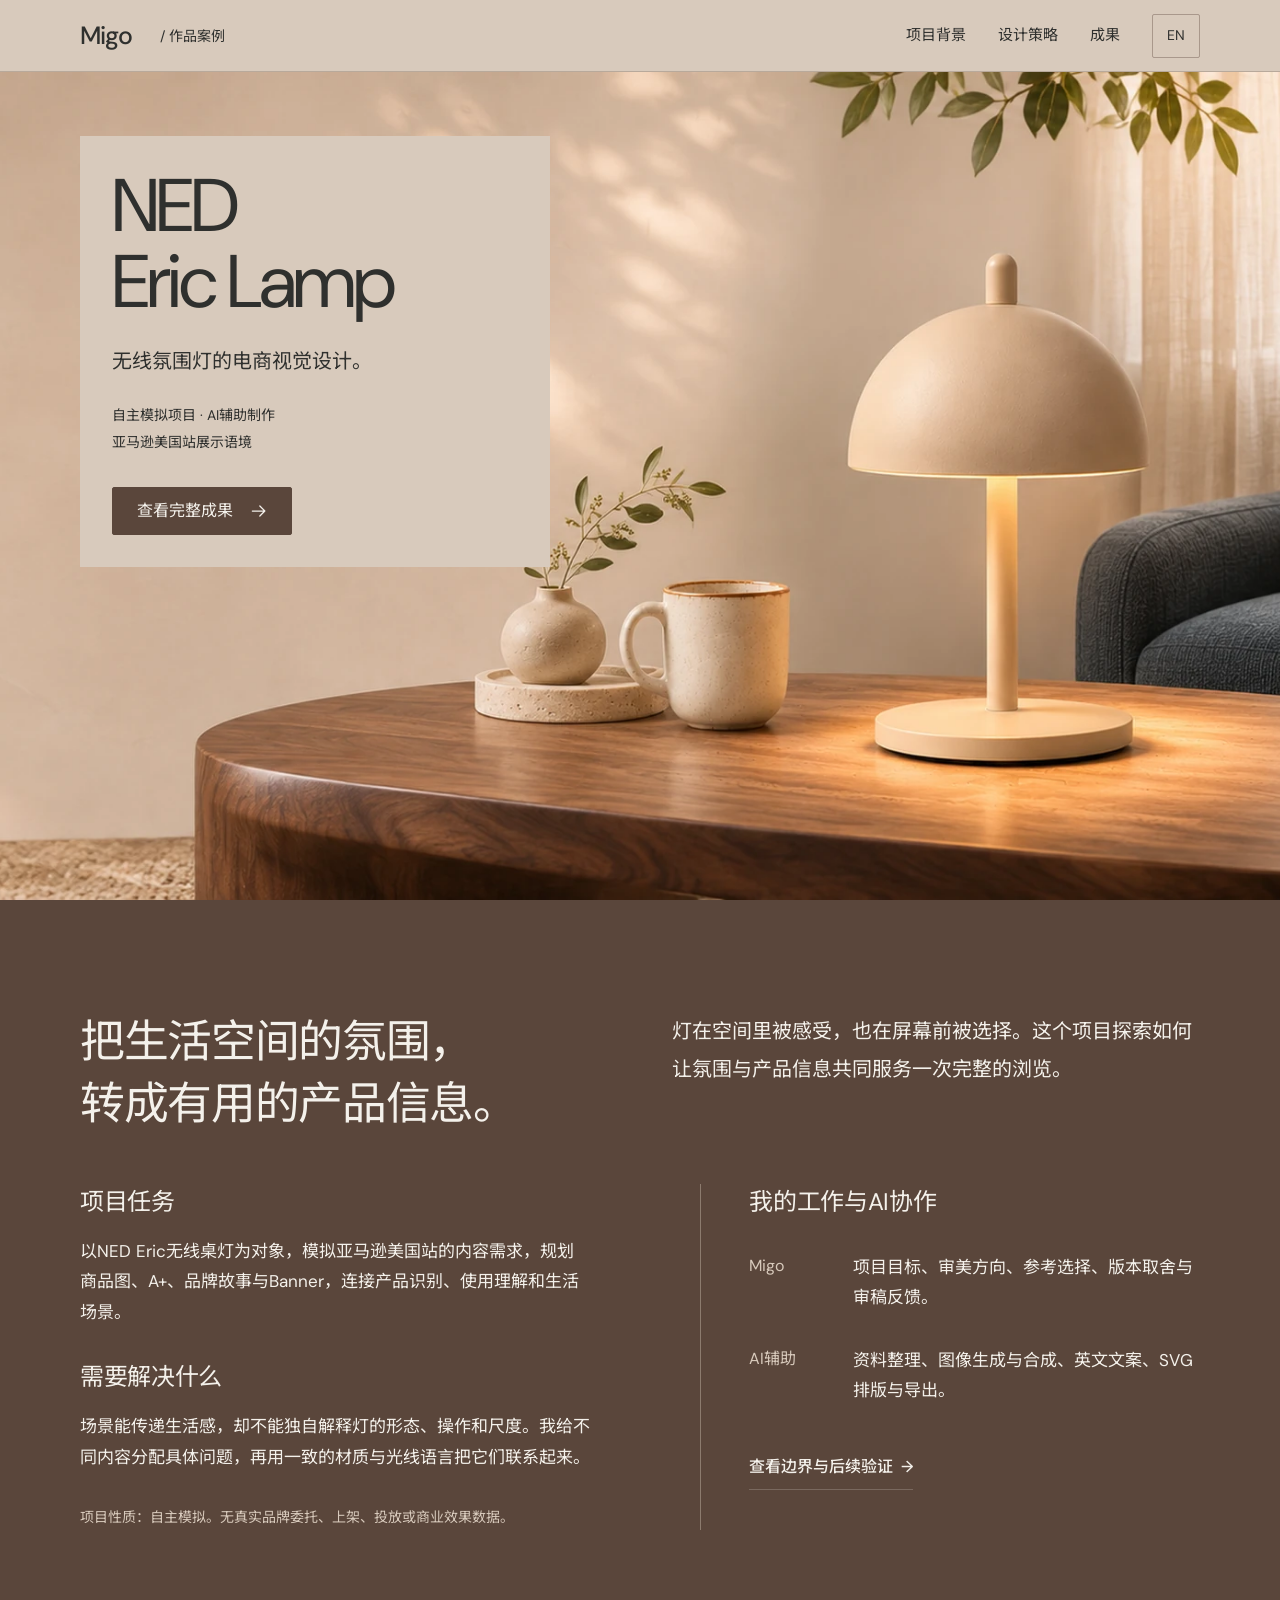
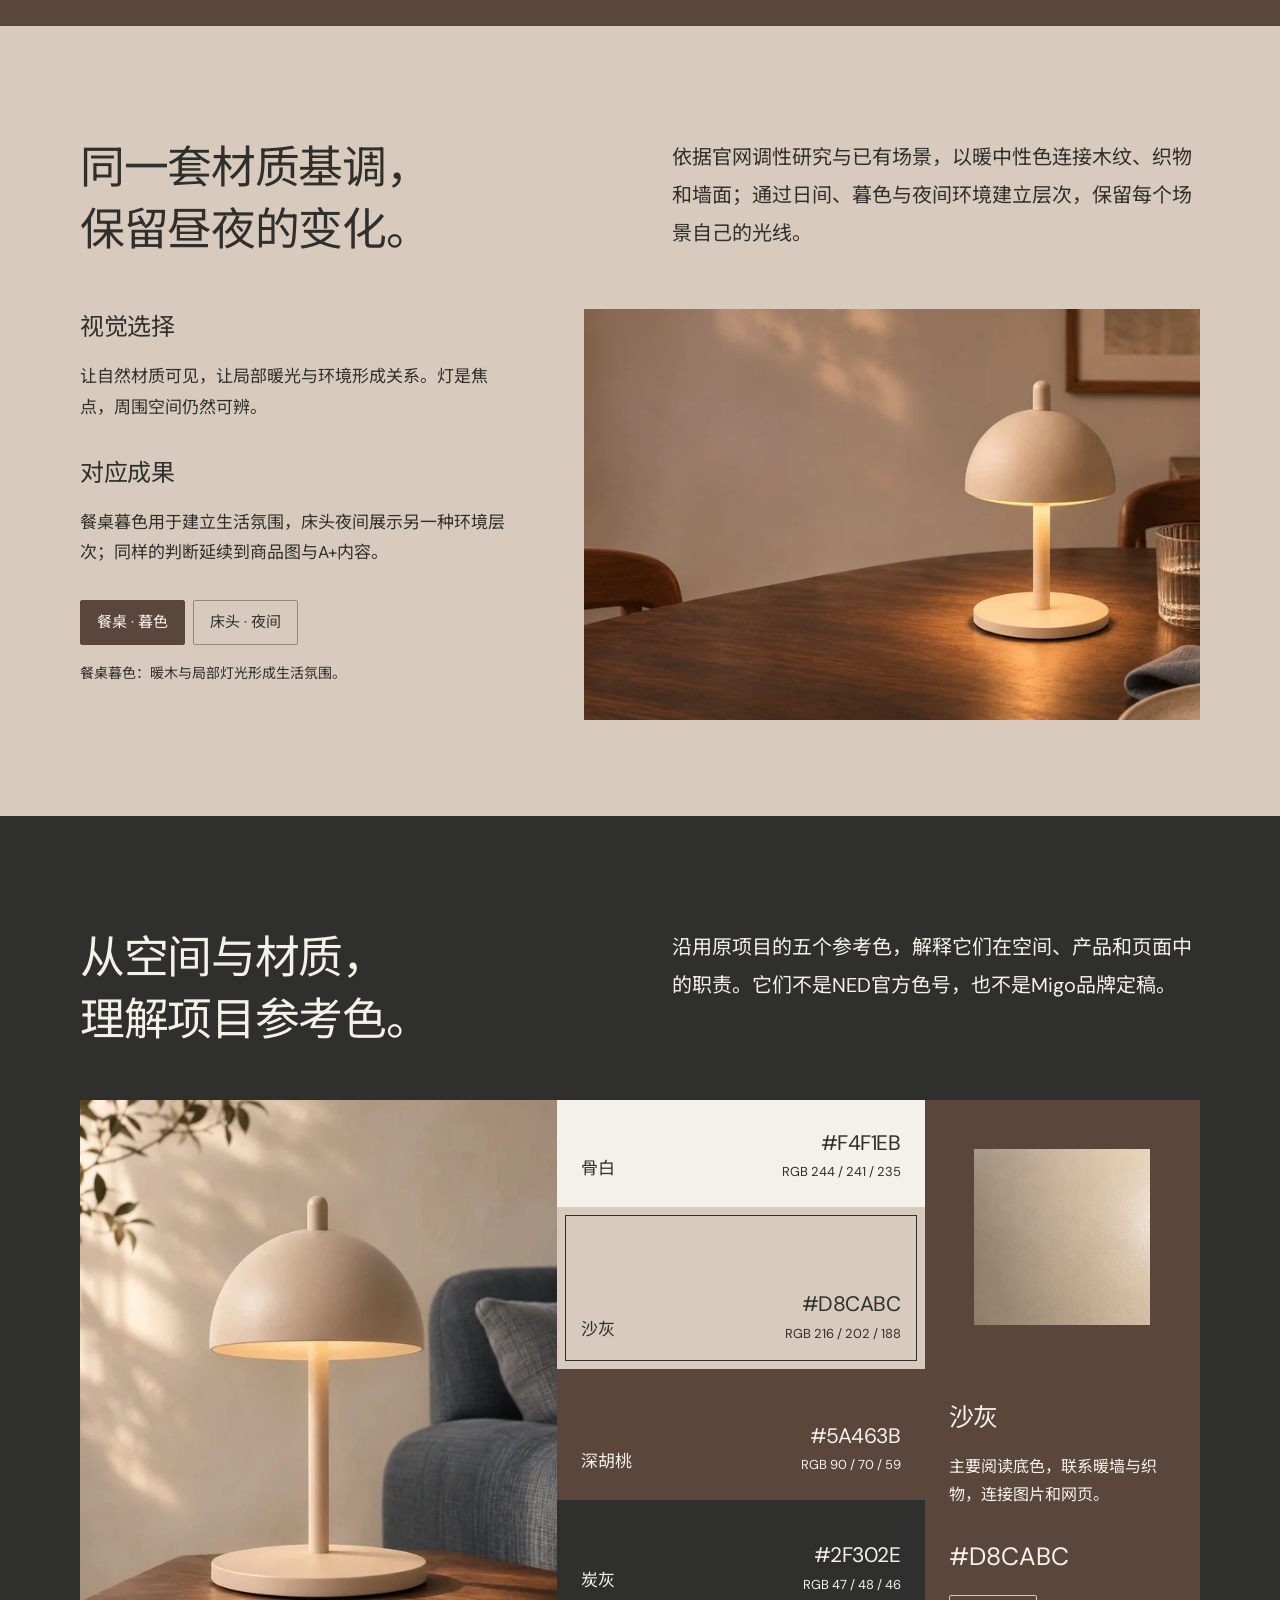
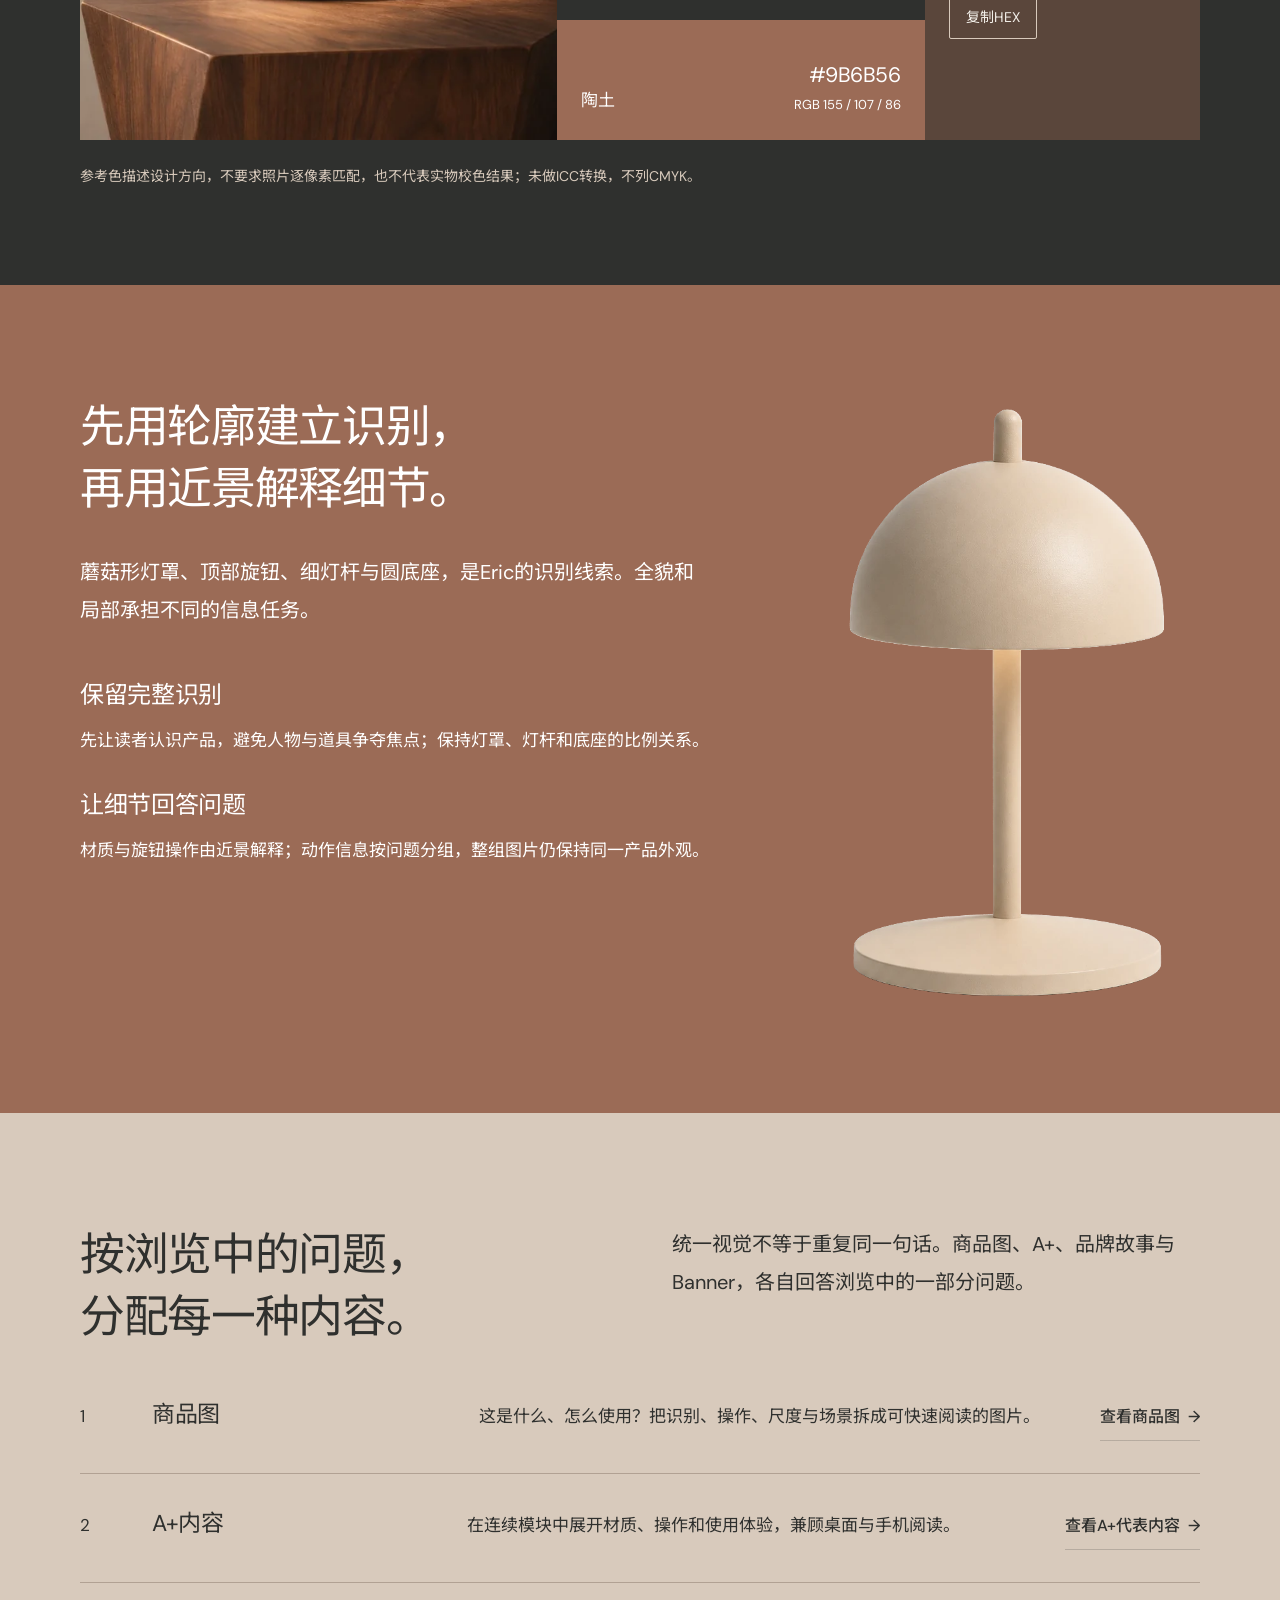
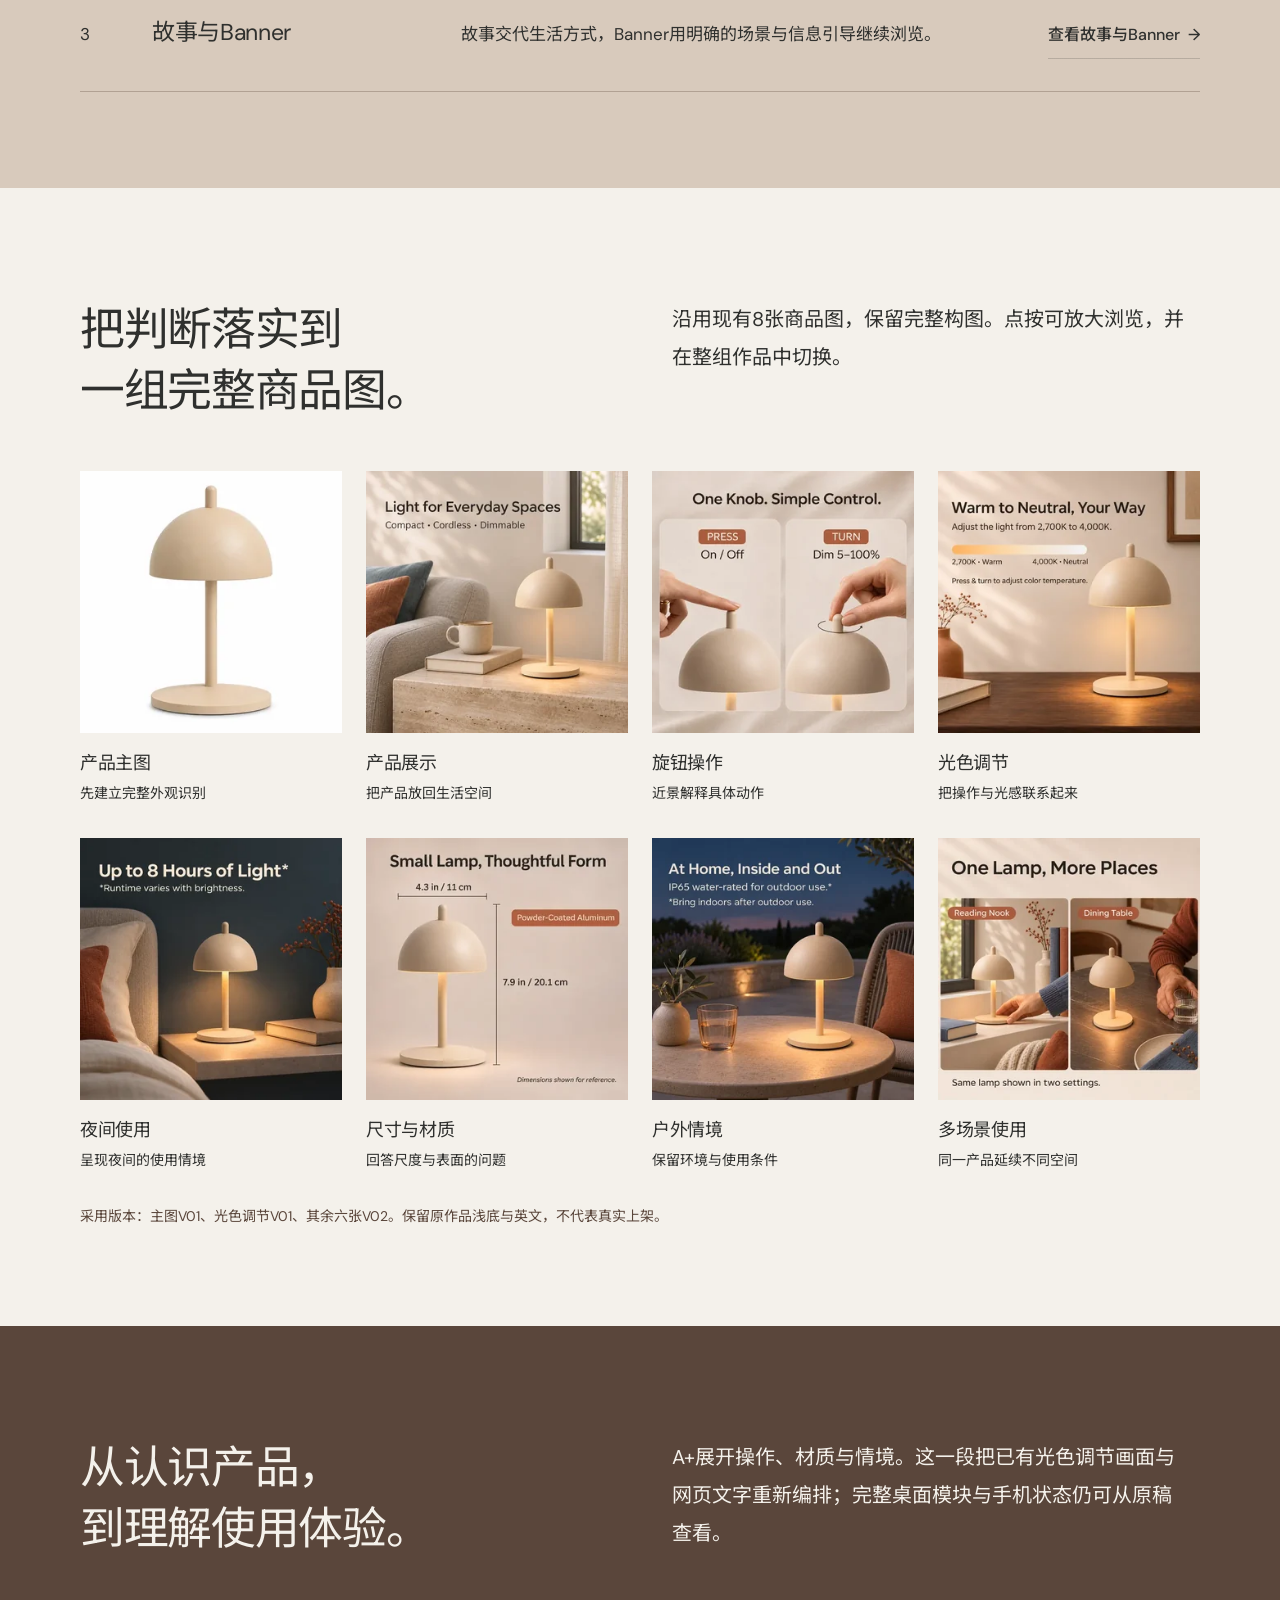
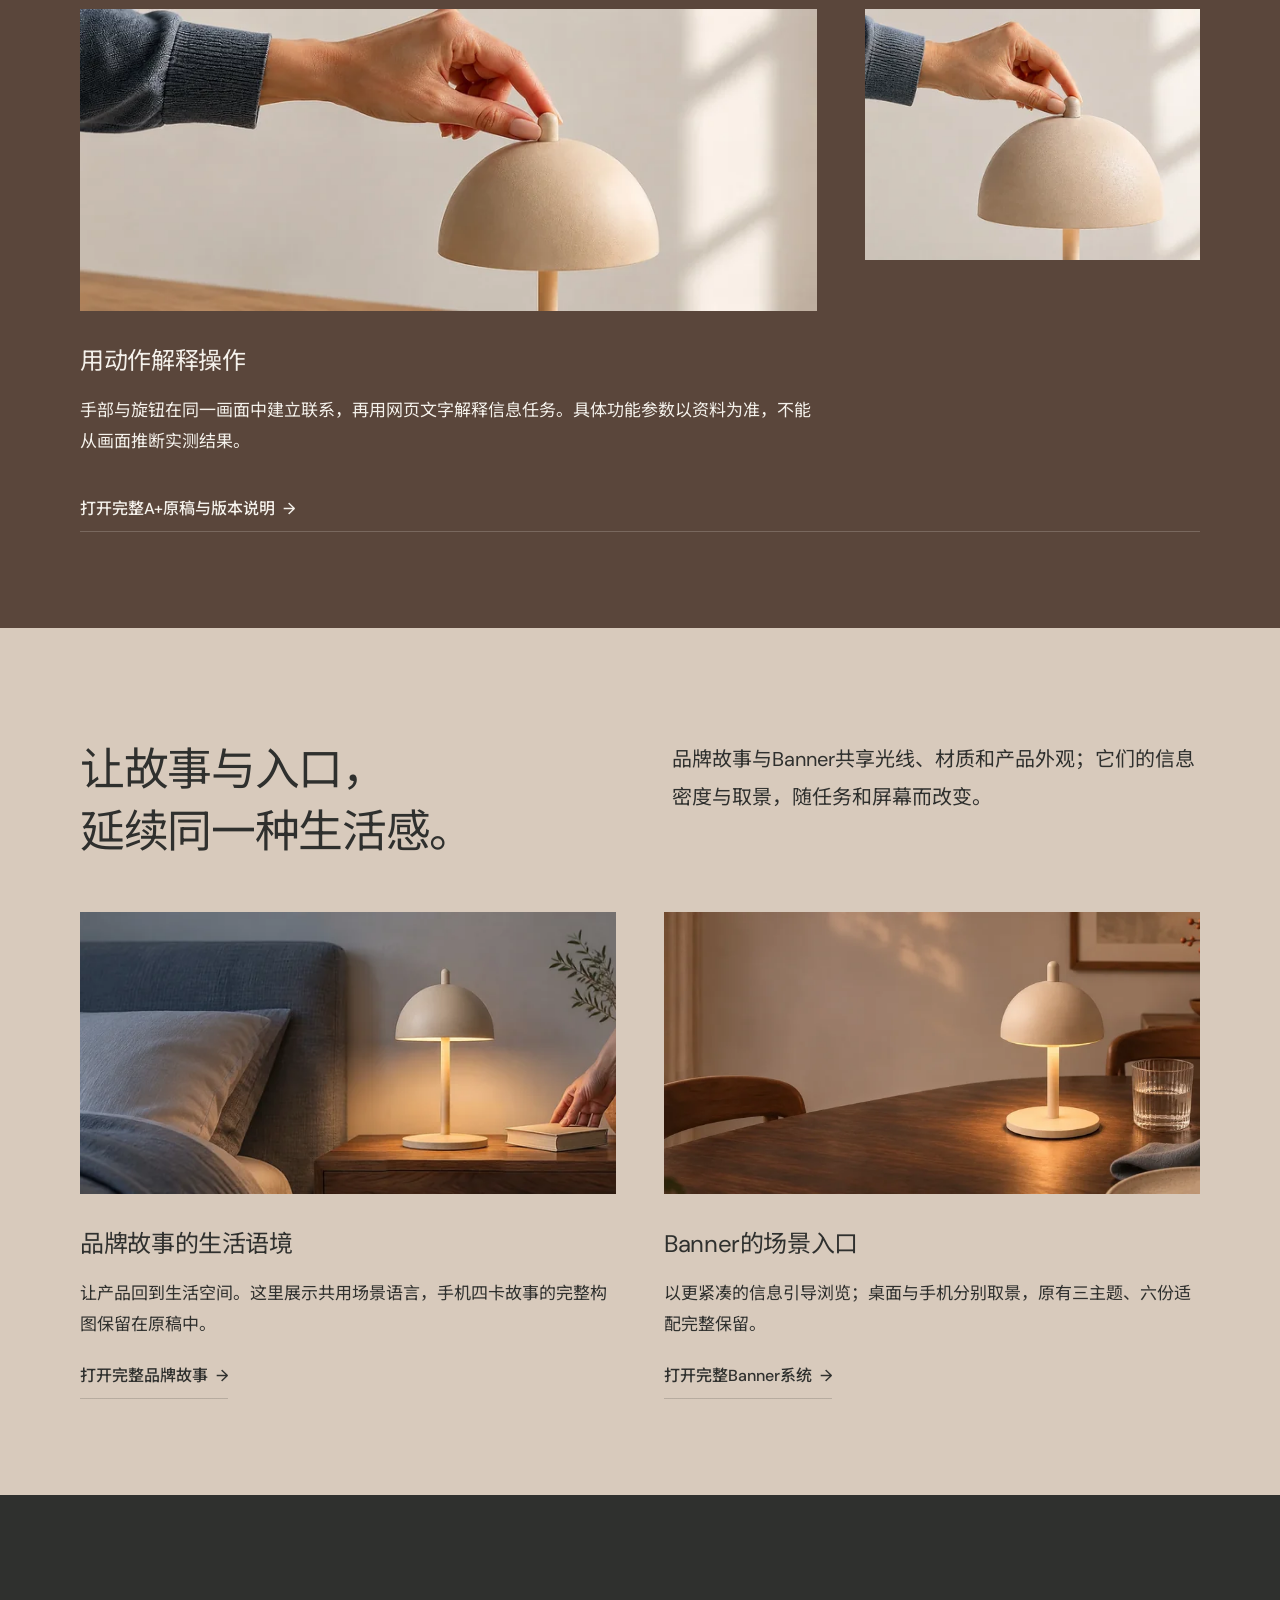
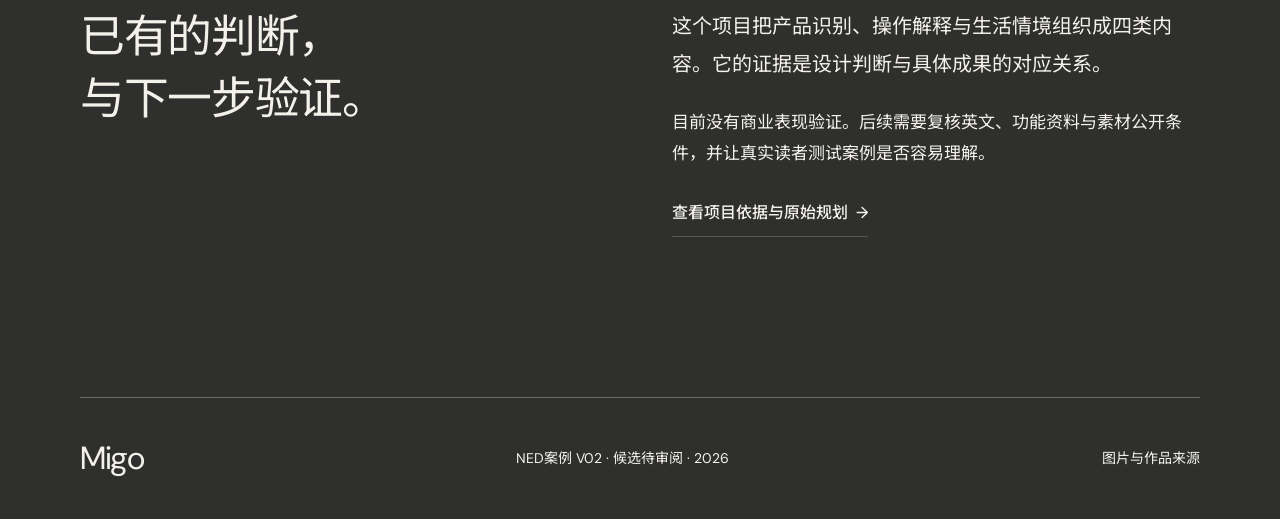
<file: UI设计/NED网页展示/V02/index.html>
<!doctype html>
<html lang="zh-CN" data-type="service" data-radius="sharp" data-buttons="solid" data-motion>
<head>
<meta charset="utf-8"><meta name="viewport" content="width=device-width, initial-scale=1, viewport-fit=cover">
<meta name="robots" content="noindex,nofollow"><meta name="page-kind" content="service"><meta name="page-type" content="service"><meta name="site-kind" content="other">
<title>NED Eric Lamp｜Migo电商视觉案例 V02</title>
<meta name="description" content="Migo以NED Eric无线桌灯为对象的自主电商视觉练习：项目背景、设计策略、参考色与完整成果入口。">
<meta name="theme-color" content="#D8CABC"><meta property="og:title" content="NED Eric Lamp · Migo"><meta property="og:description" content="从生活空间出发，组织产品识别与购买信息。"><meta property="og:type" content="website"><meta property="og:image" content="assets/图片/封面_原场景裁切.webp"><meta name="twitter:card" content="summary_large_image">
<link rel="icon" href="data:image/svg+xml,%3Csvg xmlns='http://www.w3.org/2000/svg' viewBox='0 0 32 32'%3E%3Crect width='32' height='32' fill='%235A463B'/%3E%3Ctext x='16' y='23' text-anchor='middle' fill='%23F4F1EB' font-family='sans-serif' font-size='24'%3EM%3C/text%3E%3C/svg%3E">
<!-- 无正式域名，不虚构canonical；图标为审阅文件的文字缩写。 -->
<link rel="stylesheet" href="assets/system.css"><link rel="stylesheet" href="assets/ui/cards.css"><link rel="stylesheet" href="assets/motion/motion.css"><link rel="stylesheet" href="assets/layout/layout.css"><link rel="stylesheet" href="制作资料/页面样式.css">
<script>document.documentElement.classList.add('m-enter');setTimeout(()=>document.documentElement.classList.add('m-enter-done'),700)</script>
<script>document.documentElement.classList.add('mo-js');setTimeout(()=>document.documentElement.classList.add('mo-safe'),2500)</script>
</head><body>
<!-- taste: service; hero photo; picture-develops; pinned NED palette. Actual checks and deviations are recorded. -->
<header class="nav"><div class="wrap nav__bar"><a class="skip-link" href="#top" data-en="Skip to content">跳到正文</a><a class="nav__logo" href="#top" aria-label="Migo，回到案例开头">Migo<span class="nav-context" data-en=" / Selected work"> / 作品案例</span></a><nav class="case-nav" aria-label="案例导航"><a href="#background" data-en="Context">项目背景</a><a href="#strategy" data-en="Approach">设计策略</a><a href="#outcomes" data-en="Outcomes">成果</a></nav><button class="language" type="button" id="language" aria-label="Switch to English draft">EN</button></div></header>
<main id="top">
<section class="hero hero--photo" id="opening" data-enter aria-labelledby="hero-h">
 <img class="hero__bg" src="assets/图片/封面_原场景裁切.webp" alt="沙色Eric台灯置于木桌，暖墙、绿植与织物构成客厅场景。" width="1600" height="900" fetchpriority="high" data-source="AIGC/NED/V04/封面_原场景裁切.png" data-subject="NED Eric客厅场景" srcset="assets/响应式/400/封面_原场景裁切.webp 400w, assets/响应式/800/封面_原场景裁切.webp 800w, assets/图片/封面_原场景裁切.webp 1600w" sizes="(max-width:639px) 600px, 100vw">
 <div class="wrap"><div class="hero-text"><h1 id="hero-h">NED<br> Eric Lamp</h1><p class="hero__lead" data-en="E-commerce visuals for a cordless table lamp.">无线氛围灯的电商视觉设计。</p><p class="hero-caption" data-en="A self-initiated project with AI-assisted production. A simulated Amazon US context.">自主模拟项目 · AI辅助制作<br>亚马逊美国站展示语境</p><div class="btn-row"><a class="btn btn--primary" href="#outcomes"><span data-en="View all outcomes">查看完整成果</span><svg class="m-arrow" viewBox="0 0 24 24" aria-hidden="true"><path d="M4 12h15m-6-6 6 6-6 6" fill="none" stroke="currentColor" stroke-width="1.5"/></svg></a></div></div></div>
</section>
<section class="section context ground-inverse" id="background" aria-labelledby="background-h"><div class="wrap">
 <div class="section-head"><h2 id="background-h" data-en="Turning a living-space mood into useful product information.">把生活空间的氛围，<br>转成有用的产品信息。</h2><p class="lead" data-en="A lamp is experienced in a room, but chosen through a screen. This project explores how to make both its character and its use understandable.">灯在空间里被感受，也在屏幕前被选择。这个项目探索如何让氛围与产品信息共同服务一次完整的浏览。</p></div>
 <div class="context-grid"><div class="context-copy"><h3 data-en="The brief">项目任务</h3><p data-en="Using NED's Eric cordless lamp as the subject, I set a simulated Amazon US brief covering listing images, A+ content, a brand story and banners. The aim was to connect product recognition, use and living-space context.">以NED Eric无线桌灯为对象，模拟亚马逊美国站的内容需求，规划商品图、A+、品牌故事与Banner，连接产品识别、使用理解和生活场景。</p><h3 data-en="The design question">需要解决什么</h3><p data-en="An atmospheric scene conveys how a space feels. It does not, by itself, explain the lamp's shape, controls or scale. I gave each type of content a specific question to answer, while keeping its material and light language consistent.">场景能传递生活感，却不能独自解释灯的形态、操作和尺度。我给不同内容分配具体问题，再用一致的材质与光线语言把它们联系起来。</p><p class="project-boundary" data-en="Self-initiated simulation. No brand commission, live listing, campaign or measured commercial results.">项目性质：自主模拟。无真实品牌委托、上架、投放或商业效果数据。</p></div>
 <div class="role-panel"><h3 data-en="My role & AI collaboration">我的工作与AI协作</h3><dl class="role-list"><div><dt>Migo</dt><dd data-en="Project goals, visual direction, reference selection, version decisions and review.">项目目标、审美方向、参考选择、版本取舍与审稿反馈。</dd></div><div><dt data-en="AI assistance">AI辅助</dt><dd data-en="Research, image generation and compositing, English copy, SVG layout and exports.">资料整理、图像生成与合成、英文文案、SVG排版与导出。</dd></div></dl><a class="link" href="#reflection" data-en="Read the limits and next checks">查看边界与后续验证</a></div></div>
</div></section>
<section class="section approach" id="strategy" aria-labelledby="strategy-h"><div class="wrap">
 <div class="section-head"><h2 id="strategy-h" data-en="A shared palette. Different moments of light.">同一套材质基调，<br>保留昼夜的变化。</h2><p class="lead" data-en="The existing visual research informed the warm neutrals. Daylight, dusk and cooler night surroundings give the lamp context, rather than one orange filter across every image.">依据官网调性研究与已有场景，以暖中性色连接木纹、织物和墙面；通过日间、暮色与夜间环境建立层次，保留每个场景自己的光线。</p></div>
 <div class="approach-grid"><div class="approach-copy"><h3 data-en="The visual decision">视觉选择</h3><p data-en="Keep natural surfaces visible. Let the local pool of warm light contrast with the room, so that the lamp remains the focal point without flattening the whole scene.">让自然材质可见，让局部暖光与环境形成关系。灯是焦点，周围空间仍然可辨。</p><h3 data-en="Where it appears">对应成果</h3><p data-en="Dining scenes establish the mood; bedside scenes show the lamp within a different light environment. This contrast carries through the listing images and A+ content.">餐桌暮色用于建立生活氛围，床头夜间展示另一种环境层次；同样的判断延续到商品图与A+内容。</p><div class="scene-controls" role="group" aria-label="切换项目场景"><button class="scene-btn" type="button" data-light-scene="dusk" aria-pressed="true" data-en="Dining · dusk">餐桌 · 暮色</button><button class="scene-btn" type="button" data-light-scene="night" aria-pressed="false" data-en="Bedside · night">床头 · 夜间</button></div><p class="small scene-note" id="scene-note" aria-live="polite" data-en="Dining at dusk: warm wood and a local pool of light.">餐桌暮色：暖木与局部灯光形成生活氛围。</p></div><figure class="scene-frame" data-moment="picture-develops" data-moment-opts='{"look":"film","duration":1600}'><img id="scene-image" src="assets/图片/策略_餐桌暮色.webp" alt="暮色中的Eric台灯置于餐桌，暖光照亮木纹和玻璃杯。" width="830" height="460" loading="lazy" data-source="AIGC/NED/V04/策略_餐桌暮色.png" data-subject="餐桌暮色证据" srcset="assets/响应式/400/策略_餐桌暮色.webp 400w, assets/响应式/800/策略_餐桌暮色.webp 800w, assets/图片/策略_餐桌暮色.webp 830w" sizes="(max-width:639px) calc((100vw - 48px) * 1.44348), (max-width:1023px) calc((100vw - 80px) * 1.01495), calc(56vw * 1.2029)"></figure></div>
</div></section>
<section class="section palette-section ground-inverse" id="palette" aria-labelledby="palette-h"><div class="wrap">
 <div class="section-head"><h2 id="palette-h" data-en="Color follows the space and its materials.">从空间与材质，<br>理解项目参考色。</h2><p class="lead" data-en="Five colors from the existing project direction connect the page with the work. They are neither NED's official color specification nor Migo's final identity.">沿用原项目的五个参考色，解释它们在空间、产品和页面中的职责。它们不是NED官方色号，也不是Migo品牌定稿。</p></div>
 <div class="color-board"><figure class="color-photo"><img src="assets/图片/品牌生活.webp" alt="Eric台灯、暖墙、木桌与深灰沙发的材料组合。" width="1122" height="1402" loading="lazy" data-source="AIGC/NED/品牌故事/B02_审美与造型.jpg" data-subject="项目材料与场景" srcset="assets/响应式/400/品牌生活.webp 320w, assets/响应式/800/品牌生活.webp 640w, assets/图片/品牌生活.webp 1122w" sizes="(max-width:639px) calc(100vw - 48px), (max-width:1023px) calc(100vw - 80px), 50vw"></figure><div class="swatch-stack" aria-label="五个项目参考色，选择查看用途"><button type="button" class="swatch bone" data-color="骨白" data-name-en="Bone" data-hex="#F4F1EB" data-role="产品浅色与少量明亮区域，留住灯具的轻盈感。" data-role-en="Light product surfaces and a few bright areas keep the lamp visually light." aria-pressed="false"><span class="swatch-name" data-en="Bone">骨白</span><span class="color-values"><b>#F4F1EB</b><span>RGB 244 / 241 / 235</span></span></button>
<button type="button" class="swatch sand" data-color="沙灰" data-name-en="Sand" data-hex="#D8CABC" data-role="主要阅读底色，联系暖墙与织物，连接图片和网页。" data-role-en="The main reading ground connects warm walls, fabrics and the web page." aria-pressed="true"><span class="swatch-name" data-en="Sand">沙灰</span><span class="color-values"><b>#D8CABC</b><span>RGB 216 / 202 / 188</span></span></button>
<button type="button" class="swatch walnut" data-color="深胡桃" data-name-en="Walnut" data-hex="#5A463B" data-role="联系木质家具，承担背景介绍与色谱的深色阅读区域。" data-role-en="A connection to wooden furniture, used for deeper context and palette regions." aria-pressed="false"><span class="swatch-name" data-en="Walnut">深胡桃</span><span class="color-values"><b>#5A463B</b><span>RGB 90 / 70 / 59</span></span></button>
<button type="button" class="swatch charcoal" data-color="炭灰" data-name-en="Charcoal" data-hex="#2F302E" data-role="支撑文字与夜间层次，形成稳定的视觉结构。" data-role-en="Reading text and darker night regions provide structure and contrast." aria-pressed="false"><span class="swatch-name" data-en="Charcoal">炭灰</span><span class="color-values"><b>#2F302E</b><span>RGB 47 / 48 / 46</span></span></button>
<button type="button" class="swatch terracotta" data-color="陶土" data-name-en="Terracotta" data-hex="#9B6B56" data-role="作为局部暖色，与材质和光感呼应，不代表实测灯光颜色。" data-role-en="A local warm field relating to material and light, not a measured light color." aria-pressed="false"><span class="swatch-name" data-en="Terracotta">陶土</span><span class="color-values"><b>#9B6B56</b><span>RGB 155 / 107 / 86</span></span></button></div><div class="material-column"><figure class="finish-photo"><img src="assets/图片/材质特写.webp" alt="原项目中的沙色灯罩表面细节。" width="176" height="176" loading="lazy" data-source="AIGC/NED/V04/策略_灯罩细节.png" data-subject="灯罩材质原图"></figure><div class="color-detail" aria-live="polite"><h3 id="color-name">沙灰</h3><p id="color-role">主要阅读底色，联系暖墙与织物，连接图片和网页。</p><p id="color-number" class="color-number">#D8CABC</p><button class="copy-color" type="button" id="copy-color" data-en="Copy HEX">复制HEX</button><p class="small" id="copy-status" role="status"></p></div></div></div>
 <p class="palette-footnote" data-en="Reference HEX values describe the design direction, not exact photo pixels or measured product finishes. No unverified CMYK conversions.">参考色描述设计方向，不要求照片逐像素匹配，也不代表实物校色结果；未做ICC转换，不列CMYK。</p>
</div></section>
<section class="section recognition" id="recognition" aria-labelledby="recognition-h"><div class="wrap recognition-grid">
 <div class="recognition-copy"><h2 id="recognition-h" data-en="Show the form first. Explain the detail next.">先用轮廓建立识别，<br>再用近景解释细节。</h2><p class="lead" data-en="Eric's domed shade, top knob, slender stem and round base are the visual anchors. The whole product and the close-up do different jobs.">蘑菇形灯罩、顶部旋钮、细灯杆与圆底座，是Eric的识别线索。全貌和局部承担不同的信息任务。</p><div class="decision-pair"><div><h3 data-en="Keep the product recognizable">保留完整识别</h3><p data-en="Use the whole silhouette for recognition. Keep people and props secondary, and protect the proportion of the shade and base.">先让读者认识产品，避免人物与道具争夺焦点；保持灯罩、灯杆和底座的比例关系。</p></div><div><h3 data-en="Give each detail a question">让细节回答问题</h3><p data-en="Use close views for the finish and controls. Group instructions by action while keeping the product shape consistent across the image set.">材质与旋钮操作由近景解释；动作信息按问题分组，整组图片仍保持同一产品外观。</p></div></div></div>
 <figure class="product-stage"><img src="assets/图片/策略_产品透明抠图.webp" alt="Eric台灯完整外形：顶部旋钮、半球灯罩、细灯杆与圆形底座。" width="555" height="980" loading="lazy" data-source="AIGC/NED/V04/策略_产品透明抠图.png" data-subject="Eric产品轮廓" srcset="assets/响应式/400/策略_产品透明抠图.webp 227w, assets/响应式/800/策略_产品透明抠图.webp 453w, assets/图片/策略_产品透明抠图.webp 555w" sizes="(max-width:639px) calc(100vw - 48px), (max-width:1023px) calc(100vw - 80px), 50vw"></figure>
</div></section>
<section class="section content-map" id="content-system" aria-labelledby="content-h"><div class="wrap">
 <div class="section-head"><h2 id="content-h" data-en="Give every format a specific job.">按浏览中的问题，<br>分配每一种内容。</h2><p class="lead" data-en="A shared material language does not mean repeating one message. Listing images, A+, the brand story and banners each answer a different part of the journey.">统一视觉不等于重复同一句话。商品图、A+、品牌故事与Banner，各自回答浏览中的一部分问题。</p></div>
 <ol class="content-rows"><li><span class="content-number">1</span><h3 data-en="Recognize the product">商品图</h3><p data-en="What is it? How do I use it? Separate recognition, controls, scale and settings into readable images.">这是什么、怎么使用？把识别、操作、尺度与场景拆成可快速阅读的图片。</p><a class="link" href="#outcomes" data-en="View listing images">查看商品图</a></li><li><span class="content-number">2</span><h3 data-en="Understand the experience">A+内容</h3><p data-en="Explore the finish, controls and living-space use through related modules and mobile adaptations.">在连续模块中展开材质、操作和使用体验，兼顾桌面与手机阅读。</p><a class="link" href="#extended" data-en="View A+ example">查看A+代表内容</a></li><li><span class="content-number">3</span><h3 data-en="Understand the context">故事与Banner</h3><p data-en="Give the brand a living-space context, then use a clear scene-led entry to direct further browsing.">故事交代生活方式，Banner用明确的场景与信息引导继续浏览。</p><a class="link" href="#story-banner" data-en="View story and banners">查看故事与Banner</a></li></ol>
</div></section>
<section class="section outcomes" id="outcomes" aria-labelledby="outcomes-h"><div class="wrap">
 <div class="section-head"><h2 id="outcomes-h" data-en="The listing image set.">把判断落实到<br>一组完整商品图。</h2><p class="lead" data-en="Eight existing images, shown uncropped. Open an image to inspect its original composition and move through the set.">沿用现有8张商品图，保留完整构图。点按可放大浏览，并在整组作品中切换。</p></div>
 <div class="gallery-grid" id="gallery"><article class="gallery-item"><a class="gallery-link m-zoom" href="assets/图片/00_主图_近白底_V01.webp" data-title="产品主图" data-title-en="Main image" aria-label="放大查看产品主图"><img src="assets/缩略图/00_主图_近白底_V01.webp" alt="产品主图：NED Eric原商品图，完整构图与原英文保留。" width="640" height="640" loading="lazy" data-source="AIGC/NED/商品图/00_主图_近白底_V01.webp" data-subject="产品主图" srcset="assets/响应式/缩略320/00_主图_近白底_V01.webp 320w, assets/缩略图/00_主图_近白底_V01.webp 640w" sizes="(max-width:639px) calc((100vw - 60px)/2), (max-width:1023px) calc((100vw - 104px)/2), (max-width:1200px) calc((100vw - 168px)/4), (max-width:1440px) calc((100vw - 232px)/4), 302px"></a><h3 data-en="Main image">产品主图</h3><p data-en="Establish the product shape">先建立完整外观识别</p></article>
<article class="gallery-item"><a class="gallery-link m-zoom" href="assets/图片/01_产品展示_V02.webp" data-title="产品展示" data-title-en="Product view" aria-label="放大查看产品展示"><img src="assets/缩略图/01_产品展示_V02.webp" alt="产品展示：NED Eric原商品图，完整构图与原英文保留。" width="640" height="640" loading="lazy" data-source="AIGC/NED/商品图/01_产品展示_V02.webp" data-subject="产品展示" srcset="assets/响应式/缩略320/01_产品展示_V02.webp 320w, assets/缩略图/01_产品展示_V02.webp 640w" sizes="(max-width:639px) calc((100vw - 60px)/2), (max-width:1023px) calc((100vw - 104px)/2), (max-width:1200px) calc((100vw - 168px)/4), (max-width:1440px) calc((100vw - 232px)/4), 302px"></a><h3 data-en="Product view">产品展示</h3><p data-en="Place the product within a room">把产品放回生活空间</p></article>
<article class="gallery-item"><a class="gallery-link m-zoom" href="assets/图片/02_旋钮操作_V02.webp" data-title="旋钮操作" data-title-en="Knob controls" aria-label="放大查看旋钮操作"><img src="assets/缩略图/02_旋钮操作_V02.webp" alt="旋钮操作：NED Eric原商品图，完整构图与原英文保留。" width="640" height="640" loading="lazy" data-source="AIGC/NED/商品图/02_旋钮操作_V02.webp" data-subject="旋钮操作" srcset="assets/响应式/缩略320/02_旋钮操作_V02.webp 320w, assets/缩略图/02_旋钮操作_V02.webp 640w" sizes="(max-width:639px) calc((100vw - 60px)/2), (max-width:1023px) calc((100vw - 104px)/2), (max-width:1200px) calc((100vw - 168px)/4), (max-width:1440px) calc((100vw - 232px)/4), 302px"></a><h3 data-en="Knob controls">旋钮操作</h3><p data-en="Explain the control action">近景解释具体动作</p></article>
<article class="gallery-item"><a class="gallery-link m-zoom" href="assets/图片/03_光色调节_V01.webp" data-title="光色调节" data-title-en="Light adjustment" aria-label="放大查看光色调节"><img src="assets/缩略图/03_光色调节_V01.webp" alt="光色调节：NED Eric原商品图，完整构图与原英文保留。" width="640" height="640" loading="lazy" data-source="AIGC/NED/商品图/03_光色调节_V01.webp" data-subject="光色调节" srcset="assets/响应式/缩略320/03_光色调节_V01.webp 320w, assets/缩略图/03_光色调节_V01.webp 640w" sizes="(max-width:639px) calc((100vw - 60px)/2), (max-width:1023px) calc((100vw - 104px)/2), (max-width:1200px) calc((100vw - 168px)/4), (max-width:1440px) calc((100vw - 232px)/4), 302px"></a><h3 data-en="Light adjustment">光色调节</h3><p data-en="Connect the action with light">把操作与光感联系起来</p></article>
<article class="gallery-item"><a class="gallery-link m-zoom" href="assets/图片/04_夜间无线续航_V02.webp" data-title="夜间使用" data-title-en="Night-time use" aria-label="放大查看夜间使用"><img src="assets/缩略图/04_夜间无线续航_V02.webp" alt="夜间使用：NED Eric原商品图，完整构图与原英文保留。" width="640" height="640" loading="lazy" data-source="AIGC/NED/商品图/04_夜间无线续航_V02.webp" data-subject="夜间使用" srcset="assets/响应式/缩略320/04_夜间无线续航_V02.webp 320w, assets/缩略图/04_夜间无线续航_V02.webp 640w" sizes="(max-width:639px) calc((100vw - 60px)/2), (max-width:1023px) calc((100vw - 104px)/2), (max-width:1200px) calc((100vw - 168px)/4), (max-width:1440px) calc((100vw - 232px)/4), 302px"></a><h3 data-en="Night-time use">夜间使用</h3><p data-en="Show a night-time setting">呈现夜间的使用情境</p></article>
<article class="gallery-item"><a class="gallery-link m-zoom" href="assets/图片/05_尺寸材质_V02.webp" data-title="尺寸与材质" data-title-en="Scale and finish" aria-label="放大查看尺寸与材质"><img src="assets/缩略图/05_尺寸材质_V02.webp" alt="尺寸与材质：NED Eric原商品图，完整构图与原英文保留。" width="640" height="640" loading="lazy" data-source="AIGC/NED/商品图/05_尺寸材质_V02.webp" data-subject="尺寸与材质" srcset="assets/响应式/缩略320/05_尺寸材质_V02.webp 320w, assets/缩略图/05_尺寸材质_V02.webp 640w" sizes="(max-width:639px) calc((100vw - 60px)/2), (max-width:1023px) calc((100vw - 104px)/2), (max-width:1200px) calc((100vw - 168px)/4), (max-width:1440px) calc((100vw - 232px)/4), 302px"></a><h3 data-en="Scale and finish">尺寸与材质</h3><p data-en="Explain scale and surface">回答尺度与表面的问题</p></article>
<article class="gallery-item"><a class="gallery-link m-zoom" href="assets/图片/06_户外使用_V02.webp" data-title="户外情境" data-title-en="Outdoor setting" aria-label="放大查看户外情境"><img src="assets/缩略图/06_户外使用_V02.webp" alt="户外情境：NED Eric原商品图，完整构图与原英文保留。" width="640" height="640" loading="lazy" data-source="AIGC/NED/商品图/06_户外使用_V02.webp" data-subject="户外情境" srcset="assets/响应式/缩略320/06_户外使用_V02.webp 320w, assets/缩略图/06_户外使用_V02.webp 640w" sizes="(max-width:639px) calc((100vw - 60px)/2), (max-width:1023px) calc((100vw - 104px)/2), (max-width:1200px) calc((100vw - 168px)/4), (max-width:1440px) calc((100vw - 232px)/4), 302px"></a><h3 data-en="Outdoor setting">户外情境</h3><p data-en="Keep the setting understandable">保留环境与使用条件</p></article>
<article class="gallery-item"><a class="gallery-link m-zoom" href="assets/图片/07_多场景使用_V02.webp" data-title="多场景使用" data-title-en="Different settings" aria-label="放大查看多场景使用"><img src="assets/缩略图/07_多场景使用_V02.webp" alt="多场景使用：NED Eric原商品图，完整构图与原英文保留。" width="640" height="640" loading="lazy" data-source="AIGC/NED/商品图/07_多场景使用_V02.webp" data-subject="多场景使用" srcset="assets/响应式/缩略320/07_多场景使用_V02.webp 320w, assets/缩略图/07_多场景使用_V02.webp 640w" sizes="(max-width:639px) calc((100vw - 60px)/2), (max-width:1023px) calc((100vw - 104px)/2), (max-width:1200px) calc((100vw - 168px)/4), (max-width:1440px) calc((100vw - 232px)/4), 302px"></a><h3 data-en="Different settings">多场景使用</h3><p data-en="One product in different spaces">同一产品延续不同空间</p></article></div><p class="small" data-en="Artwork versions: main image V01, light-color image V01, six remaining images V02. These are existing project outputs, not a live Amazon listing.">采用版本：主图V01、光色调节V01、其余六张V02。保留原作品浅底与英文，不代表真实上架。</p>
</div></section>
<section class="section extended ground-inverse" id="extended" aria-labelledby="extended-h"><div class="wrap">
 <div class="section-head"><h2 id="extended-h" data-en="A+ expands the use of light.">从认识产品，<br>到理解使用体验。</h2><p class="lead" data-en="A+ expands controls, finish and settings. This excerpt pairs existing light-adjustment visuals with live web text; the full desktop and mobile set remains at its source.">A+展开操作、材质与情境。这一段把已有光色调节画面与网页文字重新编排；完整桌面模块与手机状态仍可从原稿查看。</p></div>
 <div class="aplus-grid"><div class="aplus-main"><img src="assets/图片/A加操作.webp" alt="高级A+光色调节原场景，展示手部与顶部旋钮。" width="1600" height="656" loading="lazy" data-source="AIGC/NED/A+/P03C_PC.jpg" data-subject="高级A+操作场景" srcset="assets/响应式/400/A加操作.webp 400w, assets/响应式/800/A加操作.webp 800w, assets/图片/A加操作.webp 1600w" sizes="(max-width:639px) calc(100vw - 48px), (max-width:1023px) calc(100vw - 80px), 50vw"><h3 data-en="Make an action understandable">用动作解释操作</h3><p data-en="Bring the hand and knob into the same visual, then use live text to explain the information task. Product specifications still rely on documented sources, not measurements from this image.">手部与旋钮在同一画面中建立联系，再用网页文字解释信息任务。具体功能参数以资料为准，不能从画面推断实测结果。</p></div><figure class="aplus-phone"><img src="assets/图片/A加手机.webp" alt="同一光色调节场景的手机适配原图。" width="1440" height="1080" loading="lazy" data-source="AIGC/NED/A+/P03C_Mobile.jpg" data-subject="高级A+手机适配" srcset="assets/响应式/400/A加手机.webp 400w, assets/响应式/800/A加手机.webp 800w, assets/图片/A加手机.webp 1440w" sizes="(max-width:639px) 300px, 27vw"></figure></div>
 <a class="link source-link" href="https://github.com/Migo1203/AIGC/blob/4929b4063e74fd11642b6ff83c32f9f1f31deba1/%E4%BD%9C%E5%93%81%E9%A1%B9%E7%9B%AE/NED_Eric_Lamp_%E6%B0%9B%E5%9B%B4%E7%81%AF/%E5%88%B6%E4%BD%9C%E4%BA%A4%E4%BB%98/%E4%BD%9C%E5%93%81%E9%9B%86%E5%B1%95%E7%A4%BA/%E6%88%90%E6%9E%9C%E5%B1%95%E7%A4%BA/V04/02_%E9%AB%98%E7%BA%A7A%2B/README.md" target="_blank" rel="noopener" data-en="Open the full A+ source set">打开完整A+原稿与版本说明</a>
</div></section>
<section class="section story-banner" id="story-banner" aria-labelledby="story-h"><div class="wrap">
 <div class="section-head"><h2 id="story-h" data-en="Extend the same language into story and entry points.">让故事与入口，<br>延续同一种生活感。</h2><p class="lead" data-en="The story and banners share the project's light and material language. Their information density and framing change with their role and screen size.">品牌故事与Banner共享光线、材质和产品外观；它们的信息密度与取景，随任务和屏幕而改变。</p></div>
 <div class="story-grid"><div class="story-item"><img src="assets/图片/夜间场景.webp" alt="床头夜间场景原图，灯光与蓝灰织物形成层次。" width="1600" height="656" loading="lazy" data-source="AIGC/NED/A+/P04B_PC.jpg" data-subject="生活场景与夜间层次" srcset="assets/响应式/400/夜间场景.webp 400w, assets/响应式/800/夜间场景.webp 800w, assets/图片/夜间场景.webp 1600w" sizes="(max-width:639px) calc((100vw - 48px) * 1.62602), (max-width:1023px) calc((100vw - 112px)/2 * 1.2837), (max-width:1200px) calc((100vw - 144px)/2 * 1.2837), (max-width:1440px) calc((100vw - 208px)/2 * 1.2837), calc(616px * 1.2837)"><h3 data-en="A living-space context">品牌故事的生活语境</h3><p data-en="Show the object within a lived-in setting. The existing four-card mobile story remains linked below; this scene demonstrates the shared visual language.">让产品回到生活空间。这里展示共用场景语言，手机四卡故事的完整构图保留在原稿中。</p><a class="link" href="https://github.com/Migo1203/AIGC/blob/4929b4063e74fd11642b6ff83c32f9f1f31deba1/%E4%BD%9C%E5%93%81%E9%A1%B9%E7%9B%AE/NED_Eric_Lamp_%E6%B0%9B%E5%9B%B4%E7%81%AF/%E5%88%B6%E4%BD%9C%E4%BA%A4%E4%BB%98/%E4%BD%9C%E5%93%81%E9%9B%86%E5%B1%95%E7%A4%BA/%E6%88%90%E6%9E%9C%E5%B1%95%E7%A4%BA/V04/03_%E5%93%81%E7%89%8C%E6%95%85%E4%BA%8B/README.md" target="_blank" rel="noopener" data-en="Open the full brand story">打开完整品牌故事</a></div><div class="story-item"><img src="assets/图片/Banner场景.webp" alt="原Banner排版底图中的Eric台灯与餐桌场景，保留无文字底图。" width="1600" height="800" loading="lazy" data-source="AIGC/NED/Banner/BN02_电脑无字_源SVG提取.png" data-subject="Banner原场景" srcset="assets/响应式/400/Banner场景.webp 400w, assets/响应式/800/Banner场景.webp 800w, assets/图片/Banner场景.webp 1600w" sizes="(max-width:639px) calc((100vw - 48px) * 1.33333), (max-width:1023px) calc((100vw - 112px)/2 * 1.05263), (max-width:1200px) calc((100vw - 144px)/2 * 1.05263), (max-width:1440px) calc((100vw - 208px)/2 * 1.05263), calc(616px * 1.05263)"><h3 data-en="A scene-led point of entry">Banner的场景入口</h3><p data-en="Use a tighter message for a focused entry. Keep desktop and mobile crops intentional; the existing six adaptations remain intact at their source.">以更紧凑的信息引导浏览；桌面与手机分别取景，原有三主题、六份适配完整保留。</p><a class="link" href="https://github.com/Migo1203/AIGC/blob/4929b4063e74fd11642b6ff83c32f9f1f31deba1/%E4%BD%9C%E5%93%81%E9%A1%B9%E7%9B%AE/NED_Eric_Lamp_%E6%B0%9B%E5%9B%B4%E7%81%AF/%E5%88%B6%E4%BD%9C%E4%BA%A4%E4%BB%98/%E4%BD%9C%E5%93%81%E9%9B%86%E5%B1%95%E7%A4%BA/%E6%88%90%E6%9E%9C%E5%B1%95%E7%A4%BA/V04/04_Banner%E7%B3%BB%E7%BB%9F/README.md" target="_blank" rel="noopener" data-en="Open the full banner system">打开完整Banner系统</a></div></div>
</div></section>
</main>
<footer class="closing ground-inverse" id="reflection"><div class="wrap"><div class="reflection"><h2 data-en="What the project proves, and what comes next.">已有的判断，<br>与下一步验证。</h2><div><p class="lead" data-en="The project connects product recognition, operation and living-space context across four formats. Its strongest evidence is the relationship between decisions and the actual work.">这个项目把产品识别、操作解释与生活情境组织成四类内容。它的证据是设计判断与具体成果的对应关系。</p><p data-en="It does not establish commercial performance. Next: review the English copy, confirm specifications and asset permissions, and test the case with real readers before final release.">目前没有商业表现验证。后续需要复核英文、功能资料与素材公开条件，并让真实读者测试案例是否容易理解。</p><a class="link" href="https://github.com/Migo1203/AIGC/blob/4929b4063e74fd11642b6ff83c32f9f1f31deba1/%E4%BD%9C%E5%93%81%E9%A1%B9%E7%9B%AE/NED_Eric_Lamp_%E6%B0%9B%E5%9B%B4%E7%81%AF/%E9%A1%B9%E7%9B%AE%E8%A7%84%E5%88%92/%E7%BB%9F%E4%B8%80%E4%B8%BB%E8%A7%86%E8%A7%89%E4%B8%8E%E8%AE%BE%E8%AE%A1%E6%96%B9%E5%90%91-v0.2.md" target="_blank" rel="noopener" data-en="Read the project direction and evidence">查看项目依据与原始规划</a></div></div><div class="footer-bottom"><a href="#top" class="footer-logo">Migo</a><p data-en="NED case V02 · Candidate for review · 2026">NED案例 V02 · 候选待审阅 · 2026</p><a href="https://github.com/Migo1203/AIGC/blob/4929b4063e74fd11642b6ff83c32f9f1f31deba1/%E4%BD%9C%E5%93%81%E9%A1%B9%E7%9B%AE/NED_Eric_Lamp_%E6%B0%9B%E5%9B%B4%E7%81%AF/%E5%88%B6%E4%BD%9C%E4%BA%A4%E4%BB%98/%E4%BD%9C%E5%93%81%E9%9B%86%E5%B1%95%E7%A4%BA/%E6%88%90%E6%9E%9C%E5%B1%95%E7%A4%BA/V04/README.md" target="_blank" rel="noopener" data-en="Image and artwork sources">图片与作品来源</a></div></div></footer>
<dialog id="lightbox" aria-labelledby="lightbox-title"><div class="viewer-head"><h2 id="lightbox-title">商品图</h2><button type="button" class="viewer-close" id="close-viewer" data-en="Close">关闭</button></div><img id="viewer-image" src="assets/图片/00_主图_近白底_V01.webp" alt="Eric台灯完整商品主图。" loading="lazy"><div class="viewer-controls"><button type="button" id="previous" data-en="Previous image">上一张</button><p id="viewer-count" aria-live="polite">1 / 8</p><button type="button" id="next" data-en="Next image">下一张</button></div><p id="image-error" role="status"></p></dialog>
<script type="module" src="assets/motion/motion.js"></script><script type="module" src="assets/moments/moments.js"></script><script id="ned-responsive">window.NED_RESPONSIVE_MAP={"assets/图片/策略_餐桌暮色.webp": {"srcset": "assets/响应式/400/策略_餐桌暮色.webp 400w, assets/响应式/800/策略_餐桌暮色.webp 800w, assets/图片/策略_餐桌暮色.webp 830w", "sizes": "(max-width:639px) calc((100vw - 48px) * 1.44348), (max-width:1023px) calc((100vw - 80px) * 1.01495), calc(56vw * 1.2029)"}, "assets/图片/夜间场景.webp": {"srcset": "assets/响应式/400/夜间场景.webp 400w, assets/响应式/800/夜间场景.webp 800w, assets/图片/夜间场景.webp 1600w", "sizes": "(max-width:639px) calc((100vw - 48px) * 1.95122), (max-width:1023px) calc((100vw - 80px) * 1.37195), calc(56vw * 1.62602)"}};</script><script src="制作资料/页面交互.js"></script>
</body></html>
</file>
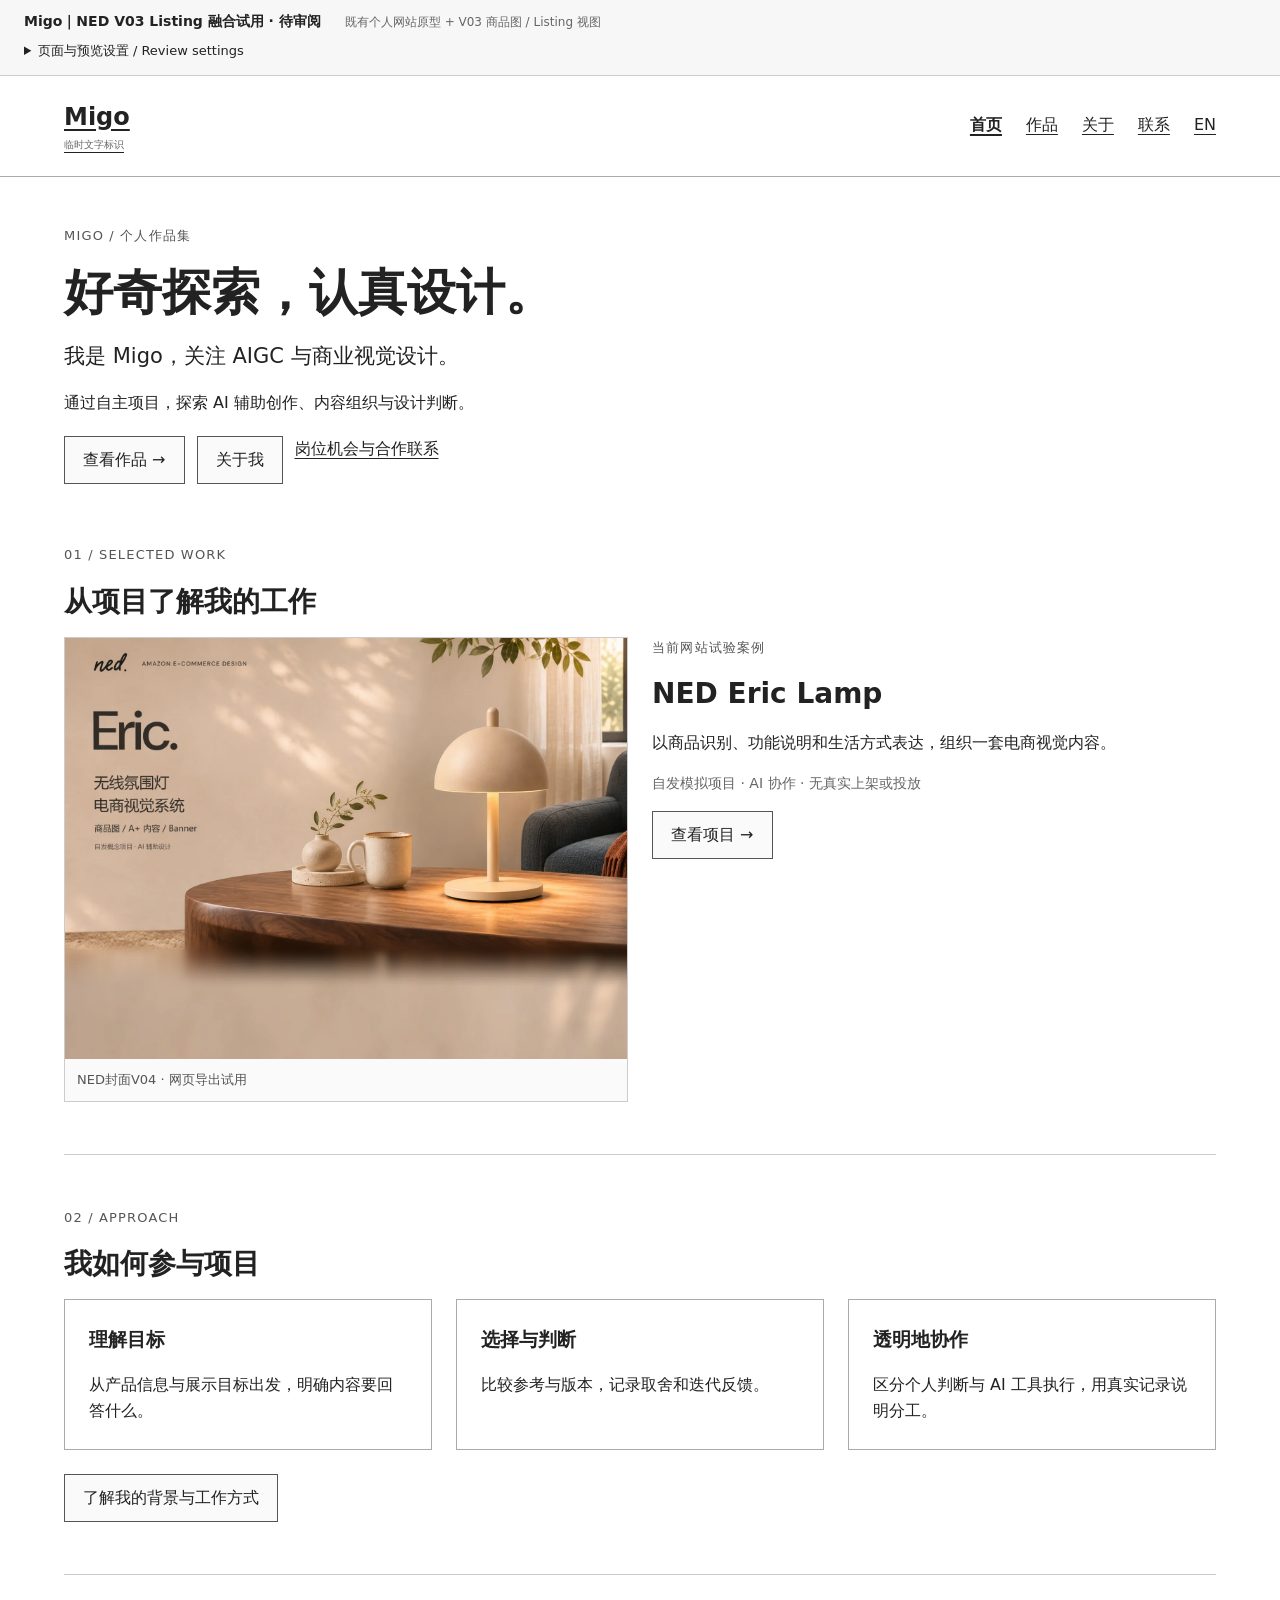
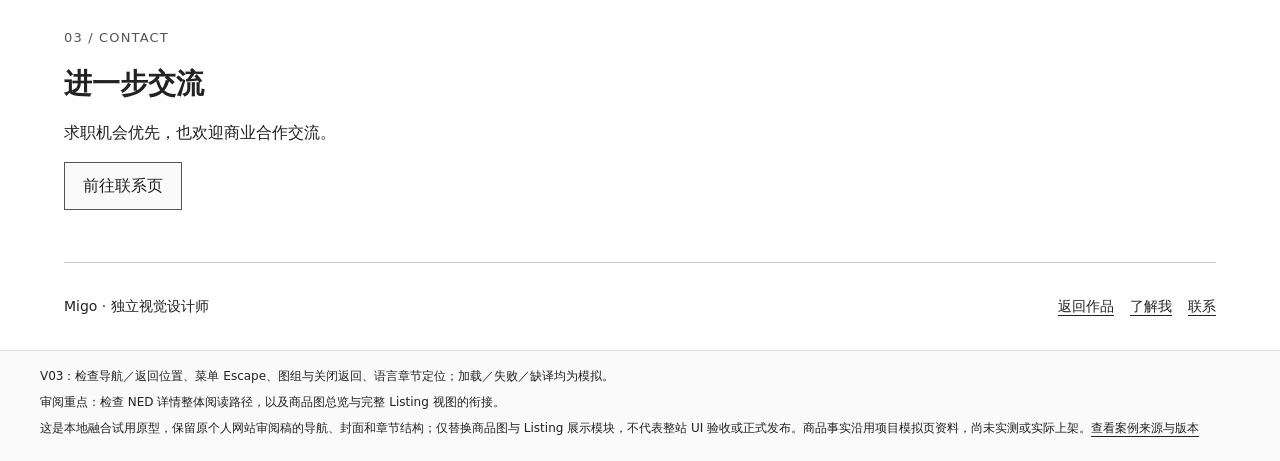
<file: 线框/NED V03 Listing融合试用/线框审阅.html>
<!doctype html>
<html lang="zh-CN">
<head>
<meta charset="utf-8">
<meta name="viewport" content="width=device-width,initial-scale=1">
<meta name="robots" content="noindex,nofollow">
<title>Migo｜NED V03 Listing融合试用</title>
<style>
*{box-sizing:border-box}html{scroll-behavior:auto}body{margin:0;background:#ddd;color:#222;font:16px/1.65 system-ui,"Noto Sans CJK SC",sans-serif}a{color:inherit;text-underline-offset:4px}button,select{font:inherit;color:inherit;background:white;border:1px solid #777;padding:8px 12px;cursor:pointer}button:disabled{cursor:default;color:#666;background:#eee}a:focus-visible,button:focus-visible,summary:focus-visible,select:focus-visible{outline:3px solid #555;outline-offset:4px}h1,h2,h3,p{margin:0 0 16px}h1{font-size:48px;line-height:1.25;font-weight:600}h2{font-size:28px;line-height:1.4;font-weight:600}h3{font-size:19px;font-weight:600}p{max-width:74ch}small,.muted{color:#666;font-size:14px}.eyebrow{font-size:13px;letter-spacing:.09em;text-transform:uppercase;color:#555;margin-bottom:16px}.review{padding:16px 24px;background:#fafafa;border-bottom:1px solid #888;position:sticky;top:0;z-index:20}.review p{max-width:none;font-size:13px;margin:4px 0 12px}.controls{display:flex;gap:12px;align-items:center;flex-wrap:wrap}.controls label{font-size:14px}.surface{padding:24px;overflow:auto}.canvas{margin:0 auto;background:white;width:1440px;border:1px solid #999;overflow-wrap:anywhere}.canvas.mobile{width:390px}.site-header{padding:24px 72px;border-bottom:1px solid #aaa;display:flex;align-items:center;justify-content:space-between;gap:24px}.wordmark{font-size:24px;font-weight:600;white-space:nowrap}.wordmark span{display:block;font-size:10px;color:#666;font-weight:400}.site-nav{display:flex;gap:28px;align-items:center}.site-nav a[aria-current=page]{font-weight:bold}.mobile-menu{display:none}.container{padding:0 72px}.section{padding:52px 0;border-bottom:1px solid #ccc;scroll-margin-top:140px}.hero{padding:64px 0 44px}.lead{font-size:21px;max-width:68ch}.row{display:flex;gap:16px;align-items:center;flex-wrap:wrap}.actions{display:flex;flex-wrap:wrap;gap:12px;margin-top:24px}.action{display:inline-block;border:1px solid #555;padding:10px 18px;text-decoration:none;background:#fafafa}.grid2,.grid3{display:grid;grid-template-columns:repeat(2,minmax(0,1fr));gap:24px}.grid3{grid-template-columns:repeat(3,minmax(0,1fr))}.panel{border:1px solid #aaa;padding:24px;min-width:0}.panel p:last-child{margin-bottom:0}.placeholder{display:flex;flex-direction:column;align-items:center;justify-content:center;text-align:center;background:repeating-linear-gradient(135deg,#f1f1f1,#f1f1f1 16px,#ededed 16px,#ededed 17px);border:1px dashed #999;color:#555;width:100%;padding:20px;min-width:0;line-height:1.5}.placeholder strong{font-size:17px;font-weight:500}.placeholder small{font-size:12px;display:block;margin-top:10px}.hero-slot{min-height:320px}.gallery{display:grid;grid-template-columns:repeat(3,minmax(0,1fr));gap:16px;margin-top:24px}.gallery.two{grid-template-columns:repeat(2,minmax(0,1fr))}.gallery .placeholder{min-height:160px}.gallery .placeholder.wide{min-height:175px}.caption{font-size:13px;margin:8px 0 0;color:#666}.meta{display:grid;grid-template-columns:repeat(3,minmax(0,1fr));gap:20px;margin:28px 0}.meta div{border-top:1px solid #aaa;padding-top:12px}.meta dt{font-size:13px;color:#666}.meta dd{margin:6px 0 0}.toc{padding:18px 20px;border:1px solid #aaa;margin:24px 0 0;display:flex;gap:20px;flex-wrap:wrap}.toc a{font-size:14px}.inline-note{border-left:3px solid #aaa;padding:8px 16px;margin:24px 0;color:#555;font-size:14px}.site-footer{padding:32px 72px;display:flex;justify-content:space-between;gap:24px;font-size:14px}.empty{padding:40px;border:1px dashed #aaa;margin-top:32px}.page404{min-height:640px;display:flex;flex-direction:column;justify-content:center}.page404 h1{font-size:72px}.role-list{padding-left:22px;margin:0}.role-list li{margin-bottom:12px}.review-note{padding:16px 24px;background:#fafafa;border-top:1px solid #aaa;font-size:14px}.review-note p{max-width:none;margin:0 0 8px}.mobile .site-header{padding:16px 20px;align-items:flex-start}.mobile .site-nav{display:none}.mobile .mobile-menu{display:block;font-size:14px;max-width:230px;text-align:right}.mobile .mobile-menu summary{cursor:pointer;padding:8px 0}.mobile .mobile-menu nav{display:flex;flex-direction:column;align-items:flex-end;gap:12px;padding:12px 0}.mobile .container{padding:0 20px}.mobile .section{padding:32px 0;scroll-margin-top:120px}.mobile .hero{padding:36px 0 28px}.mobile h1{font-size:32px}.mobile h2{font-size:24px}.mobile .lead{font-size:18px}.mobile .grid2,.mobile .grid3,.mobile .meta{grid-template-columns:1fr;gap:16px}.mobile .meta{margin:24px 0}.mobile .meta div{padding-top:8px}.mobile .panel{padding:20px}.mobile .hero-slot{min-height:220px}.mobile .gallery,.mobile .gallery.two{grid-template-columns:1fr;gap:16px}.mobile .gallery .placeholder{min-height:180px}.mobile .gallery .placeholder.wide{min-height:150px}.mobile .toc{gap:12px 18px;padding:16px}.mobile .site-footer{padding:28px 20px;flex-direction:column;gap:16px}.mobile .empty{padding:24px}.mobile .page404{min-height:570px}.mobile .page404 h1{font-size:60px}.canvas-mode{background:white}.canvas-mode .surface{padding:0;overflow:visible}.canvas-mode .canvas{border:0;margin:0}.canvas-mode .review,.canvas-mode .review-note{display:none}dialog{border:1px solid #555;width:min(90vw,960px);max-height:90vh;padding:24px}dialog::backdrop{background:#0008}.large-slot{margin:20px 0;min-height:300px}.modal-actions{display:flex;justify-content:space-between;gap:12px;flex-wrap:wrap}.dialog-top{display:flex;justify-content:space-between;gap:16px;align-items:start}.dialog-top h2{font-size:20px}.lang-warning{font-size:12px;padding:8px 20px;background:#eee;border-bottom:1px solid #aaa}.skip{position:absolute;left:-9999px}.skip:focus{left:10px;top:10px;background:white;padding:10px;z-index:50}@media print{.review,.review-note{display:none}.surface{padding:0}.canvas{zoom:1!important;width:100%!important}.section{break-inside:avoid}}@media(max-width:600px){.review{position:static;padding:12px}.surface{padding:12px}.review-note{padding:12px}}

/* V02：浏览模式铺满视口；固定画布仅用于尺寸对照。以下为线框样式。 */
.review{position:static;padding:10px 24px;background:#f7f7f7;border-bottom:1px solid #ccc}
.review-bar{display:flex;align-items:baseline;gap:8px 24px;flex-wrap:wrap;font-size:14px}
.review-bar span{color:#666;font-size:12px}.review-tools{margin-top:4px}.review-tools>summary{cursor:pointer;width:fit-content;font-size:13px;padding:3px 0}
.review-tools .controls{padding:12px 0 4px}.review-tools p{margin:6px 0;font-size:12px}
.controls select,.controls button{font-size:14px}.controls button:disabled{opacity:.55}
.browser-mode{background:white}.browser-mode .surface{padding:0;overflow:visible}.browser-mode .canvas{width:100%;border:0;margin:0}
.container{width:100%;max-width:1280px;margin:0 auto;padding:0 clamp(24px,5vw,72px)}
.site-header{display:block;padding:0}.header-inner{max-width:1280px;margin:0 auto;padding:22px clamp(24px,5vw,72px);display:flex;justify-content:space-between;align-items:center;gap:24px}
.site-nav{gap:24px}.site-nav a[aria-current],.mobile-menu a[aria-current]{font-weight:700;text-decoration-thickness:2px}
.site-footer{max-width:1280px;margin:0 auto;padding:32px clamp(24px,5vw,72px)}
.hero{padding:48px 0 36px}.home-hero{padding:48px 0 32px}.home-hero h1{font-size:clamp(32px,3.8vw,50px)}
.home-hero .lead{max-width:48ch}.home-hero .actions{margin-top:20px}.home-selected{padding-top:28px}
.section{scroll-margin-top:24px}.breadcrumbs{display:flex;gap:8px;flex-wrap:wrap;font-size:13px;color:#666;margin-bottom:20px}
.current-context{border-top:1px solid #bbb;padding-top:12px;margin-top:20px;font-size:14px;max-width:74ch}
.mobile .site-header{padding:0}.mobile .header-inner{padding:16px 20px;align-items:flex-start}.mobile .site-nav{display:none}
.mobile .container{width:100%;padding:0 20px}.mobile .hero,.mobile .home-hero{padding:32px 0 24px}.mobile .home-selected{padding-top:20px}
.mobile .home-hero h1{font-size:32px}.mobile .section{scroll-margin-top:16px}.mobile .site-footer{padding:28px 20px}
.review-note{max-width:none;font-size:12px;border-color:#ddd}.review-note p{max-width:1200px;margin:0 auto 6px}
@media(max-width:760px){.review{padding:10px 20px}.review-bar{gap:2px 12px}.controls{gap:10px}.controls label{display:flex;gap:6px;align-items:center;flex-wrap:wrap}.review-tools .controls{align-items:flex-start}.review-tools p{line-height:1.5}}

/* V03 交互候选；灰度、系统字体及数值不构成最终品牌或UI标准。 */
:root{--feedback-duration:140ms;--menu-duration:200ms;--viewer-duration:160ms;--cover-duration:200ms}
.controls label{max-width:100%}.controls select{max-width:100%;min-width:0}.controls [disabled]{cursor:default}
.motion-status{font-size:12px;color:#555;margin:4px 0}.demo-banner{border-bottom:1px dashed #aaa;background:#f5f5f5;padding:10px 20px;font-size:13px}
.action,.site-nav a,.wordmark,button{transition:background-color var(--feedback-duration) ease-out,color var(--feedback-duration) ease-out,border-color var(--feedback-duration) ease-out}
.action:active,button:not(:disabled):active{background:#ddd}.site-nav a:focus-visible,.action:focus-visible{outline:3px solid #555;outline-offset:4px}
.case-cover{display:block;overflow:hidden}.case-cover .placeholder{transition:transform var(--cover-duration) ease-out;border-style:dashed}
.mobile-menu nav{transform-origin:top}.mobile-menu[open] nav{animation:menu-in var(--menu-duration) ease-out}
@keyframes menu-in{from{opacity:0}to{opacity:1}}
#lightbox{overflow:auto;overscroll-behavior:contain;max-height:90vh;max-height:90dvh;width:min(94vw,960px)}
#lightbox[open]{animation:viewer-in var(--viewer-duration) ease-out}#lightbox[open]::backdrop{animation:viewer-in var(--viewer-duration) ease-out}
@keyframes viewer-in{from{opacity:0}to{opacity:1}}
.dialog-top{position:sticky;top:-24px;background:white;z-index:2;padding:4px 0 12px;border-bottom:1px solid #ddd}.dialog-top h2{overflow-wrap:anywhere}.dialog-top button{flex-shrink:0}
.large-slot{min-height:260px;gap:12px}.large-slot p{font-size:14px;margin:0}.large-slot button{font-size:14px}.missing-translation{max-width:74ch;margin:32px 0;padding:24px;border:1px dashed #888}
main:focus,section[tabindex="-1"]:focus,h2[tabindex="-1"]:focus{outline:none}
@media(hover:hover) and (pointer:fine){.action:hover,button:not(:disabled):hover{background:#eee}.site-nav a:hover{text-decoration-thickness:2px}html[data-motion="on"] .case-cover:hover .placeholder{transform:scale(1.015)}}
html[data-motion="off"] *,html[data-motion="off"] *::before,html[data-motion="off"] *::after,html[data-motion="off"] #lightbox::backdrop{animation:none!important;transition:none!important;scroll-behavior:auto!important}
@media(prefers-reduced-motion:reduce){*,*::before,*::after,#lightbox::backdrop{animation:none!important;transition:none!important;scroll-behavior:auto!important}.case-cover .placeholder{transform:none!important}}
/* 真实封面接入：保留4:3全幅，不裁切原作品。 */
.actual-cover{display:block;width:100%;height:auto;aspect-ratio:4/3;object-fit:contain;background:#f3f1ed}
.cover-note{display:block;padding:10px 12px;font-size:13px;color:#555;background:#fafafa;text-align:left}
.case-cover{text-decoration:none;border:1px solid #ccc}
.case-cover .actual-cover{transition:transform var(--cover-duration) ease-out}
.gallery[data-gallery="cover"]{grid-template-columns:1fr}
.gallery .real-cover.placeholder{display:block;min-height:0;padding:0;border:1px solid #aaa;background:#fff}
.real-cover .cover-note strong{display:block;font-size:15px}
.real-cover .cover-note small{margin-top:4px}
#media-panel.has-real-media{display:block;background:none;border:0;padding:0;min-height:0;text-align:left}
#media-panel.has-real-media>strong{display:block;margin-bottom:8px}
#media-panel.has-real-media>p,#media-panel.has-real-media>a{display:block;margin-top:12px}
#media-panel.has-real-media img.actual-cover{aspect-ratio:auto;max-height:70dvh;background:#fff}
@media(hover:hover) and (pointer:fine){html[data-motion="on"] .case-cover:hover .actual-cover{transform:scale(1.015)}}
html[data-motion="off"] .case-cover .actual-cover{transform:none!important}
@media(prefers-reduced-motion:reduce){.case-cover .actual-cover{transform:none!important}}
.ned-showcase{margin-top:24px;color:#272927;font:16px/1.5 Arial,Helvetica,sans-serif;-webkit-font-smoothing:antialiased}
.ned-showcase [hidden]{display:none!important}
.ned-showcase__heading{display:flex;align-items:end;justify-content:space-between;gap:16px 28px;margin-bottom:20px}
.ned-showcase__heading h3{margin:0 0 8px;font-size:26px;line-height:1.25;font-weight:600}
.ned-showcase__heading p{margin:0;color:#555c55;font-size:14px}
.ned-showcase__switch{flex:0 0 auto;min-height:44px;padding:8px 14px;border:1px solid #a69e94;border-radius:2px;background:transparent;color:inherit;font-size:14px}
.ned-showcase__switch:hover{background:#e8e0d7}
.ned-listing__cards{display:grid;grid-template-columns:repeat(4,minmax(0,1fr));gap:24px 20px}
.ned-listing__cards figure{min-width:0;margin:0}
.ned-listing__card-image{display:block;width:100%;padding:0;border:0;background:#fafafa;cursor:zoom-in}
.ned-listing__card-image img{display:block;width:100%;height:auto;aspect-ratio:1;object-fit:contain}
.ned-listing__cards figcaption{margin-top:8px;font-size:14px}
.ned-listing__notice{display:flex;align-items:center;justify-content:space-between;gap:12px 24px;min-height:60px;padding:8px max(24px,calc((100% - 1350px)/2));background:#263331;color:#f7f4ed;font-size:12px;font-weight:700;letter-spacing:.08em;text-transform:uppercase}
.ned-listing__notice .ned-showcase__switch{border-color:#9fa9a4;color:inherit;font-size:13px;letter-spacing:0;text-transform:none}
.ned-listing__notice .ned-showcase__switch:hover{background:#f7f4ed;color:#263331}
.ned-listing__shell{max-width:1400px;margin:0 auto;padding:30px 30px 48px;background:#f1efea}
.ned-listing__sheet{padding:30px;background:#fff;box-shadow:0 4px 28px rgb(31 33 31 / 6%)}
.ned-listing__hero{display:grid;grid-template-columns:minmax(0,1.08fr) minmax(0,.92fr);grid-template-areas:"gallery heading" "gallery features";column-gap:42px;align-items:start}
.ned-listing__gallery{grid-area:gallery;display:grid;grid-template-columns:66px minmax(0,1fr);grid-template-rows:auto auto;gap:12px 16px;align-items:start;min-width:0}
.ned-listing__thumbs{grid-column:1;grid-row:1;display:grid;gap:8px}
.ned-listing__thumbs button{display:block;min-height:44px;padding:1px;border:1px solid #d6d8d4;border-radius:0;background:#fff}
.ned-listing__thumbs button[aria-pressed="true"]{border:2px solid #708379}
.ned-listing__thumbs img{display:block;width:100%;aspect-ratio:1;object-fit:cover}
.ned-listing__main-trigger{grid-column:2;grid-row:1;display:block;min-width:0;padding:0;border:0;background:#fafafa;cursor:zoom-in}
.ned-listing__main-trigger img{display:block;width:100%;height:auto;aspect-ratio:1;object-fit:contain}
.ned-listing__original{grid-column:2;grid-row:2;justify-self:start;min-height:44px;color:#4d554e;font-size:13px}
.ned-listing__heading{grid-area:heading;min-width:0}
.ned-listing__brand{margin:0 0 10px;color:#65796d;font-size:13px;letter-spacing:.1em;font-weight:700;text-transform:uppercase}
.ned-listing__title{margin:0 0 16px;font-size:27px;line-height:1.24;font-weight:600;overflow-wrap:anywhere}
.ned-listing__meta{margin:0;padding:12px 0 18px;border-bottom:1px solid #e5e6e2;color:#555c55;font-size:14px}
.ned-listing__meta span{padding-inline:6px}
.ned-listing__features{grid-area:features;min-width:0}
.ned-listing__features h4,.ned-listing__lower h4{margin:0 0 14px;font-size:20px;line-height:1.3;font-weight:600}
.ned-listing__features h4{padding-top:20px}
.ned-listing__features ul{margin:0;padding:0 0 0 18px}
.ned-listing__features li{margin:0 0 13px;padding-left:2px;font-size:15px;line-height:1.47}
.ned-listing__lower{display:grid;grid-template-columns:minmax(0,1.2fr) minmax(0,.8fr);gap:44px;margin-top:32px;padding-top:26px;border-top:1px solid #e4e5e1}
.ned-listing__lower>div{min-width:0}
.ned-listing__lower p{margin:0 0 12px;color:#3f4540;font-size:15px;line-height:1.58}
.ned-listing__lower table{width:100%;border-collapse:collapse;font-size:14px;line-height:1.45}
.ned-listing__lower th,.ned-listing__lower td{padding:10px 12px;border-bottom:1px solid #e5e6e2;text-align:left;vertical-align:top}
.ned-listing__lower th{width:38%;background:#f6f6f3;color:#4d554e;font-weight:600}
.ned-listing__footer{max-width:none;margin:0;padding:20px 2px 0;color:#6a706b;font-size:12px;line-height:1.5}
.ned-listing__footer strong{font-weight:600}
.ned-listing__title:focus,.ned-showcase__switch:focus-visible,.ned-listing__thumbs button:focus-visible,.ned-listing__main-trigger:focus-visible,.ned-listing__card-image:focus-visible{outline:3px solid #263331;outline-offset:3px}
@media(max-width:850px){.ned-listing__cards{grid-template-columns:repeat(2,minmax(0,1fr))}.ned-listing__hero{column-gap:24px}.ned-listing__gallery{grid-template-columns:52px minmax(0,1fr);gap:8px 12px}.ned-listing__shell{padding:20px}.ned-listing__sheet{padding:22px}.ned-listing__title{font-size:23px}.ned-listing__lower{gap:24px}}
@media(max-width:600px){.ned-showcase__heading{align-items:flex-start;flex-direction:column}.ned-showcase__heading h3{font-size:22px}.ned-listing__notice{min-height:52px;padding:6px 12px;font-size:10px;letter-spacing:.03em}.ned-listing__notice .ned-showcase__switch{padding-inline:8px;font-size:12px}.ned-listing__shell{padding:0}.ned-listing__sheet{padding:20px 18px;box-shadow:none}.ned-listing__hero{grid-template-columns:minmax(0,1fr);grid-template-areas:"heading" "gallery" "features";gap:0}.ned-listing__heading{padding-bottom:18px}.ned-listing__brand{margin-bottom:8px;font-size:11px}.ned-listing__title{margin-bottom:10px;font-size:22px;line-height:1.25}.ned-listing__meta{padding:8px 0 13px;font-size:13px}.ned-listing__gallery{display:flex;flex-direction:column;gap:12px}.ned-listing__main-trigger{order:0;width:100%}.ned-listing__thumbs{order:1;display:grid;width:100%;grid-template-columns:repeat(4,minmax(0,1fr));gap:7px}.ned-listing__original{order:2;min-height:40px}.ned-listing__features h4{padding-top:20px}.ned-listing__features li{margin-bottom:12px;font-size:14px;line-height:1.5}.ned-listing__lower{display:block;margin-top:22px;padding-top:23px}.ned-listing__lower p{font-size:14px}.ned-listing__lower>div+div{margin-top:25px}}
</style>
</head>
<body>
<header class="review">
 <div class="review-bar"><strong>Migo｜NED V03 Listing 融合试用 · 待审阅</strong><span>既有个人网站原型 + V03 商品图 / Listing 视图</span></div>
 <details class="review-tools" id="review-tools"><summary>页面与预览设置 / Review settings</summary>
 <div class="controls">
  <label>页面 <select id="page-select"><optgroup label="主页面"><option value="home">01 首页</option><option value="work">02 作品</option><option value="about">03 关于</option><option value="contact">04 联系</option></optgroup><optgroup label="作品下级 · 项目详情"><option value="ned">作品 / NED 项目详情</option></optgroup><optgroup label="特殊页面"><option value="404">404 未找到</option></optgroup></select></label>
  <label>预览 <select id="mode-select"><option value="browse">浏览模式 · 自适应窗口</option><option value="review">画布模式 · 固定尺寸对照</option></select></label>
  <label>画布尺寸 <select id="device-select"><option value="desktop">桌面 · 1440px</option><option value="mobile">手机 · 390px</option></select></label>
  <label>内容 <select id="lang-select"><option value="zh">中文草稿</option><option value="en">English draft</option></select></label>
  <label>动效 <select id="motion-select"><option value="auto">轻量动效 · 遵循系统偏好</option><option value="off">关闭动效 · 静态对照</option></select></label>
  <label>状态演示 <select id="demo-select"><option value="normal">正常内容（封面已接入）</option><option value="loading">图片加载 · 模拟</option><option value="error">图片失败 · 模拟</option><option value="translation">英文缺译 · 模拟</option></select></label>
  <button id="fit" type="button">画布适应窗口</button><button id="actual" type="button">画布原始尺寸</button>
 </div>
 <p>浏览模式铺满窗口并随宽度重排；画布模式用于比较 1440px / 390px。页面设置不是网站主导航，NED 详情属于作品下级。</p>
 <p id="motion-status" class="motion-status" aria-live="polite"></p><p>图片状态在 NED 的放大查看层中演示；缺译演示请切换英文。均为审阅用模拟，不是真实素材加载或正式译文状态。</p>
 </details>
</header>
<div class="surface"><article id="wireframe" class="canvas"></article></div>
<aside class="review-note"><p id="page-note"></p><p>审阅重点：检查 NED 详情整体阅读路径，以及商品图总览与完整 Listing 视图的衔接。</p><p>这是本地融合试用原型，保留原个人网站审阅稿的导航、封面和章节结构；仅替换商品图与 Listing 展示模块，不代表整站 UI 验收或正式发布。商品事实沿用项目模拟页资料，尚未实测或实际上架。<a href="https://github.com/Migo1203/migo-portfolio/blob/main/文档/首篇案例资料卡.md">查看案例来源与版本</a></p></aside>
<dialog id="lightbox" aria-labelledby="lightbox-title"><div class="dialog-top"><h2 id="lightbox-title"></h2><button id="close-modal" type="button" autofocus aria-label="关闭 / Close">关闭 ×</button></div><p id="lightbox-count" class="muted" role="status" aria-live="polite" aria-atomic="true"></p><div id="media-panel" class="placeholder large-slot"></div><div class="modal-actions"><button id="prev-image" type="button">← 上一张 / Previous</button><button id="next-image" type="button">下一张 / Next →</button></div></dialog>

<script>

const canvas=document.getElementById('wireframe');
const params=()=>new URLSearchParams(location.search);
const validPages=['home','work','about','contact','ned','404'];
let page='home',lang='zh',en=false,mode='browse',device='desktop',motionChoice='auto',demo='normal';
let group='',index=0,opener=null,lockedY=0,bodyLocked=false,bodyStyles=null,restoring=false,drawId=0,fit=true;
const dialog=document.getElementById('lightbox');
const mediaQuery=matchMedia('(prefers-reduced-motion: reduce)');
const T=(zh,eng)=>en?eng:zh;
const labels={};
function updateLabels(){Object.assign(labels,{home:T('首页','Home'),work:T('作品','Work'),ned:T('NED 项目详情','NED project'),about:T('关于','About'),contact:T('联系','Contact'),'404':'404'});}
function readLocation(){
 const p=params();page=p.has('page')?(validPages.includes(p.get('page'))?p.get('page'):'404'):'home';
 lang=p.get('lang')==='en'?'en':'zh';en=lang==='en';
 mode=['review','canvas'].includes(p.get('mode'))?p.get('mode'):'browse';
 device=mode==='browse'?(innerWidth<760?'mobile':'desktop'):(p.get('device')==='mobile'?'mobile':'desktop');
 motionChoice=p.get('motion')==='off'?'off':'auto';
 demo=['loading','error','translation'].includes(p.get('demo'))?p.get('demo'):'normal';
 document.documentElement.lang=en?'en':'zh-CN';
 document.body.classList.toggle('canvas-mode',mode==='canvas');document.body.classList.toggle('browser-mode',mode==='browse');
 canvas.classList.toggle('mobile',device==='mobile');updateLabels();
}
function url(p=page,l=lang){const query={page:p,lang:l,mode,motion:motionChoice,demo};if(mode!=='browse')query.device=device;return '?'+new URLSearchParams(query);}
function link(p,label,cls=''){return `<a class="${cls}" href="${url(p)}" ${p===page?'aria-current="page"':p==='work'&&page==='ned'?'aria-current="location"':''}>${label}</a>`;}
const nav=()=>['home','work','about','contact'].map(p=>link(p,labels[p])).join('')+`<a class="language" href="${url(page,en?'zh':'en')}" lang="${en?'zh-CN':'en'}">${en?'中文':'EN'}</a>`;
const header=()=>`<a class="skip" href="#main">${T('跳到正文','Skip to content')}</a><header class="site-header"><div class="header-inner"><a class="wordmark" href="${url('home')}">Migo<span>${T('临时文字标识','Temporary text mark')}</span></a><nav class="site-nav" aria-label="${T('主导航','Main navigation')}">${nav()}</nav><details class="mobile-menu"><summary>${T('菜单 / 语言','Menu / Language')}</summary><nav aria-label="${T('手机导航','Mobile navigation')}">${nav()}</nav></details></div></header>${en?'<div class="lang-warning">English content is a wireframe draft and has not been approved for publication.</div>':''}`;
const footer=()=>`<footer class="site-footer"><span>Migo · ${T('独立视觉设计师','Independent visual designer')}</span><div class="row">${link('work',T('返回作品','View work'))}${link('about',T('了解我','About me'))}${link('contact',T('联系','Contact'))}</div></footer>`;
const btn=(p,label)=>link(p,label,'action');
const imageGroups={};
// 单文件预览内嵌同一份WebP，原件及来源仍在素材目录维护。
const coverSource='[data-uri]';
const coverOriginalSource=URL.createObjectURL(new Blob([Uint8Array.from(atob(coverSource.split(',')[1]),char=>char.charCodeAt(0))],{type:'image/webp'}));
const coverAlt=()=>T('NED Eric无线氛围灯电商视觉封面，沙色台灯置于暖色客厅木桌，左侧为项目介绍。','NED Eric lamp e-commerce cover: a sand-colored lamp on a wooden table in a warm living room, with Chinese project text on the left.');
const coverPhoto=()=>`<img class="actual-cover" src="${coverSource}" alt="${coverAlt()}" width="1600" height="1200" decoding="async" loading="lazy"><span class="cover-note">${T('NED封面V04 · 网页导出试用','NED cover V04 · web export trial')}</span>`;
function gallery(group,items,cols=''){
 imageGroups[group]=items;
 if(group==='cover')return `<div class="gallery" data-gallery="cover"><button class="placeholder real-cover" type="button" data-group="cover" data-image="0" aria-label="${T('放大查看NED封面','Enlarge the NED cover')}"><img class="actual-cover" src="${items[0].src}" alt="${coverAlt()}" width="1600" height="1200" decoding="async" fetchpriority="high"><span class="cover-note"><strong>${items[0].label}</strong><small>${T('网页导出试用 · 1600×1200 · 点击放大查看','Web export trial · 1600×1200 · click to enlarge')}</small></span></button></div>`;
 return `<div class="gallery ${cols}" data-gallery="${group}">${items.map((item,i)=>`<button class="placeholder ${item.wide?'wide':''}" type="button" data-group="${group}" data-image="${i}" aria-label="${T('放大：','Enlarge: ')}${item.label}"><strong>${item.label}</strong><small>${item.note||T('原图占位 · 点击放大','Original image slot · click to enlarge')}</small></button>`).join('')}</div>`;
}
function nedListing(){
 const files=['00_主图_近白底_V01.webp','01_产品展示_V02.webp','02_旋钮操作_V02.webp','03_光色调节_V01.webp','04_夜间无线续航_V02.webp','05_尺寸材质_V02.webp','06_户外使用_V02.webp','07_多场景使用_V02.webp'];
 const alts=[T('NED Eric 台灯产品主图，展示产品整体外观。','NED Eric table lamp product image showing the full form.'),T('NED Eric 台灯生活场景商品图，展示产品在空间中的状态。','NED Eric table lamp shown in an everyday interior.'),T('NED Eric 台灯旋钮操作商品图，近景呈现控制部位。','Close-up of the NED Eric lamp knob controls.'),T('NED Eric 台灯光色调节商品图，展示灯光变化。','NED Eric table lamp showing adjustable light color.'),T('NED Eric 台灯夜间使用商品图，呈现夜间照明情境。','NED Eric table lamp in a nighttime setting.'),T('NED Eric 台灯尺寸与材质商品图，说明产品尺度和表面细节。','NED Eric table lamp dimensions and material details.'),T('NED Eric 台灯户外使用商品图，呈现户外环境中的使用场景。','NED Eric table lamp in an outdoor setting.'),T('NED Eric 台灯多场景商品图，展示产品在不同空间中的应用。','NED Eric table lamp shown in multiple settings.')];
 const items=files.map((file,i)=>({src:`../../UI设计/NED网页展示/V02/assets/图片/${file}`,width:1254,height:1254,alt:alts[i],label:[T('产品主图','Product image'),T('产品展示','Product setting'),T('旋钮操作','Knob controls'),T('光色调节','Color temperature'),T('夜间使用','Nighttime use'),T('尺寸与材质','Size and material'),T('户外情境','Outdoor setting'),T('多场景使用','Multiple settings')][i]}));
 imageGroups.nedListing=items;
 const cards=items.map((item,i)=>`<figure><button type="button" class="ned-listing__card-image" data-group="nedListing" data-image="${i}" aria-label="${T('放大查看','Enlarge')} ${item.label}"><img src="${item.src}" width="640" height="640" loading="lazy" alt="${item.alt}"></button><figcaption><strong>${item.label}</strong></figcaption></figure>`).join('');
 return `<div class="ned-showcase" data-ned-showcase>
   <div class="ned-showcase__overview">
     <div class="ned-showcase__heading"><div><h3>${T('把判断落实到一组完整商品图。','A complete image set, shaped by design decisions.')}</h3><p>${T('从产品识别、操作说明到生活情境，沿用现有作品，保留完整构图与原英文。','From product recognition and controls to everyday settings, using the existing artwork and original image copy.')}</p></div><button type="button" class="ned-showcase__switch" data-listing-view="listing">${T('Listing 视图','Listing view')}</button></div>
     <div class="ned-listing__cards">${cards}</div>
   </div>
   <div class="ned-listing" data-ned-listing hidden>
     <div class="ned-listing__notice"><span>Portfolio concept · Amazon US product page</span><button type="button" class="ned-showcase__switch" data-listing-view="gallery">${T('返回八图总览','Back to all 8 images')}</button></div>
     <div class="ned-listing__shell"><div class="ned-listing__sheet">
       <section class="ned-listing__hero" aria-label="Product listing concept">
         <div class="ned-listing__gallery"><div class="ned-listing__thumbs" role="group" aria-label="Product image thumbnails">${items.map((item,i)=>`<button type="button" data-listing-select="${i}" aria-label="${item.label}" aria-pressed="${i===0}"><img src="${item.src}" alt="" width="64" height="64" loading="lazy"></button>`).join('')}</div><button type="button" class="ned-listing__main-trigger" data-group="nedListing" data-image="0" aria-label="${T('放大查看当前商品图','Enlarge current product image')}"><img class="ned-listing__main-image" src="${items[0].src}" width="1254" height="1254" loading="lazy" alt="${items[0].alt}"></button><a class="ned-listing__original" href="${items[0].src}" target="_blank" rel="noopener">${T('查看原图','View original image')}</a></div>
         <div class="ned-listing__heading"><p class="ned-listing__brand">NED Collections</p><h3 class="ned-listing__title" lang="en">NED Eric Cordless Table Lamp, Rechargeable Dimmable Accent Light with Adjustable Color Temperature, Sand Cashmere</h3><p class="ned-listing__meta">Color: <strong>Sand Cashmere</strong><span aria-hidden="true"> · </span>One lamp</p></div>
         <div class="ned-listing__features"><h4>About this item</h4><ul><li><strong>Cordless ambient light:</strong> A compact, rechargeable lamp that moves from a bedside table to a dining setting or a favorite corner. Use it without a cord once charged.</li><li><strong>One-knob control:</strong> Press to switch on or off, turn to dim from 5% to 100%, and press and turn to adjust the color temperature from 2,700K to 4,000K.</li><li><strong>Up to 8 hours:</strong> Enjoy up to 8 hours of light on a full charge, depending on brightness. Charging takes approximately 6 hours. A charging cord is included; a power adapter is not included.</li><li><strong>Compact, rounded form:</strong> Approximately 7.9 inches high and 4.3 inches in diameter (20.1 x 11 cm). Made with powder-coated aluminum in Sand Cashmere.</li><li><strong>Indoor and outdoor settings:</strong> NED lists an IP65 rating for outdoor use and recommends bringing the lamp indoors after outdoor use.</li></ul></div>
       </section>
       <section class="ned-listing__lower"><div><h4>Product description</h4><p>The NED Eric Table Lamp brings adjustable ambient light and a rounded silhouette to everyday spaces. Its compact, cordless design moves from a bedside table to a dining setting or a favorite corner. The Sand Cashmere finish adds a warm, understated touch.</p><p>Use the top knob to switch the lamp on or off, adjust the brightness from 5% to 100%, and adjust color temperature from 2,700K to 4,000K. Made with powder-coated aluminum, it measures approximately 7.9 inches high by 4.3 inches in diameter (20.1 x 11 cm).</p><p>A full charge provides up to 8 hours of light, depending on brightness; charging takes approximately 6 hours. A charging cord is included; a power adapter is not included. NED lists an IP65 rating and recommends bringing the lamp indoors after outdoor use.</p></div><div><h4>At a glance</h4><table><tbody><tr><th scope="row">Material</th><td>Powder-coated aluminum</td></tr><tr><th scope="row">Dimensions</th><td>Approx. 7.9 inches high x 4.3 inches in diameter</td></tr><tr><th scope="row">Color temperature</th><td>2,700K–4,000K</td></tr><tr><th scope="row">Runtime</th><td>Up to 8 hours; varies with brightness</td></tr><tr><th scope="row">Outdoor use</th><td>IP65 listed by NED; bring indoors after use</td></tr></tbody></table></div></section>
     </div><p class="ned-listing__footer"><strong>Portfolio visualization.</strong> Image order and layout are illustrative. Product details are based on manufacturer and retailer specifications, not independent testing.</p></div>
   </div>
 </div>`;
}
const slot=(label,more='',cls='hero-slot')=>`<div class="placeholder ${cls}"><strong>${label}</strong><small>${more||T('作品素材占位','Artwork placeholder')}</small></div>`;
const section=(id,num,title,body)=>`<section class="section" id="${id}"><p class="eyebrow">${num}</p><h2>${title}</h2>${body}</section>`;
const casecard=()=>`<div class="grid2 case-card"><a class="case-cover" id="case-ned" href="${url('ned')}" aria-label="${T('查看 NED 案例','View the NED case')}">${coverPhoto()}</a><div><p class="eyebrow">${T('当前网站试验案例','Current website trial case')}</p><h2>NED Eric Lamp</h2><p>${T('以商品识别、功能说明和生活方式表达，组织一套电商视觉内容。','An e-commerce visual concept connecting product recognition, functional information and everyday settings.')}</p><p class="muted">${T('自发模拟项目 · AI 协作 · 无真实上架或投放','Self-initiated simulation · AI collaboration · not launched or advertised')}</p>${btn('ned',T('查看项目 →','View project →'))}</div></div>`;
function ned(){
 const goods=[T('主图 V01','Main image V01'),T('01 产品场景 V02','01 Product setting V02'),T('02 旋钮操作 V02','02 Knob controls V02'),T('03 光色调节 V01','03 Color temperature V01'),T('04 续航场景 V02','04 Runtime setting V02'),T('05 尺寸材质 V02','05 Size and material V02'),T('06 户外场景 V02','06 Outdoor setting V02'),T('07 多场景 V02','07 Multiple settings V02')];
 const states=[T('居家开场','Home opening'),T('细节：顶部旋钮','Detail: top knob'),T('细节：沙色表面','Detail: sand finish'),T('操作：按压开关','Control: press'),T('操作：旋转调光','Control: turn'),T('操作：按旋调色','Control: press and turn'),T('场景：餐桌','Setting: dining'),T('场景：床头','Setting: bedside'),T('场景：露台','Setting: terrace'),T('尺寸','Dimensions'),T('使用问答','FAQ')];
 const desktop=[T('居家开场','Home opening'),T('整体与真实细节','Product and real details'),...states.slice(3)];
 const stories=[T('品牌介绍','Brand introduction'),T('审美与造型','Form and character'),T('日常生活','Everyday moments'),T('品牌问答','Brand FAQ')];
 const banners=[T('店铺页头','Store header'),T('餐桌导流 · 电脑','Dining banner · desktop'),T('餐桌导流 · 手机','Dining banner · mobile'),T('REC 广告 · 横','REC ad · landscape'),T('REC 广告 · 方','REC ad · square'),T('REC 广告 · 竖','REC ad · portrait')];
 const toc=[['overview',T('概述','Overview')],['role',T('我的工作','My contribution')],['decisions',T('设计判断','Design decisions')],['goods',T('商品图','Product images')],['aplus',T('高级 A+','Premium A+')],['story',T('品牌故事','Brand story')],['banners',T('Banner','Banners')],['reflection',T('复盘','Reflection')]];
 let out=`<div class="container"><main id="main"><section class="hero"><nav class="breadcrumbs" aria-label="${T('面包屑','Breadcrumb')}">${link('home',T('首页','Home'))}<span aria-hidden="true">/</span>${link('work',T('作品','Work'))}<span aria-hidden="true">/</span><span aria-current="page">NED Eric Lamp</span></nav><h1>NED Eric Lamp</h1><p class="lead">${T('让氛围被感受，让产品被看懂。','Helping people feel the atmosphere and understand the product.')}</p><p>${T('自发电商视觉模拟 · 当前网站试验案例','Self-initiated e-commerce simulation · current website trial case')}</p><dl class="meta"><div><dt>${T('展示语境','Context')}</dt><dd>${T('亚马逊美国站概念','Amazon US concept')}</dd></div><div><dt>${T('我的工作','My contribution')}</dt><dd>${T('目标、方向、取舍与审稿','Goals, direction, selection and review')}</dd></div><div><dt>${T('成果范围','Scope')}</dt><dd>${T('商品图 / Listing / A+ / 品牌故事 / Banner','Product images / Listing / A+ / Brand story / Banners')}</dd></div></dl>${gallery('cover',[{src:coverSource,label:T('项目封面 · 开篇 V04','Project cover · V04'),note:'1600 × 1200 · '+T('待审阅','pending review'),wide:true}],'two')}<nav class="toc" aria-label="${T('案例章节','Case chapters')}">${toc.map(([id,label])=>`<a href="#${id}">${label}</a>`).join('')}</nav></section>`;
 out+=section('overview','01 / OVERVIEW',T('项目概述','Project overview'),`<p>${T('围绕 NED Eric 台灯的真实产品资料，探索面向亚马逊美国站的电商视觉：在商品识别、操作说明与生活方式表达之间建立一致的内容体验。','A self-initiated exploration based on available information about the NED Eric lamp, connecting product recognition, controls and lifestyle storytelling in an Amazon US context.')}</p><p class="inline-note">${T('这是作品集模拟项目，非 NED 品牌委托。未实际上架或投放；产品参数为来源资料标称，未实测。','This is a portfolio simulation, not a NED commission. It has not been launched or advertised. Product specifications are source claims, not independently tested results.')}</p>`);
 out+=section('role','02 / CONTRIBUTION',T('我的工作与 AI 协作','My contribution and AI collaboration'),`<div class="grid2"><div class="panel"><h3>Migo</h3><ul class="role-list"><li>${T('提出项目目标与审美方向','Defined project goals and aesthetic direction')}</li><li>${T('选择参考与比较版本','Selected references and compared versions')}</li><li>${T('作出取舍，提供审稿与迭代反馈','Made selections and provided review feedback')}</li></ul></div><div class="panel"><h3>Codex + AI</h3><ul class="role-list"><li>${T('资料整理、图像生成与合成','Research organization, image generation and compositing')}</li><li>${T('英文文案、SVG 排版与导出','English copy, SVG layout and exports')}</li><li>${T('执行范围以原制作记录为依据','Execution scope follows the production records')}</li></ul></div></div>`);
 out+=section('decisions','03 / DECISIONS',T('设计判断：从问题到内容','Design decisions: from questions to content'),`<div class="grid3"><div class="panel"><h3>${T('01 统一气质，保留昼夜差异','01 Consistency with day–night variation')}</h3><p>${T('暖中性与自然材质作为共同基础，用日间、夜间和暮色区分场景职责。','A warm neutral base and natural materials connect daylight, night and dusk settings with distinct roles.')}</p></div><div class="panel"><h3>${T('02 产品优先，按问题分组','02 Product first, organized by question')}</h3><p>${T('商品图帮助识别与理解卖点，A+ 展开细节和体验，Banner 承担不同入口的表达。','Product images explain recognition and features; A+ expands details and experience; banners serve distinct entry points.')}</p></div><div class="panel"><h3>${T('03 检查保真与状态覆盖','03 Fidelity and state coverage')}</h3><p>${T('根据反馈修订产品边缘、近景与场景差异，并补齐手机端内容状态。','Feedback informed revisions to product edges, close-ups and scene variation, plus complete mobile content coverage.')}</p></div></div>${gallery('strategy',[{label:T('背景与视觉策略 · V04','Background and visual strategy · V04'),note:T('现有策略页占位，项目参考色不是 Migo 品牌色','Existing strategy board slot; its reference colors are not Migo brand colors'),wide:true}],'two')}`);
  out+=section('goods','04A / OUTPUT',T('商品图与 Listing','Product images and Listing'),`<p>${T('既有八张商品图可逐张放大；切换 Listing 视图可查看完整商品页模拟。','Browse and enlarge the existing eight product images, or switch to the full simulated Listing page.')}</p>${nedListing()}`);
 out+=section('aplus','04B / OUTPUT',T('高级 A+：细节、操作与场景','Premium A+: details, controls and settings'),`<p>${T('内容源 V03；外层展示 V04 · 修订 V02。桌面 10 个模块，手机 11 个图文状态，完整保留。','Content source V03; presentation V04, revision V02. All ten desktop modules and eleven mobile content states are retained.')}</p><h3>${T('桌面完整内容 · 10 模块','Complete desktop content · 10 modules')}</h3>${gallery('aplus-desktop',desktop.map(label=>({label,wide:true})),'two')}<h3 style="margin-top:32px">${T('手机完整内容 · 11 状态','Complete mobile content · 11 states')}</h3>${gallery('aplus-mobile',states.map(label=>({label})))}`);
 out+=section('story','04C / OUTPUT',T('品牌故事：从产品走向生活方式','Brand story: from product to everyday living'),`<p>${T('内容源品牌故事 V01，外层展示 V04。完整桌面卡组与四个手机状态保留。','Brand story V01 within presentation V04. The full desktop card set and all four mobile states are retained.')}</p>${gallery('story-desktop',[{label:T('品牌氛围开场','Brand atmosphere opening'),wide:true},{label:T('桌面完整卡组','Complete desktop card set'),wide:true}],'two')}${gallery('story-mobile',stories.map(label=>({label})))}`);
 out+=section('banners','04D / OUTPUT',T('Banner 系统：不同入口','Banner system: distinct entry points'),`<p>${T('三主题、六份适配，内容源 Banner V02；完整保留电脑、手机及广告比例。','Three themes and six adaptations from Banner V02, retaining desktop, mobile and ad formats.')}</p>${gallery('banners',banners.map(label=>({label,wide:true})),'two')}`);
 out+=section('reflection','05 / REFLECTION',T('简短复盘','Brief reflection'),`<div class="grid2"><div><h3>${T('把检查提前到扩展整套之前','Check before scaling up')}</h3><p>${T('现有记录显示，产品边缘、构图差异和手机状态覆盖曾引发返工。下一次应先验证关键试样，再扩展整套。','The records identify rework around product edges, composition variation and mobile state coverage. Key samples should be checked before expanding a full set.')}</p></div><div><h3>${T('结果与限制','Results and limitations')}</h3><p>${T('形成了可追溯的视觉内容与版本记录。没有真实销售或转化数据，不能据此证明商业效果。','The project produced traceable visual content and version records. Without sales or conversion data, commercial impact cannot be established.')}</p></div></div>`);
 out+=section('next','06 / NEXT',T('继续了解 Migo','Continue exploring'),`<div class="actions">${btn('work',T('返回作品列表','Back to work'))}${btn('about',T('关于 Migo','About Migo'))}${btn('contact',T('联系','Contact'))}</div><p class="caption">${T('其他案例尚未选定，暂不设置虚构的“下一个项目”。','Other cases have not been selected; no fictional next project is included.')}</p>`);
 return out+'</main></div>';
}
function home(){return `<div class="container"><main id="main"><section class="hero home-hero"><p class="eyebrow">MIGO / ${T('个人作品集','PERSONAL PORTFOLIO')}</p><h1>${T('好奇探索，认真设计。','Explore with curiosity. Design with care.')}</h1><p class="lead">${T('我是 Migo，关注 AIGC 与商业视觉设计。','I’m Migo, exploring AIGC and commercial visual design.')}</p><p>${T('通过自主项目，探索 AI 辅助创作、内容组织与设计判断。','Through self-initiated projects, I explore AI-assisted creation, content organization and design decisions.')}</p><div class="actions">${btn('work',T('查看作品 →','View work →'))}${btn('about',T('关于我','About me'))}${link('contact',T('岗位机会与合作联系','Roles and collaborations'))}</div></section><section class="section home-selected" id="selected"><p class="eyebrow">01 / SELECTED WORK</p><h2>${T('从项目了解我的工作','Explore my work through projects')}</h2>${casecard()}</section>${section('approach','02 / APPROACH',T('我如何参与项目','How I approach a project'),`<div class="grid3"><div class="panel"><h3>${T('理解目标','Understand the goal')}</h3><p>${T('从产品信息与展示目标出发，明确内容要回答什么。','Start with product information and presentation goals to define what the content should explain.')}</p></div><div class="panel"><h3>${T('选择与判断','Select and decide')}</h3><p>${T('比较参考与版本，记录取舍和迭代反馈。','Compare references and versions, documenting selections and review feedback.')}</p></div><div class="panel"><h3>${T('透明地协作','Collaborate transparently')}</h3><p>${T('区分个人判断与 AI 工具执行，用真实记录说明分工。','Distinguish personal decisions from AI-assisted execution through project records.')}</p></div></div><div class="actions">${btn('about',T('了解我的背景与工作方式','About my background and approach'))}</div>`)}${section('contact','03 / CONTACT',T('进一步交流','Let’s connect'),`<p>${T('求职机会优先，也欢迎商业合作交流。','Open to role opportunities and commercial collaborations.')}</p>${btn('contact',T('前往联系页','Go to contact'))}`)}</main></div>`}

function work(){return `<div class="container"><main id="main"><section class="hero"><p class="eyebrow">WORK</p><h1>${T('作品与案例','Work and case studies')}</h1><p class="lead">${T('从项目目标、设计判断与具体成果，了解我的工作。','Explore project goals, design decisions and outcomes.')}</p></section>${section('cases','01 / CASE STUDIES',T('当前试验案例','Current trial case'),casecard())}<section class="section"><h2>${T('后续案例','Future cases')}</h2><p>${T('Migo × Beedog 个人品牌 IP 设计原计划作为首篇案例，目前尚未完成。完成并审阅后再决定上线顺序。','The Migo × Beedog personal brand and character project was originally intended as the first case. It remains in development; publication order will be decided after review.')}</p><p class="muted">${T('当前仅有一个试验案例，不设置无效筛选或虚构作品卡片。','Only one trial case is included; no non-functional filters or invented projects are added.')}</p></section></main></div>`}
function about(){return `<div class="container"><main id="main"><section class="hero"><p class="eyebrow">ABOUT</p><h1>${T('我是 Migo','I’m Migo')}</h1><p class="lead">${T('独立视觉设计师，关注商业视觉、AI 辅助创作与创意思考。','An independent visual designer interested in commercial visuals, AI-assisted creation and creative thinking.')}</p><p>${T('好奇探索，认真设计。','Explore with curiosity. Design with care.')}</p></section>${section('practice','01 / PRACTICE',T('通过实际项目了解我的工作','Understand my work through real project records'),`<p>${T('在 NED 试验案例中，我负责项目目标、审美方向、参考选择、版本取舍与审稿反馈，并与 Codex 和 AI 工具协作。','In the NED trial case, I set goals and aesthetic direction, selected references, compared versions and provided review feedback in collaboration with Codex and AI tools.')}</p>${btn('ned',T('查看 NED 案例','View the NED case'))}<div class="empty">${T('目前关注深圳 AIGC／视觉设计岗位；完整履历与对外介绍待补充、待审阅。','Currently exploring AIGC and visual design roles in Shenzhen; the full résumé and public introduction are pending.')}</div>`)}${section('brand','02 / MIGO × BEEDOG',T('设计师与品牌角色','Designer and brand character'),`<div class="grid2"><div><h3>Migo</h3><p>${T('设计师与品牌主体，负责专业创作、设计决策和商业服务。','The designer and brand owner, responsible for professional creation, design decisions and commercial services.')}</p><h3>Beedog</h3><p>${T('Migo 的原创品牌角色，支持情感表达与内容互动；不是另一位独立设计师。','Migo’s original brand character for emotional expression and content interaction, not a separate designer.')}</p></div>${slot(T('Beedog 形象预留 · 尚未确认','Beedog visual slot · not yet approved'),T('角色设计 Pending · 本轮不绘制','Character design pending · no character artwork created'))}</div>`)}${section('next','03 / NEXT',T('查看作品或进一步交流','Explore work or get in touch'),`<div class="actions">${btn('work',T('查看作品','View work'))}${btn('contact',T('联系','Contact'))}</div>`)}</main></div>`}
function contact(){return `<div class="container"><main id="main"><section class="hero"><p class="eyebrow">CONTACT</p><h1>${T('一起讨论下一步','Let’s discuss what’s next')}</h1><p class="lead">${T('求职机会优先，也欢迎商业合作交流。','Open to role opportunities and commercial collaborations.')}</p></section>${section('channels','01 / GET IN TOUCH',T('联系入口','Contact channels'),`<div class="grid2"><div class="panel"><h3>${T('联系渠道','Contact method')}</h3><p>${T('邮箱或其他主要联系方式待提供。','An email address or primary contact method is to be provided.')}</p><button type="button" disabled>${T('联系方式待补充','Contact details pending')}</button><p class="caption">${T('渠道确认后再开放实际联系操作。','Contact actions will become available once details are confirmed.')}</p></div><div class="panel"><h3>${T('交流时可附上','Helpful context')}</h3><ul class="role-list"><li>${T('岗位或项目背景','Role or project context')}</li><li>${T('需要的设计内容与时间安排','Design scope and timing')}</li><li>${T('便于回复的联系信息','Contact details for a reply')}</li></ul></div></div><p class="inline-note">${T('当前没有在线表单或消息收集。','No contact form or message collection is currently provided.')}</p>`)}${section('next','02 / EXPLORE',T('先了解我的工作','Explore my work first'),`<div class="actions">${btn('work',T('查看作品','View work'))}${btn('about',T('关于 Migo','About Migo'))}</div>`)}</main></div>`}
function notfound(){return `<div class="container"><main class="page404" id="main"><p class="eyebrow">PAGE NOT FOUND</p><h1>404</h1><h2>${T('这个页面暂时找不到','This page could not be found')}</h2><p>${T('链接可能已变更，你可以回到首页或继续查看作品。','The link may have changed. Return home or continue exploring the work.')}</p><div class="actions">${btn('home',T('返回首页','Return home'))}${btn('work',T('查看作品','View work'))}</div></main></div>`}

const renderers={home,work,about,contact,ned,'404':notfound};
const positions=new Map();
function positionKey(){return `${page}/${lang}/${mode}/${device}`;}
function storePosition(key,value){positions.set(key,value);try{sessionStorage.setItem('migo-v03:'+key,JSON.stringify(value));}catch{}}
function getPosition(key){if(positions.has(key))return positions.get(key);try{return JSON.parse(sessionStorage.getItem('migo-v03:'+key));}catch{return null;}}
function focusToken(el=document.activeElement){if(!el)return null;if(el.id)return {id:el.id};if(el.dataset.focusKey)return {key:el.dataset.focusKey};return null;}
function findFocus(token){if(!token)return null;return token.id?document.getElementById(token.id):canvas.querySelector(`[data-focus-key="${token.key}"]`);}
function focusWithoutScroll(el){if(el&&el.isConnected&&el.getClientRects().length)el.focus({preventScroll:true});}
function savePosition(){
 if(restoring||bodyLocked)return;
 const point={v3:true,y:scrollY,focus:focusToken()};
 history.replaceState({...history.state,...point},'',location.href);storePosition(positionKey(),point);
}
let scrollFrame=0;
addEventListener('scroll',()=>{if(!scrollFrame)scrollFrame=requestAnimationFrame(()=>{scrollFrame=0;savePosition();});},{passive:true});
addEventListener('pagehide',savePosition);
function currentSection(){
 const hash=location.hash.slice(1);
 const sections=[...canvas.querySelectorAll('main .section[id]')];
 let found='';for(const section of sections)if(section.getBoundingClientRect().top<=100)found=section.id;
 return found||(scrollY>200?hash:'');
}
function updateState(){window.wireframeState={version:'V03-listing-merge-trial',page,device,lang,mode,demo,motionChoice,reducedMotion:document.documentElement.dataset.motion==='off',viewer:{open:dialog.open,group,index},groupCounts:Object.fromEntries(Object.entries(imageGroups).map(([k,v])=>[k,v.length]))};}
function applyMotion(){
 const reduced=motionChoice==='off'||mediaQuery.matches;
 document.documentElement.dataset.motion=reduced?'off':'on';
 document.getElementById('motion-status').textContent=motionChoice==='off'?'当前：已关闭动效，功能保持可用。':mediaQuery.matches?'当前：系统要求减少动态效果，已停用位移、缩放与过渡。':'当前：轻量动效候选；可切换静态对照，也会响应系统偏好。';
 updateState();
}
mediaQuery.addEventListener('change',applyMotion);
function closeMenu(restoreFocus=false){const menu=canvas.querySelector('.mobile-menu');if(menu?.open){menu.open=false;if(restoreFocus)focusWithoutScroll(menu.querySelector('summary'));}}
function resize(){
 const active=document.activeElement;
 if(mode==='browse'){device=innerWidth<760?'mobile':'desktop';canvas.classList.toggle('mobile',device==='mobile');}
 if(device==='desktop')closeMenu(false);
 if(!dialog.open&&active&&active!==document.body&&!active.getClientRects().length){
  if(device==='mobile')focusWithoutScroll(canvas.querySelector('.mobile-menu summary'));
  else{const target=active.getAttribute?.('href');focusWithoutScroll([...canvas.querySelectorAll('.site-nav a')].find(a=>a.getAttribute('href')===target)||canvas.querySelector('.wordmark'));}
 }
 canvas.style.zoom=mode==='browse'||mode==='canvas'||!fit?'1':Math.min(1,Math.max(1,innerWidth-(innerWidth<600?24:48))/(device==='mobile'?390:1440));
 for(const id of ['device-select','fit','actual'])document.getElementById(id).disabled=mode!=='review';
 document.getElementById('device-select').value=device;updateState();
}
addEventListener('resize',resize);
function lockBody(){
 lockedY=scrollY;bodyStyles={};for(const key of ['position','top','left','right','width','overflow'])bodyStyles[key]=document.body.style[key];
 bodyLocked=true;Object.assign(document.body.style,{position:'fixed',top:`-${lockedY}px`,left:'0',right:'0',width:'100%',overflow:'hidden'});
}
function finishClose(restore=true){
 if(!bodyLocked)return;
 bodyLocked=false;for(const [key,value] of Object.entries(bodyStyles))document.body.style[key]=value;
 scrollTo(0,lockedY);if(restore)focusWithoutScroll(opener);opener=null;updateState();
}
function closeViewer(restore=true){if(dialog.open)dialog.close();finishClose(restore);}
dialog.addEventListener('cancel',event=>{event.preventDefault();closeViewer();});
dialog.addEventListener('close',()=>{if(bodyLocked)finishClose();});
document.getElementById('close-modal').addEventListener('click',()=>closeViewer());
function mediaContent(){
 const label=document.getElementById('lightbox-label');
 if(label)label.textContent=imageGroups[group][index].label;
}
function drawMedia(){
 const label=imageGroups[group][index].label;
 const panel=document.getElementById('media-panel');panel.replaceChildren();
 panel.classList.remove('has-real-media');
 const item=imageGroups[group][index];
 if(item.src&&demo!=='loading'&&demo!=='error'){
  panel.classList.add('has-real-media');
  const title=document.createElement('strong');title.id='lightbox-label';title.textContent=label;panel.append(title);
   const image=document.createElement('img');image.className='actual-cover';image.alt=item.alt||coverAlt();image.width=item.width||1600;image.height=item.height||1200;
  const status=document.createElement('p');status.setAttribute('role','status');status.textContent=T('正在读取封面…','Loading the cover…');
  image.addEventListener('load',()=>{status.textContent=group==='cover'?T('封面已加载 · 网页导出试用，待审阅。','Cover loaded · web export trial, pending review.'):T('图片已加载 · 商品图为既有作品，Listing 为作品集模拟。','Image loaded · product artwork is existing project material; the Listing is a portfolio simulation.');});
  image.addEventListener('error',()=>{status.textContent=T('图片读取失败。可尝试重新打开页面，或使用下方链接打开原图。','Image could not be decoded. Reopen the page or use the original-image link below.');});
  image.src=item.src;panel.append(image,status);
   const original=document.createElement('a');original.href=item.original|| (group==='cover'?coverOriginalSource:new URL(item.src,location.href).href);original.target='_blank';original.rel='noopener';original.textContent=group==='cover'?T('在新标签页打开1600px原图','Open the 1600px image in a new tab'):T('在新标签页打开原图','Open the original image in a new tab');panel.append(original);
  return;
 }
 const strong=document.createElement('strong');strong.id='lightbox-label';strong.textContent=label;panel.append(strong);
 const text=document.createElement('p');text.setAttribute('role','status');
 text.textContent=demo==='loading'?T('【状态演示】图片加载中 · 当前为暂停的审阅状态，没有真实网络等待。','[State demo] Loading image · a paused review state, not a network request.'):demo==='error'?T('【状态演示】图片加载失败 · 不代表真实作品素材故障。','[State demo] Image failed to load · no real artwork request has failed.'):T('本图仍为占位素材；当前融合范围为封面及商品图。','This visual remains a placeholder; the current merge scope is the cover and product images.');panel.append(text);
 if(demo==='loading'||demo==='error'){
  const reset=document.createElement('button');reset.type='button';reset.id='end-media-demo';reset.textContent=T('结束演示，恢复正常内容','End demo and restore normal content');
  reset.addEventListener('click',()=>{demo='normal';const u=new URL(location.href);u.searchParams.set('demo','normal');history.replaceState(history.state,'',u);document.getElementById('demo-select').value='normal';drawMedia();refreshLinks();canvas.querySelector('.demo-banner')?.remove();focusWithoutScroll(document.getElementById('close-modal'));updateState();});panel.append(reset);
 }
}
function displayImage(){
 const items=imageGroups[group];document.getElementById('lightbox-title').textContent=items[index].label;
 document.getElementById('lightbox-count').textContent=`${index+1} / ${items.length}`;
 document.getElementById('prev-image').disabled=index===0;document.getElementById('next-image').disabled=index===items.length-1;
 drawMedia();updateState();
}
function openViewer(el){savePosition();opener=el;group=el.dataset.group;index=Number(el.dataset.image);displayImage();lockBody();dialog.showModal();document.getElementById('close-modal').focus({preventScroll:true});updateState();}
function selectNedListingImage(selected){
 const showcase=canvas.querySelector('[data-ned-showcase]');const items=imageGroups.nedListing;if(!showcase||!items?.[selected])return;
 const item=items[selected],image=showcase.querySelector('.ned-listing__main-image'),trigger=showcase.querySelector('.ned-listing__main-trigger'),original=showcase.querySelector('.ned-listing__original');
 image.src=item.src;image.alt=item.alt;trigger.dataset.image=String(selected);original.href=item.src;
 showcase.querySelectorAll('[data-listing-select]').forEach(button=>button.setAttribute('aria-pressed',String(Number(button.dataset.listingSelect)===selected)));
}
function stepImage(delta){if(!dialog.open)return;const next=index+delta;if(next>=0&&next<imageGroups[group].length){index=next;if(group==='nedListing')selectNedListingImage(index);displayImage();}}
document.getElementById('prev-image').onclick=()=>stepImage(-1);document.getElementById('next-image').onclick=()=>stepImage(1);
dialog.addEventListener('keydown',event=>{
 if(event.key==='ArrowLeft'||event.key==='ArrowRight'){event.preventDefault();stepImage(event.key==='ArrowLeft'?-1:1);}
 if(event.key==='Tab'){
  const nodes=[...dialog.querySelectorAll('button:not(:disabled),a[href],select:not(:disabled),[tabindex]:not([tabindex="-1"])')].filter(el=>el.getClientRects().length);
  const first=nodes[0],last=nodes[nodes.length-1],active=document.activeElement;
  if(!nodes.length){event.preventDefault();return;}
  if(event.shiftKey&&(active===first||!nodes.includes(active))){event.preventDefault();last.focus();}
  else if(!event.shiftKey&&(active===last||!nodes.includes(active))){event.preventDefault();first.focus();}
 }
});
function refreshLinks(){
 for(const a of canvas.querySelectorAll('a[href]')){
  const u=new URL(a.href,location.href);if(u.origin===location.origin&&u.pathname===location.pathname&&u.search){u.searchParams.set('demo',demo);u.searchParams.set('motion',motionChoice);a.href=u.pathname+u.search+u.hash;}
 }
}
function missingTranslation(){return `<div class="container"><main id="main"><section class="hero"><p class="eyebrow">${labels[page]} / STATE DEMO</p><h1>English version pending</h1><div class="missing-translation"><p>This is a review-only missing-translation demo. The project identity is unchanged; no approved translation is being claimed.</p><p lang="zh-CN">中文内容仍可访问；退出演示后可继续查看英文结构草稿。</p><div class="actions"><a class="action language" href="${url(page,'zh')}">查看同一页面的中文</a><button id="end-translation-demo" type="button">End demo · show English draft</button></div></div></section></main></div>`;}
function renderPage(point=null,{anchor=false,focusMain=false}={}){
 restoring=true;const token=++drawId;closeViewer(false);readLocation();
 for(const key of Object.keys(imageGroups))delete imageGroups[key];
 const banner=demo==='normal'?'':`<div class="demo-banner">${T('【审阅状态演示】不是正式内容或真实网络状态；可在顶部设置中结束。','[Review state demo] Not final content or a live network state; reset it in review settings.')}</div>`;
 canvas.innerHTML=header()+banner+(demo==='translation'&&en?missingTranslation():renderers[page]())+footer();
 canvas.querySelectorAll('a,button,summary,select').forEach((el,i)=>el.dataset.focusKey=String(i));
 const main=canvas.querySelector('main');main.tabIndex=-1;
 for(const [id,value] of [['page-select',page],['device-select',device],['lang-select',lang],['mode-select',mode==='canvas'?'browse':mode],['motion-select',motionChoice],['demo-select',demo]])document.getElementById(id).value=value;
 if(mode==='review')document.getElementById('review-tools').open=true;
 document.getElementById('page-note').textContent=T('V03：检查导航／返回位置、菜单 Escape、图组与关闭返回、语言章节定位；加载／失败／缺译均为模拟。','V03: review navigation, position restoration, menu Escape, image groups, language context and explicitly simulated states.');
 document.title=`${labels[page]}｜Migo 交互审阅 V03`;applyMotion();resize();
 requestAnimationFrame(()=>{
  if(token!==drawId)return;
  let target=null;try{if(location.hash)target=document.getElementById(decodeURIComponent(location.hash.slice(1)));}catch{}
  if(anchor&&target){target.scrollIntoView({behavior:'instant',block:'start'});const heading=target===main?main:(target.querySelector?.('h2')||target);heading.tabIndex=-1;focusWithoutScroll(heading);}
  else{scrollTo(0,point?.y||0);if(point?.focus)focusWithoutScroll(findFocus(point.focus));else if(focusMain)focusWithoutScroll(main);}
  requestAnimationFrame(()=>{if(token!==drawId)return;restoring=false;savePosition();updateState();});
 });
}
function navigate(next,{replace=false,preserve=false,languageChange=false}={}){
 const u=new URL(next,location.href);const before=page;const prior={v3:true,y:bodyLocked?lockedY:scrollY,focus:focusToken()};
 if(languageChange&&page==='ned'){const id=location.hash.slice(1)||currentSection();if(id)u.hash=id;}
 savePosition();closeMenu(false);closeViewer(false);
 const nextPage=u.searchParams.get('page')||'home';
 let point=preserve?prior:null;
 if(!point&&before==='ned'&&nextPage==='work'){const l=u.searchParams.get('lang')||'zh';point=getPosition(`work/${l}/${u.searchParams.get('mode')||'browse'}/${device}`);}
 history[replace?'replaceState':'pushState'](point||{v3:true,y:0,focus:null},'',u);
 renderPage(point,{anchor:!!u.hash&&!point,focusMain:!point});
}
addEventListener('popstate',()=>{const point={...history.state};renderPage(point,{anchor:!Number.isFinite(point.y)&&!!location.hash,focusMain:!point.focus});});
document.addEventListener('click',event=>{
 const view=event.target.closest('[data-listing-view]');if(view&&canvas.contains(view)){const showcase=view.closest('[data-ned-showcase]'),listing=showcase.querySelector('[data-ned-listing]'),overview=showcase.querySelector('.ned-showcase__overview'),showListing=view.dataset.listingView==='listing';listing.hidden=!showListing;overview.hidden=showListing;if(showListing)selectNedListingImage(index);const target=showcase.querySelector(showListing?'[data-ned-listing] .ned-listing__title':'.ned-showcase__switch');if(target){target.setAttribute('tabindex','-1');target.focus({preventScroll:true});}return;}
 const select=event.target.closest('[data-listing-select]');if(select&&canvas.contains(select)){selectNedListingImage(Number(select.dataset.listingSelect));return;}
 const image=event.target.closest('[data-image]');if(image&&canvas.contains(image)){openViewer(image);return;}
 const end=event.target.closest('#end-translation-demo');if(end){const u=new URL(location.href);u.searchParams.set('demo','normal');navigate(u,{replace:true});return;}
 const a=event.target.closest('a[href]');if(!a||!canvas.contains(a)||event.defaultPrevented||event.button!==0||event.metaKey||event.ctrlKey||event.shiftKey||event.altKey||a.target||a.hasAttribute('download'))return;
 const u=new URL(a.href,location.href);if(u.origin!==location.origin||u.pathname!==location.pathname)return;
 event.preventDefault();navigate(u,{languageChange:a.classList.contains('language')});
});
document.addEventListener('click',event=>{const menu=canvas.querySelector('.mobile-menu');if(menu?.open&&!menu.contains(event.target)&&!dialog.open)closeMenu(false);});
document.addEventListener('keydown',event=>{if(event.key==='Escape'&&!dialog.open){const menu=canvas.querySelector('.mobile-menu');if(menu?.open){event.preventDefault();closeMenu(true);}}});
const settingIds=['page-select','device-select','lang-select','mode-select','motion-select','demo-select'];
for(const id of settingIds)document.getElementById(id).addEventListener('change',()=>{
 const nextMode=document.getElementById('mode-select').value;
 const q={page:document.getElementById('page-select').value,lang:document.getElementById('lang-select').value,mode:nextMode,motion:document.getElementById('motion-select').value,demo:document.getElementById('demo-select').value};
 if(nextMode==='review')q.device=document.getElementById('device-select').value;
 const u=new URL(location.href);u.search=new URLSearchParams(q);u.hash=id==='lang-select'?(location.hash.slice(1)||currentSection()):'';
 navigate(u,{replace:id!=='page-select',preserve:id!=='page-select'&&id!=='lang-select',languageChange:id==='lang-select'});
});
document.getElementById('fit').onclick=()=>{fit=true;resize();};document.getElementById('actual').onclick=()=>{fit=false;resize();};
if('scrollRestoration' in history)history.scrollRestoration='manual';
const initial=history.state?.v3?history.state:null;
renderPage(initial,{anchor:!initial&&!!location.hash});

</script>
</body>
</html>
</file>
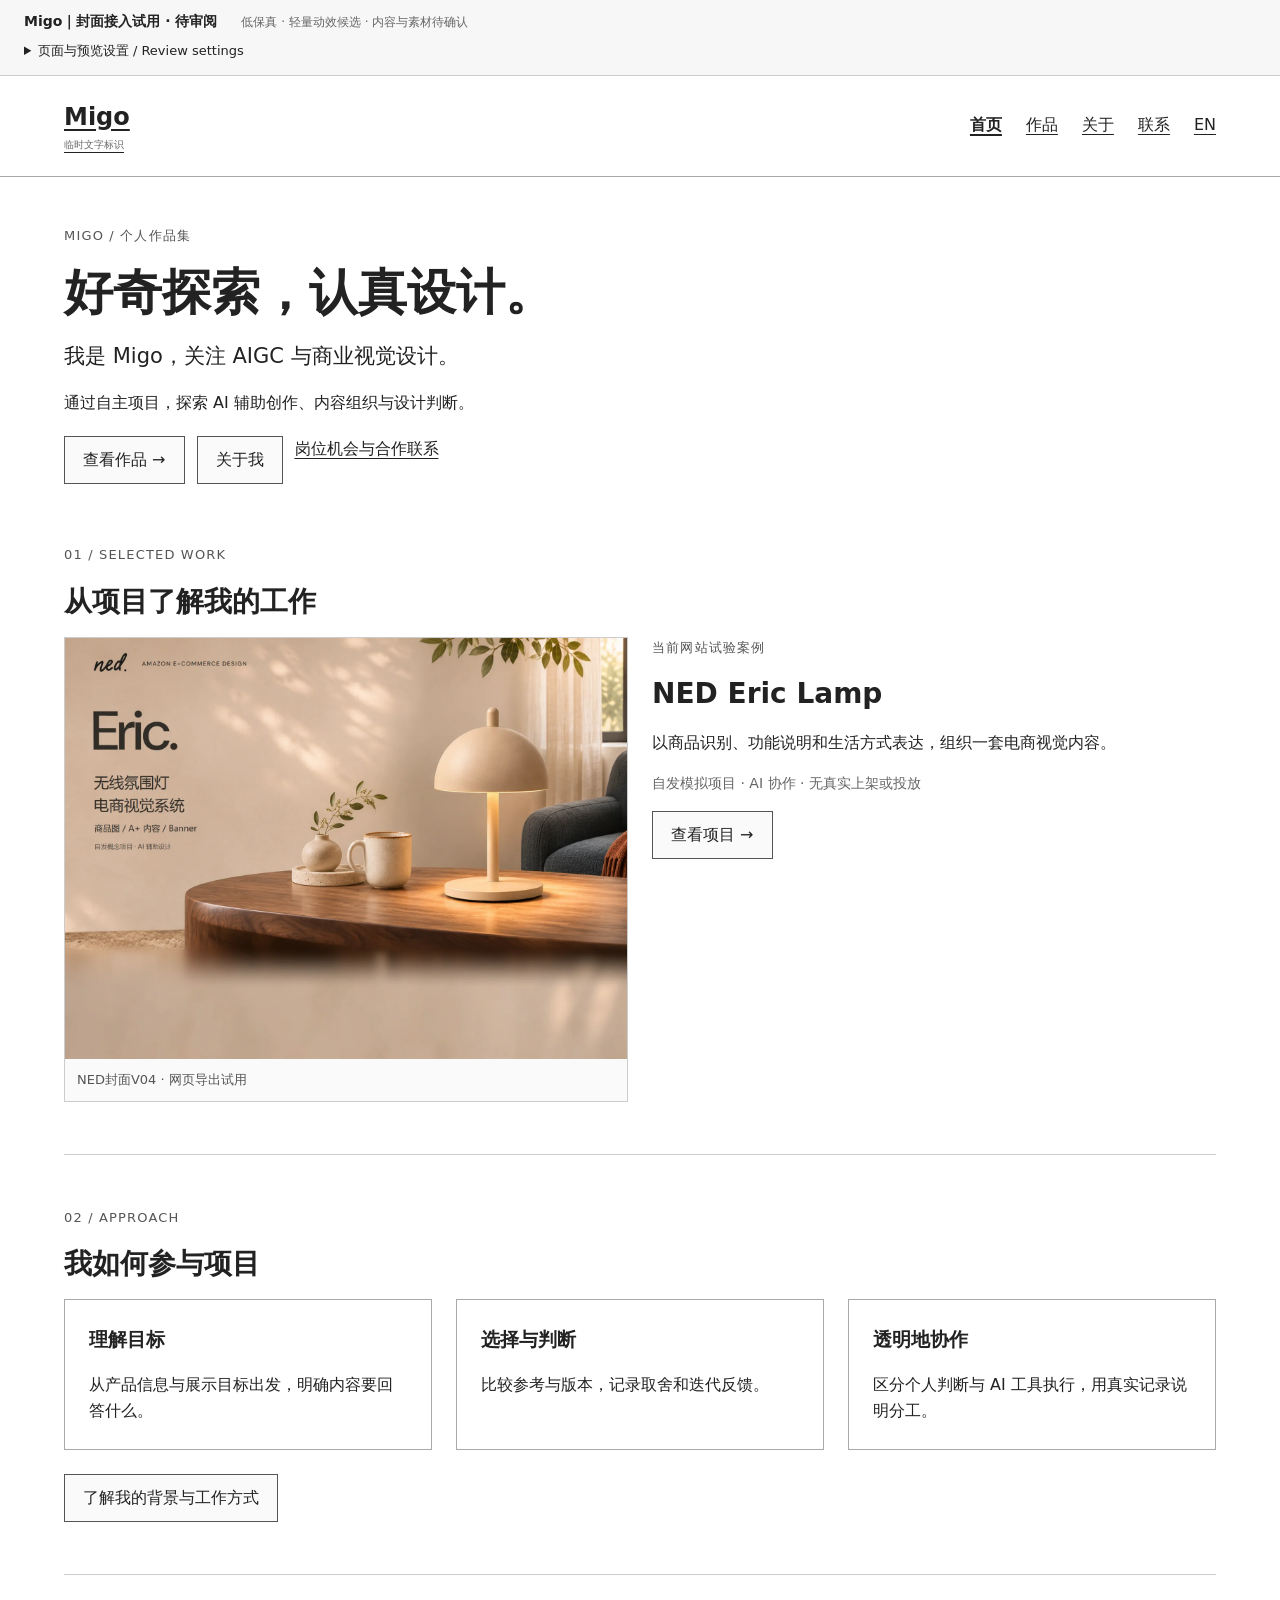
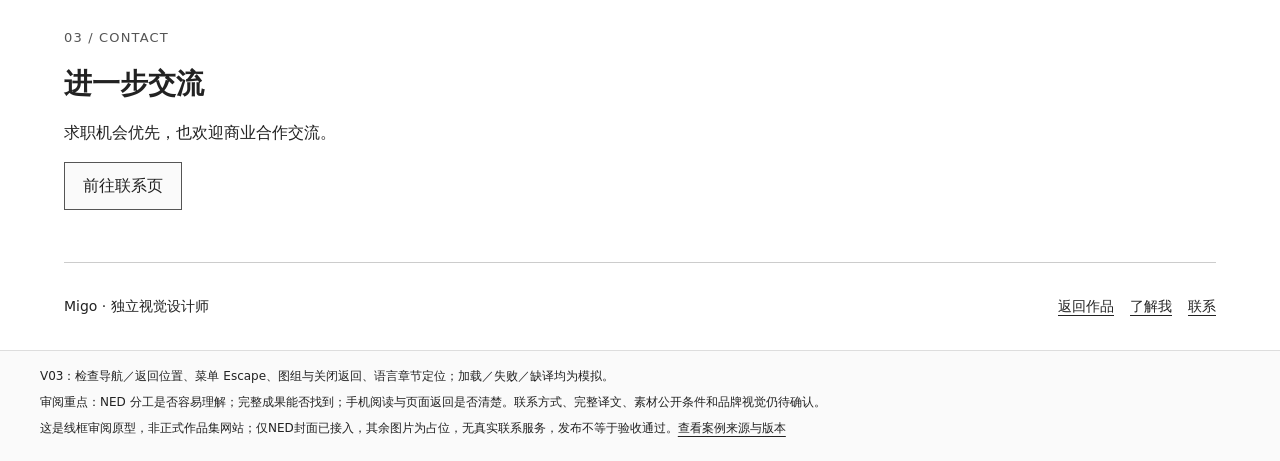
<file: 线框/封面接入试用/线框审阅.html>
<!doctype html>
<html lang="zh-CN">
<head>
<meta charset="utf-8">
<meta name="viewport" content="width=device-width,initial-scale=1">
<meta name="robots" content="noindex,nofollow">
<title>Migo｜NED真实封面接入试用</title>
<style>
*{box-sizing:border-box}html{scroll-behavior:auto}body{margin:0;background:#ddd;color:#222;font:16px/1.65 system-ui,"Noto Sans CJK SC",sans-serif}a{color:inherit;text-underline-offset:4px}button,select{font:inherit;color:inherit;background:white;border:1px solid #777;padding:8px 12px;cursor:pointer}button:disabled{cursor:default;color:#666;background:#eee}a:focus-visible,button:focus-visible,summary:focus-visible,select:focus-visible{outline:3px solid #555;outline-offset:4px}h1,h2,h3,p{margin:0 0 16px}h1{font-size:48px;line-height:1.25;font-weight:600}h2{font-size:28px;line-height:1.4;font-weight:600}h3{font-size:19px;font-weight:600}p{max-width:74ch}small,.muted{color:#666;font-size:14px}.eyebrow{font-size:13px;letter-spacing:.09em;text-transform:uppercase;color:#555;margin-bottom:16px}.review{padding:16px 24px;background:#fafafa;border-bottom:1px solid #888;position:sticky;top:0;z-index:20}.review p{max-width:none;font-size:13px;margin:4px 0 12px}.controls{display:flex;gap:12px;align-items:center;flex-wrap:wrap}.controls label{font-size:14px}.surface{padding:24px;overflow:auto}.canvas{margin:0 auto;background:white;width:1440px;border:1px solid #999;overflow-wrap:anywhere}.canvas.mobile{width:390px}.site-header{padding:24px 72px;border-bottom:1px solid #aaa;display:flex;align-items:center;justify-content:space-between;gap:24px}.wordmark{font-size:24px;font-weight:600;white-space:nowrap}.wordmark span{display:block;font-size:10px;color:#666;font-weight:400}.site-nav{display:flex;gap:28px;align-items:center}.site-nav a[aria-current=page]{font-weight:bold}.mobile-menu{display:none}.container{padding:0 72px}.section{padding:52px 0;border-bottom:1px solid #ccc;scroll-margin-top:140px}.hero{padding:64px 0 44px}.lead{font-size:21px;max-width:68ch}.row{display:flex;gap:16px;align-items:center;flex-wrap:wrap}.actions{display:flex;flex-wrap:wrap;gap:12px;margin-top:24px}.action{display:inline-block;border:1px solid #555;padding:10px 18px;text-decoration:none;background:#fafafa}.grid2,.grid3{display:grid;grid-template-columns:repeat(2,minmax(0,1fr));gap:24px}.grid3{grid-template-columns:repeat(3,minmax(0,1fr))}.panel{border:1px solid #aaa;padding:24px;min-width:0}.panel p:last-child{margin-bottom:0}.placeholder{display:flex;flex-direction:column;align-items:center;justify-content:center;text-align:center;background:repeating-linear-gradient(135deg,#f1f1f1,#f1f1f1 16px,#ededed 16px,#ededed 17px);border:1px dashed #999;color:#555;width:100%;padding:20px;min-width:0;line-height:1.5}.placeholder strong{font-size:17px;font-weight:500}.placeholder small{font-size:12px;display:block;margin-top:10px}.hero-slot{min-height:320px}.gallery{display:grid;grid-template-columns:repeat(3,minmax(0,1fr));gap:16px;margin-top:24px}.gallery.two{grid-template-columns:repeat(2,minmax(0,1fr))}.gallery .placeholder{min-height:160px}.gallery .placeholder.wide{min-height:175px}.caption{font-size:13px;margin:8px 0 0;color:#666}.meta{display:grid;grid-template-columns:repeat(3,minmax(0,1fr));gap:20px;margin:28px 0}.meta div{border-top:1px solid #aaa;padding-top:12px}.meta dt{font-size:13px;color:#666}.meta dd{margin:6px 0 0}.toc{padding:18px 20px;border:1px solid #aaa;margin:24px 0 0;display:flex;gap:20px;flex-wrap:wrap}.toc a{font-size:14px}.inline-note{border-left:3px solid #aaa;padding:8px 16px;margin:24px 0;color:#555;font-size:14px}.site-footer{padding:32px 72px;display:flex;justify-content:space-between;gap:24px;font-size:14px}.empty{padding:40px;border:1px dashed #aaa;margin-top:32px}.page404{min-height:640px;display:flex;flex-direction:column;justify-content:center}.page404 h1{font-size:72px}.role-list{padding-left:22px;margin:0}.role-list li{margin-bottom:12px}.review-note{padding:16px 24px;background:#fafafa;border-top:1px solid #aaa;font-size:14px}.review-note p{max-width:none;margin:0 0 8px}.mobile .site-header{padding:16px 20px;align-items:flex-start}.mobile .site-nav{display:none}.mobile .mobile-menu{display:block;font-size:14px;max-width:230px;text-align:right}.mobile .mobile-menu summary{cursor:pointer;padding:8px 0}.mobile .mobile-menu nav{display:flex;flex-direction:column;align-items:flex-end;gap:12px;padding:12px 0}.mobile .container{padding:0 20px}.mobile .section{padding:32px 0;scroll-margin-top:120px}.mobile .hero{padding:36px 0 28px}.mobile h1{font-size:32px}.mobile h2{font-size:24px}.mobile .lead{font-size:18px}.mobile .grid2,.mobile .grid3,.mobile .meta{grid-template-columns:1fr;gap:16px}.mobile .meta{margin:24px 0}.mobile .meta div{padding-top:8px}.mobile .panel{padding:20px}.mobile .hero-slot{min-height:220px}.mobile .gallery,.mobile .gallery.two{grid-template-columns:1fr;gap:16px}.mobile .gallery .placeholder{min-height:180px}.mobile .gallery .placeholder.wide{min-height:150px}.mobile .toc{gap:12px 18px;padding:16px}.mobile .site-footer{padding:28px 20px;flex-direction:column;gap:16px}.mobile .empty{padding:24px}.mobile .page404{min-height:570px}.mobile .page404 h1{font-size:60px}.canvas-mode{background:white}.canvas-mode .surface{padding:0;overflow:visible}.canvas-mode .canvas{border:0;margin:0}.canvas-mode .review,.canvas-mode .review-note{display:none}dialog{border:1px solid #555;width:min(90vw,960px);max-height:90vh;padding:24px}dialog::backdrop{background:#0008}.large-slot{margin:20px 0;min-height:300px}.modal-actions{display:flex;justify-content:space-between;gap:12px;flex-wrap:wrap}.dialog-top{display:flex;justify-content:space-between;gap:16px;align-items:start}.dialog-top h2{font-size:20px}.lang-warning{font-size:12px;padding:8px 20px;background:#eee;border-bottom:1px solid #aaa}.skip{position:absolute;left:-9999px}.skip:focus{left:10px;top:10px;background:white;padding:10px;z-index:50}@media print{.review,.review-note{display:none}.surface{padding:0}.canvas{zoom:1!important;width:100%!important}.section{break-inside:avoid}}@media(max-width:600px){.review{position:static;padding:12px}.surface{padding:12px}.review-note{padding:12px}}

/* V02：浏览模式铺满视口；固定画布仅用于尺寸对照。以下为线框样式。 */
.review{position:static;padding:10px 24px;background:#f7f7f7;border-bottom:1px solid #ccc}
.review-bar{display:flex;align-items:baseline;gap:8px 24px;flex-wrap:wrap;font-size:14px}
.review-bar span{color:#666;font-size:12px}.review-tools{margin-top:4px}.review-tools>summary{cursor:pointer;width:fit-content;font-size:13px;padding:3px 0}
.review-tools .controls{padding:12px 0 4px}.review-tools p{margin:6px 0;font-size:12px}
.controls select,.controls button{font-size:14px}.controls button:disabled{opacity:.55}
.browser-mode{background:white}.browser-mode .surface{padding:0;overflow:visible}.browser-mode .canvas{width:100%;border:0;margin:0}
.container{width:100%;max-width:1280px;margin:0 auto;padding:0 clamp(24px,5vw,72px)}
.site-header{display:block;padding:0}.header-inner{max-width:1280px;margin:0 auto;padding:22px clamp(24px,5vw,72px);display:flex;justify-content:space-between;align-items:center;gap:24px}
.site-nav{gap:24px}.site-nav a[aria-current],.mobile-menu a[aria-current]{font-weight:700;text-decoration-thickness:2px}
.site-footer{max-width:1280px;margin:0 auto;padding:32px clamp(24px,5vw,72px)}
.hero{padding:48px 0 36px}.home-hero{padding:48px 0 32px}.home-hero h1{font-size:clamp(32px,3.8vw,50px)}
.home-hero .lead{max-width:48ch}.home-hero .actions{margin-top:20px}.home-selected{padding-top:28px}
.section{scroll-margin-top:24px}.breadcrumbs{display:flex;gap:8px;flex-wrap:wrap;font-size:13px;color:#666;margin-bottom:20px}
.current-context{border-top:1px solid #bbb;padding-top:12px;margin-top:20px;font-size:14px;max-width:74ch}
.mobile .site-header{padding:0}.mobile .header-inner{padding:16px 20px;align-items:flex-start}.mobile .site-nav{display:none}
.mobile .container{width:100%;padding:0 20px}.mobile .hero,.mobile .home-hero{padding:32px 0 24px}.mobile .home-selected{padding-top:20px}
.mobile .home-hero h1{font-size:32px}.mobile .section{scroll-margin-top:16px}.mobile .site-footer{padding:28px 20px}
.review-note{max-width:none;font-size:12px;border-color:#ddd}.review-note p{max-width:1200px;margin:0 auto 6px}
@media(max-width:760px){.review{padding:10px 20px}.review-bar{gap:2px 12px}.controls{gap:10px}.controls label{display:flex;gap:6px;align-items:center;flex-wrap:wrap}.review-tools .controls{align-items:flex-start}.review-tools p{line-height:1.5}}

/* V03 交互候选；灰度、系统字体及数值不构成最终品牌或UI标准。 */
:root{--feedback-duration:140ms;--menu-duration:200ms;--viewer-duration:160ms;--cover-duration:200ms}
.controls label{max-width:100%}.controls select{max-width:100%;min-width:0}.controls [disabled]{cursor:default}
.motion-status{font-size:12px;color:#555;margin:4px 0}.demo-banner{border-bottom:1px dashed #aaa;background:#f5f5f5;padding:10px 20px;font-size:13px}
.action,.site-nav a,.wordmark,button{transition:background-color var(--feedback-duration) ease-out,color var(--feedback-duration) ease-out,border-color var(--feedback-duration) ease-out}
.action:active,button:not(:disabled):active{background:#ddd}.site-nav a:focus-visible,.action:focus-visible{outline:3px solid #555;outline-offset:4px}
.case-cover{display:block;overflow:hidden}.case-cover .placeholder{transition:transform var(--cover-duration) ease-out;border-style:dashed}
.mobile-menu nav{transform-origin:top}.mobile-menu[open] nav{animation:menu-in var(--menu-duration) ease-out}
@keyframes menu-in{from{opacity:0}to{opacity:1}}
#lightbox{overflow:auto;overscroll-behavior:contain;max-height:90vh;max-height:90dvh;width:min(94vw,960px)}
#lightbox[open]{animation:viewer-in var(--viewer-duration) ease-out}#lightbox[open]::backdrop{animation:viewer-in var(--viewer-duration) ease-out}
@keyframes viewer-in{from{opacity:0}to{opacity:1}}
.dialog-top{position:sticky;top:-24px;background:white;z-index:2;padding:4px 0 12px;border-bottom:1px solid #ddd}.dialog-top h2{overflow-wrap:anywhere}.dialog-top button{flex-shrink:0}
.large-slot{min-height:260px;gap:12px}.large-slot p{font-size:14px;margin:0}.large-slot button{font-size:14px}.missing-translation{max-width:74ch;margin:32px 0;padding:24px;border:1px dashed #888}
main:focus,section[tabindex="-1"]:focus,h2[tabindex="-1"]:focus{outline:none}
@media(hover:hover) and (pointer:fine){.action:hover,button:not(:disabled):hover{background:#eee}.site-nav a:hover{text-decoration-thickness:2px}html[data-motion="on"] .case-cover:hover .placeholder{transform:scale(1.015)}}
html[data-motion="off"] *,html[data-motion="off"] *::before,html[data-motion="off"] *::after,html[data-motion="off"] #lightbox::backdrop{animation:none!important;transition:none!important;scroll-behavior:auto!important}
@media(prefers-reduced-motion:reduce){*,*::before,*::after,#lightbox::backdrop{animation:none!important;transition:none!important;scroll-behavior:auto!important}.case-cover .placeholder{transform:none!important}}
/* 真实封面接入：保留4:3全幅，不裁切原作品。 */
.actual-cover{display:block;width:100%;height:auto;aspect-ratio:4/3;object-fit:contain;background:#f3f1ed}
.cover-note{display:block;padding:10px 12px;font-size:13px;color:#555;background:#fafafa;text-align:left}
.case-cover{text-decoration:none;border:1px solid #ccc}
.case-cover .actual-cover{transition:transform var(--cover-duration) ease-out}
.gallery[data-gallery="cover"]{grid-template-columns:1fr}
.gallery .real-cover.placeholder{display:block;min-height:0;padding:0;border:1px solid #aaa;background:#fff}
.real-cover .cover-note strong{display:block;font-size:15px}
.real-cover .cover-note small{margin-top:4px}
#media-panel.has-real-media{display:block;background:none;border:0;padding:0;min-height:0;text-align:left}
#media-panel.has-real-media>strong{display:block;margin-bottom:8px}
#media-panel.has-real-media>p,#media-panel.has-real-media>a{display:block;margin-top:12px}
@media(hover:hover) and (pointer:fine){html[data-motion="on"] .case-cover:hover .actual-cover{transform:scale(1.015)}}
html[data-motion="off"] .case-cover .actual-cover{transform:none!important}
@media(prefers-reduced-motion:reduce){.case-cover .actual-cover{transform:none!important}}
</style>
</head>
<body>
<header class="review">
 <div class="review-bar"><strong>Migo｜封面接入试用 · 待审阅</strong><span>低保真 · 轻量动效候选 · 内容与素材待确认</span></div>
 <details class="review-tools" id="review-tools"><summary>页面与预览设置 / Review settings</summary>
 <div class="controls">
  <label>页面 <select id="page-select"><optgroup label="主页面"><option value="home">01 首页</option><option value="work">02 作品</option><option value="about">03 关于</option><option value="contact">04 联系</option></optgroup><optgroup label="作品下级 · 项目详情"><option value="ned">作品 / NED 项目详情</option></optgroup><optgroup label="特殊页面"><option value="404">404 未找到</option></optgroup></select></label>
  <label>预览 <select id="mode-select"><option value="browse">浏览模式 · 自适应窗口</option><option value="review">画布模式 · 固定尺寸对照</option></select></label>
  <label>画布尺寸 <select id="device-select"><option value="desktop">桌面 · 1440px</option><option value="mobile">手机 · 390px</option></select></label>
  <label>内容 <select id="lang-select"><option value="zh">中文草稿</option><option value="en">English draft</option></select></label>
  <label>动效 <select id="motion-select"><option value="auto">轻量动效 · 遵循系统偏好</option><option value="off">关闭动效 · 静态对照</option></select></label>
  <label>状态演示 <select id="demo-select"><option value="normal">正常内容（封面已接入）</option><option value="loading">图片加载 · 模拟</option><option value="error">图片失败 · 模拟</option><option value="translation">英文缺译 · 模拟</option></select></label>
  <button id="fit" type="button">画布适应窗口</button><button id="actual" type="button">画布原始尺寸</button>
 </div>
 <p>浏览模式铺满窗口并随宽度重排；画布模式用于比较 1440px / 390px。页面设置不是网站主导航，NED 详情属于作品下级。</p>
 <p id="motion-status" class="motion-status" aria-live="polite"></p><p>图片状态在 NED 的放大查看层中演示；缺译演示请切换英文。均为审阅用模拟，不是真实素材加载或正式译文状态。</p>
 </details>
</header>
<div class="surface"><article id="wireframe" class="canvas"></article></div>
<aside class="review-note"><p id="page-note"></p><p>审阅重点：NED 分工是否容易理解；完整成果能否找到；手机阅读与页面返回是否清楚。联系方式、完整译文、素材公开条件和品牌视觉仍待确认。</p><p>这是线框审阅原型，非正式作品集网站；仅NED封面已接入，其余图片为占位，无真实联系服务，发布不等于验收通过。<a href="https://github.com/Migo1203/migo-portfolio/blob/main/文档/首篇案例资料卡.md">查看案例来源与版本</a></p></aside>
<dialog id="lightbox" aria-labelledby="lightbox-title"><div class="dialog-top"><h2 id="lightbox-title"></h2><button id="close-modal" type="button" autofocus aria-label="关闭 / Close">关闭 ×</button></div><p id="lightbox-count" class="muted" role="status" aria-live="polite" aria-atomic="true"></p><div id="media-panel" class="placeholder large-slot"></div><div class="modal-actions"><button id="prev-image" type="button">← 上一张 / Previous</button><button id="next-image" type="button">下一张 / Next →</button></div></dialog>

<script>

const canvas=document.getElementById('wireframe');
const params=()=>new URLSearchParams(location.search);
const validPages=['home','work','about','contact','ned','404'];
let page='home',lang='zh',en=false,mode='browse',device='desktop',motionChoice='auto',demo='normal';
let group='',index=0,opener=null,lockedY=0,bodyLocked=false,bodyStyles=null,restoring=false,drawId=0,fit=true;
const dialog=document.getElementById('lightbox');
const mediaQuery=matchMedia('(prefers-reduced-motion: reduce)');
const T=(zh,eng)=>en?eng:zh;
const labels={};
function updateLabels(){Object.assign(labels,{home:T('首页','Home'),work:T('作品','Work'),ned:T('NED 项目详情','NED project'),about:T('关于','About'),contact:T('联系','Contact'),'404':'404'});}
function readLocation(){
 const p=params();page=p.has('page')?(validPages.includes(p.get('page'))?p.get('page'):'404'):'home';
 lang=p.get('lang')==='en'?'en':'zh';en=lang==='en';
 mode=['review','canvas'].includes(p.get('mode'))?p.get('mode'):'browse';
 device=mode==='browse'?(innerWidth<760?'mobile':'desktop'):(p.get('device')==='mobile'?'mobile':'desktop');
 motionChoice=p.get('motion')==='off'?'off':'auto';
 demo=['loading','error','translation'].includes(p.get('demo'))?p.get('demo'):'normal';
 document.documentElement.lang=en?'en':'zh-CN';
 document.body.classList.toggle('canvas-mode',mode==='canvas');document.body.classList.toggle('browser-mode',mode==='browse');
 canvas.classList.toggle('mobile',device==='mobile');updateLabels();
}
function url(p=page,l=lang){const query={page:p,lang:l,mode,motion:motionChoice,demo};if(mode!=='browse')query.device=device;return '?'+new URLSearchParams(query);}
function link(p,label,cls=''){return `<a class="${cls}" href="${url(p)}" ${p===page?'aria-current="page"':p==='work'&&page==='ned'?'aria-current="location"':''}>${label}</a>`;}
const nav=()=>['home','work','about','contact'].map(p=>link(p,labels[p])).join('')+`<a class="language" href="${url(page,en?'zh':'en')}" lang="${en?'zh-CN':'en'}">${en?'中文':'EN'}</a>`;
const header=()=>`<a class="skip" href="#main">${T('跳到正文','Skip to content')}</a><header class="site-header"><div class="header-inner"><a class="wordmark" href="${url('home')}">Migo<span>${T('临时文字标识','Temporary text mark')}</span></a><nav class="site-nav" aria-label="${T('主导航','Main navigation')}">${nav()}</nav><details class="mobile-menu"><summary>${T('菜单 / 语言','Menu / Language')}</summary><nav aria-label="${T('手机导航','Mobile navigation')}">${nav()}</nav></details></div></header>${en?'<div class="lang-warning">English content is a wireframe draft and has not been approved for publication.</div>':''}`;
const footer=()=>`<footer class="site-footer"><span>Migo · ${T('独立视觉设计师','Independent visual designer')}</span><div class="row">${link('work',T('返回作品','View work'))}${link('about',T('了解我','About me'))}${link('contact',T('联系','Contact'))}</div></footer>`;
const btn=(p,label)=>link(p,label,'action');
const imageGroups={};
// 单文件预览内嵌同一份WebP，原件及来源仍在素材目录维护。
const coverSource='[data-uri]';
const coverOriginalSource=URL.createObjectURL(new Blob([Uint8Array.from(atob(coverSource.split(',')[1]),char=>char.charCodeAt(0))],{type:'image/webp'}));
const coverAlt=()=>T('NED Eric无线氛围灯电商视觉封面，沙色台灯置于暖色客厅木桌，左侧为项目介绍。','NED Eric lamp e-commerce cover: a sand-colored lamp on a wooden table in a warm living room, with Chinese project text on the left.');
const coverPhoto=()=>`<img class="actual-cover" src="${coverSource}" alt="${coverAlt()}" width="1600" height="1200" decoding="async" loading="lazy"><span class="cover-note">${T('NED封面V04 · 网页导出试用','NED cover V04 · web export trial')}</span>`;
function gallery(group,items,cols=''){
 imageGroups[group]=items;
 if(group==='cover')return `<div class="gallery" data-gallery="cover"><button class="placeholder real-cover" type="button" data-group="cover" data-image="0" aria-label="${T('放大查看NED封面','Enlarge the NED cover')}"><img class="actual-cover" src="${items[0].src}" alt="${coverAlt()}" width="1600" height="1200" decoding="async" fetchpriority="high"><span class="cover-note"><strong>${items[0].label}</strong><small>${T('网页导出试用 · 1600×1200 · 点击放大查看','Web export trial · 1600×1200 · click to enlarge')}</small></span></button></div>`;
 return `<div class="gallery ${cols}" data-gallery="${group}">${items.map((item,i)=>`<button class="placeholder ${item.wide?'wide':''}" type="button" data-group="${group}" data-image="${i}" aria-label="${T('放大：','Enlarge: ')}${item.label}"><strong>${item.label}</strong><small>${item.note||T('原图占位 · 点击放大','Original image slot · click to enlarge')}</small></button>`).join('')}</div>`;
}
const slot=(label,more='',cls='hero-slot')=>`<div class="placeholder ${cls}"><strong>${label}</strong><small>${more||T('作品素材占位','Artwork placeholder')}</small></div>`;
const section=(id,num,title,body)=>`<section class="section" id="${id}"><p class="eyebrow">${num}</p><h2>${title}</h2>${body}</section>`;
const casecard=()=>`<div class="grid2 case-card"><a class="case-cover" id="case-ned" href="${url('ned')}" aria-label="${T('查看 NED 案例','View the NED case')}">${coverPhoto()}</a><div><p class="eyebrow">${T('当前网站试验案例','Current website trial case')}</p><h2>NED Eric Lamp</h2><p>${T('以商品识别、功能说明和生活方式表达，组织一套电商视觉内容。','An e-commerce visual concept connecting product recognition, functional information and everyday settings.')}</p><p class="muted">${T('自发模拟项目 · AI 协作 · 无真实上架或投放','Self-initiated simulation · AI collaboration · not launched or advertised')}</p>${btn('ned',T('查看项目 →','View project →'))}</div></div>`;
function ned(){
 const goods=[T('主图 V01','Main image V01'),T('01 产品场景 V02','01 Product setting V02'),T('02 旋钮操作 V02','02 Knob controls V02'),T('03 光色调节 V01','03 Color temperature V01'),T('04 续航场景 V02','04 Runtime setting V02'),T('05 尺寸材质 V02','05 Size and material V02'),T('06 户外场景 V02','06 Outdoor setting V02'),T('07 多场景 V02','07 Multiple settings V02')];
 const states=[T('居家开场','Home opening'),T('细节：顶部旋钮','Detail: top knob'),T('细节：沙色表面','Detail: sand finish'),T('操作：按压开关','Control: press'),T('操作：旋转调光','Control: turn'),T('操作：按旋调色','Control: press and turn'),T('场景：餐桌','Setting: dining'),T('场景：床头','Setting: bedside'),T('场景：露台','Setting: terrace'),T('尺寸','Dimensions'),T('使用问答','FAQ')];
 const desktop=[T('居家开场','Home opening'),T('整体与真实细节','Product and real details'),...states.slice(3)];
 const stories=[T('品牌介绍','Brand introduction'),T('审美与造型','Form and character'),T('日常生活','Everyday moments'),T('品牌问答','Brand FAQ')];
 const banners=[T('店铺页头','Store header'),T('餐桌导流 · 电脑','Dining banner · desktop'),T('餐桌导流 · 手机','Dining banner · mobile'),T('REC 广告 · 横','REC ad · landscape'),T('REC 广告 · 方','REC ad · square'),T('REC 广告 · 竖','REC ad · portrait')];
 const toc=[['overview',T('概述','Overview')],['role',T('我的工作','My contribution')],['decisions',T('设计判断','Design decisions')],['goods',T('商品图','Product images')],['aplus',T('高级 A+','Premium A+')],['story',T('品牌故事','Brand story')],['banners',T('Banner','Banners')],['reflection',T('复盘','Reflection')]];
 let out=`<div class="container"><main id="main"><section class="hero"><nav class="breadcrumbs" aria-label="${T('面包屑','Breadcrumb')}">${link('home',T('首页','Home'))}<span aria-hidden="true">/</span>${link('work',T('作品','Work'))}<span aria-hidden="true">/</span><span aria-current="page">NED Eric Lamp</span></nav><h1>NED Eric Lamp</h1><p class="lead">${T('让氛围被感受，让产品被看懂。','Helping people feel the atmosphere and understand the product.')}</p><p>${T('自发电商视觉模拟 · 当前网站试验案例','Self-initiated e-commerce simulation · current website trial case')}</p><dl class="meta"><div><dt>${T('展示语境','Context')}</dt><dd>${T('亚马逊美国站概念','Amazon US concept')}</dd></div><div><dt>${T('我的工作','My contribution')}</dt><dd>${T('目标、方向、取舍与审稿','Goals, direction, selection and review')}</dd></div><div><dt>${T('成果范围','Scope')}</dt><dd>${T('商品图 / Listing / A+ / 品牌故事 / Banner','Product images / Listing / A+ / Brand story / Banners')}</dd></div></dl>${gallery('cover',[{src:coverSource,label:T('项目封面 · 开篇 V04','Project cover · V04'),note:'1600 × 1200 · '+T('待审阅','pending review'),wide:true}],'two')}<nav class="toc" aria-label="${T('案例章节','Case chapters')}">${toc.map(([id,label])=>`<a href="#${id}">${label}</a>`).join('')}</nav></section>`;
 out+=section('overview','01 / OVERVIEW',T('项目概述','Project overview'),`<p>${T('围绕 NED Eric 台灯的真实产品资料，探索面向亚马逊美国站的电商视觉：在商品识别、操作说明与生活方式表达之间建立一致的内容体验。','A self-initiated exploration based on available information about the NED Eric lamp, connecting product recognition, controls and lifestyle storytelling in an Amazon US context.')}</p><p class="inline-note">${T('这是作品集模拟项目，非 NED 品牌委托。未实际上架或投放；产品参数为来源资料标称，未实测。','This is a portfolio simulation, not a NED commission. It has not been launched or advertised. Product specifications are source claims, not independently tested results.')}</p>`);
 out+=section('role','02 / CONTRIBUTION',T('我的工作与 AI 协作','My contribution and AI collaboration'),`<div class="grid2"><div class="panel"><h3>Migo</h3><ul class="role-list"><li>${T('提出项目目标与审美方向','Defined project goals and aesthetic direction')}</li><li>${T('选择参考与比较版本','Selected references and compared versions')}</li><li>${T('作出取舍，提供审稿与迭代反馈','Made selections and provided review feedback')}</li></ul></div><div class="panel"><h3>Codex + AI</h3><ul class="role-list"><li>${T('资料整理、图像生成与合成','Research organization, image generation and compositing')}</li><li>${T('英文文案、SVG 排版与导出','English copy, SVG layout and exports')}</li><li>${T('执行范围以原制作记录为依据','Execution scope follows the production records')}</li></ul></div></div>`);
 out+=section('decisions','03 / DECISIONS',T('设计判断：从问题到内容','Design decisions: from questions to content'),`<div class="grid3"><div class="panel"><h3>${T('01 统一气质，保留昼夜差异','01 Consistency with day–night variation')}</h3><p>${T('暖中性与自然材质作为共同基础，用日间、夜间和暮色区分场景职责。','A warm neutral base and natural materials connect daylight, night and dusk settings with distinct roles.')}</p></div><div class="panel"><h3>${T('02 产品优先，按问题分组','02 Product first, organized by question')}</h3><p>${T('商品图帮助识别与理解卖点，A+ 展开细节和体验，Banner 承担不同入口的表达。','Product images explain recognition and features; A+ expands details and experience; banners serve distinct entry points.')}</p></div><div class="panel"><h3>${T('03 检查保真与状态覆盖','03 Fidelity and state coverage')}</h3><p>${T('根据反馈修订产品边缘、近景与场景差异，并补齐手机端内容状态。','Feedback informed revisions to product edges, close-ups and scene variation, plus complete mobile content coverage.')}</p></div></div>${gallery('strategy',[{label:T('背景与视觉策略 · V04','Background and visual strategy · V04'),note:T('现有策略页占位，项目参考色不是 Migo 品牌色','Existing strategy board slot; its reference colors are not Migo brand colors'),wide:true}],'two')}`);
 out+=section('goods','04A / OUTPUT',T('商品图与 Listing','Product images and Listing'),`<p>${T('完整保留 1 张主图、7 张辅图与 Listing V01。Listing 是模拟页面，文字后续需提供网页可读版本。','Retains one main image, seven supporting images and Listing V01. The Listing is a simulation; a readable text version is to be provided.')}</p>${gallery('listing',[{label:'Listing V01',note:T('完整模拟页面 · 可放大','Full simulated page · enlarge to inspect'),wide:true}],'two')}${gallery('goods',goods.map(label=>({label})))}`);
 out+=section('aplus','04B / OUTPUT',T('高级 A+：细节、操作与场景','Premium A+: details, controls and settings'),`<p>${T('内容源 V03；外层展示 V04 · 修订 V02。桌面 10 个模块，手机 11 个图文状态，完整保留。','Content source V03; presentation V04, revision V02. All ten desktop modules and eleven mobile content states are retained.')}</p><h3>${T('桌面完整内容 · 10 模块','Complete desktop content · 10 modules')}</h3>${gallery('aplus-desktop',desktop.map(label=>({label,wide:true})),'two')}<h3 style="margin-top:32px">${T('手机完整内容 · 11 状态','Complete mobile content · 11 states')}</h3>${gallery('aplus-mobile',states.map(label=>({label})))}`);
 out+=section('story','04C / OUTPUT',T('品牌故事：从产品走向生活方式','Brand story: from product to everyday living'),`<p>${T('内容源品牌故事 V01，外层展示 V04。完整桌面卡组与四个手机状态保留。','Brand story V01 within presentation V04. The full desktop card set and all four mobile states are retained.')}</p>${gallery('story-desktop',[{label:T('品牌氛围开场','Brand atmosphere opening'),wide:true},{label:T('桌面完整卡组','Complete desktop card set'),wide:true}],'two')}${gallery('story-mobile',stories.map(label=>({label})))}`);
 out+=section('banners','04D / OUTPUT',T('Banner 系统：不同入口','Banner system: distinct entry points'),`<p>${T('三主题、六份适配，内容源 Banner V02；完整保留电脑、手机及广告比例。','Three themes and six adaptations from Banner V02, retaining desktop, mobile and ad formats.')}</p>${gallery('banners',banners.map(label=>({label,wide:true})),'two')}`);
 out+=section('reflection','05 / REFLECTION',T('简短复盘','Brief reflection'),`<div class="grid2"><div><h3>${T('把检查提前到扩展整套之前','Check before scaling up')}</h3><p>${T('现有记录显示，产品边缘、构图差异和手机状态覆盖曾引发返工。下一次应先验证关键试样，再扩展整套。','The records identify rework around product edges, composition variation and mobile state coverage. Key samples should be checked before expanding a full set.')}</p></div><div><h3>${T('结果与限制','Results and limitations')}</h3><p>${T('形成了可追溯的视觉内容与版本记录。没有真实销售或转化数据，不能据此证明商业效果。','The project produced traceable visual content and version records. Without sales or conversion data, commercial impact cannot be established.')}</p></div></div>`);
 out+=section('next','06 / NEXT',T('继续了解 Migo','Continue exploring'),`<div class="actions">${btn('work',T('返回作品列表','Back to work'))}${btn('about',T('关于 Migo','About Migo'))}${btn('contact',T('联系','Contact'))}</div><p class="caption">${T('其他案例尚未选定，暂不设置虚构的“下一个项目”。','Other cases have not been selected; no fictional next project is included.')}</p>`);
 return out+'</main></div>';
}
function home(){return `<div class="container"><main id="main"><section class="hero home-hero"><p class="eyebrow">MIGO / ${T('个人作品集','PERSONAL PORTFOLIO')}</p><h1>${T('好奇探索，认真设计。','Explore with curiosity. Design with care.')}</h1><p class="lead">${T('我是 Migo，关注 AIGC 与商业视觉设计。','I’m Migo, exploring AIGC and commercial visual design.')}</p><p>${T('通过自主项目，探索 AI 辅助创作、内容组织与设计判断。','Through self-initiated projects, I explore AI-assisted creation, content organization and design decisions.')}</p><div class="actions">${btn('work',T('查看作品 →','View work →'))}${btn('about',T('关于我','About me'))}${link('contact',T('岗位机会与合作联系','Roles and collaborations'))}</div></section><section class="section home-selected" id="selected"><p class="eyebrow">01 / SELECTED WORK</p><h2>${T('从项目了解我的工作','Explore my work through projects')}</h2>${casecard()}</section>${section('approach','02 / APPROACH',T('我如何参与项目','How I approach a project'),`<div class="grid3"><div class="panel"><h3>${T('理解目标','Understand the goal')}</h3><p>${T('从产品信息与展示目标出发，明确内容要回答什么。','Start with product information and presentation goals to define what the content should explain.')}</p></div><div class="panel"><h3>${T('选择与判断','Select and decide')}</h3><p>${T('比较参考与版本，记录取舍和迭代反馈。','Compare references and versions, documenting selections and review feedback.')}</p></div><div class="panel"><h3>${T('透明地协作','Collaborate transparently')}</h3><p>${T('区分个人判断与 AI 工具执行，用真实记录说明分工。','Distinguish personal decisions from AI-assisted execution through project records.')}</p></div></div><div class="actions">${btn('about',T('了解我的背景与工作方式','About my background and approach'))}</div>`)}${section('contact','03 / CONTACT',T('进一步交流','Let’s connect'),`<p>${T('求职机会优先，也欢迎商业合作交流。','Open to role opportunities and commercial collaborations.')}</p>${btn('contact',T('前往联系页','Go to contact'))}`)}</main></div>`}

function work(){return `<div class="container"><main id="main"><section class="hero"><p class="eyebrow">WORK</p><h1>${T('作品与案例','Work and case studies')}</h1><p class="lead">${T('从项目目标、设计判断与具体成果，了解我的工作。','Explore project goals, design decisions and outcomes.')}</p></section>${section('cases','01 / CASE STUDIES',T('当前试验案例','Current trial case'),casecard())}<section class="section"><h2>${T('后续案例','Future cases')}</h2><p>${T('Migo × Beedog 个人品牌 IP 设计原计划作为首篇案例，目前尚未完成。完成并审阅后再决定上线顺序。','The Migo × Beedog personal brand and character project was originally intended as the first case. It remains in development; publication order will be decided after review.')}</p><p class="muted">${T('当前仅有一个试验案例，不设置无效筛选或虚构作品卡片。','Only one trial case is included; no non-functional filters or invented projects are added.')}</p></section></main></div>`}
function about(){return `<div class="container"><main id="main"><section class="hero"><p class="eyebrow">ABOUT</p><h1>${T('我是 Migo','I’m Migo')}</h1><p class="lead">${T('独立视觉设计师，关注商业视觉、AI 辅助创作与创意思考。','An independent visual designer interested in commercial visuals, AI-assisted creation and creative thinking.')}</p><p>${T('好奇探索，认真设计。','Explore with curiosity. Design with care.')}</p></section>${section('practice','01 / PRACTICE',T('通过实际项目了解我的工作','Understand my work through real project records'),`<p>${T('在 NED 试验案例中，我负责项目目标、审美方向、参考选择、版本取舍与审稿反馈，并与 Codex 和 AI 工具协作。','In the NED trial case, I set goals and aesthetic direction, selected references, compared versions and provided review feedback in collaboration with Codex and AI tools.')}</p>${btn('ned',T('查看 NED 案例','View the NED case'))}<div class="empty">${T('目前关注深圳 AIGC／视觉设计岗位；完整履历与对外介绍待补充、待审阅。','Currently exploring AIGC and visual design roles in Shenzhen; the full résumé and public introduction are pending.')}</div>`)}${section('brand','02 / MIGO × BEEDOG',T('设计师与品牌角色','Designer and brand character'),`<div class="grid2"><div><h3>Migo</h3><p>${T('设计师与品牌主体，负责专业创作、设计决策和商业服务。','The designer and brand owner, responsible for professional creation, design decisions and commercial services.')}</p><h3>Beedog</h3><p>${T('Migo 的原创品牌角色，支持情感表达与内容互动；不是另一位独立设计师。','Migo’s original brand character for emotional expression and content interaction, not a separate designer.')}</p></div>${slot(T('Beedog 形象预留 · 尚未确认','Beedog visual slot · not yet approved'),T('角色设计 Pending · 本轮不绘制','Character design pending · no character artwork created'))}</div>`)}${section('next','03 / NEXT',T('查看作品或进一步交流','Explore work or get in touch'),`<div class="actions">${btn('work',T('查看作品','View work'))}${btn('contact',T('联系','Contact'))}</div>`)}</main></div>`}
function contact(){return `<div class="container"><main id="main"><section class="hero"><p class="eyebrow">CONTACT</p><h1>${T('一起讨论下一步','Let’s discuss what’s next')}</h1><p class="lead">${T('求职机会优先，也欢迎商业合作交流。','Open to role opportunities and commercial collaborations.')}</p></section>${section('channels','01 / GET IN TOUCH',T('联系入口','Contact channels'),`<div class="grid2"><div class="panel"><h3>${T('联系渠道','Contact method')}</h3><p>${T('邮箱或其他主要联系方式待提供。','An email address or primary contact method is to be provided.')}</p><button type="button" disabled>${T('联系方式待补充','Contact details pending')}</button><p class="caption">${T('渠道确认后再开放实际联系操作。','Contact actions will become available once details are confirmed.')}</p></div><div class="panel"><h3>${T('交流时可附上','Helpful context')}</h3><ul class="role-list"><li>${T('岗位或项目背景','Role or project context')}</li><li>${T('需要的设计内容与时间安排','Design scope and timing')}</li><li>${T('便于回复的联系信息','Contact details for a reply')}</li></ul></div></div><p class="inline-note">${T('当前没有在线表单或消息收集。','No contact form or message collection is currently provided.')}</p>`)}${section('next','02 / EXPLORE',T('先了解我的工作','Explore my work first'),`<div class="actions">${btn('work',T('查看作品','View work'))}${btn('about',T('关于 Migo','About Migo'))}</div>`)}</main></div>`}
function notfound(){return `<div class="container"><main class="page404" id="main"><p class="eyebrow">PAGE NOT FOUND</p><h1>404</h1><h2>${T('这个页面暂时找不到','This page could not be found')}</h2><p>${T('链接可能已变更，你可以回到首页或继续查看作品。','The link may have changed. Return home or continue exploring the work.')}</p><div class="actions">${btn('home',T('返回首页','Return home'))}${btn('work',T('查看作品','View work'))}</div></main></div>`}

const renderers={home,work,about,contact,ned,'404':notfound};
const positions=new Map();
function positionKey(){return `${page}/${lang}/${mode}/${device}`;}
function storePosition(key,value){positions.set(key,value);try{sessionStorage.setItem('migo-v03:'+key,JSON.stringify(value));}catch{}}
function getPosition(key){if(positions.has(key))return positions.get(key);try{return JSON.parse(sessionStorage.getItem('migo-v03:'+key));}catch{return null;}}
function focusToken(el=document.activeElement){if(!el)return null;if(el.id)return {id:el.id};if(el.dataset.focusKey)return {key:el.dataset.focusKey};return null;}
function findFocus(token){if(!token)return null;return token.id?document.getElementById(token.id):canvas.querySelector(`[data-focus-key="${token.key}"]`);}
function focusWithoutScroll(el){if(el&&el.isConnected&&el.getClientRects().length)el.focus({preventScroll:true});}
function savePosition(){
 if(restoring||bodyLocked)return;
 const point={v3:true,y:scrollY,focus:focusToken()};
 history.replaceState({...history.state,...point},'',location.href);storePosition(positionKey(),point);
}
let scrollFrame=0;
addEventListener('scroll',()=>{if(!scrollFrame)scrollFrame=requestAnimationFrame(()=>{scrollFrame=0;savePosition();});},{passive:true});
addEventListener('pagehide',savePosition);
function currentSection(){
 const hash=location.hash.slice(1);
 const sections=[...canvas.querySelectorAll('main .section[id]')];
 let found='';for(const section of sections)if(section.getBoundingClientRect().top<=100)found=section.id;
 return found||(scrollY>200?hash:'');
}
function updateState(){window.wireframeState={version:'V03-cover-trial',page,device,lang,mode,demo,motionChoice,reducedMotion:document.documentElement.dataset.motion==='off',viewer:{open:dialog.open,group,index},groupCounts:Object.fromEntries(Object.entries(imageGroups).map(([k,v])=>[k,v.length]))};}
function applyMotion(){
 const reduced=motionChoice==='off'||mediaQuery.matches;
 document.documentElement.dataset.motion=reduced?'off':'on';
 document.getElementById('motion-status').textContent=motionChoice==='off'?'当前：已关闭动效，功能保持可用。':mediaQuery.matches?'当前：系统要求减少动态效果，已停用位移、缩放与过渡。':'当前：轻量动效候选；可切换静态对照，也会响应系统偏好。';
 updateState();
}
mediaQuery.addEventListener('change',applyMotion);
function closeMenu(restoreFocus=false){const menu=canvas.querySelector('.mobile-menu');if(menu?.open){menu.open=false;if(restoreFocus)focusWithoutScroll(menu.querySelector('summary'));}}
function resize(){
 const active=document.activeElement;
 if(mode==='browse'){device=innerWidth<760?'mobile':'desktop';canvas.classList.toggle('mobile',device==='mobile');}
 if(device==='desktop')closeMenu(false);
 if(!dialog.open&&active&&active!==document.body&&!active.getClientRects().length){
  if(device==='mobile')focusWithoutScroll(canvas.querySelector('.mobile-menu summary'));
  else{const target=active.getAttribute?.('href');focusWithoutScroll([...canvas.querySelectorAll('.site-nav a')].find(a=>a.getAttribute('href')===target)||canvas.querySelector('.wordmark'));}
 }
 canvas.style.zoom=mode==='browse'||mode==='canvas'||!fit?'1':Math.min(1,Math.max(1,innerWidth-(innerWidth<600?24:48))/(device==='mobile'?390:1440));
 for(const id of ['device-select','fit','actual'])document.getElementById(id).disabled=mode!=='review';
 document.getElementById('device-select').value=device;updateState();
}
addEventListener('resize',resize);
function lockBody(){
 lockedY=scrollY;bodyStyles={};for(const key of ['position','top','left','right','width','overflow'])bodyStyles[key]=document.body.style[key];
 bodyLocked=true;Object.assign(document.body.style,{position:'fixed',top:`-${lockedY}px`,left:'0',right:'0',width:'100%',overflow:'hidden'});
}
function finishClose(restore=true){
 if(!bodyLocked)return;
 bodyLocked=false;for(const [key,value] of Object.entries(bodyStyles))document.body.style[key]=value;
 scrollTo(0,lockedY);if(restore)focusWithoutScroll(opener);opener=null;updateState();
}
function closeViewer(restore=true){if(dialog.open)dialog.close();finishClose(restore);}
dialog.addEventListener('cancel',event=>{event.preventDefault();closeViewer();});
dialog.addEventListener('close',()=>{if(bodyLocked)finishClose();});
document.getElementById('close-modal').addEventListener('click',()=>closeViewer());
function mediaContent(){
 const label=document.getElementById('lightbox-label');
 if(label)label.textContent=imageGroups[group][index].label;
}
function drawMedia(){
 const label=imageGroups[group][index].label;
 const panel=document.getElementById('media-panel');panel.replaceChildren();
 panel.classList.remove('has-real-media');
 const item=imageGroups[group][index];
 if(item.src&&demo!=='loading'&&demo!=='error'){
  panel.classList.add('has-real-media');
  const title=document.createElement('strong');title.id='lightbox-label';title.textContent=label;panel.append(title);
  const image=document.createElement('img');image.className='actual-cover';image.alt=coverAlt();image.width=1600;image.height=1200;
  const status=document.createElement('p');status.setAttribute('role','status');status.textContent=T('正在读取封面…','Loading the cover…');
  image.addEventListener('load',()=>{status.textContent=T('封面已加载 · 网页导出试用，待审阅。','Cover loaded · web export trial, pending review.');});
  image.addEventListener('error',()=>{status.textContent=T('封面读取失败。可尝试重新打开页面，或使用下方链接打开原图。','Cover could not be decoded. Reopen the page or use the original-image link below.');});
  image.src=item.src;panel.append(image,status);
  const original=document.createElement('a');original.href=coverOriginalSource;original.target='_blank';original.rel='noopener';original.textContent=T('在新标签页打开1600px原图','Open the 1600px image in a new tab');panel.append(original);
  return;
 }
 const strong=document.createElement('strong');strong.id='lightbox-label';strong.textContent=label;panel.append(strong);
 const text=document.createElement('p');text.setAttribute('role','status');
 text.textContent=demo==='loading'?T('【状态演示】图片加载中 · 当前为暂停的审阅状态，没有真实网络等待。','[State demo] Loading image · a paused review state, not a network request.'):demo==='error'?T('【状态演示】图片加载失败 · 不代表真实作品素材故障。','[State demo] Image failed to load · no real artwork request has failed.'):T('本图仍为占位；本次仅接入项目封面。','This image remains a placeholder; only the project cover is integrated.');panel.append(text);
 if(demo==='loading'||demo==='error'){
  const reset=document.createElement('button');reset.type='button';reset.id='end-media-demo';reset.textContent=T('结束演示，恢复正常内容','End demo and restore normal content');
  reset.addEventListener('click',()=>{demo='normal';const u=new URL(location.href);u.searchParams.set('demo','normal');history.replaceState(history.state,'',u);document.getElementById('demo-select').value='normal';drawMedia();refreshLinks();canvas.querySelector('.demo-banner')?.remove();focusWithoutScroll(document.getElementById('close-modal'));updateState();});panel.append(reset);
 }
}
function displayImage(){
 const items=imageGroups[group];document.getElementById('lightbox-title').textContent=items[index].label;
 document.getElementById('lightbox-count').textContent=`${index+1} / ${items.length}`;
 document.getElementById('prev-image').disabled=index===0;document.getElementById('next-image').disabled=index===items.length-1;
 drawMedia();updateState();
}
function openViewer(el){savePosition();opener=el;group=el.dataset.group;index=Number(el.dataset.image);displayImage();lockBody();dialog.showModal();document.getElementById('close-modal').focus({preventScroll:true});updateState();}
function stepImage(delta){if(!dialog.open)return;const next=index+delta;if(next>=0&&next<imageGroups[group].length){index=next;displayImage();}}
document.getElementById('prev-image').onclick=()=>stepImage(-1);document.getElementById('next-image').onclick=()=>stepImage(1);
dialog.addEventListener('keydown',event=>{
 if(event.key==='ArrowLeft'||event.key==='ArrowRight'){event.preventDefault();stepImage(event.key==='ArrowLeft'?-1:1);}
 if(event.key==='Tab'){
  const nodes=[...dialog.querySelectorAll('button:not(:disabled),a[href],select:not(:disabled),[tabindex]:not([tabindex="-1"])')].filter(el=>el.getClientRects().length);
  const first=nodes[0],last=nodes[nodes.length-1],active=document.activeElement;
  if(!nodes.length){event.preventDefault();return;}
  if(event.shiftKey&&(active===first||!nodes.includes(active))){event.preventDefault();last.focus();}
  else if(!event.shiftKey&&(active===last||!nodes.includes(active))){event.preventDefault();first.focus();}
 }
});
function refreshLinks(){
 for(const a of canvas.querySelectorAll('a[href]')){
  const u=new URL(a.href,location.href);if(u.origin===location.origin&&u.pathname===location.pathname&&u.search){u.searchParams.set('demo',demo);u.searchParams.set('motion',motionChoice);a.href=u.pathname+u.search+u.hash;}
 }
}
function missingTranslation(){return `<div class="container"><main id="main"><section class="hero"><p class="eyebrow">${labels[page]} / STATE DEMO</p><h1>English version pending</h1><div class="missing-translation"><p>This is a review-only missing-translation demo. The project identity is unchanged; no approved translation is being claimed.</p><p lang="zh-CN">中文内容仍可访问；退出演示后可继续查看英文结构草稿。</p><div class="actions"><a class="action language" href="${url(page,'zh')}">查看同一页面的中文</a><button id="end-translation-demo" type="button">End demo · show English draft</button></div></div></section></main></div>`;}
function renderPage(point=null,{anchor=false,focusMain=false}={}){
 restoring=true;const token=++drawId;closeViewer(false);readLocation();
 for(const key of Object.keys(imageGroups))delete imageGroups[key];
 const banner=demo==='normal'?'':`<div class="demo-banner">${T('【审阅状态演示】不是正式内容或真实网络状态；可在顶部设置中结束。','[Review state demo] Not final content or a live network state; reset it in review settings.')}</div>`;
 canvas.innerHTML=header()+banner+(demo==='translation'&&en?missingTranslation():renderers[page]())+footer();
 canvas.querySelectorAll('a,button,summary,select').forEach((el,i)=>el.dataset.focusKey=String(i));
 const main=canvas.querySelector('main');main.tabIndex=-1;
 for(const [id,value] of [['page-select',page],['device-select',device],['lang-select',lang],['mode-select',mode==='canvas'?'browse':mode],['motion-select',motionChoice],['demo-select',demo]])document.getElementById(id).value=value;
 if(mode==='review')document.getElementById('review-tools').open=true;
 document.getElementById('page-note').textContent=T('V03：检查导航／返回位置、菜单 Escape、图组与关闭返回、语言章节定位；加载／失败／缺译均为模拟。','V03: review navigation, position restoration, menu Escape, image groups, language context and explicitly simulated states.');
 document.title=`${labels[page]}｜Migo 交互审阅 V03`;applyMotion();resize();
 requestAnimationFrame(()=>{
  if(token!==drawId)return;
  let target=null;try{if(location.hash)target=document.getElementById(decodeURIComponent(location.hash.slice(1)));}catch{}
  if(anchor&&target){target.scrollIntoView({behavior:'instant',block:'start'});const heading=target===main?main:(target.querySelector?.('h2')||target);heading.tabIndex=-1;focusWithoutScroll(heading);}
  else{scrollTo(0,point?.y||0);if(point?.focus)focusWithoutScroll(findFocus(point.focus));else if(focusMain)focusWithoutScroll(main);}
  requestAnimationFrame(()=>{if(token!==drawId)return;restoring=false;savePosition();updateState();});
 });
}
function navigate(next,{replace=false,preserve=false,languageChange=false}={}){
 const u=new URL(next,location.href);const before=page;const prior={v3:true,y:bodyLocked?lockedY:scrollY,focus:focusToken()};
 if(languageChange&&page==='ned'){const id=location.hash.slice(1)||currentSection();if(id)u.hash=id;}
 savePosition();closeMenu(false);closeViewer(false);
 const nextPage=u.searchParams.get('page')||'home';
 let point=preserve?prior:null;
 if(!point&&before==='ned'&&nextPage==='work'){const l=u.searchParams.get('lang')||'zh';point=getPosition(`work/${l}/${u.searchParams.get('mode')||'browse'}/${device}`);}
 history[replace?'replaceState':'pushState'](point||{v3:true,y:0,focus:null},'',u);
 renderPage(point,{anchor:!!u.hash&&!point,focusMain:!point});
}
addEventListener('popstate',()=>{const point={...history.state};renderPage(point,{anchor:!Number.isFinite(point.y)&&!!location.hash,focusMain:!point.focus});});
document.addEventListener('click',event=>{
 const image=event.target.closest('[data-image]');if(image&&canvas.contains(image)){openViewer(image);return;}
 const end=event.target.closest('#end-translation-demo');if(end){const u=new URL(location.href);u.searchParams.set('demo','normal');navigate(u,{replace:true});return;}
 const a=event.target.closest('a[href]');if(!a||!canvas.contains(a)||event.defaultPrevented||event.button!==0||event.metaKey||event.ctrlKey||event.shiftKey||event.altKey||a.target||a.hasAttribute('download'))return;
 const u=new URL(a.href,location.href);if(u.origin!==location.origin||u.pathname!==location.pathname)return;
 event.preventDefault();navigate(u,{languageChange:a.classList.contains('language')});
});
document.addEventListener('click',event=>{const menu=canvas.querySelector('.mobile-menu');if(menu?.open&&!menu.contains(event.target)&&!dialog.open)closeMenu(false);});
document.addEventListener('keydown',event=>{if(event.key==='Escape'&&!dialog.open){const menu=canvas.querySelector('.mobile-menu');if(menu?.open){event.preventDefault();closeMenu(true);}}});
const settingIds=['page-select','device-select','lang-select','mode-select','motion-select','demo-select'];
for(const id of settingIds)document.getElementById(id).addEventListener('change',()=>{
 const nextMode=document.getElementById('mode-select').value;
 const q={page:document.getElementById('page-select').value,lang:document.getElementById('lang-select').value,mode:nextMode,motion:document.getElementById('motion-select').value,demo:document.getElementById('demo-select').value};
 if(nextMode==='review')q.device=document.getElementById('device-select').value;
 const u=new URL(location.href);u.search=new URLSearchParams(q);u.hash=id==='lang-select'?(location.hash.slice(1)||currentSection()):'';
 navigate(u,{replace:id!=='page-select',preserve:id!=='page-select'&&id!=='lang-select',languageChange:id==='lang-select'});
});
document.getElementById('fit').onclick=()=>{fit=true;resize();};document.getElementById('actual').onclick=()=>{fit=false;resize();};
if('scrollRestoration' in history)history.scrollRestoration='manual';
const initial=history.state?.v3?history.state:null;
renderPage(initial,{anchor:!initial&&!!location.hash});

</script>
</body>
</html>
</file>
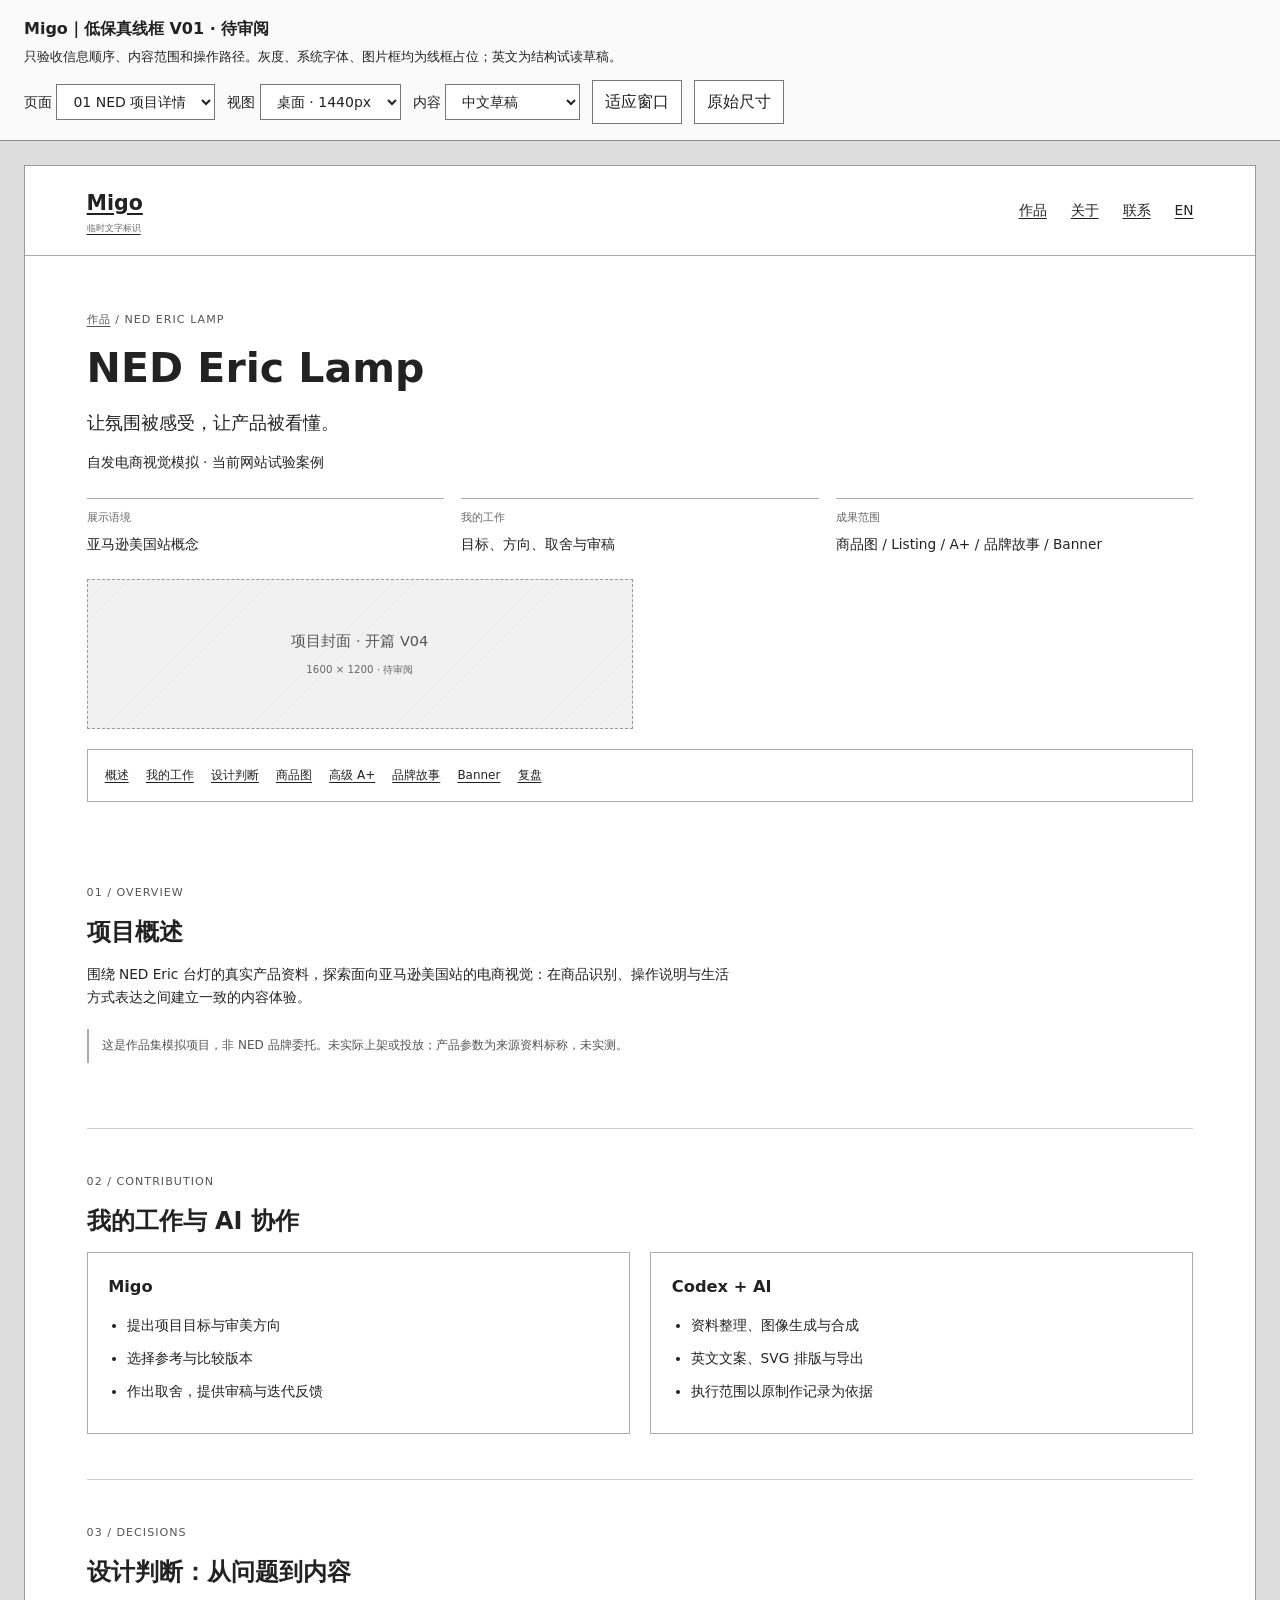
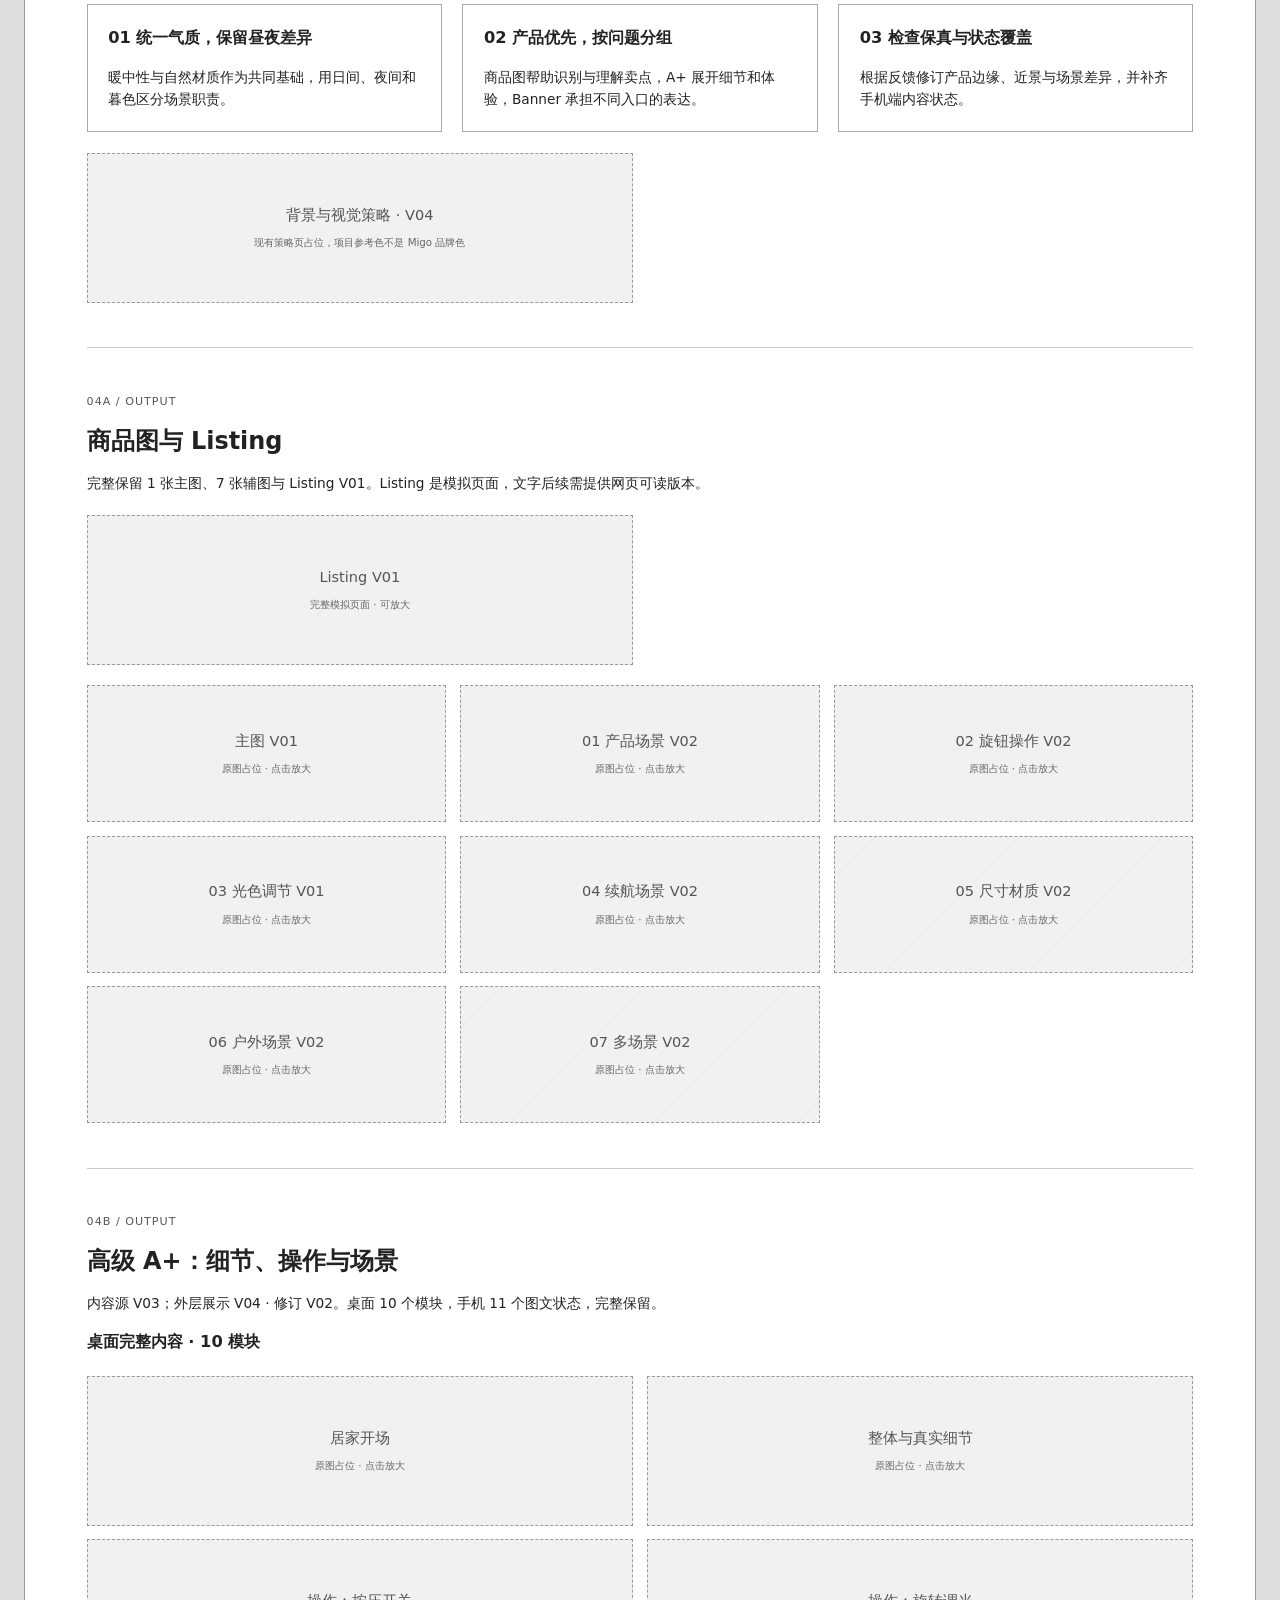
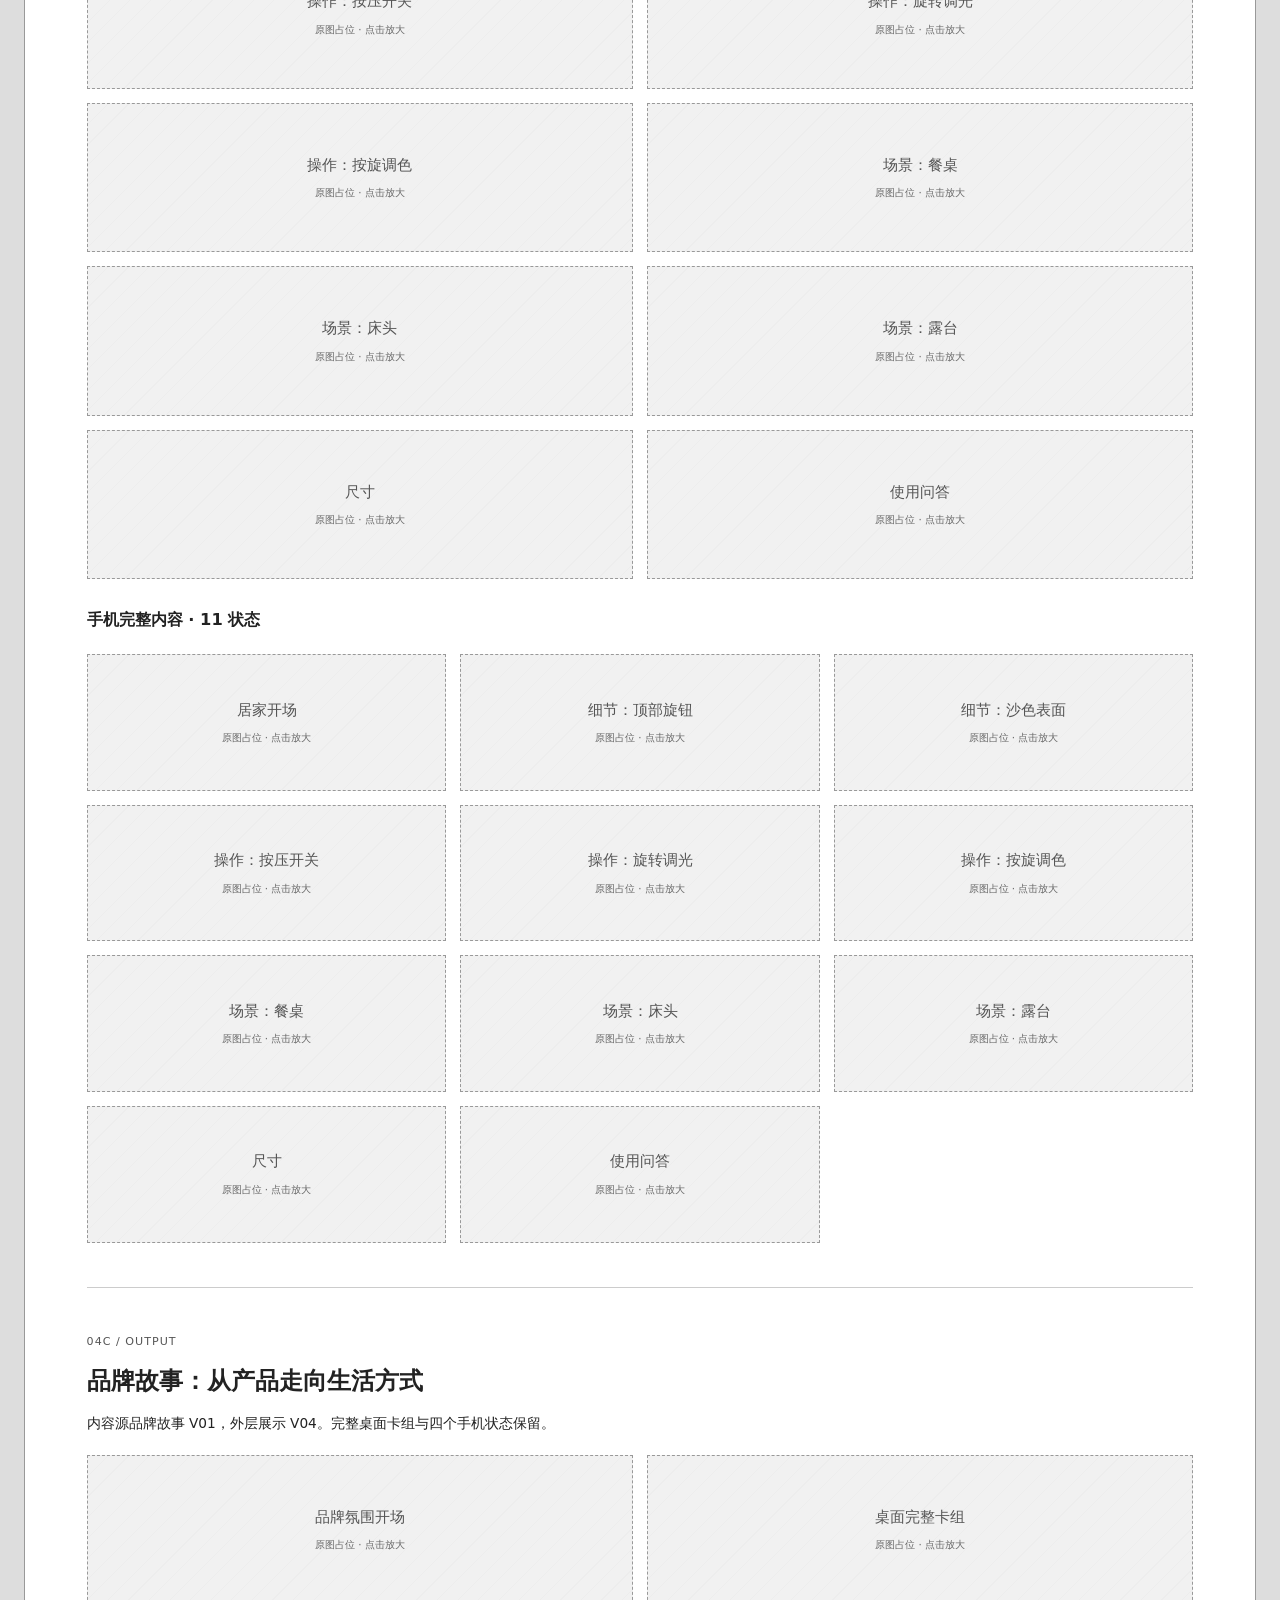
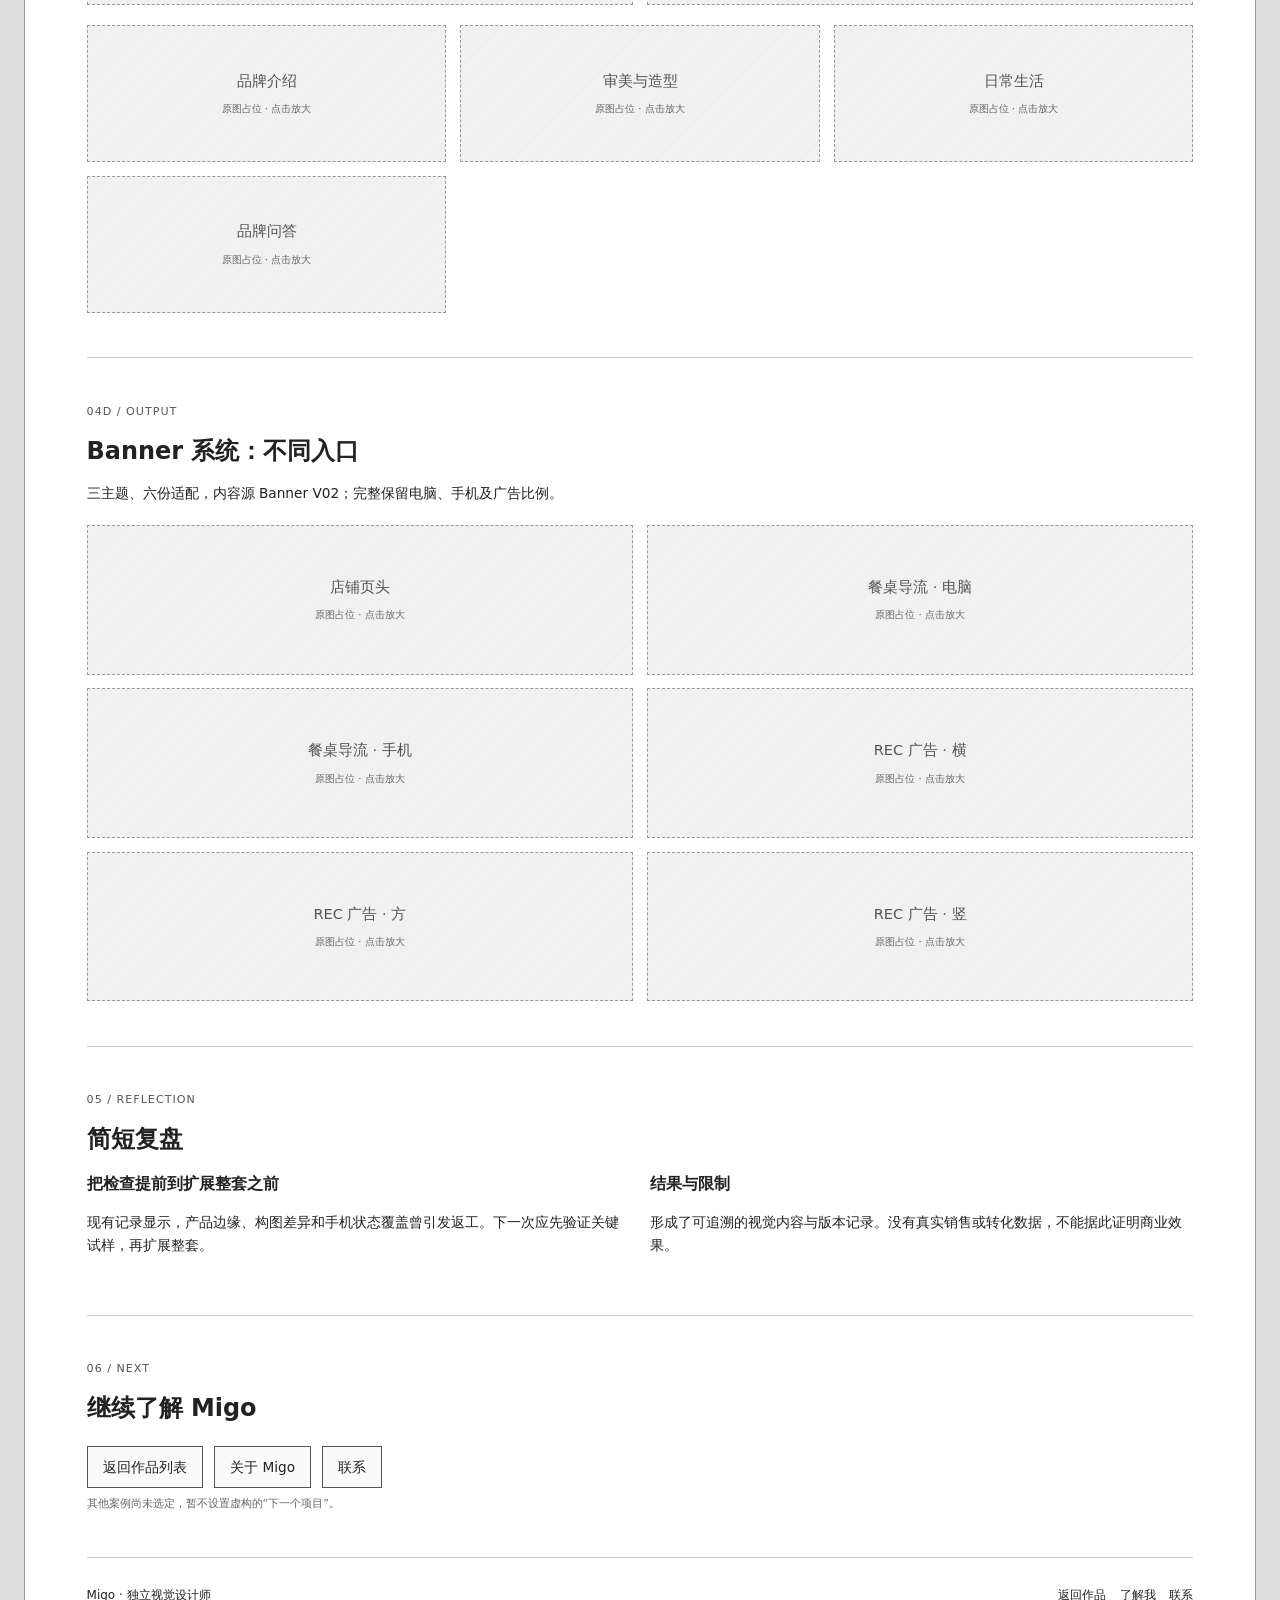
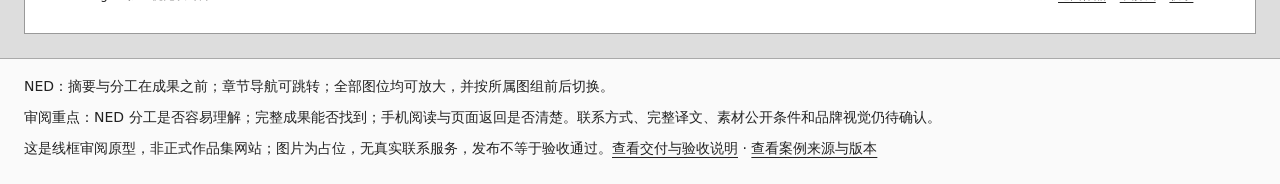
<file: 线框/第一版/线框审阅.html>
<!doctype html>
<html lang="zh-CN">
<meta charset="utf-8">
<meta name="viewport" content="width=device-width,initial-scale=1">
<meta name="robots" content="noindex,nofollow">
<title>Migo｜第一版线框审阅</title>
<style>
*{box-sizing:border-box}html{scroll-behavior:auto}body{margin:0;background:#ddd;color:#222;font:16px/1.65 system-ui,"Noto Sans CJK SC",sans-serif}a{color:inherit;text-underline-offset:4px}button,select{font:inherit;color:inherit;background:white;border:1px solid #777;padding:8px 12px;cursor:pointer}button:disabled{cursor:default;color:#666;background:#eee}a:focus-visible,button:focus-visible,summary:focus-visible,select:focus-visible{outline:3px solid #555;outline-offset:4px}h1,h2,h3,p{margin:0 0 16px}h1{font-size:48px;line-height:1.25;font-weight:600}h2{font-size:28px;line-height:1.4;font-weight:600}h3{font-size:19px;font-weight:600}p{max-width:74ch}small,.muted{color:#666;font-size:14px}.eyebrow{font-size:13px;letter-spacing:.09em;text-transform:uppercase;color:#555;margin-bottom:16px}.review{padding:16px 24px;background:#fafafa;border-bottom:1px solid #888;position:sticky;top:0;z-index:20}.review p{max-width:none;font-size:13px;margin:4px 0 12px}.controls{display:flex;gap:12px;align-items:center;flex-wrap:wrap}.controls label{font-size:14px}.surface{padding:24px;overflow:auto}.canvas{margin:0 auto;background:white;width:1440px;border:1px solid #999;overflow-wrap:anywhere}.canvas.mobile{width:390px}.site-header{padding:24px 72px;border-bottom:1px solid #aaa;display:flex;align-items:center;justify-content:space-between;gap:24px}.wordmark{font-size:24px;font-weight:600;white-space:nowrap}.wordmark span{display:block;font-size:10px;color:#666;font-weight:400}.site-nav{display:flex;gap:28px;align-items:center}.site-nav a[aria-current=page]{font-weight:bold}.mobile-menu{display:none}.container{padding:0 72px}.section{padding:52px 0;border-bottom:1px solid #ccc;scroll-margin-top:140px}.hero{padding:64px 0 44px}.lead{font-size:21px;max-width:68ch}.row{display:flex;gap:16px;align-items:center;flex-wrap:wrap}.actions{display:flex;flex-wrap:wrap;gap:12px;margin-top:24px}.action{display:inline-block;border:1px solid #555;padding:10px 18px;text-decoration:none;background:#fafafa}.grid2,.grid3{display:grid;grid-template-columns:repeat(2,minmax(0,1fr));gap:24px}.grid3{grid-template-columns:repeat(3,minmax(0,1fr))}.panel{border:1px solid #aaa;padding:24px;min-width:0}.panel p:last-child{margin-bottom:0}.placeholder{display:flex;flex-direction:column;align-items:center;justify-content:center;text-align:center;background:repeating-linear-gradient(135deg,#f1f1f1,#f1f1f1 16px,#ededed 16px,#ededed 17px);border:1px dashed #999;color:#555;width:100%;padding:20px;min-width:0;line-height:1.5}.placeholder strong{font-size:17px;font-weight:500}.placeholder small{font-size:12px;display:block;margin-top:10px}.hero-slot{min-height:320px}.gallery{display:grid;grid-template-columns:repeat(3,minmax(0,1fr));gap:16px;margin-top:24px}.gallery.two{grid-template-columns:repeat(2,minmax(0,1fr))}.gallery .placeholder{min-height:160px}.gallery .placeholder.wide{min-height:175px}.caption{font-size:13px;margin:8px 0 0;color:#666}.meta{display:grid;grid-template-columns:repeat(3,minmax(0,1fr));gap:20px;margin:28px 0}.meta div{border-top:1px solid #aaa;padding-top:12px}.meta dt{font-size:13px;color:#666}.meta dd{margin:6px 0 0}.toc{padding:18px 20px;border:1px solid #aaa;margin:24px 0 0;display:flex;gap:20px;flex-wrap:wrap}.toc a{font-size:14px}.inline-note{border-left:3px solid #aaa;padding:8px 16px;margin:24px 0;color:#555;font-size:14px}.site-footer{padding:32px 72px;display:flex;justify-content:space-between;gap:24px;font-size:14px}.empty{padding:40px;border:1px dashed #aaa;margin-top:32px}.page404{min-height:640px;display:flex;flex-direction:column;justify-content:center}.page404 h1{font-size:72px}.role-list{padding-left:22px;margin:0}.role-list li{margin-bottom:12px}.review-note{padding:16px 24px;background:#fafafa;border-top:1px solid #aaa;font-size:14px}.review-note p{max-width:none;margin:0 0 8px}.mobile .site-header{padding:16px 20px;align-items:flex-start}.mobile .site-nav{display:none}.mobile .mobile-menu{display:block;font-size:14px;max-width:230px;text-align:right}.mobile .mobile-menu summary{cursor:pointer;padding:8px 0}.mobile .mobile-menu nav{display:flex;flex-direction:column;align-items:flex-end;gap:12px;padding:12px 0}.mobile .container{padding:0 20px}.mobile .section{padding:32px 0;scroll-margin-top:120px}.mobile .hero{padding:36px 0 28px}.mobile h1{font-size:32px}.mobile h2{font-size:24px}.mobile .lead{font-size:18px}.mobile .grid2,.mobile .grid3,.mobile .meta{grid-template-columns:1fr;gap:16px}.mobile .meta{margin:24px 0}.mobile .meta div{padding-top:8px}.mobile .panel{padding:20px}.mobile .hero-slot{min-height:220px}.mobile .gallery,.mobile .gallery.two{grid-template-columns:1fr;gap:16px}.mobile .gallery .placeholder{min-height:180px}.mobile .gallery .placeholder.wide{min-height:150px}.mobile .toc{gap:12px 18px;padding:16px}.mobile .site-footer{padding:28px 20px;flex-direction:column;gap:16px}.mobile .empty{padding:24px}.mobile .page404{min-height:570px}.mobile .page404 h1{font-size:60px}.canvas-mode{background:white}.canvas-mode .surface{padding:0;overflow:visible}.canvas-mode .canvas{border:0;margin:0}.canvas-mode .review,.canvas-mode .review-note{display:none}dialog{border:1px solid #555;width:min(90vw,960px);max-height:90vh;padding:24px}dialog::backdrop{background:#0008}.large-slot{margin:20px 0;min-height:300px}.modal-actions{display:flex;justify-content:space-between;gap:12px;flex-wrap:wrap}.dialog-top{display:flex;justify-content:space-between;gap:16px;align-items:start}.dialog-top h2{font-size:20px}.lang-warning{font-size:12px;padding:8px 20px;background:#eee;border-bottom:1px solid #aaa}.skip{position:absolute;left:-9999px}.skip:focus{left:10px;top:10px;background:white;padding:10px;z-index:50}@media print{.review,.review-note{display:none}.surface{padding:0}.canvas{zoom:1!important;width:100%!important}.section{break-inside:avoid}}@media(max-width:600px){.review{position:static;padding:12px}.surface{padding:12px}.review-note{padding:12px}}
</style>
<header class="review">
 <strong>Migo｜低保真线框 V01 · 待审阅</strong>
 <p>只验收信息顺序、内容范围和操作路径。灰度、系统字体、图片框均为线框占位；英文为结构试读草稿。</p>
 <div class="controls">
  <label>页面 <select id="page-select"><option value="ned">01 NED 项目详情</option><option value="home">02 首页</option><option value="work">03 作品列表</option><option value="about">04 关于</option><option value="contact">05 联系</option><option value="404">06 404</option></select></label>
  <label>视图 <select id="device-select"><option value="desktop">桌面 · 1440px</option><option value="mobile">手机 · 390px</option></select></label>
  <label>内容 <select id="lang-select"><option value="zh">中文草稿</option><option value="en">English draft</option></select></label>
  <button id="fit" type="button">适应窗口</button><button id="actual" type="button">原始尺寸</button>
 </div>
</header>
<div class="surface"><article id="wireframe" class="canvas"></article></div>
<aside class="review-note"><p id="page-note"></p><p>审阅重点：NED 分工是否容易理解；完整成果能否找到；手机阅读与页面返回是否清楚。联系方式、完整译文、素材公开条件和品牌视觉仍待确认。</p><p>这是线框审阅原型，非正式作品集网站；图片为占位，无真实联系服务，发布不等于验收通过。<a href="https://github.com/Migo1203/migo-portfolio/blob/main/线框/第一版/README.md">查看交付与验收说明</a> · <a href="https://github.com/Migo1203/migo-portfolio/blob/main/文档/首篇案例资料卡.md">查看案例来源与版本</a></p></aside>
<dialog id="lightbox" aria-labelledby="lightbox-title"><div class="dialog-top"><h2 id="lightbox-title"></h2><button id="close-modal" type="button" aria-label="关闭 / Close">关闭 ×</button></div><p id="lightbox-count" class="muted"></p><div class="placeholder large-slot"><strong id="lightbox-label"></strong><small>大图占位 · 实际作品素材后续接入<br>Image placeholder · original artwork to be integrated</small></div><div class="modal-actions"><button id="prev-image" type="button">← 上一张 / Previous</button><button id="next-image" type="button">下一张 / Next →</button></div></dialog>
<script>
const params=new URLSearchParams(location.search);
const pages=['ned','home','work','about','contact','404'];
const page=pages.includes(params.get('page'))?params.get('page'):'ned';
const device=params.has('device')?(params.get('device')==='mobile'?'mobile':'desktop'):(innerWidth<600?'mobile':'desktop');
const lang=params.get('lang')==='en'?'en':'zh';
const mode=params.get('mode')==='canvas'?'canvas':'review';
const en=lang==='en';const T=(zh,eng)=>en?eng:zh;
document.documentElement.lang=en?'en':'zh-CN';
document.body.classList.toggle('canvas-mode',mode==='canvas');
const canvas=document.querySelector('#wireframe');canvas.classList.toggle('mobile',device==='mobile');
function url(p=page,l=lang){return '?'+new URLSearchParams({page:p,device,lang:l,mode}).toString()}
function link(p,label,cls=''){return `<a class="${cls}" href="${url(p)}" ${p===page?'aria-current="page"':''}>${label}</a>`}
const labels={home:T('首页','Home'),work:T('作品','Work'),ned:T('NED 项目详情','NED project'),about:T('关于','About'),contact:T('联系','Contact'),'404':'404'};
const nav=()=>['work','about','contact'].map(p=>link(p,labels[p])).join('')+`<a class="language" href="${url(page,en?'zh':'en')}" lang="${en?'zh-CN':'en'}">${en?'中文':'EN'}</a>`;
const header=()=>`<a class="skip" href="#main">${T('跳到正文','Skip to content')}</a><header class="site-header"><a class="wordmark" href="${url('home')}">Migo<span>${T('临时文字标识','Temporary text mark')}</span></a><nav class="site-nav" aria-label="${T('主导航','Main navigation')}">${nav()}</nav><details class="mobile-menu"><summary>${T('菜单 / 语言','Menu / Language')}</summary><nav aria-label="${T('手机导航','Mobile navigation')}">${nav()}</nav></details></header>${en?'<div class="lang-warning">English content is a wireframe draft and has not been approved for publication.</div>':''}`;
const footer=()=>`<footer class="site-footer"><span>Migo · ${T('独立视觉设计师','Independent visual designer')}</span><div class="row">${link('work',T('返回作品','View work'))}${link('about',T('了解我','About me'))}${link('contact',T('联系','Contact'))}</div></footer>`;
const btn=(p,label)=>link(p,label,'action');
const imageGroups={};
function gallery(group,items,cols=''){
 imageGroups[group]=items;
 return `<div class="gallery ${cols}" data-gallery="${group}">${items.map((item,i)=>`<button class="placeholder ${item.wide?'wide':''}" type="button" data-group="${group}" data-image="${i}" aria-label="${T('放大：','Enlarge: ')}${item.label}"><strong>${item.label}</strong><small>${item.note||T('原图占位 · 点击放大','Original image slot · click to enlarge')}</small></button>`).join('')}</div>`;
}
const slot=(label,more='',cls='hero-slot')=>`<div class="placeholder ${cls}"><strong>${label}</strong><small>${more||T('作品素材占位','Artwork placeholder')}</small></div>`;
const section=(id,num,title,body)=>`<section class="section" id="${id}"><p class="eyebrow">${num}</p><h2>${title}</h2>${body}</section>`;
const casecard=()=>`<div class="grid2"><a href="${url('ned')}" aria-label="${T('查看 NED 案例','View the NED case')}">${slot('NED Eric Lamp',T('封面 V04 · 待审阅','Cover V04 · pending review'))}</a><div><p class="eyebrow">${T('当前网站试验案例','Current website trial case')}</p><h2>NED Eric Lamp</h2><p>${T('以商品识别、功能说明和生活方式表达，组织一套电商视觉内容。','An e-commerce visual concept connecting product recognition, functional information and everyday settings.')}</p><p class="muted">${T('自发模拟项目 · AI 协作 · 无真实上架或投放','Self-initiated simulation · AI collaboration · not launched or advertised')}</p>${btn('ned',T('查看项目 →','View project →'))}</div></div>`;
function ned(){
 const goods=[T('主图 V01','Main image V01'),T('01 产品场景 V02','01 Product setting V02'),T('02 旋钮操作 V02','02 Knob controls V02'),T('03 光色调节 V01','03 Color temperature V01'),T('04 续航场景 V02','04 Runtime setting V02'),T('05 尺寸材质 V02','05 Size and material V02'),T('06 户外场景 V02','06 Outdoor setting V02'),T('07 多场景 V02','07 Multiple settings V02')];
 const states=[T('居家开场','Home opening'),T('细节：顶部旋钮','Detail: top knob'),T('细节：沙色表面','Detail: sand finish'),T('操作：按压开关','Control: press'),T('操作：旋转调光','Control: turn'),T('操作：按旋调色','Control: press and turn'),T('场景：餐桌','Setting: dining'),T('场景：床头','Setting: bedside'),T('场景：露台','Setting: terrace'),T('尺寸','Dimensions'),T('使用问答','FAQ')];
 const desktop=[T('居家开场','Home opening'),T('整体与真实细节','Product and real details'),...states.slice(3)];
 const stories=[T('品牌介绍','Brand introduction'),T('审美与造型','Form and character'),T('日常生活','Everyday moments'),T('品牌问答','Brand FAQ')];
 const banners=[T('店铺页头','Store header'),T('餐桌导流 · 电脑','Dining banner · desktop'),T('餐桌导流 · 手机','Dining banner · mobile'),T('REC 广告 · 横','REC ad · landscape'),T('REC 广告 · 方','REC ad · square'),T('REC 广告 · 竖','REC ad · portrait')];
 const toc=[['overview',T('概述','Overview')],['role',T('我的工作','My contribution')],['decisions',T('设计判断','Design decisions')],['goods',T('商品图','Product images')],['aplus',T('高级 A+','Premium A+')],['story',T('品牌故事','Brand story')],['banners',T('Banner','Banners')],['reflection',T('复盘','Reflection')]];
 let out=`<div class="container"><main id="main"><section class="hero"><p class="eyebrow">${link('work',T('作品','Work'))} / NED Eric Lamp</p><h1>NED Eric Lamp</h1><p class="lead">${T('让氛围被感受，让产品被看懂。','Helping people feel the atmosphere and understand the product.')}</p><p>${T('自发电商视觉模拟 · 当前网站试验案例','Self-initiated e-commerce simulation · current website trial case')}</p><dl class="meta"><div><dt>${T('展示语境','Context')}</dt><dd>${T('亚马逊美国站概念','Amazon US concept')}</dd></div><div><dt>${T('我的工作','My contribution')}</dt><dd>${T('目标、方向、取舍与审稿','Goals, direction, selection and review')}</dd></div><div><dt>${T('成果范围','Scope')}</dt><dd>${T('商品图 / Listing / A+ / 品牌故事 / Banner','Product images / Listing / A+ / Brand story / Banners')}</dd></div></dl>${gallery('cover',[{label:T('项目封面 · 开篇 V04','Project cover · V04'),note:'1600 × 1200 · '+T('待审阅','pending review'),wide:true}],'two')}<nav class="toc" aria-label="${T('案例章节','Case chapters')}">${toc.map(([id,label])=>`<a href="#${id}">${label}</a>`).join('')}</nav></section>`;
 out+=section('overview','01 / OVERVIEW',T('项目概述','Project overview'),`<p>${T('围绕 NED Eric 台灯的真实产品资料，探索面向亚马逊美国站的电商视觉：在商品识别、操作说明与生活方式表达之间建立一致的内容体验。','A self-initiated exploration based on available information about the NED Eric lamp, connecting product recognition, controls and lifestyle storytelling in an Amazon US context.')}</p><p class="inline-note">${T('这是作品集模拟项目，非 NED 品牌委托。未实际上架或投放；产品参数为来源资料标称，未实测。','This is a portfolio simulation, not a NED commission. It has not been launched or advertised. Product specifications are source claims, not independently tested results.')}</p>`);
 out+=section('role','02 / CONTRIBUTION',T('我的工作与 AI 协作','My contribution and AI collaboration'),`<div class="grid2"><div class="panel"><h3>Migo</h3><ul class="role-list"><li>${T('提出项目目标与审美方向','Defined project goals and aesthetic direction')}</li><li>${T('选择参考与比较版本','Selected references and compared versions')}</li><li>${T('作出取舍，提供审稿与迭代反馈','Made selections and provided review feedback')}</li></ul></div><div class="panel"><h3>Codex + AI</h3><ul class="role-list"><li>${T('资料整理、图像生成与合成','Research organization, image generation and compositing')}</li><li>${T('英文文案、SVG 排版与导出','English copy, SVG layout and exports')}</li><li>${T('执行范围以原制作记录为依据','Execution scope follows the production records')}</li></ul></div></div>`);
 out+=section('decisions','03 / DECISIONS',T('设计判断：从问题到内容','Design decisions: from questions to content'),`<div class="grid3"><div class="panel"><h3>${T('01 统一气质，保留昼夜差异','01 Consistency with day–night variation')}</h3><p>${T('暖中性与自然材质作为共同基础，用日间、夜间和暮色区分场景职责。','A warm neutral base and natural materials connect daylight, night and dusk settings with distinct roles.')}</p></div><div class="panel"><h3>${T('02 产品优先，按问题分组','02 Product first, organized by question')}</h3><p>${T('商品图帮助识别与理解卖点，A+ 展开细节和体验，Banner 承担不同入口的表达。','Product images explain recognition and features; A+ expands details and experience; banners serve distinct entry points.')}</p></div><div class="panel"><h3>${T('03 检查保真与状态覆盖','03 Fidelity and state coverage')}</h3><p>${T('根据反馈修订产品边缘、近景与场景差异，并补齐手机端内容状态。','Feedback informed revisions to product edges, close-ups and scene variation, plus complete mobile content coverage.')}</p></div></div>${gallery('strategy',[{label:T('背景与视觉策略 · V04','Background and visual strategy · V04'),note:T('现有策略页占位，项目参考色不是 Migo 品牌色','Existing strategy board slot; its reference colors are not Migo brand colors'),wide:true}],'two')}`);
 out+=section('goods','04A / OUTPUT',T('商品图与 Listing','Product images and Listing'),`<p>${T('完整保留 1 张主图、7 张辅图与 Listing V01。Listing 是模拟页面，文字后续需提供网页可读版本。','Retains one main image, seven supporting images and Listing V01. The Listing is a simulation; a readable text version is to be provided.')}</p>${gallery('listing',[{label:'Listing V01',note:T('完整模拟页面 · 可放大','Full simulated page · enlarge to inspect'),wide:true}],'two')}${gallery('goods',goods.map(label=>({label})))}`);
 out+=section('aplus','04B / OUTPUT',T('高级 A+：细节、操作与场景','Premium A+: details, controls and settings'),`<p>${T('内容源 V03；外层展示 V04 · 修订 V02。桌面 10 个模块，手机 11 个图文状态，完整保留。','Content source V03; presentation V04, revision V02. All ten desktop modules and eleven mobile content states are retained.')}</p><h3>${T('桌面完整内容 · 10 模块','Complete desktop content · 10 modules')}</h3>${gallery('aplus-desktop',desktop.map(label=>({label,wide:true})),'two')}<h3 style="margin-top:32px">${T('手机完整内容 · 11 状态','Complete mobile content · 11 states')}</h3>${gallery('aplus-mobile',states.map(label=>({label})))}`);
 out+=section('story','04C / OUTPUT',T('品牌故事：从产品走向生活方式','Brand story: from product to everyday living'),`<p>${T('内容源品牌故事 V01，外层展示 V04。完整桌面卡组与四个手机状态保留。','Brand story V01 within presentation V04. The full desktop card set and all four mobile states are retained.')}</p>${gallery('story-desktop',[{label:T('品牌氛围开场','Brand atmosphere opening'),wide:true},{label:T('桌面完整卡组','Complete desktop card set'),wide:true}],'two')}${gallery('story-mobile',stories.map(label=>({label})))}`);
 out+=section('banners','04D / OUTPUT',T('Banner 系统：不同入口','Banner system: distinct entry points'),`<p>${T('三主题、六份适配，内容源 Banner V02；完整保留电脑、手机及广告比例。','Three themes and six adaptations from Banner V02, retaining desktop, mobile and ad formats.')}</p>${gallery('banners',banners.map(label=>({label,wide:true})),'two')}`);
 out+=section('reflection','05 / REFLECTION',T('简短复盘','Brief reflection'),`<div class="grid2"><div><h3>${T('把检查提前到扩展整套之前','Check before scaling up')}</h3><p>${T('现有记录显示，产品边缘、构图差异和手机状态覆盖曾引发返工。下一次应先验证关键试样，再扩展整套。','The records identify rework around product edges, composition variation and mobile state coverage. Key samples should be checked before expanding a full set.')}</p></div><div><h3>${T('结果与限制','Results and limitations')}</h3><p>${T('形成了可追溯的视觉内容与版本记录。没有真实销售或转化数据，不能据此证明商业效果。','The project produced traceable visual content and version records. Without sales or conversion data, commercial impact cannot be established.')}</p></div></div>`);
 out+=section('next','06 / NEXT',T('继续了解 Migo','Continue exploring'),`<div class="actions">${btn('work',T('返回作品列表','Back to work'))}${btn('about',T('关于 Migo','About Migo'))}${btn('contact',T('联系','Contact'))}</div><p class="caption">${T('其他案例尚未选定，暂不设置虚构的“下一个项目”。','Other cases have not been selected; no fictional next project is included.')}</p>`);
 return out+'</main></div>';
}
function home(){return `<div class="container"><main id="main"><section class="hero"><p class="eyebrow">MIGO / ${T('个人作品集','PERSONAL PORTFOLIO')}</p><h1>${T('好奇探索，认真设计。','Explore with curiosity. Design with care.')}</h1><p class="lead">${T('我是 Migo，独立视觉设计师，关注商业视觉与 AI 辅助创作。','I’m Migo, an independent visual designer exploring commercial visuals and AI-assisted creation.')}</p><p>${T('通过具体项目，了解我的方向选择、设计判断与协作方式。','Explore my projects, design decisions and approach to collaboration.')}</p><div class="actions">${btn('work',T('查看作品 →','View work →'))}${btn('about',T('了解我','About me'))}</div></section>${section('selected','01 / SELECTED WORK',T('从项目了解我的工作','Explore my work through projects'),casecard())}${section('approach','02 / APPROACH',T('关注的工作方向','Areas of focus'),`<div class="grid3"><div class="panel"><h3>${T('商业视觉','Commercial visuals')}</h3><p>${T('从产品信息与展示目标组织内容。','Organizing content around product information and presentation goals.')}</p></div><div class="panel"><h3>${T('AI 辅助创作','AI-assisted creation')}</h3><p>${T('如实记录方向选择、工具参与与审稿过程。','Documenting direction, tool involvement and review decisions.')}</p></div><div class="panel"><h3>${T('品牌探索','Brand exploration')}</h3><p>${T('Migo × Beedog 个人品牌项目仍在设计中。','The Migo × Beedog personal brand project is still in development.')}</p></div></div>`)}${section('contact','03 / CONTACT',T('进一步交流','Let’s connect'),`<p>${T('欢迎就岗位机会或商业合作联系。','Open to conversations about roles and commercial collaborations.')}</p>${btn('contact',T('前往联系页','Go to contact'))}`)}</main></div>`}
function work(){return `<div class="container"><main id="main"><section class="hero"><p class="eyebrow">WORK</p><h1>${T('作品与案例','Work and case studies')}</h1><p class="lead">${T('从项目目标、设计判断与具体成果，了解我的工作。','Explore project goals, design decisions and outcomes.')}</p></section>${section('cases','01 / CASE STUDIES',T('当前试验案例','Current trial case'),casecard())}<section class="section"><h2>${T('后续案例','Future cases')}</h2><p>${T('Migo × Beedog 个人品牌 IP 设计原计划作为首篇案例，目前尚未完成。完成并审阅后再决定上线顺序。','The Migo × Beedog personal brand and character project was originally intended as the first case. It remains in development; publication order will be decided after review.')}</p><p class="muted">${T('当前仅有一个试验案例，不设置无效筛选或虚构作品卡片。','Only one trial case is included; no non-functional filters or invented projects are added.')}</p></section></main></div>`}
function about(){return `<div class="container"><main id="main"><section class="hero"><p class="eyebrow">ABOUT</p><h1>${T('我是 Migo','I’m Migo')}</h1><p class="lead">${T('独立视觉设计师，关注商业视觉、AI 辅助创作与创意思考。','An independent visual designer interested in commercial visuals, AI-assisted creation and creative thinking.')}</p><p>${T('好奇探索，认真设计。','Explore with curiosity. Design with care.')}</p></section>${section('practice','01 / PRACTICE',T('通过实际项目了解我的工作','Understand my work through real project records'),`<p>${T('在 NED 试验案例中，我负责项目目标、审美方向、参考选择、版本取舍与审稿反馈，并与 Codex 和 AI 工具协作。','In the NED trial case, I set goals and aesthetic direction, selected references, compared versions and provided review feedback in collaboration with Codex and AI tools.')}</p>${btn('ned',T('查看 NED 案例','View the NED case'))}<div class="empty">${T('个人经历、具体求职岗位与履历资料待补充。','Experience, target role and résumé details are to be provided.')}</div>`)}${section('brand','02 / MIGO × BEEDOG',T('设计师与品牌角色','Designer and brand character'),`<div class="grid2"><div><h3>Migo</h3><p>${T('设计师与品牌主体，负责专业创作、设计决策和商业服务。','The designer and brand owner, responsible for professional creation, design decisions and commercial services.')}</p><h3>Beedog</h3><p>${T('Migo 的原创品牌角色，支持情感表达与内容互动；不是另一位独立设计师。','Migo’s original brand character for emotional expression and content interaction, not a separate designer.')}</p></div>${slot(T('Beedog 已确认形象位置','Slot for an approved Beedog visual'),T('角色设计 Pending · 本轮不绘制','Character design pending · no character artwork created'))}</div>`)}${section('next','03 / NEXT',T('查看作品或进一步交流','Explore work or get in touch'),`<div class="actions">${btn('work',T('查看作品','View work'))}${btn('contact',T('联系','Contact'))}</div>`)}</main></div>`}
function contact(){return `<div class="container"><main id="main"><section class="hero"><p class="eyebrow">CONTACT</p><h1>${T('一起讨论下一步','Let’s discuss what’s next')}</h1><p class="lead">${T('求职机会优先，也欢迎商业合作交流。','Open to role opportunities and commercial collaborations.')}</p></section>${section('channels','01 / GET IN TOUCH',T('联系入口','Contact channels'),`<div class="grid2"><div class="panel"><h3>${T('联系渠道','Contact method')}</h3><p>${T('邮箱或其他主要联系方式待提供。','An email address or primary contact method is to be provided.')}</p><button type="button" disabled>${T('联系方式待补充','Contact details pending')}</button><p class="caption">${T('渠道确认后再开放实际联系操作。','Contact actions will become available once details are confirmed.')}</p></div><div class="panel"><h3>${T('交流时可附上','Helpful context')}</h3><ul class="role-list"><li>${T('岗位或项目背景','Role or project context')}</li><li>${T('需要的设计内容与时间安排','Design scope and timing')}</li><li>${T('便于回复的联系信息','Contact details for a reply')}</li></ul></div></div><p class="inline-note">${T('当前没有在线表单或消息收集。','No contact form or message collection is currently provided.')}</p>`)}${section('next','02 / EXPLORE',T('先了解我的工作','Explore my work first'),`<div class="actions">${btn('work',T('查看作品','View work'))}${btn('about',T('关于 Migo','About Migo'))}</div>`)}</main></div>`}
function notfound(){return `<div class="container"><main class="page404" id="main"><p class="eyebrow">PAGE NOT FOUND</p><h1>404</h1><h2>${T('这个页面暂时找不到','This page could not be found')}</h2><p>${T('链接可能已变更，你可以回到首页或继续查看作品。','The link may have changed. Return home or continue exploring the work.')}</p><div class="actions">${btn('home',T('返回首页','Return home'))}${btn('work',T('查看作品','View work'))}</div></main></div>`}
const render={ned,home,work,about,contact,'404':notfound};
canvas.innerHTML=header()+render[page]()+footer();
document.title=`${labels[page]}｜${device==='mobile'?'手机':'桌面'}｜Migo 线框 V01`;
const notes={ned:'NED：摘要与分工在成果之前；章节导航可跳转；全部图位均可放大，并按所属图组前后切换。',home:'首页：以真实身份与作品入口为主，NED 仅为当前试验案例。',work:'作品列表：当前只放 NED，一张有效卡片；品牌 IP 未完成，不设成品详情入口。',about:'关于：真实分工与 Migo／Beedog 身份分开表达；不编造履历或手工制作经验。',contact:'联系：待提供真实渠道；禁用占位按钮，不伪造邮箱或提交成功。','404':'404：可返回首页或作品，保留语言切换；实际托管路由尚未实施。'};
document.querySelector('#page-note').textContent=notes[page];
for(const [id,value] of [['page-select',page],['device-select',device],['lang-select',lang]])document.getElementById(id).value=value;
for(const id of ['page-select','device-select','lang-select'])document.getElementById(id).addEventListener('change',()=>{location.search=new URLSearchParams({page:document.getElementById('page-select').value,device:document.getElementById('device-select').value,lang:document.getElementById('lang-select').value}).toString()});
let fit=true;function resize(){canvas.style.zoom=mode==='canvas'||!fit?'1':Math.min(1,(innerWidth-48)/(device==='mobile'?390:1440))}
document.getElementById('fit').onclick=()=>{fit=true;resize()};document.getElementById('actual').onclick=()=>{fit=false;resize()};addEventListener('resize',resize);resize();
const dialog=document.getElementById('lightbox');let group='',index=0,opener=null;
function displayImage(){const items=imageGroups[group];document.getElementById('lightbox-title').textContent=items[index].label;document.getElementById('lightbox-label').textContent=items[index].label;document.getElementById('lightbox-count').textContent=`${index+1} / ${items.length}`;document.getElementById('prev-image').disabled=index===0;document.getElementById('next-image').disabled=index===items.length-1;}
document.querySelectorAll('[data-image]').forEach(el=>el.addEventListener('click',()=>{opener=el;group=el.dataset.group;index=Number(el.dataset.image);displayImage();dialog.showModal()}));
document.getElementById('close-modal').onclick=()=>dialog.close();dialog.addEventListener('close',()=>opener?.focus());
document.getElementById('prev-image').onclick=()=>{if(index>0){index--;displayImage()}};document.getElementById('next-image').onclick=()=>{if(index<imageGroups[group].length-1){index++;displayImage()}};
dialog.addEventListener('keydown',e=>{if(e.key==='ArrowLeft'&&index>0){index--;displayImage()}if(e.key==='ArrowRight'&&index<imageGroups[group].length-1){index++;displayImage()}});
window.wireframeState={page,device,lang,mode,groupCounts:Object.fromEntries(Object.entries(imageGroups).map(([k,v])=>[k,v.length]))};
</script>
</html>
</file>
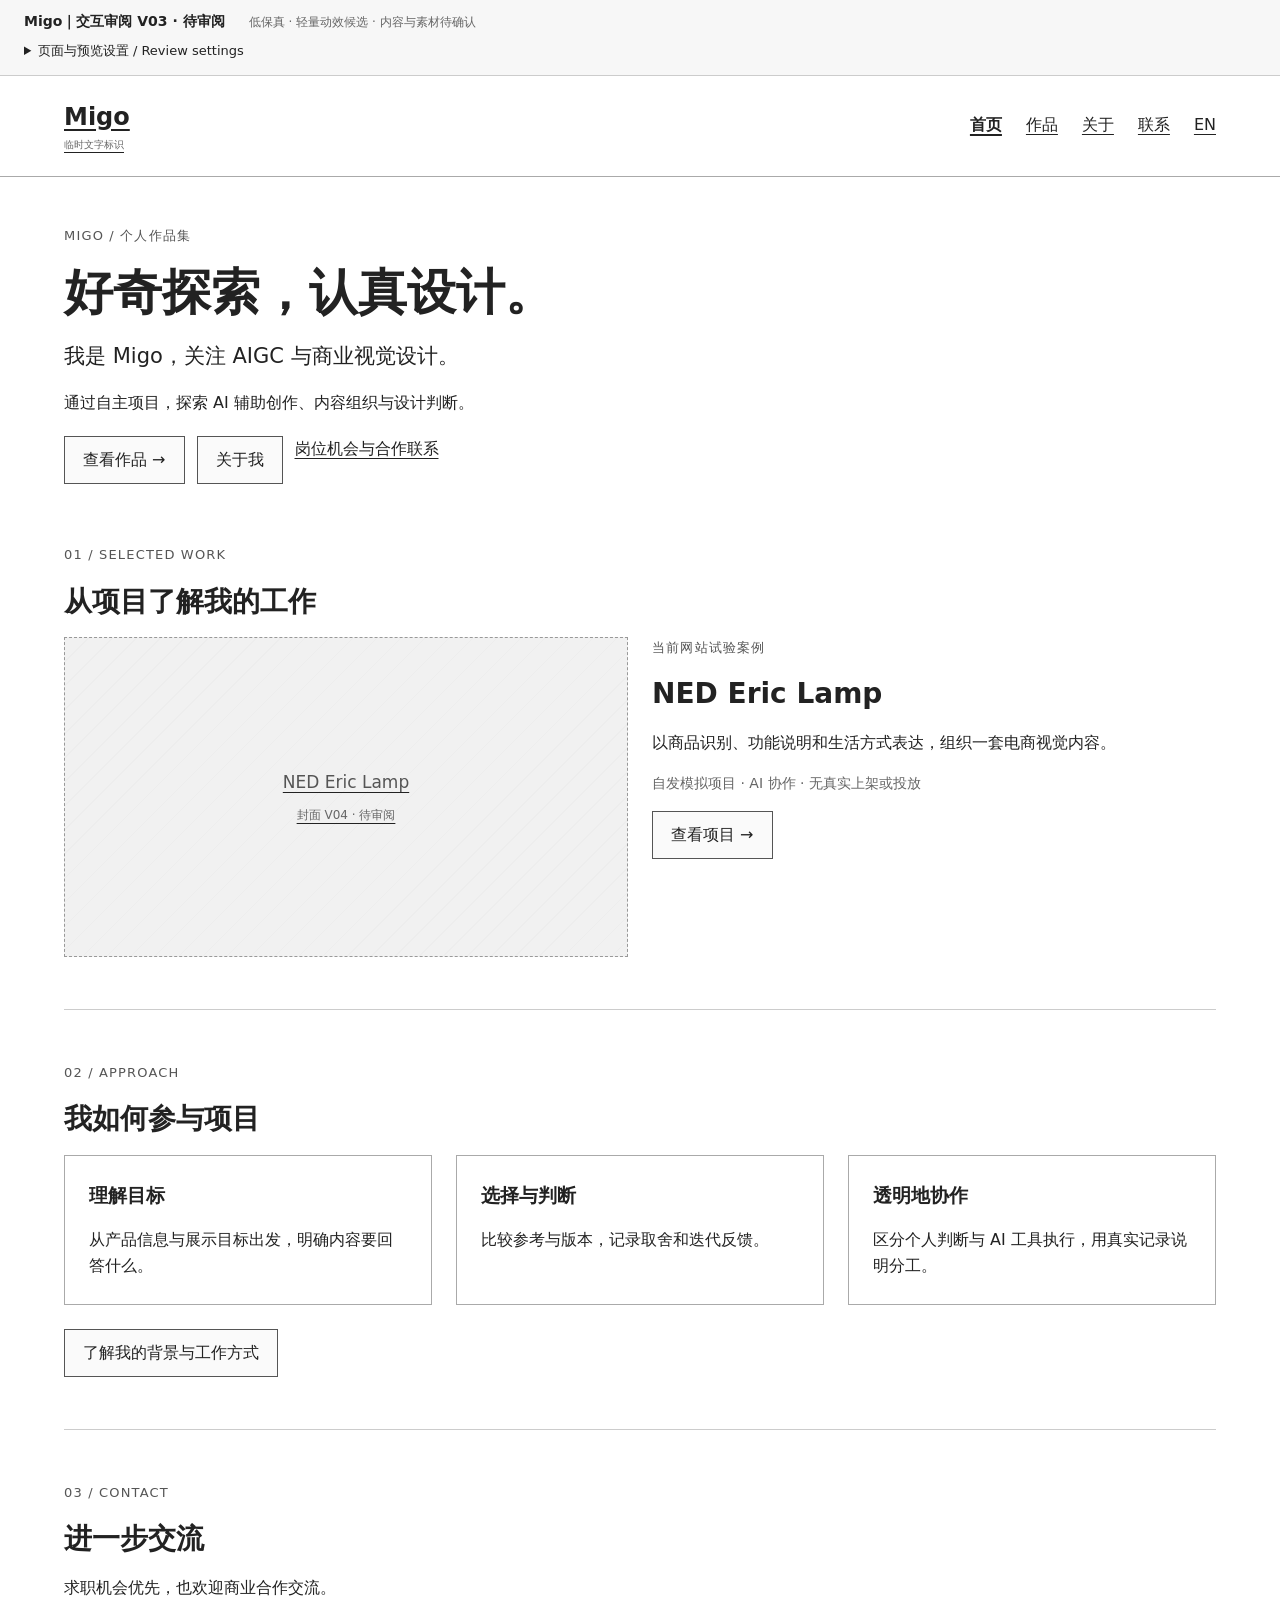
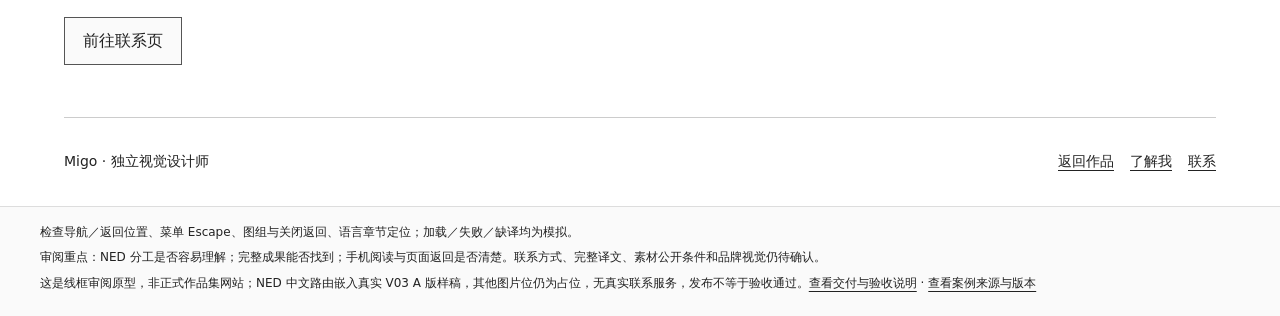
<file: 线框/第三版/线框审阅.html>
<!doctype html>
<html lang="zh-CN">
<head>
<meta charset="utf-8">
<meta name="viewport" content="width=device-width,initial-scale=1">
<meta name="robots" content="noindex,nofollow">
<title>Migo｜第三版交互审阅</title>
<style>
*{box-sizing:border-box}html{scroll-behavior:auto}body{margin:0;background:#ddd;color:#222;font:16px/1.65 system-ui,"Noto Sans CJK SC",sans-serif}a{color:inherit;text-underline-offset:4px}button,select{font:inherit;color:inherit;background:white;border:1px solid #777;padding:8px 12px;cursor:pointer}button:disabled{cursor:default;color:#666;background:#eee}a:focus-visible,button:focus-visible,summary:focus-visible,select:focus-visible{outline:3px solid #555;outline-offset:4px}h1,h2,h3,p{margin:0 0 16px}h1{font-size:48px;line-height:1.25;font-weight:600}h2{font-size:28px;line-height:1.4;font-weight:600}h3{font-size:19px;font-weight:600}p{max-width:74ch}small,.muted{color:#666;font-size:14px}.eyebrow{font-size:13px;letter-spacing:.09em;text-transform:uppercase;color:#555;margin-bottom:16px}.review{padding:16px 24px;background:#fafafa;border-bottom:1px solid #888;position:sticky;top:0;z-index:20}.review p{max-width:none;font-size:13px;margin:4px 0 12px}.controls{display:flex;gap:12px;align-items:center;flex-wrap:wrap}.controls label{font-size:14px}.surface{padding:24px;overflow:auto}.canvas{margin:0 auto;background:white;width:1440px;border:1px solid #999;overflow-wrap:anywhere}.canvas.mobile{width:390px}.site-header{padding:24px 72px;border-bottom:1px solid #aaa;display:flex;align-items:center;justify-content:space-between;gap:24px}.wordmark{font-size:24px;font-weight:600;white-space:nowrap}.wordmark span{display:block;font-size:10px;color:#666;font-weight:400}.site-nav{display:flex;gap:28px;align-items:center}.site-nav a[aria-current=page]{font-weight:bold}.mobile-menu{display:none}.container{padding:0 72px}.section{padding:52px 0;border-bottom:1px solid #ccc;scroll-margin-top:140px}.hero{padding:64px 0 44px}.lead{font-size:21px;max-width:68ch}.row{display:flex;gap:16px;align-items:center;flex-wrap:wrap}.actions{display:flex;flex-wrap:wrap;gap:12px;margin-top:24px}.action{display:inline-block;border:1px solid #555;padding:10px 18px;text-decoration:none;background:#fafafa}.grid2,.grid3{display:grid;grid-template-columns:repeat(2,minmax(0,1fr));gap:24px}.grid3{grid-template-columns:repeat(3,minmax(0,1fr))}.panel{border:1px solid #aaa;padding:24px;min-width:0}.panel p:last-child{margin-bottom:0}.placeholder{display:flex;flex-direction:column;align-items:center;justify-content:center;text-align:center;background:repeating-linear-gradient(135deg,#f1f1f1,#f1f1f1 16px,#ededed 16px,#ededed 17px);border:1px dashed #999;color:#555;width:100%;padding:20px;min-width:0;line-height:1.5}.placeholder strong{font-size:17px;font-weight:500}.placeholder small{font-size:12px;display:block;margin-top:10px}.hero-slot{min-height:320px}.gallery{display:grid;grid-template-columns:repeat(3,minmax(0,1fr));gap:16px;margin-top:24px}.gallery.two{grid-template-columns:repeat(2,minmax(0,1fr))}.gallery .placeholder{min-height:160px}.gallery .placeholder.wide{min-height:175px}.caption{font-size:13px;margin:8px 0 0;color:#666}.meta{display:grid;grid-template-columns:repeat(3,minmax(0,1fr));gap:20px;margin:28px 0}.meta div{border-top:1px solid #aaa;padding-top:12px}.meta dt{font-size:13px;color:#666}.meta dd{margin:6px 0 0}.toc{padding:18px 20px;border:1px solid #aaa;margin:24px 0 0;display:flex;gap:20px;flex-wrap:wrap}.toc a{font-size:14px}.inline-note{border-left:3px solid #aaa;padding:8px 16px;margin:24px 0;color:#555;font-size:14px}.site-footer{padding:32px 72px;display:flex;justify-content:space-between;gap:24px;font-size:14px}.empty{padding:40px;border:1px dashed #aaa;margin-top:32px}.page404{min-height:640px;display:flex;flex-direction:column;justify-content:center}.page404 h1{font-size:72px}.role-list{padding-left:22px;margin:0}.role-list li{margin-bottom:12px}.review-note{padding:16px 24px;background:#fafafa;border-top:1px solid #aaa;font-size:14px}.review-note p{max-width:none;margin:0 0 8px}.mobile .site-header{padding:16px 20px;align-items:flex-start}.mobile .site-nav{display:none}.mobile .mobile-menu{display:block;font-size:14px;max-width:230px;text-align:right}.mobile .mobile-menu summary{cursor:pointer;padding:8px 0}.mobile .mobile-menu nav{display:flex;flex-direction:column;align-items:flex-end;gap:12px;padding:12px 0}.mobile .container{padding:0 20px}.mobile .section{padding:32px 0;scroll-margin-top:120px}.mobile .hero{padding:36px 0 28px}.mobile h1{font-size:32px}.mobile h2{font-size:24px}.mobile .lead{font-size:18px}.mobile .grid2,.mobile .grid3,.mobile .meta{grid-template-columns:1fr;gap:16px}.mobile .meta{margin:24px 0}.mobile .meta div{padding-top:8px}.mobile .panel{padding:20px}.mobile .hero-slot{min-height:220px}.mobile .gallery,.mobile .gallery.two{grid-template-columns:1fr;gap:16px}.mobile .gallery .placeholder{min-height:180px}.mobile .gallery .placeholder.wide{min-height:150px}.mobile .toc{gap:12px 18px;padding:16px}.mobile .site-footer{padding:28px 20px;flex-direction:column;gap:16px}.mobile .empty{padding:24px}.mobile .page404{min-height:570px}.mobile .page404 h1{font-size:60px}.canvas-mode{background:white}.canvas-mode .surface{padding:0;overflow:visible}.canvas-mode .canvas{border:0;margin:0}.canvas-mode .review,.canvas-mode .review-note{display:none}dialog{border:1px solid #555;width:min(90vw,960px);max-height:90vh;padding:24px}dialog::backdrop{background:#0008}.large-slot{margin:20px 0;min-height:300px}.modal-actions{display:flex;justify-content:space-between;gap:12px;flex-wrap:wrap}.dialog-top{display:flex;justify-content:space-between;gap:16px;align-items:start}.dialog-top h2{font-size:20px}.lang-warning{font-size:12px;padding:8px 20px;background:#eee;border-bottom:1px solid #aaa}.skip{position:absolute;left:-9999px}.skip:focus{left:10px;top:10px;background:white;padding:10px;z-index:50}@media print{.review,.review-note{display:none}.surface{padding:0}.canvas{zoom:1!important;width:100%!important}.section{break-inside:avoid}}@media(max-width:600px){.review{position:static;padding:12px}.surface{padding:12px}.review-note{padding:12px}}

/* V02：浏览模式铺满视口；固定画布仅用于尺寸对照。以下为线框样式。 */
.review{position:static;padding:10px 24px;background:#f7f7f7;border-bottom:1px solid #ccc}
.review-bar{display:flex;align-items:baseline;gap:8px 24px;flex-wrap:wrap;font-size:14px}
.review-bar span{color:#666;font-size:12px}.review-tools{margin-top:4px}.review-tools>summary{cursor:pointer;width:fit-content;font-size:13px;padding:3px 0}
.review-tools .controls{padding:12px 0 4px}.review-tools p{margin:6px 0;font-size:12px}
.controls select,.controls button{font-size:14px}.controls button:disabled{opacity:.55}
.browser-mode{background:white}.browser-mode .surface{padding:0;overflow:visible}.browser-mode .canvas{width:100%;border:0;margin:0}
.container{width:100%;max-width:1280px;margin:0 auto;padding:0 clamp(24px,5vw,72px)}
.site-header{display:block;padding:0}.header-inner{max-width:1280px;margin:0 auto;padding:22px clamp(24px,5vw,72px);display:flex;justify-content:space-between;align-items:center;gap:24px}
.site-nav{gap:24px}.site-nav a[aria-current],.mobile-menu a[aria-current]{font-weight:700;text-decoration-thickness:2px}
.site-footer{max-width:1280px;margin:0 auto;padding:32px clamp(24px,5vw,72px)}
.hero{padding:48px 0 36px}.home-hero{padding:48px 0 32px}.home-hero h1{font-size:clamp(32px,3.8vw,50px)}
.home-hero .lead{max-width:48ch}.home-hero .actions{margin-top:20px}.home-selected{padding-top:28px}
.section{scroll-margin-top:24px}.breadcrumbs{display:flex;gap:8px;flex-wrap:wrap;font-size:13px;color:#666;margin-bottom:20px}
.current-context{border-top:1px solid #bbb;padding-top:12px;margin-top:20px;font-size:14px;max-width:74ch}
.mobile .site-header{padding:0}.mobile .header-inner{padding:16px 20px;align-items:flex-start}.mobile .site-nav{display:none}
.mobile .container{width:100%;padding:0 20px}.mobile .hero,.mobile .home-hero{padding:32px 0 24px}.mobile .home-selected{padding-top:20px}
.mobile .home-hero h1{font-size:32px}.mobile .section{scroll-margin-top:16px}.mobile .site-footer{padding:28px 20px}
.review-note{max-width:none;font-size:12px;border-color:#ddd}.review-note p{max-width:1200px;margin:0 auto 6px}
@media(max-width:760px){.review{padding:10px 20px}.review-bar{gap:2px 12px}.controls{gap:10px}.controls label{display:flex;gap:6px;align-items:center;flex-wrap:wrap}.review-tools .controls{align-items:flex-start}.review-tools p{line-height:1.5}}

/* V03 交互候选；灰度、系统字体及数值不构成最终品牌或UI标准。 */
:root{--feedback-duration:140ms;--menu-duration:200ms;--viewer-duration:160ms;--cover-duration:200ms}
.controls label{max-width:100%}.controls select{max-width:100%;min-width:0}.controls [disabled]{cursor:default}
.motion-status{font-size:12px;color:#555;margin:4px 0}.demo-banner{border-bottom:1px dashed #aaa;background:#f5f5f5;padding:10px 20px;font-size:13px}
.action,.site-nav a,.wordmark,button{transition:background-color var(--feedback-duration) ease-out,color var(--feedback-duration) ease-out,border-color var(--feedback-duration) ease-out}
.action:active,button:not(:disabled):active{background:#ddd}.site-nav a:focus-visible,.action:focus-visible{outline:3px solid #555;outline-offset:4px}
.case-cover{display:block;overflow:hidden}.case-cover .placeholder{transition:transform var(--cover-duration) ease-out;border-style:dashed}
.mobile-menu nav{transform-origin:top}.mobile-menu[open] nav{animation:menu-in var(--menu-duration) ease-out}
@keyframes menu-in{from{opacity:0}to{opacity:1}}
#lightbox{overflow:auto;overscroll-behavior:contain;max-height:90vh;max-height:90dvh;width:min(94vw,960px)}
#lightbox[open]{animation:viewer-in var(--viewer-duration) ease-out}#lightbox[open]::backdrop{animation:viewer-in var(--viewer-duration) ease-out}
@keyframes viewer-in{from{opacity:0}to{opacity:1}}
.dialog-top{position:sticky;top:-24px;background:white;z-index:2;padding:4px 0 12px;border-bottom:1px solid #ddd}.dialog-top h2{overflow-wrap:anywhere}.dialog-top button{flex-shrink:0}
.large-slot{min-height:260px;gap:12px}.large-slot p{font-size:14px;margin:0}.large-slot button{font-size:14px}.missing-translation{max-width:74ch;margin:32px 0;padding:24px;border:1px dashed #888}
main:focus,section[tabindex="-1"]:focus,h2[tabindex="-1"]:focus{outline:none}
.ned-v03-host{width:100%;max-width:none;margin:0;padding:0}.ned-v03-frame{display:block;width:100%;min-height:calc(100vh - 100px);border:0;background:#2f302e}
@media(hover:hover) and (pointer:fine){.action:hover,button:not(:disabled):hover{background:#eee}.site-nav a:hover{text-decoration-thickness:2px}html[data-motion="on"] .case-cover:hover .placeholder{transform:scale(1.015)}}
html[data-motion="off"] *,html[data-motion="off"] *::before,html[data-motion="off"] *::after,html[data-motion="off"] #lightbox::backdrop{animation:none!important;transition:none!important;scroll-behavior:auto!important}
@media(prefers-reduced-motion:reduce){*,*::before,*::after,#lightbox::backdrop{animation:none!important;transition:none!important;scroll-behavior:auto!important}.case-cover .placeholder{transform:none!important}}
</style>
</head>
<body>
<header class="review">
 <div class="review-bar"><strong>Migo｜交互审阅 V03 · 待审阅</strong><span>低保真 · 轻量动效候选 · 内容与素材待确认</span></div>
 <details class="review-tools" id="review-tools"><summary>页面与预览设置 / Review settings</summary>
 <div class="controls">
  <label>页面 <select id="page-select"><optgroup label="主页面"><option value="home">01 首页</option><option value="work">02 作品</option><option value="about">03 关于</option><option value="contact">04 联系</option></optgroup><optgroup label="作品下级 · 项目详情"><option value="ned">作品 / NED 项目详情</option></optgroup><optgroup label="特殊页面"><option value="404">404 未找到</option></optgroup></select></label>
  <label>预览 <select id="mode-select"><option value="browse">浏览模式 · 自适应窗口</option><option value="review">画布模式 · 固定尺寸对照</option></select></label>
  <label>画布尺寸 <select id="device-select"><option value="desktop">桌面 · 1440px</option><option value="mobile">手机 · 390px</option></select></label>
  <label>内容 <select id="lang-select"><option value="zh">中文草稿</option><option value="en">English draft</option></select></label>
  <label>动效 <select id="motion-select"><option value="auto">轻量动效 · 遵循系统偏好</option><option value="off">关闭动效 · 静态对照</option></select></label>
  <label>状态演示 <select id="demo-select"><option value="normal">正常占位</option><option value="loading">图片加载 · 模拟</option><option value="error">图片失败 · 模拟</option><option value="translation">英文缺译 · 模拟</option></select></label>
  <button id="fit" type="button">画布适应窗口</button><button id="actual" type="button">画布原始尺寸</button>
 </div>
 <p>浏览模式铺满窗口并随宽度重排；画布模式用于比较 1440px / 390px。页面设置不是网站主导航，NED 详情属于作品下级。</p>
 <p id="motion-status" class="motion-status" aria-live="polite"></p><p>占位图状态仅用于旧线框内容；NED 中文路由嵌入 V03 实际素材，英文仍为结构草稿。</p>
 </details>
</header>
<div class="surface"><article id="wireframe" class="canvas"></article></div>
<aside class="review-note"><p id="page-note"></p><p>审阅重点：NED 分工是否容易理解；完整成果能否找到；手机阅读与页面返回是否清楚。联系方式、完整译文、素材公开条件和品牌视觉仍待确认。</p><p>这是线框审阅原型，非正式作品集网站；NED 中文路由嵌入真实 V03 A 版样稿，其他图片位仍为占位，无真实联系服务，发布不等于验收通过。<a href="https://github.com/Migo1203/migo-portfolio/blob/main/线框/第三版/README.md">查看交付与验收说明</a> · <a href="https://github.com/Migo1203/migo-portfolio/blob/main/文档/首篇案例资料卡.md">查看案例来源与版本</a></p></aside>
<dialog id="lightbox" aria-labelledby="lightbox-title"><div class="dialog-top"><h2 id="lightbox-title"></h2><button id="close-modal" type="button" autofocus aria-label="关闭 / Close">关闭 ×</button></div><p id="lightbox-count" class="muted" role="status" aria-live="polite" aria-atomic="true"></p><div id="media-panel" class="placeholder large-slot"></div><div class="modal-actions"><button id="prev-image" type="button">← 上一张 / Previous</button><button id="next-image" type="button">下一张 / Next →</button></div></dialog>

<script>

const canvas=document.getElementById('wireframe');
const params=()=>new URLSearchParams(location.search);
const validPages=['home','work','about','contact','ned','404'];
let page='home',lang='zh',en=false,mode='browse',device='desktop',motionChoice='auto',demo='normal';
let group='',index=0,opener=null,lockedY=0,bodyLocked=false,bodyStyles=null,restoring=false,drawId=0,fit=true;
const dialog=document.getElementById('lightbox');
const mediaQuery=matchMedia('(prefers-reduced-motion: reduce)');
const T=(zh,eng)=>en?eng:zh;
const labels={};
function updateLabels(){Object.assign(labels,{home:T('首页','Home'),work:T('作品','Work'),ned:T('NED 项目详情','NED project'),about:T('关于','About'),contact:T('联系','Contact'),'404':'404'});}
function readLocation(){
 const p=params();page=p.has('page')?(validPages.includes(p.get('page'))?p.get('page'):'404'):'home';
 lang=p.get('lang')==='en'?'en':'zh';en=lang==='en';
 mode=['review','canvas'].includes(p.get('mode'))?p.get('mode'):'browse';
 device=mode==='browse'?(innerWidth<760?'mobile':'desktop'):(p.get('device')==='mobile'?'mobile':'desktop');
 motionChoice=p.get('motion')==='off'?'off':'auto';
 demo=['loading','error','translation'].includes(p.get('demo'))?p.get('demo'):'normal';
 document.documentElement.lang=en?'en':'zh-CN';
 document.body.classList.toggle('canvas-mode',mode==='canvas');document.body.classList.toggle('browser-mode',mode==='browse');
 canvas.classList.toggle('mobile',device==='mobile');updateLabels();
}
function url(p=page,l=lang){const query={page:p,lang:l,mode,motion:motionChoice,demo};if(mode!=='browse')query.device=device;return '?'+new URLSearchParams(query);}
function link(p,label,cls=''){return `<a class="${cls}" href="${url(p)}" ${p===page?'aria-current="page"':p==='work'&&page==='ned'?'aria-current="location"':''}>${label}</a>`;}
const nav=()=>['home','work','about','contact'].map(p=>link(p,labels[p])).join('')+`<a class="language" href="${url(page,en?'zh':'en')}" lang="${en?'zh-CN':'en'}">${en?'中文':'EN'}</a>`;
const header=()=>`<a class="skip" href="#main">${T('跳到正文','Skip to content')}</a><header class="site-header"><div class="header-inner"><a class="wordmark" href="${url('home')}">Migo<span>${T('临时文字标识','Temporary text mark')}</span></a><nav class="site-nav" aria-label="${T('主导航','Main navigation')}">${nav()}</nav><details class="mobile-menu"><summary>${T('菜单 / 语言','Menu / Language')}</summary><nav aria-label="${T('手机导航','Mobile navigation')}">${nav()}</nav></details></div></header>${en?'<div class="lang-warning">English content is a wireframe draft and has not been approved for publication.</div>':''}`;
const footer=()=>`<footer class="site-footer"><span>Migo · ${T('独立视觉设计师','Independent visual designer')}</span><div class="row">${link('work',T('返回作品','View work'))}${link('about',T('了解我','About me'))}${link('contact',T('联系','Contact'))}</div></footer>`;
const btn=(p,label)=>link(p,label,'action');
const imageGroups={};
function gallery(group,items,cols=''){
 imageGroups[group]=items;
 return `<div class="gallery ${cols}" data-gallery="${group}">${items.map((item,i)=>`<button class="placeholder ${item.wide?'wide':''}" type="button" data-group="${group}" data-image="${i}" aria-label="${T('放大：','Enlarge: ')}${item.label}"><strong>${item.label}</strong><small>${item.note||T('原图占位 · 点击放大','Original image slot · click to enlarge')}</small></button>`).join('')}</div>`;
}
const slot=(label,more='',cls='hero-slot')=>`<div class="placeholder ${cls}"><strong>${label}</strong><small>${more||T('作品素材占位','Artwork placeholder')}</small></div>`;
const section=(id,num,title,body)=>`<section class="section" id="${id}"><p class="eyebrow">${num}</p><h2>${title}</h2>${body}</section>`;
const casecard=()=>`<div class="grid2 case-card"><a class="case-cover" id="case-ned" href="${url('ned')}" aria-label="${T('查看 NED 案例','View the NED case')}">${slot('NED Eric Lamp',T('封面 V04 · 待审阅','Cover V04 · pending review'))}</a><div><p class="eyebrow">${T('当前网站试验案例','Current website trial case')}</p><h2>NED Eric Lamp</h2><p>${T('以商品识别、功能说明和生活方式表达，组织一套电商视觉内容。','An e-commerce visual concept connecting product recognition, functional information and everyday settings.')}</p><p class="muted">${T('自发模拟项目 · AI 协作 · 无真实上架或投放','Self-initiated simulation · AI collaboration · not launched or advertised')}</p>${btn('ned',T('查看项目 →','View project →'))}</div></div>`;
function ned(){
 const goods=[T('主图 V01','Main image V01'),T('01 产品场景 V02','01 Product setting V02'),T('02 旋钮操作 V02','02 Knob controls V02'),T('03 光色调节 V01','03 Color temperature V01'),T('04 续航场景 V02','04 Runtime setting V02'),T('05 尺寸材质 V02','05 Size and material V02'),T('06 户外场景 V02','06 Outdoor setting V02'),T('07 多场景 V02','07 Multiple settings V02')];
 const states=[T('居家开场','Home opening'),T('细节：顶部旋钮','Detail: top knob'),T('细节：沙色表面','Detail: sand finish'),T('操作：按压开关','Control: press'),T('操作：旋转调光','Control: turn'),T('操作：按旋调色','Control: press and turn'),T('场景：餐桌','Setting: dining'),T('场景：床头','Setting: bedside'),T('场景：露台','Setting: terrace'),T('尺寸','Dimensions'),T('使用问答','FAQ')];
 const desktop=[T('居家开场','Home opening'),T('整体与真实细节','Product and real details'),...states.slice(3)];
 const stories=[T('品牌介绍','Brand introduction'),T('审美与造型','Form and character'),T('日常生活','Everyday moments'),T('品牌问答','Brand FAQ')];
 const banners=[T('店铺页头','Store header'),T('餐桌导流 · 电脑','Dining banner · desktop'),T('餐桌导流 · 手机','Dining banner · mobile'),T('REC 广告 · 横','REC ad · landscape'),T('REC 广告 · 方','REC ad · square'),T('REC 广告 · 竖','REC ad · portrait')];
 const toc=[['overview',T('概述','Overview')],['role',T('我的工作','My contribution')],['decisions',T('设计判断','Design decisions')],['goods',T('商品图','Product images')],['aplus',T('高级 A+','Premium A+')],['story',T('品牌故事','Brand story')],['banners',T('Banner','Banners')],['reflection',T('复盘','Reflection')]];
 let out=`<div class="container"><main id="main"><section class="hero"><nav class="breadcrumbs" aria-label="${T('面包屑','Breadcrumb')}">${link('home',T('首页','Home'))}<span aria-hidden="true">/</span>${link('work',T('作品','Work'))}<span aria-hidden="true">/</span><span aria-current="page">NED Eric Lamp</span></nav><h1>NED Eric Lamp</h1><p class="lead">${T('让氛围被感受，让产品被看懂。','Helping people feel the atmosphere and understand the product.')}</p><p>${T('自发电商视觉模拟 · 当前网站试验案例','Self-initiated e-commerce simulation · current website trial case')}</p><dl class="meta"><div><dt>${T('展示语境','Context')}</dt><dd>${T('亚马逊美国站概念','Amazon US concept')}</dd></div><div><dt>${T('我的工作','My contribution')}</dt><dd>${T('目标、方向、取舍与审稿','Goals, direction, selection and review')}</dd></div><div><dt>${T('成果范围','Scope')}</dt><dd>${T('商品图 / Listing / A+ / 品牌故事 / Banner','Product images / Listing / A+ / Brand story / Banners')}</dd></div></dl>${gallery('cover',[{label:T('项目封面 · 开篇 V04','Project cover · V04'),note:'1600 × 1200 · '+T('待审阅','pending review'),wide:true}],'two')}<nav class="toc" aria-label="${T('案例章节','Case chapters')}">${toc.map(([id,label])=>`<a href="#${id}">${label}</a>`).join('')}</nav></section>`;
 out+=section('overview','01 / OVERVIEW',T('项目概述','Project overview'),`<p>${T('围绕 NED Eric 台灯的真实产品资料，探索面向亚马逊美国站的电商视觉：在商品识别、操作说明与生活方式表达之间建立一致的内容体验。','A self-initiated exploration based on available information about the NED Eric lamp, connecting product recognition, controls and lifestyle storytelling in an Amazon US context.')}</p><p class="inline-note">${T('这是作品集模拟项目，非 NED 品牌委托。未实际上架或投放；产品参数为来源资料标称，未实测。','This is a portfolio simulation, not a NED commission. It has not been launched or advertised. Product specifications are source claims, not independently tested results.')}</p>`);
 out+=section('role','02 / CONTRIBUTION',T('我的工作与 AI 协作','My contribution and AI collaboration'),`<div class="grid2"><div class="panel"><h3>Migo</h3><ul class="role-list"><li>${T('提出项目目标与审美方向','Defined project goals and aesthetic direction')}</li><li>${T('选择参考与比较版本','Selected references and compared versions')}</li><li>${T('作出取舍，提供审稿与迭代反馈','Made selections and provided review feedback')}</li></ul></div><div class="panel"><h3>Codex + AI</h3><ul class="role-list"><li>${T('资料整理、图像生成与合成','Research organization, image generation and compositing')}</li><li>${T('英文文案、SVG 排版与导出','English copy, SVG layout and exports')}</li><li>${T('执行范围以原制作记录为依据','Execution scope follows the production records')}</li></ul></div></div>`);
 out+=section('decisions','03 / DECISIONS',T('设计判断：从问题到内容','Design decisions: from questions to content'),`<div class="grid3"><div class="panel"><h3>${T('01 统一气质，保留昼夜差异','01 Consistency with day–night variation')}</h3><p>${T('暖中性与自然材质作为共同基础，用日间、夜间和暮色区分场景职责。','A warm neutral base and natural materials connect daylight, night and dusk settings with distinct roles.')}</p></div><div class="panel"><h3>${T('02 产品优先，按问题分组','02 Product first, organized by question')}</h3><p>${T('商品图帮助识别与理解卖点，A+ 展开细节和体验，Banner 承担不同入口的表达。','Product images explain recognition and features; A+ expands details and experience; banners serve distinct entry points.')}</p></div><div class="panel"><h3>${T('03 检查保真与状态覆盖','03 Fidelity and state coverage')}</h3><p>${T('根据反馈修订产品边缘、近景与场景差异，并补齐手机端内容状态。','Feedback informed revisions to product edges, close-ups and scene variation, plus complete mobile content coverage.')}</p></div></div>${gallery('strategy',[{label:T('背景与视觉策略 · V04','Background and visual strategy · V04'),note:T('现有策略页占位，项目参考色不是 Migo 品牌色','Existing strategy board slot; its reference colors are not Migo brand colors'),wide:true}],'two')}`);
 out+=section('goods','04A / OUTPUT',T('商品图与 Listing','Product images and Listing'),`<p>${T('完整保留 1 张主图、7 张辅图与 Listing V01。Listing 是模拟页面，文字后续需提供网页可读版本。','Retains one main image, seven supporting images and Listing V01. The Listing is a simulation; a readable text version is to be provided.')}</p>${gallery('listing',[{label:'Listing V01',note:T('完整模拟页面 · 可放大','Full simulated page · enlarge to inspect'),wide:true}],'two')}${gallery('goods',goods.map(label=>({label})))}`);
 out+=section('aplus','04B / OUTPUT',T('高级 A+：细节、操作与场景','Premium A+: details, controls and settings'),`<p>${T('内容源 V03；外层展示 V04 · 修订 V02。桌面 10 个模块，手机 11 个图文状态，完整保留。','Content source V03; presentation V04, revision V02. All ten desktop modules and eleven mobile content states are retained.')}</p><h3>${T('桌面完整内容 · 10 模块','Complete desktop content · 10 modules')}</h3>${gallery('aplus-desktop',desktop.map(label=>({label,wide:true})),'two')}<h3 style="margin-top:32px">${T('手机完整内容 · 11 状态','Complete mobile content · 11 states')}</h3>${gallery('aplus-mobile',states.map(label=>({label})))}`);
 out+=section('story','04C / OUTPUT',T('品牌故事：从产品走向生活方式','Brand story: from product to everyday living'),`<p>${T('内容源品牌故事 V01，外层展示 V04。完整桌面卡组与四个手机状态保留。','Brand story V01 within presentation V04. The full desktop card set and all four mobile states are retained.')}</p>${gallery('story-desktop',[{label:T('品牌氛围开场','Brand atmosphere opening'),wide:true},{label:T('桌面完整卡组','Complete desktop card set'),wide:true}],'two')}${gallery('story-mobile',stories.map(label=>({label})))}`);
 out+=section('banners','04D / OUTPUT',T('Banner 系统：不同入口','Banner system: distinct entry points'),`<p>${T('三主题、六份适配，内容源 Banner V02；完整保留电脑、手机及广告比例。','Three themes and six adaptations from Banner V02, retaining desktop, mobile and ad formats.')}</p>${gallery('banners',banners.map(label=>({label,wide:true})),'two')}`);
 out+=section('reflection','05 / REFLECTION',T('简短复盘','Brief reflection'),`<div class="grid2"><div><h3>${T('把检查提前到扩展整套之前','Check before scaling up')}</h3><p>${T('现有记录显示，产品边缘、构图差异和手机状态覆盖曾引发返工。下一次应先验证关键试样，再扩展整套。','The records identify rework around product edges, composition variation and mobile state coverage. Key samples should be checked before expanding a full set.')}</p></div><div><h3>${T('结果与限制','Results and limitations')}</h3><p>${T('形成了可追溯的视觉内容与版本记录。没有真实销售或转化数据，不能据此证明商业效果。','The project produced traceable visual content and version records. Without sales or conversion data, commercial impact cannot be established.')}</p></div></div>`);
 out+=section('next','06 / NEXT',T('继续了解 Migo','Continue exploring'),`<div class="actions">${btn('work',T('返回作品列表','Back to work'))}${btn('about',T('关于 Migo','About Migo'))}${btn('contact',T('联系','Contact'))}</div><p class="caption">${T('其他案例尚未选定，暂不设置虚构的“下一个项目”。','Other cases have not been selected; no fictional next project is included.')}</p>`);
 return out+'</main></div>';
}
function nedV03(){
 if(en)return ned();
 const path=location.pathname.includes('/线框/第三版/')?'../../UI设计/NED网页展示/V03/首屏A.html':'UI设计/NED网页展示/V03/首屏A.html';
 return `<main id="main" class="ned-v03-host"><iframe class="ned-v03-frame" src="${path}?embed=site" title="NED Eric Lamp V03完整案例"></iframe></main>`;
}
function home(){return `<div class="container"><main id="main"><section class="hero home-hero"><p class="eyebrow">MIGO / ${T('个人作品集','PERSONAL PORTFOLIO')}</p><h1>${T('好奇探索，认真设计。','Explore with curiosity. Design with care.')}</h1><p class="lead">${T('我是 Migo，关注 AIGC 与商业视觉设计。','I’m Migo, exploring AIGC and commercial visual design.')}</p><p>${T('通过自主项目，探索 AI 辅助创作、内容组织与设计判断。','Through self-initiated projects, I explore AI-assisted creation, content organization and design decisions.')}</p><div class="actions">${btn('work',T('查看作品 →','View work →'))}${btn('about',T('关于我','About me'))}${link('contact',T('岗位机会与合作联系','Roles and collaborations'))}</div></section><section class="section home-selected" id="selected"><p class="eyebrow">01 / SELECTED WORK</p><h2>${T('从项目了解我的工作','Explore my work through projects')}</h2>${casecard()}</section>${section('approach','02 / APPROACH',T('我如何参与项目','How I approach a project'),`<div class="grid3"><div class="panel"><h3>${T('理解目标','Understand the goal')}</h3><p>${T('从产品信息与展示目标出发，明确内容要回答什么。','Start with product information and presentation goals to define what the content should explain.')}</p></div><div class="panel"><h3>${T('选择与判断','Select and decide')}</h3><p>${T('比较参考与版本，记录取舍和迭代反馈。','Compare references and versions, documenting selections and review feedback.')}</p></div><div class="panel"><h3>${T('透明地协作','Collaborate transparently')}</h3><p>${T('区分个人判断与 AI 工具执行，用真实记录说明分工。','Distinguish personal decisions from AI-assisted execution through project records.')}</p></div></div><div class="actions">${btn('about',T('了解我的背景与工作方式','About my background and approach'))}</div>`)}${section('contact','03 / CONTACT',T('进一步交流','Let’s connect'),`<p>${T('求职机会优先，也欢迎商业合作交流。','Open to role opportunities and commercial collaborations.')}</p>${btn('contact',T('前往联系页','Go to contact'))}`)}</main></div>`}

function work(){return `<div class="container"><main id="main"><section class="hero"><p class="eyebrow">WORK</p><h1>${T('作品与案例','Work and case studies')}</h1><p class="lead">${T('从项目目标、设计判断与具体成果，了解我的工作。','Explore project goals, design decisions and outcomes.')}</p></section>${section('cases','01 / CASE STUDIES',T('当前试验案例','Current trial case'),casecard())}<section class="section"><h2>${T('后续案例','Future cases')}</h2><p>${T('Migo × Beedog 个人品牌 IP 设计原计划作为首篇案例，目前尚未完成。完成并审阅后再决定上线顺序。','The Migo × Beedog personal brand and character project was originally intended as the first case. It remains in development; publication order will be decided after review.')}</p><p class="muted">${T('当前仅有一个试验案例，不设置无效筛选或虚构作品卡片。','Only one trial case is included; no non-functional filters or invented projects are added.')}</p></section></main></div>`}
function about(){return `<div class="container"><main id="main"><section class="hero"><p class="eyebrow">ABOUT</p><h1>${T('我是 Migo','I’m Migo')}</h1><p class="lead">${T('独立视觉设计师，关注商业视觉、AI 辅助创作与创意思考。','An independent visual designer interested in commercial visuals, AI-assisted creation and creative thinking.')}</p><p>${T('好奇探索，认真设计。','Explore with curiosity. Design with care.')}</p></section>${section('practice','01 / PRACTICE',T('通过实际项目了解我的工作','Understand my work through real project records'),`<p>${T('在 NED 试验案例中，我负责项目目标、审美方向、参考选择、版本取舍与审稿反馈，并与 Codex 和 AI 工具协作。','In the NED trial case, I set goals and aesthetic direction, selected references, compared versions and provided review feedback in collaboration with Codex and AI tools.')}</p>${btn('ned',T('查看 NED 案例','View the NED case'))}<div class="empty">${T('目前关注深圳 AIGC／视觉设计岗位；完整履历与对外介绍待补充、待审阅。','Currently exploring AIGC and visual design roles in Shenzhen; the full résumé and public introduction are pending.')}</div>`)}${section('brand','02 / MIGO × BEEDOG',T('设计师与品牌角色','Designer and brand character'),`<div class="grid2"><div><h3>Migo</h3><p>${T('设计师与品牌主体，负责专业创作、设计决策和商业服务。','The designer and brand owner, responsible for professional creation, design decisions and commercial services.')}</p><h3>Beedog</h3><p>${T('Migo 的原创品牌角色，支持情感表达与内容互动；不是另一位独立设计师。','Migo’s original brand character for emotional expression and content interaction, not a separate designer.')}</p></div>${slot(T('Beedog 形象预留 · 尚未确认','Beedog visual slot · not yet approved'),T('角色设计 Pending · 本轮不绘制','Character design pending · no character artwork created'))}</div>`)}${section('next','03 / NEXT',T('查看作品或进一步交流','Explore work or get in touch'),`<div class="actions">${btn('work',T('查看作品','View work'))}${btn('contact',T('联系','Contact'))}</div>`)}</main></div>`}
function contact(){return `<div class="container"><main id="main"><section class="hero"><p class="eyebrow">CONTACT</p><h1>${T('一起讨论下一步','Let’s discuss what’s next')}</h1><p class="lead">${T('求职机会优先，也欢迎商业合作交流。','Open to role opportunities and commercial collaborations.')}</p></section>${section('channels','01 / GET IN TOUCH',T('联系入口','Contact channels'),`<div class="grid2"><div class="panel"><h3>${T('联系渠道','Contact method')}</h3><p>${T('邮箱或其他主要联系方式待提供。','An email address or primary contact method is to be provided.')}</p><button type="button" disabled>${T('联系方式待补充','Contact details pending')}</button><p class="caption">${T('渠道确认后再开放实际联系操作。','Contact actions will become available once details are confirmed.')}</p></div><div class="panel"><h3>${T('交流时可附上','Helpful context')}</h3><ul class="role-list"><li>${T('岗位或项目背景','Role or project context')}</li><li>${T('需要的设计内容与时间安排','Design scope and timing')}</li><li>${T('便于回复的联系信息','Contact details for a reply')}</li></ul></div></div><p class="inline-note">${T('当前没有在线表单或消息收集。','No contact form or message collection is currently provided.')}</p>`)}${section('next','02 / EXPLORE',T('先了解我的工作','Explore my work first'),`<div class="actions">${btn('work',T('查看作品','View work'))}${btn('about',T('关于 Migo','About Migo'))}</div>`)}</main></div>`}
function notfound(){return `<div class="container"><main class="page404" id="main"><p class="eyebrow">PAGE NOT FOUND</p><h1>404</h1><h2>${T('这个页面暂时找不到','This page could not be found')}</h2><p>${T('链接可能已变更，你可以回到首页或继续查看作品。','The link may have changed. Return home or continue exploring the work.')}</p><div class="actions">${btn('home',T('返回首页','Return home'))}${btn('work',T('查看作品','View work'))}</div></main></div>`}

const renderers={home,work,about,contact,ned:nedV03,'404':notfound};
const positions=new Map();
function positionKey(){return `${page}/${lang}/${mode}/${device}`;}
function storePosition(key,value){positions.set(key,value);try{sessionStorage.setItem('migo-v03:'+key,JSON.stringify(value));}catch{}}
function getPosition(key){if(positions.has(key))return positions.get(key);try{return JSON.parse(sessionStorage.getItem('migo-v03:'+key));}catch{return null;}}
function focusToken(el=document.activeElement){if(!el)return null;if(el.id)return {id:el.id};if(el.dataset.focusKey)return {key:el.dataset.focusKey};return null;}
function findFocus(token){if(!token)return null;return token.id?document.getElementById(token.id):canvas.querySelector(`[data-focus-key="${token.key}"]`);}
function focusWithoutScroll(el){if(el&&el.isConnected&&el.getClientRects().length)el.focus({preventScroll:true});}
function savePosition(){
 if(restoring||bodyLocked)return;
 const point={v3:true,y:scrollY,focus:focusToken()};
 history.replaceState({...history.state,...point},'',location.href);storePosition(positionKey(),point);
}
let scrollFrame=0;
addEventListener('scroll',()=>{if(!scrollFrame)scrollFrame=requestAnimationFrame(()=>{scrollFrame=0;savePosition();});},{passive:true});
addEventListener('pagehide',savePosition);
function currentSection(){
 const hash=location.hash.slice(1);
 const sections=[...canvas.querySelectorAll('main .section[id]')];
 let found='';for(const section of sections)if(section.getBoundingClientRect().top<=100)found=section.id;
 return found||(scrollY>200?hash:'');
}
function updateState(){window.wireframeState={version:'V03',page,device,lang,mode,demo,motionChoice,reducedMotion:document.documentElement.dataset.motion==='off',viewer:{open:dialog.open,group,index},groupCounts:Object.fromEntries(Object.entries(imageGroups).map(([k,v])=>[k,v.length]))};}
let embeddedViewerScroll=null;
addEventListener('message',event=>{
 const frame=canvas.querySelector('.ned-v03-frame');
 if(event.source!==frame?.contentWindow)return;
 if(event.data?.type==='ned-v03-embed-height'){
  const height=Number(event.data.height);
  if(Number.isFinite(height)&&height>0)frame.style.height=`${Math.ceil(height)}px`;
  return;
 }
 if(event.data?.type==='ned-v03-scroll'){
  const top=Number(event.data.top);
  if(Number.isFinite(top))window.scrollTo({top:Math.max(0,frame.getBoundingClientRect().top+scrollY+top-16),behavior:'smooth'});
  return;
 }
 if(event.data?.type==='ned-v03-viewer'){
  if(event.data.open){
   if(embeddedViewerScroll===null){const restoreY=Number(event.data.restoreY);embeddedViewerScroll=Number.isFinite(restoreY)?restoreY:scrollY;}
   const top=Number(event.data.top),height=Number(event.data.height)||0;
   if(Number.isFinite(top))window.scrollTo({top:Math.max(0,frame.getBoundingClientRect().top+scrollY+top+height/2-innerHeight/2),behavior:'instant'});
  }else if(embeddedViewerScroll!==null){
   const y=embeddedViewerScroll;embeddedViewerScroll=null;window.scrollTo({top:y,behavior:'instant'});
  }
 }
});
function applyMotion(){
 const reduced=motionChoice==='off'||mediaQuery.matches;
 document.documentElement.dataset.motion=reduced?'off':'on';
 document.getElementById('motion-status').textContent=motionChoice==='off'?'当前：已关闭动效，功能保持可用。':mediaQuery.matches?'当前：系统要求减少动态效果，已停用位移、缩放与过渡。':'当前：轻量动效候选；可切换静态对照，也会响应系统偏好。';
 updateState();
}
mediaQuery.addEventListener('change',applyMotion);
function closeMenu(restoreFocus=false){const menu=canvas.querySelector('.mobile-menu');if(menu?.open){menu.open=false;if(restoreFocus)focusWithoutScroll(menu.querySelector('summary'));}}
function resize(){
 const active=document.activeElement;
 if(mode==='browse'){device=innerWidth<760?'mobile':'desktop';canvas.classList.toggle('mobile',device==='mobile');}
 if(device==='desktop')closeMenu(false);
 if(!dialog.open&&active&&active!==document.body&&!active.getClientRects().length){
  if(device==='mobile')focusWithoutScroll(canvas.querySelector('.mobile-menu summary'));
  else{const target=active.getAttribute?.('href');focusWithoutScroll([...canvas.querySelectorAll('.site-nav a')].find(a=>a.getAttribute('href')===target)||canvas.querySelector('.wordmark'));}
 }
 canvas.style.zoom=mode==='browse'||mode==='canvas'||!fit?'1':Math.min(1,Math.max(1,innerWidth-(innerWidth<600?24:48))/(device==='mobile'?390:1440));
 for(const id of ['device-select','fit','actual'])document.getElementById(id).disabled=mode!=='review';
 document.getElementById('device-select').value=device;updateState();
}
addEventListener('resize',resize);
function lockBody(){
 lockedY=scrollY;bodyStyles={};for(const key of ['position','top','left','right','width','overflow'])bodyStyles[key]=document.body.style[key];
 bodyLocked=true;Object.assign(document.body.style,{position:'fixed',top:`-${lockedY}px`,left:'0',right:'0',width:'100%',overflow:'hidden'});
}
function finishClose(restore=true){
 if(!bodyLocked)return;
 bodyLocked=false;for(const [key,value] of Object.entries(bodyStyles))document.body.style[key]=value;
 scrollTo(0,lockedY);if(restore)focusWithoutScroll(opener);opener=null;updateState();
}
function closeViewer(restore=true){if(dialog.open)dialog.close();finishClose(restore);}
dialog.addEventListener('cancel',event=>{event.preventDefault();closeViewer();});
dialog.addEventListener('close',()=>{if(bodyLocked)finishClose();});
document.getElementById('close-modal').addEventListener('click',()=>closeViewer());
function mediaContent(){
 const label=document.getElementById('lightbox-label');
 if(label)label.textContent=imageGroups[group][index].label;
}
function drawMedia(){
 const label=imageGroups[group][index].label;
 const panel=document.getElementById('media-panel');panel.replaceChildren();
 const strong=document.createElement('strong');strong.id='lightbox-label';strong.textContent=label;panel.append(strong);
 const text=document.createElement('p');text.setAttribute('role','status');
 text.textContent=demo==='loading'?T('【状态演示】图片加载中 · 当前为暂停的审阅状态，没有真实网络等待。','[State demo] Loading image · a paused review state, not a network request.'):demo==='error'?T('【状态演示】图片加载失败 · 不代表真实作品素材故障。','[State demo] Image failed to load · no real artwork request has failed.'):T('大图占位 · 实际作品素材后续接入。','Image placeholder · original artwork is not integrated yet.');panel.append(text);
 if(demo==='loading'||demo==='error'){
  const reset=document.createElement('button');reset.type='button';reset.id='end-media-demo';reset.textContent=T('结束演示，恢复占位','End demo and restore placeholder');
  reset.addEventListener('click',()=>{demo='normal';const u=new URL(location.href);u.searchParams.set('demo','normal');history.replaceState(history.state,'',u);document.getElementById('demo-select').value='normal';drawMedia();refreshLinks();canvas.querySelector('.demo-banner')?.remove();focusWithoutScroll(document.getElementById('close-modal'));updateState();});panel.append(reset);
 }
}
function displayImage(){
 const items=imageGroups[group];document.getElementById('lightbox-title').textContent=items[index].label;
 document.getElementById('lightbox-count').textContent=`${index+1} / ${items.length}`;
 document.getElementById('prev-image').disabled=index===0;document.getElementById('next-image').disabled=index===items.length-1;
 drawMedia();updateState();
}
function openViewer(el){savePosition();opener=el;group=el.dataset.group;index=Number(el.dataset.image);displayImage();lockBody();dialog.showModal();document.getElementById('close-modal').focus({preventScroll:true});updateState();}
function stepImage(delta){if(!dialog.open)return;const next=index+delta;if(next>=0&&next<imageGroups[group].length){index=next;displayImage();}}
document.getElementById('prev-image').onclick=()=>stepImage(-1);document.getElementById('next-image').onclick=()=>stepImage(1);
dialog.addEventListener('keydown',event=>{
 if(event.key==='ArrowLeft'||event.key==='ArrowRight'){event.preventDefault();stepImage(event.key==='ArrowLeft'?-1:1);}
 if(event.key==='Tab'){
  const nodes=[...dialog.querySelectorAll('button:not(:disabled),a[href],select:not(:disabled),[tabindex]:not([tabindex="-1"])')].filter(el=>el.getClientRects().length);
  const first=nodes[0],last=nodes[nodes.length-1],active=document.activeElement;
  if(!nodes.length){event.preventDefault();return;}
  if(event.shiftKey&&(active===first||!nodes.includes(active))){event.preventDefault();last.focus();}
  else if(!event.shiftKey&&(active===last||!nodes.includes(active))){event.preventDefault();first.focus();}
 }
});
function refreshLinks(){
 for(const a of canvas.querySelectorAll('a[href]')){
  const u=new URL(a.href,location.href);if(u.origin===location.origin&&u.pathname===location.pathname&&u.search){u.searchParams.set('demo',demo);u.searchParams.set('motion',motionChoice);a.href=u.pathname+u.search+u.hash;}
 }
}
function missingTranslation(){return `<div class="container"><main id="main"><section class="hero"><p class="eyebrow">${labels[page]} / STATE DEMO</p><h1>English version pending</h1><div class="missing-translation"><p>This is a review-only missing-translation demo. The project identity is unchanged; no approved translation is being claimed.</p><p lang="zh-CN">中文内容仍可访问；退出演示后可继续查看英文结构草稿。</p><div class="actions"><a class="action language" href="${url(page,'zh')}">查看同一页面的中文</a><button id="end-translation-demo" type="button">End demo · show English draft</button></div></div></section></main></div>`;}
function renderPage(point=null,{anchor=false,focusMain=false}={}){
  if(embeddedViewerScroll!==null)embeddedViewerScroll=null;
 restoring=true;const token=++drawId;closeViewer(false);readLocation();
 for(const key of Object.keys(imageGroups))delete imageGroups[key];
 const banner=demo==='normal'?'':`<div class="demo-banner">${T('【审阅状态演示】不是正式内容或真实网络状态；可在顶部设置中结束。','[Review state demo] Not final content or a live network state; reset it in review settings.')}</div>`;
 canvas.innerHTML=header()+banner+(demo==='translation'&&en?missingTranslation():renderers[page]())+footer();
 canvas.querySelectorAll('a,button,summary,select').forEach((el,i)=>el.dataset.focusKey=String(i));
 const main=canvas.querySelector('main');main.tabIndex=-1;
 for(const [id,value] of [['page-select',page],['device-select',device],['lang-select',lang],['mode-select',mode==='canvas'?'browse':mode],['motion-select',motionChoice],['demo-select',demo]])document.getElementById(id).value=value;
 if(mode==='review')document.getElementById('review-tools').open=true;
 document.getElementById('page-note').textContent=page==='ned'&&!en?T('NED 中文详情已嵌入 V03 A 版完整案例；英文切换回到现有结构草稿，图片状态模拟不作用于嵌入页。','The Chinese NED detail embeds the full V03 A case; English falls back to the existing structure draft, and image-state demos do not affect the embedded page.'):T('检查导航／返回位置、菜单 Escape、图组与关闭返回、语言章节定位；加载／失败／缺译均为模拟。','Review navigation, position restoration, menu Escape, image groups and language context; loading, failure and missing-translation states are simulations.');
 document.title=`${labels[page]}｜Migo 交互审阅 V03`;applyMotion();resize();
 requestAnimationFrame(()=>{
  if(token!==drawId)return;
  let target=null;try{if(location.hash)target=document.getElementById(decodeURIComponent(location.hash.slice(1)));}catch{}
  if(anchor&&target){target.scrollIntoView({behavior:'instant',block:'start'});const heading=target===main?main:(target.querySelector?.('h2')||target);heading.tabIndex=-1;focusWithoutScroll(heading);}
  else{scrollTo(0,point?.y||0);if(point?.focus)focusWithoutScroll(findFocus(point.focus));else if(focusMain)focusWithoutScroll(main);}
  requestAnimationFrame(()=>{if(token!==drawId)return;restoring=false;savePosition();updateState();});
 });
}
function navigate(next,{replace=false,preserve=false,languageChange=false}={}){
 const u=new URL(next,location.href);const before=page;const prior={v3:true,y:bodyLocked?lockedY:scrollY,focus:focusToken()};
 if(languageChange&&page==='ned'){const id=location.hash.slice(1)||currentSection();if(id)u.hash=id;}
 savePosition();closeMenu(false);closeViewer(false);
 const nextPage=u.searchParams.get('page')||'home';
 let point=preserve?prior:null;
 if(!point&&before==='ned'&&nextPage==='work'){const l=u.searchParams.get('lang')||'zh';point=getPosition(`work/${l}/${u.searchParams.get('mode')||'browse'}/${device}`);}
 history[replace?'replaceState':'pushState'](point||{v3:true,y:0,focus:null},'',u);
 renderPage(point,{anchor:!!u.hash&&!point,focusMain:!point});
}
addEventListener('popstate',()=>{const point={...history.state};renderPage(point,{anchor:!Number.isFinite(point.y)&&!!location.hash,focusMain:!point.focus});});
document.addEventListener('click',event=>{
 const image=event.target.closest('[data-image]');if(image&&canvas.contains(image)){openViewer(image);return;}
 const end=event.target.closest('#end-translation-demo');if(end){const u=new URL(location.href);u.searchParams.set('demo','normal');navigate(u,{replace:true});return;}
 const a=event.target.closest('a[href]');if(!a||!canvas.contains(a)||event.defaultPrevented||event.button!==0||event.metaKey||event.ctrlKey||event.shiftKey||event.altKey||a.target||a.hasAttribute('download'))return;
 const u=new URL(a.href,location.href);if(u.origin!==location.origin||u.pathname!==location.pathname)return;
 event.preventDefault();navigate(u,{languageChange:a.classList.contains('language')});
});
document.addEventListener('click',event=>{const menu=canvas.querySelector('.mobile-menu');if(menu?.open&&!menu.contains(event.target)&&!dialog.open)closeMenu(false);});
document.addEventListener('keydown',event=>{if(event.key==='Escape'&&!dialog.open){const menu=canvas.querySelector('.mobile-menu');if(menu?.open){event.preventDefault();closeMenu(true);}}});
const settingIds=['page-select','device-select','lang-select','mode-select','motion-select','demo-select'];
for(const id of settingIds)document.getElementById(id).addEventListener('change',()=>{
 const nextMode=document.getElementById('mode-select').value;
 const q={page:document.getElementById('page-select').value,lang:document.getElementById('lang-select').value,mode:nextMode,motion:document.getElementById('motion-select').value,demo:document.getElementById('demo-select').value};
 if(nextMode==='review')q.device=document.getElementById('device-select').value;
 const u=new URL(location.href);u.search=new URLSearchParams(q);u.hash=id==='lang-select'?(location.hash.slice(1)||currentSection()):'';
 navigate(u,{replace:id!=='page-select',preserve:id!=='page-select'&&id!=='lang-select',languageChange:id==='lang-select'});
});
document.getElementById('fit').onclick=()=>{fit=true;resize();};document.getElementById('actual').onclick=()=>{fit=false;resize();};
if('scrollRestoration' in history)history.scrollRestoration='manual';
const initial=history.state?.v3?history.state:null;
renderPage(initial,{anchor:!initial&&!!location.hash});

</script>
</body>
</html>
</file>
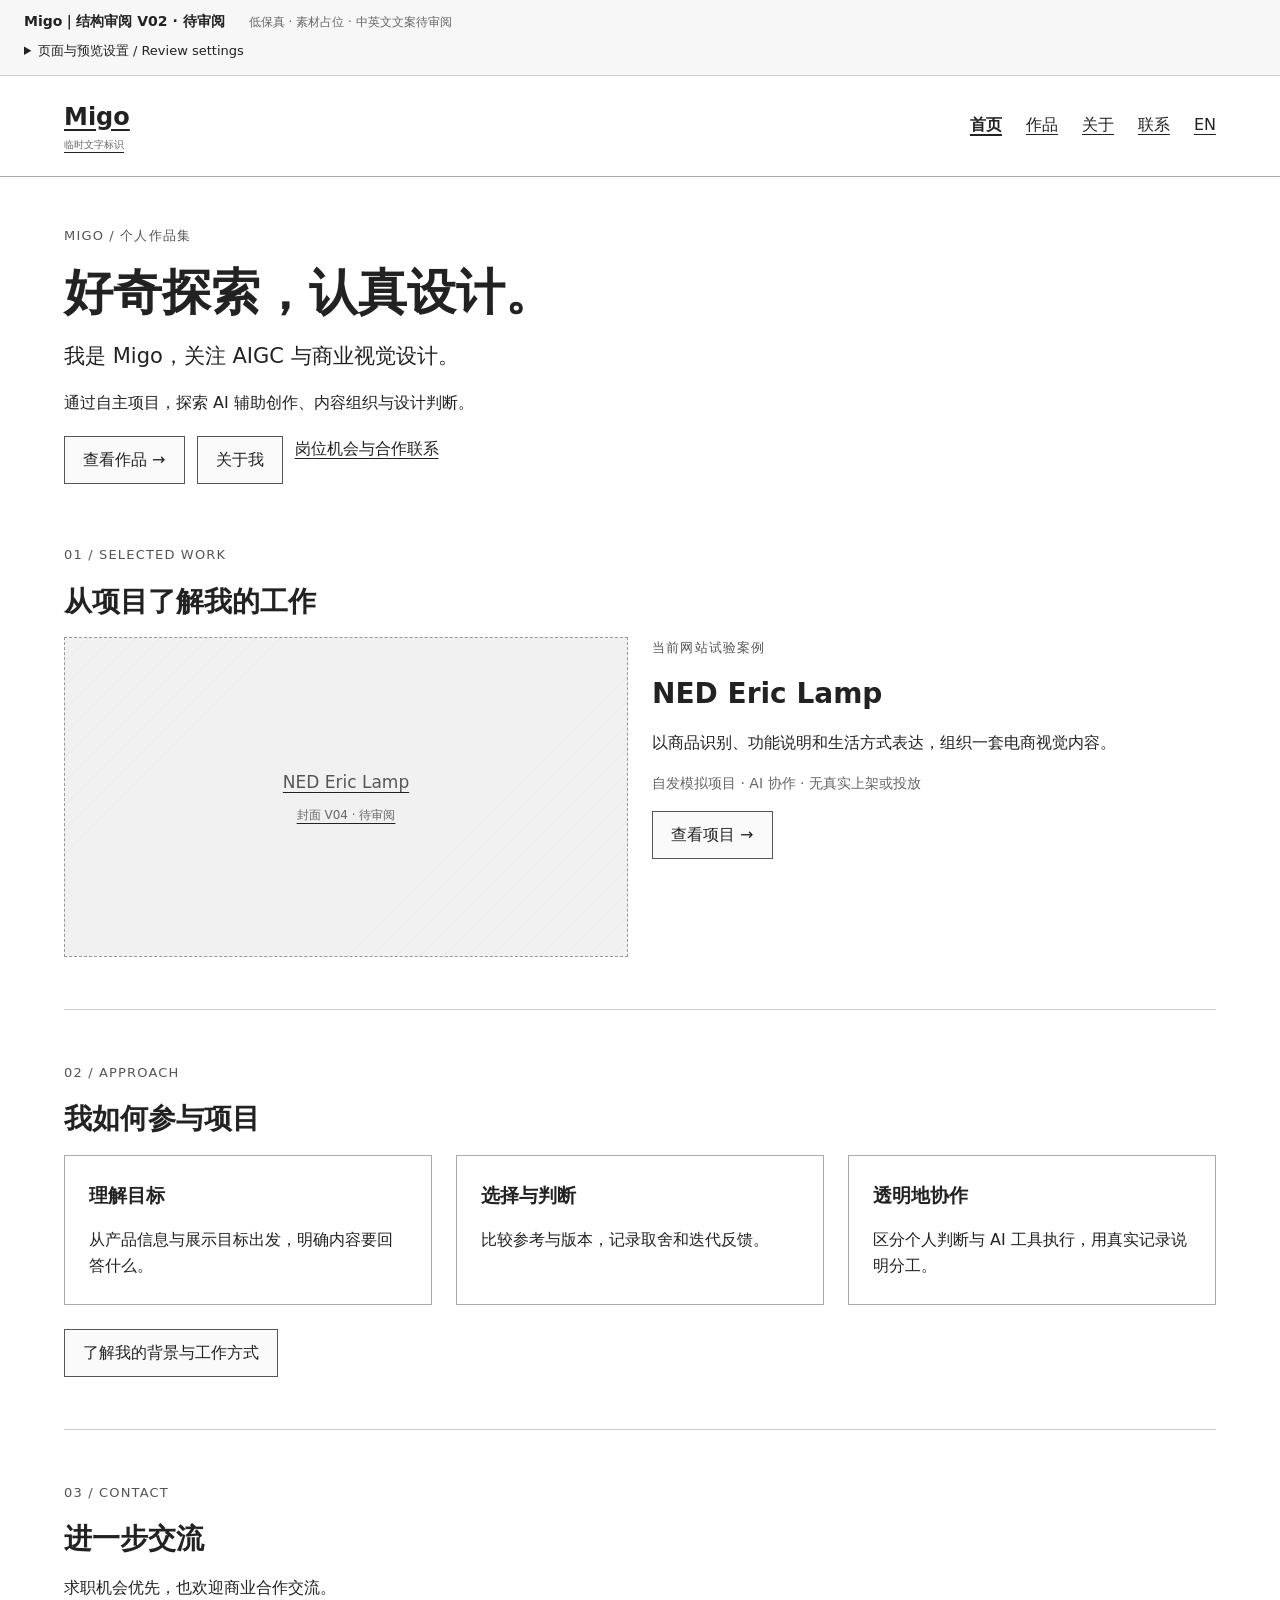
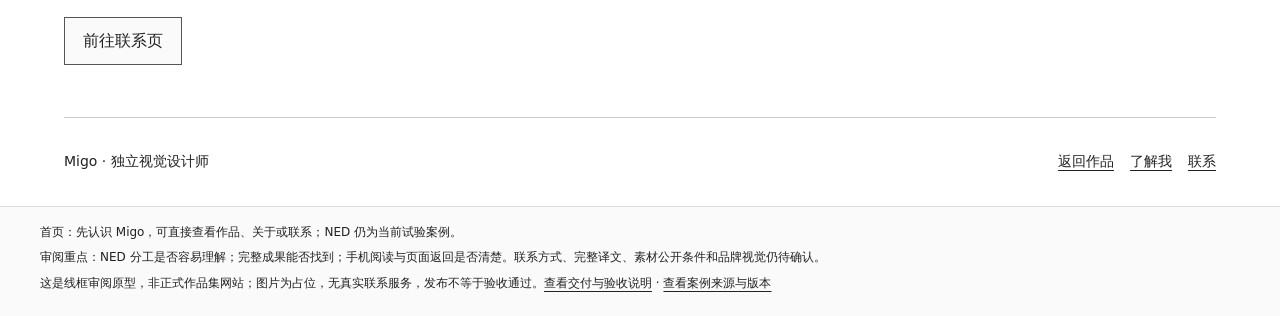
<file: 线框/第二版/线框审阅.html>
<!doctype html>
<html lang="zh-CN">
<meta charset="utf-8">
<meta name="viewport" content="width=device-width,initial-scale=1">
<meta name="robots" content="noindex,nofollow">
<title>Migo｜第二版结构审阅</title>
<style>
*{box-sizing:border-box}html{scroll-behavior:auto}body{margin:0;background:#ddd;color:#222;font:16px/1.65 system-ui,"Noto Sans CJK SC",sans-serif}a{color:inherit;text-underline-offset:4px}button,select{font:inherit;color:inherit;background:white;border:1px solid #777;padding:8px 12px;cursor:pointer}button:disabled{cursor:default;color:#666;background:#eee}a:focus-visible,button:focus-visible,summary:focus-visible,select:focus-visible{outline:3px solid #555;outline-offset:4px}h1,h2,h3,p{margin:0 0 16px}h1{font-size:48px;line-height:1.25;font-weight:600}h2{font-size:28px;line-height:1.4;font-weight:600}h3{font-size:19px;font-weight:600}p{max-width:74ch}small,.muted{color:#666;font-size:14px}.eyebrow{font-size:13px;letter-spacing:.09em;text-transform:uppercase;color:#555;margin-bottom:16px}.review{padding:16px 24px;background:#fafafa;border-bottom:1px solid #888;position:sticky;top:0;z-index:20}.review p{max-width:none;font-size:13px;margin:4px 0 12px}.controls{display:flex;gap:12px;align-items:center;flex-wrap:wrap}.controls label{font-size:14px}.surface{padding:24px;overflow:auto}.canvas{margin:0 auto;background:white;width:1440px;border:1px solid #999;overflow-wrap:anywhere}.canvas.mobile{width:390px}.site-header{padding:24px 72px;border-bottom:1px solid #aaa;display:flex;align-items:center;justify-content:space-between;gap:24px}.wordmark{font-size:24px;font-weight:600;white-space:nowrap}.wordmark span{display:block;font-size:10px;color:#666;font-weight:400}.site-nav{display:flex;gap:28px;align-items:center}.site-nav a[aria-current=page]{font-weight:bold}.mobile-menu{display:none}.container{padding:0 72px}.section{padding:52px 0;border-bottom:1px solid #ccc;scroll-margin-top:140px}.hero{padding:64px 0 44px}.lead{font-size:21px;max-width:68ch}.row{display:flex;gap:16px;align-items:center;flex-wrap:wrap}.actions{display:flex;flex-wrap:wrap;gap:12px;margin-top:24px}.action{display:inline-block;border:1px solid #555;padding:10px 18px;text-decoration:none;background:#fafafa}.grid2,.grid3{display:grid;grid-template-columns:repeat(2,minmax(0,1fr));gap:24px}.grid3{grid-template-columns:repeat(3,minmax(0,1fr))}.panel{border:1px solid #aaa;padding:24px;min-width:0}.panel p:last-child{margin-bottom:0}.placeholder{display:flex;flex-direction:column;align-items:center;justify-content:center;text-align:center;background:repeating-linear-gradient(135deg,#f1f1f1,#f1f1f1 16px,#ededed 16px,#ededed 17px);border:1px dashed #999;color:#555;width:100%;padding:20px;min-width:0;line-height:1.5}.placeholder strong{font-size:17px;font-weight:500}.placeholder small{font-size:12px;display:block;margin-top:10px}.hero-slot{min-height:320px}.gallery{display:grid;grid-template-columns:repeat(3,minmax(0,1fr));gap:16px;margin-top:24px}.gallery.two{grid-template-columns:repeat(2,minmax(0,1fr))}.gallery .placeholder{min-height:160px}.gallery .placeholder.wide{min-height:175px}.caption{font-size:13px;margin:8px 0 0;color:#666}.meta{display:grid;grid-template-columns:repeat(3,minmax(0,1fr));gap:20px;margin:28px 0}.meta div{border-top:1px solid #aaa;padding-top:12px}.meta dt{font-size:13px;color:#666}.meta dd{margin:6px 0 0}.toc{padding:18px 20px;border:1px solid #aaa;margin:24px 0 0;display:flex;gap:20px;flex-wrap:wrap}.toc a{font-size:14px}.inline-note{border-left:3px solid #aaa;padding:8px 16px;margin:24px 0;color:#555;font-size:14px}.site-footer{padding:32px 72px;display:flex;justify-content:space-between;gap:24px;font-size:14px}.empty{padding:40px;border:1px dashed #aaa;margin-top:32px}.page404{min-height:640px;display:flex;flex-direction:column;justify-content:center}.page404 h1{font-size:72px}.role-list{padding-left:22px;margin:0}.role-list li{margin-bottom:12px}.review-note{padding:16px 24px;background:#fafafa;border-top:1px solid #aaa;font-size:14px}.review-note p{max-width:none;margin:0 0 8px}.mobile .site-header{padding:16px 20px;align-items:flex-start}.mobile .site-nav{display:none}.mobile .mobile-menu{display:block;font-size:14px;max-width:230px;text-align:right}.mobile .mobile-menu summary{cursor:pointer;padding:8px 0}.mobile .mobile-menu nav{display:flex;flex-direction:column;align-items:flex-end;gap:12px;padding:12px 0}.mobile .container{padding:0 20px}.mobile .section{padding:32px 0;scroll-margin-top:120px}.mobile .hero{padding:36px 0 28px}.mobile h1{font-size:32px}.mobile h2{font-size:24px}.mobile .lead{font-size:18px}.mobile .grid2,.mobile .grid3,.mobile .meta{grid-template-columns:1fr;gap:16px}.mobile .meta{margin:24px 0}.mobile .meta div{padding-top:8px}.mobile .panel{padding:20px}.mobile .hero-slot{min-height:220px}.mobile .gallery,.mobile .gallery.two{grid-template-columns:1fr;gap:16px}.mobile .gallery .placeholder{min-height:180px}.mobile .gallery .placeholder.wide{min-height:150px}.mobile .toc{gap:12px 18px;padding:16px}.mobile .site-footer{padding:28px 20px;flex-direction:column;gap:16px}.mobile .empty{padding:24px}.mobile .page404{min-height:570px}.mobile .page404 h1{font-size:60px}.canvas-mode{background:white}.canvas-mode .surface{padding:0;overflow:visible}.canvas-mode .canvas{border:0;margin:0}.canvas-mode .review,.canvas-mode .review-note{display:none}dialog{border:1px solid #555;width:min(90vw,960px);max-height:90vh;padding:24px}dialog::backdrop{background:#0008}.large-slot{margin:20px 0;min-height:300px}.modal-actions{display:flex;justify-content:space-between;gap:12px;flex-wrap:wrap}.dialog-top{display:flex;justify-content:space-between;gap:16px;align-items:start}.dialog-top h2{font-size:20px}.lang-warning{font-size:12px;padding:8px 20px;background:#eee;border-bottom:1px solid #aaa}.skip{position:absolute;left:-9999px}.skip:focus{left:10px;top:10px;background:white;padding:10px;z-index:50}@media print{.review,.review-note{display:none}.surface{padding:0}.canvas{zoom:1!important;width:100%!important}.section{break-inside:avoid}}@media(max-width:600px){.review{position:static;padding:12px}.surface{padding:12px}.review-note{padding:12px}}

/* V02：浏览模式铺满视口；固定画布仅用于尺寸对照。以下为线框样式。 */
.review{position:static;padding:10px 24px;background:#f7f7f7;border-bottom:1px solid #ccc}
.review-bar{display:flex;align-items:baseline;gap:8px 24px;flex-wrap:wrap;font-size:14px}
.review-bar span{color:#666;font-size:12px}.review-tools{margin-top:4px}.review-tools>summary{cursor:pointer;width:fit-content;font-size:13px;padding:3px 0}
.review-tools .controls{padding:12px 0 4px}.review-tools p{margin:6px 0;font-size:12px}
.controls select,.controls button{font-size:14px}.controls button:disabled{opacity:.55}
.browser-mode{background:white}.browser-mode .surface{padding:0;overflow:visible}.browser-mode .canvas{width:100%;border:0;margin:0}
.container{width:100%;max-width:1280px;margin:0 auto;padding:0 clamp(24px,5vw,72px)}
.site-header{display:block;padding:0}.header-inner{max-width:1280px;margin:0 auto;padding:22px clamp(24px,5vw,72px);display:flex;justify-content:space-between;align-items:center;gap:24px}
.site-nav{gap:24px}.site-nav a[aria-current],.mobile-menu a[aria-current]{font-weight:700;text-decoration-thickness:2px}
.site-footer{max-width:1280px;margin:0 auto;padding:32px clamp(24px,5vw,72px)}
.hero{padding:48px 0 36px}.home-hero{padding:48px 0 32px}.home-hero h1{font-size:clamp(32px,3.8vw,50px)}
.home-hero .lead{max-width:48ch}.home-hero .actions{margin-top:20px}.home-selected{padding-top:28px}
.section{scroll-margin-top:24px}.breadcrumbs{display:flex;gap:8px;flex-wrap:wrap;font-size:13px;color:#666;margin-bottom:20px}
.current-context{border-top:1px solid #bbb;padding-top:12px;margin-top:20px;font-size:14px;max-width:74ch}
.mobile .site-header{padding:0}.mobile .header-inner{padding:16px 20px;align-items:flex-start}.mobile .site-nav{display:none}
.mobile .container{width:100%;padding:0 20px}.mobile .hero,.mobile .home-hero{padding:32px 0 24px}.mobile .home-selected{padding-top:20px}
.mobile .home-hero h1{font-size:32px}.mobile .section{scroll-margin-top:16px}.mobile .site-footer{padding:28px 20px}
.review-note{max-width:none;font-size:12px;border-color:#ddd}.review-note p{max-width:1200px;margin:0 auto 6px}
@media(max-width:760px){.review{padding:10px 20px}.review-bar{gap:2px 12px}.controls{gap:10px}.controls label{display:flex;gap:6px;align-items:center;flex-wrap:wrap}.review-tools .controls{align-items:flex-start}.review-tools p{line-height:1.5}}
</style>
<header class="review">
 <div class="review-bar"><strong>Migo｜结构审阅 V02 · 待审阅</strong><span>低保真 · 素材占位 · 中英文文案待审阅</span></div>
 <details class="review-tools" id="review-tools"><summary>页面与预览设置 / Review settings</summary>
 <div class="controls">
  <label>页面 <select id="page-select"><optgroup label="主页面"><option value="home">01 首页</option><option value="work">02 作品</option><option value="about">03 关于</option><option value="contact">04 联系</option></optgroup><optgroup label="作品下级 · 项目详情"><option value="ned">作品 / NED 项目详情</option></optgroup><optgroup label="特殊页面"><option value="404">404 未找到</option></optgroup></select></label>
  <label>预览 <select id="mode-select"><option value="browse">浏览模式 · 自适应窗口</option><option value="review">画布模式 · 固定尺寸对照</option></select></label>
  <label>画布尺寸 <select id="device-select"><option value="desktop">桌面 · 1440px</option><option value="mobile">手机 · 390px</option></select></label>
  <label>内容 <select id="lang-select"><option value="zh">中文草稿</option><option value="en">English draft</option></select></label>
  <button id="fit" type="button">画布适应窗口</button><button id="actual" type="button">画布原始尺寸</button>
 </div>
 <p>浏览模式铺满窗口并随宽度重排；画布模式用于比较 1440px / 390px。页面设置不是网站主导航，NED 详情属于作品下级。</p>
 </details>
</header>
<div class="surface"><article id="wireframe" class="canvas"></article></div>
<aside class="review-note"><p id="page-note"></p><p>审阅重点：NED 分工是否容易理解；完整成果能否找到；手机阅读与页面返回是否清楚。联系方式、完整译文、素材公开条件和品牌视觉仍待确认。</p><p>这是线框审阅原型，非正式作品集网站；图片为占位，无真实联系服务，发布不等于验收通过。<a href="https://github.com/Migo1203/migo-portfolio/blob/main/线框/第二版/README.md">查看交付与验收说明</a> · <a href="https://github.com/Migo1203/migo-portfolio/blob/main/文档/首篇案例资料卡.md">查看案例来源与版本</a></p></aside>
<dialog id="lightbox" aria-labelledby="lightbox-title"><div class="dialog-top"><h2 id="lightbox-title"></h2><button id="close-modal" type="button" aria-label="关闭 / Close">关闭 ×</button></div><p id="lightbox-count" class="muted"></p><div class="placeholder large-slot"><strong id="lightbox-label"></strong><small>大图占位 · 实际作品素材后续接入<br>Image placeholder · original artwork to be integrated</small></div><div class="modal-actions"><button id="prev-image" type="button">← 上一张 / Previous</button><button id="next-image" type="button">下一张 / Next →</button></div></dialog>
<script>
const params=new URLSearchParams(location.search);
const pages=['home','work','about','contact','ned','404'];
const page=params.has('page')?(pages.includes(params.get('page'))?params.get('page'):'404'):'home';
const lang=params.get('lang')==='en'?'en':'zh';
const mode=['review','canvas'].includes(params.get('mode'))?params.get('mode'):'browse';
let device=mode==='browse'?(innerWidth<760?'mobile':'desktop'):(params.get('device')==='mobile'?'mobile':'desktop');
const en=lang==='en';const T=(zh,eng)=>en?eng:zh;
document.documentElement.lang=en?'en':'zh-CN';
document.body.classList.toggle('canvas-mode',mode==='canvas');
document.body.classList.toggle('browser-mode',mode==='browse');
const canvas=document.querySelector('#wireframe');canvas.classList.toggle('mobile',device==='mobile');
function url(p=page,l=lang){const query={page:p,lang:l,mode};if(mode!=='browse')query.device=device;return '?'+new URLSearchParams(query).toString()}
function link(p,label,cls=''){return `<a class="${cls}" href="${url(p)}" ${p===page?'aria-current="page"':p==='work'&&page==='ned'?'aria-current="location"':''}>${label}</a>`}
const labels={home:T('首页','Home'),work:T('作品','Work'),ned:T('NED 项目详情','NED project'),about:T('关于','About'),contact:T('联系','Contact'),'404':'404'};
const nav=()=>['home','work','about','contact'].map(p=>link(p,labels[p])).join('')+`<a class="language" href="${url(page,en?'zh':'en')}" lang="${en?'zh-CN':'en'}">${en?'中文':'EN'}</a>`;
const header=()=>`<a class="skip" href="#main">${T('跳到正文','Skip to content')}</a><header class="site-header"><div class="header-inner"><a class="wordmark" href="${url('home')}">Migo<span>${T('临时文字标识','Temporary text mark')}</span></a><nav class="site-nav" aria-label="${T('主导航','Main navigation')}">${nav()}</nav><details class="mobile-menu"><summary>${T('菜单 / 语言','Menu / Language')}</summary><nav aria-label="${T('手机导航','Mobile navigation')}">${nav()}</nav></details></div></header>${en?'<div class="lang-warning">English content is a wireframe draft and has not been approved for publication.</div>':''}`;
const footer=()=>`<footer class="site-footer"><span>Migo · ${T('独立视觉设计师','Independent visual designer')}</span><div class="row">${link('work',T('返回作品','View work'))}${link('about',T('了解我','About me'))}${link('contact',T('联系','Contact'))}</div></footer>`;
const btn=(p,label)=>link(p,label,'action');
const imageGroups={};
function gallery(group,items,cols=''){
 imageGroups[group]=items;
 return `<div class="gallery ${cols}" data-gallery="${group}">${items.map((item,i)=>`<button class="placeholder ${item.wide?'wide':''}" type="button" data-group="${group}" data-image="${i}" aria-label="${T('放大：','Enlarge: ')}${item.label}"><strong>${item.label}</strong><small>${item.note||T('原图占位 · 点击放大','Original image slot · click to enlarge')}</small></button>`).join('')}</div>`;
}
const slot=(label,more='',cls='hero-slot')=>`<div class="placeholder ${cls}"><strong>${label}</strong><small>${more||T('作品素材占位','Artwork placeholder')}</small></div>`;
const section=(id,num,title,body)=>`<section class="section" id="${id}"><p class="eyebrow">${num}</p><h2>${title}</h2>${body}</section>`;
const casecard=()=>`<div class="grid2"><a href="${url('ned')}" aria-label="${T('查看 NED 案例','View the NED case')}">${slot('NED Eric Lamp',T('封面 V04 · 待审阅','Cover V04 · pending review'))}</a><div><p class="eyebrow">${T('当前网站试验案例','Current website trial case')}</p><h2>NED Eric Lamp</h2><p>${T('以商品识别、功能说明和生活方式表达，组织一套电商视觉内容。','An e-commerce visual concept connecting product recognition, functional information and everyday settings.')}</p><p class="muted">${T('自发模拟项目 · AI 协作 · 无真实上架或投放','Self-initiated simulation · AI collaboration · not launched or advertised')}</p>${btn('ned',T('查看项目 →','View project →'))}</div></div>`;
function ned(){
 const goods=[T('主图 V01','Main image V01'),T('01 产品场景 V02','01 Product setting V02'),T('02 旋钮操作 V02','02 Knob controls V02'),T('03 光色调节 V01','03 Color temperature V01'),T('04 续航场景 V02','04 Runtime setting V02'),T('05 尺寸材质 V02','05 Size and material V02'),T('06 户外场景 V02','06 Outdoor setting V02'),T('07 多场景 V02','07 Multiple settings V02')];
 const states=[T('居家开场','Home opening'),T('细节：顶部旋钮','Detail: top knob'),T('细节：沙色表面','Detail: sand finish'),T('操作：按压开关','Control: press'),T('操作：旋转调光','Control: turn'),T('操作：按旋调色','Control: press and turn'),T('场景：餐桌','Setting: dining'),T('场景：床头','Setting: bedside'),T('场景：露台','Setting: terrace'),T('尺寸','Dimensions'),T('使用问答','FAQ')];
 const desktop=[T('居家开场','Home opening'),T('整体与真实细节','Product and real details'),...states.slice(3)];
 const stories=[T('品牌介绍','Brand introduction'),T('审美与造型','Form and character'),T('日常生活','Everyday moments'),T('品牌问答','Brand FAQ')];
 const banners=[T('店铺页头','Store header'),T('餐桌导流 · 电脑','Dining banner · desktop'),T('餐桌导流 · 手机','Dining banner · mobile'),T('REC 广告 · 横','REC ad · landscape'),T('REC 广告 · 方','REC ad · square'),T('REC 广告 · 竖','REC ad · portrait')];
 const toc=[['overview',T('概述','Overview')],['role',T('我的工作','My contribution')],['decisions',T('设计判断','Design decisions')],['goods',T('商品图','Product images')],['aplus',T('高级 A+','Premium A+')],['story',T('品牌故事','Brand story')],['banners',T('Banner','Banners')],['reflection',T('复盘','Reflection')]];
 let out=`<div class="container"><main id="main"><section class="hero"><nav class="breadcrumbs" aria-label="${T('面包屑','Breadcrumb')}">${link('home',T('首页','Home'))}<span aria-hidden="true">/</span>${link('work',T('作品','Work'))}<span aria-hidden="true">/</span><span aria-current="page">NED Eric Lamp</span></nav><h1>NED Eric Lamp</h1><p class="lead">${T('让氛围被感受，让产品被看懂。','Helping people feel the atmosphere and understand the product.')}</p><p>${T('自发电商视觉模拟 · 当前网站试验案例','Self-initiated e-commerce simulation · current website trial case')}</p><dl class="meta"><div><dt>${T('展示语境','Context')}</dt><dd>${T('亚马逊美国站概念','Amazon US concept')}</dd></div><div><dt>${T('我的工作','My contribution')}</dt><dd>${T('目标、方向、取舍与审稿','Goals, direction, selection and review')}</dd></div><div><dt>${T('成果范围','Scope')}</dt><dd>${T('商品图 / Listing / A+ / 品牌故事 / Banner','Product images / Listing / A+ / Brand story / Banners')}</dd></div></dl>${gallery('cover',[{label:T('项目封面 · 开篇 V04','Project cover · V04'),note:'1600 × 1200 · '+T('待审阅','pending review'),wide:true}],'two')}<nav class="toc" aria-label="${T('案例章节','Case chapters')}">${toc.map(([id,label])=>`<a href="#${id}">${label}</a>`).join('')}</nav></section>`;
 out+=section('overview','01 / OVERVIEW',T('项目概述','Project overview'),`<p>${T('围绕 NED Eric 台灯的真实产品资料，探索面向亚马逊美国站的电商视觉：在商品识别、操作说明与生活方式表达之间建立一致的内容体验。','A self-initiated exploration based on available information about the NED Eric lamp, connecting product recognition, controls and lifestyle storytelling in an Amazon US context.')}</p><p class="inline-note">${T('这是作品集模拟项目，非 NED 品牌委托。未实际上架或投放；产品参数为来源资料标称，未实测。','This is a portfolio simulation, not a NED commission. It has not been launched or advertised. Product specifications are source claims, not independently tested results.')}</p>`);
 out+=section('role','02 / CONTRIBUTION',T('我的工作与 AI 协作','My contribution and AI collaboration'),`<div class="grid2"><div class="panel"><h3>Migo</h3><ul class="role-list"><li>${T('提出项目目标与审美方向','Defined project goals and aesthetic direction')}</li><li>${T('选择参考与比较版本','Selected references and compared versions')}</li><li>${T('作出取舍，提供审稿与迭代反馈','Made selections and provided review feedback')}</li></ul></div><div class="panel"><h3>Codex + AI</h3><ul class="role-list"><li>${T('资料整理、图像生成与合成','Research organization, image generation and compositing')}</li><li>${T('英文文案、SVG 排版与导出','English copy, SVG layout and exports')}</li><li>${T('执行范围以原制作记录为依据','Execution scope follows the production records')}</li></ul></div></div>`);
 out+=section('decisions','03 / DECISIONS',T('设计判断：从问题到内容','Design decisions: from questions to content'),`<div class="grid3"><div class="panel"><h3>${T('01 统一气质，保留昼夜差异','01 Consistency with day–night variation')}</h3><p>${T('暖中性与自然材质作为共同基础，用日间、夜间和暮色区分场景职责。','A warm neutral base and natural materials connect daylight, night and dusk settings with distinct roles.')}</p></div><div class="panel"><h3>${T('02 产品优先，按问题分组','02 Product first, organized by question')}</h3><p>${T('商品图帮助识别与理解卖点，A+ 展开细节和体验，Banner 承担不同入口的表达。','Product images explain recognition and features; A+ expands details and experience; banners serve distinct entry points.')}</p></div><div class="panel"><h3>${T('03 检查保真与状态覆盖','03 Fidelity and state coverage')}</h3><p>${T('根据反馈修订产品边缘、近景与场景差异，并补齐手机端内容状态。','Feedback informed revisions to product edges, close-ups and scene variation, plus complete mobile content coverage.')}</p></div></div>${gallery('strategy',[{label:T('背景与视觉策略 · V04','Background and visual strategy · V04'),note:T('现有策略页占位，项目参考色不是 Migo 品牌色','Existing strategy board slot; its reference colors are not Migo brand colors'),wide:true}],'two')}`);
 out+=section('goods','04A / OUTPUT',T('商品图与 Listing','Product images and Listing'),`<p>${T('完整保留 1 张主图、7 张辅图与 Listing V01。Listing 是模拟页面，文字后续需提供网页可读版本。','Retains one main image, seven supporting images and Listing V01. The Listing is a simulation; a readable text version is to be provided.')}</p>${gallery('listing',[{label:'Listing V01',note:T('完整模拟页面 · 可放大','Full simulated page · enlarge to inspect'),wide:true}],'two')}${gallery('goods',goods.map(label=>({label})))}`);
 out+=section('aplus','04B / OUTPUT',T('高级 A+：细节、操作与场景','Premium A+: details, controls and settings'),`<p>${T('内容源 V03；外层展示 V04 · 修订 V02。桌面 10 个模块，手机 11 个图文状态，完整保留。','Content source V03; presentation V04, revision V02. All ten desktop modules and eleven mobile content states are retained.')}</p><h3>${T('桌面完整内容 · 10 模块','Complete desktop content · 10 modules')}</h3>${gallery('aplus-desktop',desktop.map(label=>({label,wide:true})),'two')}<h3 style="margin-top:32px">${T('手机完整内容 · 11 状态','Complete mobile content · 11 states')}</h3>${gallery('aplus-mobile',states.map(label=>({label})))}`);
 out+=section('story','04C / OUTPUT',T('品牌故事：从产品走向生活方式','Brand story: from product to everyday living'),`<p>${T('内容源品牌故事 V01，外层展示 V04。完整桌面卡组与四个手机状态保留。','Brand story V01 within presentation V04. The full desktop card set and all four mobile states are retained.')}</p>${gallery('story-desktop',[{label:T('品牌氛围开场','Brand atmosphere opening'),wide:true},{label:T('桌面完整卡组','Complete desktop card set'),wide:true}],'two')}${gallery('story-mobile',stories.map(label=>({label})))}`);
 out+=section('banners','04D / OUTPUT',T('Banner 系统：不同入口','Banner system: distinct entry points'),`<p>${T('三主题、六份适配，内容源 Banner V02；完整保留电脑、手机及广告比例。','Three themes and six adaptations from Banner V02, retaining desktop, mobile and ad formats.')}</p>${gallery('banners',banners.map(label=>({label,wide:true})),'two')}`);
 out+=section('reflection','05 / REFLECTION',T('简短复盘','Brief reflection'),`<div class="grid2"><div><h3>${T('把检查提前到扩展整套之前','Check before scaling up')}</h3><p>${T('现有记录显示，产品边缘、构图差异和手机状态覆盖曾引发返工。下一次应先验证关键试样，再扩展整套。','The records identify rework around product edges, composition variation and mobile state coverage. Key samples should be checked before expanding a full set.')}</p></div><div><h3>${T('结果与限制','Results and limitations')}</h3><p>${T('形成了可追溯的视觉内容与版本记录。没有真实销售或转化数据，不能据此证明商业效果。','The project produced traceable visual content and version records. Without sales or conversion data, commercial impact cannot be established.')}</p></div></div>`);
 out+=section('next','06 / NEXT',T('继续了解 Migo','Continue exploring'),`<div class="actions">${btn('work',T('返回作品列表','Back to work'))}${btn('about',T('关于 Migo','About Migo'))}${btn('contact',T('联系','Contact'))}</div><p class="caption">${T('其他案例尚未选定，暂不设置虚构的“下一个项目”。','Other cases have not been selected; no fictional next project is included.')}</p>`);
 return out+'</main></div>';
}
function home(){return `<div class="container"><main id="main"><section class="hero home-hero"><p class="eyebrow">MIGO / ${T('个人作品集','PERSONAL PORTFOLIO')}</p><h1>${T('好奇探索，认真设计。','Explore with curiosity. Design with care.')}</h1><p class="lead">${T('我是 Migo，关注 AIGC 与商业视觉设计。','I’m Migo, exploring AIGC and commercial visual design.')}</p><p>${T('通过自主项目，探索 AI 辅助创作、内容组织与设计判断。','Through self-initiated projects, I explore AI-assisted creation, content organization and design decisions.')}</p><div class="actions">${btn('work',T('查看作品 →','View work →'))}${btn('about',T('关于我','About me'))}${link('contact',T('岗位机会与合作联系','Roles and collaborations'))}</div></section><section class="section home-selected" id="selected"><p class="eyebrow">01 / SELECTED WORK</p><h2>${T('从项目了解我的工作','Explore my work through projects')}</h2>${casecard()}</section>${section('approach','02 / APPROACH',T('我如何参与项目','How I approach a project'),`<div class="grid3"><div class="panel"><h3>${T('理解目标','Understand the goal')}</h3><p>${T('从产品信息与展示目标出发，明确内容要回答什么。','Start with product information and presentation goals to define what the content should explain.')}</p></div><div class="panel"><h3>${T('选择与判断','Select and decide')}</h3><p>${T('比较参考与版本，记录取舍和迭代反馈。','Compare references and versions, documenting selections and review feedback.')}</p></div><div class="panel"><h3>${T('透明地协作','Collaborate transparently')}</h3><p>${T('区分个人判断与 AI 工具执行，用真实记录说明分工。','Distinguish personal decisions from AI-assisted execution through project records.')}</p></div></div><div class="actions">${btn('about',T('了解我的背景与工作方式','About my background and approach'))}</div>`)}${section('contact','03 / CONTACT',T('进一步交流','Let’s connect'),`<p>${T('求职机会优先，也欢迎商业合作交流。','Open to role opportunities and commercial collaborations.')}</p>${btn('contact',T('前往联系页','Go to contact'))}`)}</main></div>`}

function work(){return `<div class="container"><main id="main"><section class="hero"><p class="eyebrow">WORK</p><h1>${T('作品与案例','Work and case studies')}</h1><p class="lead">${T('从项目目标、设计判断与具体成果，了解我的工作。','Explore project goals, design decisions and outcomes.')}</p></section>${section('cases','01 / CASE STUDIES',T('当前试验案例','Current trial case'),casecard())}<section class="section"><h2>${T('后续案例','Future cases')}</h2><p>${T('Migo × Beedog 个人品牌 IP 设计原计划作为首篇案例，目前尚未完成。完成并审阅后再决定上线顺序。','The Migo × Beedog personal brand and character project was originally intended as the first case. It remains in development; publication order will be decided after review.')}</p><p class="muted">${T('当前仅有一个试验案例，不设置无效筛选或虚构作品卡片。','Only one trial case is included; no non-functional filters or invented projects are added.')}</p></section></main></div>`}
function about(){return `<div class="container"><main id="main"><section class="hero"><p class="eyebrow">ABOUT</p><h1>${T('我是 Migo','I’m Migo')}</h1><p class="lead">${T('独立视觉设计师，关注商业视觉、AI 辅助创作与创意思考。','An independent visual designer interested in commercial visuals, AI-assisted creation and creative thinking.')}</p><p>${T('好奇探索，认真设计。','Explore with curiosity. Design with care.')}</p></section>${section('practice','01 / PRACTICE',T('通过实际项目了解我的工作','Understand my work through real project records'),`<p>${T('在 NED 试验案例中，我负责项目目标、审美方向、参考选择、版本取舍与审稿反馈，并与 Codex 和 AI 工具协作。','In the NED trial case, I set goals and aesthetic direction, selected references, compared versions and provided review feedback in collaboration with Codex and AI tools.')}</p>${btn('ned',T('查看 NED 案例','View the NED case'))}<div class="empty">${T('目前关注深圳 AIGC／视觉设计岗位；完整履历与对外介绍待补充、待审阅。','Currently exploring AIGC and visual design roles in Shenzhen; the full résumé and public introduction are pending.')}</div>`)}${section('brand','02 / MIGO × BEEDOG',T('设计师与品牌角色','Designer and brand character'),`<div class="grid2"><div><h3>Migo</h3><p>${T('设计师与品牌主体，负责专业创作、设计决策和商业服务。','The designer and brand owner, responsible for professional creation, design decisions and commercial services.')}</p><h3>Beedog</h3><p>${T('Migo 的原创品牌角色，支持情感表达与内容互动；不是另一位独立设计师。','Migo’s original brand character for emotional expression and content interaction, not a separate designer.')}</p></div>${slot(T('Beedog 形象预留 · 尚未确认','Beedog visual slot · not yet approved'),T('角色设计 Pending · 本轮不绘制','Character design pending · no character artwork created'))}</div>`)}${section('next','03 / NEXT',T('查看作品或进一步交流','Explore work or get in touch'),`<div class="actions">${btn('work',T('查看作品','View work'))}${btn('contact',T('联系','Contact'))}</div>`)}</main></div>`}
function contact(){return `<div class="container"><main id="main"><section class="hero"><p class="eyebrow">CONTACT</p><h1>${T('一起讨论下一步','Let’s discuss what’s next')}</h1><p class="lead">${T('求职机会优先，也欢迎商业合作交流。','Open to role opportunities and commercial collaborations.')}</p></section>${section('channels','01 / GET IN TOUCH',T('联系入口','Contact channels'),`<div class="grid2"><div class="panel"><h3>${T('联系渠道','Contact method')}</h3><p>${T('邮箱或其他主要联系方式待提供。','An email address or primary contact method is to be provided.')}</p><button type="button" disabled>${T('联系方式待补充','Contact details pending')}</button><p class="caption">${T('渠道确认后再开放实际联系操作。','Contact actions will become available once details are confirmed.')}</p></div><div class="panel"><h3>${T('交流时可附上','Helpful context')}</h3><ul class="role-list"><li>${T('岗位或项目背景','Role or project context')}</li><li>${T('需要的设计内容与时间安排','Design scope and timing')}</li><li>${T('便于回复的联系信息','Contact details for a reply')}</li></ul></div></div><p class="inline-note">${T('当前没有在线表单或消息收集。','No contact form or message collection is currently provided.')}</p>`)}${section('next','02 / EXPLORE',T('先了解我的工作','Explore my work first'),`<div class="actions">${btn('work',T('查看作品','View work'))}${btn('about',T('关于 Migo','About Migo'))}</div>`)}</main></div>`}
function notfound(){return `<div class="container"><main class="page404" id="main"><p class="eyebrow">PAGE NOT FOUND</p><h1>404</h1><h2>${T('这个页面暂时找不到','This page could not be found')}</h2><p>${T('链接可能已变更，你可以回到首页或继续查看作品。','The link may have changed. Return home or continue exploring the work.')}</p><div class="actions">${btn('home',T('返回首页','Return home'))}${btn('work',T('查看作品','View work'))}</div></main></div>`}
const render={ned,home,work,about,contact,'404':notfound};
canvas.innerHTML=header()+render[page]()+footer();
document.title=`${labels[page]}｜Migo 结构审阅 V02`;
const notes={ned:'NED：摘要与分工在成果之前；章节导航可跳转；全部图位均可放大，并按所属图组前后切换。',home:'首页：先认识 Migo，可直接查看作品、关于或联系；NED 仍为当前试验案例。',work:'作品列表：当前只放 NED，一张有效卡片；品牌 IP 未完成，不设成品详情入口。',about:'关于：真实分工与 Migo／Beedog 身份分开表达；不编造履历或手工制作经验。',contact:'联系：待提供真实渠道；禁用占位按钮，不伪造邮箱或提交成功。','404':'404：可返回首页或作品，保留语言切换；实际托管路由尚未实施。'};
document.querySelector('#page-note').textContent=notes[page];
for(const [id,value] of [['page-select',page],['device-select',device],['lang-select',lang],['mode-select',mode==='canvas'?'browse':mode]])document.getElementById(id).value=value;
if(mode==='review')document.getElementById('review-tools').open=true;
for(const id of ['page-select','device-select','lang-select','mode-select'])document.getElementById(id).addEventListener('change',()=>{
 const nextMode=document.getElementById('mode-select').value;
 const next={page:document.getElementById('page-select').value,lang:document.getElementById('lang-select').value,mode:nextMode};
 if(nextMode==='review')next.device=document.getElementById('device-select').value;
 location.search=new URLSearchParams(next).toString();
});
let fit=true;
function resize(){
 if(mode==='browse'){
  device=innerWidth<760?'mobile':'desktop';canvas.classList.toggle('mobile',device==='mobile');
  document.getElementById('device-select').value=device;
  if(window.wireframeState)window.wireframeState.device=device;
 }
 canvas.style.zoom=mode==='browse'||mode==='canvas'||!fit?'1':Math.min(1,Math.max(1,innerWidth-(innerWidth<600?24:48))/(device==='mobile'?390:1440));
 for(const id of ['device-select','fit','actual'])document.getElementById(id).disabled=mode!=='review';
}
document.getElementById('fit').onclick=()=>{fit=true;resize()};document.getElementById('actual').onclick=()=>{fit=false;resize()};addEventListener('resize',resize);resize();
const dialog=document.getElementById('lightbox');let group='',index=0,opener=null;
function displayImage(){const items=imageGroups[group];document.getElementById('lightbox-title').textContent=items[index].label;document.getElementById('lightbox-label').textContent=items[index].label;document.getElementById('lightbox-count').textContent=`${index+1} / ${items.length}`;document.getElementById('prev-image').disabled=index===0;document.getElementById('next-image').disabled=index===items.length-1;}
document.querySelectorAll('[data-image]').forEach(el=>el.addEventListener('click',()=>{opener=el;group=el.dataset.group;index=Number(el.dataset.image);displayImage();dialog.showModal()}));
document.getElementById('close-modal').onclick=()=>dialog.close();dialog.addEventListener('close',()=>opener?.focus());
document.getElementById('prev-image').onclick=()=>{if(index>0){index--;displayImage()}};document.getElementById('next-image').onclick=()=>{if(index<imageGroups[group].length-1){index++;displayImage()}};
dialog.addEventListener('keydown',e=>{if(e.key==='ArrowLeft'&&index>0){index--;displayImage()}if(e.key==='ArrowRight'&&index<imageGroups[group].length-1){index++;displayImage()}});
window.wireframeState={page,device,lang,mode,groupCounts:Object.fromEntries(Object.entries(imageGroups).map(([k,v])=>[k,v.length]))};
</script>
</html>
</file>
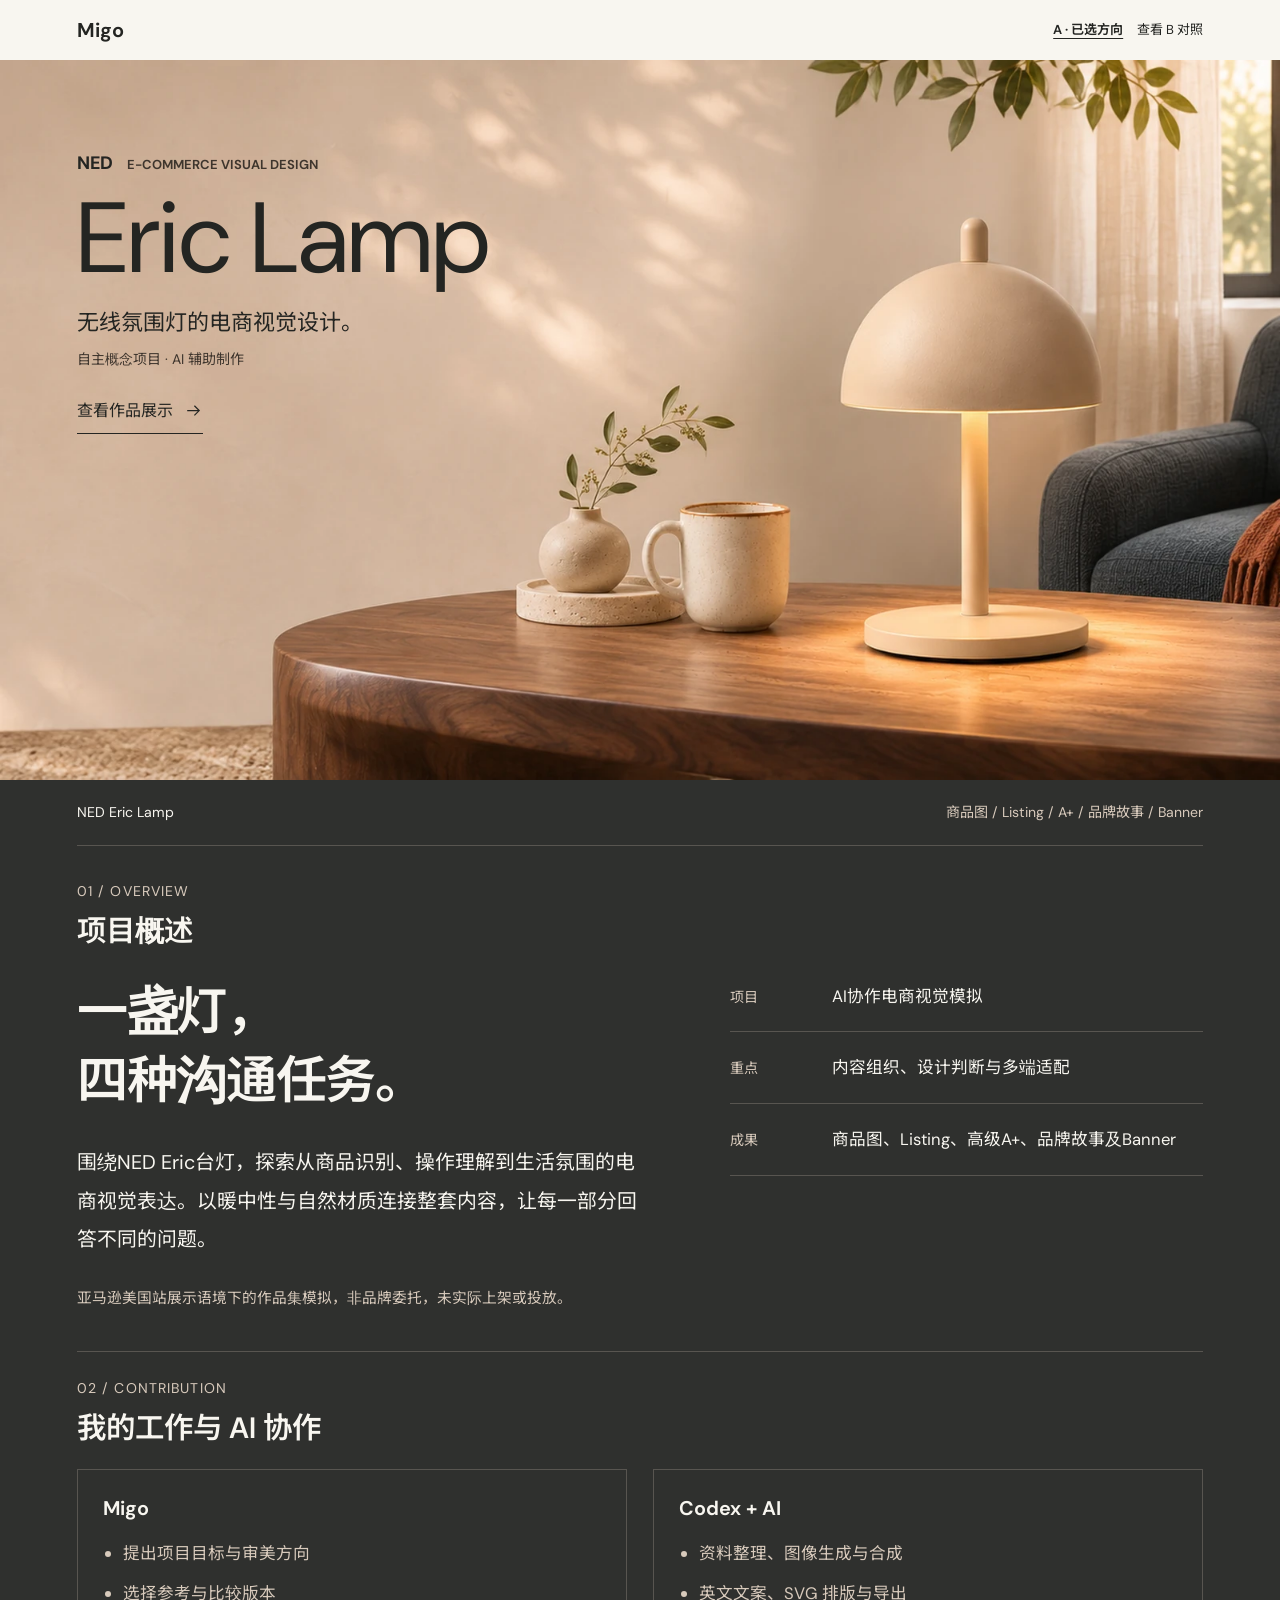
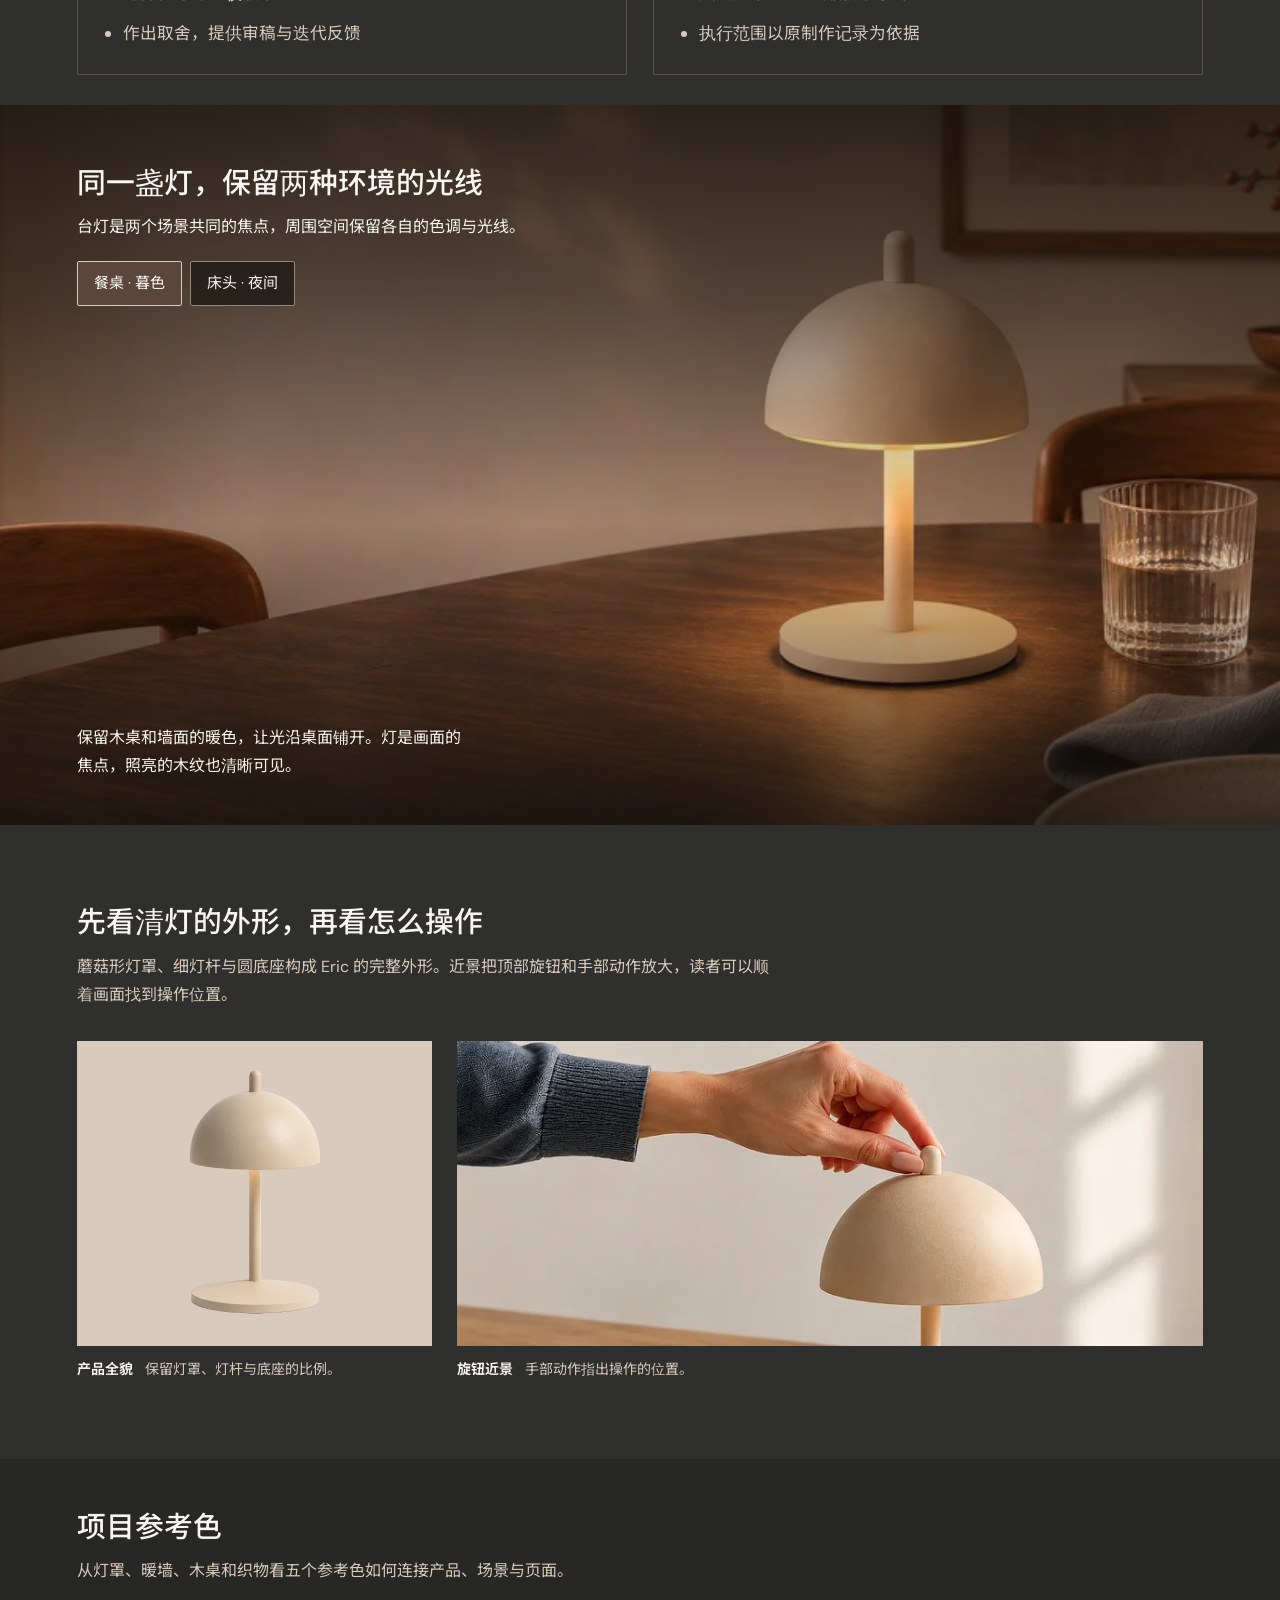
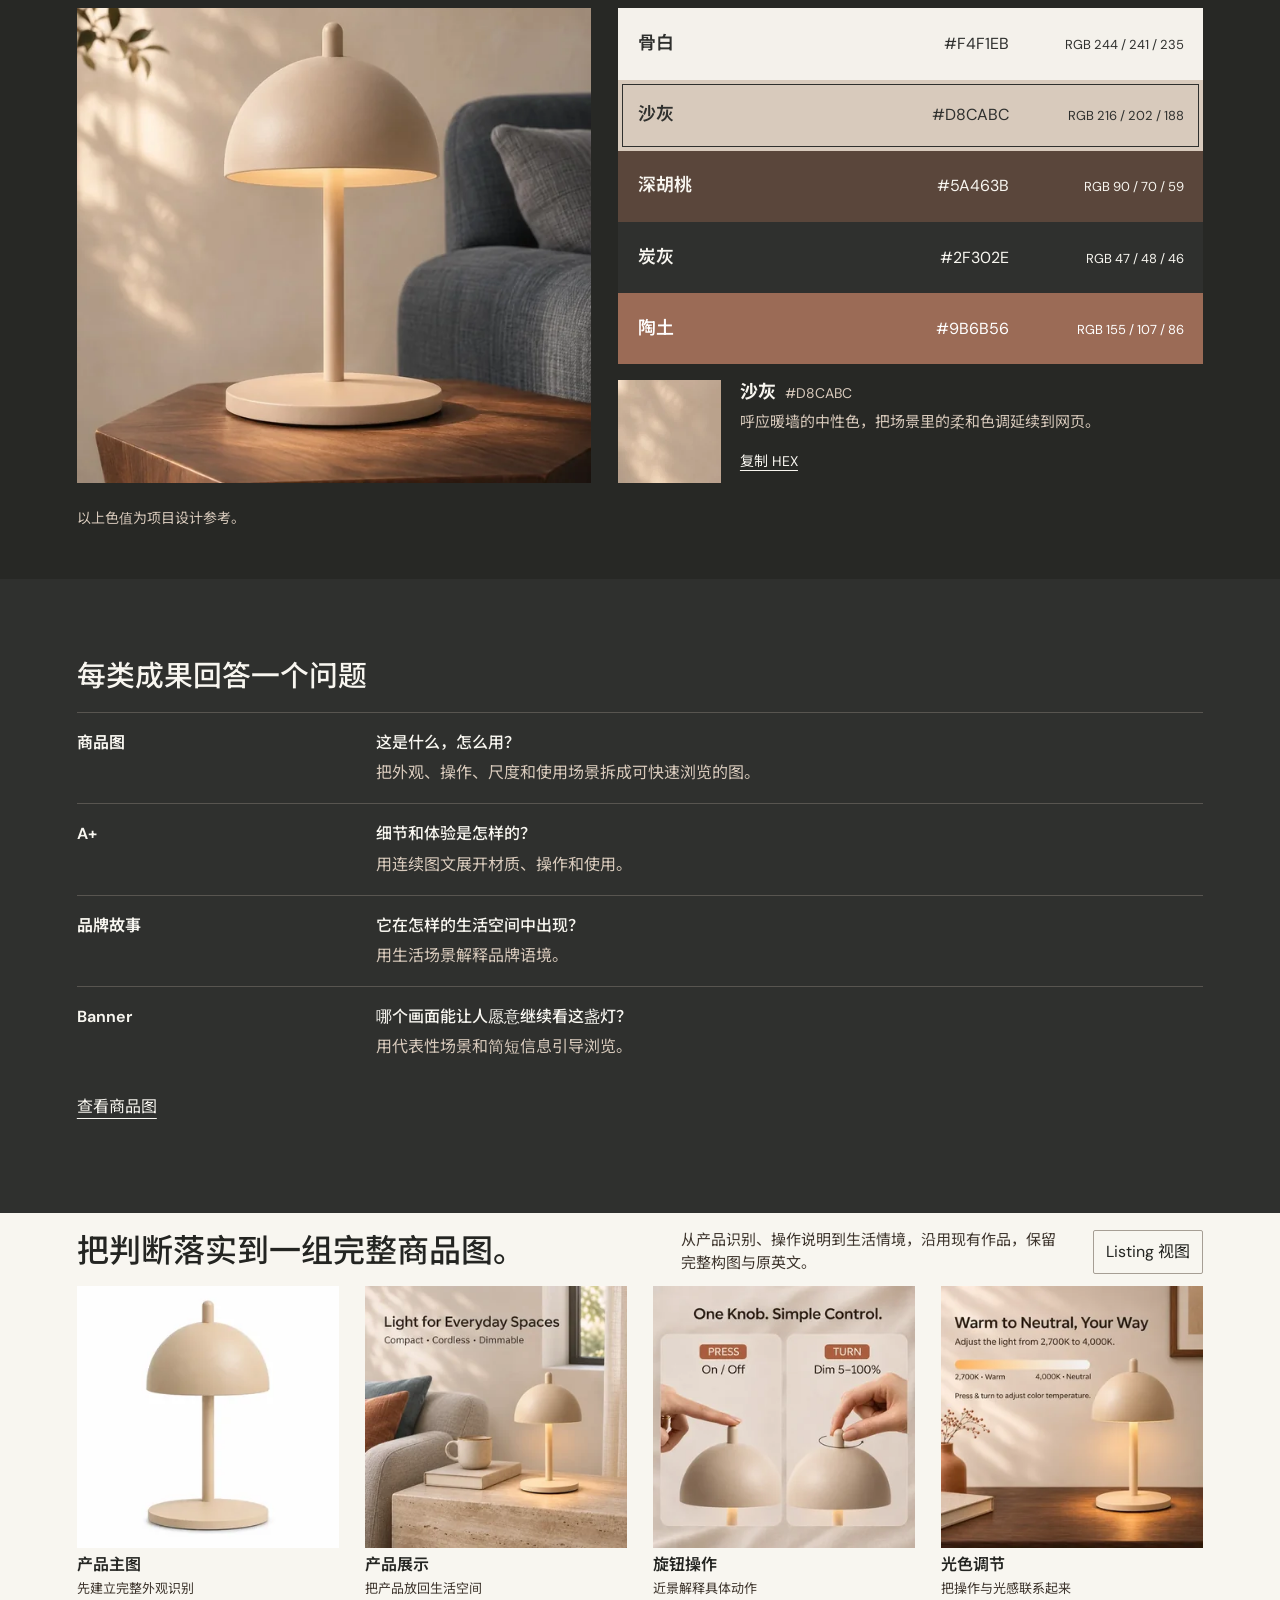
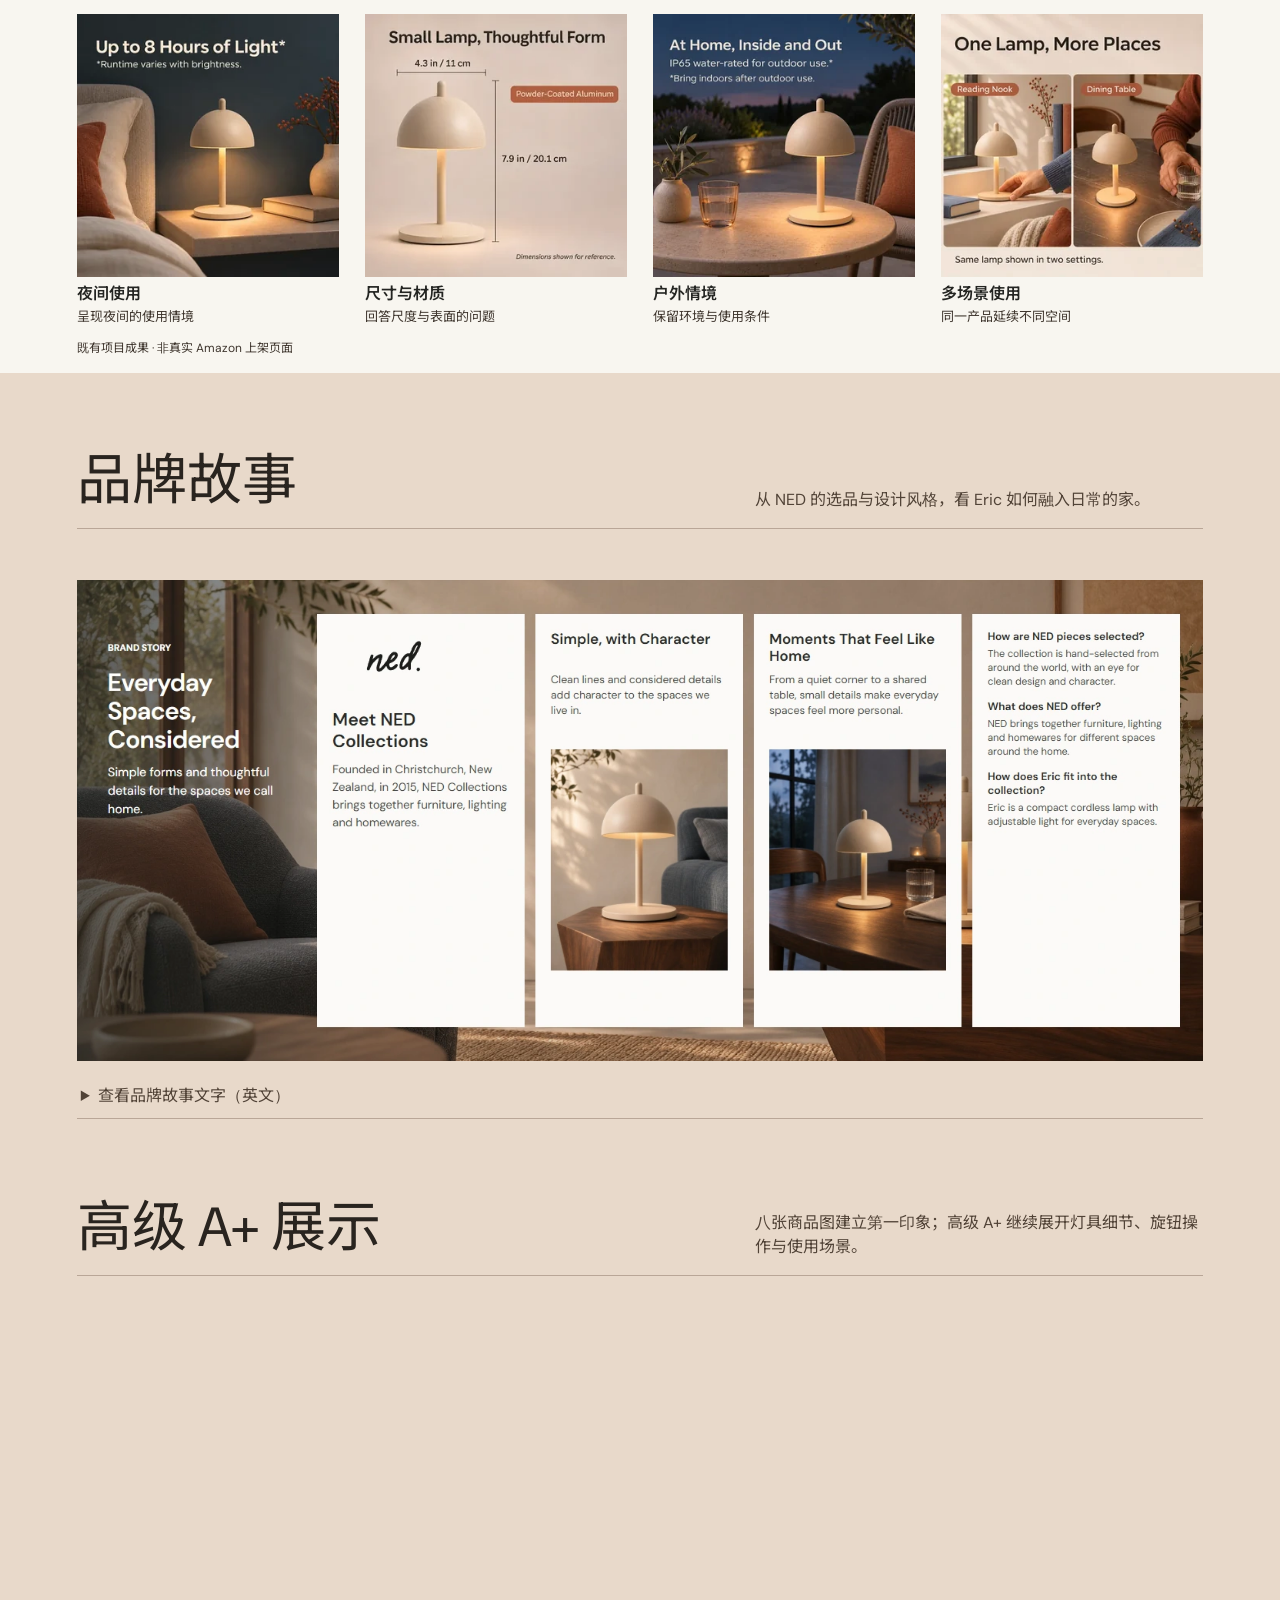
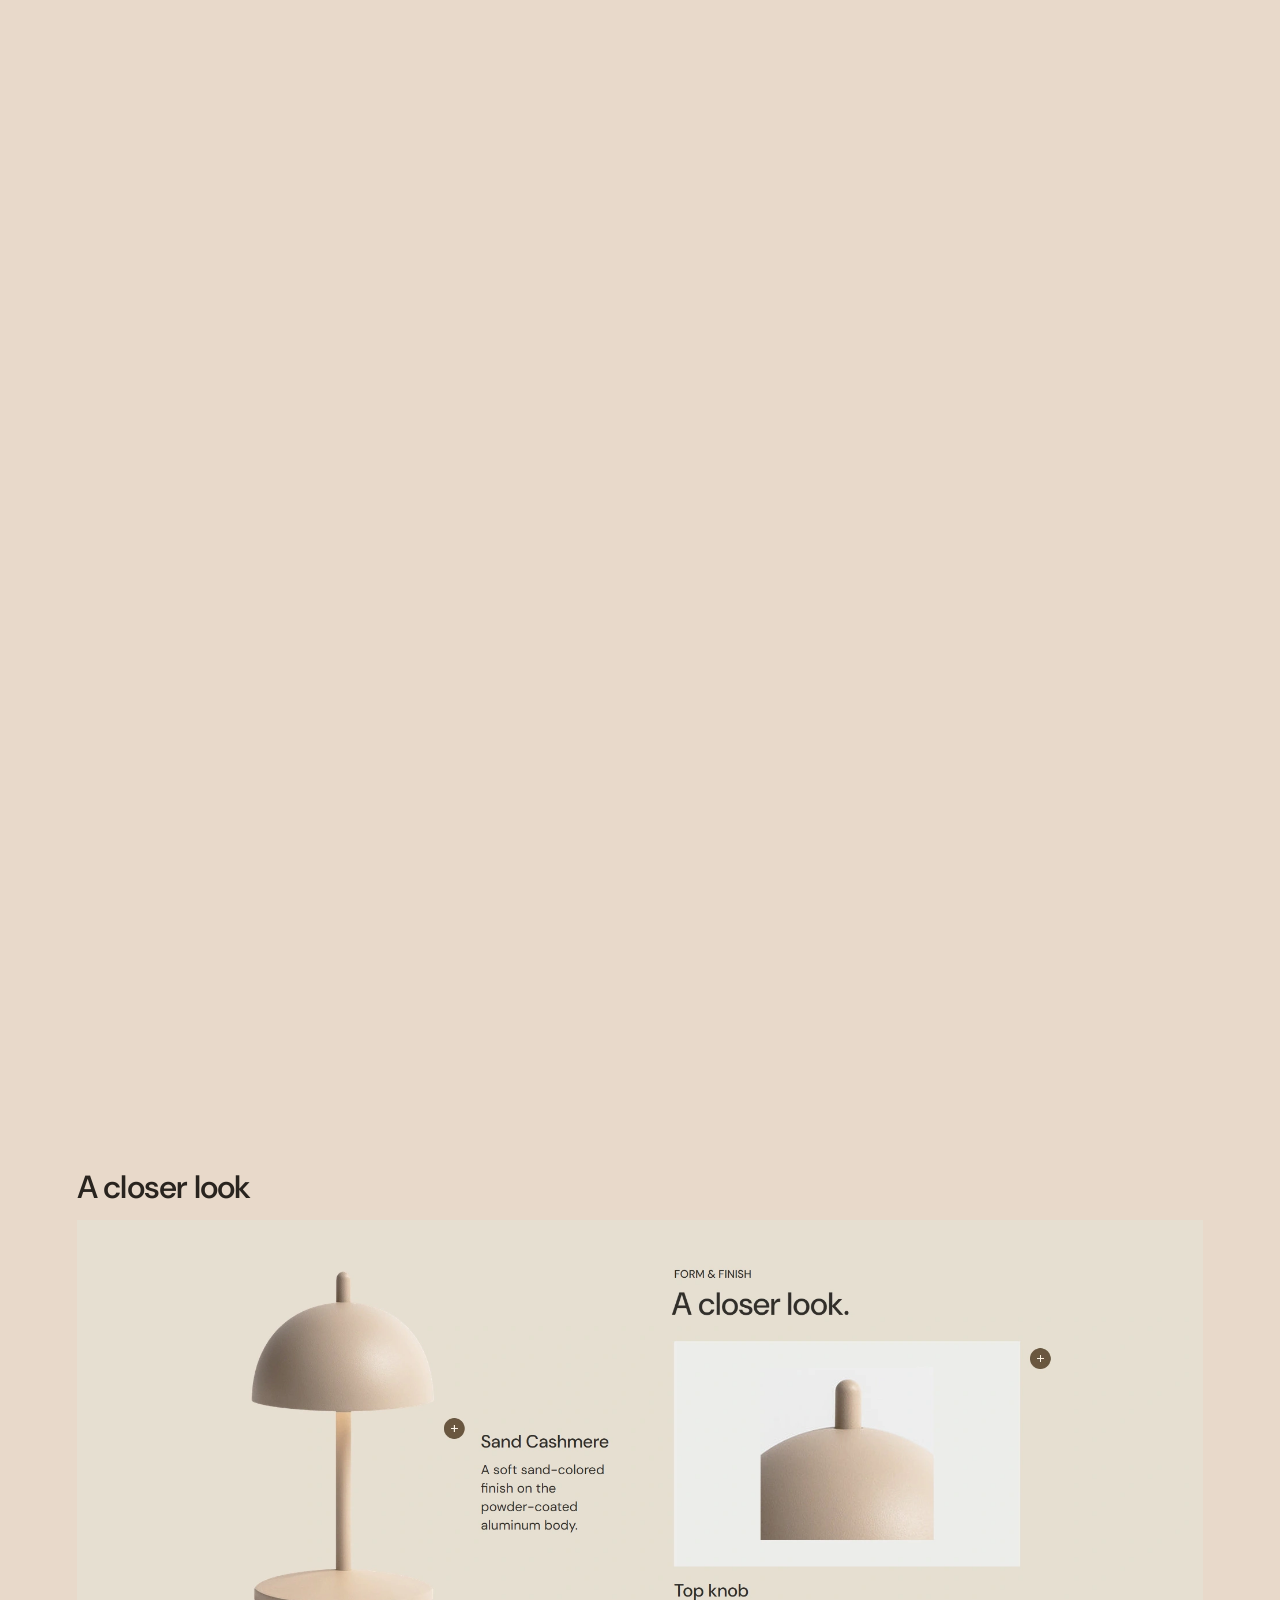
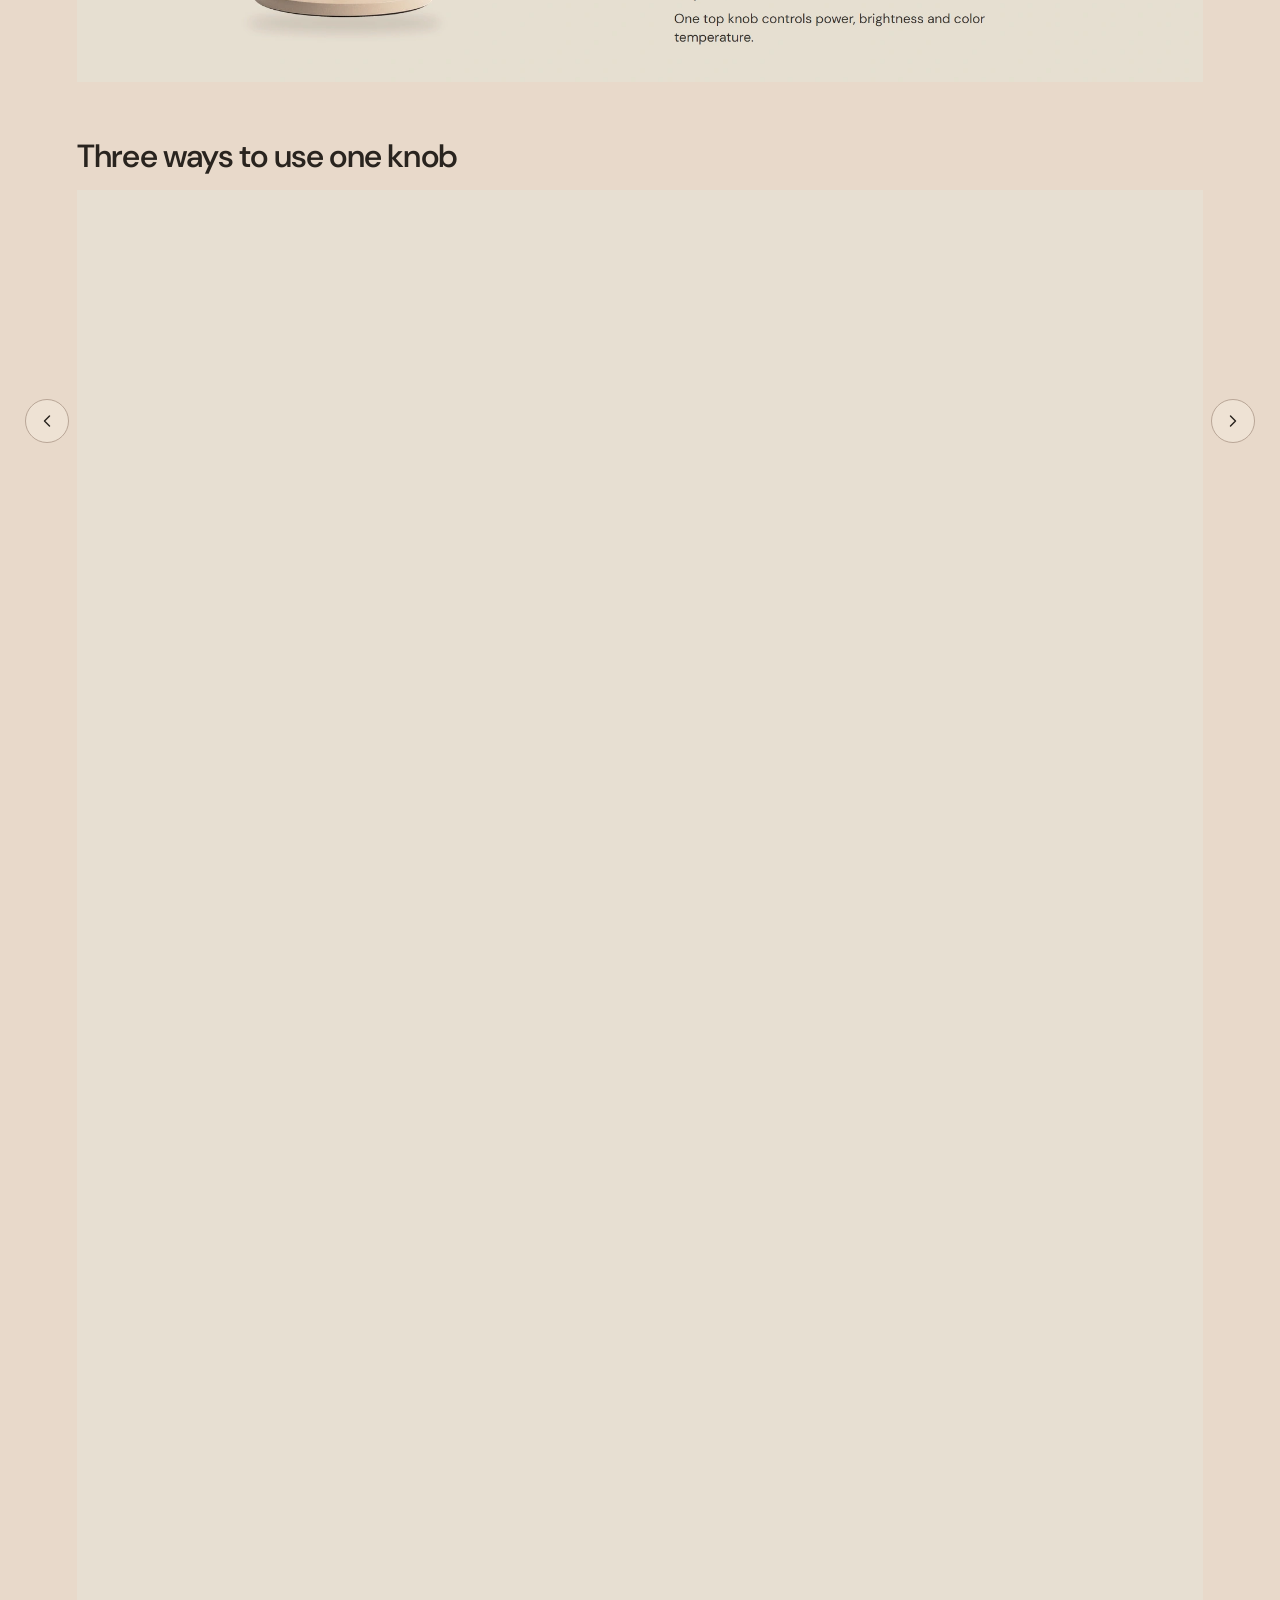
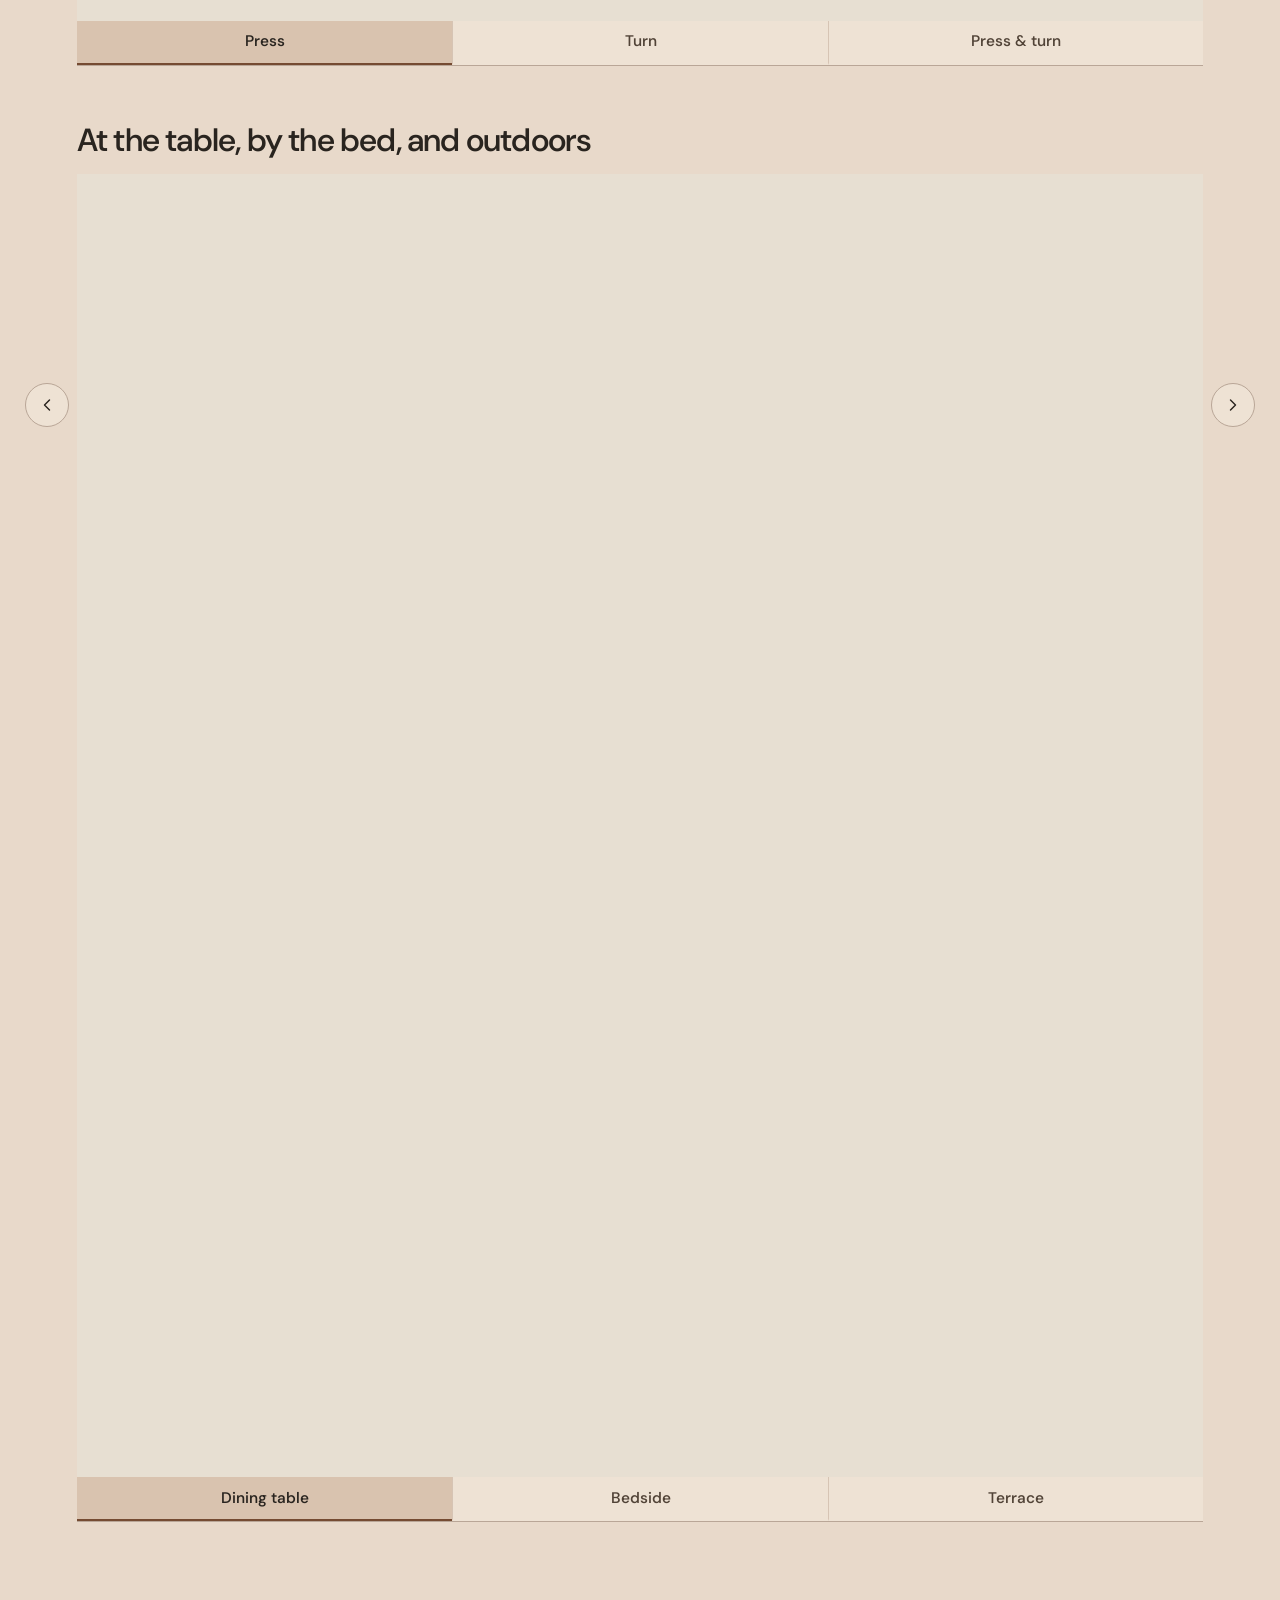
<file: UI设计/NED网页展示/V03/首屏A.html>
<!doctype html>
<html lang="zh-CN" data-published-case>
<head>
  <meta charset="utf-8">
  <meta name="viewport" content="width=device-width, initial-scale=1">
  <title>Eric Lamp · NED V03 首屏 A</title>
  <script>
    document.documentElement.classList.add('hero-motion');
    if (new URLSearchParams(location.search).get('embed') === 'site') {
      document.documentElement.dataset.siteEmbed = 'true';
    }
  </script>
  <link rel="stylesheet" href="首屏.css">
  <link rel="stylesheet" href="高级A+.css">
  <link rel="stylesheet" href="品牌故事.css">
  <link rel="stylesheet" href="成果与复盘.css">
  <script defer src="图文切换.js"></script>
</head>
<body>
  <header class="review-bar">
    <span class="author">Migo</span>
    <nav class="review-links" aria-label="构图对照">
      <a href="首屏A.html" aria-current="page">A · 已选方向</a>
      <a href="首屏B.html">查看 B 对照</a>
    </nav>
  </header>
  <main>
    <section class="hero hero--a" aria-labelledby="cover-title">
      <img class="hero__image" src="../V02/assets/图片/封面_原场景裁切.webp" width="1600" height="900" alt="沙色 Eric 台灯置于木桌，暖光落在杯子与墙面。" fetchpriority="high">
      <div class="hero__copy">
        <div class="hero__identity"><span class="hero__brand">NED</span><span class="hero__category" lang="en">E-commerce Visual Design</span></div>
        <h1 id="cover-title" lang="en"><span class="hero__title-mask"><span>Eric</span></span> <span class="hero__title-mask"><span>Lamp</span></span></h1>
        <p class="hero__lead">无线氛围灯的电商视觉设计。</p>
        <p class="hero__note">自主概念项目 · AI 辅助制作</p>
        <a class="hero__action" href="#works">
          <span>查看作品展示</span>
          <svg viewBox="0 0 24 24" aria-hidden="true"><path d="M4 12h15m-6-6 6 6-6 6" fill="none" stroke="currentColor" stroke-width="1.5"/></svg>
        </a>
      </div>
    </section>
    <section class="case-section case-background" id="background" aria-labelledby="background-title">
      <div class="case-background__bar">
        <span>NED Eric Lamp</span>
        <span>商品图 / Listing / A+ / 品牌故事 / Banner</span>
      </div>
      <div class="case-background__body">
        <header class="case-background__heading">
          <p class="case-background__label" lang="en">01 / OVERVIEW</p>
          <h2 id="background-title">项目概述</h2>
        </header>
        <div class="case-background__overview">
          <div class="case-background__brief">
            <h3 class="case-section__title">一盏灯，<br class="case-background__title-break">四种沟通任务。</h3>
            <p>围绕NED Eric台灯，探索从商品识别、操作理解到生活氛围的电商视觉表达。以暖中性与自然材质连接整套内容，让每一部分回答不同的问题。</p>
            <p class="case-background__note">亚马逊美国站展示语境下的作品集模拟，非品牌委托，未实际上架或投放。</p>
          </div>
          <dl class="case-background__facts">
            <div>
              <dt>项目</dt>
              <dd>AI协作电商视觉模拟</dd>
            </div>
            <div>
              <dt>重点</dt>
              <dd>内容组织、设计判断与多端适配</dd>
            </div>
            <div>
              <dt>成果</dt>
              <dd>商品图、Listing、高级A+、品牌故事及Banner</dd>
            </div>
          </dl>
        </div>
        <section class="case-background__contribution" aria-labelledby="background-contribution-title">
          <header class="case-background__heading">
            <p class="case-background__label" lang="en">02 / CONTRIBUTION</p>
            <h2 id="background-contribution-title">我的工作与 AI 协作</h2>
          </header>
          <div class="case-background__roles">
            <div class="case-background__role">
              <h3 lang="en">Migo</h3>
              <ul>
                <li>提出项目目标与审美方向</li>
                <li>选择参考与比较版本</li>
                <li>作出取舍，提供审稿与迭代反馈</li>
              </ul>
            </div>
            <div class="case-background__role">
              <h3 lang="en">Codex + AI</h3>
              <ul>
                <li>资料整理、图像生成与合成</li>
                <li>英文文案、SVG 排版与导出</li>
                <li>执行范围以原制作记录为依据</li>
              </ul>
            </div>
          </div>
        </section>
      </div>
    </section>
    <section class="case-section case-design" id="design" aria-label="设计说明">
      <div class="case-design__chapter case-scene-chapter">
        <div class="case-design__intro">
          <h2>同一盏灯，保留两种环境的光线</h2>
          <p>台灯是两个场景共同的焦点，周围空间保留各自的色调与光线。</p>
        </div>
        <fieldset class="case-scenes">
          <legend class="case-scenes__legend">选择光线场景</legend>
          <input class="case-scenes__choice case-scenes__choice--dusk" type="radio" name="light-scene" id="light-dusk" aria-controls="scene-dusk" checked>
          <label class="case-scenes__button" for="light-dusk">餐桌 · 暮色</label>
          <input class="case-scenes__choice case-scenes__choice--night" type="radio" name="light-scene" id="light-night" aria-controls="scene-night">
          <label class="case-scenes__button" for="light-night">床头 · 夜间</label>
          <img class="case-scene__image case-scene__image--dusk" src="../V02/assets/图片/策略_餐桌暮色.webp" srcset="../V02/assets/响应式/400/策略_餐桌暮色.webp 400w, ../V02/assets/图片/策略_餐桌暮色.webp 830w" sizes="(max-width: 40em) 830px, 100vw" width="830" height="460" loading="lazy" alt="">
          <img class="case-scene__image case-scene__image--night" src="../V02/assets/图片/夜间场景.webp" srcset="../V02/assets/响应式/400/夜间场景.webp 400w, ../V02/assets/响应式/800/夜间场景.webp 800w, ../V02/assets/图片/夜间场景.webp 1600w" sizes="(max-width: 40em) 1100px, 100vw" width="1600" height="656" loading="lazy" alt="">
          <div class="case-scenes__captions">
            <p class="case-scenes__caption" id="scene-dusk">保留木桌和墙面的暖色，让光沿桌面铺开。灯是画面的焦点，照亮的木纹也清晰可见。</p>
            <p class="case-scenes__caption" id="scene-night">保留蓝灰织物和较暗的卧室，让暖光集中在床头柜上。灯在暗处更显眼，床头环境仍然可辨。</p>
          </div>
        </fieldset>
      </div>
      <div class="case-design__chapter">
        <div class="case-design__intro">
          <h2>先看清灯的外形，再看怎么操作</h2>
          <p>蘑菇形灯罩、细灯杆与圆底座构成 Eric 的完整外形。近景把顶部旋钮和手部动作放大，读者可以顺着画面找到操作位置。</p>
        </div>
        <div class="case-pair case-pair--product">
          <figure>
            <div class="case-pair__silhouette">
              <img src="../V02/assets/图片/策略_产品透明抠图.webp" width="555" height="980" loading="lazy" alt="Eric 台灯全貌，从顶部旋钮、蘑菇形灯罩到细灯杆和圆底座完整可见。">
            </div>
            <figcaption><strong>产品全貌</strong><span>保留灯罩、灯杆与底座的比例。</span></figcaption>
          </figure>
          <figure>
            <img src="../V02/assets/图片/A加操作.webp" srcset="../V02/assets/响应式/400/A加操作.webp 400w, ../V02/assets/响应式/800/A加操作.webp 800w, ../V02/assets/图片/A加操作.webp 1600w" sizes="(max-width: 40em) 88vw, 59vw" width="1600" height="656" loading="lazy" alt="手部近景，拇指和食指捏住灯罩顶端的旋钮。">
            <figcaption><strong>旋钮近景</strong><span>手部动作指出操作的位置。</span></figcaption>
          </figure>
        </div>
      </div>
      <section class="case-design__chapter case-palette" id="palette" aria-labelledby="palette-title">
        <header class="case-design__intro case-palette__intro">
          <h2 id="palette-title">项目参考色</h2>
          <p>从灯罩、暖墙、木桌和织物看五个参考色如何连接产品、场景与页面。</p>
        </header>
        <div class="case-palette__board">
          <figure class="case-palette__scene">
            <img src="../V02/assets/图片/品牌生活.webp" srcset="../V02/assets/响应式/400/品牌生活.webp 320w, ../V02/assets/响应式/800/品牌生活.webp 640w, ../V02/assets/图片/品牌生活.webp 1122w" sizes="(max-width: 40em) 88vw, 40vw" width="1122" height="1402" loading="lazy" alt="沙色 Eric 台灯放在胡桃色木桌上，背景是暖色墙面与深灰织物沙发。">
          </figure>
          <div class="case-palette__colors">
            <div class="case-palette__swatches" role="group" aria-label="五个项目参考色">
              <button type="button" class="case-palette__swatch case-palette__swatch--bone" aria-pressed="false" aria-controls="palette-material palette-detail" disabled data-material="../V02/assets/图片/材质特写.webp" data-material-alt="浅色灯罩的细微表面纹理。" data-use="用于灯具浅色与少量明亮区域，让产品轮廓显得轻盈。">
                <span class="case-palette__name">骨白</span><span class="case-palette__hex">#F4F1EB</span><span class="case-palette__rgb">RGB 244 / 241 / 235</span>
              </button>
              <button type="button" class="case-palette__swatch case-palette__swatch--sand" aria-pressed="true" aria-controls="palette-material palette-detail" disabled data-material="assets/palette/sand-wall.webp" data-material-alt="暖灰墙面的细微纹理和斑驳光影。" data-use="呼应暖墙的中性色，把场景里的柔和色调延续到网页。">
                <span class="case-palette__name">沙灰</span><span class="case-palette__hex">#D8CABC</span><span class="case-palette__rgb">RGB 216 / 202 / 188</span>
              </button>
              <button type="button" class="case-palette__swatch case-palette__swatch--walnut" aria-pressed="false" aria-controls="palette-material palette-detail" disabled data-material="assets/palette/walnut-table.webp" data-material-alt="胡桃色木桌边缘与深色木纹。" data-use="呼应胡桃色木桌，为画面和页面提供偏暖的深色。">
                <span class="case-palette__name">深胡桃</span><span class="case-palette__hex">#5A463B</span><span class="case-palette__rgb">RGB 90 / 70 / 59</span>
              </button>
              <button type="button" class="case-palette__swatch case-palette__swatch--charcoal" aria-pressed="false" aria-controls="palette-material palette-detail" disabled data-material="assets/palette/charcoal-fabric.webp" data-material-alt="深灰沙发的织物纹理。" data-use="呼应深灰织物的色调，用于 V03 的阅读背景。">
                <span class="case-palette__name">炭灰</span><span class="case-palette__hex">#2F302E</span><span class="case-palette__rgb">RGB 47 / 48 / 46</span>
              </button>
              <button type="button" class="case-palette__swatch case-palette__swatch--terra" aria-pressed="false" aria-controls="palette-material palette-detail" disabled data-material="assets/palette/terracotta-vase.webp" data-material-alt="床头场景里暖棕陶器的粗糙表面。" data-use="呼应床头场景里的陶器，用于局部暖色点缀。">
                <span class="case-palette__name">陶土</span><span class="case-palette__hex">#9B6B56</span><span class="case-palette__rgb">RGB 155 / 107 / 86</span>
              </button>
            </div>
            <div class="case-palette__detail">
              <img class="case-palette__material" id="palette-material" src="assets/palette/sand-wall.webp" width="176" height="176" loading="lazy" alt="暖灰墙面的细微纹理和斑驳光影。">
              <div class="case-palette__explanation">
                <div id="palette-detail" aria-live="polite" aria-atomic="true">
                  <h3><span id="palette-name">沙灰</span> <span id="palette-hex">#D8CABC</span></h3>
                  <p id="palette-use">呼应暖墙的中性色，把场景里的柔和色调延续到网页。</p>
                </div>
                <div class="case-palette__actions">
                  <button class="case-palette__copy" id="palette-copy" type="button" hidden>复制 HEX</button>
                  <p class="case-palette__status" id="palette-status" role="status"></p>
                </div>
              </div>
            </div>
          </div>
        </div>
        <p class="case-palette__note">以上色值为项目设计参考。</p>
      </section>
      <div class="case-design__chapter">
        <div class="case-design__intro">
          <h2>每类成果回答一个问题</h2>
        </div>
        <dl class="case-deliverables">
          <div>
            <dt>商品图</dt>
            <dd><strong>这是什么，怎么用？</strong><p>把外观、操作、尺度和使用场景拆成可快速浏览的图。</p></dd>
          </div>
          <div>
            <dt>A+</dt>
            <dd><strong>细节和体验是怎样的？</strong><p>用连续图文展开材质、操作和使用。</p></dd>
          </div>
          <div>
            <dt>品牌故事</dt>
            <dd><strong>它在怎样的生活空间中出现？</strong><p>用生活场景解释品牌语境。</p></dd>
          </div>
          <div>
            <dt>Banner</dt>
            <dd><strong>哪个画面能让人愿意继续看这盏灯？</strong><p>用代表性场景和简短信息引导浏览。</p></dd>
          </div>
        </dl>
        <a class="case-design__link" href="#works">查看商品图</a>
      </div>
    </section>
    <section class="works" id="works" aria-labelledby="works-title">
      <div class="works-listing" id="works-listing" hidden>
        <div class="works-listing__notice">
          <span>Portfolio concept · Amazon US product page</span>
          <button type="button" class="works__button works-listing__browse" aria-controls="works-gallery">返回八图总览</button>
        </div>
        <div class="works-listing__shell">
          <div class="works-listing__sheet">
            <section class="works-listing__hero" aria-label="Product listing concept">
              <div class="works-listing__gallery">
                <div class="works-listing__thumbs" role="group" aria-label="商品图缩略图"></div>
                <button type="button" class="works-listing__main-trigger" aria-label="放大查看当前商品图">
                  <img class="works-listing__image" src="../V02/assets/图片/00_主图_近白底_V01.webp" width="1254" height="1254" loading="lazy" decoding="async" alt="NED Eric 台灯产品主图，展示产品整体外观。">
                </button>
                <a class="works-listing__original" target="_blank" rel="noopener" aria-label="在新标签页查看原始大图">查看原图</a>
              </div>
              <div class="works-listing__heading">
                <p class="works-listing__brand">NED Collections</p>
                <h2 class="works-listing__title" lang="en" tabindex="-1">NED Eric Cordless Table Lamp, Rechargeable Dimmable Accent Light with Adjustable Color Temperature, Sand Cashmere</h2>
                <p class="works-listing__meta">Color: <strong>Sand Cashmere</strong><span aria-hidden="true"> · </span>One lamp</p>
              </div>
              <div class="works-listing__features">
                <h3>About this item</h3>
                <ul>
                  <li><strong>Cordless ambient light:</strong> A compact, rechargeable lamp that moves from a bedside table to a dining setting or a favorite corner. Use it without a cord once charged.</li>
                  <li><strong>One-knob control:</strong> Press to switch on or off, turn to dim from 5% to 100%, and press and turn to adjust the color temperature from 2,700K to 4,000K.</li>
                  <li><strong>Up to 8 hours:</strong> Enjoy up to 8 hours of light on a full charge, depending on brightness. Charging takes approximately 6 hours. A charging cord is included; a power adapter is not included.</li>
                  <li><strong>Compact, rounded form:</strong> Approximately 7.9 inches high and 4.3 inches in diameter (20.1 x 11 cm). Made with powder-coated aluminum in Sand Cashmere.</li>
                  <li><strong>Indoor and outdoor settings:</strong> NED lists an IP65 rating for outdoor use and recommends bringing the lamp indoors after outdoor use.</li>
                </ul>
              </div>
            </section>
            <section class="works-listing__lower">
              <div class="works-listing__description">
                <h3>Product description</h3>
                <p>The NED Eric Table Lamp brings adjustable ambient light and a rounded silhouette to everyday spaces. Its compact, cordless design moves from a bedside table to a dining setting or a favorite corner. The Sand Cashmere finish adds a warm, understated touch.</p>
                <p>Use the top knob to switch the lamp on or off, adjust the brightness from 5% to 100%, and adjust color temperature from 2,700K to 4,000K. Made with powder-coated aluminum, it measures approximately 7.9 inches high by 4.3 inches in diameter (20.1 x 11 cm).</p>
                <p>A full charge provides up to 8 hours of light, depending on brightness; charging takes approximately 6 hours. A charging cord is included; a power adapter is not included. NED lists an IP65 rating and recommends bringing the lamp indoors after outdoor use.</p>
              </div>
              <div class="works-listing__specs">
                <h3>At a glance</h3>
                <table>
                  <tbody>
                    <tr><th scope="row">Material</th><td>Powder-coated aluminum</td></tr>
                    <tr><th scope="row">Dimensions</th><td>Approx. 7.9 inches high x 4.3 inches in diameter</td></tr>
                    <tr><th scope="row">Color temperature</th><td>2,700K–4,000K</td></tr>
                    <tr><th scope="row">Runtime</th><td>Up to 8 hours; varies with brightness</td></tr>
                    <tr><th scope="row">Outdoor use</th><td>IP65 listed by NED; bring indoors after use</td></tr>
                  </tbody>
                </table>
              </div>
            </section>
          </div>
          <p class="works-listing__footer"><strong>Portfolio visualization.</strong> Image order and layout are illustrative. Product details are based on manufacturer and retailer specifications, not independent testing.</p>
        </div>
      </div>
      <div class="works__gallery" id="works-gallery">
        <div class="works__gallery-bar">
          <div class="works__head">
            <h2 id="works-title">把判断落实到一组完整商品图。</h2>
            <p>从产品识别、操作说明到生活情境，沿用现有作品，保留完整构图与原英文。</p>
          </div>
          <button class="works__button works__gallery-listing" type="button" aria-controls="works-listing" hidden>Listing 视图</button>
        </div>
        <div class="works__grid">
          <figure class="works__item">
            <a href="../V02/assets/图片/00_主图_近白底_V01.webp"><img src="../V02/assets/缩略图/00_主图_近白底_V01.webp" srcset="../V02/assets/响应式/缩略320/00_主图_近白底_V01.webp 320w, ../V02/assets/缩略图/00_主图_近白底_V01.webp 640w" sizes="(max-width: 40em) 44vw, (max-width: 58em) 30vw, 25vw" width="640" height="640" loading="lazy" alt="NED Eric 台灯产品主图，展示产品整体外观。"></a>
            <figcaption><h3>产品主图</h3><p>先建立完整外观识别</p></figcaption>
          </figure>
          <figure class="works__item">
            <a href="../V02/assets/图片/01_产品展示_V02.webp"><img src="../V02/assets/缩略图/01_产品展示_V02.webp" srcset="../V02/assets/响应式/缩略320/01_产品展示_V02.webp 320w, ../V02/assets/缩略图/01_产品展示_V02.webp 640w" sizes="(max-width: 40em) 44vw, (max-width: 58em) 30vw, 25vw" width="640" height="640" loading="lazy" alt="NED Eric 台灯生活场景商品图，展示产品在空间中的状态。"></a>
            <figcaption><h3>产品展示</h3><p>把产品放回生活空间</p></figcaption>
          </figure>
          <figure class="works__item">
            <a href="../V02/assets/图片/02_旋钮操作_V02.webp"><img src="../V02/assets/缩略图/02_旋钮操作_V02.webp" srcset="../V02/assets/响应式/缩略320/02_旋钮操作_V02.webp 320w, ../V02/assets/缩略图/02_旋钮操作_V02.webp 640w" sizes="(max-width: 40em) 44vw, (max-width: 58em) 30vw, 25vw" width="640" height="640" loading="lazy" alt="NED Eric 台灯旋钮操作商品图，近景呈现控制部位。"></a>
            <figcaption><h3>旋钮操作</h3><p>近景解释具体动作</p></figcaption>
          </figure>
          <figure class="works__item">
            <a href="../V02/assets/图片/03_光色调节_V01.webp"><img src="../V02/assets/缩略图/03_光色调节_V01.webp" srcset="../V02/assets/响应式/缩略320/03_光色调节_V01.webp 320w, ../V02/assets/缩略图/03_光色调节_V01.webp 640w" sizes="(max-width: 40em) 44vw, (max-width: 58em) 30vw, 25vw" width="640" height="640" loading="lazy" alt="NED Eric 台灯光色调节商品图，展示灯光变化。"></a>
            <figcaption><h3>光色调节</h3><p>把操作与光感联系起来</p></figcaption>
          </figure>
          <figure class="works__item">
            <a href="../V02/assets/图片/04_夜间无线续航_V02.webp"><img src="../V02/assets/缩略图/04_夜间无线续航_V02.webp" srcset="../V02/assets/响应式/缩略320/04_夜间无线续航_V02.webp 320w, ../V02/assets/缩略图/04_夜间无线续航_V02.webp 640w" sizes="(max-width: 40em) 44vw, (max-width: 58em) 30vw, 25vw" width="640" height="640" loading="lazy" alt="NED Eric 台灯夜间使用商品图，呈现夜间照明情境。"></a>
            <figcaption><h3>夜间使用</h3><p>呈现夜间的使用情境</p></figcaption>
          </figure>
          <figure class="works__item">
            <a href="../V02/assets/图片/05_尺寸材质_V02.webp"><img src="../V02/assets/缩略图/05_尺寸材质_V02.webp" srcset="../V02/assets/响应式/缩略320/05_尺寸材质_V02.webp 320w, ../V02/assets/缩略图/05_尺寸材质_V02.webp 640w" sizes="(max-width: 40em) 44vw, (max-width: 58em) 30vw, 25vw" width="640" height="640" loading="lazy" alt="NED Eric 台灯尺寸与材质商品图，说明产品尺度和表面细节。"></a>
            <figcaption><h3>尺寸与材质</h3><p>回答尺度与表面的问题</p></figcaption>
          </figure>
          <figure class="works__item">
            <a href="../V02/assets/图片/06_户外使用_V02.webp"><img src="../V02/assets/缩略图/06_户外使用_V02.webp" srcset="../V02/assets/响应式/缩略320/06_户外使用_V02.webp 320w, ../V02/assets/缩略图/06_户外使用_V02.webp 640w" sizes="(max-width: 40em) 44vw, (max-width: 58em) 30vw, 25vw" width="640" height="640" loading="lazy" alt="NED Eric 台灯户外使用商品图，呈现户外环境中的使用场景。"></a>
            <figcaption><h3>户外情境</h3><p>保留环境与使用条件</p></figcaption>
          </figure>
          <figure class="works__item">
            <a href="../V02/assets/图片/07_多场景使用_V02.webp"><img src="../V02/assets/缩略图/07_多场景使用_V02.webp" srcset="../V02/assets/响应式/缩略320/07_多场景使用_V02.webp 320w, ../V02/assets/缩略图/07_多场景使用_V02.webp 640w" sizes="(max-width: 40em) 44vw, (max-width: 58em) 30vw, 25vw" width="640" height="640" loading="lazy" alt="NED Eric 台灯多场景商品图，展示产品在不同空间中的应用。"></a>
            <figcaption><h3>多场景使用</h3><p>同一产品延续不同空间</p></figcaption>
          </figure>
        </div>
      </div>
      <p class="works__note">既有项目成果 · 非真实 Amazon 上架页面</p>
      <dialog class="works-zoom" id="works-zoom" aria-labelledby="works-zoom-title">
        <div class="works-zoom__bar">
          <h3 id="works-zoom-title" aria-live="polite"></h3>
          <form method="dialog"><button class="works__button" type="submit" autofocus>关闭</button></form>
        </div>
        <div class="works-zoom__stage" role="group" aria-label="大图浏览">
          <button type="button" class="works__button works-zoom__arrow works-zoom__previous" aria-label="上一张">
            <svg viewBox="0 0 24 24" fill="none" stroke="currentColor" stroke-width="2" stroke-linecap="round" stroke-linejoin="round" aria-hidden="true"><path d="m15 18-6-6 6-6"/></svg>
          </button>
          <img class="works-zoom__image" src="../V02/assets/图片/00_主图_近白底_V01.webp" width="1254" height="1254" loading="lazy" alt="">
          <button type="button" class="works__button works-zoom__arrow works-zoom__next" aria-label="下一张">
            <svg viewBox="0 0 24 24" fill="none" stroke="currentColor" stroke-width="2" stroke-linecap="round" stroke-linejoin="round" aria-hidden="true"><path d="m9 18 6-6-6-6"/></svg>
          </button>
        </div>
        <span class="works-listing__count works-zoom__count"></span>
      </dialog>
    </section>
    <section class="brand-story" id="brand-story" aria-labelledby="brand-story-title">
      <header class="aplus__intro">
        <h2 id="brand-story-title">品牌故事</h2>
        <p>从 NED 的选品与设计风格，看 Eric 如何融入日常的家。</p>
      </header>
      <div class="brand-story__body" lang="en">
        <img class="brand-story__desktop" src="assets/brand-story/B00_Desktop.webp" width="1464" height="625" loading="lazy" decoding="async" alt="Everyday Spaces, Considered. The NED Collections brand introduction, design, life at home, and Q&amp;A appear together over a living-room scene. Text version below.">
        <div class="brand-story__mobile">
          <div class="aplus__carousel" data-aplus-switcher>
            <div class="aplus__nav" hidden>
              <button class="aplus__arrow aplus__arrow--prev" type="button" data-aplus-step="-1" aria-label="Previous brand story" aria-controls="brand-story-slides"><svg viewBox="0 0 24 24" width="20" height="20" fill="none" stroke="currentColor" stroke-width="1.7" stroke-linecap="round" stroke-linejoin="round" aria-hidden="true"><path d="m15 18-6-6 6-6"/></svg></button>
              <div class="aplus__tabs" aria-label="Brand story cards" style="--aplus-tab-count: 4">
                <button type="button" id="brand-story-card-1-tab" data-aplus-target="brand-story-card-1">About</button>
                <button type="button" id="brand-story-card-2-tab" data-aplus-target="brand-story-card-2">Design</button>
                <button type="button" id="brand-story-card-3-tab" data-aplus-target="brand-story-card-3">At home</button>
                <button type="button" id="brand-story-card-4-tab" data-aplus-target="brand-story-card-4">Q&amp;A</button>
              </div>
              <button class="aplus__arrow aplus__arrow--next" type="button" data-aplus-step="1" aria-label="Next brand story" aria-controls="brand-story-slides"><svg viewBox="0 0 24 24" width="20" height="20" fill="none" stroke="currentColor" stroke-width="1.7" stroke-linecap="round" stroke-linejoin="round" aria-hidden="true"><path d="m9 18 6-6-6-6"/></svg></button>
              <span class="aplus__visually-hidden" data-aplus-status aria-live="polite" aria-atomic="true"></span>
            </div>
            <div class="aplus__slides" id="brand-story-slides">
              <div class="aplus__slide" id="brand-story-card-1">
                <img class="aplus__art" src="assets/brand-story/B01_Mobile.webp" width="390" height="625" loading="lazy" decoding="async" alt="Meet NED Collections. Founded in Christchurch, New Zealand, in 2015, NED Collections brings together furniture, lighting and homewares.">
              </div>
              <div class="aplus__slide" id="brand-story-card-2">
                <img class="aplus__art" src="assets/brand-story/B02_Mobile.webp" width="390" height="625" loading="lazy" decoding="async" alt="Simple, with Character. Clean lines and considered details add character to the spaces we live in.">
              </div>
              <div class="aplus__slide" id="brand-story-card-3">
                <img class="aplus__art" src="assets/brand-story/B03_Mobile.webp" width="390" height="625" loading="lazy" decoding="async" alt="Moments That Feel Like Home. From a quiet corner to a shared table, small details make everyday spaces feel more personal.">
              </div>
              <div class="aplus__slide" id="brand-story-card-4">
                <img class="aplus__art" src="assets/brand-story/B04_Mobile.webp" width="390" height="625" loading="lazy" decoding="async" alt="Brand questions and answers. How NED selects pieces, what the collection offers, and where Eric fits. See the text version below.">
              </div>
            </div>
          </div>
        </div>
        <details class="aplus__transcript">
          <summary lang="zh-CN">查看品牌故事文字（英文）</summary>
          <dl>
            <dt>Everyday Spaces, Considered</dt><dd>Simple forms and thoughtful details for the spaces we call home.</dd>
            <dt>Meet NED Collections</dt><dd>Founded in Christchurch, New Zealand, in 2015, NED Collections brings together furniture, lighting and homewares.</dd>
            <dt>Simple, with Character</dt><dd>Clean lines and considered details add character to the spaces we live in.</dd>
            <dt>Moments That Feel Like Home</dt><dd>From a quiet corner to a shared table, small details make everyday spaces feel more personal.</dd>
            <dt>How are NED pieces selected?</dt><dd>The collection is hand-selected from around the world, with an eye for clean design and character.</dd>
            <dt>What does NED offer?</dt><dd>NED brings together furniture, lighting and homewares for different spaces around the home.</dd>
            <dt>How does Eric fit into the collection?</dt><dd>Eric is a compact cordless lamp with adjustable light for everyday spaces.</dd>
          </dl>
        </details>
      </div>
    </section>
    <section class="aplus" id="premium-aplus" aria-labelledby="aplus-title">
      <header class="aplus__intro">
        <h2 id="aplus-title">高级 A+ 展示</h2>
        <p>八张商品图建立第一印象；高级 A+ 继续展开灯具细节、旋钮操作与使用场景。</p>
      </header>
      <div class="aplus__body" lang="en">
        <picture class="aplus__art">
          <source media="(max-width: 42em)" srcset="assets/aplus-composed/P01_Mobile.webp" width="600" height="738">
          <img src="assets/aplus-composed/P01_PC.webp" width="1952" height="800" loading="lazy" decoding="async" alt="The lit Eric lamp beside a sofa. A small light for everyday moments. A compact, cordless lamp for adjustable ambient light at home.">
        </picture>

        <section class="aplus__chapter" aria-labelledby="aplus-details">
          <h3 id="aplus-details">A closer look</h3>
          <div class="aplus__detail-wide">
            <picture class="aplus__art">
              <img src="assets/aplus-composed/P02_PC.webp" width="1952" height="800" loading="lazy" decoding="async" alt="The full Sand Cashmere lamp and a close-up of its knob. Sand Cashmere. A soft sand-colored finish on the powder-coated aluminum body. Top knob. One top knob controls power, brightness and color temperature.">
            </picture>
          </div>
          <div class="aplus__detail-compact">
            <div class="aplus__carousel" data-aplus-switcher>
              <div class="aplus__nav" hidden>
                <button class="aplus__arrow aplus__arrow--prev" type="button" data-aplus-step="-1" aria-label="Previous slide" aria-controls="aplus-details-slides"><svg viewBox="0 0 24 24" width="20" height="20" fill="none" stroke="currentColor" stroke-width="1.7" stroke-linecap="round" stroke-linejoin="round" aria-hidden="true"><path d="m15 18-6-6 6-6"/></svg></button>
                <div class="aplus__tabs" aria-labelledby="aplus-details" style="--aplus-tab-count: 2">
                  <button type="button" id="aplus-details-1-tab" data-aplus-target="aplus-details-1">Sand Cashmere</button>
                  <button type="button" id="aplus-details-2-tab" data-aplus-target="aplus-details-2">Top knob</button>
                </div>
                <button class="aplus__arrow aplus__arrow--next" type="button" data-aplus-step="1" aria-label="Next slide" aria-controls="aplus-details-slides"><svg viewBox="0 0 24 24" width="20" height="20" fill="none" stroke="currentColor" stroke-width="1.7" stroke-linecap="round" stroke-linejoin="round" aria-hidden="true"><path d="m9 18 6-6-6-6"/></svg></button>
                <span class="aplus__visually-hidden" data-aplus-status aria-live="polite" aria-atomic="true"></span>
              </div>
              <div class="aplus__slides" id="aplus-details-slides">
                <div class="aplus__slide" id="aplus-details-1">
                  <picture class="aplus__art">
                    <img src="assets/aplus-composed/P02_Finish_Mobile.webp" width="600" height="668" loading="lazy" decoding="async" alt="Front view of the lamp. Sand Cashmere. A soft sand-colored finish on the powder-coated aluminum body.">
                  </picture>
                </div>
                <div class="aplus__slide" id="aplus-details-2">
                  <picture class="aplus__art">
                    <img src="assets/aplus-composed/P02_Knob_Mobile.webp" width="600" height="668" loading="lazy" decoding="async" alt="Close-up of the knob. Top knob. One top knob controls power, brightness and color temperature.">
                  </picture>
                </div>
              </div>
            </div>
          </div>
        </section>

        <section class="aplus__chapter" aria-labelledby="aplus-controls">
          <h3 id="aplus-controls">Three ways to use one knob</h3>
          <div class="aplus__carousel" data-aplus-switcher>
            <div class="aplus__nav" hidden>
              <button class="aplus__arrow aplus__arrow--prev" type="button" data-aplus-step="-1" aria-label="Previous slide" aria-controls="aplus-controls-slides"><svg viewBox="0 0 24 24" width="20" height="20" fill="none" stroke="currentColor" stroke-width="1.7" stroke-linecap="round" stroke-linejoin="round" aria-hidden="true"><path d="m15 18-6-6 6-6"/></svg></button>
              <div class="aplus__tabs" aria-labelledby="aplus-controls" style="--aplus-tab-count: 3">
                <button type="button" id="aplus-controls-1-tab" data-aplus-target="aplus-controls-1">Press</button>
                <button type="button" id="aplus-controls-2-tab" data-aplus-target="aplus-controls-2">Turn</button>
                <button type="button" id="aplus-controls-3-tab" data-aplus-target="aplus-controls-3">Press &amp; turn</button>
              </div>
              <button class="aplus__arrow aplus__arrow--next" type="button" data-aplus-step="1" aria-label="Next slide" aria-controls="aplus-controls-slides"><svg viewBox="0 0 24 24" width="20" height="20" fill="none" stroke="currentColor" stroke-width="1.7" stroke-linecap="round" stroke-linejoin="round" aria-hidden="true"><path d="m9 18 6-6-6-6"/></svg></button>
              <span class="aplus__visually-hidden" data-aplus-status aria-live="polite" aria-atomic="true"></span>
            </div>
            <div class="aplus__slides" id="aplus-controls-slides">
              <div class="aplus__slide" id="aplus-controls-1">
                <picture class="aplus__art">
                  <source media="(max-width: 42em)" srcset="assets/aplus-composed/P03A_Mobile.webp" width="600" height="660">
                  <img src="assets/aplus-composed/P03A_PC.webp" width="1952" height="800" loading="lazy" decoding="async" alt="A fingertip presses the knob. Press. A simple start. Press the top knob to switch on or off.">
                </picture>
              </div>
              <div class="aplus__slide" id="aplus-controls-2">
                <picture class="aplus__art">
                  <source media="(max-width: 42em)" srcset="assets/aplus-composed/P03B_Mobile.webp" width="600" height="660">
                  <img src="assets/aplus-composed/P03B_PC.webp" width="1952" height="800" loading="lazy" decoding="async" alt="Fingers turn the knob; a scale illustrates the dimming range. Turn. Find your glow. Turn the knob to dim from 5% to 100%.">
                </picture>
              </div>
              <div class="aplus__slide" id="aplus-controls-3">
                <picture class="aplus__art">
                  <source media="(max-width: 42em)" srcset="assets/aplus-composed/P03C_Mobile.webp" width="600" height="762">
                  <img src="assets/aplus-composed/P03C_PC.webp" width="1952" height="800" loading="lazy" decoding="async" alt="Fingers press and turn the knob; the scale runs from warm to neutral. Press &amp; turn. Warm to neutral. Press and turn to adjust color temperature continuously from 2700K to 4000K.">
                </picture>
              </div>
            </div>
          </div>
        </section>

        <section class="aplus__chapter" aria-labelledby="aplus-scenes">
          <h3 id="aplus-scenes">At the table, by the bed, and outdoors</h3>
          <div class="aplus__carousel" data-aplus-switcher>
            <div class="aplus__nav" hidden>
              <button class="aplus__arrow aplus__arrow--prev" type="button" data-aplus-step="-1" aria-label="Previous slide" aria-controls="aplus-scenes-slides"><svg viewBox="0 0 24 24" width="20" height="20" fill="none" stroke="currentColor" stroke-width="1.7" stroke-linecap="round" stroke-linejoin="round" aria-hidden="true"><path d="m15 18-6-6 6-6"/></svg></button>
              <div class="aplus__tabs" aria-labelledby="aplus-scenes" style="--aplus-tab-count: 3">
                <button type="button" id="aplus-scenes-1-tab" data-aplus-target="aplus-scenes-1">Dining table</button>
                <button type="button" id="aplus-scenes-2-tab" data-aplus-target="aplus-scenes-2">Bedside</button>
                <button type="button" id="aplus-scenes-3-tab" data-aplus-target="aplus-scenes-3">Terrace</button>
              </div>
              <button class="aplus__arrow aplus__arrow--next" type="button" data-aplus-step="1" aria-label="Next slide" aria-controls="aplus-scenes-slides"><svg viewBox="0 0 24 24" width="20" height="20" fill="none" stroke="currentColor" stroke-width="1.7" stroke-linecap="round" stroke-linejoin="round" aria-hidden="true"><path d="m9 18 6-6-6-6"/></svg></button>
              <span class="aplus__visually-hidden" data-aplus-status aria-live="polite" aria-atomic="true"></span>
            </div>
            <div class="aplus__slides" id="aplus-scenes-slides">
              <div class="aplus__slide" id="aplus-scenes-1">
                <picture class="aplus__art">
                  <source media="(max-width: 42em)" srcset="assets/aplus-composed/P04A_Mobile.webp" width="600" height="660">
                  <img src="assets/aplus-composed/P04A_PC.webp" width="1952" height="800" loading="lazy" decoding="async" alt="The lamp on a set dining table. A little light at the table. Bring a little ambiance to the table.">
                </picture>
              </div>
              <div class="aplus__slide" id="aplus-scenes-2">
                <picture class="aplus__art">
                  <source media="(max-width: 42em)" srcset="assets/aplus-composed/P04B_Mobile.webp" width="600" height="694">
                  <img src="assets/aplus-composed/P04B_PC.webp" width="1952" height="800" loading="lazy" decoding="async" alt="The lamp lights a wooden nightstand. A quiet bedside glow. Up to 8 hours on a full charge. Runtime varies with brightness.">
                </picture>
              </div>
              <div class="aplus__slide" id="aplus-scenes-3">
                <picture class="aplus__art">
                  <source media="(max-width: 42em)" srcset="assets/aplus-composed/P04C_Mobile.webp" width="600" height="660">
                  <img src="assets/aplus-composed/P04C_PC.webp" width="1952" height="800" loading="lazy" decoding="async" alt="The lamp on an outdoor terrace table at dusk. Outdoor moments. IP65-rated. Bring indoors after outdoor use.">
                </picture>
              </div>
            </div>
          </div>
        </section>

        <section class="aplus__chapter" aria-labelledby="aplus-scale">
          <h3 id="aplus-scale" class="aplus__visually-hidden">Size</h3>
          <picture class="aplus__art">
            <source media="(max-width: 42em)" srcset="assets/aplus-composed/P05_Mobile.webp" width="600" height="694">
            <img src="assets/aplus-composed/P05_PC.webp" width="1952" height="800" loading="lazy" decoding="async" alt="Dimensions of the compact lamp beside a closed book. Small lamp. Thoughtful form. Approx. 7.9 in high × 4.3 in diameter (20.1 × 11 cm).">
          </picture>
        </section>

        <section class="aplus__chapter" aria-labelledby="aplus-faq">
          <h3 id="aplus-faq" class="aplus__visually-hidden">Frequently asked questions</h3>
          <picture class="aplus__art">
            <source media="(max-width: 42em)" srcset="assets/aplus-composed/P06_Mobile.webp" width="600" height="807">
            <img src="assets/aplus-composed/P06_PC.webp" width="1952" height="724" loading="lazy" decoding="async" alt="A little more to know: frequently asked questions about controls, charging and outdoor use. Text version below.">
          </picture>
        </section>

        <details class="aplus__transcript">
          <summary lang="zh-CN">查看图中文字（英文）</summary>
          <dl>
            <dt>A small light for everyday moments.</dt><dd>A compact, cordless lamp for adjustable ambient light at home.</dd>
            <dt>Sand Cashmere.</dt><dd>A soft sand-colored finish on the powder-coated aluminum body.</dd>
            <dt>Top knob.</dt><dd>One top knob controls power, brightness and color temperature.</dd>
            <dt>Press. A simple start.</dt><dd>Press the top knob to switch on or off.</dd>
            <dt>Turn. Find your glow.</dt><dd>Turn the knob to dim from 5% to 100%.</dd>
            <dt>Press &amp; turn. Warm to neutral.</dt><dd>Press and turn to adjust color temperature continuously from 2700K to 4000K.</dd>
            <dt>A little light at the table.</dt><dd>Bring a little ambiance to the table.</dd>
            <dt>A quiet bedside glow.</dt><dd>Up to 8 hours on a full charge. Runtime varies with brightness.</dd>
            <dt>Outdoor moments.</dt><dd>IP65-rated. Bring indoors after outdoor use.</dd>
            <dt>Small lamp. Thoughtful form.</dt><dd>Approx. 7.9 in high × 4.3 in diameter (20.1 × 11 cm).</dd>
            <dt>How do I adjust the light?</dt><dd>Press the knob for power, turn to dim, and press and turn to change color temperature.</dd>
            <dt>How long does it last on a charge?</dt><dd>Up to 8 hours on a full charge, depending on brightness. NED lists a charging time of approximately 6 hours.</dd>
            <dt>Can I use it outdoors?</dt><dd>NED lists an IP65 rating and recommends bringing the lamp indoors after outdoor use.</dd>
          </dl>
        </details>
      </div>
      <footer class="aplus__foot">
        <p>作品集模拟展示 · 非 Amazon 实际上线页面</p>
        <a href="#works">返回八图总览 ↑</a>
      </footer>
    </section>
    <section class="case-tail case-tail--banner" id="banner-system" aria-labelledby="banner-title">
      <header class="aplus__intro case-tail__intro">
        <h2 id="banner-title">Banner 多尺寸展示</h2>
        <p>页头介绍 Eric，餐桌场景把目光引向产品，夜间广告在三个画幅里延续同一主题。</p>
      </header>
      <div class="case-tail__inner">
        <section class="case-tail__chapter" aria-labelledby="banner-store-title">
          <h3 id="banner-store-title">店铺页头</h3>
          <figure>
              <img src="assets/banner/store-header.webp" width="1920" height="506" alt="NED 品牌栏与暖色客厅横幅，完整 Eric 台灯在右，左侧写着 Meet Eric. Cordless light. Everyday warmth." loading="lazy" decoding="async">
              <figcaption><strong>品牌栏＋页头</strong><span>横幅素材 · 3000 × 600</span></figcaption>
            </figure>
          <details class="case-tail__crop">
            <summary>查看中央 70% 裁切检查</summary>
            <p>检查缩窄后是否仍保留标题和完整灯体。这是裁切示意，不是独立手机版或平台实机预览。</p>
            <img src="assets/banner/store-crop.webp" width="1200" height="343" alt="裁切后的页头保留了左侧 Meet Eric 标题和右侧的完整灯体。" loading="lazy" decoding="async">
          </details>
        </section>

        <section class="case-tail__chapter" aria-labelledby="banner-dining-title">
          <h3 id="banner-dining-title">餐桌导流</h3>
          <p class="case-tail__note">电脑用宽幅交代餐桌环境；手机用独立近景，把说明移到照片下方。</p>
          <div class="case-tail__dining">
            <figure>
              <img src="assets/banner/dining-desktop.webp" width="1600" height="800" alt="餐桌导流宽版，左侧文字 Set the table. Keep the glow.，右侧是点亮的 Eric 和玻璃杯。" loading="lazy" decoding="async">
              <figcaption><strong>电脑构图</strong><span>场景素材 · 3000 × 1500</span></figcaption>
            </figure>
            <figure>
              <img src="assets/banner/dining-mobile.webp" width="840" height="1110" alt="手机导流用更紧的餐桌构图，标题 Set the table. Keep the glow. 和说明排在照片下方。" loading="lazy" decoding="async">
              <figcaption><strong>手机构图</strong><span>场景素材 · 1680 × 1680</span></figcaption>
            </figure>
          </div>
        </section>

        <section class="case-tail__chapter" aria-labelledby="banner-rec-title">
          <h3 id="banner-rec-title">REC 广告创意</h3>
          <p class="case-tail__note">横版展示图片、品牌和标题的组合；方版和竖版保留无字的场景素材。</p>
          <p class="case-tail__scroll-note">左右滑动或用方向键查看三种画幅。</p>
          <div class="case-tail__formats" role="region" aria-label="REC 横版、方版、竖版对照" tabindex="0">
            <figure>
              <img src="assets/banner/rec-wide.webp" width="1200" height="830" alt="夜间卧室横版，灯照亮床边桌；下方独立品牌栏写着 Evening light, without the cord." loading="lazy" decoding="async">
              <figcaption><strong>横版 · 图文组件</strong><span>图片素材 · 1200 × 628</span></figcaption>
            </figure>
            <figure>
              <img src="assets/banner/rec-square.webp" width="900" height="900" alt="同一夜间主题的无字方图，灯和床边桌置于画面中央。" loading="lazy" decoding="async">
              <figcaption><strong>方版 · 无字图</strong><span>图片素材 · 1200 × 1200</span></figcaption>
            </figure>
            <figure>
              <img src="assets/banner/rec-portrait.webp" width="780" height="1387" alt="夜间主题的无字竖图，保留灯体和更多床品、床头桌上下空间。" loading="lazy" decoding="async">
              <figcaption><strong>竖版 · 无字图</strong><span>图片素材 · 900 × 1600</span></figcaption>
            </figure>
          </div>
          <p class="case-tail__boundary">以上尺寸为原项目素材记录；图中导流入口为静态创意示意，不代表已上线或投放。</p>
        </section>
      </div>
    </section>

    <section class="case-tail case-tail--reflection" id="case-reflection" aria-labelledby="reflection-title">
      <header class="aplus__intro case-tail__intro">
        <h2 id="reflection-title">案例复盘</h2>
        <p>不同版位不必用同一种构图；要保留的是产品识别、信息主次，以及光线的气质。</p>
      </header>
      <div class="case-tail__inner">
        <section aria-labelledby="reflection-compare-title">
          <h3 id="reflection-compare-title">店铺页头，为什么改版？</h3>
          <p class="case-tail__note">两张都是原项目的 3000 × 600 页头预览，以相同宽度对照。</p>
          <div class="case-tail__comparison">
            <figure>
              <img src="assets/banner/review-header-v01.webp" width="1400" height="280" alt="V01 页头：左半部覆盖大面积浅色信息区，右边为灯与客厅。" loading="lazy" decoding="async">
              <figcaption><strong>V01</strong><span>独立浅色信息区，文案与照片明显分开。</span></figcaption>
            </figure>
            <figure>
              <img src="assets/banner/review-header-v02.webp" width="1400" height="280" alt="V02 页头：短文案排在原场景左侧留白，右边是完整 Eric 灯体。" loading="lazy" decoding="async">
              <figcaption><strong>V02</strong><span>撤掉大面积白罩，用场景留白承载短标题。</span></figcaption>
            </figure>
          </div>
        </section>
        <section class="case-tail__lessons" aria-label="下次沿用的做法">
          <div><h3>先核对灯体和手势</h3><p>先做一张主场景、一张操作近景，查灯罩、旋钮、细杆、底座和手势，再扩展成套素材。边缘有问题时先区分是位图还是蒙版，避免靠换一张图掩盖偏差。</p></div>
          <div><h3>按端、画幅和状态检查</h3><p>把手机独立构图、横竖幅和交互状态列入清单，按实际浏览宽度逐项检查。文件能打开，不等于标题、灯体和操作都看得清。</p></div>
        </section>
        <footer class="case-tail__end">
          <p>自主概念项目 · Migo 负责方向、取舍与审稿，AI 协助资料、制作和导出。非品牌委托、Amazon 上架或广告投放，无点击、销量或转化数据。</p>
          <nav aria-label="案例结束导航">
            <a href="#works">返回八图总览</a>
            <a href="#cover-title">返回顶部</a>
          </nav>
        </footer>
      </div>
    </section>
  </main>
  <script>
    (() => {
      const palette = document.querySelector('#palette');
      const swatches = palette.querySelectorAll('.case-palette__swatch');
      const name = palette.querySelector('#palette-name');
      const hex = palette.querySelector('#palette-hex');
      const use = palette.querySelector('#palette-use');
      const material = palette.querySelector('#palette-material');
      const copy = palette.querySelector('#palette-copy');
      const status = palette.querySelector('#palette-status');

      for (const swatch of swatches) {
        swatch.addEventListener('click', () => {
          if (swatch.getAttribute('aria-pressed') === 'true') return;
          for (const option of swatches) {
            option.setAttribute('aria-pressed', String(option === swatch));
          }
          name.textContent = swatch.querySelector('.case-palette__name').textContent;
          hex.textContent = swatch.querySelector('.case-palette__hex').textContent;
          use.textContent = swatch.dataset.use;
          material.alt = swatch.dataset.materialAlt;
          material.src = swatch.dataset.material;
          status.textContent = '';
        });
        swatch.disabled = false;
      }

      copy.addEventListener('click', async () => {
        const value = hex.textContent;
        try {
          await navigator.clipboard.writeText(value);
          if (hex.textContent === value) status.textContent = `已复制 ${value}`;
        } catch {
          if (hex.textContent !== value) return;
          const selection = window.getSelection();
          const range = document.createRange();
          range.selectNodeContents(hex);
          selection.removeAllRanges();
          selection.addRange(range);
          status.textContent = '已选中色号，可手动复制。';
        }
      });
      copy.hidden = false;
    })();

    (() => {
      const works = document.querySelector('#works');
      const embedded = document.documentElement.dataset.siteEmbed === 'true';
      const scrollToWorks = () => {
        if (embedded) parent.postMessage({ type: 'ned-v03-scroll', top: works.getBoundingClientRect().top }, '*');
        else works.scrollIntoView({ block: 'start' });
      };
      document.querySelector('.hero__action').addEventListener('click', event => {
        if (!embedded) return;
        event.preventDefault();
        scrollToWorks();
      });
      const listing = works.querySelector('#works-listing');
      const gallery = works.querySelector('#works-gallery');
      const galleryBar = gallery.querySelector('.works__gallery-bar');
      const listingButton = galleryBar.querySelector('.works__gallery-listing');
      const browse = listing.querySelector('.works-listing__browse');
      const items = [...gallery.querySelectorAll('.works__item')].map(item => ({
        link: item.querySelector('a'),
        image: item.querySelector('img'),
        title: item.querySelector('h3').textContent,
        description: item.querySelector('figcaption p').textContent
      }));
      const thumbs = listing.querySelector('.works-listing__thumbs');
      const image = listing.querySelector('.works-listing__image');
      const title = listing.querySelector('.works-listing__title');
      const original = listing.querySelector('.works-listing__original');
      const mainTrigger = listing.querySelector('.works-listing__main-trigger');
      let selected = 0;

      const choices = items.map((item, index) => {
        const button = document.createElement('button');
        const thumbnail = document.createElement('img');
        const source = item.image;
        button.type = 'button';
        button.className = 'works-listing__thumb';
        button.setAttribute('aria-label', item.title);
        thumbnail.sizes = '64px';
        thumbnail.srcset = source.srcset;
        thumbnail.src = source.src;
        thumbnail.alt = '';
        thumbnail.width = 64;
        thumbnail.height = 64;
        thumbnail.loading = 'lazy';
        button.append(thumbnail);
        button.addEventListener('click', () => show(index));
        thumbs.append(button);
        return button;
      });

      function show(index) {
        selected = (index + items.length) % items.length;
        const item = items[selected];
        choices.forEach((choice, position) => {
          choice.setAttribute('aria-pressed', String(position === selected));
        });
        image.alt = item.image.alt;
        image.src = item.link.href;
        original.href = item.link.href;
      }

      function openListing() {
        gallery.hidden = true;
        listing.hidden = false;
      }

      listingButton.addEventListener('click', () => {
        show(selected);
        openListing();
        title.focus({ preventScroll: true });
        scrollToWorks();
      });
      listingButton.hidden = false;

      browse.addEventListener('click', () => {
        listing.hidden = true;
        gallery.hidden = false;
        listingButton.focus({ preventScroll: true });
        scrollToWorks();
      });
      const zoom = works.querySelector('#works-zoom');
      if (typeof zoom.showModal !== 'function') return;
      const notifyViewer = (open, restoreY = null) => {
        if (!embedded) return;
        const send = () => parent.postMessage({
          type: 'ned-v03-viewer',
          open,
          restoreY,
          top: zoom.getBoundingClientRect().top,
          height: zoom.offsetHeight
        }, '*');
        if (open) requestAnimationFrame(send);
        else send();
      };
      const zoomImage = zoom.querySelector('.works-zoom__image');
      const zoomTitle = zoom.querySelector('#works-zoom-title');
      const zoomCount = zoom.querySelector('.works-zoom__count');
      let zoomIndex = 0;
      let zoomTrigger;

      function showZoom(index) {
        zoomIndex = (index + items.length) % items.length;
        const item = items[zoomIndex];
        zoomImage.alt = item.image.alt;
        zoomImage.src = item.link.href;
        zoomTitle.textContent = item.title;
        zoomCount.textContent = `${zoomIndex + 1} / ${items.length}`;
      }

      items.forEach((item, index) => {
        item.link.classList.add('works__gallery-choice');
        item.link.setAttribute('aria-label', `放大查看${item.title}`);
        item.link.setAttribute('aria-haspopup', 'dialog');
        item.link.addEventListener('click', event => {
          if (event.ctrlKey || event.metaKey || event.shiftKey || event.altKey) return;
          event.preventDefault();
          zoomTrigger = item.link;
          const restoreY = embedded ? parent.scrollY : null;
          showZoom(index);
          zoom.showModal();
          notifyViewer(true, restoreY);
        });
      });
      mainTrigger.addEventListener('click', () => {
        zoomTrigger = mainTrigger;
        const restoreY = embedded ? parent.scrollY : null;
        showZoom(selected);
        zoom.showModal();
        notifyViewer(true, restoreY);
      });
      const stepZoom = step => showZoom(zoomIndex + step);
      zoom.querySelector('.works-zoom__previous').addEventListener('click', () => stepZoom(-1));
      zoom.querySelector('.works-zoom__next').addEventListener('click', () => stepZoom(1));
      zoom.addEventListener('keydown', event => {
        if (event.key !== 'ArrowLeft' && event.key !== 'ArrowRight') return;
        event.preventDefault();
        stepZoom(event.key === 'ArrowLeft' ? -1 : 1);
      });
      zoom.addEventListener('close', () => {
        zoomTrigger?.focus({ preventScroll: true });
        notifyViewer(false);
      });
    })();

    if (document.documentElement.dataset.siteEmbed === 'true') {
      const reportHeight = () => parent.postMessage({
        type: 'ned-v03-embed-height',
        height: Math.ceil(document.querySelector('main').getBoundingClientRect().height)
      }, '*');
      new ResizeObserver(() => requestAnimationFrame(reportHeight)).observe(document.querySelector('main'));
      addEventListener('load', reportHeight, { once: true });
      document.fonts?.ready.then(reportHeight);
      reportHeight();
    }
  </script>
</body>
</html>
</file>
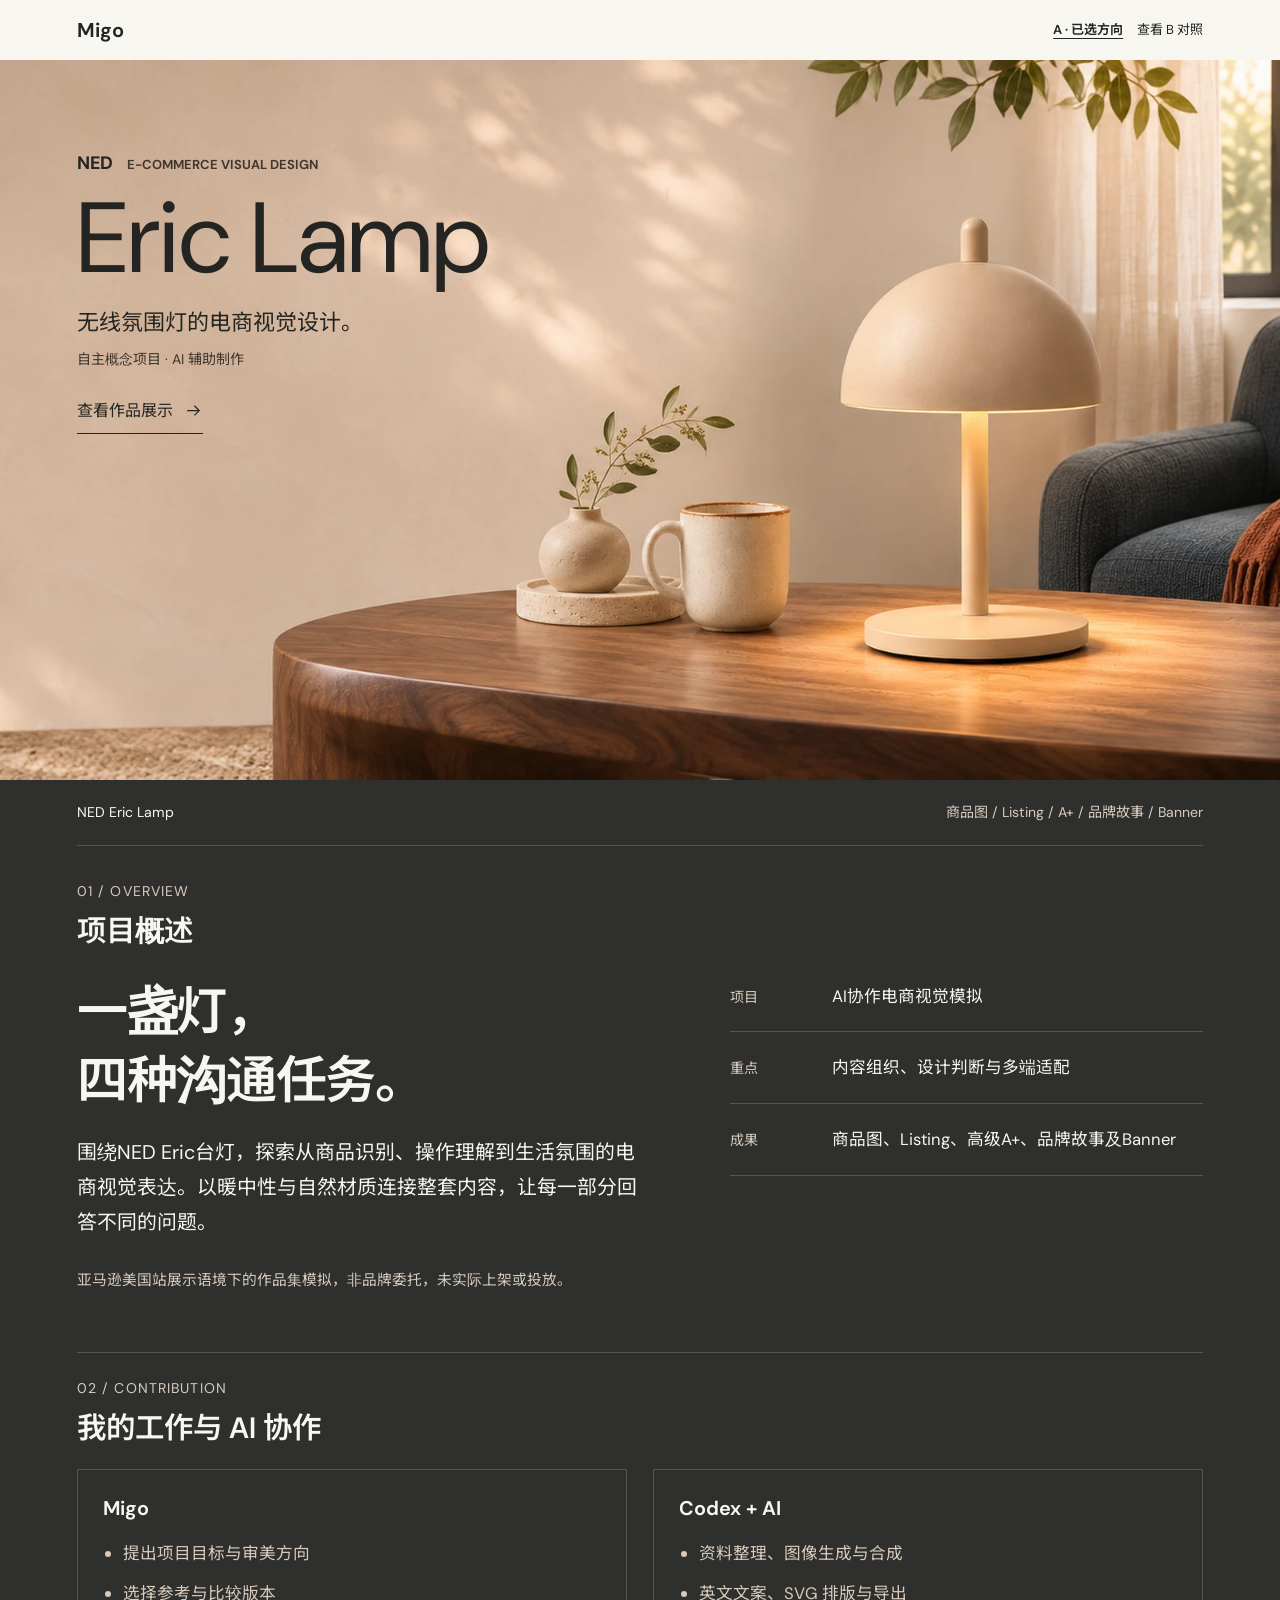
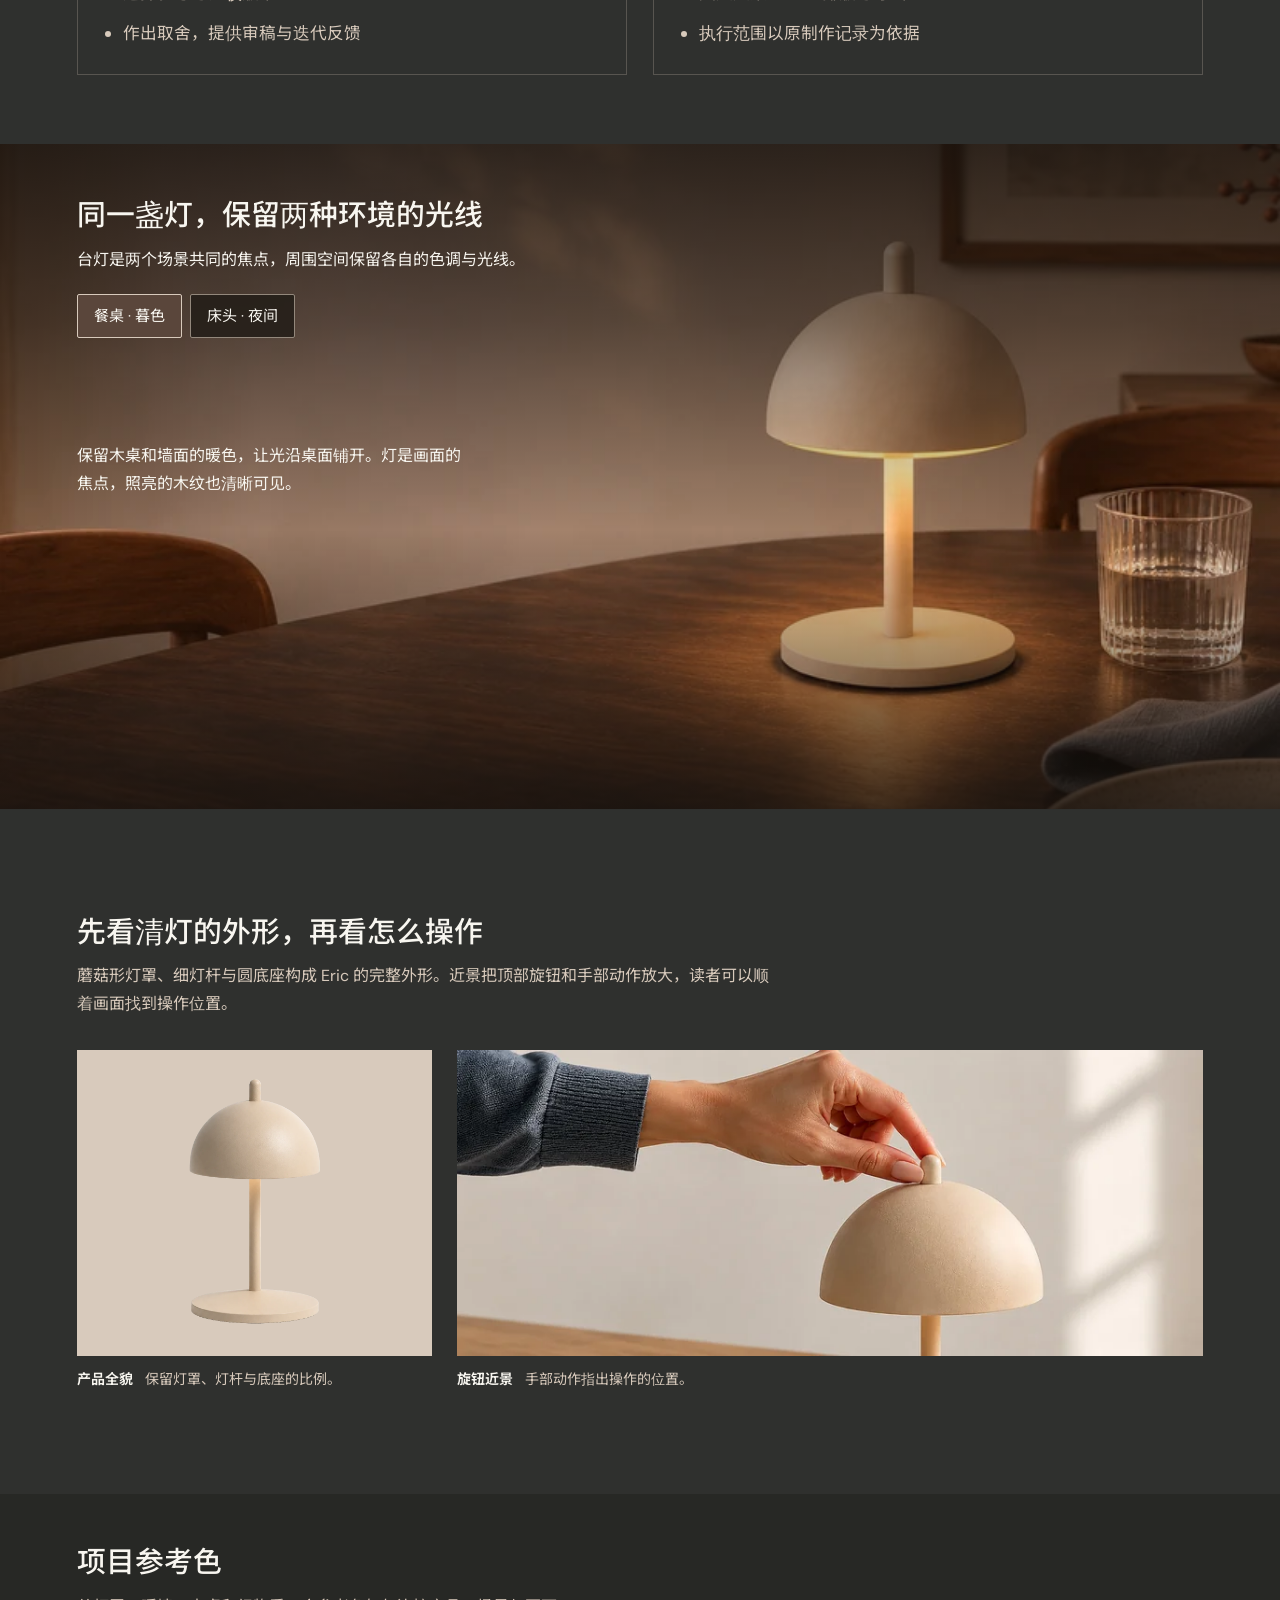
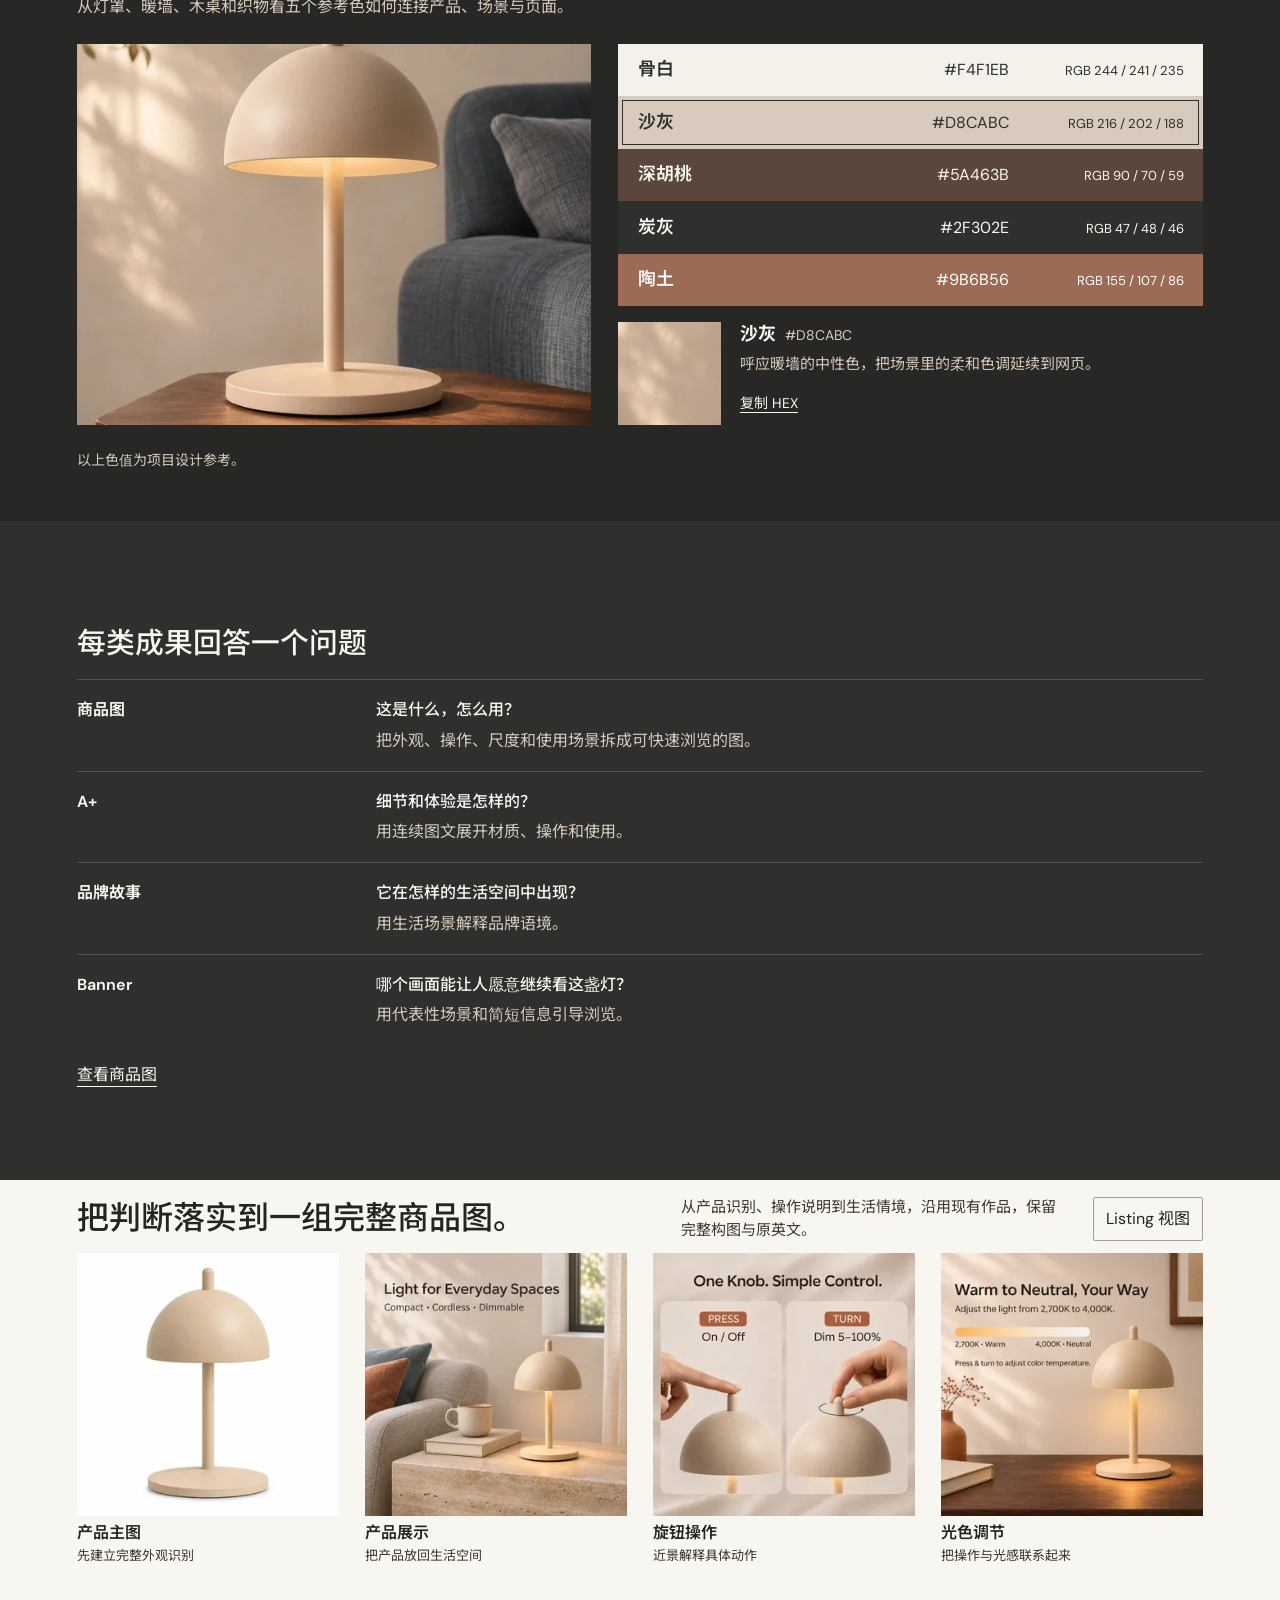
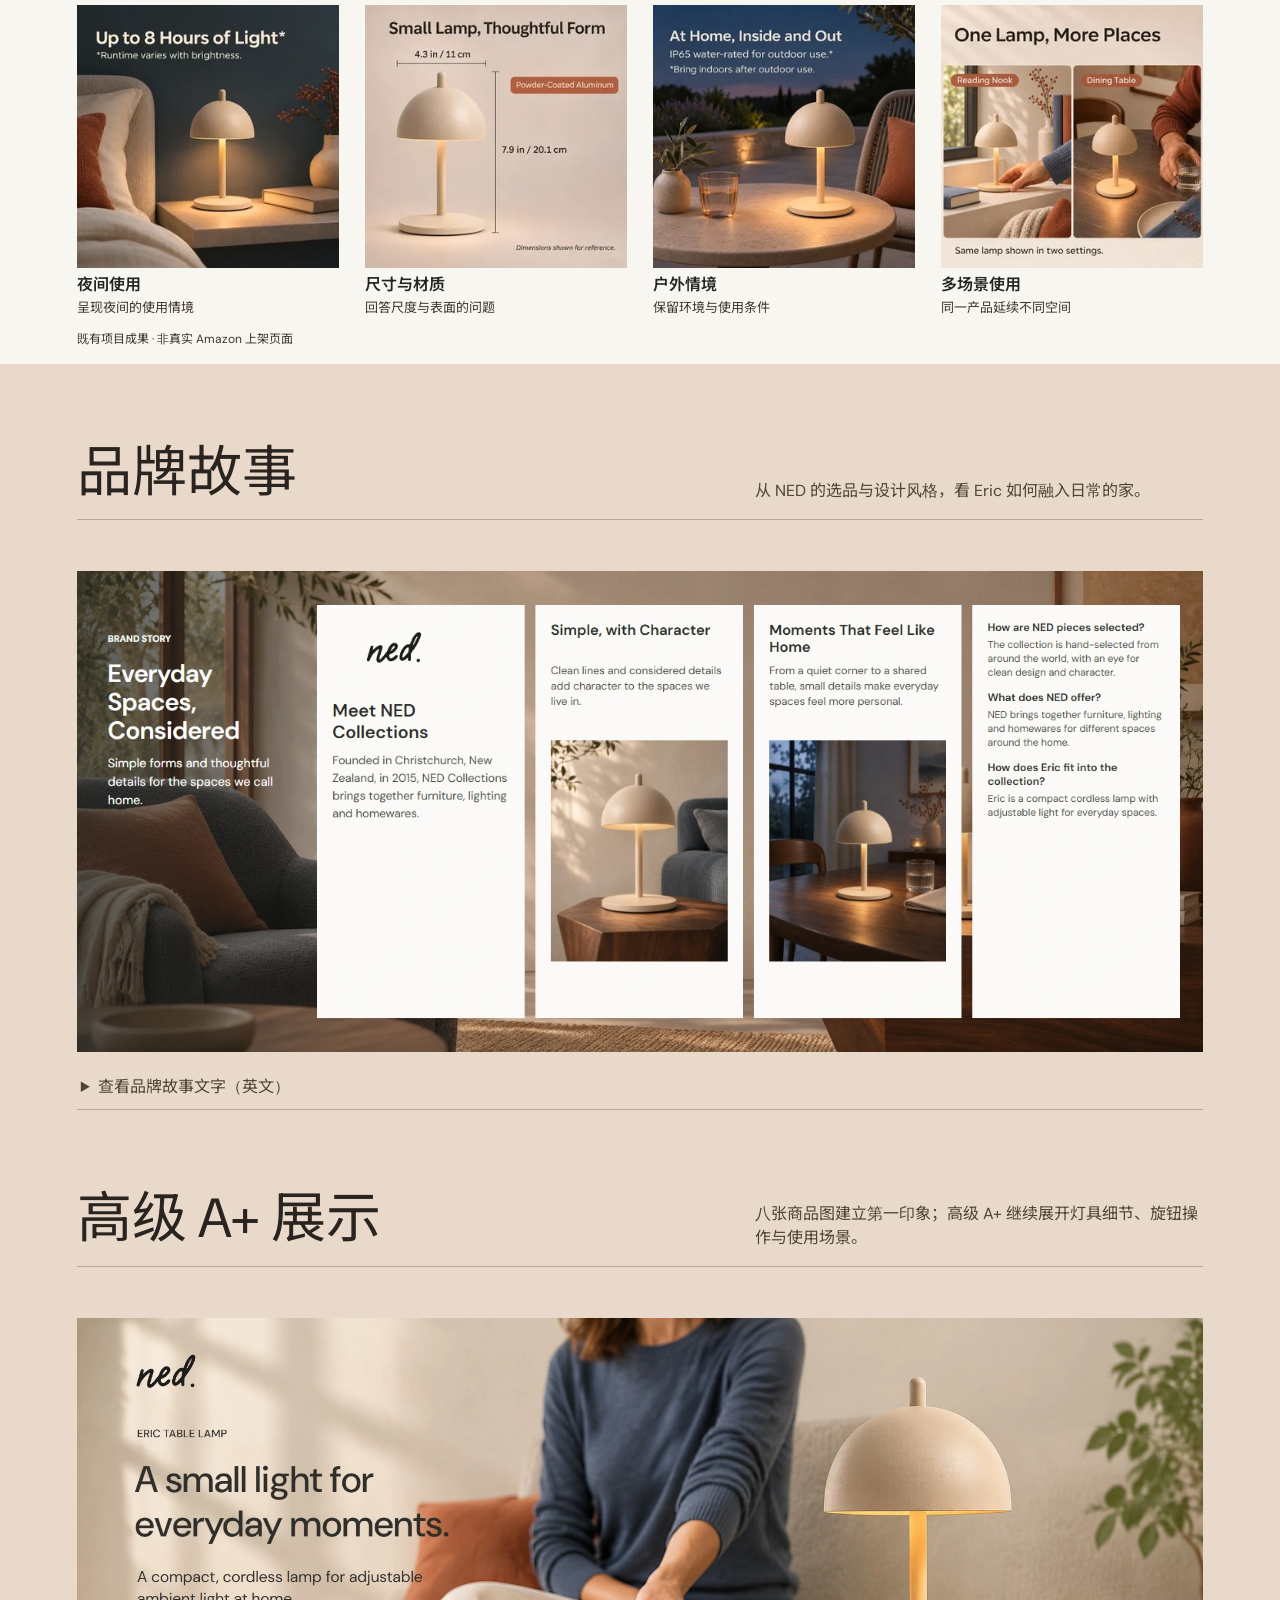
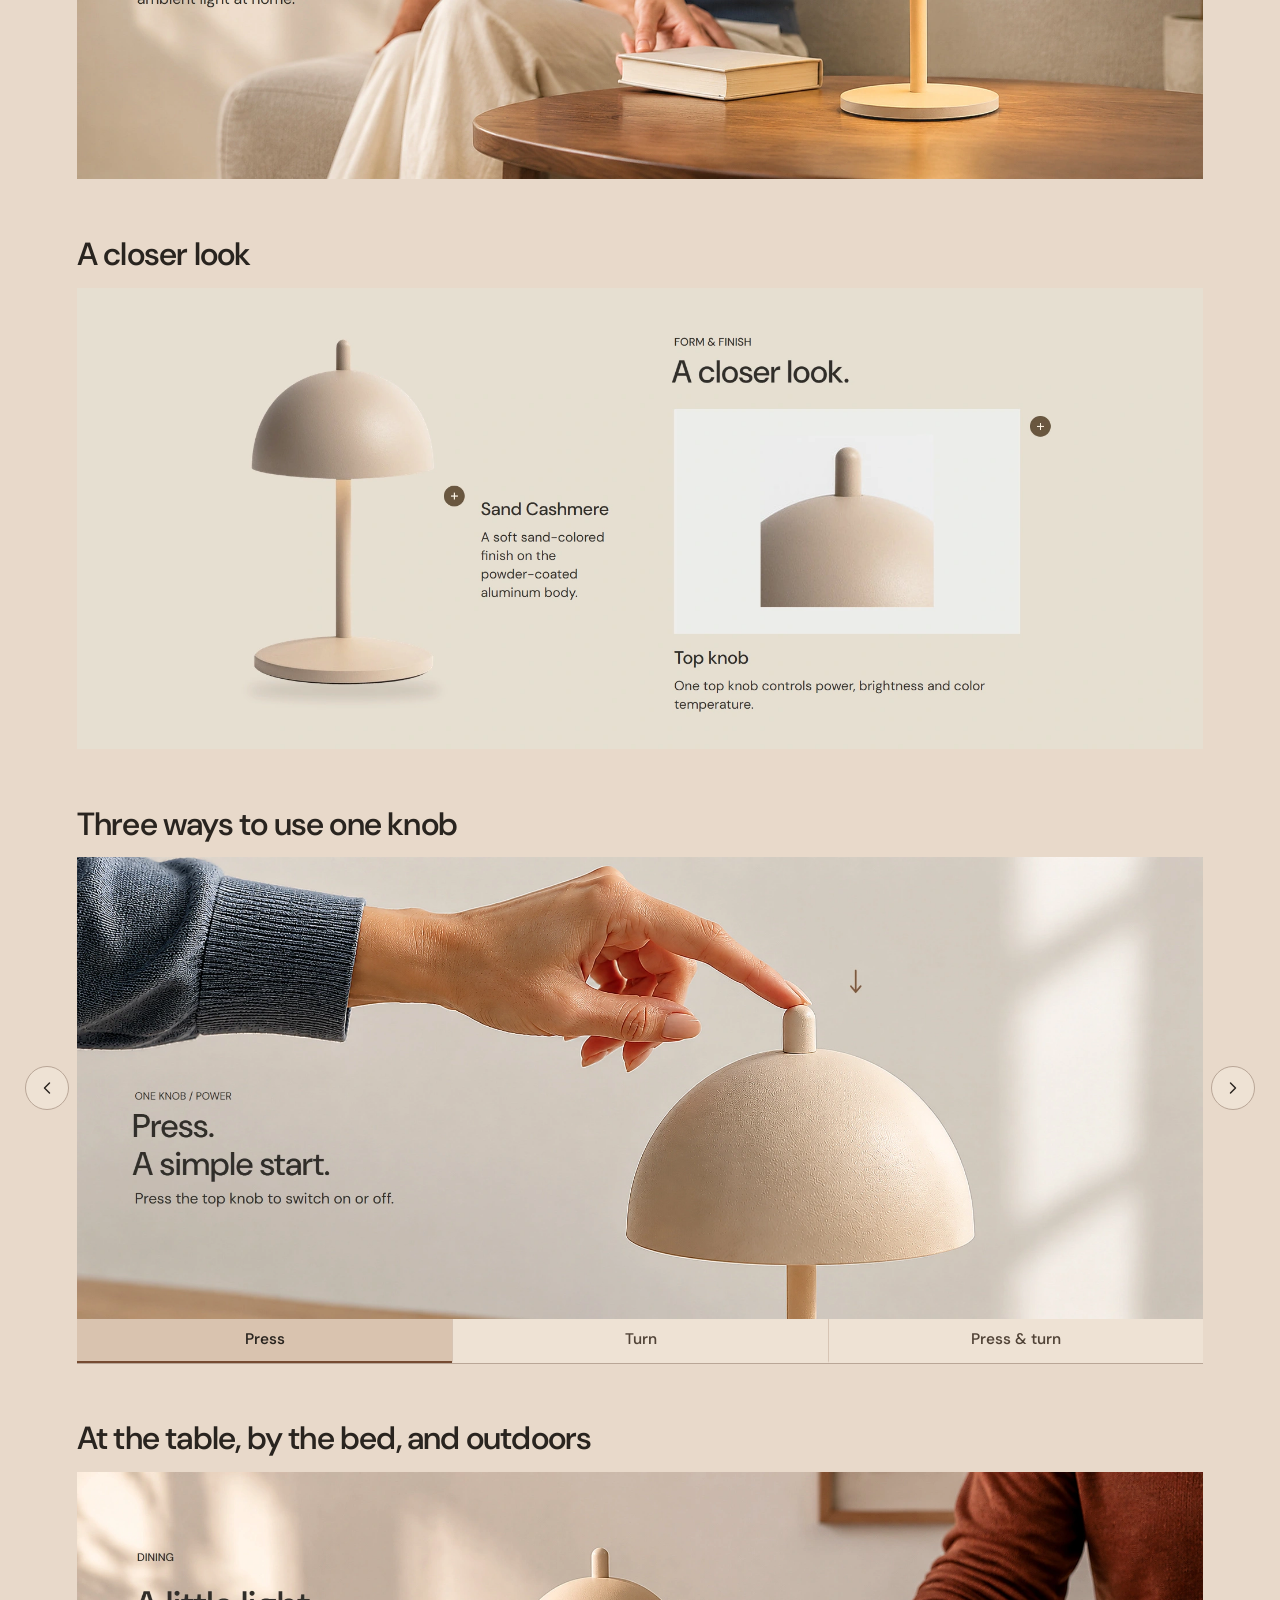
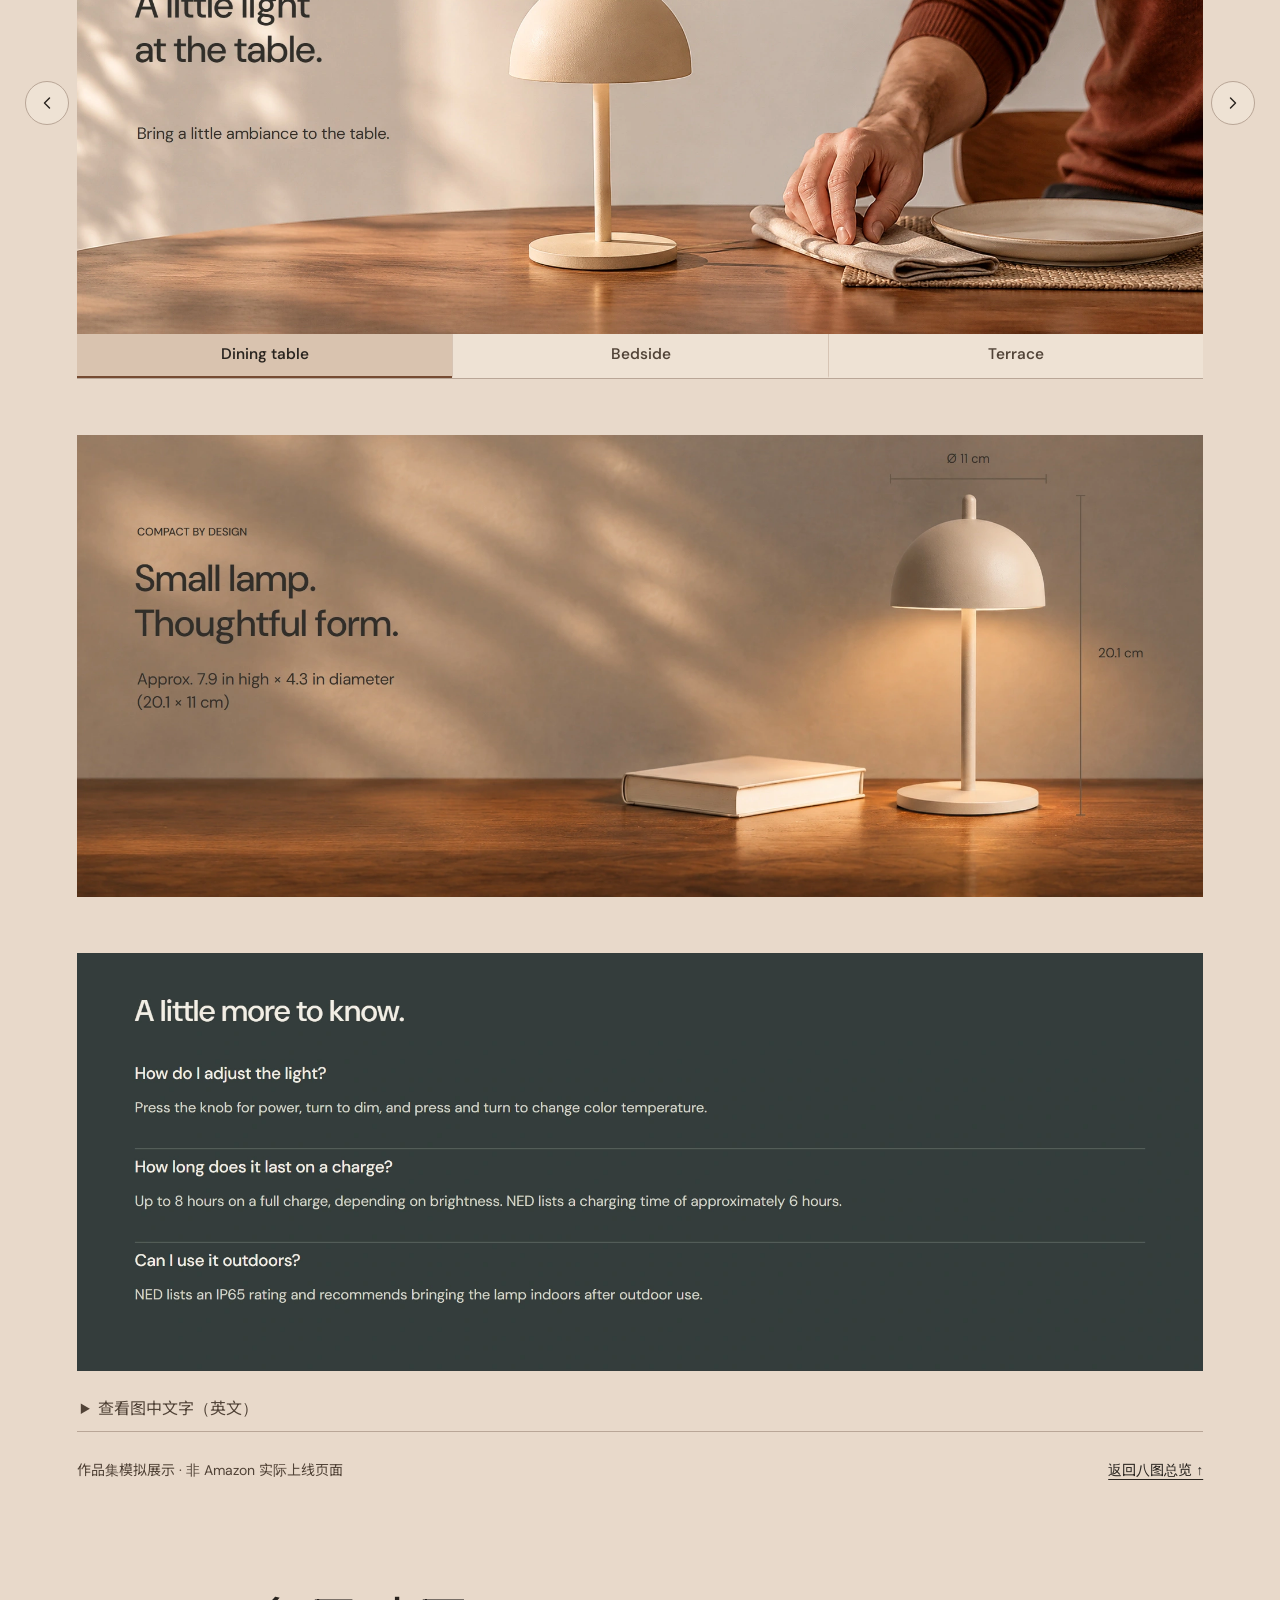
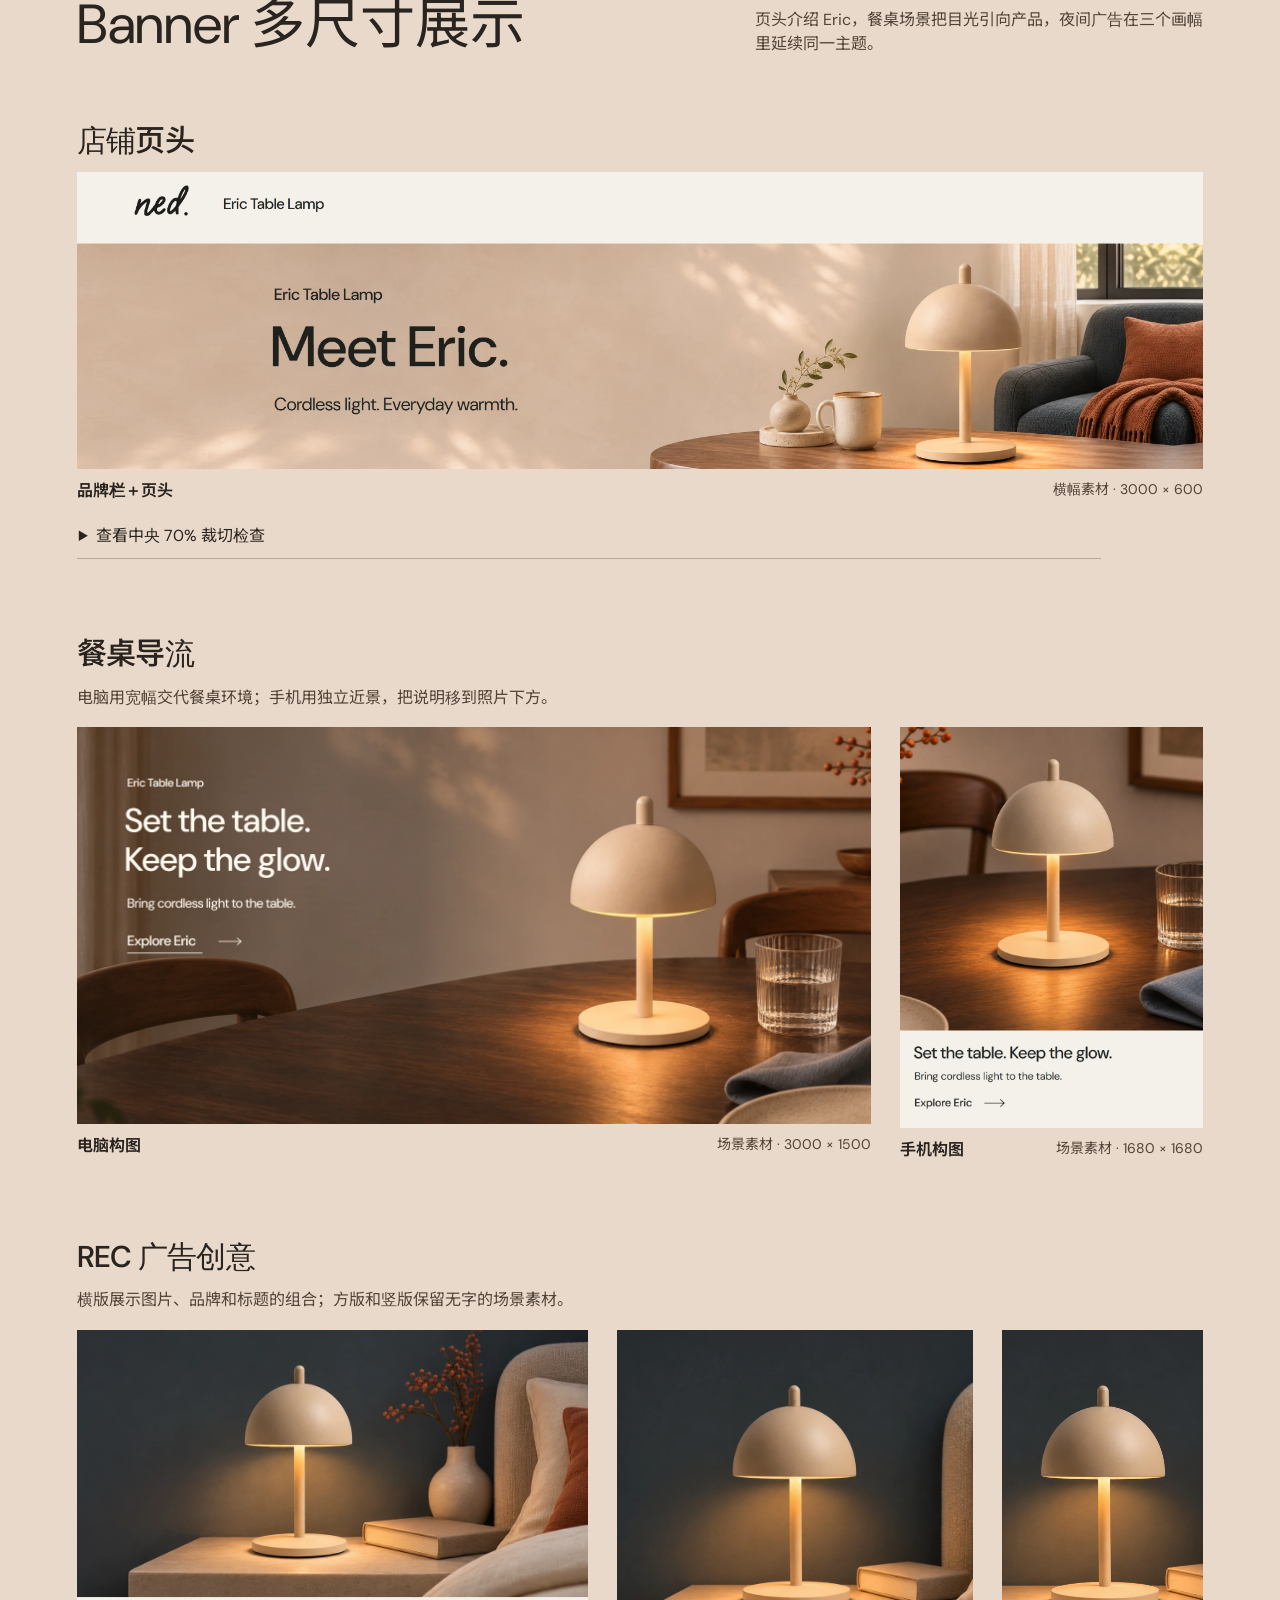
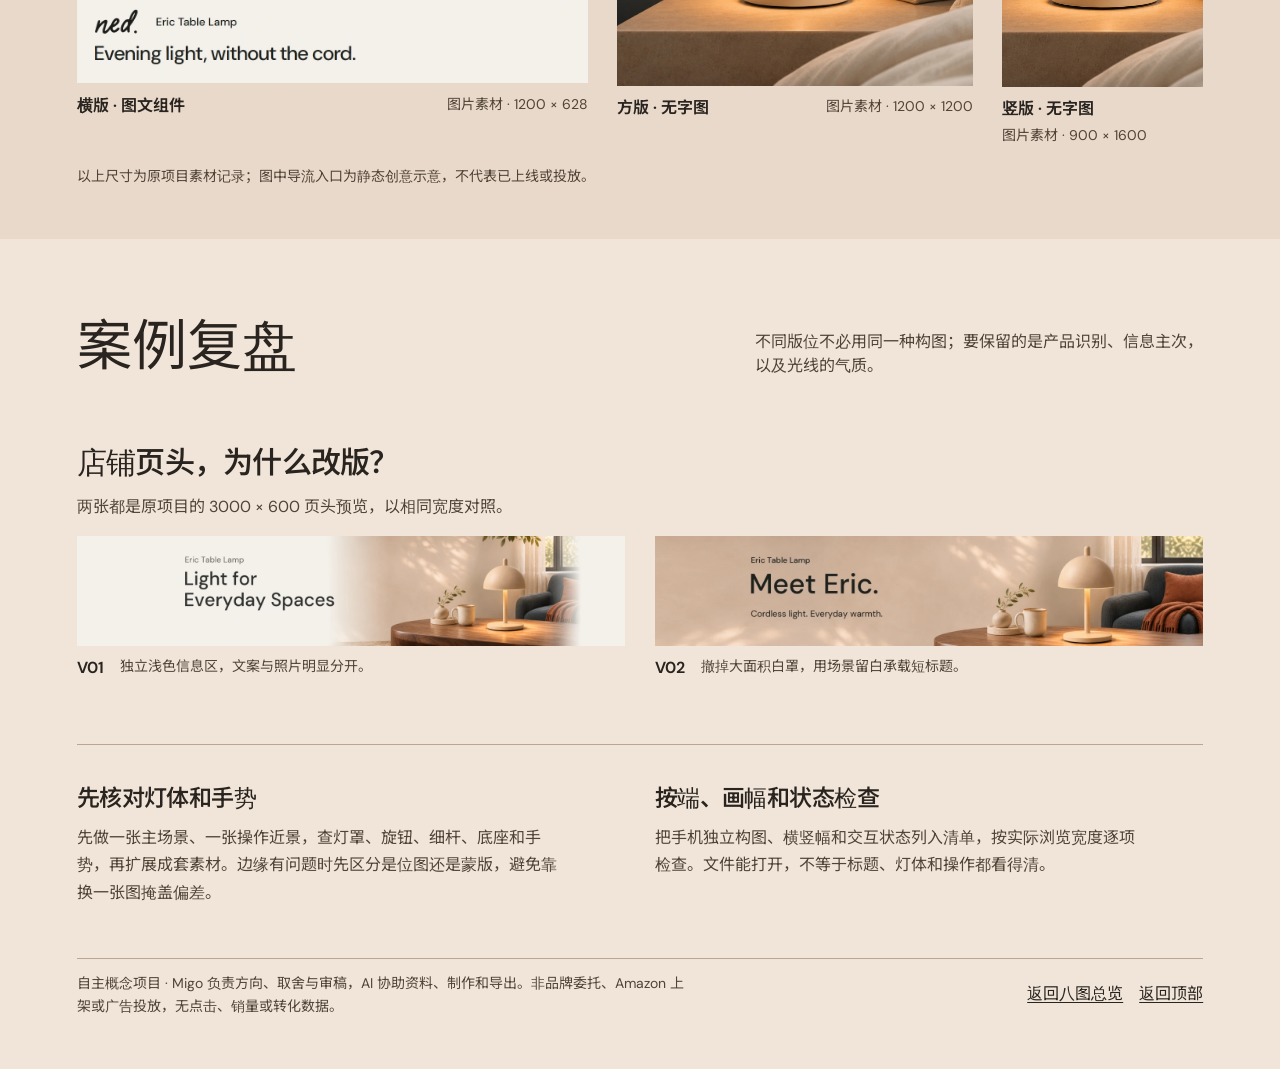
<file: UI设计/NED网页展示/V03/首屏A_独立审阅.html>
<!doctype html>
<html lang="zh-CN">
<head>
  <meta charset="utf-8">
  <meta name="viewport" content="width=device-width, initial-scale=1">
  <title>Eric Lamp · NED V03 首屏 A</title>
  <script>
    document.documentElement.classList.add('hero-motion');
    if (new URLSearchParams(location.search).get('embed') === 'site') {
      document.documentElement.dataset.siteEmbed = 'true';
    }
  </script>
  <link rel="stylesheet" href="首屏_独立审阅.css">
  <link rel="stylesheet" href="高级A+.css">
  <link rel="stylesheet" href="品牌故事.css">
  <link rel="stylesheet" href="成果与复盘.css">
  <script defer src="图文切换.js"></script>
</head>
<body>
  <header class="review-bar">
    <span class="author">Migo</span>
    <nav class="review-links" aria-label="构图对照">
      <a href="首屏A_独立审阅.html" aria-current="page">A · 已选方向</a>
      <a href="首屏B.html">查看 B 对照</a>
    </nav>
  </header>
  <main>
    <section class="hero hero--a" aria-labelledby="cover-title">
      <img class="hero__image" src="../V02/assets/图片/封面_原场景裁切.webp" width="1600" height="900" alt="沙色 Eric 台灯置于木桌，暖光落在杯子与墙面。" fetchpriority="high">
      <div class="hero__copy">
        <div class="hero__identity"><span class="hero__brand">NED</span><span class="hero__category" lang="en">E-commerce Visual Design</span></div>
        <h1 id="cover-title" lang="en"><span class="hero__title-mask"><span>Eric</span></span> <span class="hero__title-mask"><span>Lamp</span></span></h1>
        <p class="hero__lead">无线氛围灯的电商视觉设计。</p>
        <p class="hero__note">自主概念项目 · AI 辅助制作</p>
        <a class="hero__action" href="#works">
          <span>查看作品展示</span>
          <svg viewBox="0 0 24 24" aria-hidden="true"><path d="M4 12h15m-6-6 6 6-6 6" fill="none" stroke="currentColor" stroke-width="1.5"/></svg>
        </a>
      </div>
    </section>
    <section class="case-section case-background" id="background" aria-labelledby="background-title">
      <div class="case-background__bar">
        <span>NED Eric Lamp</span>
        <span>商品图 / Listing / A+ / 品牌故事 / Banner</span>
      </div>
      <div class="case-background__body">
        <header class="case-background__heading">
          <p class="case-background__label" lang="en">01 / OVERVIEW</p>
          <h2 id="background-title">项目概述</h2>
        </header>
        <div class="case-background__overview">
          <div class="case-background__brief">
            <h3 class="case-section__title">一盏灯，<br class="case-background__title-break">四种沟通任务。</h3>
            <p>围绕NED Eric台灯，探索从商品识别、操作理解到生活氛围的电商视觉表达。以暖中性与自然材质连接整套内容，让每一部分回答不同的问题。</p>
            <p class="case-background__note">亚马逊美国站展示语境下的作品集模拟，非品牌委托，未实际上架或投放。</p>
          </div>
          <dl class="case-background__facts">
            <div>
              <dt>项目</dt>
              <dd>AI协作电商视觉模拟</dd>
            </div>
            <div>
              <dt>重点</dt>
              <dd>内容组织、设计判断与多端适配</dd>
            </div>
            <div>
              <dt>成果</dt>
              <dd>商品图、Listing、高级A+、品牌故事及Banner</dd>
            </div>
          </dl>
        </div>
        <section class="case-background__contribution" aria-labelledby="background-contribution-title">
          <header class="case-background__heading">
            <p class="case-background__label" lang="en">02 / CONTRIBUTION</p>
            <h2 id="background-contribution-title">我的工作与 AI 协作</h2>
          </header>
          <div class="case-background__roles">
            <div class="case-background__role">
              <h3 lang="en">Migo</h3>
              <ul>
                <li>提出项目目标与审美方向</li>
                <li>选择参考与比较版本</li>
                <li>作出取舍，提供审稿与迭代反馈</li>
              </ul>
            </div>
            <div class="case-background__role">
              <h3 lang="en">Codex + AI</h3>
              <ul>
                <li>资料整理、图像生成与合成</li>
                <li>英文文案、SVG 排版与导出</li>
                <li>执行范围以原制作记录为依据</li>
              </ul>
            </div>
          </div>
        </section>
      </div>
    </section>
    <section class="case-section case-design" id="design" aria-label="设计说明">
      <div class="case-design__chapter case-scene-chapter">
        <div class="case-design__intro">
          <h2>同一盏灯，保留两种环境的光线</h2>
          <p>台灯是两个场景共同的焦点，周围空间保留各自的色调与光线。</p>
        </div>
        <fieldset class="case-scenes">
          <legend class="case-scenes__legend">选择光线场景</legend>
          <input class="case-scenes__choice case-scenes__choice--dusk" type="radio" name="light-scene" id="light-dusk" aria-controls="scene-dusk" checked>
          <label class="case-scenes__button" for="light-dusk">餐桌 · 暮色</label>
          <input class="case-scenes__choice case-scenes__choice--night" type="radio" name="light-scene" id="light-night" aria-controls="scene-night">
          <label class="case-scenes__button" for="light-night">床头 · 夜间</label>
          <img class="case-scene__image case-scene__image--dusk" src="../V02/assets/图片/策略_餐桌暮色.webp" srcset="../V02/assets/响应式/400/策略_餐桌暮色.webp 400w, ../V02/assets/图片/策略_餐桌暮色.webp 830w" sizes="(max-width: 40em) 830px, 100vw" width="830" height="460" loading="lazy" alt="">
          <img class="case-scene__image case-scene__image--night" src="../V02/assets/图片/夜间场景.webp" srcset="../V02/assets/响应式/400/夜间场景.webp 400w, ../V02/assets/响应式/800/夜间场景.webp 800w, ../V02/assets/图片/夜间场景.webp 1600w" sizes="(max-width: 40em) 1100px, 100vw" width="1600" height="656" loading="lazy" alt="">
          <div class="case-scenes__captions">
            <p class="case-scenes__caption" id="scene-dusk">保留木桌和墙面的暖色，让光沿桌面铺开。灯是画面的焦点，照亮的木纹也清晰可见。</p>
            <p class="case-scenes__caption" id="scene-night">保留蓝灰织物和较暗的卧室，让暖光集中在床头柜上。灯在暗处更显眼，床头环境仍然可辨。</p>
          </div>
        </fieldset>
      </div>
      <div class="case-design__chapter">
        <div class="case-design__intro">
          <h2>先看清灯的外形，再看怎么操作</h2>
          <p>蘑菇形灯罩、细灯杆与圆底座构成 Eric 的完整外形。近景把顶部旋钮和手部动作放大，读者可以顺着画面找到操作位置。</p>
        </div>
        <div class="case-pair case-pair--product">
          <figure>
            <div class="case-pair__silhouette">
              <img src="../V02/assets/图片/策略_产品透明抠图.webp" width="555" height="980" loading="lazy" alt="Eric 台灯全貌，从顶部旋钮、蘑菇形灯罩到细灯杆和圆底座完整可见。">
            </div>
            <figcaption><strong>产品全貌</strong><span>保留灯罩、灯杆与底座的比例。</span></figcaption>
          </figure>
          <figure>
            <img src="../V02/assets/图片/A加操作.webp" srcset="../V02/assets/响应式/400/A加操作.webp 400w, ../V02/assets/响应式/800/A加操作.webp 800w, ../V02/assets/图片/A加操作.webp 1600w" sizes="(max-width: 40em) 88vw, 59vw" width="1600" height="656" loading="lazy" alt="手部近景，拇指和食指捏住灯罩顶端的旋钮。">
            <figcaption><strong>旋钮近景</strong><span>手部动作指出操作的位置。</span></figcaption>
          </figure>
        </div>
      </div>
      <section class="case-design__chapter case-palette" id="palette" aria-labelledby="palette-title">
        <header class="case-design__intro case-palette__intro">
          <h2 id="palette-title">项目参考色</h2>
          <p>从灯罩、暖墙、木桌和织物看五个参考色如何连接产品、场景与页面。</p>
        </header>
        <div class="case-palette__board">
          <figure class="case-palette__scene">
            <img src="../V02/assets/图片/品牌生活.webp" srcset="../V02/assets/响应式/400/品牌生活.webp 320w, ../V02/assets/响应式/800/品牌生活.webp 640w, ../V02/assets/图片/品牌生活.webp 1122w" sizes="(max-width: 40em) 88vw, 40vw" width="1122" height="1402" loading="lazy" alt="沙色 Eric 台灯放在胡桃色木桌上，背景是暖色墙面与深灰织物沙发。">
          </figure>
          <div class="case-palette__colors">
            <div class="case-palette__swatches" role="group" aria-label="五个项目参考色">
              <button type="button" class="case-palette__swatch case-palette__swatch--bone" aria-pressed="false" aria-controls="palette-material palette-detail" disabled data-material="../V02/assets/图片/材质特写.webp" data-material-alt="浅色灯罩的细微表面纹理。" data-use="用于灯具浅色与少量明亮区域，让产品轮廓显得轻盈。">
                <span class="case-palette__name">骨白</span><span class="case-palette__hex">#F4F1EB</span><span class="case-palette__rgb">RGB 244 / 241 / 235</span>
              </button>
              <button type="button" class="case-palette__swatch case-palette__swatch--sand" aria-pressed="true" aria-controls="palette-material palette-detail" disabled data-material="assets/palette/sand-wall.webp" data-material-alt="暖灰墙面的细微纹理和斑驳光影。" data-use="呼应暖墙的中性色，把场景里的柔和色调延续到网页。">
                <span class="case-palette__name">沙灰</span><span class="case-palette__hex">#D8CABC</span><span class="case-palette__rgb">RGB 216 / 202 / 188</span>
              </button>
              <button type="button" class="case-palette__swatch case-palette__swatch--walnut" aria-pressed="false" aria-controls="palette-material palette-detail" disabled data-material="assets/palette/walnut-table.webp" data-material-alt="胡桃色木桌边缘与深色木纹。" data-use="呼应胡桃色木桌，为画面和页面提供偏暖的深色。">
                <span class="case-palette__name">深胡桃</span><span class="case-palette__hex">#5A463B</span><span class="case-palette__rgb">RGB 90 / 70 / 59</span>
              </button>
              <button type="button" class="case-palette__swatch case-palette__swatch--charcoal" aria-pressed="false" aria-controls="palette-material palette-detail" disabled data-material="assets/palette/charcoal-fabric.webp" data-material-alt="深灰沙发的织物纹理。" data-use="呼应深灰织物的色调，用于 V03 的阅读背景。">
                <span class="case-palette__name">炭灰</span><span class="case-palette__hex">#2F302E</span><span class="case-palette__rgb">RGB 47 / 48 / 46</span>
              </button>
              <button type="button" class="case-palette__swatch case-palette__swatch--terra" aria-pressed="false" aria-controls="palette-material palette-detail" disabled data-material="assets/palette/terracotta-vase.webp" data-material-alt="床头场景里暖棕陶器的粗糙表面。" data-use="呼应床头场景里的陶器，用于局部暖色点缀。">
                <span class="case-palette__name">陶土</span><span class="case-palette__hex">#9B6B56</span><span class="case-palette__rgb">RGB 155 / 107 / 86</span>
              </button>
            </div>
            <div class="case-palette__detail">
              <img class="case-palette__material" id="palette-material" src="assets/palette/sand-wall.webp" width="176" height="176" loading="lazy" alt="暖灰墙面的细微纹理和斑驳光影。">
              <div class="case-palette__explanation">
                <div id="palette-detail" aria-live="polite" aria-atomic="true">
                  <h3><span id="palette-name">沙灰</span> <span id="palette-hex">#D8CABC</span></h3>
                  <p id="palette-use">呼应暖墙的中性色，把场景里的柔和色调延续到网页。</p>
                </div>
                <div class="case-palette__actions">
                  <button class="case-palette__copy" id="palette-copy" type="button" hidden>复制 HEX</button>
                  <p class="case-palette__status" id="palette-status" role="status"></p>
                </div>
              </div>
            </div>
          </div>
        </div>
        <p class="case-palette__note">以上色值为项目设计参考。</p>
      </section>
      <div class="case-design__chapter">
        <div class="case-design__intro">
          <h2>每类成果回答一个问题</h2>
        </div>
        <dl class="case-deliverables">
          <div>
            <dt>商品图</dt>
            <dd><strong>这是什么，怎么用？</strong><p>把外观、操作、尺度和使用场景拆成可快速浏览的图。</p></dd>
          </div>
          <div>
            <dt>A+</dt>
            <dd><strong>细节和体验是怎样的？</strong><p>用连续图文展开材质、操作和使用。</p></dd>
          </div>
          <div>
            <dt>品牌故事</dt>
            <dd><strong>它在怎样的生活空间中出现？</strong><p>用生活场景解释品牌语境。</p></dd>
          </div>
          <div>
            <dt>Banner</dt>
            <dd><strong>哪个画面能让人愿意继续看这盏灯？</strong><p>用代表性场景和简短信息引导浏览。</p></dd>
          </div>
        </dl>
        <a class="case-design__link" href="#works">查看商品图</a>
      </div>
    </section>
    <section class="works" id="works" aria-labelledby="works-title">
      <div class="works-listing" id="works-listing" hidden>
        <div class="works-listing__notice">
          <span>Portfolio concept · Amazon US product page</span>
          <button type="button" class="works__button works-listing__browse" aria-controls="works-gallery">返回八图总览</button>
        </div>
        <div class="works-listing__shell">
          <div class="works-listing__sheet">
            <section class="works-listing__hero" aria-label="Product listing concept">
              <div class="works-listing__gallery">
                <div class="works-listing__thumbs" role="group" aria-label="商品图缩略图"></div>
                <button type="button" class="works-listing__main-trigger" aria-label="放大查看当前商品图">
                  <img class="works-listing__image" src="../V02/assets/图片/00_主图_近白底_V01.webp" width="1254" height="1254" loading="lazy" decoding="async" alt="NED Eric 台灯产品主图，展示产品整体外观。">
                </button>
                <a class="works-listing__original" target="_blank" rel="noopener" aria-label="在新标签页查看原始大图">查看原图</a>
              </div>
              <div class="works-listing__heading">
                <p class="works-listing__brand">NED Collections</p>
                <h2 class="works-listing__title" lang="en" tabindex="-1">NED Eric Cordless Table Lamp, Rechargeable Dimmable Accent Light with Adjustable Color Temperature, Sand Cashmere</h2>
                <p class="works-listing__meta">Color: <strong>Sand Cashmere</strong><span aria-hidden="true"> · </span>One lamp</p>
              </div>
              <div class="works-listing__features">
                <h3>About this item</h3>
                <ul>
                  <li><strong>Cordless ambient light:</strong> A compact, rechargeable lamp that moves from a bedside table to a dining setting or a favorite corner. Use it without a cord once charged.</li>
                  <li><strong>One-knob control:</strong> Press to switch on or off, turn to dim from 5% to 100%, and press and turn to adjust the color temperature from 2,700K to 4,000K.</li>
                  <li><strong>Up to 8 hours:</strong> Enjoy up to 8 hours of light on a full charge, depending on brightness. Charging takes approximately 6 hours. A charging cord is included; a power adapter is not included.</li>
                  <li><strong>Compact, rounded form:</strong> Approximately 7.9 inches high and 4.3 inches in diameter (20.1 x 11 cm). Made with powder-coated aluminum in Sand Cashmere.</li>
                  <li><strong>Indoor and outdoor settings:</strong> NED lists an IP65 rating for outdoor use and recommends bringing the lamp indoors after outdoor use.</li>
                </ul>
              </div>
            </section>
            <section class="works-listing__lower">
              <div class="works-listing__description">
                <h3>Product description</h3>
                <p>The NED Eric Table Lamp brings adjustable ambient light and a rounded silhouette to everyday spaces. Its compact, cordless design moves from a bedside table to a dining setting or a favorite corner. The Sand Cashmere finish adds a warm, understated touch.</p>
                <p>Use the top knob to switch the lamp on or off, adjust the brightness from 5% to 100%, and adjust color temperature from 2,700K to 4,000K. Made with powder-coated aluminum, it measures approximately 7.9 inches high by 4.3 inches in diameter (20.1 x 11 cm).</p>
                <p>A full charge provides up to 8 hours of light, depending on brightness; charging takes approximately 6 hours. A charging cord is included; a power adapter is not included. NED lists an IP65 rating and recommends bringing the lamp indoors after outdoor use.</p>
              </div>
              <div class="works-listing__specs">
                <h3>At a glance</h3>
                <table>
                  <tbody>
                    <tr><th scope="row">Material</th><td>Powder-coated aluminum</td></tr>
                    <tr><th scope="row">Dimensions</th><td>Approx. 7.9 inches high x 4.3 inches in diameter</td></tr>
                    <tr><th scope="row">Color temperature</th><td>2,700K–4,000K</td></tr>
                    <tr><th scope="row">Runtime</th><td>Up to 8 hours; varies with brightness</td></tr>
                    <tr><th scope="row">Outdoor use</th><td>IP65 listed by NED; bring indoors after use</td></tr>
                  </tbody>
                </table>
              </div>
            </section>
          </div>
          <p class="works-listing__footer"><strong>Portfolio visualization.</strong> Image order and layout are illustrative. Product details are based on manufacturer and retailer specifications, not independent testing.</p>
        </div>
      </div>
      <div class="works__gallery" id="works-gallery">
        <div class="works__gallery-bar">
          <div class="works__head">
            <h2 id="works-title">把判断落实到一组完整商品图。</h2>
            <p>从产品识别、操作说明到生活情境，沿用现有作品，保留完整构图与原英文。</p>
          </div>
          <button class="works__button works__gallery-listing" type="button" aria-controls="works-listing" hidden>Listing 视图</button>
        </div>
        <div class="works__grid">
          <figure class="works__item">
            <a href="../V02/assets/图片/00_主图_近白底_V01.webp"><img src="../V02/assets/缩略图/00_主图_近白底_V01.webp" srcset="../V02/assets/响应式/缩略320/00_主图_近白底_V01.webp 320w, ../V02/assets/缩略图/00_主图_近白底_V01.webp 640w" sizes="(max-width: 40em) 44vw, (max-width: 58em) 30vw, 25vw" width="640" height="640" loading="lazy" alt="NED Eric 台灯产品主图，展示产品整体外观。"></a>
            <figcaption><h3>产品主图</h3><p>先建立完整外观识别</p></figcaption>
          </figure>
          <figure class="works__item">
            <a href="../V02/assets/图片/01_产品展示_V02.webp"><img src="../V02/assets/缩略图/01_产品展示_V02.webp" srcset="../V02/assets/响应式/缩略320/01_产品展示_V02.webp 320w, ../V02/assets/缩略图/01_产品展示_V02.webp 640w" sizes="(max-width: 40em) 44vw, (max-width: 58em) 30vw, 25vw" width="640" height="640" loading="lazy" alt="NED Eric 台灯生活场景商品图，展示产品在空间中的状态。"></a>
            <figcaption><h3>产品展示</h3><p>把产品放回生活空间</p></figcaption>
          </figure>
          <figure class="works__item">
            <a href="../V02/assets/图片/02_旋钮操作_V02.webp"><img src="../V02/assets/缩略图/02_旋钮操作_V02.webp" srcset="../V02/assets/响应式/缩略320/02_旋钮操作_V02.webp 320w, ../V02/assets/缩略图/02_旋钮操作_V02.webp 640w" sizes="(max-width: 40em) 44vw, (max-width: 58em) 30vw, 25vw" width="640" height="640" loading="lazy" alt="NED Eric 台灯旋钮操作商品图，近景呈现控制部位。"></a>
            <figcaption><h3>旋钮操作</h3><p>近景解释具体动作</p></figcaption>
          </figure>
          <figure class="works__item">
            <a href="../V02/assets/图片/03_光色调节_V01.webp"><img src="../V02/assets/缩略图/03_光色调节_V01.webp" srcset="../V02/assets/响应式/缩略320/03_光色调节_V01.webp 320w, ../V02/assets/缩略图/03_光色调节_V01.webp 640w" sizes="(max-width: 40em) 44vw, (max-width: 58em) 30vw, 25vw" width="640" height="640" loading="lazy" alt="NED Eric 台灯光色调节商品图，展示灯光变化。"></a>
            <figcaption><h3>光色调节</h3><p>把操作与光感联系起来</p></figcaption>
          </figure>
          <figure class="works__item">
            <a href="../V02/assets/图片/04_夜间无线续航_V02.webp"><img src="../V02/assets/缩略图/04_夜间无线续航_V02.webp" srcset="../V02/assets/响应式/缩略320/04_夜间无线续航_V02.webp 320w, ../V02/assets/缩略图/04_夜间无线续航_V02.webp 640w" sizes="(max-width: 40em) 44vw, (max-width: 58em) 30vw, 25vw" width="640" height="640" loading="lazy" alt="NED Eric 台灯夜间使用商品图，呈现夜间照明情境。"></a>
            <figcaption><h3>夜间使用</h3><p>呈现夜间的使用情境</p></figcaption>
          </figure>
          <figure class="works__item">
            <a href="../V02/assets/图片/05_尺寸材质_V02.webp"><img src="../V02/assets/缩略图/05_尺寸材质_V02.webp" srcset="../V02/assets/响应式/缩略320/05_尺寸材质_V02.webp 320w, ../V02/assets/缩略图/05_尺寸材质_V02.webp 640w" sizes="(max-width: 40em) 44vw, (max-width: 58em) 30vw, 25vw" width="640" height="640" loading="lazy" alt="NED Eric 台灯尺寸与材质商品图，说明产品尺度和表面细节。"></a>
            <figcaption><h3>尺寸与材质</h3><p>回答尺度与表面的问题</p></figcaption>
          </figure>
          <figure class="works__item">
            <a href="../V02/assets/图片/06_户外使用_V02.webp"><img src="../V02/assets/缩略图/06_户外使用_V02.webp" srcset="../V02/assets/响应式/缩略320/06_户外使用_V02.webp 320w, ../V02/assets/缩略图/06_户外使用_V02.webp 640w" sizes="(max-width: 40em) 44vw, (max-width: 58em) 30vw, 25vw" width="640" height="640" loading="lazy" alt="NED Eric 台灯户外使用商品图，呈现户外环境中的使用场景。"></a>
            <figcaption><h3>户外情境</h3><p>保留环境与使用条件</p></figcaption>
          </figure>
          <figure class="works__item">
            <a href="../V02/assets/图片/07_多场景使用_V02.webp"><img src="../V02/assets/缩略图/07_多场景使用_V02.webp" srcset="../V02/assets/响应式/缩略320/07_多场景使用_V02.webp 320w, ../V02/assets/缩略图/07_多场景使用_V02.webp 640w" sizes="(max-width: 40em) 44vw, (max-width: 58em) 30vw, 25vw" width="640" height="640" loading="lazy" alt="NED Eric 台灯多场景商品图，展示产品在不同空间中的应用。"></a>
            <figcaption><h3>多场景使用</h3><p>同一产品延续不同空间</p></figcaption>
          </figure>
        </div>
      </div>
      <p class="works__note">既有项目成果 · 非真实 Amazon 上架页面</p>
      <dialog class="works-zoom" id="works-zoom" aria-labelledby="works-zoom-title">
        <div class="works-zoom__bar">
          <h3 id="works-zoom-title" aria-live="polite"></h3>
          <form method="dialog"><button class="works__button" type="submit" autofocus>关闭</button></form>
        </div>
        <div class="works-zoom__stage" role="group" aria-label="大图浏览">
          <button type="button" class="works__button works-zoom__arrow works-zoom__previous" aria-label="上一张">
            <svg viewBox="0 0 24 24" fill="none" stroke="currentColor" stroke-width="2" stroke-linecap="round" stroke-linejoin="round" aria-hidden="true"><path d="m15 18-6-6 6-6"/></svg>
          </button>
          <img class="works-zoom__image" src="../V02/assets/图片/00_主图_近白底_V01.webp" width="1254" height="1254" loading="lazy" alt="">
          <button type="button" class="works__button works-zoom__arrow works-zoom__next" aria-label="下一张">
            <svg viewBox="0 0 24 24" fill="none" stroke="currentColor" stroke-width="2" stroke-linecap="round" stroke-linejoin="round" aria-hidden="true"><path d="m9 18 6-6-6-6"/></svg>
          </button>
        </div>
        <span class="works-listing__count works-zoom__count"></span>
      </dialog>
    </section>
    <section class="brand-story" id="brand-story" aria-labelledby="brand-story-title">
      <header class="aplus__intro">
        <h2 id="brand-story-title">品牌故事</h2>
        <p>从 NED 的选品与设计风格，看 Eric 如何融入日常的家。</p>
      </header>
      <div class="brand-story__body" lang="en">
        <img class="brand-story__desktop" src="assets/brand-story/B00_Desktop.webp" width="1464" height="625" loading="lazy" decoding="async" alt="Everyday Spaces, Considered. The NED Collections brand introduction, design, life at home, and Q&amp;A appear together over a living-room scene. Text version below.">
        <div class="brand-story__mobile">
          <div class="aplus__carousel" data-aplus-switcher>
            <div class="aplus__nav" hidden>
              <button class="aplus__arrow aplus__arrow--prev" type="button" data-aplus-step="-1" aria-label="Previous brand story" aria-controls="brand-story-slides"><svg viewBox="0 0 24 24" width="20" height="20" fill="none" stroke="currentColor" stroke-width="1.7" stroke-linecap="round" stroke-linejoin="round" aria-hidden="true"><path d="m15 18-6-6 6-6"/></svg></button>
              <div class="aplus__tabs" aria-label="Brand story cards" style="--aplus-tab-count: 4">
                <button type="button" id="brand-story-card-1-tab" data-aplus-target="brand-story-card-1">About</button>
                <button type="button" id="brand-story-card-2-tab" data-aplus-target="brand-story-card-2">Design</button>
                <button type="button" id="brand-story-card-3-tab" data-aplus-target="brand-story-card-3">At home</button>
                <button type="button" id="brand-story-card-4-tab" data-aplus-target="brand-story-card-4">Q&amp;A</button>
              </div>
              <button class="aplus__arrow aplus__arrow--next" type="button" data-aplus-step="1" aria-label="Next brand story" aria-controls="brand-story-slides"><svg viewBox="0 0 24 24" width="20" height="20" fill="none" stroke="currentColor" stroke-width="1.7" stroke-linecap="round" stroke-linejoin="round" aria-hidden="true"><path d="m9 18 6-6-6-6"/></svg></button>
              <span class="aplus__visually-hidden" data-aplus-status aria-live="polite" aria-atomic="true"></span>
            </div>
            <div class="aplus__slides" id="brand-story-slides">
              <div class="aplus__slide" id="brand-story-card-1">
                <img class="aplus__art" src="assets/brand-story/B01_Mobile.webp" width="390" height="625" loading="lazy" decoding="async" alt="Meet NED Collections. Founded in Christchurch, New Zealand, in 2015, NED Collections brings together furniture, lighting and homewares.">
              </div>
              <div class="aplus__slide" id="brand-story-card-2">
                <img class="aplus__art" src="assets/brand-story/B02_Mobile.webp" width="390" height="625" loading="lazy" decoding="async" alt="Simple, with Character. Clean lines and considered details add character to the spaces we live in.">
              </div>
              <div class="aplus__slide" id="brand-story-card-3">
                <img class="aplus__art" src="assets/brand-story/B03_Mobile.webp" width="390" height="625" loading="lazy" decoding="async" alt="Moments That Feel Like Home. From a quiet corner to a shared table, small details make everyday spaces feel more personal.">
              </div>
              <div class="aplus__slide" id="brand-story-card-4">
                <img class="aplus__art" src="assets/brand-story/B04_Mobile.webp" width="390" height="625" loading="lazy" decoding="async" alt="Brand questions and answers. How NED selects pieces, what the collection offers, and where Eric fits. See the text version below.">
              </div>
            </div>
          </div>
        </div>
        <details class="aplus__transcript">
          <summary lang="zh-CN">查看品牌故事文字（英文）</summary>
          <dl>
            <dt>Everyday Spaces, Considered</dt><dd>Simple forms and thoughtful details for the spaces we call home.</dd>
            <dt>Meet NED Collections</dt><dd>Founded in Christchurch, New Zealand, in 2015, NED Collections brings together furniture, lighting and homewares.</dd>
            <dt>Simple, with Character</dt><dd>Clean lines and considered details add character to the spaces we live in.</dd>
            <dt>Moments That Feel Like Home</dt><dd>From a quiet corner to a shared table, small details make everyday spaces feel more personal.</dd>
            <dt>How are NED pieces selected?</dt><dd>The collection is hand-selected from around the world, with an eye for clean design and character.</dd>
            <dt>What does NED offer?</dt><dd>NED brings together furniture, lighting and homewares for different spaces around the home.</dd>
            <dt>How does Eric fit into the collection?</dt><dd>Eric is a compact cordless lamp with adjustable light for everyday spaces.</dd>
          </dl>
        </details>
      </div>
    </section>
    <section class="aplus" id="premium-aplus" aria-labelledby="aplus-title">
      <header class="aplus__intro">
        <h2 id="aplus-title">高级 A+ 展示</h2>
        <p>八张商品图建立第一印象；高级 A+ 继续展开灯具细节、旋钮操作与使用场景。</p>
      </header>
      <div class="aplus__body" lang="en">
        <picture class="aplus__art">
          <source media="(max-width: 42em)" srcset="assets/aplus-composed/P01_Mobile.webp" width="600" height="738">
          <img src="assets/aplus-composed/P01_PC.webp" width="1952" height="800" loading="lazy" decoding="async" alt="The lit Eric lamp beside a sofa. A small light for everyday moments. A compact, cordless lamp for adjustable ambient light at home.">
        </picture>

        <section class="aplus__chapter" aria-labelledby="aplus-details">
          <h3 id="aplus-details">A closer look</h3>
          <div class="aplus__detail-wide">
            <picture class="aplus__art">
              <img src="assets/aplus-composed/P02_PC.webp" width="1952" height="800" loading="lazy" decoding="async" alt="The full Sand Cashmere lamp and a close-up of its knob. Sand Cashmere. A soft sand-colored finish on the powder-coated aluminum body. Top knob. One top knob controls power, brightness and color temperature.">
            </picture>
          </div>
          <div class="aplus__detail-compact">
            <div class="aplus__carousel" data-aplus-switcher>
              <div class="aplus__nav" hidden>
                <button class="aplus__arrow aplus__arrow--prev" type="button" data-aplus-step="-1" aria-label="Previous slide" aria-controls="aplus-details-slides"><svg viewBox="0 0 24 24" width="20" height="20" fill="none" stroke="currentColor" stroke-width="1.7" stroke-linecap="round" stroke-linejoin="round" aria-hidden="true"><path d="m15 18-6-6 6-6"/></svg></button>
                <div class="aplus__tabs" aria-labelledby="aplus-details" style="--aplus-tab-count: 2">
                  <button type="button" id="aplus-details-1-tab" data-aplus-target="aplus-details-1">Sand Cashmere</button>
                  <button type="button" id="aplus-details-2-tab" data-aplus-target="aplus-details-2">Top knob</button>
                </div>
                <button class="aplus__arrow aplus__arrow--next" type="button" data-aplus-step="1" aria-label="Next slide" aria-controls="aplus-details-slides"><svg viewBox="0 0 24 24" width="20" height="20" fill="none" stroke="currentColor" stroke-width="1.7" stroke-linecap="round" stroke-linejoin="round" aria-hidden="true"><path d="m9 18 6-6-6-6"/></svg></button>
                <span class="aplus__visually-hidden" data-aplus-status aria-live="polite" aria-atomic="true"></span>
              </div>
              <div class="aplus__slides" id="aplus-details-slides">
                <div class="aplus__slide" id="aplus-details-1">
                  <picture class="aplus__art">
                    <img src="assets/aplus-composed/P02_Finish_Mobile.webp" width="600" height="668" loading="lazy" decoding="async" alt="Front view of the lamp. Sand Cashmere. A soft sand-colored finish on the powder-coated aluminum body.">
                  </picture>
                </div>
                <div class="aplus__slide" id="aplus-details-2">
                  <picture class="aplus__art">
                    <img src="assets/aplus-composed/P02_Knob_Mobile.webp" width="600" height="668" loading="lazy" decoding="async" alt="Close-up of the knob. Top knob. One top knob controls power, brightness and color temperature.">
                  </picture>
                </div>
              </div>
            </div>
          </div>
        </section>

        <section class="aplus__chapter" aria-labelledby="aplus-controls">
          <h3 id="aplus-controls">Three ways to use one knob</h3>
          <div class="aplus__carousel" data-aplus-switcher>
            <div class="aplus__nav" hidden>
              <button class="aplus__arrow aplus__arrow--prev" type="button" data-aplus-step="-1" aria-label="Previous slide" aria-controls="aplus-controls-slides"><svg viewBox="0 0 24 24" width="20" height="20" fill="none" stroke="currentColor" stroke-width="1.7" stroke-linecap="round" stroke-linejoin="round" aria-hidden="true"><path d="m15 18-6-6 6-6"/></svg></button>
              <div class="aplus__tabs" aria-labelledby="aplus-controls" style="--aplus-tab-count: 3">
                <button type="button" id="aplus-controls-1-tab" data-aplus-target="aplus-controls-1">Press</button>
                <button type="button" id="aplus-controls-2-tab" data-aplus-target="aplus-controls-2">Turn</button>
                <button type="button" id="aplus-controls-3-tab" data-aplus-target="aplus-controls-3">Press &amp; turn</button>
              </div>
              <button class="aplus__arrow aplus__arrow--next" type="button" data-aplus-step="1" aria-label="Next slide" aria-controls="aplus-controls-slides"><svg viewBox="0 0 24 24" width="20" height="20" fill="none" stroke="currentColor" stroke-width="1.7" stroke-linecap="round" stroke-linejoin="round" aria-hidden="true"><path d="m9 18 6-6-6-6"/></svg></button>
              <span class="aplus__visually-hidden" data-aplus-status aria-live="polite" aria-atomic="true"></span>
            </div>
            <div class="aplus__slides" id="aplus-controls-slides">
              <div class="aplus__slide" id="aplus-controls-1">
                <picture class="aplus__art">
                  <source media="(max-width: 42em)" srcset="assets/aplus-composed/P03A_Mobile.webp" width="600" height="660">
                  <img src="assets/aplus-composed/P03A_PC.webp" width="1952" height="800" loading="lazy" decoding="async" alt="A fingertip presses the knob. Press. A simple start. Press the top knob to switch on or off.">
                </picture>
              </div>
              <div class="aplus__slide" id="aplus-controls-2">
                <picture class="aplus__art">
                  <source media="(max-width: 42em)" srcset="assets/aplus-composed/P03B_Mobile.webp" width="600" height="660">
                  <img src="assets/aplus-composed/P03B_PC.webp" width="1952" height="800" loading="lazy" decoding="async" alt="Fingers turn the knob; a scale illustrates the dimming range. Turn. Find your glow. Turn the knob to dim from 5% to 100%.">
                </picture>
              </div>
              <div class="aplus__slide" id="aplus-controls-3">
                <picture class="aplus__art">
                  <source media="(max-width: 42em)" srcset="assets/aplus-composed/P03C_Mobile.webp" width="600" height="762">
                  <img src="assets/aplus-composed/P03C_PC.webp" width="1952" height="800" loading="lazy" decoding="async" alt="Fingers press and turn the knob; the scale runs from warm to neutral. Press &amp; turn. Warm to neutral. Press and turn to adjust color temperature continuously from 2700K to 4000K.">
                </picture>
              </div>
            </div>
          </div>
        </section>

        <section class="aplus__chapter" aria-labelledby="aplus-scenes">
          <h3 id="aplus-scenes">At the table, by the bed, and outdoors</h3>
          <div class="aplus__carousel" data-aplus-switcher>
            <div class="aplus__nav" hidden>
              <button class="aplus__arrow aplus__arrow--prev" type="button" data-aplus-step="-1" aria-label="Previous slide" aria-controls="aplus-scenes-slides"><svg viewBox="0 0 24 24" width="20" height="20" fill="none" stroke="currentColor" stroke-width="1.7" stroke-linecap="round" stroke-linejoin="round" aria-hidden="true"><path d="m15 18-6-6 6-6"/></svg></button>
              <div class="aplus__tabs" aria-labelledby="aplus-scenes" style="--aplus-tab-count: 3">
                <button type="button" id="aplus-scenes-1-tab" data-aplus-target="aplus-scenes-1">Dining table</button>
                <button type="button" id="aplus-scenes-2-tab" data-aplus-target="aplus-scenes-2">Bedside</button>
                <button type="button" id="aplus-scenes-3-tab" data-aplus-target="aplus-scenes-3">Terrace</button>
              </div>
              <button class="aplus__arrow aplus__arrow--next" type="button" data-aplus-step="1" aria-label="Next slide" aria-controls="aplus-scenes-slides"><svg viewBox="0 0 24 24" width="20" height="20" fill="none" stroke="currentColor" stroke-width="1.7" stroke-linecap="round" stroke-linejoin="round" aria-hidden="true"><path d="m9 18 6-6-6-6"/></svg></button>
              <span class="aplus__visually-hidden" data-aplus-status aria-live="polite" aria-atomic="true"></span>
            </div>
            <div class="aplus__slides" id="aplus-scenes-slides">
              <div class="aplus__slide" id="aplus-scenes-1">
                <picture class="aplus__art">
                  <source media="(max-width: 42em)" srcset="assets/aplus-composed/P04A_Mobile.webp" width="600" height="660">
                  <img src="assets/aplus-composed/P04A_PC.webp" width="1952" height="800" loading="lazy" decoding="async" alt="The lamp on a set dining table. A little light at the table. Bring a little ambiance to the table.">
                </picture>
              </div>
              <div class="aplus__slide" id="aplus-scenes-2">
                <picture class="aplus__art">
                  <source media="(max-width: 42em)" srcset="assets/aplus-composed/P04B_Mobile.webp" width="600" height="694">
                  <img src="assets/aplus-composed/P04B_PC.webp" width="1952" height="800" loading="lazy" decoding="async" alt="The lamp lights a wooden nightstand. A quiet bedside glow. Up to 8 hours on a full charge. Runtime varies with brightness.">
                </picture>
              </div>
              <div class="aplus__slide" id="aplus-scenes-3">
                <picture class="aplus__art">
                  <source media="(max-width: 42em)" srcset="assets/aplus-composed/P04C_Mobile.webp" width="600" height="660">
                  <img src="assets/aplus-composed/P04C_PC.webp" width="1952" height="800" loading="lazy" decoding="async" alt="The lamp on an outdoor terrace table at dusk. Outdoor moments. IP65-rated. Bring indoors after outdoor use.">
                </picture>
              </div>
            </div>
          </div>
        </section>

        <section class="aplus__chapter" aria-labelledby="aplus-scale">
          <h3 id="aplus-scale" class="aplus__visually-hidden">Size</h3>
          <picture class="aplus__art">
            <source media="(max-width: 42em)" srcset="assets/aplus-composed/P05_Mobile.webp" width="600" height="694">
            <img src="assets/aplus-composed/P05_PC.webp" width="1952" height="800" loading="lazy" decoding="async" alt="Dimensions of the compact lamp beside a closed book. Small lamp. Thoughtful form. Approx. 7.9 in high × 4.3 in diameter (20.1 × 11 cm).">
          </picture>
        </section>

        <section class="aplus__chapter" aria-labelledby="aplus-faq">
          <h3 id="aplus-faq" class="aplus__visually-hidden">Frequently asked questions</h3>
          <picture class="aplus__art">
            <source media="(max-width: 42em)" srcset="assets/aplus-composed/P06_Mobile.webp" width="600" height="807">
            <img src="assets/aplus-composed/P06_PC.webp" width="1952" height="724" loading="lazy" decoding="async" alt="A little more to know: frequently asked questions about controls, charging and outdoor use. Text version below.">
          </picture>
        </section>

        <details class="aplus__transcript">
          <summary lang="zh-CN">查看图中文字（英文）</summary>
          <dl>
            <dt>A small light for everyday moments.</dt><dd>A compact, cordless lamp for adjustable ambient light at home.</dd>
            <dt>Sand Cashmere.</dt><dd>A soft sand-colored finish on the powder-coated aluminum body.</dd>
            <dt>Top knob.</dt><dd>One top knob controls power, brightness and color temperature.</dd>
            <dt>Press. A simple start.</dt><dd>Press the top knob to switch on or off.</dd>
            <dt>Turn. Find your glow.</dt><dd>Turn the knob to dim from 5% to 100%.</dd>
            <dt>Press &amp; turn. Warm to neutral.</dt><dd>Press and turn to adjust color temperature continuously from 2700K to 4000K.</dd>
            <dt>A little light at the table.</dt><dd>Bring a little ambiance to the table.</dd>
            <dt>A quiet bedside glow.</dt><dd>Up to 8 hours on a full charge. Runtime varies with brightness.</dd>
            <dt>Outdoor moments.</dt><dd>IP65-rated. Bring indoors after outdoor use.</dd>
            <dt>Small lamp. Thoughtful form.</dt><dd>Approx. 7.9 in high × 4.3 in diameter (20.1 × 11 cm).</dd>
            <dt>How do I adjust the light?</dt><dd>Press the knob for power, turn to dim, and press and turn to change color temperature.</dd>
            <dt>How long does it last on a charge?</dt><dd>Up to 8 hours on a full charge, depending on brightness. NED lists a charging time of approximately 6 hours.</dd>
            <dt>Can I use it outdoors?</dt><dd>NED lists an IP65 rating and recommends bringing the lamp indoors after outdoor use.</dd>
          </dl>
        </details>
      </div>
      <footer class="aplus__foot">
        <p>作品集模拟展示 · 非 Amazon 实际上线页面</p>
        <a href="#works">返回八图总览 ↑</a>
      </footer>
    </section>
    <section class="case-tail case-tail--banner" id="banner-system" aria-labelledby="banner-title">
      <header class="aplus__intro case-tail__intro">
        <h2 id="banner-title">Banner 多尺寸展示</h2>
        <p>页头介绍 Eric，餐桌场景把目光引向产品，夜间广告在三个画幅里延续同一主题。</p>
      </header>
      <div class="case-tail__inner">
        <section class="case-tail__chapter" aria-labelledby="banner-store-title">
          <h3 id="banner-store-title">店铺页头</h3>
          <figure>
              <img src="assets/banner/store-header.webp" width="1920" height="506" alt="NED 品牌栏与暖色客厅横幅，完整 Eric 台灯在右，左侧写着 Meet Eric. Cordless light. Everyday warmth." loading="lazy" decoding="async">
              <figcaption><strong>品牌栏＋页头</strong><span>横幅素材 · 3000 × 600</span></figcaption>
            </figure>
          <details class="case-tail__crop">
            <summary>查看中央 70% 裁切检查</summary>
            <p>检查缩窄后是否仍保留标题和完整灯体。这是裁切示意，不是独立手机版或平台实机预览。</p>
            <img src="assets/banner/store-crop.webp" width="1200" height="343" alt="裁切后的页头保留了左侧 Meet Eric 标题和右侧的完整灯体。" loading="lazy" decoding="async">
          </details>
        </section>

        <section class="case-tail__chapter" aria-labelledby="banner-dining-title">
          <h3 id="banner-dining-title">餐桌导流</h3>
          <p class="case-tail__note">电脑用宽幅交代餐桌环境；手机用独立近景，把说明移到照片下方。</p>
          <div class="case-tail__dining">
            <figure>
              <img src="assets/banner/dining-desktop.webp" width="1600" height="800" alt="餐桌导流宽版，左侧文字 Set the table. Keep the glow.，右侧是点亮的 Eric 和玻璃杯。" loading="lazy" decoding="async">
              <figcaption><strong>电脑构图</strong><span>场景素材 · 3000 × 1500</span></figcaption>
            </figure>
            <figure>
              <img src="assets/banner/dining-mobile.webp" width="840" height="1110" alt="手机导流用更紧的餐桌构图，标题 Set the table. Keep the glow. 和说明排在照片下方。" loading="lazy" decoding="async">
              <figcaption><strong>手机构图</strong><span>场景素材 · 1680 × 1680</span></figcaption>
            </figure>
          </div>
        </section>

        <section class="case-tail__chapter" aria-labelledby="banner-rec-title">
          <h3 id="banner-rec-title">REC 广告创意</h3>
          <p class="case-tail__note">横版展示图片、品牌和标题的组合；方版和竖版保留无字的场景素材。</p>
          <p class="case-tail__scroll-note">左右滑动或用方向键查看三种画幅。</p>
          <div class="case-tail__formats" role="region" aria-label="REC 横版、方版、竖版对照" tabindex="0">
            <figure>
              <img src="assets/banner/rec-wide.webp" width="1200" height="830" alt="夜间卧室横版，灯照亮床边桌；下方独立品牌栏写着 Evening light, without the cord." loading="lazy" decoding="async">
              <figcaption><strong>横版 · 图文组件</strong><span>图片素材 · 1200 × 628</span></figcaption>
            </figure>
            <figure>
              <img src="assets/banner/rec-square.webp" width="900" height="900" alt="同一夜间主题的无字方图，灯和床边桌置于画面中央。" loading="lazy" decoding="async">
              <figcaption><strong>方版 · 无字图</strong><span>图片素材 · 1200 × 1200</span></figcaption>
            </figure>
            <figure>
              <img src="assets/banner/rec-portrait.webp" width="780" height="1387" alt="夜间主题的无字竖图，保留灯体和更多床品、床头桌上下空间。" loading="lazy" decoding="async">
              <figcaption><strong>竖版 · 无字图</strong><span>图片素材 · 900 × 1600</span></figcaption>
            </figure>
          </div>
          <p class="case-tail__boundary">以上尺寸为原项目素材记录；图中导流入口为静态创意示意，不代表已上线或投放。</p>
        </section>
      </div>
    </section>

    <section class="case-tail case-tail--reflection" id="case-reflection" aria-labelledby="reflection-title">
      <header class="aplus__intro case-tail__intro">
        <h2 id="reflection-title">案例复盘</h2>
        <p>不同版位不必用同一种构图；要保留的是产品识别、信息主次，以及光线的气质。</p>
      </header>
      <div class="case-tail__inner">
        <section aria-labelledby="reflection-compare-title">
          <h3 id="reflection-compare-title">店铺页头，为什么改版？</h3>
          <p class="case-tail__note">两张都是原项目的 3000 × 600 页头预览，以相同宽度对照。</p>
          <div class="case-tail__comparison">
            <figure>
              <img src="assets/banner/review-header-v01.webp" width="1400" height="280" alt="V01 页头：左半部覆盖大面积浅色信息区，右边为灯与客厅。" loading="lazy" decoding="async">
              <figcaption><strong>V01</strong><span>独立浅色信息区，文案与照片明显分开。</span></figcaption>
            </figure>
            <figure>
              <img src="assets/banner/review-header-v02.webp" width="1400" height="280" alt="V02 页头：短文案排在原场景左侧留白，右边是完整 Eric 灯体。" loading="lazy" decoding="async">
              <figcaption><strong>V02</strong><span>撤掉大面积白罩，用场景留白承载短标题。</span></figcaption>
            </figure>
          </div>
        </section>
        <section class="case-tail__lessons" aria-label="下次沿用的做法">
          <div><h3>先核对灯体和手势</h3><p>先做一张主场景、一张操作近景，查灯罩、旋钮、细杆、底座和手势，再扩展成套素材。边缘有问题时先区分是位图还是蒙版，避免靠换一张图掩盖偏差。</p></div>
          <div><h3>按端、画幅和状态检查</h3><p>把手机独立构图、横竖幅和交互状态列入清单，按实际浏览宽度逐项检查。文件能打开，不等于标题、灯体和操作都看得清。</p></div>
        </section>
        <footer class="case-tail__end">
          <p>自主概念项目 · Migo 负责方向、取舍与审稿，AI 协助资料、制作和导出。非品牌委托、Amazon 上架或广告投放，无点击、销量或转化数据。</p>
          <nav aria-label="案例结束导航">
            <a href="#works">返回八图总览</a>
            <a href="#cover-title">返回顶部</a>
          </nav>
        </footer>
      </div>
    </section>
  </main>
  <script>
    (() => {
      const palette = document.querySelector('#palette');
      const swatches = palette.querySelectorAll('.case-palette__swatch');
      const name = palette.querySelector('#palette-name');
      const hex = palette.querySelector('#palette-hex');
      const use = palette.querySelector('#palette-use');
      const material = palette.querySelector('#palette-material');
      const copy = palette.querySelector('#palette-copy');
      const status = palette.querySelector('#palette-status');

      for (const swatch of swatches) {
        swatch.addEventListener('click', () => {
          if (swatch.getAttribute('aria-pressed') === 'true') return;
          for (const option of swatches) {
            option.setAttribute('aria-pressed', String(option === swatch));
          }
          name.textContent = swatch.querySelector('.case-palette__name').textContent;
          hex.textContent = swatch.querySelector('.case-palette__hex').textContent;
          use.textContent = swatch.dataset.use;
          material.alt = swatch.dataset.materialAlt;
          material.src = swatch.dataset.material;
          status.textContent = '';
        });
        swatch.disabled = false;
      }

      copy.addEventListener('click', async () => {
        const value = hex.textContent;
        try {
          await navigator.clipboard.writeText(value);
          if (hex.textContent === value) status.textContent = `已复制 ${value}`;
        } catch {
          if (hex.textContent !== value) return;
          const selection = window.getSelection();
          const range = document.createRange();
          range.selectNodeContents(hex);
          selection.removeAllRanges();
          selection.addRange(range);
          status.textContent = '已选中色号，可手动复制。';
        }
      });
      copy.hidden = false;
    })();

    (() => {
      const works = document.querySelector('#works');
      const embedded = document.documentElement.dataset.siteEmbed === 'true';
      const scrollToWorks = () => {
        if (embedded) parent.postMessage({ type: 'ned-v03-scroll', top: works.getBoundingClientRect().top }, '*');
        else works.scrollIntoView({ block: 'start' });
      };
      document.querySelector('.hero__action').addEventListener('click', event => {
        if (!embedded) return;
        event.preventDefault();
        scrollToWorks();
      });
      const listing = works.querySelector('#works-listing');
      const gallery = works.querySelector('#works-gallery');
      const galleryBar = gallery.querySelector('.works__gallery-bar');
      const listingButton = galleryBar.querySelector('.works__gallery-listing');
      const browse = listing.querySelector('.works-listing__browse');
      const items = [...gallery.querySelectorAll('.works__item')].map(item => ({
        link: item.querySelector('a'),
        image: item.querySelector('img'),
        title: item.querySelector('h3').textContent,
        description: item.querySelector('figcaption p').textContent
      }));
      const thumbs = listing.querySelector('.works-listing__thumbs');
      const image = listing.querySelector('.works-listing__image');
      const title = listing.querySelector('.works-listing__title');
      const original = listing.querySelector('.works-listing__original');
      const mainTrigger = listing.querySelector('.works-listing__main-trigger');
      let selected = 0;

      const choices = items.map((item, index) => {
        const button = document.createElement('button');
        const thumbnail = document.createElement('img');
        const source = item.image;
        button.type = 'button';
        button.className = 'works-listing__thumb';
        button.setAttribute('aria-label', item.title);
        thumbnail.sizes = '64px';
        thumbnail.srcset = source.srcset;
        thumbnail.src = source.src;
        thumbnail.alt = '';
        thumbnail.width = 64;
        thumbnail.height = 64;
        thumbnail.loading = 'lazy';
        button.append(thumbnail);
        button.addEventListener('click', () => show(index));
        thumbs.append(button);
        return button;
      });

      function show(index) {
        selected = (index + items.length) % items.length;
        const item = items[selected];
        choices.forEach((choice, position) => {
          choice.setAttribute('aria-pressed', String(position === selected));
        });
        image.alt = item.image.alt;
        image.src = item.link.href;
        original.href = item.link.href;
      }

      function openListing() {
        gallery.hidden = true;
        listing.hidden = false;
      }

      listingButton.addEventListener('click', () => {
        show(selected);
        openListing();
        title.focus({ preventScroll: true });
        scrollToWorks();
      });
      listingButton.hidden = false;

      browse.addEventListener('click', () => {
        listing.hidden = true;
        gallery.hidden = false;
        listingButton.focus({ preventScroll: true });
        scrollToWorks();
      });
      const zoom = works.querySelector('#works-zoom');
      if (typeof zoom.showModal !== 'function') return;
      const notifyViewer = (open, restoreY = null) => {
        if (!embedded) return;
        const send = () => parent.postMessage({
          type: 'ned-v03-viewer',
          open,
          restoreY,
          top: zoom.getBoundingClientRect().top,
          height: zoom.offsetHeight
        }, '*');
        if (open) requestAnimationFrame(send);
        else send();
      };
      const zoomImage = zoom.querySelector('.works-zoom__image');
      const zoomTitle = zoom.querySelector('#works-zoom-title');
      const zoomCount = zoom.querySelector('.works-zoom__count');
      let zoomIndex = 0;
      let zoomTrigger;

      function showZoom(index) {
        zoomIndex = (index + items.length) % items.length;
        const item = items[zoomIndex];
        zoomImage.alt = item.image.alt;
        zoomImage.src = item.link.href;
        zoomTitle.textContent = item.title;
        zoomCount.textContent = `${zoomIndex + 1} / ${items.length}`;
      }

      items.forEach((item, index) => {
        item.link.classList.add('works__gallery-choice');
        item.link.setAttribute('aria-label', `放大查看${item.title}`);
        item.link.setAttribute('aria-haspopup', 'dialog');
        item.link.addEventListener('click', event => {
          if (event.ctrlKey || event.metaKey || event.shiftKey || event.altKey) return;
          event.preventDefault();
          zoomTrigger = item.link;
          const restoreY = embedded ? parent.scrollY : null;
          showZoom(index);
          zoom.showModal();
          notifyViewer(true, restoreY);
        });
      });
      mainTrigger.addEventListener('click', () => {
        zoomTrigger = mainTrigger;
        const restoreY = embedded ? parent.scrollY : null;
        showZoom(selected);
        zoom.showModal();
        notifyViewer(true, restoreY);
      });
      const stepZoom = step => showZoom(zoomIndex + step);
      zoom.querySelector('.works-zoom__previous').addEventListener('click', () => stepZoom(-1));
      zoom.querySelector('.works-zoom__next').addEventListener('click', () => stepZoom(1));
      zoom.addEventListener('keydown', event => {
        if (event.key !== 'ArrowLeft' && event.key !== 'ArrowRight') return;
        event.preventDefault();
        stepZoom(event.key === 'ArrowLeft' ? -1 : 1);
      });
      zoom.addEventListener('close', () => {
        zoomTrigger?.focus({ preventScroll: true });
        notifyViewer(false);
      });
    })();

    if (document.documentElement.dataset.siteEmbed === 'true') {
      const reportHeight = () => parent.postMessage({
        type: 'ned-v03-embed-height',
        height: Math.ceil(document.querySelector('main').getBoundingClientRect().height)
      }, '*');
      new ResizeObserver(() => requestAnimationFrame(reportHeight)).observe(document.documentElement);
      addEventListener('load', reportHeight, { once: true });
      document.fonts?.ready.then(reportHeight);
      reportHeight();
    }
  </script>
</body>
</html>
</file>
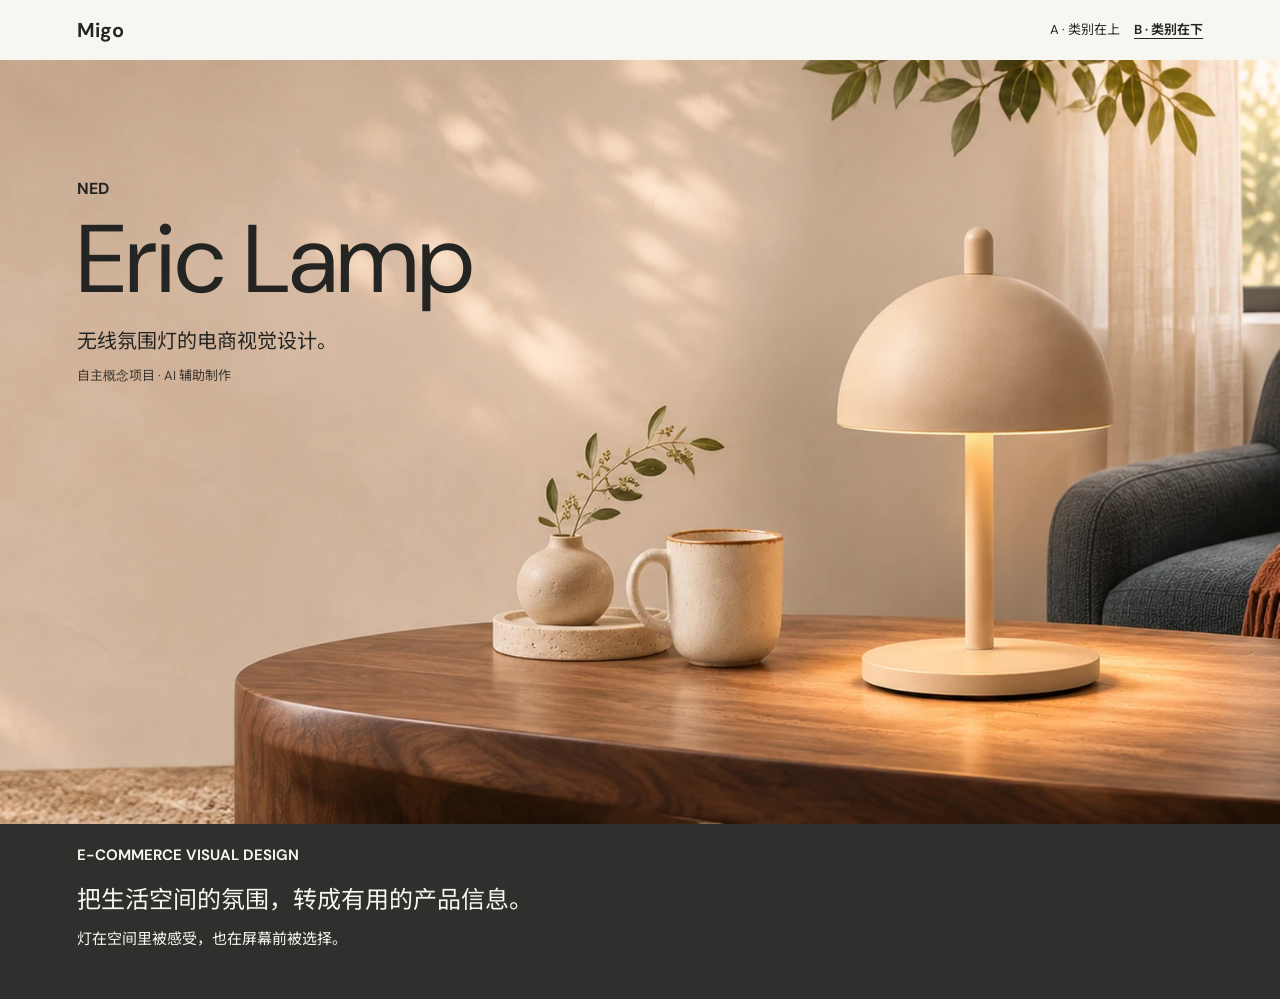
<file: UI设计/NED网页展示/V03/首屏B.html>
<!doctype html>
<html lang="zh-CN">
<head>
  <meta charset="utf-8">
  <meta name="viewport" content="width=device-width, initial-scale=1">
  <title>Eric Lamp · NED V03 首屏 B</title>
  <link rel="stylesheet" href="首屏.css">
</head>
<body>
  <header class="review-bar">
    <span class="author">Migo</span>
    <nav class="review-links" aria-label="构图对照">
      <a href="首屏A.html">A · 类别在上</a>
      <a href="首屏B.html" aria-current="page">B · 类别在下</a>
    </nav>
  </header>
  <main>
    <section class="hero" aria-labelledby="cover-title">
      <img class="hero__image" src="../V02/assets/图片/封面_原场景裁切.webp" width="1600" height="900" alt="沙色 Eric 台灯置于木桌，暖光落在杯子与墙面。" fetchpriority="high">
      <div class="hero__copy">
        <div class="hero__identity"><span class="hero__brand">NED</span></div>
        <h1 id="cover-title" lang="en">Eric Lamp</h1>
        <p class="hero__lead">无线氛围灯的电商视觉设计。</p>
        <p class="hero__note">自主概念项目 · AI 辅助制作</p>
      </div>
    </section>
    <section class="context" aria-labelledby="context-title">
      <p class="hero__category hero__category--after" lang="en">E-commerce Visual Design</p>
      <h2 id="context-title">把生活空间的氛围，转成有用的产品信息。</h2>
      <p>灯在空间里被感受，也在屏幕前被选择。</p>
    </section>
  </main>
</body>
</html>
</file>
<file: UI设计/NED网页展示/V02/assets/system.css>
/*
  taste-skill system.css - the one system for the page. Link it first, then assets/ui/cards.css (the
  feature card, its panel and the fragment placements), then set the palette (--p-*), the fonts and
  the radius set on :root in the page (node scripts/start.mjs prints that block).
  Do not add a second grid, spacing scale, type scale, radius scale, button or card style.
*/

/* ---------------------------------------------------------------- tokens */
:root {
  /* palette (hex only; fx.js reads --bg --surface --ink --muted --accent --accent-ink) */
  --p-bg: #ffffff;
  --p-surface: #f4f4f4;
  --p-ink: #111111;
  --p-muted: #6b6b6b;
  --p-accent: #1a4be0;
  --p-accent-ink: #ffffff;
  --p-action: #1a4be0;      /* buttons, links, focus: the accent, or the ink when the accent is too pale */
  --p-action-ink: #ffffff;
  --p-inv-bg: #111111;
  --p-inv-surface: #1c1c1c;
  --p-inv-ink: #f4f4f4;
  --p-inv-muted: #a3a3a3;
  --p-inv-accent: #ffffff;
  --p-inv-accent-ink: #111111;
  --p-inv-action: #ffffff;
  --p-inv-action-ink: #111111;
  /* the lit ground behind UI and in the closing band (references/cards.md), one per page, tech pages only
     (none on kind other, which is flat): <html data-ground="sand|sky|sage|painting">. system.js gives it to every ground
     that holds UI, on light and dark pages alike; --hue on one panel changes only its accent */
  --ground-bg: #d9ccb7; --ground-surface: #e9e0d2; --ground-ink: #2a2622; --ground-muted: #5a534a; --ground-accent: #a8794a;

  /* fonts */
  --font-display: system-ui, -apple-system, "Segoe UI", sans-serif;
  --font-text: system-ui, -apple-system, "Segoe UI", sans-serif;
  --font-mono: ui-monospace, "SFMono-Regular", Menlo, Consolas, monospace;
  --display-weight: 400;    /* headlines 400; 500 on a tech page (software, gaming, hardware) */
  --display-tracking: -0.025em;

  /* the page rhythm (references/layout-v4.md): one section per screen. The header is fixed and
     --nav tall; every section is padded --padt above and --padb (plus the phone action bar, --bar)
     below, and is exactly one or two screens tall (--h: 1 or 2; --hm on a phone). The hero's words
     start --hgap under the header and its content ends --hpadb above the fold. */
  --nav: 72px;
  --padt: 120px;
  --padb: 72px;
  --hgap: 48px;
  --hpadb: 64px;
  --bar: 0px;
  /* grid: one .wrap (alias .container) for the header, every section and the footer, the same
     --gut on both sides: 1280 wide at x 80-1360 at 1440, 342 at x 24-366 at 390 */
  --container: 1280px;
  --gut: 80px;
  --pad: var(--gut);
  --gutter: 24px;

  /* spacing: 4/8 scale */
  --s-1: 4px;  --s-2: 8px;  --s-3: 12px; --s-4: 16px; --s-5: 24px;
  --s-6: 32px; --s-7: 48px; --s-8: 64px; --s-9: 96px; --s-10: 128px;
  --section: 40px;      /* only a .section outside main (the kit's demo pages); every main > section and
                           footer.closing take --padt and --padb */
  --section-band: 56px; /* the same for an older footer outside footer.closing */
  --head-gap: 48px;     /* the one heading-to-content gap, 32 on a phone (layout.css reads it as --ly-head-gap) */
  --card-pad: 16px;     /* card padding (cards.css sets its own for cards with a panel) */
  --card-gap: 16px;     /* gap between cards */

  /* type scale (the only sizes on the page) */
  --t-label: 13px;
  --t-small: 14px;
  --t-body: 16px;
  --t-lead: 18px;
  --t-card: 18px;
  --t-h3: 24px;
  /* straight lines from the phone size at 390 to the desktop size at 1440 (system.md's table) */
  --t-h2: clamp(30px, 1.72vw + 23.3px, 48px);
  --t-h1: clamp(38px, 3.24vw + 25.4px, 72px);
  /* a big number stays a step under the h2 (VI-11): 38 at 1440, 28 at 390, so it never reads as a
     section heading; a stats row and a price set their own, smaller still */
  --t-stat: clamp(28px, .952vw + 24.29px, 38px);

  /* radius: one scale (soft by default; data-radius on <html> switches it) */
  --r-sm: 8px;  --r-md: 12px; --r-lg: 20px; --r-btn: 8px;

  /* controls (fixed here; a page never adds its own) */
  --btn-h: 44px;
  --btn-h-sm: 36px;
  --nav-h: var(--nav);  /* the older name, kept for the kit's files */
  --icon: 16px;         /* small icons: socials, menu chevrons, mono brand marks */

  /* motion: the one UI ease-out (motion.css --m-ease and ui/base.css --u-ease read it; references/motion.md) */
  --ease: cubic-bezier(.2, .8, .2, 1);
  --dur: 180ms;
}
html[data-radius="sharp"] { --r-sm: 4px; --r-md: 6px;  --r-lg: 8px;  --r-btn: 4px; }
html[data-radius="soft"]  { --r-sm: 8px; --r-md: 12px; --r-lg: 20px; --r-btn: 8px; }
html[data-radius="round"] { --r-sm: 10px; --r-md: 16px; --r-lg: 24px; --r-btn: 999px; }
/* the four lit grounds (references/cards.md); sand is the default above. painting goes with
   painterly-landscape (x.ai's daylight sky over olive hills) */
html[data-ground="sky"]      { --ground-bg: #c6d3df; --ground-surface: #d6e0e9; --ground-ink: #25303a; --ground-muted: #4d5964; --ground-accent: #3f6a92; }
html[data-ground="sage"]     { --ground-bg: #cdd6c6; --ground-surface: #dce3d6; --ground-ink: #262d24; --ground-muted: #535b51; --ground-accent: #6c8e63; }
html[data-ground="painting"] { --ground-bg: #79a8d6; --ground-surface: #a6c4e2; --ground-ink: #16212c; --ground-muted: #273949; --ground-accent: #9c9b3c; }
/* cards.css takes its card and panel radii from this scale */
html[data-radius] .card { --c-r: var(--r-lg); }
html[data-radius] .panel { --p-r: var(--r-md); }

/* a phone: the header 56, the sections padded 96 / 48, the hero's words 40 under the header and its
   content ending 24 above the fold, 24 at both sides, 12 between columns */
@media (max-width: 639px) {
  :root { --nav: 56px; --padt: 96px; --padb: 48px; --hgap: 40px; --hpadb: 24px; --gut: 24px; --gutter: 12px; --card-gap: 12px; --head-gap: 32px; }
}
@media (min-width: 640px) {
  :root { --gut: 48px; --section: 48px; --section-band: 72px; --card-pad: 24px; }
}
@media (min-width: 1024px) {
  :root { --gut: 80px; --section: 56px; --section-band: 96px; --card-gap: 24px;
          --t-lead: 20px; --t-card: 20px; --t-h3: 28px; }
  /* a place (and a local service): the 1200 column at x 120-1320 */
  html[data-type="place"] { --gut: 120px; --container: 1200px; }
}
/* a place (VI-06, ST-96, PH-23): its own smaller type (h1 48/53 and 32/37, h2 32/40 and 24/30, titles
   and the sub-line 20 and 18), the Recipe 3 hero's gap under its photograph (40, 24 on a phone),
   square photographs and cards and 2px buttons, whatever data-radius and data-buttons say */
:root[data-type="place"] {
  --hgap: 40px;
  --t-h1: clamp(32px, 1.524vw + 26.06px, 48px);
  --t-h2: clamp(24px, .762vw + 21px, 32px);
  --t-h3: clamp(20px, .381vw + 18.51px, 24px);
  --r-sm: 2px; --r-md: 0px; --r-lg: 0px; --r-btn: 2px;
}
:root[data-type="place"] :is(h1, .t-h1) { line-height: 1.104; }
:root[data-type="place"] :is(h2, .t-h2) { line-height: 1.25; }
@media (max-width: 639px) {
  :root[data-type="place"] { --hgap: 24px; }
  :root[data-type="place"] :is(h1, .t-h1) { line-height: 1.156; }
}

/* ---------------------------------------------------------------- grounds (at most three) */
:root, .ground-base {
  --bg: var(--p-bg); --surface: var(--p-surface); --ink: var(--p-ink); --muted: var(--p-muted);
  --accent: var(--p-accent); --accent-ink: var(--p-accent-ink); --card: var(--p-surface);
  --action: var(--p-action); --action-ink: var(--p-action-ink);
}
.ground-surface {
  --bg: var(--p-surface); --surface: var(--p-bg); --ink: var(--p-ink); --muted: var(--p-muted);
  --accent: var(--p-accent); --accent-ink: var(--p-accent-ink); --card: var(--p-bg);
  --action: var(--p-action); --action-ink: var(--p-action-ink);
}
.ground-inverse {
  --bg: var(--p-inv-bg); --surface: var(--p-inv-surface); --ink: var(--p-inv-ink); --muted: var(--p-inv-muted);
  --accent: var(--p-inv-accent); --accent-ink: var(--p-inv-accent-ink); --card: var(--p-inv-surface);
  --action: var(--p-inv-action); --action-ink: var(--p-inv-action-ink);
}
:root, .ground-base, .ground-surface, .ground-inverse {
  --line: color-mix(in oklab, var(--ink) 11%, transparent);
  --line-strong: color-mix(in oklab, var(--ink) 20%, transparent);
  /* effects (fx.js) and UI fragments (assets/ui) take the colours of the ground they sit on */
  --fx-bg: var(--bg); --fx-surface: var(--surface); --fx-ink: var(--ink); --fx-muted: var(--muted);
  --fx-accent: var(--accent); --fx-accent-ink: var(--accent-ink);
  --ui-font: var(--font-text); --ui-mono: var(--font-mono); --ui-radius: var(--r-md);
}
.ground-base, .ground-surface, .ground-inverse { background: var(--bg); color: var(--ink); }

/* ---------------------------------------------------------------- base */
*, *::before, *::after { box-sizing: border-box; }
/* an anchor lands on the section's top (the judge's frame): the fixed header covers --nav of its --padt */
html { -webkit-text-size-adjust: 100%; scroll-padding-top: 0; scroll-behavior: auto; margin: 0; }
body {
  margin: 0; background: var(--bg); color: var(--ink);
  font: 400 var(--t-body)/1.55 var(--font-text);
  -webkit-font-smoothing: antialiased; text-rendering: optimizeLegibility; overflow-x: clip;
}
img, svg, video, canvas { display: block; max-width: 100%; }
/* hidden means hidden, also on an img the line above makes a block (a menu tab's photograph, a peek photograph) */
[hidden] { display: none !important; }
img, video { height: auto; }
a { color: inherit; text-decoration: none; }
button { font: inherit; color: inherit; }
h1, h2, h3, h4, p, ul, ol, figure, blockquote { margin: 0; }
ul, ol { padding: 0; list-style: none; }
h1, h2, h3, h4 {
  font-family: var(--font-display); font-weight: var(--display-weight);
  letter-spacing: var(--display-tracking); text-wrap: balance; overflow-wrap: break-word;
  /* a long word (a German compound at 390) breaks at a syllable with a hyphen, in the language of <html lang>;
     only words of 10 letters or more, 4 at least on each side, so a short English heading never breaks */
  hyphens: auto; -webkit-hyphens: auto; hyphenate-limit-chars: 10 4 4;
}
h1, .t-h1 { font-size: var(--t-h1); line-height: 1.04; }
h2, .t-h2 { font-size: var(--t-h2); line-height: 1.1; }
h3, .t-h3 { font-size: var(--t-h3); line-height: 1.2; }
h4, .t-card { font-family: var(--font-text); font-weight: 500; font-size: var(--t-card); line-height: 1.3; letter-spacing: -0.01em; }
p { text-wrap: pretty; }
.t-lead  { font-size: var(--t-lead); line-height: 1.5; }
.t-body  { font-size: var(--t-body); line-height: 1.55; }
.t-small { font-size: var(--t-small); line-height: 1.5; }
.t-label { font-size: var(--t-label); font-weight: 500; line-height: 1.4; letter-spacing: 0.01em; }
.t-stat  { font-family: var(--font-display); font-weight: var(--display-weight); font-size: var(--t-stat);
           line-height: 1; letter-spacing: var(--display-tracking); font-variant-numeric: tabular-nums; }
.muted { color: var(--muted); }
.mono  { font-family: var(--font-mono); }
.measure { max-width: 62ch; }
:focus-visible { outline: 2px solid var(--action); outline-offset: 2px; border-radius: 2px; }
::selection { background: color-mix(in oklab, var(--accent) 30%, transparent); }

/* ---------------------------------------------------------------- grid */
.wrap, .container { width: min(100% - 2 * var(--gut), var(--container)); margin-inline: auto; padding-inline: 0; }
.grid { display: grid; grid-template-columns: repeat(12, minmax(0, 1fr)); column-gap: var(--gutter); row-gap: var(--card-gap); }
.grid > * { min-width: 0; grid-column: 1 / -1; }
.section { padding-block: var(--section); }

/* ---------------------------------------------------------------- one section per screen
   The page is a stack of screens. Framed at scrollY = k x the screen height, a shot shows exactly one
   section: the hero alone on the first screen, every other section (and footer.closing, the close and
   the footer in one) exactly one or two screens tall, its h2 first, --padt under its top. Heights
   and padding do it: no pinning, snapping or script.
     <section class="section" id=".." style="--h: 2">     (2 screens; --hm sets a phone's count alone)
       <div class="wrap"> the h2 first, then the content </div>     (the one in-flow child)
     </section>
   A layer (a full-bleed photograph or ground behind the words) is an <img class="layer" aria-hidden="true">
   beside the .wrap. Content must fit: one screen holds 708px of content at 1440x900 (900 - 120 - 72),
   two hold 1,608 (the second screen's part starts --padt under its top with .g2). From 640 to 1279 a
   section keeps at least its screens and grows past them rather than overlap the next. */
main > :is(section, .section), footer.closing {
  position: relative; box-sizing: border-box;
  height: calc(var(--h, 1) * 100vh); height: calc(var(--h, 1) * 100svh);
  padding: var(--padt) 0 calc(var(--padb) + var(--bar));
}
main > :is(section, .section) > :is(.wrap, .container), footer.closing > .wrap { position: relative; z-index: 1; height: 100%; }
main > :is(section, .section) > :is(.wrap, .container):not(.grid) { display: flex; flex-direction: column; }
/* a .wrap that is the section's grid too (class="wrap grid"): its rows start at the top */
main > :is(section, .section) > :is(.wrap, .container).grid { align-content: start; }
/* .fill: the block that takes what the screen leaves under the heading (a photograph, a frame) */
main > :is(section, .section) > .wrap > .fill { flex: 1 1 0; min-height: 0; }
/* two screens as two groups: row 1 the h2 and the first group, row 2 the rest (no second h2), starting
   --padt under the second screen's top, so the second shot looks like any other section */
main > :is(section, .section).g2, footer.closing.g2 { --h: 2; }
main > :is(section, .section).g2 > :is(.wrap, .container), footer.closing.g2 > .wrap { display: grid; grid-template-rows: minmax(0, 1fr) minmax(0, 1fr); row-gap: calc(var(--padt) + var(--padb) + var(--bar)); }
main > :is(section, .section).g2 > :is(.wrap, .container) > *, footer.closing.g2 > .wrap > * { min-height: 0; align-self: start; }
main > :is(section, .section).g2 > :is(.wrap, .container) > :is(.group, .fill) { align-self: stretch; }
/* a group: one screen's part of a .g2 section (its h2 and first rows, or the rest) */
.group { display: flex; flex-direction: column; min-height: 0; }
/* each screen's card row runs down to that screen's foot (the cards stretch, their panels grow), so
   the second screen of a .g2 is never a short row over an empty ground; both rows end on the same line */
@media (min-width: 1024px) {
  main > :is(section, .section).g2 > .wrap > .grid:last-child,
  main > :is(section, .section).g2 > .wrap > .group > .grid:last-child { align-self: stretch; flex: 1 1 auto; min-height: 0; }
}
.group > .fill { flex: 1 1 0; min-height: 0; }
@media (min-width: 640px) and (max-width: 1279px) {
  main > :is(section, .section):not(.hero, .section--hero), footer.closing {
    height: auto; min-height: calc(var(--h, 1) * 100vh); min-height: calc(var(--h, 1) * 100svh);
  }
  /* the section is a column and its .wrap takes all of it, so a .fill (a photograph, a frame) still
     grows to the section's foot (a min-height percentage would not resolve, leaving it at its least) */
  /* :where() keeps it at no weight, so a page's own phone- or tablet-only hiding (section.desk-only { display: none }) wins */
  :where(main > :is(section, .section):not(.hero, .section--hero), footer.closing) { display: flex; flex-direction: column; }
  main > :is(section, .section):not(.hero, .section--hero) > :is(.wrap, .container), footer.closing > .wrap { flex: 1 0 auto; height: auto; min-height: 0; }
}
/* a phone: lvh (the screen with its bars hidden) for every section but the hero; --hm when stacking
   makes the content taller than the desktop count */
@media (max-width: 639px) {
  /* at least its screens, never less: content a screen cannot hold makes the section taller (the rhythm
     check then asks for --hm: 2 or less content); a fixed height would lay its last rows over the next
     section, the fault the phone shots showed most (a list under the closing heading and its button) */
  main > :is(section, .section):not(.hero, .section--hero), footer.closing {
    height: auto; min-height: calc(var(--hm, var(--h, 1)) * 100vh); min-height: calc(var(--hm, var(--h, 1)) * 100lvh);
  }
  /* one grid row at least the screens tall that grows with the .wrap's content: the .wrap is stretched to
     it, so its .fill and its two groups still share a definite height */
  /* (at no weight, as on the tablet: a page's own section.desk-only { display: none } still hides it) */
  :where(main > :is(section, .section):not(.hero, .section--hero):has(> :is(.wrap, .container)), footer.closing) {
    display: grid; grid-template-columns: minmax(0, 1fr); grid-template-rows: 1fr; grid-auto-rows: auto;
  }
  main > :is(section, .section):not(.hero, .section--hero) > :is(.wrap, .container), footer.closing > .wrap { height: auto; }
  main > :is(section, .section).g2m, footer.closing.g2m { --hm: 2; }
  main > :is(section, .section).g2m > :is(.wrap, .container), footer.closing.g2m > .wrap { display: grid; grid-template-rows: minmax(0, 1fr) minmax(0, 1fr); row-gap: calc(var(--padt) + var(--padb) + var(--bar)); }
  /* stacked in one, the two groups keep the open cards' 32px, so the first group's last panel never meets
     the next card's title */
  main > :is(section, .section).g2:not(.g2m) > :is(.wrap, .container) { display: flex; row-gap: var(--s-6); }
  /* what the two screens leave goes around the second group, so it opens below the header, not on the fold */
  main > :is(section, .section).g2:not(.g2m) > :is(.wrap, .container) > :last-child { margin-block: auto; }
  main > :is(section, .section).g2:not(.g2m) > :is(.wrap, .container) > * { align-self: stretch; }
}
/* a layer: the photograph or ground of a whole section, under its words, edge to edge */
main > :is(section, .section) > :is(img, video, canvas, picture).layer,
footer.closing > :is(img, video, canvas, picture).layer {
  position: absolute; inset: 0; z-index: 0; width: 100%; height: 100%; max-width: none; object-fit: cover; object-position: var(--pos, 50% 50%);
}
main > :is(section, .section) > picture.layer > img { width: 100%; height: 100%; object-fit: cover; }

/* the hero: exactly the first screen, the fixed header over its top. Its words start --hgap under the
   header (--photo adds a full-bleed photograph's height above them on a place); its content ends
   --hpadb above the fold, and nothing of the next section shows, at 1440, 1024, 820 and 390.
     <section class="hero hero--<type>"><div class="wrap"><div class="hero-text"> .. </div>[one strip]</div></section>
   .hero-text holds the whole composition (the words, and the picture or window beside or under them);
   one docked strip (logos, three facts) may follow it, at most 96px, desktop only. */
main > :is(.hero, .section--hero) {
  height: 100vh; height: 100svh; min-height: 0;
  padding: calc(var(--nav) + var(--photo, 0px) + var(--hgap)) 0 calc(var(--hpadb) + var(--bar));
}
:is(.hero, .section--hero) > .wrap { height: 100%; display: grid; grid-template-rows: minmax(0, 1fr) auto; row-gap: var(--s-7); }
:is(.hero, .section--hero) > .wrap > .hero-text { min-height: 0; }
/* a phone: the hero is at least the first screen and grows when a short phone (320x640) cannot hold its
   words, buttons and picture, so nothing of it lies over the next section or under the header */
@media (max-width: 639px) {
  main > :is(.hero, .section--hero) { height: auto; min-height: 100vh; min-height: 100svh; }
  main > :is(.hero, .section--hero):has(> :is(.wrap, .container)) { display: grid; grid-template-columns: minmax(0, 1fr); grid-template-rows: 1fr; grid-auto-rows: auto; }
  main > :is(.hero, .section--hero) > :is(.wrap, .container) { height: auto; }
}
:is(.hero, .section--hero) > .wrap > .hero-strip { grid-row: 2; max-height: 96px; }
@media (max-width: 639px) { :is(.hero, .section--hero) > .wrap > .hero-strip { display: none; } }
.section--hero .section-head { max-width: 860px; }
/* the starter's own hero (hero-split): the words on span-5 top-aligned, the picture on span-6 start-7
   as tall as the hero's content box (at most 716 at 1440x900); a phone stacks words, then the picture
   in what is left */
.hero-text.hero-split { height: 100%; align-items: stretch; }
.hero-split > .hero-copy { align-self: start; }
.hero-split > .hero-visual { position: relative; min-height: 0; height: 100%; }
@media (max-width: 1023px) {
  .hero-text.hero-split { display: flex; flex-direction: column; gap: var(--s-6); }
  .hero-split > .hero-visual { flex: 1 1 0; min-height: 200px; height: auto; }
}
.hero-copy > * + * { margin-top: var(--s-5); }
/* the h1 first in the words' column: its capitals start on the picture's top line, not the line box's
   (the leading above the capitals would put the words about 12px under the photograph's top) */
.hero-copy > h1:first-child { text-box: trim-start cap alphabetic; }
.hero-copy > .btn-row { margin-top: var(--s-6); }
/* three short facts at the foot of the words' column, on the picture's bottom line (no dead space
   under the buttons): <dl class="hero-facts"><div><dt>..</dt><dd>..</dd></div> x3</dl> */
@media (min-width: 1024px) {
  .hero-split > .hero-copy { height: 100%; display: flex; flex-direction: column; }
  .hero-split > .hero-copy > .hero-facts { margin-top: auto; }
}
.hero-facts { display: grid; grid-template-columns: repeat(3, minmax(0, 1fr)); gap: var(--s-5) var(--gutter); margin: 0; }
.hero-facts > div { display: grid; gap: var(--s-1); align-content: start; }
.hero-facts dt { font-size: var(--t-small); color: var(--muted); }
.hero-facts dd { margin: 0; font-weight: 500; }
@media (max-width: 1023px) { .hero-facts { display: none; } }
/* a notice line above the h1 (changed hours, a delivery cut-off): one line with a number, static,
   starting on the left line like the h1 under it */
.hero-notice { font-size: var(--t-small); font-weight: 500; color: var(--ink); }
.hero-notice b, .hero-notice strong { font-weight: 500; color: var(--accent); }
.hero-copy > .hero-notice + h1 { margin-top: var(--s-5); }

/* a phone: open tiles from a row of three or four (rooms, goods, beans) go two-up, an odd last one
   across the row, so a row of three fits one 844px screen (stacked one under another they need two) */
@media (max-width: 639px) {
  .grid > .tile:is(.span-3, .span-4) { grid-column: auto / span 6; }
  .grid > .tile:is(.span-3, .span-4):nth-child(odd of .tile):nth-last-child(1 of .tile) { grid-column: 1 / -1; }
  .grid > .tile:is(.span-3, .span-4) .tile__head { flex-wrap: wrap; gap: 0 var(--s-2); }
}
/* a phone: open cards (words on the ground, the panel under them) stacked one under another keep 32px
   between a panel's foot and the next card's title, so a title never reads as the panel's caption */
@media (max-width: 639px) { .grid:has(> .card--open) { row-gap: var(--s-6); } }
/* a phone stacks a two-screen section's four open tiles into its two screens: their panels take 180px (a wide
   crop), so the h2 and the first two tiles of two lines each end on the first screen and the four inside both,
   not a third of a screen past. A page that sets its group's own --p-h (#features .panel) sets its phone value
   too, as the starter does */
@media (max-width: 639px) { main > :is(section, .section).g2 .card--open > .panel { --p-h: 180px; } }
/* spans: desktop >= 1024. Tablet 640-1023: text cards on span-3 and span-6 go two-up; cards with a
   panel (a visual needs the width; the one exception is a span-6 pair, below)
   and everything else (split text and visuals, span-4 cards, span-5/7/8 blocks) take the full row, so a split stacks and no row is left half empty. Phone < 640: one column. */
@media (min-width: 640px) and (max-width: 1023px) {
  .grid > .card.span-3:not(:has(> .panel)), .grid > .card.span-6:not(:has(> .panel)) { grid-column: auto / span 6; }
  /* the one exception with a panel: a 2x2 (or a pair) of span-6 cards stays two-up from 720px (a panel
     of about 310px and more, wide enough for a kit fragment), so four cards take one or two screens
     at 768-820 instead of a card per row (four stacked panels run past two screens). Split cards and
     every other span keep the full row. Under 720 a card per row. */
  @media (min-width: 720px) {
    .grid > .card.span-6:has(> .panel):not(.card--split) { grid-column: auto / span 6; }
    .grid > .card.span-6:has(> .panel):not(.card--split):nth-child(odd of .card.span-6):nth-last-child(1 of .card.span-6) { grid-column: 1 / -1; }
  }
  /* open tiles (rooms, models, people, a photo pair) go two-up; an odd last one takes the row */
  .grid > .tile:is(.span-3, .span-4, .span-6) { grid-column: auto / span 6; }
  .grid > .tile:is(.span-3, .span-4, .span-6):nth-child(odd of .tile):nth-last-child(1 of .tile) { grid-column: 1 / -1; }
}
@media (min-width: 1024px) {
  .span-2  { grid-column: auto / span 2; }
  .span-3  { grid-column: auto / span 3; }
  .span-4  { grid-column: auto / span 4; }
  .span-5  { grid-column: auto / span 5; }
  .span-6  { grid-column: auto / span 6; }
  .span-7  { grid-column: auto / span 7; }
  .span-8  { grid-column: auto / span 8; }
  .span-9  { grid-column: auto / span 9; }
  .span-10 { grid-column: auto / span 10; }
  .span-12 { grid-column: auto / span 12; }
  .start-1 { grid-column-start: 1; } .start-2 { grid-column-start: 2; } .start-3 { grid-column-start: 3; }
  .start-5 { grid-column-start: 5; } .start-6 { grid-column-start: 6; } .start-7 { grid-column-start: 7; }
  .start-4 { grid-column-start: 4; } .start-8 { grid-column-start: 8; } .start-9 { grid-column-start: 9; }
  .start-10 { grid-column-start: 10; }
  /* a split is top-aligned: the words' first line and the picture's top on one line (never centred
     against each other, never mirrored: text left, the visual right, on every split of the page) */
  .grid--middle, .grid--top { align-items: start; }
}
/* card rows: every card in a row the same height (a plain .grid stretches them) */
.grid:is(.grid--middle, .grid--top) > .card { align-self: stretch; }
/* 1024-1279: a span-4 card's panel would be about 220px wide, too narrow for real UI. Cards with a
   panel on span-4 go two-up, a span-8 one takes the row, and an odd last one takes the row too
   (steps, proof row: two, then one wide; bento: the wide card, then the four small ones two by two) */
@media (min-width: 1024px) and (max-width: 1279px) {
  .grid > .card.span-4:has(> .panel) { grid-column: auto / span 6; }
  .grid > .card.span-8:has(> .panel),
  .grid > .card.span-4:has(> .panel):nth-child(odd of .card.span-4):nth-last-child(1 of .card.span-4) { grid-column: 1 / -1; }
}

/* ---------------------------------------------------------------- section heading */
.section-head { max-width: 760px; margin-bottom: var(--head-gap); display: grid; gap: var(--s-4); }
/* every heading starts on the left line (a centred head among left ones reads as a mistake): the
   old centred head is left-aligned too */
.section-head--center { text-align: left; justify-items: start; }
/* a head row: the h2 (and its line) left, one link or the section's button at the right line */
.section-head--split { max-width: none; display: flex; align-items: end; justify-content: space-between; gap: var(--s-5); flex-wrap: wrap; }
.section-head--split > div { display: grid; gap: var(--s-4); max-width: 760px; }
.section-head p { color: var(--ink); font-size: var(--t-lead); line-height: 1.5; max-width: 60ch; }
.section-head--row { max-width: none; display: flex; align-items: end; justify-content: space-between; gap: var(--s-5); flex-wrap: wrap; }
.section-head--row > div { display: grid; gap: var(--s-4); max-width: 760px; }
/* the hero row (hero-product, hero-cycle): the h1 and its line left, the buttons right, across 1280 */
.section--hero .section-head--row { max-width: none; }

/* ---------------------------------------------------------------- buttons (one pair, a dealt look)
   One pair a page, .btn--primary and .btn--secondary, in the look dealt with the page (sections.md)
   and set once on <html data-buttons>; the markup never changes:
     solid  filled primary, outlined secondary, the radius scale (Figma; the default)
     pill   pills, a chevron after the primary's label, a tinted secondary (x.ai)
     tonal  the radius scale, a tinted secondary with no outline (Linear, Vercel)
     arrow  an arrow after the primary's label; the secondary is a text link with an arrow (Stripe)
     block  near-square corners, 48px tall; the secondary is an underlined text link (shops, hotels) */
.btn {
  display: inline-flex; align-items: center; justify-content: center; gap: var(--s-2);
  height: var(--btn-h); padding: 0 var(--s-5); border-radius: var(--r-btn); border: 1px solid transparent;
  font: 500 var(--t-body)/1 var(--font-text); letter-spacing: 0; white-space: nowrap; cursor: pointer;
  transition: background-color var(--dur) var(--ease), color var(--dur) var(--ease), border-color var(--dur) var(--ease), text-decoration-color var(--dur) var(--ease);
}
.btn--primary { background: var(--action); color: var(--action-ink); }
.btn--primary:hover { background: color-mix(in oklab, var(--action) 86%, var(--ink)); }
/* an inverted primary (the action is the ground's ink: a brand band, a lit ground): its hover steps toward the ground, as the filled one steps toward the ink */
.ground-brand .btn--primary:hover { background: color-mix(in oklab, var(--action) 88%, var(--bg)); }
/* the ground's own colour with a clear border: never grey on grey, readable on an effect too */
.btn--secondary { background: var(--bg); color: var(--ink); border-color: var(--line-strong); }
.btn--secondary:hover { background: color-mix(in oklab, var(--bg) 94%, var(--ink)); border-color: color-mix(in oklab, var(--ink) 35%, transparent); }
.btn--sm { height: var(--btn-h-sm); padding: 0 var(--s-4); font-size: var(--t-small); }
html[data-buttons="pill"] { --r-btn: 999px; }
html[data-buttons="block"] { --r-btn: 2px; --btn-h: 48px; }
html:is([data-buttons="pill"], [data-buttons="tonal"]) .btn--secondary { background: color-mix(in oklab, var(--ink) 8%, var(--bg)); border-color: transparent; }
html:is([data-buttons="pill"], [data-buttons="tonal"]) .btn--secondary:hover { background: color-mix(in oklab, var(--ink) 14%, var(--bg)); border-color: transparent; }
/* arrow and block: the secondary is a text link at the button's height (no box: one button look) */
html:is([data-buttons="arrow"], [data-buttons="block"]) .btn--secondary {
  background: none; border-color: transparent; padding-inline: var(--s-2);
  text-decoration: underline; text-underline-offset: 4px; text-decoration-color: var(--line-strong);   /* the .link look */
}
html:is([data-buttons="arrow"], [data-buttons="block"]) .btn--secondary:hover { background: none; border-color: transparent; text-decoration-color: currentColor; }
/* the glyph after a label: a chevron (pill) or an arrow (arrow), drawn so every font shows the same */
html[data-buttons="pill"] .btn--primary::after,
html[data-buttons="arrow"] :is(.btn--primary, .btn--secondary)::after {
  content: ""; flex: none; width: 12px; height: 12px; margin-right: -2px; background: currentColor;
  -webkit-mask: var(--btn-glyph) center / contain no-repeat; mask: var(--btn-glyph) center / contain no-repeat;
  transition: transform var(--dur) var(--ease);
}
html[data-buttons="pill"] { --btn-glyph: url("data:image/svg+xml,%3Csvg xmlns='http://www.w3.org/2000/svg' viewBox='0 0 12 12'%3E%3Cpath d='M4.5 2.5 8 6l-3.5 3.5' fill='none' stroke='black' stroke-width='1.6' stroke-linecap='round' stroke-linejoin='round'/%3E%3C/svg%3E"); }
html[data-buttons="arrow"] { --btn-glyph: url("data:image/svg+xml,%3Csvg xmlns='http://www.w3.org/2000/svg' viewBox='0 0 12 12'%3E%3Cpath d='M1.5 6h8.5M6.5 2.5 10 6l-3.5 3.5' fill='none' stroke='black' stroke-width='1.5' stroke-linecap='round' stroke-linejoin='round'/%3E%3C/svg%3E"); }
@media (hover: hover) and (pointer: fine) { html:is([data-buttons="pill"], [data-buttons="arrow"]) .btn:hover::after { transform: translateX(3px); } }
.btn:active { transform: translateY(1px) scale(.985); }
.btn--arrow::after { content: "\2192"; transition: transform var(--dur) var(--ease); }
@media (hover: hover) and (pointer: fine) { .btn--arrow:hover::after { transform: translateX(3px); } }
/* the drawn arrow (assets/motion: its stem grows and its head moves 3px on hover), the last child of
   a primary button, a pill or a link: <svg class="m-arrow" viewBox="0 0 12 12" aria-hidden="true">
   <path class="m-arrow__stem" d="M1 6h8"/><path class="m-arrow__head" d="M4.5 2.5 8 6l-3.5 3.5"/></svg>.
   It replaces the dealt glyph, so a button never shows two */
.m-arrow { flex: none; width: 12px; height: 12px; margin-right: -2px; overflow: visible;
           fill: none; stroke: currentColor; stroke-width: 1.6; stroke-linecap: round; stroke-linejoin: round; }
.btn--xl .m-arrow { width: 0.62em; height: 0.62em; stroke-width: 1.4; }
:is(.btn, .link, .pill):has(> .m-arrow)::after { content: none; display: none; }
.btn-row { display: flex; flex-wrap: wrap; gap: var(--s-3); align-items: center; }
.section-head--center .btn-row { justify-content: center; }
/* on the phone every button row stacks full width */
@media (max-width: 639px) {
  .btn-row { flex-direction: column; align-items: stretch; width: 100%; justify-self: stretch; }
  /* full width, the second action is a text link at the button's height under the filled one (an
     outline across the whole screen reads as a rule, a pale fill as a switched-off button) */
  .btn-row > .btn--secondary { background: none; border-color: transparent; text-decoration: underline; text-underline-offset: 4px; text-decoration-color: var(--line-strong); }
  .section-head--split > .btn { width: 100%; }
}
.link { display: inline-flex; align-items: center; gap: var(--s-2); font-weight: 500; color: var(--ink);
        text-decoration: underline; text-decoration-color: var(--line-strong); text-underline-offset: 4px;
        transition: text-decoration-color var(--dur) var(--ease); }
.link:hover { text-decoration-color: currentColor; }
.link::after { content: "\2192"; display: inline-block; text-decoration: none; transition: transform var(--dur) var(--ease); }
@media (hover: hover) and (pointer: fine) { .link:hover::after { transform: translateX(3px); } }
.pill { display: inline-flex; align-items: center; gap: var(--s-2); height: 32px; padding: 0 var(--s-3);
        border-radius: 999px; border: 1px solid var(--line); background: var(--card);
        font-size: var(--t-label); color: var(--ink); }
.pill .muted { color: var(--muted); }

/* ---------------------------------------------------------------- card (one style) */
.card {
  display: flex; flex-direction: column; gap: var(--s-2); min-width: 0;
  background: var(--card); border: 1px solid var(--line); border-radius: var(--r-lg); padding: var(--card-pad);
}
/* small titles in the text face: a display face at 20px (a condensed or hairline serif) reads smaller than the body */
.card > h3, .card > h4, .card--plan h3 { font-family: var(--font-text); font-weight: 500; font-size: var(--t-card); line-height: 1.3; letter-spacing: -0.01em; }
/* the type floor (system.md): text people read is 16px or more in ink; cards.css sets it for its
   card text, this for a plain card's lines */
.card > p { color: var(--ink); font-size: var(--t-body); max-width: 52ch; }
/* at most two boxes one inside the other (sections.md): a card whose panel holds UI drops its own
   box, so its title and lines sit on the page ground over the panel (Figma's tiles), or runs the
   panel flush to its sides and bottom (cards.css .panel--flush) */
.card.card--open { --c-pad: 0px; background: none; border: 0; box-shadow: none; padding: 0; overflow: visible; }
.card.card--open > .panel { margin: var(--s-5) 0 0; border-radius: var(--r-lg); }
.card.card--open > .panel--top { margin: 0 0 var(--s-5); }
.card--plan.is-featured { border-color: var(--action); box-shadow: inset 0 0 0 1px var(--action); }
/* cards.css (linked after this file) sets .card { gap: 0 } for feature cards; a plan keeps its 16px rows */
.card.card--plan { gap: var(--s-4); }

/* ---------------------------------------------------------------- visuals: panels and frames
   A card's .panel (the inset visual), .stage and the placements (.at-corner, .at-rise, .at-over,
   .at-right, .at-center, .stage--fade-*) come from assets/ui/cards.css (references/cards.md).
   This file adds the frames (hero, split, square, closing band) and lets a .stage work inside them.
   The grounds' colours: system.js lights every ground that holds UI (see there). */
:not(.card) > .panel { border-radius: var(--p-r, var(--r-md)); }   /* a panel on its own: four round corners */
.menu-card .panel { --p-h: 160px; }
.frame {
  position: relative; isolation: isolate; overflow: clip; display: flex; align-items: center; justify-content: center;
  background: var(--surface); border-radius: var(--r-lg); border: 1px solid var(--line);
  padding: clamp(var(--s-4), 4vw, var(--s-7));
}
/* a zero-width spacer keeps --ratio (height / width) as the frame's minimum height */
.frame::before { content: ""; flex: none; width: 0; padding-top: var(--ratio, 0px); }
/* an object or scene (assets/objects) and a photograph (.frame__img) fill the frame themselves */
.frame > :not(canvas, .stage, .loop-pause, .frame__fx, .frame__img, [data-print], [data-scene], .print3d) { position: relative; max-width: 100%; min-width: 0; }
/* a photograph is a plain rectangle in its frame: no border, no print, no filter */
.frame--photo { padding: 0; border: 0; }
/* .frame--fill: as tall as its row (a split's picture beside the words, down to the section's foot);
   stacked on a tablet or a phone it takes what the screen leaves, at least 200px */
.frame--fill { height: 100%; }
@media (max-width: 1023px) {
  .grid.fill:has(> .frame--fill) { display: flex; flex-direction: column; gap: var(--s-6); }
  .grid.fill > .frame--fill { flex: 1 1 0; height: auto; min-height: 200px; }
}
/* a split's words as a column: the last block (stats, a link) on the picture's bottom line */
.split-col { display: flex; flex-direction: column; gap: var(--s-5); }
@media (min-width: 1024px) { .split-col { height: 100%; } .split-col > .split-col__end { margin-top: auto; } }
:is(.frame, .panel) > .frame__img { position: absolute; inset: 0; z-index: 0; width: 100%; height: 100%; max-width: none; object-fit: cover; }
.frame--portrait { --ratio: 125%; }
/* the product stage (hero-product): wide, the product whole on it; a phone gets a tall stage */
.frame--stage { --ratio: 50%; }
@media (max-width: 639px) { .frame--stage, .frame--portrait { --ratio: 120%; } }
.frame--hero { padding: clamp(24px, 5vw, 64px); }
.frame--split { --ratio: 80%; }
.frame--square { --ratio: 100%; }
/* the closing band: the hero's echo, lit with the page's ground (sand, sky, sage or painting) on light
   and dark pages alike, so its text and buttons take that ground's ink. Its effect sits on a layer of
   its own, <div class="frame__fx" data-fx="..">, held still and calm where the text sits (system.js) */
.frame--cta { min-height: 420px; }
/* .frame--lit: the same for an object's frame that holds a few words in its clear half (the
   product statement's facts in a .frame__text, lower left; the object stands right of centre) */
.frame--cta, .frame--lit {
  border-color: transparent; background: var(--ground-bg); color: var(--ground-ink);
  --bg: var(--ground-surface); --surface: var(--ground-surface); --ink: var(--ground-ink); --muted: var(--ground-muted);
  --action: var(--ground-ink); --action-ink: var(--ground-surface);
  --line: color-mix(in oklab, var(--ground-ink) 12%, transparent); --line-strong: color-mix(in oklab, var(--ground-ink) 24%, transparent);
}
.frame > .frame__fx { position: absolute; inset: 0; z-index: 0; }
/* on a light page the buttons on a lit ground keep the page's own action colour: one action, one look
   (a dark page keeps the lit ground's ink, which reads on the bright ground) */
html:not([data-tone="dark"]) :is(.frame--cta, .frame--lit, .footer--statement) { --action: var(--p-action); --action-ink: var(--p-action-ink); }
/* a card on a photograph (a booking form over the room): the card holds the page's colours */
.frame--photo:has(> .card) { padding: clamp(var(--s-5), 5vw, var(--s-8)) clamp(var(--s-4), 4vw, var(--s-7)); }
.frame--photo > .card { position: relative; z-index: 1; width: min(100%, 480px); }   /* flat: no shadow at rest (ST-97) */
.frame--cta > .frame__fx { opacity: .85; }
.frame--lit > .frame__text { z-index: 2; align-self: flex-end; margin-right: auto; width: min(100%, 360px); display: grid; gap: var(--s-5); }
/* 2:1 on a desktop; a phone gets 2:3, the words at the top and the object smaller and low under
   them (its hero preset), so the facts never touch the object */
.frame--lit { --ratio: 50%; }
@media (max-width: 639px) { .frame--lit { --ratio: 150%; } .frame--lit > .frame__text { align-self: flex-start; } }
@media (max-width: 639px) { .frame--split { --ratio: 100%; } }
/* A hero, wide or split frame (x.ai's hero window): --w on the rising fragment's slot (its true width)
   centres it while it fits; anchored 24px in and cut by the right edge once the frame is narrower.
   --pair on the .stage (the main fragment's width plus the part of the second that sticks out)
   centres the pair; below 1024 the main one alone. In a card's panel cards.css places it (.at-corner,
   .at-rise, .at-right; a centred .at-rise.fit narrows with the panel), as its recipe says. */
.frame > .stage > .at-rise { --ax: max(24px, calc(50% - var(--w, 64%) / 2)); }
.frame--hero > .stage > .at-rise { --ax: max(24px, calc(50% - var(--pair, var(--w, 64%)) / 2)); }
.frame--hero > .stage > .at-over { --bx: max(24px, calc(50% - var(--pair, 800px) / 2)); }
@media (max-width: 1023px) { .frame--hero > .stage > .at-rise { --ax: max(24px, calc(50% - var(--w, 64%) / 2)); } }
/* a frame holding a cards.css .stage: the stage fills it and places the fragments (references/cards.md);
   the hero and wide frames are 16:7 and square on a phone; below 1024 only the main fragment shows */
.frame:has(> .stage) { padding: 0; }
.frame--hero:has(> .stage) { aspect-ratio: 16 / 7; }
@media (max-width: 1023px) {
  .frame--hero:has(> .stage) { aspect-ratio: 3 / 2; }   /* a tablet: room for the main fragment's rows */
}
/* a tablet held upright (820x1180): a taller frame, so the hero fills the screen without a gap */
@media (min-width: 640px) and (max-width: 1023px) and (orientation: portrait) {
  .frame--hero:has(> .stage) { aspect-ratio: 4 / 3; }
}
@media (max-width: 1023px) {
  .frame--hero > .stage > :is(.at-over, .at-over-l) { display: none; }
}
/* a split frame is about 440-560px wide from 1024 to 1279: the main piece alone there */
@media (min-width: 1024px) and (max-width: 1279px) {
  .frame--split > .stage > :is(.at-over, .at-over-l) { display: none; }
}
@media (max-width: 639px) {
  .frame--hero:has(> .stage) { aspect-ratio: 1; }
  .frame > .stage > :is(.at-over, .at-over-l) { display: none; }
  /* phone: cards.css sets a fragment 16px in on both sides, and system.js holds every loop on its
     finished picture, so no pause button lands on the UI */
}
/* a small object on a focal tile (.at-center): its true width (--w, 288px for the slider), narrowed
   on a small panel so 24px of ground always shows on both sides (a span-4 panel is 304px at 1280) */
.stage > .at-center { width: calc(100% - 48px); max-width: var(--w, 288px); }
.stage > .at-center > :is([data-ui], .ui) { width: 100%; max-width: none; }
/* .to-edge stretches a fragment's surface past the bottom (cards.css); doc's surface is its page */
.stage > .to-edge > .ui-doc > .ui-doc__page { min-height: 100%; }
/* .hero-stage: whole fragments side by side in a frame, never overlapping or cut (a row of app
   screens); the first is the main one, and the ones that no longer fit drop out from the end */
.hero-stage { container: hero-stage / inline-size; width: 100%; }
.hero-stage__row { display: flex; align-items: center; justify-content: center; gap: var(--s-5); }
.hero-stage__row > * { flex: none; max-width: 100%; }
@container hero-stage (max-width: 1060px) { .hero-stage__row > :nth-child(n + 3) { display: none; } }
@container hero-stage (max-width: 740px)  { .hero-stage__row > :nth-child(n + 2) { display: none; } }
/* the pause button on every visual that moves by itself for more than 5 s (WCAG 2.2.2): ui.js adds it
   to a loop when it starts to move, system.js to the hero's ground. Write a button.loop-pause into
   the frame only for a loop of your own (hero-cycle). The same solid 32px disc in the page colours as
   assets/ui/base.css's, 12px in from the bottom-right corner, with a 44px hit area. */
.loop-pause {
  position: absolute; right: 12px; bottom: 12px; z-index: 6; display: grid; place-items: center;
  width: 32px; height: 32px; margin: 0; padding: 0; border-radius: 50%; cursor: pointer;
  border: 1px solid color-mix(in oklab, var(--ink) 16%, transparent); background: var(--bg); color: var(--ink);
  box-shadow: 0 1px 2px rgb(0 0 0 / .12), 0 4px 12px -4px rgb(0 0 0 / .28);
}
.loop-pause::before { content: ""; position: absolute; inset: -6px; border-radius: 50%; }
.loop-pause svg { width: 14px; height: 14px; fill: currentColor; }
@media (prefers-reduced-motion: reduce) { .loop-pause { display: none; } }

/* ---------------------------------------------------------------- navigation */
/* The header: fixed, opaque, one hairline under it, the same at every depth (no blur, no shadow, no
   floating pill, never hidden on scroll). Its .wrap is the page's, so the logo starts on the left line
   and the main button ends on the right one. Plain words, 15px, sentence case; one filled button. */
.nav {
  position: fixed; inset: 0 0 auto 0; z-index: 50; height: var(--nav);
  background: var(--bg); color: var(--ink); border-bottom: 1px solid var(--line);
}
.nav__bar { height: 100%; display: flex; align-items: center; gap: var(--s-8); }
/* a text logo: the display face at 500, 22px (the client's SVG logo replaces it when there is one) */
.nav__logo { display: inline-flex; align-items: center; gap: var(--s-2); font: 500 22px/1 var(--font-display); letter-spacing: -0.02em; flex: none; }
@media (max-width: 639px) { .nav__logo { font-size: 20px; } }
.nav__logo svg, .nav__logo img { height: 24px; width: auto; }
/* the brand's mark beside its name, in the accent (the client's logo replaces both). Dealt shapes:
   <span class="mark" data-mark="dots|arc|ring|petal|leaf|stack" aria-hidden="true"></span> */
.mark { display: inline-block; flex: none; width: 22px; height: 22px; background: var(--accent);
        -webkit-mask: var(--mark) center / contain no-repeat; mask: var(--mark) center / contain no-repeat; }
.mark[data-mark="dots"]  { --mark: url("data:image/svg+xml,%3Csvg xmlns='http://www.w3.org/2000/svg' viewBox='0 0 24 24'%3E%3Ccircle cx='6.5' cy='6.5' r='4.5'/%3E%3Ccircle cx='17.5' cy='6.5' r='4.5'/%3E%3Ccircle cx='6.5' cy='17.5' r='4.5'/%3E%3Crect x='13' y='13' width='9' height='9' rx='1.5'/%3E%3C/svg%3E"); }
.mark[data-mark="arc"]   { --mark: url("data:image/svg+xml,%3Csvg xmlns='http://www.w3.org/2000/svg' viewBox='0 0 24 24'%3E%3Cpath d='M2.5 21.5V12a9.5 9.5 0 0 1 19 0v9.5h-6V12a3.5 3.5 0 0 0-7 0v9.5z'/%3E%3C/svg%3E"); }
.mark[data-mark="ring"]  { --mark: url("data:image/svg+xml,%3Csvg xmlns='http://www.w3.org/2000/svg' viewBox='0 0 24 24'%3E%3Cpath fill-rule='evenodd' d='M12 2a10 10 0 1 1 0 20 10 10 0 0 1 0-20zm0 5.5a4.5 4.5 0 1 0 0 9 4.5 4.5 0 0 0 0-9z'/%3E%3C/svg%3E"); }
.mark[data-mark="petal"] { --mark: url("data:image/svg+xml,%3Csvg xmlns='http://www.w3.org/2000/svg' viewBox='0 0 24 24'%3E%3Ccircle cx='12' cy='6.6' r='5'/%3E%3Ccircle cx='17.4' cy='12' r='5'/%3E%3Ccircle cx='12' cy='17.4' r='5'/%3E%3Ccircle cx='6.6' cy='12' r='5'/%3E%3Ccircle cx='12' cy='12' r='4'/%3E%3C/svg%3E"); }
.mark[data-mark="leaf"]  { --mark: url("data:image/svg+xml,%3Csvg xmlns='http://www.w3.org/2000/svg' viewBox='0 0 24 24'%3E%3Cpath d='M3 21C3 10 10 3 21 3c0 11-7 18-18 18z'/%3E%3C/svg%3E"); }
.mark[data-mark="stack"] { --mark: url("data:image/svg+xml,%3Csvg xmlns='http://www.w3.org/2000/svg' viewBox='0 0 24 24'%3E%3Crect x='2' y='2.5' width='20' height='5.5' rx='2.75'/%3E%3Crect x='2' y='9.25' width='14' height='5.5' rx='2.75'/%3E%3Crect x='2' y='16' width='8' height='5.5' rx='2.75'/%3E%3C/svg%3E"); }
/* initial: the name's first letter on a small accent tile (<span class="mark mark--initial" aria-hidden="true">K</span>);
   wordmark: no mark, the name alone */
.mark.mark--initial { -webkit-mask: none; mask: none; display: inline-grid; place-items: center; border-radius: calc(var(--r-sm) * 0.75);
  color: var(--accent-ink); font: var(--display-weight, 400) 13px/1 var(--font-display); letter-spacing: 0; }
.footer__mark .mark, .footer .nav__logo .mark { width: 0.8em; height: 0.8em; margin-right: 0.18em; vertical-align: -0.04em; }
.footer__mark .mark--initial, .footer .nav__logo .mark--initial { width: 1em; height: 1em; font-size: 0.6em; }
.nav--split .nav__logo .mark--initial { width: 26px; height: 26px; font-size: 15px; }
.nav__links { display: flex; align-self: stretch; gap: var(--s-1); flex: 1; min-width: 0; }
.nav__item { display: flex; align-items: center; height: 100%; }
.nav__link {
  position: relative; display: inline-flex; align-items: center; gap: var(--s-1); height: 36px; padding: 0 var(--s-3); border-radius: var(--r-sm);
  font-size: 15px; font-weight: 500; color: var(--ink); white-space: nowrap; transition: background-color var(--dur) var(--ease), color var(--dur) var(--ease);
}
/* a small laptop (1024-1279): the words sit closer, so a bar of four words never wraps or reaches the logo */
@media (min-width: 1024px) and (max-width: 1279px) {
  .nav__bar { gap: var(--s-6); }
  .nav__link { padding: 0 var(--s-2); }
  .nav__link::before, .nav__link[aria-current="page"]::after { left: var(--s-2); right: var(--s-2); }
  .nav__links { gap: 0; }
}
/* the words take no pill or fill (ST-08, ST-11): a 2px line draws under the word from the left on hover and focus and leaves to the right */
.nav__link::before { content: ""; position: absolute; left: var(--s-3); right: var(--s-3); bottom: -2px; height: 2px; border-radius: 2px; background: currentColor;
  transform: scaleX(0); transform-origin: right; transition: transform var(--dur) var(--ease); pointer-events: none; }
.nav__link:hover::before, .nav__link:focus-visible::before, .nav__item:hover > .nav__link::before, .nav__item:focus-within > .nav__link::before { transform: scaleX(1); transform-origin: left; }
.nav__actions > .nav__link::before { left: var(--s-2); right: var(--s-2); }
.nav__link .chev { width: 12px; height: 12px; opacity: .6; transition: transform var(--dur) var(--ease); }
/* the page you are on: a 2px bar under its word (still, the same inset as the hover line) */
.nav__link[aria-current="page"]::after { content: ""; position: absolute; left: var(--s-3); right: var(--s-3); bottom: -2px; height: 2px; border-radius: 2px; background: currentColor; }
.nav__expand { display: none; }
.nav__actions { display: flex; align-items: center; gap: var(--s-4); flex: none; }
/* the bar's button: the page's primary at the one button height (44, 48 with data-buttons="block"; ST-09) */
.nav__actions .btn { height: var(--btn-h); padding-inline: var(--s-5); font-size: 15px; }
.nav__actions > .nav__link { padding-inline: var(--s-2); }
.nav__toggle { display: none; }

.nav__menu {
  position: absolute; left: 0; right: 0; top: 100%; background: var(--bg); color: var(--ink);
  border-top: 1px solid var(--line); border-bottom: 1px solid var(--line);
  padding: var(--s-7) 0 var(--s-8); opacity: 0; visibility: hidden; transform: translateY(-6px);
  transition: opacity 120ms var(--ease), transform 120ms var(--ease), visibility 0s linear 120ms;
}
@media (min-width: 1024px) {
  /* hover opens the full-width panel after 150ms of intent; a click on the word goes to its page */
  .nav__item:hover > .nav__menu, .nav__item:focus-within > .nav__menu {
    opacity: 1; visibility: visible; transform: none; transition-duration: 200ms, 200ms, 0s; transition-delay: 150ms, 150ms, 150ms;
  }
  .nav__item:hover > .nav__link .chev, .nav__item:focus-within > .nav__link .chev { transform: rotate(180deg); }
}
.menu-col { display: grid; gap: var(--s-2); align-content: start; }
.menu-col > .t-label { color: var(--muted); margin-bottom: var(--s-2); }
.menu-col a { display: grid; gap: var(--s-1); padding: var(--s-2) 0; font-weight: 500; }
.menu-col a span { font-weight: 400; color: var(--muted); font-size: var(--t-small); }
.menu-col a:hover { color: var(--action); }
.menu-card { display: grid; gap: var(--s-3); }
.menu-card .panel { --ratio: 56.25%; }

@media (max-width: 1023px) {
  .nav__links, .nav__actions { display: none; }
  /* the menu button takes the secondary button's look on a 44px tap area */
  .nav__toggle {
    display: inline-grid; place-items: center; margin-left: auto; width: 44px; height: 44px; border-radius: var(--r-btn);
    border: 1px solid var(--line-strong); background: transparent; color: var(--ink); cursor: pointer; flex: none;
  }
  .nav.is-open .nav__links {
    display: flex; flex-direction: column; position: fixed; top: var(--nav); left: 0; right: 0; bottom: 0;
    padding: var(--s-4) var(--gut) calc(var(--btn-h) * 2 + 56px); background: var(--bg); overflow-y: auto; gap: 0;
  }
  .nav.is-open .nav__item { display: grid; grid-template-columns: 1fr auto; height: auto; border-bottom: 1px solid var(--line); }
  .nav.is-open .nav__link { height: 56px; padding: 0; font-size: 20px; background: none; }
  .nav.is-open .nav__link[aria-current="page"]::after { left: 0; right: auto; width: 24px; bottom: 10px; }
  .nav.is-open .nav__link::before { display: none; }
  .nav.is-open .nav__link .chev { display: none; }
  .nav.is-open .nav__expand {
    display: inline-grid; place-items: center; width: 44px; height: 56px; border: 0; background: none; color: var(--ink); cursor: pointer;
  }
  .nav__expand svg { width: 16px; height: 16px; transition: transform var(--dur) var(--ease); }
  .nav__item.is-expanded .nav__expand svg { transform: rotate(180deg); }
  .nav.is-open .nav__menu {
    position: static; grid-column: 1 / -1; display: none; opacity: 1; visibility: visible; transform: none;
    box-shadow: none; border: 0; padding: 0 0 var(--s-4);
  }
  .nav.is-open .nav__item.is-expanded .nav__menu { display: block; }
  .nav.is-open .nav__menu :is(.container, .wrap) { width: 100%; }
  .nav.is-open .nav__menu .grid { row-gap: var(--s-4); }
  /* menu cards become plain rows in the sheet (their title and line), the picture panel hidden */
  .nav.is-open .menu-card { display: grid; gap: var(--s-1); padding: var(--s-2) 0; }
  .nav.is-open .menu-card .panel { display: none; }
  .nav.is-open .nav__actions {
    display: grid; gap: var(--s-2); position: fixed; left: 0; right: 0; bottom: 0; z-index: 51;
    padding: var(--s-4) var(--gut) calc(var(--s-4) + env(safe-area-inset-bottom)); background: var(--bg); border-top: 1px solid var(--line);
  }
  .nav.is-open .nav__actions .btn { width: 100%; height: 48px; font-size: var(--t-body); }
  /* a text action (Sign in, a phone line) under the buttons, centred at their height */
  .nav.is-open .nav__actions .nav__link { display: inline-flex; order: 2; justify-content: center; height: var(--btn-h); font-size: var(--t-body); }
  body.nav-locked { overflow: hidden; }
}
/* a tablet and a phone (1023 and below, ST-15): the main button stays in the bar, at the right line
   with the menu button 12px after it; the plain words go to the sheet */
@media (max-width: 1023px) {
  .nav__bar { gap: var(--s-3); }
  .nav:not(.is-open) .nav__actions { display: flex; margin-left: auto; }
  .nav:not(.is-open) .nav__actions > :not(.btn--primary) { display: none; }
  .nav:not(.is-open) .nav__actions + .nav__toggle { margin-left: 0; }
}
@media (max-width: 639px) {
  /* a long name (15 characters, "Verdigris Works"), the main button and the menu button fit 342px (390 wide) on
     one line each, with no page CSS: the name steps down with the screen (18px at 390), the button is the small
     size, and the three sit 8px apart. A name of 17 characters or more is the client's to shorten to its mark. */
  .nav__bar { gap: var(--s-2); }
  .nav__logo { font-size: clamp(16px, 4.6vw, 20px); gap: 6px; white-space: nowrap; }
  .nav__logo .mark:not(.mark--initial) { width: 20px; height: 20px; }
  .nav:not(.is-open) .nav__actions .btn { height: 44px; padding-inline: var(--s-3); font-size: var(--t-small); }
  /* with the phone action bar the bar's button is the action's copy at the foot: the nav's goes into the sheet, so
     the first screen shows it once, the hero's (the bar waits until that has scrolled away; without script, twice
     at most, the hero's and the bar's; copy.md rule 5, action-repeat) */
  :root:has(> body > nav.actionbar) .nav:not(.is-open) .nav__actions { display: none; }
  :root:has(> body > nav.actionbar) .nav:not(.is-open) .nav__toggle { margin-left: auto; }
}
/* no script: the sheet cannot open, so the words stay in the bar (it scrolls sideways) and the dead menu button goes */
@media (scripting: none) and (max-width: 1023px) {
  .nav__links { display: flex; overflow-x: auto; scrollbar-width: none; margin-right: var(--s-3); padding-right: var(--s-2); border-right: 1px solid var(--line); }   /* stops short of the button, and a hairline marks where the row is cut (it scrolls) */
  .nav__toggle { display: none; }
}
/* a phone leaves the words under 80px of bar ("Bre" at 320): they stay in the footer's columns, the bar keeps the name
   and the main button */
@media (scripting: none) and (max-width: 639px) { .nav__links { display: none; } }

/* nav types (dealt, sections.md). Every one is the same fixed bar on the page's .wrap; the full-width
   hover panel on a desktop and the full-screen sheet on a phone are shared, so only the bar's order
   and its panel's contents differ.
   (default) nav-mega: the logo, the words 64px right of it, the actions at the right line; the panel
              holds two or three link columns and one picture card (Figma)
   nav-cards: the same bar; its panel holds three or four picture cards (a.menu-card, span-4 or span-3)
   .nav--centre: the words in the middle of the bar (Linear, Vercel)
   .nav--split: the words left, the name in the middle, the actions right (shops, hotels, restaurants)
   .nav--tone: the bar on the page's inverse ground, a band of colour over a light page (x.ai's black
              bar); the panel under it stays on the page ground */
@media (min-width: 1024px) {
  .nav--split .nav__bar, .nav--centre .nav__bar { display: grid; grid-template-columns: minmax(0, 1fr) auto minmax(0, 1fr); }
  .nav--split .nav__logo { grid-column: 2; grid-row: 1; font-size: 26px; }
  .nav--split .nav__links { grid-column: 1; grid-row: 1; }
  /* the first word starts on the left line (its box, its letters and its underline) */
  .nav--split .nav__links > .nav__item:nth-child(1 of .nav__item) > .nav__link { padding-left: 0; }
  .nav--split .nav__links > .nav__item:nth-child(1 of .nav__item) > .nav__link::before,
  .nav--split .nav__links > .nav__item:nth-child(1 of .nav__item) > .nav__link[aria-current="page"]::after { left: 0; }
  .nav--split .nav__actions, .nav--centre .nav__actions { grid-column: 3; grid-row: 1; justify-self: end; }
  .nav--centre .nav__logo { grid-column: 1; grid-row: 1; justify-self: start; }
  .nav--centre .nav__links { grid-column: 2; grid-row: 1; justify-content: center; flex: none; }
}
.nav--tone { --bg: var(--p-inv-bg); --ink: var(--p-inv-ink); --muted: var(--p-inv-muted); --accent: var(--p-inv-accent); --accent-ink: var(--p-inv-accent-ink);
             --action: var(--p-inv-action); --action-ink: var(--p-inv-action-ink); --card: var(--p-inv-surface);
             --line: color-mix(in oklab, var(--p-inv-ink) 14%, transparent); --line-strong: color-mix(in oklab, var(--p-inv-ink) 26%, transparent); }
.nav--tone .nav__menu { --bg: var(--p-bg); --ink: var(--p-ink); --muted: var(--p-muted); --action: var(--p-action); --line: color-mix(in oklab, var(--p-ink) 11%, transparent); }
/* the older float type is the plain bar now (a floating, frosted pill is not a header) */

/* ---------------------------------------------------------------- logo row */
.logos { display: flex; flex-wrap: wrap; justify-content: space-between; align-items: center; gap: var(--s-5) var(--s-6); }
.logos > * { height: 28px; width: auto; max-width: 100%; color: var(--ink); }
.logos .wordmark { height: auto; font: 500 var(--t-card)/1 var(--font-display); letter-spacing: -0.02em; white-space: nowrap; }
/* --mono marks in a logo row: 28px tall, each in the same box (the mask keeps its shape) */
.logos .icon-mono { width: 120px; height: 28px; }
/* tablet and phone: a grid, so a wrapped row never leaves one logo on its own */
@media (max-width: 1023px) { .logos { display: grid; grid-template-columns: repeat(3, minmax(0, 1fr)); justify-items: center; } }
@media (max-width: 639px)  { .logos { grid-template-columns: repeat(2, minmax(0, 1fr)); } }

/* ---------------------------------------------------------------- lists, quote, steps */
.checks { display: grid; gap: var(--s-3); }
.checks li { display: grid; grid-template-columns: 20px 1fr; gap: var(--s-3); align-items: start; }
.checks li::before {
  content: ""; width: 20px; height: 20px; margin-top: 2px; background: var(--action);
  -webkit-mask: url("data:image/svg+xml,%3Csvg xmlns='http://www.w3.org/2000/svg' viewBox='0 0 20 20'%3E%3Cmask id='m'%3E%3Crect width='20' height='20' fill='white'/%3E%3Cpath d='M6 10.2l2.6 2.6L14 7.4' fill='none' stroke='black' stroke-width='1.8' stroke-linecap='round' stroke-linejoin='round'/%3E%3C/mask%3E%3Ccircle cx='10' cy='10' r='10' mask='url(%23m)'/%3E%3C/svg%3E") center / 20px no-repeat;
          mask: url("data:image/svg+xml,%3Csvg xmlns='http://www.w3.org/2000/svg' viewBox='0 0 20 20'%3E%3Cmask id='m'%3E%3Crect width='20' height='20' fill='white'/%3E%3Cpath d='M6 10.2l2.6 2.6L14 7.4' fill='none' stroke='black' stroke-width='1.8' stroke-linecap='round' stroke-linejoin='round'/%3E%3C/mask%3E%3Ccircle cx='10' cy='10' r='10' mask='url(%23m)'/%3E%3C/svg%3E") center / 20px no-repeat;
}
.quote blockquote { font-family: var(--font-display); font-weight: var(--display-weight); font-size: var(--t-h3);
                    line-height: 1.3; letter-spacing: var(--display-tracking); text-wrap: pretty; }
/* cards.css styles .quote as quote text; who said it stays in the text face */
.quote figcaption, .quote .person { font: 400 var(--t-small)/1.45 var(--font-text); letter-spacing: 0; color: var(--ink); }
.person { display: flex; align-items: center; gap: var(--s-3); }
.person img, .person .avatar { width: 40px; height: 40px; border-radius: 999px; object-fit: cover; background: var(--surface); flex: none; }
.person .avatar { display: grid; place-items: center; font: 500 var(--t-small)/1 var(--font-text); color: var(--muted); }
/* the number beside a quote (quote-stat): below 1024 it sits under the quote, by space alone (ST-43) */
@media (max-width: 1023px) { .stat-aside { margin-top: var(--s-7); } }
/* a stats row: two to four short facts, the number above its label (data-m-count on a count) */
.stats { display: grid; grid-template-columns: repeat(auto-fit, minmax(140px, 1fr)); gap: var(--s-5) var(--gutter); margin: 0; }
.stats > div { display: flex; flex-direction: column-reverse; justify-content: flex-end; gap: var(--s-2); }
.stats dd { margin: 0; }
.stats .t-stat { font-size: clamp(26px, 1vw + 22px, 36px); }
@media (max-width: 639px) { .stats .t-stat { font-size: 26px; } }
.step-num { display: inline-grid; place-items: center; width: 32px; height: 32px; border-radius: 999px;
            border: 1px solid var(--line-strong); font: 500 var(--t-small)/1 var(--font-text); font-variant-numeric: tabular-nums; }

/* ---------------------------------------------------------------- tabs */
.tabs { display: flex; flex-wrap: wrap; gap: var(--s-2); }
.tab {
  height: var(--btn-h-sm); padding: 0 var(--s-4); border-radius: var(--r-btn); border: 1px solid var(--line);
  background: transparent; color: var(--muted); font-size: var(--t-small); font-weight: 500; cursor: pointer;
  transition: background-color var(--dur) var(--ease), color var(--dur) var(--ease), border-color var(--dur) var(--ease);
}
.tab:hover { color: var(--ink); border-color: var(--line-strong); }
.tab[aria-selected="true"] { background: var(--ink); color: var(--bg); border-color: var(--ink); }
/* the panel shown at load is there on the first frame (MO-62); system.js fades a chosen one in */
[role="tabpanel"][hidden] { display: none; }

/* ---------------------------------------------------------------- pricing */
.price { display: flex; align-items: baseline; gap: var(--s-2); }
.price .t-stat { font-size: var(--t-stat); }
.card--plan { gap: var(--s-4); }
.card--plan .btn { width: 100%; }
.card--plan .checks { margin-top: var(--s-2); }
.badge { display: inline-flex; align-items: center; height: 24px; padding: 0 var(--s-3); border-radius: 999px; vertical-align: middle;
         background: var(--action); color: var(--action-ink); font: 500 var(--t-label)/1 var(--font-text); letter-spacing: 0; }
.card--plan h3 .badge { margin-left: var(--s-2); }

/* ---------------------------------------------------------------- FAQ
   Every answer is open, always (ST-47, MO-70): no accordion, no +/- marker, nothing changes height.
     <div class="faq"><div class="faq__item"><h3>[Question]</h3><p>[Answer]</p></div> ...</div>
   Older <details> markup shows its answer open too (system.js also sets [open]). */
.faq > :is(.faq__item, details) { display: grid; gap: var(--s-2); padding: var(--s-5) 0; border-bottom: 1px solid var(--line); }   /* each row closes with its rule (ST-43) */
.faq > :is(.faq__item, details):first-child { padding-top: 0; }
.faq :is(.faq__item > h3, summary) { display: block; font: 500 var(--t-lead)/1.4 var(--font-text); letter-spacing: 0; list-style: none; cursor: text; }
.faq summary { pointer-events: none; }
.faq summary::-webkit-details-marker { display: none; }
.faq details::details-content { content-visibility: visible; }
.faq :is(.faq__item, details) p { color: var(--ink); max-width: 64ch; }
@media (max-width: 639px) { .faq > :is(.faq__item, details) { padding: var(--s-4) 0; } }

/* ---------------------------------------------------------------- footer */
.footer { padding-block: var(--section) var(--s-6); border-top: 1px solid var(--line); }   /* an older footer after the last section; footer.closing (below) replaces it */
.footer .grid { row-gap: var(--s-7); }
.footer :is(h3, h4):not(.closing__cta *) { font: 500 var(--t-small)/1.4 var(--font-text); letter-spacing: 0; color: var(--muted); margin-bottom: var(--s-4); }
.footer ul { display: grid; gap: var(--s-3); font-size: var(--t-small); }
.footer ul a:hover { color: var(--action); }
.footer__legal { display: flex; flex-wrap: wrap; gap: var(--s-4) var(--s-6); justify-content: space-between;
                 margin-top: var(--s-8); padding-top: var(--s-5); border-top: 1px solid var(--line);
                 font-size: var(--t-label); color: var(--muted); }
.socials { display: flex; gap: var(--s-2); }
.socials a { display: inline-grid; place-items: center; width: 36px; height: 36px; border-radius: 999px; border: 1px solid var(--line); color: var(--ink); }
.socials a:hover { border-color: var(--line-strong); }
.socials svg, .socials img, .socials .icon-mono { width: var(--icon); height: var(--icon); }
/* a brand mark in the text colour (icons.mjs --mono prints these): the SVG is a mask, so it
   follows currentColor on every ground. The mask image is set in the tag's style attribute. */
.icon-mono { display: inline-block; flex: none; width: var(--icon); height: var(--icon); background: currentColor;
             -webkit-mask: center / contain no-repeat; mask: center / contain no-repeat; }
@media (max-width: 1023px) { .footer .footer__col { grid-column: auto / span 6; } .footer .grid > .span-4 { grid-column: 1 / -1; } }
@media (min-width: 640px) and (max-width: 1023px) { .footer .footer__col { grid-column: auto / span 3; } }

/* the company block's one line, set in the display face (footer-columns) */
.footer__lede { font: var(--display-weight) var(--t-h3)/1.25 var(--font-display); letter-spacing: var(--display-tracking); max-width: 22ch; }
/* the legal row's end: the socials sit right of the copyright line */
.footer__legal .socials a { width: 32px; height: 32px; }

/* footer types (dealt, sections.md).
   .footer--dark (Figma, x.ai): a dark ground (with .ground-inverse), the name set large top left, the
   link columns on the right. On a dark page it stays dark: a step darker than the page, a hairline
   on top (system.js sets <html data-tone="dark">), never a light slab under a dark page. */
.footer--dark { border-top: 0; padding-block: var(--section-band) var(--s-6); }   /* a change of ground: the gap a band gets */
html[data-tone="dark"] .footer--dark {
  --bg: color-mix(in oklab, var(--p-bg) 72%, #000); --surface: var(--p-surface); --ink: var(--p-ink); --muted: var(--p-muted);
  --accent: var(--p-accent); --accent-ink: var(--p-accent-ink); --action: var(--p-action); --action-ink: var(--p-action-ink);
  border-top: 1px solid var(--line);
}
.footer__mark { display: inline-flex; align-items: center; font: var(--display-weight) var(--t-h2)/1 var(--font-display); letter-spacing: var(--display-tracking); }
/* .footer--visit (a place): the address set large with the way there, the hours beside it, then
   one row of the nav's words; no third ask for the main action */
.footer__address { font: var(--display-weight) var(--t-h2)/1.1 var(--font-display); letter-spacing: var(--display-tracking); font-style: normal; }
.footer__nav { display: flex; flex-wrap: wrap; align-items: center; gap: var(--s-3) var(--s-6); margin-top: var(--s-8); padding-top: var(--s-5); border-top: 1px solid var(--line); font-weight: 500; }
.footer__nav a:hover { color: var(--action); }
.footer__nav .socials { margin-left: auto; }
.footer--visit .footer__legal { margin-top: var(--s-5); border-top: 0; padding-top: 0; }
/* .footer--statement: the close and the footer in one inset slab on the page's lit ground (sand,
   sky, sage or painting): one big line, one full-width button, then the columns */
.footer--statement {
  margin: 0; border: 0; border-radius: 0; padding-block: var(--s-10) var(--s-6);
  background: var(--ground-bg); color: var(--ground-ink);
  --bg: var(--ground-bg); --surface: var(--ground-surface); --ink: var(--ground-ink); --muted: var(--ground-muted);
  --action: var(--ground-ink); --action-ink: var(--ground-surface); --accent: var(--ground-accent);
  --line: color-mix(in oklab, var(--ground-ink) 14%, transparent); --line-strong: color-mix(in oklab, var(--ground-ink) 28%, transparent);
}
.footer--statement .cta-type { padding-bottom: var(--s-9); margin-bottom: var(--s-8); border-bottom: 1px solid var(--line); }
@media (max-width: 639px) { .footer--statement:not(.closing) { padding-top: var(--s-9); } }
/* opening hours: <dl class="hours" data-tz="Europe/Berlin">, one dt (its days: "Mon to Fri", "Sat and
   Sun", or data-days="mon-fri") and one dd a row. system.js marks today's row .is-today in the venue's
   time zone (never the visitor's clock); the labels are read, so they stay in ink */
.hours { display: grid; grid-template-columns: auto 1fr; gap: var(--s-2) var(--s-5); font-variant-numeric: tabular-nums; }
.hours dt { color: var(--ink); } .hours dd { margin: 0; }
.hours .is-today { font-weight: 500; }
.hours dt.is-today::after { content: ""; display: inline-block; width: 6px; height: 6px; margin-left: var(--s-2); border-radius: 999px; background: var(--accent); vertical-align: 0.2em; }
/* the visit block (a place, sections.md), on the container's lines. Open by default: the words on the page ground,
   no box (a box as wide as the section on a ground of its own reads as a band to the rhythm check, and a phone's
   padding moves its words off the left line). .visit--card is the panel on --g-alt for the full page, where it
   stands in a split column beside the client's photograph: from 1024px up only, at most half the container,
   48px inside; under 1024 it is open type again. .visit--cols is the short page's: address, hours and access as
   three columns, then the menu as .rows under it in the same section.
   Its head is the label "Visit" left and the open-now line right; under it the address column and the hours column 24
   apart; under both at most two 44px rows (access, a guesthouse's check-in, "By appointment").
   <section class="section" data-place="visit" aria-label="Visit"><div class="wrap"><div class="visit">
     <div class="visit__head"><p class="t-label muted">Visit</p><p class="t-small" data-open-now></p></div>
     <div class="visit__cols">
       <div class="visit__col stack-4"><address class="visit__address">Street<br>District</address>
         <a class="link" href="https://www.openstreetmap.org/search?query=..">Get directions</a></div>
       <div class="visit__col"><dl class="hours" data-tz="Europe/Berlin"><dt>Mon to Fri</dt><dd>8 to 18</dd></dl></div>
     </div>
     <ul class="visit__rows"><li><span>Access</span><span>Step-free at the front door</span></li></ul>
   </div></div></section> */
.visit { display: grid; gap: var(--s-5); color: var(--ink); }
.visit__head { display: flex; align-items: baseline; justify-content: space-between; gap: var(--s-4); flex-wrap: wrap; }
.visit__head > * { margin: 0; }
.visit__cols { display: grid; grid-template-columns: repeat(2, minmax(0, 1fr)); column-gap: var(--s-5); row-gap: var(--s-5); }   /* the columns stretch to one height (row-lines) */
.visit--cols .visit__cols { grid-template-columns: repeat(3, minmax(0, 1fr)); }
.visit__col { min-width: 0; }
.visit__col > .t-label { margin-bottom: var(--s-3); color: var(--muted); }
.visit__address { font: 400 20px/30px var(--font-text); font-style: normal; }
.visit__rows { display: grid; margin: 0; padding: 0; list-style: none; }
.visit__rows > li { display: flex; align-items: center; justify-content: space-between; gap: var(--s-5); min-height: 44px; border-top: 1px solid var(--line); }
.visit__rows > li > :first-child { color: var(--muted); }
.visit__rows > li > :last-child { text-align: right; }
@media (min-width: 1024px) {
  .visit--card { --bg: var(--p-surface); --surface: var(--p-bg); --card: var(--p-bg); background: var(--bg); border-radius: var(--r-lg); padding: var(--s-7); }
}
@media (max-width: 1023px) { .visit--cols .visit__cols { grid-template-columns: repeat(2, minmax(0, 1fr)); } }
@media (max-width: 639px) {
  .visit__cols, .visit--cols .visit__cols { grid-template-columns: minmax(0, 1fr); }
  .visit__address { font-size: 18px; line-height: 28px; }
  .visit__rows > li { align-items: flex-start; flex-direction: column; justify-content: center; gap: 0; padding-block: var(--s-2); }
  .visit__rows > li > :last-child { text-align: left; }
}
/* photo credits: one short line that opens the full list (copy.md), at the end of the legal row:
   <details class="credits"><summary>Photographs via Unsplash and Wikimedia Commons</summary>
   <p>one line a photograph, as photos.mjs credits prints them</p></details> */
.credits { flex-basis: 100%; font-size: var(--t-label); color: var(--muted); }
.credits > summary { display: inline; cursor: pointer; list-style: none; }
.credits > summary::-webkit-details-marker { display: none; }
.credits > summary::after { content: "Credits"; margin-left: var(--s-2); color: var(--ink); text-decoration: underline; text-decoration-color: var(--line-strong); text-underline-offset: 3px; }
.credits[open] > summary::after { content: "Hide"; }
.credits > :not(summary) { margin-top: var(--s-2); max-width: 110ch; }
.credits a { text-decoration: underline; text-decoration-color: var(--line-strong); text-underline-offset: 3px; }

/* ---------------------------------------------------------------- footer.closing: the close and the footer, one screen
   The page ends on one more section: <footer class="footer closing [footer--dark | footer--statement |
   footer--visit]"> whose .wrap holds exactly two children, the close (.closing__cta, row 1, the
   rest of the screen) and the links (.closing__links, row 2: the columns, then the legal row). The
   close sits on the footer's own ground, so it is never a slab flush on a footer under it. Its three
   looks (dealt, sections.md):
     .close--photo  the h2 and the button on one head row, then the client's photograph across the
                    .wrap down to the links (never the hero's photograph)
     .close--type   the h2 and a line, then the big button across the .wrap (Figma's close)
     .close--word   the name set across the .wrap in the display face under the h2 and the button
   A phone stacks it in one screen; add .g2m when the links need a screen of their own. */
footer.closing { border-top: 0; }
footer.closing > .wrap { display: grid; grid-template-rows: minmax(0, 1fr) auto; row-gap: var(--s-8); }
footer.closing.g2 > .wrap { grid-template-rows: minmax(0, 1fr) minmax(0, 1fr); }
.closing__cta { min-height: 0; display: flex; flex-direction: column; gap: var(--s-6); }
.closing__cta > .section-head--split, .closing__cta > .section-head { margin-bottom: 0; }
.closing__cta h2 { max-width: 20ch; }
.closing__cta > .close__media { flex: 1 1 0; min-height: clamp(120px, 18svh, 160px); position: relative; overflow: clip; border-radius: var(--r-lg); background: var(--surface); }
.close__media > img { position: absolute; inset: 0; width: 100%; height: 100%; max-width: none; object-fit: cover; object-position: var(--pos, 50% 50%); }
.closing__cta.close--type > .btn--xl { align-self: stretch; }
/* the 640px button (product, service, place) stays within half the .wrap, so it never stands over half of it off its
   right line: on a place's 1200px column it is 600 (SR-6) */
@media (min-width: 640px) { .closing__cta.close--type > .btn--xl:not(.btn--wide) { width: min(50%, 640px); } }
/* the name across the .wrap: sized in layout.js-free CSS from the container (8 letters fill 1280) */
.close__word { margin-top: auto; font: var(--display-weight) clamp(64px, 14.5vw, 216px)/.86 var(--font-display); letter-spacing: -0.045em;
               white-space: nowrap; overflow: clip; color: var(--ink); }
.closing__links { display: grid; gap: var(--s-7); }
.closing__links > .footer__legal { margin-top: 0; }
.closing__links .footer__lede { font-size: var(--t-lead); max-width: 30ch; }
/* a phone: a close with a photograph takes a screen of its own (the photograph fills what the words
   leave) and the links the next; a close in type stays one screen with its links */
@media (max-width: 639px) {
  footer.closing:has(> .wrap > .closing__cta > .close__media) { --hm: 2; }
  footer.closing:has(> .wrap > .closing__cta > .close__media) > .wrap { grid-template-rows: minmax(0, 1fr) minmax(0, 1fr); row-gap: calc(var(--padt) + var(--padb) + var(--bar)); }
  footer.closing:has(> .wrap > .closing__cta > .close__media) .closing__links { align-self: start; }
}
@media (max-width: 639px) {
  footer.closing > .wrap { row-gap: var(--s-7); }
  .closing__links { gap: var(--s-5); }
  .closing__links > .grid { row-gap: var(--s-5); }
  .closing__links .footer__col { grid-column: auto / span 6; }
  .closing__cta > .close__media { min-height: 140px; }
  .close__word { font-size: clamp(56px, 19vw, 96px); }
}
/* a phone: every link and control outside a line of running text is a 44px target (the bar's name, the
   footer's links, its legal row and credits line, a text link, the pill, a small button, the socials);
   a footer list of links loses its gap, since each row is now its own 44px (a plain row in it, "Two days'
   notice", is 44px too, so the rows keep one rhythm); a pill that is only a label keeps its 32px */
@media (max-width: 639px) {
  :root { --btn-h-sm: 44px; }
  .nav__logo, .footer__mark, .link, :is(a, button).pill { min-height: 44px; }
  :is(a, button).pill { height: auto; }
  .footer ul:has(> li > a) { gap: 0; }
  .footer ul:has(> li > a) > li:not(:has(> a)) { display: flex; align-items: center; min-height: 44px; }
  :is(.footer ul, .footer__legal, .footer__nav) a:not(.btn) { display: inline-flex; align-items: center; min-height: 44px; min-width: 44px; }
  /* a block, not a flex row: "Credits" stays on the line after the sources instead of wrapping alone */
  .credits > summary { display: block; min-height: 44px; padding-block: 12px; line-height: 20px; }
  .socials a, .footer__legal .socials a { width: 44px; height: 44px; }
}

/* ---------------------------------------------------------------- the big close (closing-type) */
/* the close starts on the left line like every other heading; the big button runs across the .wrap */
.cta-type { display: grid; justify-items: start; gap: var(--s-6); text-align: left; }
.cta-type h2 { max-width: 22ch; }
/* the primary button at its one large size, once a page: 640px wide and centred; .btn--wide runs it
   across the container (Figma's close), on a software page only (system.md) */
.btn--xl { width: min(100%, 640px); height: clamp(64px, 1.4vw + 48px, 72px); font: var(--display-weight) clamp(20px, 0.6vw + 16px, 26px)/1 var(--font-display); letter-spacing: var(--display-tracking); }
.btn--xl.btn--wide { width: 100%; height: clamp(64px, 3vw + 40px, 88px); font-size: clamp(22px, 0.95vw + 18px, 32px); justify-content: space-between; padding-inline: var(--s-7); }
html[data-buttons] .btn--xl::after { width: 0.6em; height: 0.6em; }
/* on a phone it is the page's own button at full width, one step taller, so the pair stays one look */
@media (max-width: 639px) { .btn--xl, .btn--xl.btn--wide { width: 100%; height: 48px; font: 500 18px/1 var(--font-text); letter-spacing: 0; } }

/* ---------------------------------------------------------------- photographs
   .photo-band: one photograph (or film) and a few words. Three uses: the older photo hero
   (.photo-band--hero.photo-band--bleed), one media band mid-page (rhythm media-band) and the close
   (closing-photo). Nothing is laid over the photograph to make words readable: no scrim, gradient,
   veil or blurred panel (PH-31, VI-49). From 640 the words stand in a solid box in the section's own
   colours, lower left on the photograph (.photo-band--left: centred on the left side; --light is the
   same box, kept for old markup). On a phone, and on a place at every width (a place photograph
   carries no words), the photograph stands alone and the words go under it on the ground. */
.photo-band { position: relative; isolation: isolate; overflow: clip; display: grid; align-items: end;
              min-height: clamp(440px, 46vw, 720px); border-radius: var(--r-lg); background: var(--surface); }
.photo-band--bleed { border-radius: 0; }
.photo-band--hero { min-height: calc(100svh - var(--nav-h)); }
/* the older photo hero first in main (layout/hero-photo.html replaces it): the first screen, under the fixed header */
main > .photo-band--hero:first-child { height: 100svh; min-height: 0; }
main > .photo-band--hero:first-child > .photo-band__text { padding-top: calc(var(--nav) + var(--hgap)); }
.photo-band > :is(img, video, picture) { position: absolute; inset: 0; z-index: -2; width: 100%; height: 100%; max-width: none; object-fit: cover; }
.photo-band > picture > img { width: 100%; height: 100%; object-fit: cover; }
.photo-band__text { position: relative; display: grid; gap: var(--s-4); justify-items: start; color: var(--ink); }
.photo-band__text > :is(h1, h2, p) { max-width: 18ch; }
.photo-band__text > p { max-width: 44ch; font-size: var(--t-lead); }
/* from 640: a solid box in the section's colours, 32px in from the photograph's lower-left corner;
   on a full-bleed band it starts on the page's left line */
@media (min-width: 640px) {
  :root:not([data-type="place"]) .photo-band__text {
    width: fit-content; max-width: min(560px, calc(100% - 2 * var(--s-6))); margin: var(--s-6);
    padding: var(--s-6); background: var(--bg); border-radius: var(--r-md);
  }
  :root:not([data-type="place"]) .photo-band--bleed > .photo-band__text { margin: var(--s-8) max(var(--gut), (100% - var(--container)) / 2); }
  :root:not([data-type="place"]) main > .photo-band--hero:first-child > .photo-band__text { margin-top: calc(var(--nav) + var(--hgap)); padding-top: var(--s-6); }
  .photo-band--left { align-items: center; }
}
@media (max-width: 639px) {
  .photo-band { display: block; min-height: 0; overflow: visible; background: none; border-radius: 0; }
  .photo-band > :is(img, video, picture) { position: relative; inset: auto; height: auto; aspect-ratio: 4 / 5; border-radius: var(--r-lg); }
  .photo-band--bleed > :is(img, video, picture) { border-radius: 0; }
  .photo-band__text { padding: var(--s-5) 0 0; }
  .photo-band--bleed > .photo-band__text { padding: var(--s-5) var(--pad) 0; }
  .photo-band--hero > .photo-band__text { padding-bottom: var(--section); }
  /* the hero's photograph grows to fill the first screen above its words */
  .photo-band--hero { display: flex; flex-direction: column; min-height: calc(100svh - var(--nav-h)); }
  .photo-band--hero > :is(img, video, picture) { flex: 1 0 0; min-height: 100vw; aspect-ratio: auto; object-fit: cover; }
}
:root[data-type="place"] .photo-band { display: flex; flex-direction: column; min-height: 0; overflow: visible; background: none; border-radius: 0; }
:root[data-type="place"] .photo-band > :is(img, video, picture) { position: relative; inset: auto; flex: 1 1 auto; min-height: 0; height: auto; aspect-ratio: 4 / 3; }
:root[data-type="place"] .photo-band__text { padding: var(--s-6) 0 0; }
:root[data-type="place"] .photo-band--bleed > .photo-band__text { padding-inline: max(var(--gut), (100% - var(--container)) / 2); }

/* .pl-photo: every single in-flow photograph on a place (visit, menu, story, booking, close; PH-80).
   It keeps its ratio (--pl-r as a number: 1.3333 for 4:3, .8 for 4:5, 1 for 1:1) and its column, and
   when the screen is short it gets shorter, narrowing from its column's outer edge (.pl-photo--end
   for a photograph in the right-hand column). Square corners, nothing on it.
     <figure class="pl-photo" style="--pl-r: .8"><img src=".." alt=".." loading="lazy"></figure> */
:root { --pl-room: calc(100svh - var(--padt) - var(--padb) - var(--bar)); }
.pl-photo { container-type: inline-size; margin: 0; min-width: 0; }
.pl-photo > img, .pl-photo > picture > img {
  display: block; aspect-ratio: var(--pl-r, 1.3333); width: auto; max-width: 100%;
  height: min(calc(100cqw / var(--pl-r, 1.3333)), var(--pl-cap, calc(var(--pl-room) - var(--pl-head, 0px))));
  object-fit: cover; object-position: var(--pos, 50% 50%); border-radius: var(--r-lg);
}
.pl-photo--end > img, .pl-photo--end > picture > img { margin-left: auto; }
@media (max-width: 1023px) { .pl-photo > img, .pl-photo > picture > img { width: 100%; height: auto; } }
/* the visit screen on a phone ends in its photograph: the .pl-photo after the words (the last in its row of the
   split) takes what they leave of the screen, from its own ratio to 4:5 at most, so the screen never ends in an
   empty band (the row becomes a column, its gaps kept) */
@media (max-width: 639px) {
  [data-place="visit"] > .wrap:not(.grid) > .grid:has(> .pl-photo:last-child) { flex: 1 0 auto; }
  [data-place="visit"] > .wrap.grid:has(> .pl-photo:last-child),
  [data-place="visit"] > .wrap > .grid:has(> .pl-photo:last-child) { display: flex; flex-direction: column; }
  [data-place="visit"] .grid > .pl-photo:last-child,
  [data-place="visit"] .grid > .pl-photo:last-child > picture { display: flex; flex-direction: column; flex: 1 0 auto; }
  [data-place="visit"] .grid > .pl-photo:last-child > img,
  [data-place="visit"] .grid > .pl-photo:last-child > picture > img { flex: 1 0 auto; max-height: calc(100cqw * 1.25); }
}

/* .tile: an open tile, the picture on top and its words on the page ground under it, no box
   (a room, a model, a person, a case). One --tile-ratio per row so the pictures line up. */
.tile { display: grid; gap: var(--s-4); align-content: start; color: inherit; }
.tile__media { position: relative; overflow: clip; aspect-ratio: var(--tile-ratio, 4 / 3); border-radius: var(--r-lg); background: var(--surface); }
.tile__media > img { width: 100%; height: 100%; object-fit: cover; transition: transform 600ms var(--ease); }
@media (hover: hover) and (pointer: fine) { a.tile:hover .tile__media > img { transform: scale(1.03); } }   /* inside its mask; the tile never grows (motion.css has the same) */
.tile--portrait { --tile-ratio: 4 / 5; }
.tile--wide { --tile-ratio: 16 / 9; }
.tile__head { display: flex; align-items: baseline; justify-content: space-between; gap: var(--s-4); }
.tile__head > :is(h3, h4) { font: 500 var(--t-card)/1.3 var(--font-text); letter-spacing: -0.01em; }
.tile__price { flex: none; font-variant-numeric: tabular-nums; white-space: nowrap; }
.tile__facts { color: var(--muted); font-size: var(--t-small); margin-top: calc(-1 * var(--s-3)); }
.tile > p { color: var(--ink); max-width: 52ch; }
/* an object render or a drawing in a tile (line-up): on the lit ground, the object filling the tile */
.tile__media:has(> [data-print], > .drawing) { display: grid; place-items: center; background: var(--ground-bg); }
.tile__media > [data-print] { position: absolute; inset: 0; }
.tile__media > .drawing { width: min(84%, calc(84% * var(--ar, 1.5))); }

/* .drawing: a product with no photograph and no object of its kind, drawn (sections.md, the weak
   case): one inline SVG in true proportions, its lines a fixed 1.5px at every size, one part in the
   accent, dimension lines with their figures as HTML labels placed in percent of the figure.
   <figure class="drawing" style="--ar: 1.6" role="img" aria-label="..">
     <svg viewBox="0 0 1600 1000" aria-hidden="true">
       <g class="part"><path class="fill" d=".."/><path class="ln" d=".."/></g>
       <g class="dim"><path d="M100 960H1500"/><path d="M100 945v30M1500 945v30"/></g>
     </svg>
     <span class="drawing__dim" style="left: 50%; top: 96%">1,400 mm</span>
   </figure>
   In a frame it fits the frame whole (--ar: the viewBox's width over its height); a crop for a
   feature section is the same SVG with the viewBox set round the part. */
.drawing { position: relative; margin: 0; flex: none; aspect-ratio: var(--ar, 1.5); color: var(--ink); }
.frame > .drawing { width: min(100%, calc(var(--ratio, 50%) * var(--ar, 1.5) * 0.86)); }
/* a crop (a feature section's close-up of one part): it fills the frame and runs out of its edges,
   <svg preserveAspectRatio="xMidYMid slice">, no figures on it */
.frame > .drawing.drawing--crop { position: absolute; inset: 0; width: 100%; height: 100%; aspect-ratio: auto; }
.drawing > svg { display: block; width: 100%; height: 100%; overflow: visible; }
.drawing :is(.ln, .fill, .acc, .dim) { vector-effect: non-scaling-stroke; stroke-linecap: round; stroke-linejoin: round; }
.drawing .ln { fill: none; stroke: currentColor; stroke-width: 1.5; }
.drawing .fill { fill: color-mix(in oklab, var(--ink) 6%, var(--bg)); stroke: currentColor; stroke-width: 1.5; }
.drawing .acc { fill: var(--accent); stroke: currentColor; stroke-width: 1.5; }
/* a dark part (a black steel frame, a rubber foot) solid in ink, its seams .ink-ln */
.drawing .ink { fill: var(--ink); stroke: var(--ink); stroke-width: 1.5; }
.drawing .ink-ln { fill: none; stroke: color-mix(in oklab, var(--bg) 45%, var(--ink)); stroke-width: 1; vector-effect: non-scaling-stroke; }
.drawing .dim, .drawing .dim * { fill: none; stroke: var(--muted); stroke-width: 1; }
.drawing .part { pointer-events: bounding-box; }
.drawing .part :is(.ln, .fill, .ink, .acc) { transition: stroke var(--dur) var(--ease), fill var(--dur) var(--ease); }
@media (hover: hover) {
  .drawing .part:hover :is(.ln, .fill) { stroke: var(--accent); }
  .drawing .part:hover .fill { fill: color-mix(in oklab, var(--accent) 14%, var(--bg)); }
  .drawing .part:hover .ink { fill: var(--accent); stroke: var(--accent); }
}
.drawing__dim { position: absolute; transform: translate(-50%, -50%); padding: 2px var(--s-2); border-radius: 999px;
  background: var(--bg); color: var(--ink); font: 500 var(--t-label)/1.3 var(--font-text); font-variant-numeric: tabular-nums; white-space: nowrap; }
@media (max-width: 639px) {
  .drawing__dim { font-size: var(--t-label); padding: 1px 6px; }
  /* room for a figure at the drawing's edge, which keeps its 13px while the drawing shrinks */
  .frame > .drawing:not(.drawing--crop) { width: min(84%, calc(var(--ratio, 50%) * var(--ar, 1.5) * 0.8)); }
  /* a whole drawing (wider than tall) in a phone frame: the frame shortens to it, so a desk or a bike is
     not a small line across a tall empty box (a hero stage still grows to the first screen) */
  .frame:not(:has(> .frame__text)):has(> .drawing:not(.drawing--crop)) { --ratio: 80%; }
}

/* .peek: a list beside one photograph that changes to the row under the pointer (a place's or a
   service's one moment: rooms, spaces, classes, services, the menu's kinds). system.js runs it:
   <div class="grid grid--middle" data-peek>
     <div class="frame frame--photo frame--portrait span-5">
       <img class="frame__img" data-peek-for="garden" src=".." alt="..">
       <img class="frame__img" data-peek-for="kitchen" src=".." alt=".." hidden> ...</div>
     <ul class="rows span-6 start-7"><li data-peek-to="garden">..</li><li data-peek-to="kitchen">..</li></ul>
   </div> */
/* every row's words stay on the left line; the row on show darkens its rule to ink and marks its name
   with a dot after it. The photograph swaps at once (MO-07). The list runs as tall as the photograph
   (the row's two boxes match), its rows from the top. */
[data-peek] > .rows { align-self: stretch; }
[data-peek-to] { cursor: default; transition: border-color var(--dur) var(--ease); }
[data-peek-to].is-on { border-bottom-color: var(--ink); }
[data-peek-to] .rows__name::after { content: ""; display: inline-block; width: 8px; height: 8px; margin-left: var(--s-2); vertical-align: .1em;
  border-radius: 999px; background: var(--accent); opacity: 0; }
[data-peek-to].is-on .rows__name::after { opacity: 1; }
@media (max-width: 1023px) { [data-peek-to] .rows__name::after { display: none; } }
/* a tablet shows the photograph under the list, full width: 5:4, not a portrait taller than the screen */
@media (min-width: 640px) and (max-width: 1023px) { [data-peek] .frame--portrait { --ratio: 80%; } }

/* .rows: a list read across, a name (and a line) left, a value right, hairlines between: a menu, a
   price list, services with prices, specs, hours. Never cards for these. */
.rows { border-top: 0; }   /* each row closes with its own rule; no rule above the first (ST-43) */
.rows > li { display: grid; grid-template-columns: minmax(0, 1fr) auto; gap: var(--s-1) var(--s-5); padding-block: var(--s-4); border-bottom: 1px solid var(--line); }
/* no rule above the first row, so no padding either: its words start on the line beside it (a photograph's top) */
.rows > li:first-child { padding-top: 0; }
.rows__name { font-weight: 500; }
.rows__value { grid-column: 2; grid-row: 1; text-align: right; font-variant-numeric: tabular-nums; white-space: nowrap; }
/* a narrow phone: a long value ("14 to 22 months") wraps in its own column instead of squeezing the name to a word a line */
@media (max-width: 479px) { .rows__value { white-space: normal; max-width: 11ch; text-wrap: balance; } }
.rows > li > p { grid-column: 1; color: var(--ink); max-width: 56ch; }
.rows--spec .rows__name { font-weight: 400; color: var(--muted); }

/* forms (booking-form): fields on the system's control height, one radius, labels above */
.form { display: grid; grid-template-columns: repeat(2, minmax(0, 1fr)); gap: var(--s-4); }
.form > :is(.field--full, .btn-row, p) { grid-column: 1 / -1; }
.field { display: grid; gap: var(--s-2); font-size: var(--t-small); font-weight: 500; }
.field :is(input, select, textarea) {
  width: 100%; height: var(--btn-h); padding: 0 var(--s-3); border: 1px solid var(--line-strong); border-radius: var(--r-sm);
  background: var(--bg); color: var(--ink); font: 400 var(--t-body)/1.4 var(--font-text);
}
.field textarea { height: auto; min-height: 120px; padding-block: var(--s-3); resize: vertical; }
@media (max-width: 639px) { .form { grid-template-columns: minmax(0, 1fr); } }
/* a field that fails on submit (system.js, references/system.md Forms): a 2px border and the reason under it in words,
   so colour is never the only sign; the error colour is a red pulled towards the ink, 4.5:1 on a light or a dark ground */
.form { --error: color-mix(in oklab, #d92d20 72%, var(--ink)); }
.field :is(input, select, textarea)[aria-invalid="true"] { border: 2px solid var(--error); }
.field__error { font: 500 var(--t-small)/1.4 var(--font-text); color: var(--error); }
.field__error[hidden] { display: none; }
.field__error::before { content: "!"; display: inline-grid; place-items: center; width: 16px; height: 16px; margin-right: var(--s-2);
  border-radius: 50%; background: var(--error); color: var(--bg); font-size: 12px; line-height: 1; vertical-align: -2px; }
/* the status line under the button (role="status"): sending, sent or not sent, in words */
.form__status { grid-column: 1 / -1; min-height: 1.5em; font-size: var(--t-small); color: var(--ink); }
.form__status:empty { min-height: 0; }

/* sections part by a change of ground or by space only: no rule between them (.section--rule is plain) */

/* the phone action bar (a place's directions and booking; other types may use it): fixed at the foot
   under 640px, one 342x48 button or two of 165, and every section's foot pads for it (--bar).
   system.js shows it (data-bar="shown") once the hero's main button has scrolled off the top, and hides it
   (data-bar="hidden", inert) while that button, or a control that does what one of the bar's does, is on the
   screen: the bar never repeats an action the screen already shows. The hero never pads for it then (the bar
   is not on the first screen). Without script it is simply always there at the foot, under every section's
   padding, covering nothing. */
.actionbar { display: none; }
@media (max-width: 639px) {
  :root:has(> body > nav.actionbar) { --bar: calc(64px + env(safe-area-inset-bottom)); }
  .actionbar {
    position: fixed; left: 0; right: 0; bottom: 0; z-index: 40; display: grid; grid-auto-flow: column; grid-auto-columns: minmax(0, 1fr);
    gap: var(--s-3); align-items: center; height: calc(64px + env(safe-area-inset-bottom));
    padding: var(--s-2) var(--gut) env(safe-area-inset-bottom); background: var(--bg); border-top: 1px solid var(--line);
    transition: transform 240ms var(--ease), visibility 0s;
  }
  .actionbar .btn { width: 100%; height: 48px; }
  /* hidden: below the screen's edge and out of the focus order (visibility; system.js adds inert) */
  .actionbar[data-bar="hidden"] { transform: translateY(100%); visibility: hidden; transition: transform 240ms var(--ease), visibility 0s 240ms; }
  :root:has(> body > nav.actionbar:is([data-bar="shown"], [data-bar="hidden"])) main > :is(.hero, .section--hero) { --bar: 0px; }
}
/* with script on, hidden from the first frame until system.js has read the screen, so it never shows over the hero
   (data-bar="always": system.js could not wire it, so it stays, as without script, and the hero pads for it) */
@media (max-width: 639px) and (scripting: enabled) {
  .actionbar:not([data-bar="shown"], [data-bar="always"]) { transform: translateY(100%); visibility: hidden; }
  :root:not(:has(> body > nav.actionbar[data-bar="always"])) main > :is(.hero, .section--hero) { --bar: 0px; }
}
@media (max-width: 639px) and (prefers-reduced-motion: reduce) {
  .actionbar, .actionbar[data-bar="hidden"] { transition: none; }
}

/* a brand-colour band (product and place may add one, in the page's second half): the accent as the
   section's ground, its words in the accent's ink */
.ground-brand { --bg: var(--p-accent); --surface: color-mix(in oklab, var(--p-accent) 88%, var(--p-accent-ink)); --ink: var(--p-accent-ink);
  --muted: color-mix(in oklab, var(--p-accent-ink) 82%, var(--p-accent)); --card: var(--surface);
  --action: var(--p-accent-ink); --action-ink: var(--p-accent); background: var(--bg); color: var(--ink); }
.ground-brand { --line: color-mix(in oklab, var(--ink) 16%, transparent); --line-strong: color-mix(in oklab, var(--ink) 30%, transparent); }

/* a [bracketed placeholder] or a "(sample)" tag left in visible text: system.js marks it so it shows
   in every screenshot; nothing like it ships (copy.md) */
[data-placeholder] { outline: 2px dashed #d92d20; outline-offset: 2px; }

/* ---------------------------------------------------------------- highlight + entrance + motion */
/* data-hl (older markup) is plain ink from the first frame: nothing on the page changes colour on load
   (MO-62); a heading's second half in .muted is the one highlight */
/* the hero's words are set on the first frame: no entrance (.enter stays a no-op for old markup) */
.enter { animation: none; }
@keyframes fade { from { opacity: 0; } }
@media (prefers-reduced-motion: reduce) {
  /* a card loop of motion.css ([data-m-loop]) holds its own finished frame */
  :not([data-m-loop], [data-m-loop] *), ::before, ::after { animation-duration: .001ms !important; animation-iteration-count: 1 !important;
                           transition-duration: .001ms !important; scroll-behavior: auto !important; }
}

/* ---------------------------------------------------------------- helpers */
.sr-only { position: absolute; width: 1px; height: 1px; padding: 0; margin: -1px; overflow: hidden; clip: rect(0 0 0 0); white-space: nowrap; border: 0; }
/* the skip link: the first child of the header's .wrap (starter.html), out of the layout until the first Tab, then
   a plain button over the logo on the page's ground, on the .wrap's left line of the fixed header, so it never
   moves the logo off that line */
.skip-link { position: absolute; left: max(var(--gut), (100% - var(--container)) / 2); top: 50%; z-index: 2; width: 1px; height: 1px; overflow: hidden;
  clip-path: inset(50%); white-space: nowrap; }
.skip-link:focus { width: auto; height: var(--btn-h); padding: 0 var(--s-5); clip-path: none; transform: translateY(-50%);
  display: inline-flex; align-items: center; background: var(--bg); color: var(--ink); border: 1px solid var(--line-strong);
  border-radius: var(--r-btn); font: 500 var(--t-body)/1 var(--font-text); }
.stack-2 > * + * { margin-top: var(--s-2); }
.stack-4 > * + * { margin-top: var(--s-4); }
.stack-5 > * + * { margin-top: var(--s-5); }
.stack-6 > * + * { margin-top: var(--s-6); }
</file>
<file: UI设计/NED网页展示/V02/assets/ui/cards.css>
/*
  taste-skill feature cards - the card, its inset panel and where a fragment sits on it.
  The rules and their reasons are in references/cards.md. Link after system.css (it refines .card
  and .panel there) or on its own with these tokens on a ground:
    --bg (page), --card (one step off the page), --ink, --muted, --accent, --accent-ink,
    --font-text, --font-mono
  Fragments in a panel take --fx-* from .stage (set below from the same tokens).
*/

/* ---------------------------------------------------------------- the card */
.card {
  --c-r: 20px;                      /* card radius */
  --c-pad: 28px;                    /* text padding = the panel's side inset */
  --c-gap: 8px;                     /* an inset panel's margin; its radius is --c-r minus this */
  --c-border: color-mix(in oklab, var(--ink) 8%, transparent);
  --c-text: color-mix(in oklab, var(--ink) 84%, var(--card));   /* card text: the ink, a touch softer than titles */
  --c-hi: oklch(from var(--card) 1 0 0 / clamp(0, calc(0.09 - l * 0.09), 0.07));
  --c-sh: oklch(from var(--card) 0 0 0 / calc(0.07 - l * 0.04));
  position: relative; display: flex; flex-direction: column; min-width: 0;
  padding: var(--c-pad); border-radius: var(--c-r);
  background: var(--card); color: var(--ink);
  border: 1px solid var(--c-border);
  box-shadow: inset 0 1px 0 var(--c-hi), 0 1px 2px var(--c-sh);
  overflow: clip;
  gap: 0;
}
@media (min-width: 1024px) { .card { --c-pad: 32px; } }
@media (max-width: 639px) { .card { --c-r: 18px; --c-pad: 20px; } }

.card > h3, .card__title {
  margin: 0; font-family: var(--font-text); font-size: 18px; line-height: 26px; font-weight: 560;
  letter-spacing: -0.012em; color: var(--ink); text-wrap: balance;
}
/* the two lines under a title: 16px in the ink (a touch softer than the title), never small grey text */
.card > p, .card__text {
  margin: 8px 0 0; font-size: 16px; line-height: 24px; color: var(--c-text);
  max-width: 46ch; text-wrap: pretty;
}
/* two muted lines keep one height in a row so the panels line up; only where cards sit side by side
   (below 1024px a row is one column, and the held line would be an empty gap) */
@media (min-width: 1024px) { .card--row > p { min-height: 2lh; } }
.card__link {
  display: inline-flex; align-items: center; gap: 6px; margin-top: 16px; width: max-content;
  font-size: 15px; font-weight: 500; line-height: 22px; color: var(--ink); text-decoration: none;
}
.card__link svg { width: 14px; height: 14px; transition: transform 200ms cubic-bezier(.2,.7,.2,1); }
.card__link:hover svg { transform: translateX(2px); }

/* ---------------------------------------------------------------- the inset panel */
/* Default (x.ai): aligned with the text column and running off the card's bottom edge.
   The effect canvas mounts on the panel (data-fx) and sits under everything in it. */
.panel {
  --p-r: 12px;
  display: block; padding: 0;
  --p-h: clamp(264px, 22vw + 8px, 340px);
  position: relative; isolation: isolate; overflow: clip;
  min-height: var(--p-h); flex: 1 0 auto;
  border-radius: var(--p-r) var(--p-r) 0 0;
  background: color-mix(in oklab, var(--ink) 4%, var(--card));
}
/* a panel with no effect mounted stands on the page's lit ground (system.css --ground-*: sand, sky,
   sage, painting), never a grey a shade off the white UI on it: flat on kind other (cafes, shops,
   studios); on a tech page (site-kind tech, software or gaming) a soft mesh of the ground's own tones,
   the Figma tile, with no grain (grain or texture would be the page's one effect). A [data-fx] panel
   draws its effect instead. */
.panel:not([data-fx], .panel--device) { background: var(--ground-bg, #d9ccb7); }
:root:has(meta[name="site-kind"]:is([content="tech"], [content="software"], [content="gaming"])) .panel:not([data-fx], .panel--device) {
  background-color: var(--ground-bg, #d9ccb7);
  background-image:
    radial-gradient(70% 90% at 12% 0%, color-mix(in oklab, var(--ground-surface, #e9e0d2) 92%, white), transparent 70%),
    radial-gradient(60% 80% at 100% 100%, color-mix(in oklab, var(--ground-accent, #a8794a) 34%, var(--ground-bg, #d9ccb7)), transparent 72%),
    radial-gradient(50% 60% at 85% 10%, color-mix(in oklab, var(--ground-surface, #e9e0d2) 60%, transparent), transparent 70%);
}
.card > .panel { margin-top: 32px; margin-bottom: calc(-1 * var(--c-pad) - 1px); }
.card > .panel--device { margin-top: 24px; }
/* system.css spaces the text above a panel itself; here the panel carries the 32px */
.card > :has(+ .panel) { margin-bottom: 0; }
/* a crisp 1px edge over the ground and over any fragment it crops */
.panel::after {
  content: ""; position: absolute; inset: 0; z-index: 4; pointer-events: none; border-radius: inherit;
  box-shadow: inset 0 0 0 1px color-mix(in oklab, var(--ink) 7%, transparent), inset 0 1px 0 color-mix(in oklab, var(--ink) 4%, transparent);
}
/* the vignette that calms the ground where the fragment sits (--vx, --vy: its centre) */
.panel::before {
  content: ""; position: absolute; inset: 0; z-index: 0; pointer-events: none; width: auto; padding: 0;
  background: radial-gradient(ellipse 70% 62% at var(--vx, 50%) var(--vy, 62%),
    color-mix(in oklab, var(--calm, var(--card)) var(--calm-k, 34%), transparent), transparent 72%);
}
/* inset on all sides by --c-gap; nested radius */
.card > .panel--inset {
  margin: 32px calc(var(--c-gap) - var(--c-pad)) calc(var(--c-gap) - var(--c-pad));
  border-radius: calc(var(--c-r) - var(--c-gap));
}
/* runs to the card's side and bottom edges (Figma's image band); the card's corners clip it */
.card > .panel--flush {
  margin: 32px calc(-1 * var(--c-pad) - 1px) calc(-1 * var(--c-pad) - 1px);
  border-radius: 0;
}
.panel--flush::after { box-shadow: inset 0 1px 0 color-mix(in oklab, var(--ink) 7%, transparent); }
/* the panel on top, the caption under it (tall cards) */
.card > .panel--top {
  order: -1; margin: calc(var(--c-gap) - var(--c-pad)) calc(var(--c-gap) - var(--c-pad)) 24px;
  border-radius: calc(var(--c-r) - var(--c-gap)); flex: none; min-height: 0; aspect-ratio: 1 / 1;
}
.panel--top.panel--wide { aspect-ratio: 4 / 3; }

/* a device (x.ai's "Computer" card): a status row, then the ground as its screen. The row sits on the
   card itself, not in a frame of its own, so the card stays two levels deep (card > picture > UI) */
.panel--device { display: flex; padding: 0; flex-direction: column; background: none; overflow: visible; isolation: auto; border-radius: 0; }
.panel--device::before, .panel--device::after { display: none; }
.panel__bar {
  display: flex; align-items: center; gap: 8px; height: 32px; margin-bottom: 12px; padding: 0; flex: none;
  font: 500 13px/20px var(--font-text); color: var(--ink);
}
.panel__bar .muted { color: var(--muted); font-weight: 400; }
.panel__bar .sp { flex: 1; }
/* the bar's status is quiet ink: the accent belongs to the one status inside the screen */
.panel__status {
  display: inline-flex; align-items: center; gap: 6px; height: 22px; padding: 0 8px; border-radius: 6px;
  font: 500 var(--t-label)/1 var(--font-text); color: var(--ink);
  background: color-mix(in oklab, var(--ink) 6%, transparent); box-shadow: inset 0 0 0 1px color-mix(in oklab, var(--ink) 8%, transparent);
}
.panel__bar .ui-agent { width: 20px; height: 20px; --u-ink: var(--ink); --u-bg: var(--card); }
/* a still dot: the bar's status never spins on its own (the moving part is the screen's one loop) */
.panel__status i { width: 6px; height: 6px; border-radius: 50%; background: currentColor; opacity: 0.7; }
.panel__screen {
  position: relative; isolation: isolate; overflow: clip; flex: 1;
  margin: 0; border-radius: var(--p-r) var(--p-r) 0 0;
  background: color-mix(in oklab, var(--ink) 4%, var(--card));
}
.panel__screen::after {
  content: ""; position: absolute; inset: 0; z-index: 4; pointer-events: none; border-radius: inherit;
  box-shadow: inset 0 0 0 1px color-mix(in oklab, var(--ink) 7%, transparent);
}
.panel__screen::before {
  content: ""; position: absolute; inset: 0; z-index: 0; pointer-events: none;
  background: radial-gradient(ellipse 70% 62% at var(--vx, 50%) var(--vy, 70%),
    color-mix(in oklab, var(--calm, #000) var(--calm-k, 30%), transparent), transparent 72%);
}

/* ---------------------------------------------------------------- where a fragment sits */
/* .stage holds the fragment(s) and gives them their palette: the fragment surface is one step
   lighter than the card on dark grounds and white on light ones */
.stage, .panel > .stage, .panel__screen > .stage {
  position: absolute; inset: 0; z-index: 1; max-width: none;
  --ui-font: var(--font-text); --ui-mono: var(--font-mono); --ui-radius: 12px;
  /* the fragment surface: white on a light card, one step lighter than a dark card (--frag overrides) */
  --fx-bg: var(--frag, oklch(from var(--card) clamp(calc(l + 0.05), calc((l - 0.5) * 1000), 1) calc(c * 0.5) h));
  --fx-surface: var(--card); --fx-ink: var(--ink); --fx-muted: var(--muted);
  --fx-accent: var(--accent); --fx-accent-ink: var(--accent-ink);
}
.stage > * { position: absolute; max-width: none; }
/* from 640px a fragment keeps its true width and is cropped by the panel, never squeezed to fit
   (on a phone it takes the panel's width instead: see the end of this block) */
@media (min-width: 640px) { .stage > :not(.at-center) > [data-ui] { max-width: none; } }
/* a fragment cut by the panel's edge dissolves into the ground over its last --fade-h (64px; 40px for a
   short panel) instead of being sliced through a line of text (edge-fade-dissolve, 14 of 41 sites).
   The fade only ever covers context: the fragment's point (the row that changes, the number, the
   button) sits above it. */
.stage { --fade-h: 64px; }
.stage--fade-b { -webkit-mask: linear-gradient(to bottom, #000 calc(100% - var(--fade-h)), transparent calc(100% - 4px)); mask: linear-gradient(to bottom, #000 calc(100% - var(--fade-h)), transparent calc(100% - 4px)); }
.stage--fade-r { -webkit-mask: linear-gradient(to right, #000 calc(100% - 72px), transparent calc(100% - 4px)); mask: linear-gradient(to right, #000 calc(100% - 72px), transparent calc(100% - 4px)); }
.stage--fade-br {
  -webkit-mask: linear-gradient(to bottom, #000 calc(100% - var(--fade-h)), transparent calc(100% - 4px)), linear-gradient(to right, #000 calc(100% - 72px), transparent calc(100% - 4px));
  -webkit-mask-composite: source-in;
  mask: linear-gradient(to bottom, #000 calc(100% - var(--fade-h)), transparent calc(100% - 4px)), linear-gradient(to right, #000 calc(100% - 72px), transparent calc(100% - 4px));
  mask-composite: intersect;
}
/* anchored at the top-left inset, cut by the right and bottom edges (19 of 41 sites) */
.at-corner { left: var(--ax, 32px); top: var(--ay, 32px); }
/* anchored at the top-right inset, cut by the bottom only: on a narrow panel it narrows to the panel
   minus both insets rather than run out of the left edge through its text */
.at-right { right: var(--ax, 32px); top: var(--ay, 32px); max-width: calc(100% - 2 * var(--ax, 32px)); }
.stage > .at-right > :is([data-ui], .ui) { max-width: 100%; }
/* rising out of the bottom edge (x.ai) */
.at-rise { left: var(--ax, 18%); top: var(--ay, 48px); }
/* .to-edge: the wrapper reaches --cut (72px) past the panel's bottom edge whatever the panel's height,
   so a fragment that fills its wrapper (stat with opts.fill, a long list) is always cut on purpose and
   never by a few accidental px */
.stage > .to-edge { bottom: calc(-1 * var(--cut, 72px)); }
.stage > .to-edge > :is([data-ui], .ui) { height: 100%; }
/* .fit: the fragment takes the panel's width minus --ax on both sides instead of its own, for a narrow
   panel where a few px of overhang would cut its text (contain it, or cut it by 48px or more).
   --fit-max (its true width, e.g. 400px for chat) keeps it at that width on a wide panel, centred
   between the insets (x.ai's window rising out of the bottom edge), so it only narrows where the
   panel is too small: never a 1-23px sliver, a cut at 1024, or uneven ground at the sides */
.stage > .fit { right: var(--ax, 32px); }
.stage > .fit > :is([data-ui], .ui) { width: 100%; max-width: var(--fit-max, 100%); margin-inline: auto; }
/* .wide: a fluid fragment (files, calendar) set wider than the panel (--w), so it is cut by the right
   edge like a window, not centred with even ground round it; pair with .stage--fade-br. Whatever the
   panel's width it runs at least 64px past the right edge */
.stage > .wide { width: max(var(--w, 680px), 100% - var(--ax, 32px) + 64px); }
.stage > .wide > :is([data-ui], .ui) { width: 100%; max-width: none; }
/* a small control in the calm middle of a focal ground (Figma's Texture tile): never a window or a
   dialog. It never runs past the panel: at most the panel less 24px a side */
.at-center { left: 50%; top: 50%; translate: -50% -50%; max-width: calc(100% - 48px); }
.stage > .at-center > :is([data-ui], .ui) { max-width: 100%; }
/* a second fragment laid over the first one's edge */
.at-over { right: var(--bx, 24px); bottom: var(--by, 24px); z-index: 2; }
.at-over-l { left: var(--bx, 24px); bottom: var(--by, 24px); z-index: 2; }
/* phone: a fragment takes the panel's width minus the inset on both sides (its own width stays the upper
   bound), so it is only ever cut at the bottom, never through a line of text at the side. The desktop
   --ax and --ay are ignored here; --ay-sm sets the top. */
@media (max-width: 639px) {
  .stage > :is(.at-corner, .at-right, .at-rise) { left: var(--ax-sm, 16px); right: var(--ax-sm, 16px); top: var(--ay-sm, 24px); max-width: none; }
  .stage > :is(.at-corner, .at-right, .at-rise) > :is([data-ui], .ui) { max-width: 100%; }
  .stage > .wide { width: auto; }
  .stage > .at-center { max-width: calc(100% - 2 * var(--ax-sm, 16px)); }
  /* a dialog over a window takes the panel's width less 12px a side, never running past it */
  .stage > :is(.at-over, .at-over-l) { left: 12px; right: 12px; bottom: 16px; }
  .stage > :is(.at-over, .at-over-l) > :is([data-ui], .ui) { width: auto; max-width: 100%; }
}

/* ---------------------------------------------------------------- variants */
/* text beside the panel */
.card--split { display: grid; grid-template-columns: minmax(0, 5fr) minmax(0, 7fr); gap: 40px; align-items: stretch; }
.card--split > .card__body { display: flex; flex-direction: column; justify-content: center; padding: 16px 0; }
.card--split > .panel { margin: calc(var(--c-gap) - var(--c-pad)) calc(var(--c-gap) - var(--c-pad)) calc(var(--c-gap) - var(--c-pad)) 0; border-radius: calc(var(--c-r) - var(--c-gap)); min-height: 420px; }
@media (max-width: 899px) {
  .card--split { grid-template-columns: minmax(0, 1fr); gap: 0; }
  .card--split > .card__body { padding: 0; }
  .card--split > .panel { margin: 28px calc(var(--c-gap) - var(--c-pad)) calc(var(--c-gap) - var(--c-pad)); min-height: 360px; }
}
.card__points { display: grid; gap: 0; margin: 24px 0 0; padding: 0; list-style: none; }
.card__points li { display: flex; gap: 12px; padding: 12px 0; border-top: 1px solid var(--c-border); font-size: 16px; line-height: 24px; color: var(--c-text); }
.card__points li b { color: var(--ink); font-weight: 500; }
.card__points svg { width: 18px; height: 18px; margin-top: 3px; flex: none; color: var(--ink); }

/* the big number: filled with an effect through a blend knock-out (see cards.md) */
.knock { position: relative; isolation: isolate; display: inline-block; line-height: 0.92; }
.knock__text {
  position: relative; z-index: 1; display: block;
  font: 600 var(--knock-size, 128px)/0.92 var(--font-display, var(--font-text)); letter-spacing: -0.05em;
  background: var(--card); color: #fff; mix-blend-mode: darken; padding: 0.04em 0.06em 0.08em 0;
}
.knock--light .knock__text { color: #000; mix-blend-mode: lighten; }
/* a plain big number beside a knocked-out one: the same size and the same box, so the rows under both
   start level */
.stat__num {
  display: block; font: 600 var(--knock-size, 128px)/0.92 var(--font-display, var(--font-text)); letter-spacing: -0.05em;
  padding: 0.04em 0.06em 0.08em 0; color: var(--ink); white-space: nowrap;
}
.stat__unit { font-size: 0.32em; letter-spacing: -0.01em; color: var(--muted); font-weight: 500; margin-left: 0.2em; }
.stat__label { font-size: 16px; line-height: 24px; color: var(--c-text); }
.stat__label b { color: var(--ink); font-weight: 500; }

/* testimonial: the quote and who said it, beside one result told as a number and two bars */
.quote { margin: 0; font-family: var(--font-display, var(--font-text)); font-size: clamp(22px, 1.1vw + 12px, 28px); line-height: 1.32; letter-spacing: -0.02em; font-weight: 450; color: var(--ink); text-wrap: pretty; }
.person { display: flex; align-items: center; gap: 12px; margin-top: 28px; }
.person__logo { display: grid; place-items: center; flex: none; width: 40px; height: 40px; border-radius: 10px; color: var(--ink); background: color-mix(in oklab, var(--ink) 5%, var(--card)); box-shadow: inset 0 0 0 1px var(--c-border); }
.person__logo svg { width: 22px; height: 22px; }
.person__name { display: block; font-size: 16px; line-height: 24px; font-weight: 500; color: var(--ink); }
.person__role { display: block; font-size: 16px; line-height: 24px; color: var(--c-text); }
.result { display: flex; flex-direction: column; justify-content: space-between; gap: 32px; padding-left: 40px; border-left: 1px solid var(--c-border); }
.result__fig { font: 600 clamp(64px, 3.4vw + 24px, 88px)/0.95 var(--font-display, var(--font-text)); letter-spacing: -0.05em; color: var(--ink); }
.result__cap { margin: 12px 0 0; max-width: 28ch; font-size: 16px; line-height: 24px; color: var(--c-text); }
.result__bars { display: grid; gap: 14px; margin: 0; padding: 0; list-style: none; }
.result__bars li { display: grid; grid-template-columns: 124px minmax(0, 1fr) auto; align-items: center; gap: 12px; font-size: 16px; line-height: 24px; color: var(--c-text); }
.result__bars i { display: block; height: 8px; width: var(--w); border-radius: 4px; background: color-mix(in oklab, var(--ink) 16%, var(--card)); }
.result__bars li:last-child i { background: var(--accent); }
.result__bars b { font-weight: 500; color: var(--ink); font-variant-numeric: tabular-nums; }
@media (max-width: 1023px) { .result { padding: 28px 0 0; border-left: 0; border-top: 1px solid var(--c-border); } }

/* pricing */
.plan { gap: 0; }
/* every plan's name row is the badge's height, so prices, buttons and lists sit level across the row */
.plan__name { height: 24px; font-size: 16px; line-height: 24px; font-weight: 500; color: var(--ink); display: flex; align-items: center; gap: 8px; }
.plan__price { display: flex; align-items: baseline; gap: 6px; margin-top: 20px; font: 600 44px/1 var(--font-display, var(--font-text)); letter-spacing: -0.04em; }
.plan__price small { font: 400 14px/20px var(--font-text); letter-spacing: 0; color: var(--muted); }
.plan__for { margin-top: 12px; font-size: 16px; line-height: 24px; color: var(--c-text); min-height: 2lh; }
.plan__btn {
  display: inline-flex; align-items: center; justify-content: center; height: 40px; margin-top: 24px; border-radius: 10px;
  font: 500 14px/1 var(--font-text); text-decoration: none; color: var(--ink);
  box-shadow: inset 0 0 0 1px color-mix(in oklab, var(--ink) 16%, transparent);
}
.plan__btn--primary { background: var(--ink); color: var(--card); box-shadow: inset 0 1px 0 color-mix(in oklab, var(--card) 18%, transparent); }
.plan__list { display: grid; gap: 10px; margin: 24px 0 0; padding: 20px 0 0; list-style: none; border-top: 1px solid var(--c-border); font-size: 16px; line-height: 24px; color: var(--c-text); }
.plan__list li { display: flex; gap: 10px; }
.plan__list li::before {
  content: ""; flex: none; width: 16px; height: 16px; margin-top: 4px; background: var(--ink); opacity: 0.85;
  -webkit-mask: url("data:image/svg+xml,%3Csvg xmlns='http://www.w3.org/2000/svg' viewBox='0 0 16 16'%3E%3Cpath d='m3.5 8.4 2.8 2.8 6.2-6.4' fill='none' stroke='black' stroke-width='1.6' stroke-linecap='round' stroke-linejoin='round'/%3E%3C/svg%3E") center / 16px no-repeat;
          mask: url("data:image/svg+xml,%3Csvg xmlns='http://www.w3.org/2000/svg' viewBox='0 0 16 16'%3E%3Cpath d='m3.5 8.4 2.8 2.8 6.2-6.4' fill='none' stroke='black' stroke-width='1.6' stroke-linecap='round' stroke-linejoin='round'/%3E%3C/svg%3E") center / 16px no-repeat;
}
/* the featured plan: the same --card fill as its neighbours and a quiet accent hairline, its one accent
   touch (so the badge is quiet ink). On hover or focus a light runs once round the edge: an edge-glow
   canvas (fill 1, wash 0) mounted for that lap only, which paints the same fill under a lit border and
   then fades. Never a light that runs because the plan scrolled into view, never a comet left on one edge */
.plan.is-featured { border-color: color-mix(in oklab, var(--accent) 48%, transparent); background: var(--card); }
.plan.is-featured.is-fading > .fx-canvas { opacity: 0 !important; transition: opacity 600ms ease !important; }
.plan.is-featured .plan__badge { display: inline-flex; align-items: center; height: 22px; padding: 0 8px; border-radius: 6px; font: 500 var(--t-label)/1 var(--font-text); color: var(--ink); background: color-mix(in oklab, var(--ink) 7%, transparent); box-shadow: inset 0 0 0 1px color-mix(in oklab, var(--ink) 10%, transparent); }

/* on a phone a fragment fits the panel's width (see the placements), so it is only cut at the bottom:
   the side fades go, the bottom fade stays */
/* a phone: the card's link and the plan's button are 44px targets (the link keeps its look, its box grows round it) */
@media (max-width: 639px) { .card__link { min-height: 44px; margin-top: 5px; } .plan__btn { height: 44px; } }
@media (max-width: 639px) {
  .stage--fade-r { -webkit-mask: none; mask: none; }
  .stage--fade-b, .stage--fade-br {
    -webkit-mask: linear-gradient(to bottom, #000 calc(100% - min(56px, var(--fade-h))), transparent calc(100% - 4px));
    mask: linear-gradient(to bottom, #000 calc(100% - min(56px, var(--fade-h))), transparent calc(100% - 4px));
  }
}

@keyframes ui-spin { to { transform: rotate(360deg); } }
</file>
<file: UI设计/NED网页展示/V02/assets/motion/motion.css>
/*
  taste-skill motion.css - the micro-interactions a company site has (figma.com, x.ai): one small
  opt-in layer over system.css and ui/cards.css. Link it after them (data-motion on <html> is optional);
  load motion.js once (it adds the tab indicator, the number tick and the card loops).
  The layer is ON as soon as this file is linked: no attribute is needed (a hover shot of a linked card or photo
  shows the 2px lift and the 1.03 zoom). <html data-motion="off"> switches the whole layer off; data-motion="live"
  is the number tick in a headless shot (motion.js).
  references/motion.md says what moves and how fast. Everything here answers the pointer, the
  keyboard or a number coming into view once, plus the hero's one entrance on load (the end of this
  file); nothing moves because the page scrolled (that is a dealt moment's job, assets/moments).

  Hover moves sit under (hover: hover) and (pointer: fine): a phone never keeps a stuck hover.
  Hover out runs 120ms against 150ms in (motion.md, tokens).
  Under prefers-reduced-motion colours still change and a press still shows; nothing moves or scales.
*/

:root {
  --m-in: 150ms;                              /* hover in: buttons, links, nav, tabs */
  --m-out: 120ms;                             /* hover out */
  --m-press: 90ms;                            /* a press */
  --m-panel: 200ms;                           /* a menu or sheet opening */
  --m-close: 120ms;                           /* a menu closing */
  --m-slide: 240ms;                           /* an indicator travelling between two tabs or links */
  --m-image: 600ms;                           /* a photograph scaling inside its mask */
  --m-image-out: 400ms;                       /* ...and settling back */
  --m-ease: var(--ease, cubic-bezier(.2, .8, .2, 1)); /* the one UI ease-out (system.css --ease): fast start, soft landing */
  --m-ease-io: cubic-bezier(.65, 0, .35, 1);  /* the indicator: leaves and lands softly */
  --m-ease-enter: cubic-bezier(.22, 1, .36, 1); /* an entrance settling: long soft tail, never past its mark */
  --m-cycle: 3.2s;                            /* one cycle of a card's loop (2.5-4 s) */
  --m-lift: -2px;
}

/* ---------------------------------------------------------------- buttons */
html:not([data-motion="off"]) .btn {
  position: relative;
  transition: background-color var(--m-out) var(--m-ease), color var(--m-out) var(--m-ease),
              border-color var(--m-out) var(--m-ease), box-shadow var(--m-out) var(--m-ease),
              transform var(--m-press) var(--m-ease);
}
/* the tone moves toward the ground: a black button greys a little on white, a white one on black */
html:not([data-motion="off"]) .btn--primary:hover { background: color-mix(in oklab, var(--action) 84%, var(--bg)); }
html:not([data-motion="off"]) .btn--secondary:hover {
  background: color-mix(in oklab, var(--bg) 92%, var(--ink));
  border-color: color-mix(in oklab, var(--ink) 32%, transparent);
}
html:not([data-motion="off"]) .btn:hover { transition-duration: var(--m-in), var(--m-in), var(--m-in), var(--m-in), var(--m-press); }
html:not([data-motion="off"]) .btn:active { transform: translateY(1px) scale(.985); }
/* the step: a button rises 1px on hover (2px on the large size) and presses 1px down with a 1.5% shrink on
   click; pointer only. The text-link secondary (arrow and block looks) keeps its underline and does not step.
   Reduced motion keeps the colour change only (see the end of this file). */
@media (hover: hover) and (pointer: fine) {
  html:not([data-motion="off"]) .btn:hover { transform: translateY(-1px); }
  html:not([data-motion="off"]) .btn--xl:hover { transform: translateY(-2px); }
  html:not([data-motion="off"]):is([data-buttons="arrow"], [data-buttons="block"]) .btn--secondary:hover { transform: none; }
  html:not([data-motion="off"]) .btn:active { transform: translateY(1px) scale(.985); }
  html:not([data-motion="off"]):is([data-buttons="arrow"], [data-buttons="block"]) .btn--secondary:active { transform: scale(.985); }
}

/* the arrow: the text arrow (.btn--arrow, .link) nudges 3px; the drawn arrow (.m-arrow) grows its
   stem and moves its head 3px, the way a good product site's "Learn more" does. The pointer's move
   only for a fine pointer; keyboard focus shows it anywhere */
html:not([data-motion="off"]) :is(.btn--arrow, .link)::after { transition: transform var(--m-out) var(--m-ease); }
html:not([data-motion="off"]) :is(.btn--arrow, .link):focus-visible::after { transform: translateX(3px); transition-duration: var(--m-in); }
.m-arrow { width: 12px; height: 12px; flex: none; overflow: visible; fill: none; stroke: currentColor; stroke-width: 1.6;
           stroke-linecap: round; stroke-linejoin: round; }
.m-arrow__stem { opacity: 0; transform: scaleX(.2); transform-origin: 1px 50%; transform-box: fill-box;
                 transition: opacity var(--m-out) var(--m-ease), transform var(--m-out) var(--m-ease); }
.m-arrow__head { transition: transform var(--m-out) var(--m-ease); }
:is(a, button):focus-visible > .m-arrow .m-arrow__stem { opacity: 1; transform: none; transition-duration: var(--m-in); }
:is(a, button):focus-visible > .m-arrow .m-arrow__head { transform: translateX(3px); transition-duration: var(--m-in); }
@media (hover: hover) and (pointer: fine) {
  html:not([data-motion="off"]) :is(.btn--arrow, .link):hover::after { transform: translateX(3px); transition-duration: var(--m-in); }
  :is(a, button):hover > .m-arrow .m-arrow__stem { opacity: 1; transform: none; transition-duration: var(--m-in); }
  :is(a, button):hover > .m-arrow .m-arrow__head { transform: translateX(3px); transition-duration: var(--m-in); }
}

/* a pill that is a link (the line above a hero headline) */
html:not([data-motion="off"]) a.pill { transition: background-color var(--m-out) var(--m-ease), border-color var(--m-out) var(--m-ease); }
html:not([data-motion="off"]) a.pill:hover { background: color-mix(in oklab, var(--card) 90%, var(--ink)); border-color: var(--line-strong); transition-duration: var(--m-in); }

/* ---------------------------------------------------------------- links: an underline that draws */
/* .link and links in running text: a rest line, and the ink line draws left to right on hover and
   leaves to the right. A link in a sentence rests on its own colour at 45% (about 3.3:1 on its
   ground), so it reads as a link even when it is the same colour as the text (WCAG 1.4.1); .link
   and .m-link carry an arrow or sit alone and rest on the faint hairline */
html:not([data-motion="off"]) :is(.link, .m-link, p a:not([class]), .footer ul a, .footer .link) {
  text-decoration: none;
  background-image: linear-gradient(currentColor, currentColor), linear-gradient(var(--m-rest, var(--line-strong)), var(--m-rest, var(--line-strong)));
  background-repeat: no-repeat; background-size: 0% 1px, 100% 1px;
  background-position: right 0 bottom 0, 0 100%;
  transition: background-size var(--m-out) var(--m-ease), color var(--m-out) var(--m-ease);
  padding-bottom: 2px;
}
/* set on its own rule: the shared rule above is (0,3,1) through :is(.footer .link) and would win */
html:not([data-motion="off"]) p a:not([class]) { --m-rest: color-mix(in oklab, currentColor 45%, transparent); }
html:not([data-motion="off"]) :is(.footer ul a, .m-link--bare):not(:hover, :focus-visible) { background-size: 0% 1px, 0% 1px; }
html:not([data-motion="off"]) :is(.link, .m-link, p a:not([class]), .footer ul a, .footer .link):is(:hover, :focus-visible) {
  background-size: 100% 1px, 100% 1px; background-position: left 0 bottom 0, 0 100%; transition-duration: var(--m-in);
}
/* the link's arrow is not underlined: the line runs under the words only */
html:not([data-motion="off"]) .link { background-size: 0% 1px, calc(100% - 1em - var(--s-2)) 1px; }
html:not([data-motion="off"]) .link:is(:hover, :focus-visible) { background-size: calc(100% - 1em - var(--s-2)) 1px, calc(100% - 1em - var(--s-2)) 1px; }
html:not([data-motion="off"]) .link, html:not([data-motion="off"]) .link:is(:hover, :focus-visible) { background-position: 0 100%, 0 100%; }
html:not([data-motion="off"]) .footer ul a:hover { color: var(--ink); }

/* ---------------------------------------------------------------- navigation */
/* the nav words take no pill (ST-08, ST-11): system.css draws the underline under a word from the left on hover and focus, and
   takes it away to the right; the page you are on keeps its still bar (system.css draws it, at the same inset) */
@media (min-width: 1024px) {
  /* the full-width panel: fades and settles 6px in 200ms with its columns together (one surface, read
     as one); it closes in 120ms. While one menu is open, the next word swaps the panel at once
     (motion.js .m-menu-open) */
  html:not([data-motion="off"]) .nav__menu {
    transform: translateY(-6px);
    transition: opacity var(--m-close) var(--m-ease), transform var(--m-close) var(--m-ease), visibility 0s linear var(--m-close);
  }
  html:not([data-motion="off"]) .nav__item:is(:hover, :focus-within) > .nav__menu {
    transition: opacity var(--m-panel) var(--m-ease) 150ms, transform var(--m-panel) var(--m-ease) 150ms, visibility 0s linear 150ms;
  }
  /* .m-menu-open comes on when the first panel starts to show (150ms): from then the next word swaps
     the panel at once. Duration and delay go to 0, the properties stay listed, so the panel that is
     still fading in finishes its own 200ms instead of snapping */
  html:not([data-motion="off"]) .nav.m-menu-open .nav__menu,
  html:not([data-motion="off"]) .nav.m-menu-open .nav__item:is(:hover, :focus-within) > .nav__menu { transition-duration: 0s; transition-delay: 0s; }
  html:not([data-motion="off"]) .menu-col a { transition: color var(--m-out) var(--m-ease); }
  html:not([data-motion="off"]) .menu-col a:hover { transition-duration: var(--m-in); }
  html:not([data-motion="off"]) .menu-card .panel { transition: border-color var(--m-out) var(--m-ease); }
}
/* the phone sheet slides in 8px and fades (system.js opens it) */
@media (max-width: 1023px) {
  html:not([data-motion="off"]) .nav.is-open .nav__links { transition: opacity var(--m-panel) var(--m-ease), transform var(--m-panel) var(--m-ease); }
  @starting-style { html:not([data-motion="off"]) .nav.is-open .nav__links { opacity: 0; transform: translateY(-8px); } }
}

/* ---------------------------------------------------------------- tabs: the indicator slides */
html:not([data-motion="off"]) .tabs.m-has-ind { position: relative; isolation: isolate; }
html:not([data-motion="off"]) .tabs.m-has-ind .tab { position: relative; z-index: 1; }
html:not([data-motion="off"]) .tabs.m-has-ind .tab[aria-selected="true"] { background: transparent; border-color: transparent; }
/* the pill takes its new size at once and travels by transform alone (motion.js: it starts scaled to
   the old tab's size at the old place and settles to scale 1 at the new one), so nothing is laid out
   again while it moves and its corners are true at rest */
.m-tab-ind {
  position: absolute; left: 0; top: 0; z-index: 0; width: var(--w, 0px); height: var(--h, 0px);
  border-radius: var(--r-btn); background: var(--ink); pointer-events: none;
  transform: translate(var(--x, 0px), var(--y, 0px)) scale(var(--sx, 1), var(--sy, 1)); transform-origin: 0 0;
  transition: transform var(--m-slide) var(--m-ease-io);
}
.m-tab-ind.is-jump { transition: none; }
html:not([data-motion="off"]) .tab { transition: color var(--m-slide) var(--m-ease), border-color var(--m-out) var(--m-ease), background-color var(--m-out) var(--m-ease); }

/* ---------------------------------------------------------------- focus */
/* the ring (system.css) is drawn in full in the frame the focus lands; no transition */

/* ---------------------------------------------------------------- cards: a 2px lift */
/* the card rises 2px, its border and shadow deepen; a card without its own box (.card--open) lifts
   its panel. Never tilts, flips or follows the pointer */
html:not([data-motion="off"]) .card:not(.card--open, .card--plan) {
  transition: transform var(--m-out) var(--m-ease), border-color var(--m-out) var(--m-ease), box-shadow var(--m-out) var(--m-ease);
}
html:not([data-motion="off"]) .card--open > .panel { transition: transform var(--m-out) var(--m-ease), box-shadow var(--m-out) var(--m-ease); }
@media (hover: hover) and (pointer: fine) {
  html:not([data-motion="off"]) .card:not(.card--open, .card--plan, .m-nolift):hover {
    transform: translateY(var(--m-lift));
    border-color: color-mix(in oklab, var(--ink) 16%, transparent);
    /* the shadow is deeper on a dark card (its lightness l): about .2 on white, .64 on near-black */
    box-shadow: inset 0 1px 0 var(--c-hi, transparent), 0 1px 2px rgb(0 0 0 / .06),
                0 14px 32px -18px oklch(from var(--card, #fff) 0 0 0 / calc(0.75 - l * 0.55));
    transition-duration: 180ms;
  }
  html:not([data-motion="off"]) .card--open:not(.m-nolift):hover > .panel {
    transform: translateY(var(--m-lift)); box-shadow: 0 14px 32px -18px oklch(from var(--bg, #fff) 0 0 0 / calc(0.75 - l * 0.55)); transition-duration: 180ms;
  }
}

/* ---------------------------------------------------------------- photographs: 1.03 inside the mask */
/* a photograph in a link or a linked card grows 3% inside its own mask (the frame, the tile, a .m-zoom wrapper);
   the mask clips it, so the box never moves. .m-zoom is the hook for any other photograph: wrap it. */
.m-zoom { overflow: clip; }
html:not([data-motion="off"]) :is(.frame__img, .tile__media > img, .m-zoom img, .m-zoom > video) {
  transition: transform var(--m-image-out) var(--m-ease);
}
@media (hover: hover) and (pointer: fine) {
  html:not([data-motion="off"]) :is(a, .card:has(a), .m-zoom):hover :is(.frame__img, .tile__media > img),
  html:not([data-motion="off"]) .m-zoom:hover :is(img, video) { transform: scale(1.03); transition-duration: var(--m-image); }
}

/* ---------------------------------------------------------------- inputs, switches, checks */
html:not([data-motion="off"]) .field :is(input, select, textarea), .m-input {
  transition: border-color var(--m-out) var(--m-ease), box-shadow var(--m-out) var(--m-ease), background-color var(--m-out) var(--m-ease);
}
html:not([data-motion="off"]) .field :is(input, select, textarea):hover, .m-input:hover { border-color: color-mix(in oklab, var(--ink) 48%, transparent); }
html:not([data-motion="off"]) .field :is(input, select, textarea):focus, .m-input:focus {
  /* the field's own ring in place of the outline: a 2px line in --action (3:1 on the ground) and a soft halo,
     there at once like every focus ring (the hover's fade does not apply to focus) */
  outline: none; border-color: var(--action);
  box-shadow: 0 0 0 1px var(--action), 0 0 0 4px color-mix(in oklab, var(--action) 20%, transparent); transition-duration: 0s;
}
/* a switch: <button class="m-switch" role="switch" aria-checked="false" aria-label="..."></button>
   (motion.js flips aria-checked on click unless the page handles it). The knob slides in 180ms and
   stretches 4px while pressed, both by transform (a scaleX from its left edge; on, the 12px shift
   keeps its right edge where it rests). The off track is ink at 48% (3.3:1 or more against the knob
   and the ground, the 3:1 a control needs) */
.m-switch {
  position: relative; flex: none; width: 40px; height: 24px; padding: 0; border: 0; border-radius: 999px; cursor: pointer;
  background: color-mix(in oklab, var(--ink) 48%, var(--bg));
  transition: background-color 180ms var(--m-ease);
}
.m-switch::before {
  content: ""; position: absolute; left: 3px; top: 3px; width: 18px; height: 18px; border-radius: 999px;
  background: var(--bg); box-shadow: 0 1px 3px rgb(0 0 0 / .25);
  transform-origin: 0 50%; transition: transform 180ms var(--m-ease);
}
.m-switch[aria-checked="true"] { background: var(--action); }
.m-switch[aria-checked="true"]::before { transform: translateX(16px); background: var(--action-ink); }
.m-switch:active::before { transform: scaleX(1.22); transition-duration: var(--m-press); }
.m-switch[aria-checked="true"]:active::before { transform: translateX(12px) scaleX(1.22); }
.m-switch:hover:not([aria-checked="true"]) { background: color-mix(in oklab, var(--ink) 58%, var(--bg)); }
/* a check box: <input type="checkbox" class="m-check">, the tick fades in as it grows from 70% to full size, 160ms */
.m-check {
  appearance: none; -webkit-appearance: none; flex: none; margin: 0; width: 20px; height: 20px; border-radius: 6px; cursor: pointer;
  border: 1px solid color-mix(in oklab, var(--ink) 48%, var(--bg)); background: var(--bg) no-repeat center / 14px 14px;
  display: inline-grid; place-items: center;
  transition: background-color var(--m-in) var(--m-ease), border-color var(--m-in) var(--m-ease);
}
.m-check::before {
  content: ""; width: 10px; height: 6px; margin-top: -2px; border: solid var(--action-ink); border-width: 0 0 2px 2px;
  opacity: 0; transform: rotate(-45deg) scale(.7); transform-origin: 50% 50%;
  transition: transform 160ms var(--m-ease), opacity 100ms var(--m-ease);
}
.m-check:hover:not(:checked) { border-color: color-mix(in oklab, var(--ink) 64%, var(--bg)); }
.m-check:checked { background-color: var(--action); border-color: var(--action); }
.m-check:checked::before { opacity: 1; transform: rotate(-45deg) scale(1); }

/* ---------------------------------------------------------------- FAQ
   Every answer stays open (ST-47, system.css): nothing here opens, closes or animates its height. */

/* ---------------------------------------------------------------- numbers that tick once */
[data-m-count] { font-variant-numeric: tabular-nums; }

/* ---------------------------------------------------------------- loops inside a card's panel */
/* a CSS loop the page writes inside [data-m-loop] runs one cycle in --m-cycle (2.5-4 s) and repeats
   while on screen; motion.js pauses it off screen and restarts it on hover (motion.md) */
[data-m-loop] { --m-cycle: 3.2s; --m-still: 0.6; --m-safe: 48px; }
/* the pause button (a 32px disc 12px in from the bottom-right corner) gets a clear band: content in
   the flow ends --m-safe (48px) above the bottom edge, and a fading stage dissolves above that band,
   never under the button. Size the panel so the loop's subject sits above the fade */
[data-m-loop]:not(:has(> .stage)) { padding-bottom: var(--m-safe); }
[data-m-loop] > .stage:is(.stage--fade-b, .stage--fade-br) { bottom: var(--m-safe); }
/* on a phone (as ui.js does) and under reduced motion a loop holds its finished picture: the frame at
   --m-still (0-1) of the cycle, set on the loop where the picture is complete */
@media (max-width: 639px) {
  [data-m-loop] * { animation-duration: var(--m-cycle) !important; animation-delay: calc(-1 * var(--m-still) * var(--m-cycle)) !important;
                    animation-play-state: paused !important; }
}
[data-m-loop].is-m-off *, [data-m-loop].is-m-paused * { animation-play-state: paused !important; }

/* ---------------------------------------------------------------- the hero's entrance */
/* Once on load the hero enters (motion.js enter(), motion.md): the h1 line by line out of word masks,
   then its lead, each button and its facts 60ms apart, the picture settling; about 1.1 s.
   Markup: data-enter on the hero <section> and the one head line that sets html.m-enter before the
   first paint (with its 700ms safety mark, m-enter-done). Only the words wait, and only in that window
   until motion.js takes over (.is-entering): no script, reduced motion, print and data-motion="off"
   show the hero as written; a script later than the mark finds the words fading in here.
   The pictures (a photograph, a window, the collage) are never hidden, so nothing blinks or flashes
   the hero's ground: a photograph waits at 1.05 and a window or collage at .98, by the scale property
   (it composes with any transform of their own), and they settle by transition as soon as the
   entrance starts or the mark passes. */
@media screen and (prefers-reduced-motion: no-preference) {
  html.m-enter:not(.m-enter-done, [data-motion="off"]) .hero[data-enter]:not([data-enter="off"], .is-entering, .is-entered)
    :is(h1, h1 ~ *, :has(> h1) ~ *, :has(~ h1)):not([data-enter-media], .hero__bg, .hero__media, .hero__stage, .hero__art, .hero__window, .hero-visual, .ly-collage,
         :has([data-enter-media], .hero__bg, .hero__media, .hero__stage, .hero__art, .hero__window, .hero-visual, .ly-collage)) { opacity: 0; }
  /* the mark passed before motion.js arrived: the words fade in instead of appearing at once */
  html.m-enter.m-enter-done:not([data-motion="off"]) .hero[data-enter]:not([data-enter="off"], .is-entering, .is-entered)
    :is(h1, h1 ~ *, :has(> h1) ~ *, :has(~ h1)) { transition: opacity 400ms var(--m-ease); }
  /* the settle: a photograph from 1.05 inside its frame (the hero clips one of its own), anything else from .98 */
  html.m-enter:not([data-motion="off"]) .hero[data-enter]:not([data-enter="off"], .is-still)
    :is(:is([data-enter-media], .hero__bg, .hero__media, .hero__stage, .hero__art, .hero__window, .hero-visual, .ly-collage):is(img, picture, video),
        :is([data-enter-media], .hero__bg, .hero__media, .hero__stage, .hero__art, .hero__window, .hero-visual, .ly-collage) > :is(img, picture, video, .frame__img)) {
    transition: scale 1100ms var(--m-ease-enter), clip-path 1100ms var(--m-ease-enter);
  }
  /* the clip's resting value, kept below the waiting rule's weight so that one wins while it applies */
  .hero[data-enter] :is([data-enter-media], .hero__bg, .hero__media, .hero__stage, .hero__art, .hero__window, .hero-visual, .ly-collage):is(img, picture, video) { clip-path: inset(0); }
  html.m-enter:not([data-motion="off"]) .hero[data-enter]:not([data-enter="off"], .is-still)
    :is([data-enter-media], .hero__bg, .hero__media, .hero__stage, .hero__art, .hero__window, .hero-visual, .ly-collage):not(img, picture, video, :has(> :is(img, picture, video, .frame__img))) {
    transition: scale 900ms var(--m-ease-enter);
  }
  html.m-enter:not(.m-enter-done, [data-motion="off"]) .hero[data-enter]:not([data-enter="off"], .is-entering, .is-entered)
    :is(:is([data-enter-media], .hero__bg, .hero__media, .hero__stage, .hero__art, .hero__window, .hero-visual, .ly-collage):is(img, picture, video),
        :is([data-enter-media], .hero__bg, .hero__media, .hero__stage, .hero__art, .hero__window, .hero-visual, .ly-collage) > :is(img, picture, video, .frame__img)) { scale: 1.05; }
  html.m-enter:not(.m-enter-done, [data-motion="off"]) .hero[data-enter]:not([data-enter="off"], .is-entering, .is-entered)
    :is([data-enter-media], .hero__bg, .hero__media, .hero__stage, .hero__art, .hero__window, .hero-visual, .ly-collage):is(img, picture, video) { clip-path: inset(2.381%); }   /* a picture that is itself the media (a band under the header, a full-bleed layer) has no frame: its own clip keeps it inside its box while larger, (1 - 1/1.05) / 2 */
  html.m-enter:not(.m-enter-done, [data-motion="off"]) .hero[data-enter]:not([data-enter="off"], .is-entering, .is-entered)
    :is([data-enter-media], .hero__bg, .hero__media, .hero__stage, .hero__art, .hero__window, .hero-visual, .ly-collage):not(img, picture, video, :has(> :is(img, picture, video, .frame__img))) { scale: .98; }
  html.m-enter:not([data-motion="off"]) .hero[data-enter]:not([data-enter="off"], .is-entered) { overflow: clip; }
}
/* while it runs: each word of the h1 in its own mask (the masks go when the h1 gets its own nodes back) */
.hero[data-enter] .m-w { display: inline-block; overflow: clip; vertical-align: top; padding-bottom: .12em; margin-bottom: -.12em; }
.hero[data-enter] .m-w__in { display: inline-block; }

/* ---------------------------------------------------------------- reduced motion */
@media (prefers-reduced-motion: reduce) {
  html:not([data-motion="off"]) .card:hover, html:not([data-motion="off"]) .card--open:hover > .panel,
  html:not([data-motion="off"]) :is(a, .card:has(a), .m-zoom):hover :is(.frame__img, .tile__media > img, img, video),
  html:not([data-motion="off"]) .btn:is(:hover, :active), html:not([data-motion="off"]) :is(.btn--arrow, .link):hover::after,
  :is(a, button):hover > .m-arrow :is(.m-arrow__head, .m-arrow__stem) { transform: none !important; }
  .m-arrow__stem { opacity: 1; transform: none; }
  html:not([data-motion="off"]) .nav__menu { transform: none !important; }
  /* the controls keep their state and their colour change, without travel: the tab pill and the switch
     knob jump, the tick fades in at full size, the underline is drawn at once */
  .m-tab-ind { transition: none; }
  .m-switch::before { transition-property: background-color; }
  .m-switch:active::before { transform: none; }
  .m-switch[aria-checked="true"]::before, .m-switch[aria-checked="true"]:active::before { transform: translateX(16px); }
  .m-check::before { transform: rotate(-45deg) scale(1); transition-property: opacity; }
  html:not([data-motion="off"]) :is(.link, .m-link, p a:not([class]), .footer ul a, .footer .link) { transition-property: color, opacity, background-color, border-color; }
  /* a press still shows, as a deeper tone instead of a move */
  html:not([data-motion="off"]) .btn--primary:active { background: color-mix(in oklab, var(--action) 74%, var(--bg)); }
  html:not([data-motion="off"]) .btn--secondary:active { background: color-mix(in oklab, var(--bg) 86%, var(--ink)); }
  [data-m-loop] * { animation-duration: var(--m-cycle) !important; animation-iteration-count: infinite !important;
                    animation-delay: calc(-1 * var(--m-still) * var(--m-cycle)) !important; animation-play-state: paused !important; }
}
</file>
<file: UI设计/NED网页展示/V02/assets/layout/layout.css>
/*
  taste-skill layout.css - layout v4 (references/layout-v4.md): one section per screen, equal left and
  right edges, the ten hero types (heroes.json) and the display tokens a font pairing sets (fonts.json).
  Link it after system.css, ui/cards.css and backgrounds/backgrounds.css; load layout.js after system.js.

  Section   system.css sets the rhythm: every main > section exactly one or two screens (--h), its h2
            first, --padt under its top; this file adds the heroes and the display tokens.
  Hero      <section class="hero hero--<type>"><div class="wrap"><div class="hero-text ..">..</div></div>
            first in main: exactly the first screen, the fixed header over its top.
  Edges     one container; no one-sided bleed (a block stands on the lines or runs edge to edge).
  Type      start.mjs deals the pairing (VI-02) and prints --font-*, --display-weight (400; 400 to 500
            on tech) and --display-tracking; a page may add --display-stretch, --display-axes and
            --ly-scale (the face's optical size against the default grotesk, 1 when unsure).
  Place     a place's hero is never dealt: always hero--place (Recipe 3: the photograph under the
            header, the words under it on the ground). Nothing is laid over a photograph to make
            words readable, on any type: no scrim, gradient or veil (PH-31, VI-49).

  Every number here is in references/layout-v4.md with what it was measured on; change it there first.
*/

/* ---------------------------------------------------------------- tokens */
:root {
  --ly-nav: var(--nav, 72px);
  --ly-screen: calc(100svh - var(--ly-nav));      /* one screen under the fixed header: 828 at 1440x900, 788 at 390x844 */
  --ly-pad: var(--padt, 120px);
  --ly-hero-pad: var(--hgap, 48px);
  --ly-head-gap: var(--head-gap, 48px);            /* a section's heading block to its visual (system.css) */
  /* the content box of one screen (708 at 1440x900) and of the hero (716 = 900 - 72 - 48 - 64) */
  --ly-fit: calc(100svh - var(--padt, 120px) - var(--padb, 72px) - var(--bar, 0px));
  --ly-hero-h: calc(100svh - var(--nav, 72px) - var(--hgap, 48px) - var(--hpadb, 64px) - var(--bar, 0px));
  --ly-scale: 1;
  /* hero sizes: straight lines from 390 to 1440, times the pairing's --ly-scale (layout-v4.md, section 3) */
  --ly-h1:       calc(var(--ly-scale) * clamp(40px, 3.048vw + 28.11px, 72px));    /* 72 / 40: split, product, film, centred */
  --ly-h1-xl:    calc(var(--ly-scale) * clamp(44px, 3.429vw + 30.63px, 80px));    /* 80 / 44: photo */
  --ly-h1-col:   calc(var(--ly-scale) * clamp(40px, 2.286vw + 31.09px, 64px));    /* 64 / 40: collage */
  --ly-h1-mega:  calc(var(--ly-scale) * clamp(56px, 9.524vw + 18.86px, 156px));   /* 156 / 56: editorial */
  --ly-h1-word:  calc(var(--ly-scale) * clamp(54px, 8.571vw + 20.57px, 144px));   /* 144 / 54: word */
  --ly-h1-quiet: calc(var(--ly-scale) * clamp(34px, 2.095vw + 25.83px, 56px));    /* 56 / 34: statement */
  --ly-h1-side:  calc(var(--ly-scale) * clamp(40px, 1.143vw + 35.54px, 52px));    /* 52 / 40: triptych */
  --ly-lead: clamp(17px, .286vw + 15.89px, 20px);                                  /* 20 / 17 */
}

/* the pairing's display axes (fonts.json): width through font-stretch, the rest as settings */
h1, h2, h3, .ly-display { font-stretch: var(--display-stretch, 100%); font-variation-settings: var(--display-axes, normal); }
.card h3, .card h4, .tile h3 { font-stretch: 100%; font-variation-settings: normal; }

/* ---------------------------------------------------------------- one section per screen
   system.css makes every main > section exactly one or two screens (--h) with its h2 first; nothing
   here centres a section's content (a short block centred in a tall screen hides that it is short) */
main > .section .section-head { margin-bottom: var(--ly-head-gap); }
/* a visual sized to what one screen leaves after its heading (--ly-head, about 160px for a two-line
   h2 and a sub-line): or put .fill on it inside the section's .wrap */
.fit-screen { height: clamp(280px, calc(var(--ly-fit) - var(--ly-head, 160px) - var(--ly-head-gap)), 720px); }
@media (max-width: 1023px) { .fit-screen { height: auto; } }

/* ---------------------------------------------------------------- edges */
/* no one-sided bleed: a block either stands on the container's lines or runs edge to edge (a
   full-bleed photograph or ground). layout-check.js flags a block that touches one viewport edge. */

/* ---------------------------------------------------------------- the hero (every type) */
/* the box (exactly the first screen, padded under the fixed header) is system.css's; .hero-text fills
   what is left, and a type that grows a picture down to the fold lets it take the rest */
.hero { position: relative; isolation: isolate; }
.hero > .wrap > .hero-text { height: 100%; }
.hero__in { display: flex; flex-direction: column; }
.hero h1 { font-size: var(--ly-h1); line-height: 1.02; letter-spacing: var(--display-tracking-xl, var(--display-tracking)); text-wrap: balance; }
.hero .hero__lead { font-size: var(--ly-lead); line-height: 1.5; max-width: 42ch; text-wrap: pretty; color: var(--ink); }
.hero .hero__lead .muted, .hero__lead.muted { color: var(--muted); }
.hero__kicker { display: flex; align-items: center; gap: var(--s-2); font-size: var(--t-small); color: var(--muted); }
.hero__kicker .dot { width: 8px; height: 8px; border-radius: 50%; background: var(--accent); flex: none; }
.hero__text > * + * { margin-top: var(--s-5); }
.hero__text > .btn-row { margin-top: var(--s-6); }
.hero__text > .hero__kicker + h1 { margin-top: var(--s-4); }
.hero__grid { align-items: center; align-content: center; }
/* a hero grid with a picture as tall as the hero (split, collage, triptych): one row, the whole height */
.hero-text.hero__grid { grid-template-rows: minmax(0, 1fr); align-content: stretch; }
.hero__head { display: grid; grid-template-columns: repeat(12, minmax(0, 1fr)); column-gap: var(--gutter); row-gap: var(--s-5); align-items: end; }
.hero__head > :first-child { grid-column: 1 / span 7; }
.hero__head > :first-child > * + * { margin-top: var(--s-4); }
.hero__head > .btn-row { grid-column: 9 / -1; justify-content: flex-end; }
.hero__foot { margin-top: var(--s-6); align-items: end; }
.hero__foot > .btn-row { justify-content: flex-end; }
.hero__fill { flex: 1 1 auto; position: relative; min-height: 0; }
.hero__media { position: relative; overflow: hidden; border-radius: var(--r-lg); background: var(--surface); }
.hero__media > img, .hero__media > video, .hero__media > picture > img {
  position: absolute; inset: 0; width: 100%; height: 100%; max-width: none; object-fit: cover; object-position: var(--ly-pos, 50% 50%);
}
@media (max-width: 1023px) {
  .hero__head > :first-child, .hero__head > .btn-row { grid-column: 1 / -1; justify-content: flex-start; }
  .hero__foot > .btn-row { justify-content: flex-start; }
  .hero__media > img { object-position: var(--ly-pos-phone, var(--ly-pos, 50% 50%)); }
}
/* facts docked to the hero's foot: a hairline and four short facts on the column lines */
.hero__facts { display: grid; grid-template-columns: repeat(12, minmax(0, 1fr)); column-gap: var(--gutter); row-gap: var(--s-5);
               border-top: 1px solid var(--line); padding-top: var(--s-5); margin: 0; }
.hero__facts > div { grid-column: auto / span 3; display: grid; gap: var(--s-1); }
.hero__facts dt { font-size: var(--t-small); color: var(--muted); }
.hero__facts dd { margin: 0; font-size: var(--t-body); font-weight: 500; }
@media (max-width: 639px) { .hero__facts > div { grid-column: auto / span 6; } }
/* a proof strip (logos, a rating) docked to the hero's foot instead of a section of its own */
.hero__dock { margin-top: auto; padding-top: var(--s-7); }

/* a small card laid on a hero picture, 24px in from a corner (the opening hours, today's bake,
   an order's state): one, opaque, in the page's colours */
.ly-float {
  position: absolute; z-index: 2; left: var(--s-5); bottom: var(--s-5); width: min(300px, calc(100% - 2 * var(--s-5)));
  display: grid; gap: var(--s-1); padding: var(--s-4); border-radius: var(--r-md);
  background: var(--bg); color: var(--ink); border: 1px solid var(--line);   /* flat: no shadow at rest (ST-97) */
}
.ly-float--tr { left: auto; bottom: auto; right: var(--s-5); top: var(--s-5); }
.ly-float__row { display: flex; align-items: center; justify-content: space-between; gap: var(--s-3); font-size: var(--t-small); color: var(--muted); }
.ly-float__title { font-weight: 500; font-size: var(--t-body); }
.ly-live { display: inline-flex; align-items: center; gap: 6px; font-size: var(--t-label); color: var(--ink); }
.ly-live::before { content: ""; width: 7px; height: 7px; border-radius: 50%; background: var(--accent); box-shadow: 0 0 0 0 color-mix(in oklab, var(--accent) 50%, transparent); animation: ly-pulse 2.4s ease-out infinite; }
@keyframes ly-pulse { 70% { box-shadow: 0 0 0 7px transparent; } 100% { box-shadow: 0 0 0 0 transparent; } }
/* kind other (a cafe, a shop, a studio) and a place: nothing moves by itself (MO-07) */
:root:is([data-type="place"], :has(meta[name="site-kind"][content="other"])) .ly-live::before { animation: none; }

/* 1. hero--split: text on span-5, the picture on span-6 start-7, ending on the right line (never out
      to the viewport edge: the page's two edges stay equal), as tall as the screen less the hero's
      padding: 628 x 740 at 1440x900. A phone stacks text then picture, and the picture takes what the
      first screen leaves (at least 240px), so the hero is still one screen */
.hero--split .hero__media { height: 100%; min-height: 0; }
.hero--split .hero__grid { align-items: stretch; }
.hero--split .hero__text { align-self: start; }
.hero--collage .hero__text { align-self: start; }
/* the words' first line on the picture's top line: an h1 first in its column starts at its capitals */
:is(.hero--split, .hero--collage) .hero__text > h1:first-child { text-box: trim-start cap alphabetic; }
@media (max-width: 1023px) {
  .hero--split .hero__grid, .hero--collage .hero__grid { display: flex; flex-direction: column; align-items: stretch; }
  .hero--split .hero__media { height: auto; flex: 1 1 0; min-height: 240px; margin-top: var(--s-6); }
}

/* 2. hero--photo (product, service, software): the photograph over the whole first screen and the
      words on its calm side, in a solid box in the page's own colours (the default), or with
      data-box="none" straight on a calm part of the photograph that is dark (data-tone="dark") or
      light (data-tone="light") and empty at the desktop crop. Nothing is laid over the photograph:
      no scrim, gradient or veil (PH-31, VI-49). From 1023 down the photograph is a layer under the
      header (--photo) and the words sit under it on the ground. On a place see hero--place. */
.hero--photo { color: var(--ink); background: #1b1b1b; }
.hero--photo > .hero__bg { position: absolute; inset: 0; z-index: 0; width: 100%; height: 100%; max-width: none; object-fit: cover; object-position: var(--ly-pos, 50% 50%); }
.hero--photo[data-box="none"][data-tone="dark"] { --ink: #ffffff; --muted: #ffffff; --line: rgb(255 255 255 / .4); --line-strong: rgb(255 255 255 / .7); color: #fff; }
.hero--photo[data-box="none"][data-tone="light"] { --ink: #111111; --muted: #111111; --line: rgb(17 17 17 / .24); --line-strong: rgb(17 17 17 / .5); color: #111; }
.hero--photo:not([data-box="none"]) .hero__text {
  padding: var(--s-7); background: var(--p-bg); color: var(--p-ink); border-radius: var(--r-lg);
  --ink: var(--p-ink); --muted: var(--p-muted); --line: color-mix(in oklab, var(--p-ink) 11%, transparent); --line-strong: color-mix(in oklab, var(--p-ink) 20%, transparent);
}
/* the facts are small words: on the photograph only on a calm part (data-box="none"), never beside a box */
.hero--photo:not([data-box="none"]) .hero__facts { display: none; }
.hero--photo > .wrap > .hero-text { display: flex; flex-direction: column; justify-content: flex-end; }
.hero--photo[data-calm="left"] > .wrap > .hero-text, .hero--photo[data-calm="right"] > .wrap > .hero-text { justify-content: center; }
.hero--photo[data-calm="top"] > .wrap > .hero-text { justify-content: flex-start; }
.hero--photo .hero__text { width: calc(50% - var(--gutter) / 2); }   /* six of the twelve columns: 628 at 1440 */
@media (max-width: 1023px) { .hero--photo .hero__text { width: 100%; } }
.hero--photo[data-calm="right"] .hero__text { margin-left: auto; }
.hero--photo h1 { font-size: var(--ly-h1-xl); max-width: 14ch; }
.hero--photo .hero__facts { margin-top: var(--s-8); }
.hero--photo[data-calm="left"] > .wrap > .hero-text, .hero--photo[data-calm="right"] > .wrap > .hero-text { position: relative; }
.hero--photo[data-calm="left"] .hero__facts, .hero--photo[data-calm="right"] .hero__facts { position: absolute; left: 0; right: 0; bottom: 0; margin: 0; }
/* the page's own button pair (never a third style) */
.hero--photo .btn-row { --ink: var(--p-ink); --bg: var(--p-bg); --action: var(--p-action); --action-ink: var(--p-action-ink); --line-strong: color-mix(in oklab, var(--p-ink) 20%, transparent); }
html:is([data-buttons="arrow"], [data-buttons="block"]) .hero--photo[data-box="none"][data-tone="dark"] .btn--secondary { color: #fff; text-decoration-color: rgb(255 255 255 / .6); }
/* a tablet and a phone: no calm part survives every crop, so the photograph is a layer under the
   header (--photo) and the words sit --hgap under it on the page ground, in the page's own colours */
@media (max-width: 1023px) {
  .hero--photo, .hero--photo[data-tone] { background: var(--bg); color: var(--p-ink); --ink: var(--p-ink); --muted: var(--p-muted);
    --line: color-mix(in oklab, var(--p-ink) 11%, transparent); --line-strong: color-mix(in oklab, var(--p-ink) 20%, transparent); }
  .hero--photo { --photo: min(46svh, 56vw); }
  .hero--photo > .hero__bg { top: var(--nav); bottom: auto; height: var(--photo); object-position: var(--ly-pos-phone, var(--ly-pos, 50% 50%)); }
  .hero--photo .hero__facts { display: none; }
  .hero--photo > .wrap > .hero-text, .hero--photo[data-calm] > .wrap > .hero-text { justify-content: flex-start; }
  .hero--photo .hero__text, .hero--photo:not([data-box="none"]) .hero__text { padding: 0; background: none; border-radius: 0; }
  .hero--photo[data-calm="right"] .hero__text { margin-left: 0; }
  html:is([data-buttons="arrow"], [data-buttons="block"]) .hero--photo[data-tone="dark"] .btn--secondary { color: var(--p-ink); text-decoration-color: var(--line-strong); }
}
@media (max-width: 639px) { .hero--photo { --photo: 42svh; } }

/* 0. hero--place: the only place hero, never dealt (local-business Recipe 3; ST-53, PH-47, PH-81).
      The client's photograph full-bleed under the header (--photo: 480 at 1440x900, y 72-552, at most
      53% of the screen; on a phone a 4:3 crop, 390x292, or with data-phone-fill grown to what the words leave, up to
      4:5), nothing on it. On the ground below, --hgap
      (40, 24 on a phone) under it: the h1 on columns 1-6 (48/53, 32/37 on a phone), and from the
      split line the sub-line (the kind of place, where, today's hours) and one filled 48px button.
      html[data-type="place"] .hero--photo is drawn the same way (the older markup).
      <section class="hero hero--place"><img class="hero__bg" src=".." alt=".." fetchpriority="high">
        <div class="wrap"><div class="hero-text"><div class="hero__text">
          <h1>..</h1><p class="hero__lead">..</p><div class="btn-row"><a class="btn btn--primary">..</a></div>
        </div></div></div></section> */
.hero--place, :root[data-type="place"] .hero--photo { --photo: min(480px, 53svh); background: var(--bg); color: var(--ink); }
.hero--place > .hero__bg, :root[data-type="place"] .hero--photo > .hero__bg {
  position: absolute; left: 0; right: 0; top: var(--nav); bottom: auto; z-index: 0; width: 100%; height: var(--photo); max-width: none;
  object-fit: cover; object-position: var(--ly-pos, 50% 50%); border-radius: 0;
}
/* the hero as photos.mjs fetch prints it: <picture class="hero__bg"><source media="(max-width: 639px)" ..><img ..></picture>.
   The picture is the layer (placed as img.hero__bg above, out of the flow beside the .wrap); its img fills it */
:is(.hero--photo, .hero--place) > picture.hero__bg { display: block; overflow: hidden; }
:is(.hero--photo, .hero--place) > picture.hero__bg > img {
  display: block; width: 100%; height: 100%; max-width: none; border-radius: 0;
  object-fit: cover; object-position: var(--ly-pos, 50% 50%);
}
@media (max-width: 1023px) {
  :is(.hero--photo, .hero--place) > picture.hero__bg > img { object-position: var(--ly-pos-phone, var(--ly-pos, 50% 50%)); }
}
:root[data-type="place"] .hero--photo, :root[data-type="place"] .hero--photo[data-tone] { --ink: var(--p-ink); --muted: var(--p-muted); color: var(--p-ink); }
:is(.hero--place, :root[data-type="place"] .hero--photo) > .wrap > .hero-text { display: block; }
:is(.hero--place, :root[data-type="place"] .hero--photo) .hero__text {
  display: grid; grid-template-columns: repeat(12, minmax(0, 1fr)); column-gap: var(--gutter); align-content: start; align-items: start;
  width: 100%; margin: 0; padding: 0; background: none; border-radius: 0;
}
:is(.hero--place, :root[data-type="place"] .hero--photo) .hero__text > * { grid-column: 7 / -1; margin: 0; }
:is(.hero--place, :root[data-type="place"] .hero--photo) .hero__text > h1 {
  grid-column: 1 / span 6; grid-row: 1 / span 3; max-width: none; font-size: var(--t-h1); line-height: 1.104; text-box: trim-start cap alphabetic;
}
:is(.hero--place, :root[data-type="place"] .hero--photo) .hero__lead { font-size: var(--t-lead); line-height: 1.5; max-width: 40ch; color: var(--ink); }
:is(.hero--place, :root[data-type="place"] .hero--photo) .hero__text > .btn-row { margin-top: var(--s-5); }
:is(.hero--place, :root[data-type="place"] .hero--photo) .btn { height: 48px; }
:is(.hero--place, :root[data-type="place"] .hero--photo) .hero__facts { display: none; }
@media (max-width: 1023px) {
  .hero--place, :root[data-type="place"] .hero--photo { --photo: min(56vw, 46svh); }
  :is(.hero--place, :root[data-type="place"] .hero--photo) .hero__text { display: flex; flex-direction: column; gap: var(--s-5); }
  :is(.hero--place, :root[data-type="place"] .hero--photo) .hero__text > .btn-row { margin-top: 0; }
}
/* a tablet held upright (820x1180): a 56vw photograph would leave a third of the screen empty under
   the button, so the photograph grows to a little over half the screen (656 at 820x1180) */
@media (min-width: 640px) and (max-width: 1023px) and (orientation: portrait) {
  .hero--place, :root[data-type="place"] .hero--photo { --photo: min(80vw, 56svh); }
}
@media (max-width: 639px) {
  .hero--place, :root[data-type="place"] .hero--photo { --photo: 75vw; }
  :is(.hero--place, :root[data-type="place"] .hero--photo) .hero__text > h1 { line-height: 1.156; }
  :is(.hero--place, :root[data-type="place"] .hero--photo) .hero__lead { font-size: 18px; line-height: 1.556; }
  :is(.hero--place, :root[data-type="place"] .hero--photo) .hero__text > .btn-row { margin-top: 0; }
  /* a photograph whose phone source is tall enough (data-phone-fill: photos.mjs prints it with its 4:5 phone crop,
     or with a phone sizes term that covers a 4:5 box) takes what the words leave of the first screen, from --photo
     (390x292 at 390) to 4:5 (390x488), so the screen ends on the button, never on an empty band under it (a 390x844
     screen: about 390x480). Without the attribute it keeps --photo: a 4:3 crop shown taller is blown up. The section's
     grid has two rows, the photograph's (it is placed in that row, still out of the flow: both its lines named, as an
     absolute box's auto line is the section's edge) and the words' */
  main > :is(.hero--place, :root[data-type="place"] .hero--photo):has(> .hero__bg[data-phone-fill]):has(> .wrap) {
    padding-top: var(--nav); grid-template-rows: minmax(calc(var(--photo) + var(--hgap)), 1fr) auto;
  }
  main > :is(.hero--place, :root[data-type="place"] .hero--photo):has(> .wrap) > .hero__bg[data-phone-fill] {
    grid-row: 1 / 2; grid-column: 1 / -1; top: 0; bottom: auto; height: min(calc(100% - var(--hgap)), 125vw);
  }
  main > :is(.hero--place, :root[data-type="place"] .hero--photo):has(> .hero__bg[data-phone-fill]):has(> .wrap) > .wrap { grid-row: 2; }
}

/* 3. hero--product: the head row (h1 and line left, the buttons right on the line's baseline), then
      one object on a stage that fills the rest of the screen. The lit, rounded stage below is for a print
      or a scene (tech, games); the product itself (a render, a cut-out, a photograph) takes 3b: no box */
.hero--product .hero__stage { margin-top: var(--s-7); }
.hero__stage {
  position: relative; overflow: hidden; border-radius: var(--r-lg); min-height: clamp(260px, 40svh, 400px); flex: 1 1 auto;
  background:
    radial-gradient(60% 70% at 50% 42%, color-mix(in oklab, var(--ground-surface, #e9e0d2) 90%, white), transparent 72%),
    linear-gradient(to bottom, var(--ground-bg, #d9ccb7) 0 72%, color-mix(in oklab, var(--ground-bg, #d9ccb7) 86%, black) 100%);
}
.hero__stage > img { position: absolute; inset: 0; width: 100%; height: 100%; max-width: none; object-fit: cover; object-position: var(--ly-pos, 50% 50%); }
.hero__stage > img.is-cutout { object-fit: contain; padding: 5% 0 4%; }
.hero__stage > [data-print], .hero__stage > [data-scene] { position: absolute; inset: 0; }
/* 3b. the product itself on the stage, never boxed (in testing: a render at 44% of a rounded lit box
      read as "small and boxed"). The lit box above stays for a print or a world scene (tech, games).
      - a render (a [data-product] frame) or a cut-out (img.is-cutout): no box, no gradient, no radius;
        the page's own ground. The stage runs across the wrap and down to --s-5 above the fold, the
        head row's gap is --s-6, and a render's frame reaches 7% past the stage's top and bottom, so
        the product's long side fills the stage's height (the place's 0.86-0.88 margin taken back):
        a wide product's widest view (a bike's side) spans 80% or more of the wrap at 1440.
      - a product photograph (any other img): edge to edge across the screen, square corners, no ground;
        crop it (--ly-pos) so the product spans 80% or more of the wrap.
      <div class="hero__stage"><div class="frame" data-product="…/specs/<id>.json" data-product-place="stage"
        data-product-view="side"></div></div> (.ly-spot hotspots only when the brief asks for them) */
.hero--product .hero__stage:is(:has(> [data-product]), :has(> img.is-cutout)) {
  margin-top: var(--s-6); margin-bottom: calc(var(--s-5) - var(--hpadb, 64px));
  border-radius: 0; background: none; overflow: visible;
}
.hero--product .hero__stage > [data-product] {
  position: absolute; inset: -7% 0; width: auto; height: auto; min-height: 0;
  padding: 0; border: 0; border-radius: 0; background: none; overflow: visible;
}
.hero--product .hero__stage > [data-product]::before { content: none; }
/* the head row gives the product its height: the h1 on cols 1-7 (two lines), the lead and the buttons
   stacked on cols 9-12, their foot on the h1's foot (the head ends at y 278 at 1440x900, against y 373
   with the lead under the h1); the stage takes the rest: 1280x566 at y 310 */
@media (min-width: 1024px) {
  .hero--product:has(.hero__stage > :is([data-product], img, picture)) .hero__head { grid-template-rows: auto auto; row-gap: var(--s-5); }
  .hero--product:has(.hero__stage > :is([data-product], img, picture)) .hero__head > :first-child { display: contents; }
  .hero--product:has(.hero__stage > :is([data-product], img, picture)) .hero__head h1 { grid-column: 1 / span 7; grid-row: 1 / span 2; align-self: end; margin: 0; }
  .hero--product:has(.hero__stage > :is([data-product], img, picture)) .hero__head .hero__lead { grid-column: 9 / -1; grid-row: 1; align-self: end; margin: 0; max-width: none; }
  .hero--product:has(.hero__stage > :is([data-product], img, picture)) .hero__head > .btn-row { grid-column: 9 / -1; grid-row: 2; justify-content: flex-start; }
}
/* a small laptop (1024-1279): h1 on cols 1-6, the lead and the buttons on cols 7-12, so the two
   buttons stay on one line and the lead on three */
@media (min-width: 1024px) and (max-width: 1279px) {
  .hero--product:has(.hero__stage > :is([data-product], img, picture)) .hero__head h1 { grid-column: 1 / span 6; }
  .hero--product:has(.hero__stage > :is([data-product], img, picture)) .hero__head .hero__lead,
  .hero--product:has(.hero__stage > :is([data-product], img, picture)) .hero__head > .btn-row { grid-column: 7 / -1; }
}
.hero--product .hero__stage:has(> img:not(.is-cutout), > picture) {
  border-radius: 0; background: none; margin-inline: calc(50% - 50vw); margin-bottom: calc(0px - var(--hpadb, 64px));
}
@media (max-width: 639px) { .hero--product .hero__stage:has(> img:not(.is-cutout), > picture) { margin-bottom: 0; } }
/* every product render frame is the product on its section's ground: never a grey panel (sections.md
   Product, rule 1); the frame keeps its size and clips a close-up at its edges */
.frame[data-product] { background: none; border: 0; padding: 0; }
/* a hotspot on the product: a disc that opens one short spec card on hover, focus or tap */
.ly-spot { position: absolute; z-index: 2; left: var(--x); top: var(--y); transform: translate(-50%, -50%); }
.ly-spot > button {
  display: grid; place-items: center; width: 32px; height: 32px; padding: 0; border-radius: 50%; cursor: pointer;
  border: 0; background: var(--p-bg, #fff); color: var(--p-ink, #111); box-shadow: 0 0 0 6px rgb(255 255 255 / .28), 0 6px 18px -6px rgb(0 0 0 / .45);
  transition: transform var(--dur) var(--ease), box-shadow var(--dur) var(--ease);
}
.ly-spot > button svg { width: 12px; height: 12px; transition: transform var(--dur) var(--ease); }
.ly-spot > button:hover, .ly-spot.is-open > button { transform: scale(1.08); box-shadow: 0 0 0 9px rgb(255 255 255 / .32), 0 6px 18px -6px rgb(0 0 0 / .45); }
.ly-spot.is-open > button svg { transform: rotate(45deg); }
.ly-spot__card {
  position: absolute; left: calc(100% + 12px); top: 50%; width: 230px; padding: var(--s-3) var(--s-4); border-radius: var(--r-md);
  background: var(--p-bg, #fff); color: var(--p-ink, #111); font-size: var(--t-small); line-height: 1.45;
  box-shadow: 0 16px 36px -16px rgb(0 0 0 / .45); opacity: 0; visibility: hidden; transform: translate(-6px, -50%);
  transition: opacity var(--dur) var(--ease), transform var(--dur) var(--ease), visibility 0s linear var(--dur);
}
.ly-spot__card strong { display: block; font-size: var(--t-body); font-weight: 500; margin-bottom: 2px; }
.ly-spot--left .ly-spot__card { left: auto; right: calc(100% + 12px); transform: translate(6px, -50%); }
.ly-spot.is-open .ly-spot__card, .ly-spot:hover .ly-spot__card, .ly-spot:focus-within .ly-spot__card { opacity: 1; visibility: visible; transform: translate(0, -50%); transition-delay: 0s; }
/* a phone: the card opens under its disc, centred on it and nudged by layout.js (--dx) so it stays
   16px inside the stage; never beside the disc, where the stage would cut it */
@media (max-width: 639px) {
  .hero--product .hero__stage { margin-top: var(--s-6); flex: none; min-height: 0; aspect-ratio: 4 / 5; }
  /* a render or a cut-out takes what the head leaves, at least 240 tall: the product's width is the bound */
  .hero--product .hero__stage:is(:has(> [data-product]), :has(> img.is-cutout)) { flex: 1 1 auto; aspect-ratio: auto; min-height: 240px; margin-bottom: 0; }
  .ly-spot__card, .ly-spot--left .ly-spot__card { left: 50%; right: auto; top: calc(100% + 10px); width: 230px;
    transform: translate(calc(-50% + var(--dx, 0px)), -4px); }
  .ly-spot.is-open .ly-spot__card, .ly-spot:hover .ly-spot__card, .ly-spot:focus-within .ly-spot__card { transform: translate(calc(-50% + var(--dx, 0px)), 0); }
}

/* 4. hero--editorial: the headline IS the picture. Three lines of big left-aligned type (128px at
      1440, 52 at 390) across the whole container, with one or two photographs set in the line as
      pills (.ly-pic, 0.8em tall, 1.9em wide), whole on the first frame (no opening, no settle: the
      h1 never reflows after load, MO-62); the lead and the buttons dock to the foot under a
      hairline. No frame under it: the type fills the screen. */
.hero--editorial .hero__in { justify-content: space-between; }
.hero--editorial h1 { font-size: var(--ly-h1-mega); line-height: .98; letter-spacing: var(--display-tracking-xl, -0.04em); max-width: none; margin-block: auto; padding-block: var(--s-6); text-wrap: initial; }
.hero--editorial .hero__foot { margin-top: 0; padding-top: var(--s-5); border-top: 1px solid var(--line); align-items: end; }
.ly-pic {
  display: inline-block; position: relative; overflow: hidden; vertical-align: -0.04em;
  height: .8em; width: var(--w, 1.9em); margin-inline: .04em; border-radius: 999px; background: var(--surface);
}
.ly-pic > img { position: absolute; inset: 0; width: 100%; height: 100%; max-width: none; object-fit: cover; object-position: var(--ly-pos, 50% 50%); }
.ly-pic--sq { border-radius: .16em; }
@media (max-width: 639px) { .ly-pic { --w: 1.5em; } .hero--editorial h1 { padding-block: var(--s-5); } }

/* 5. hero--collage: text on span-5, a UI collage from column 7 out through the right viewport edge;
      the main window starts 56px in from its left and top and runs out through the right and bottom */
.hero--collage h1 { font-size: var(--ly-h1-col); }
.hero__art {
  position: relative; overflow: hidden; height: 100%; min-height: 0;
  border-radius: var(--r-lg); background: var(--ground-bg, #d9ccb7);
  --fx-bg: var(--ground-bg); --fx-surface: var(--ground-surface); --fx-ink: var(--ground-ink); --fx-accent: var(--ground-accent);
}
/* the frame stands on the container's right line; the window inside is cut by the frame's right and
   bottom edges, never by the viewport. It runs --ly-cut (28px) past the right edge and keeps that much
   plus 20px of its own empty margin at its right (--ly-cut-room, on its content), so the cut falls
   after the last column a visitor reads (the status chip), never through it. A window's widest
   columns (times, ids) are left out or hidden (.ly-cut-hide). */
.hero__art > .ly-piece { position: absolute; }
.hero__art { --ly-cut: 28px; --ly-cut-room: calc(var(--ly-cut) + 20px); }
.hero__art > .ly-piece--main { left: var(--s-8); top: var(--s-8); width: calc(100% - var(--s-8) + var(--ly-cut)); }
.hero__art .ly-cut-hide { display: none; }
@media (max-width: 1023px) {
  .hero__art { height: auto; flex: 1 1 0; min-height: 220px; margin-top: var(--s-6); }
  .hero__art > .ly-piece--main { left: var(--s-6); top: var(--s-6); width: calc(100% - var(--s-6) + var(--ly-cut)); }
}
/* a phone: the window alone, its side bar hidden, 16px in; the small card waits for a wider screen
   (a 300px card over a 340px frame covers the window and leaves a sliver of cut rows) */
@media (max-width: 639px) {
  .hero__art > .ly-piece--main { left: var(--s-4); top: var(--s-4); width: calc(100% - var(--s-4) + var(--ly-cut)); }
  .hero__art > .ly-piece:not(.ly-piece--main) { display: none; }
}

/* 6. hero--word: an oversized headline (144px) across the container with one live word last, then a
      foot row: the line and the buttons on span-6, the four facts as a column on span-5 start-8
      (the right half has a job: the prices and promises a visitor checks first) */
.hero--word, .hero--editorial { overflow-x: clip; }
.hero--word .hero__in { justify-content: center; }
.hero--word h1 { font-size: var(--ly-h1-word); line-height: .92; max-width: none; }
.hero--word .hero__foot { margin-top: var(--s-8); align-items: start; }
.hero--word .hero__foot .btn-row { margin-top: var(--s-6); }
.hero--word .hero__facts { margin-top: var(--s-8); }
/* facts as a column: one row each, the label left and the value right, hairlines between */
.hero__facts.hero__facts--col { display: grid; grid-template-columns: minmax(0, 1fr); row-gap: 0; padding-top: 0; border-top: 0; margin-top: 0; }
.hero__facts--col > div { grid-column: auto; display: flex; align-items: baseline; justify-content: space-between; gap: var(--s-4);
                          padding-block: var(--s-3); border-top: 1px solid var(--line); }
.hero__facts--col > div:last-child { border-bottom: 1px solid var(--line); }
.hero__facts--col dd { text-align: right; }
@media (max-width: 1023px) {
  .hero--word .hero__foot > .hero__facts--col { margin-top: var(--s-7); grid-template-columns: repeat(2, minmax(0, 1fr)); column-gap: var(--gutter); }
  .hero__facts--col > div { display: grid; gap: var(--s-1); justify-content: start; }
  .hero__facts--col > div:nth-last-child(2) { border-bottom: 1px solid var(--line); }
  .hero__facts--col dd { text-align: left; }
}
/* the live word: one slot in the headline as wide as its widest word (the grid's one cell holds them
   all), so a change never moves another word or breaks a line; each word carries its own underline in
   the accent and brings it with it */
.ly-word { position: relative; display: inline-grid; vertical-align: bottom; overflow: clip; overflow-clip-margin: .14em; margin-bottom: -.1em; }
.ly-word > span { grid-area: 1 / 1; justify-self: start; white-space: nowrap; padding-bottom: .1em;
                  background: linear-gradient(var(--accent), var(--accent)) 0 calc(100% - .05em) / 100% max(3px, .05em) no-repeat;
                  transition: transform .6s var(--ease, ease), opacity .6s var(--ease, ease); }
.ly-word > span.is-out { transform: translateY(-105%); opacity: 0; }
.ly-word > span.is-next { transform: translateY(105%); opacity: 0; }
/* letters that answer the pointer: each letter's weight (and width, on a face with a wdth axis). The
   headline's lines are locked first (layout.js puts a break where each line ends at rest and stops
   wrapping), so a heavier, wider letter never sends a word to the next line */
.ly-letters .ly-l { display: inline-block; font-weight: var(--w, inherit); font-stretch: var(--wd, inherit); transition: font-weight .32s var(--ease, ease), font-stretch .32s var(--ease, ease); }
h1.ly-locked { white-space: nowrap; text-wrap: nowrap; }

/* 7. hero--film: a cinema frame. The film's poster fills one rounded frame on the container's lines,
      the whole first screen less 16px (1280 x 804 at 1440x900); the headline, the line and the
      buttons stand in a solid box of the page's inverse ground at the frame's lower left, the play
      control and its label (a solid pill) at its right foot (x.ai's film card). Nothing is laid
      over the film to make words readable: no scrim or gradient (PH-31). */
.hero--film { padding-block: var(--s-4); }
.hero--film .hero__media { flex: 1 1 auto; min-height: 520px; background: #000; color: #fff; display: flex; flex-direction: column; justify-content: flex-end; }
.hero__over { position: relative; z-index: 2; display: grid; grid-template-columns: minmax(0, 1fr) auto; align-items: end; gap: var(--s-6); padding: var(--s-6); }
.hero__over > :first-child {
  justify-self: start; max-width: 600px; padding: var(--s-7); border-radius: var(--r-md);
  background: var(--p-inv-bg); color: var(--p-inv-ink);
  --bg: var(--p-inv-bg); --ink: var(--p-inv-ink); --muted: var(--p-inv-muted); --action: var(--p-inv-action); --action-ink: var(--p-inv-action-ink);
  --line: color-mix(in oklab, var(--p-inv-ink) 14%, transparent); --line-strong: color-mix(in oklab, var(--p-inv-ink) 30%, transparent);
}
.hero__over h1 { max-width: 15ch; }
.hero__over .hero__lead { color: var(--p-inv-ink); margin-top: var(--s-4); }
.hero__over .btn-row { margin-top: var(--s-6); }
.hero--film .ly-play { position: relative; left: auto; bottom: auto; }
.hero--film .ly-play__label { padding: var(--s-3) var(--s-4); border-radius: var(--r-md); background: var(--p-inv-bg); color: var(--p-inv-ink); }
/* the running time under the play label (before the media block below, which hides it on a phone) */
.ly-play__label small { display: block; margin-top: 2px; font-size: var(--t-small); color: var(--p-inv-muted); font-weight: 400; }
@media (max-width: 1023px) {
  .hero__over { grid-template-columns: 1fr; gap: var(--s-4); padding: var(--s-5); }
  .hero__over > :first-child { max-width: none; justify-self: stretch; padding: var(--s-6); }
  .hero--film .ly-play { order: -1; justify-self: start; gap: var(--s-3); font-size: var(--t-body); }
  .ly-play__label small { display: none; }
}
@media (max-width: 639px) {
  .hero__over { padding: var(--s-3); }
  .hero__over > :first-child { padding: var(--s-5); }
  .hero--film .hero__media { min-height: 0; }
}
.ly-play { position: absolute; z-index: 2; left: var(--s-6); bottom: var(--s-6); display: inline-flex; align-items: center; gap: var(--s-4);
           padding: 0; border: 0; background: none; color: #fff; cursor: pointer; font: 500 var(--t-lead)/1.2 var(--font-text); text-align: left; }
.ly-play__disc { display: grid; place-items: center; width: 64px; height: 64px; border-radius: 50%; background: #fff; color: #111; flex: none;
                 transition: transform var(--dur) var(--ease); }
.ly-play__disc svg { width: 18px; height: 18px; margin-left: 3px; }
.ly-play:hover .ly-play__disc, .ly-play:focus-visible .ly-play__disc { transform: scale(1.06); }
@media (max-width: 639px) { .ly-play__disc { width: 52px; height: 52px; } }

/* 8. hero--statement: a quiet statement over a ground (assets/backgrounds), facts docked at the foot */
.hero--statement .hero__in { justify-content: space-between; }   /* the h1 top-aligned at y 120 (layout-v4.md section 3), the facts docked at the foot */
.hero--statement h1 { font-size: var(--ly-h1-quiet); line-height: 1.1; max-width: 21ch; }
.hero--statement .hero__lead { margin-top: var(--s-5); }
.hero--statement .btn-row { margin-top: var(--s-6); }
.hero--statement .hero__facts { margin-top: var(--s-8); }
/* on a phone the facts of a photo or statement hero are a desktop line: the hero stays one screen and the
   ground's foot (a horizon's rim, the photograph) stays clear; the next section carries them */
@media (max-width: 639px) { .hero--statement .hero__facts { display: none; } }

/* 9. hero--triptych: the headline on span-3, a collage of three to five pieces on span-6 start-4
      that changes set every 2.8 s, one large button on span-3 at the right line (Figma's hero).
      Every set has one piece (a photograph or a piece with a quiet corner) that ends at 96% of the
      collage's width and height, so the pause disc sits on that piece's corner, never in empty ground;
      no piece covers a line of another piece's text */
.hero--triptych .hero__grid > :first-child { align-self: center; }
.hero--triptych h1 { font-size: var(--ly-h1-side); line-height: 1.04; }
.hero--triptych .hero__lead { font-size: var(--t-body); max-width: 30ch; margin-top: var(--s-4); }
.hero--triptych .hero__cta { display: flex; justify-content: flex-end; }
.hero--triptych .hero__cta .btn { height: 64px; padding-inline: var(--s-6); font-size: var(--t-lead); }
/* 1024 to 1279: three columns get too narrow, so it becomes a split: the headline and the button on
   span-4, the collage on span-7 start-6 to the right line */
@media (min-width: 1024px) and (max-width: 1279px) {
  .hero--triptych .hero__grid { grid-template-rows: 1fr auto 1fr; }
  .hero--triptych .hero__grid > :first-child { grid-column: 1 / span 4; grid-row: 1; align-self: end; }
  .hero--triptych .ly-collage { grid-column: 6 / span 7; grid-row: 1 / span 3; }
  .hero--triptych .hero__cta { grid-column: 1 / span 4; grid-row: 2; justify-content: flex-start; margin-top: var(--s-6); }
  .hero--triptych .hero__cta .btn { height: 56px; font-size: var(--t-body); }
}
.ly-collage { position: relative; height: 100%; min-height: 0; }
/* the crossfade only once the sets start to cycle (.is-cycling, layout.js): a set that changes as the
   page's styles arrive takes its place at once, never fades across the first paint */
.ly-collage__set { position: absolute; inset: 0; }
.ly-collage.is-cycling > .ly-collage__set { transition: opacity .7s var(--ease, ease); }
.ly-collage__set:not(.is-on) { opacity: 0; pointer-events: none; }
/* a copy of the markup that lost its .is-on: the first set shows rather than an empty hole */
.ly-collage:not(:has(> .ly-collage__set.is-on)) > .ly-collage__set:first-child { opacity: 1; pointer-events: auto; }
.ly-collage .ly-piece { position: absolute; overflow: hidden; border-radius: var(--r-md); background: var(--surface);
                        box-shadow: 0 1px 2px rgb(0 0 0 / .08), 0 18px 40px -18px rgb(0 0 0 / .32); }
.ly-collage .ly-piece > img { width: 100%; height: 100%; object-fit: cover; max-width: none; }
.ly-collage > button.loop-pause.loop-pause { right: calc(4% + 12px); bottom: calc(4% + 12px); }
@media (max-width: 1023px) {
  .hero--triptych .hero__cta { justify-content: stretch; } .hero--triptych .hero__cta .btn { width: 100%; height: 56px; }
  .hero--triptych .hero__grid { display: flex; flex-direction: column; align-items: stretch; }
  .hero--triptych .hero__grid > :first-child { align-self: stretch; }
  .ly-collage { height: auto; flex: 1 1 0; min-height: 300px; margin-block: var(--s-6); }
}

/* 10. hero--centred: news pill, centred headline and two buttons, one product window rising out of
       a lit frame that takes the rest of the screen and fades at the hero's foot (x.ai's hero). The
       window's story (the question, the work, the answer, its actions) sits in its top 260px, so it
       stands whole above the fade, which starts at 82% of the frame */
.hero--centred .hero__c { display: grid; justify-items: center; text-align: center; gap: var(--s-4); max-width: 880px; margin-inline: auto; }
.hero--centred h1 { max-width: 16ch; }
.hero--centred .hero__lead { max-width: 52ch; color: var(--muted); }
.hero--centred .btn-row { justify-content: center; margin-top: var(--s-3); }
.hero--centred > .wrap > .hero-text { display: flex; flex-direction: column; }
.hero--centred .hero__window { flex: 1 1 0; min-height: clamp(220px, 32svh, 340px);
  -webkit-mask-image: linear-gradient(to bottom, #000 82%, transparent); mask-image: linear-gradient(to bottom, #000 82%, transparent);
  position: relative; overflow: hidden; margin-top: var(--s-6);
  border-radius: var(--r-lg); background: var(--ground-bg, #d9ccb7);
  --fx-bg: var(--ground-bg); --fx-surface: var(--ground-surface); --fx-ink: var(--ground-ink); --fx-accent: var(--ground-accent); }
.hero--centred .hero__window > .ly-piece { position: absolute; z-index: 1; left: 50%; top: var(--s-6); width: min(880px, calc(100% - 2 * var(--s-6))); transform: translateX(-50%); }
.ly-mark { display: inline-block; width: .8em; height: .8em; vertical-align: -.06em; margin-inline: .06em; border-radius: 50%; background: var(--ink); position: relative; }
.ly-mark::before, .ly-mark::after { content: ""; position: absolute; top: 27%; width: 13%; height: 42%; border-radius: 99px; background: var(--bg); transform: skewX(-12deg); }
.ly-mark::before { left: 31%; } .ly-mark::after { left: 56%; }
@media (max-width: 639px) {
  .hero--centred .btn-row { width: 100%; }
  /* the frame can be 240 to 300px tall here, so its fade is the last 28px, not the last 18% */
  .hero--centred .hero__window { margin-top: var(--s-6); min-height: 240px;
    -webkit-mask-image: linear-gradient(to bottom, #000 calc(100% - 28px), transparent); mask-image: linear-gradient(to bottom, #000 calc(100% - 28px), transparent); }
  .hero--centred .hero__window > .ly-piece { top: var(--s-4); width: calc(100% - 2 * var(--s-4)); left: var(--s-4); transform: none; }
}

/* ---------------------------------------------------------------- micro-interactions the heroes share */
/* buttons keep the page's one hover (system.css, motion.css: the fill steps, the arrow moves 3px, the
   press sinks 1px; no shadow on a button, ST-105); a text link draws its underline from the left */
.ly-link { position: relative; font-weight: 500; text-decoration: none; background: linear-gradient(currentColor, currentColor) 0 100% / 0 1px no-repeat; transition: background-size .28s var(--ease); }
.ly-link:hover, .ly-link:focus-visible { background-size: 100% 1px; }

/* steps inside a piece of UI (layout.js [data-ly-steps]): each arrives in place, nothing travels */
[data-ly-steps] [data-step] { transition: opacity .35s var(--ease, ease), transform .35s var(--ease, ease); }
[data-ly-steps] [data-step].is-off { opacity: 0; transform: translateY(6px); }

/* ---------------------------------------------------------------- no entrance
   the hero is set on its first frame on every kind: no entrance fade, rise or opening (MO-62) */
@media (prefers-reduced-motion: reduce) {
  .ly-live::before { animation: none; }
  .ly-word > span, .ly-collage__set, .ly-collage.is-cycling > .ly-collage__set, .ly-letters .ly-l { transition: none; }
}

/* a short phone (320x640: under 700px tall): the first screen still ends whole with the hero's button on it.
   The photograph over the words takes less of it, the facts under the words go (the lead carries the hard
   fact), and a collage keeps less height */
@media (max-width: 639px) and (max-height: 700px) {
  :root { --hgap: 24px; }
  .hero--photo, .hero--place, :root[data-type="place"] .hero--photo { --photo: min(26svh, 48vw); }
  main > .hero .hero__facts { display: none; }
  .hero--triptych .ly-collage { min-height: 180px; margin-block: var(--s-5); }
}
</file>
<file: UI设计/NED网页展示/V02/制作资料/页面样式.css>
@font-face{font-family:NED Latin;src:url('../assets/字体/项目西文.woff') format('woff');font-weight:100 1000;font-display:swap}
@font-face{font-family:NED Chinese;src:url('../assets/字体/网页中文.woff') format('woff');font-weight:100 900;font-display:swap}
:root{--case-bone:#F4F1EB;--case-sand:#D8CABC;--case-walnut:#5A463B;--case-charcoal:#2F302E;--case-terra:#9B6B56;--site-font:'NED Latin','NED Chinese',sans-serif;--site-ink:var(--case-charcoal);--site-ground:var(--case-sand);--font-display:var(--site-font);--font-text:var(--site-font);--display-weight:400;--display-tracking:-.03em;--display-tracking-xl:-.04em;--ly-scale:1;--p-bg:var(--case-sand);--p-surface:var(--case-bone);--p-ink:var(--case-charcoal);--p-muted:#51443C;--p-accent:var(--case-walnut);--p-action:var(--case-walnut);--p-action-ink:var(--case-bone);--p-inv-bg:var(--case-walnut);--p-inv-ink:var(--case-bone);--p-inv-muted:var(--case-sand);--p-inv-action:var(--case-bone);--p-inv-action-ink:var(--case-walnut);--p-inv-accent:var(--case-bone);--nav:72px;--gut:80px;--t-h1:80px;--t-h2:48px;--t-h3:25px;--t-lead:20px;--t-body:17px;--t-small:14px;--padt:112px;--padb:96px;--r-btn:2px;--r-lg:0px;--r-md:0px;--r-sm:2px;--focus:#2F302E;color-scheme:light;accent-color:var(--case-walnut);scrollbar-color:var(--case-walnut) var(--case-sand)}
*{box-sizing:border-box}html{scroll-behavior:auto;scroll-padding-top:88px}body{margin:0;background:var(--case-sand);color:var(--site-ink);font:400 17px/1.8 var(--site-font);overflow-wrap:break-word}button,a,input{font:inherit}button,a{-webkit-tap-highlight-color:transparent}button{cursor:pointer;color:inherit}button:disabled{cursor:default;opacity:.6}::selection{background:var(--case-walnut);color:var(--case-bone)}:focus-visible{outline:3px solid var(--focus);outline-offset:5px;transition:none!important}img{max-width:100%;height:auto;display:block}figure,p,h1,h2,h3,dl,dd,ol{margin:0}a{color:inherit;text-underline-offset:6px}h1,h2,h3{text-wrap:balance;font-weight:400}h1{font-size:clamp(56px,6vw,88px);line-height:1.02;letter-spacing:-.04em}h2{font-size:clamp(32px,3.5vw,48px);line-height:1.38;letter-spacing:-.03em}h3{font-size:24px;line-height:1.5;letter-spacing:-.015em}p{max-width:62ch}strong,b{font-weight:500}.wrap{width:min(calc(100% - 2*var(--gut)),1280px);margin-inline:auto}.section{height:auto;min-height:0;padding:var(--padt) 0 var(--padb);position:relative;scroll-margin-top:0}.ground-inverse{background:var(--case-walnut);color:var(--case-bone);--focus:var(--case-bone);--ink:var(--case-bone);--muted:var(--case-sand);--action:var(--case-bone);--bg:var(--case-walnut)}.section-head{display:grid;grid-template-columns:1fr 1fr;gap:64px;margin-bottom:64px;align-items:start}.lead{font-size:20px;line-height:1.9}.small{font-size:14px;line-height:1.8}.link{display:inline-flex;align-items:center;min-height:44px;font-size:16px;text-decoration:underline;text-underline-offset:6px}
.nav{position:fixed;z-index:20;inset:0 0 auto;height:var(--nav);background:var(--case-sand);border-bottom:1px solid #5A463B40;color:var(--case-charcoal)}.nav__bar{height:100%;display:flex;align-items:center;gap:32px}.nav__logo{font-size:25px;font-weight:500;letter-spacing:-.04em;display:flex;align-items:center;text-decoration:none;min-height:44px}.nav-context{font-size:14px;letter-spacing:0;font-weight:400;margin-left:20px}.case-nav{margin-left:auto;display:flex;gap:32px;align-items:center}.case-nav a{min-height:44px;display:inline-flex;align-items:center;font-size:15px;text-decoration:none;position:relative}.case-nav a::after{content:'';position:absolute;inset:auto 0 6px;height:1px;background:currentColor;transform:scaleX(0);transform-origin:0 50%;transition:transform .15s}.case-nav a:hover::after,.case-nav a:focus-visible::after{transform:scaleX(1)}.language{border:1px solid #5A463B60;background:transparent;padding:6px 12px;min-width:48px;min-height:44px;font-size:14px;border-radius:2px}.language:hover{background:var(--case-bone)}
.hero.hero--photo{height:100svh;min-height:700px;max-height:1080px;padding:0;isolation:isolate;position:relative;background:var(--case-sand)}.hero__bg{position:absolute;inset:var(--nav) 0 0;width:100%;height:calc(100% - var(--nav));object-fit:cover;object-position:62% 50%;z-index:-1}.hero.hero--photo>.wrap{height:100%;display:flex;align-items:flex-start;padding:calc(var(--nav) + 64px) 0 48px}.hero--photo .hero-text{padding:32px;background:var(--case-sand);width:470px;border-radius:0;box-shadow:none;display:block}.hero--photo .hero__lead{font-size:20px;margin-top:24px;line-height:1.7;max-width:32ch}.hero-caption{margin-top:24px;font-size:14px;line-height:1.9}.hero .btn-row{margin-top:32px;gap:16px}.btn.btn--primary{font-size:16px;font-weight:400;min-height:48px;background:var(--case-walnut);color:var(--case-bone);border:1px solid var(--case-walnut);border-radius:2px;padding:12px 24px;gap:16px;white-space:normal;line-height:1.5}.btn svg{width:20px;height:20px;flex:none}
.context-grid{display:grid;grid-template-columns:1.05fr 1fr;gap:96px}.context-copy h3{margin-bottom:16px}.context-copy p{margin-bottom:32px}.context-copy .project-boundary{font-size:14px;margin-bottom:0;color:var(--case-sand)}.role-panel{padding-left:48px;border-left:1px solid #D8CABC66}.role-list{margin-top:32px}.role-list>div{display:grid;grid-template-columns:80px 1fr;gap:24px;margin-bottom:32px}.role-list dt{font-size:16px;color:var(--case-sand)}.role-list dd{font-size:17px;line-height:1.8}.role-panel .link{margin-top:8px;color:var(--case-bone)}
.approach{background:var(--case-sand)}.approach-grid{display:grid;grid-template-columns:1fr 1.4fr;gap:64px;align-items:start}.approach-copy h3{margin-bottom:16px}.approach-copy p{margin-bottom:32px}.scene-frame{width:100%;aspect-ratio:1.5;overflow:hidden;background:var(--case-walnut)}.scene-frame img{width:100%;height:100%;object-fit:cover}.scene-controls{display:flex;flex-wrap:wrap;gap:8px;margin-top:32px}.scene-btn{min-height:44px;border:1px solid #5A463B80;padding:8px 16px;border-radius:2px;font-size:15px;background:transparent}.scene-btn[aria-pressed=true]{background:var(--case-walnut);color:var(--case-bone);border-color:var(--case-walnut)}.approach-copy .scene-note{font-size:14px;margin:16px 0 0}
.palette-section{background:var(--case-charcoal);--bg:var(--case-charcoal)}.color-board{display:grid;grid-template-columns:1.3fr 1fr .75fr;min-height:640px;gap:0;align-items:stretch}.color-photo{min-width:0;overflow:hidden}.color-photo img{height:100%;width:100%;object-fit:cover;object-position:50% 60%}.swatch-stack{display:grid;grid-template-rows:.9fr 1.35fr 1.1fr 1fr 1fr;min-width:0}.swatch{border:0;border-radius:0;display:flex;justify-content:space-between;align-items:flex-end;text-align:left;gap:12px;padding:24px;color:var(--case-charcoal);position:relative}.swatch::after{content:'';position:absolute;inset:8px;border:1px solid transparent;pointer-events:none}.swatch[aria-pressed=true]::after{border-color:currentColor}.swatch:focus-visible{outline-offset:-5px;outline-color:currentColor}.swatch:hover::after{border-color:currentColor}.swatch-name{font-size:17px;white-space:nowrap}.color-values{display:flex;flex-direction:column;text-align:right;font-size:13px;line-height:1.7;font-variant-numeric:tabular-nums;white-space:nowrap}.color-values b{font-size:21px;font-weight:400;letter-spacing:-.02em}.bone{background:var(--case-bone)}.sand{background:var(--case-sand)}.walnut{background:var(--case-walnut);color:var(--case-bone)}.charcoal{background:var(--case-charcoal);color:var(--case-bone)}.terracotta{background:var(--case-terra);color:#fff}.material-column{background:var(--case-walnut);min-width:0;display:flex;flex-direction:column}.finish-photo{aspect-ratio:1;overflow:hidden}.finish-photo img{width:100%;height:100%;object-fit:cover}.color-detail{padding:24px;flex:1}.color-detail h3{font-size:25px;margin-bottom:16px}.color-detail p{font-size:16px}.color-detail .color-number{font-size:25px;margin:24px 0 16px;font-variant-numeric:tabular-nums}.copy-color{background:transparent;color:var(--case-bone);border:1px solid var(--case-sand);font-size:14px;min-height:44px;padding:6px 16px;border-radius:2px}.copy-color:hover{background:var(--case-charcoal)}.color-detail #copy-status{font-size:14px;margin-top:12px;min-height:24px}.palette-footnote{font-size:14px;line-height:1.8;color:var(--case-sand);margin-top:24px;max-width:90ch}
.recognition{background:var(--case-terra);color:#fff;--focus:#fff;--ink:#fff;--muted:#fff;--action:#fff}.recognition-grid{display:grid;grid-template-columns:1.3fr .8fr;gap:96px;align-items:start}.recognition .lead{margin-top:32px}.decision-pair{margin-top:48px;display:grid;gap:32px}.decision-pair h3{margin-bottom:12px}.decision-pair p{font-size:17px}.product-stage{height:620px;display:flex;align-items:center;justify-content:center}.product-stage img{height:100%;width:100%;object-fit:contain;object-position:center;max-width:555px}
.content-map{background:var(--case-sand)}.content-rows{padding:0;list-style:none}.content-rows li{display:grid;grid-template-columns:40px .7fr 1.4fr auto;gap:32px;border-bottom:1px solid #5A463B50;padding:32px 0;align-items:baseline}.content-rows li:first-child{padding-top:0}.content-number{font-size:17px}.content-rows h3{font-size:23px}.content-rows p{font-size:17px}.content-rows .link{white-space:nowrap}
.outcomes{background:var(--case-bone)}.gallery-grid{display:grid;grid-template-columns:repeat(4,minmax(0,1fr));gap:32px 24px;margin-bottom:32px}.gallery-item{margin:0;min-width:0}.gallery-link{display:block;aspect-ratio:1;background:var(--case-sand);overflow:hidden}.gallery-link img{height:100%;width:100%;object-fit:contain;transition:transform .6s cubic-bezier(.22,1,.36,1)}.gallery-link:hover img{transform:scale(1.03)}.gallery-item h3{font-size:18px;line-height:1.6;margin:16px 0 4px}.gallery-item p{font-size:14px;line-height:1.7}.outcomes>.wrap>.small{color:var(--case-walnut)}
.extended{background:var(--case-walnut)}.aplus-grid{display:grid;grid-template-columns:2.2fr 1fr;gap:48px;align-items:start}.aplus-main>img{width:100%;height:auto}.aplus-main h3{margin:32px 0 16px}.aplus-main p{font-size:17px;max-width:65ch}.aplus-phone img{width:100%;height:auto;max-height:520px;object-fit:contain;object-position:top}.source-link{margin-top:32px}.story-banner{background:var(--case-sand)}.story-grid{display:grid;grid-template-columns:1fr 1fr;gap:48px}.story-item>img{width:100%;aspect-ratio:1.9;object-fit:cover}.story-item h3{margin:32px 0 16px}.story-item p{font-size:17px;margin-bottom:16px}
footer.closing{height:auto;min-height:0;background:var(--case-charcoal);padding:112px 0 32px;--bg:var(--case-charcoal)}.closing>.wrap{display:block;height:auto}.reflection{display:grid;grid-template-columns:1fr 1fr;gap:64px}.reflection p{margin-bottom:24px}.reflection .link{margin-top:0}.footer-bottom{border-top:1px solid #D8CABC60;margin-top:96px;padding-top:32px;display:flex;align-items:center;justify-content:space-between;gap:24px}.footer-logo{font-size:32px;letter-spacing:-.04em;text-decoration:none}.footer-bottom p,.footer-bottom>a:last-child{font-size:14px}.footer-bottom a{min-height:44px;display:inline-flex;align-items:center}
dialog{padding:24px;border:0;background:var(--case-charcoal);color:var(--case-bone);width:min(1040px,calc(100% - 48px));max-height:94svh;overflow:auto;--focus:var(--case-bone)}dialog::backdrop{background:#2F302EEB}.viewer-head{display:flex;justify-content:space-between;gap:24px;align-items:center;margin-bottom:16px}.viewer-head h2{font-size:20px;line-height:1.5}.viewer-head button,.viewer-controls button{min-height:44px;border:1px solid #D8CABC80;background:transparent;color:var(--case-bone);padding:8px 16px;font-size:15px;flex:none}.viewer-head button:hover,.viewer-controls button:hover{background:var(--case-walnut)}#viewer-image{height:min(65svh,700px);width:100%;object-fit:contain}.viewer-controls{display:flex;justify-content:space-between;align-items:center;gap:16px;margin-top:16px}.viewer-controls p{font-size:15px;font-variant-numeric:tabular-nums}#image-error{font-size:14px;margin-top:12px}body.viewer-open{overflow:hidden}
@media(min-width:1600px){:root{--gut:96px}.hero--photo .hero-text{width:500px}}
@media(max-width:1200px){:root{--gut:48px}.section-head,.context-grid,.recognition-grid,.reflection{gap:48px}.color-board{grid-template-columns:1.1fr 1fr .8fr}.swatch{padding:20px 16px;flex-direction:column;align-items:start;gap:8px}.color-values{text-align:left}.content-rows li{grid-template-columns:24px .7fr 1.3fr;gap:24px}.content-rows .link{grid-column:3}.role-panel{padding-left:32px}.hero--photo .hero-text{width:420px}}
@media(max-width:1023px){:root{--gut:40px;--padt:96px;--padb:80px;--nav:64px}.nav-context{display:none}.nav__bar{gap:24px}.case-nav{gap:24px}.hero.hero--photo{height:auto;min-height:100svh;max-height:none;display:flex;flex-direction:column;padding-top:var(--nav)}.hero__bg{position:relative;order:2;height:auto;aspect-ratio:16/9;inset:auto;width:100%;object-position:70% center;z-index:auto}.hero.hero--photo>.wrap{padding:48px 0;display:block;height:auto}.hero--photo .hero-text{width:100%;padding:0;background:transparent}.hero h1 br{display:none}.hero h1{font-size:clamp(48px,7vw,70px)}.hero .hero__lead{max-width:50ch;margin-top:16px}.hero-caption{margin-top:16px}.hero .btn-row{margin-top:24px}.hero.hero--photo{justify-content:space-between}.section-head{grid-template-columns:1fr;gap:32px;margin-bottom:48px}.section-head .lead{max-width:50ch}.context-grid{gap:48px;grid-template-columns:1fr 1fr}.approach-grid{grid-template-columns:1fr;gap:40px}.approach-copy{display:grid;grid-template-columns:1fr 1fr;gap:16px 32px}.approach-copy h3:nth-of-type(1){grid-column:1}.approach-copy h3:nth-of-type(2){grid-column:2;grid-row:1}.approach-copy>p:nth-of-type(1){grid-column:1}.approach-copy>p:nth-of-type(2){grid-column:2;grid-row:2}.scene-controls{grid-column:1;margin-top:0}.approach-copy .scene-note{grid-column:2;margin-top:0}.approach-copy p{margin-bottom:0}.scene-frame{aspect-ratio:16/9}.color-board{grid-template-columns:1fr 1fr}.color-photo{min-height:580px}.material-column{grid-column:1/-1;display:grid;grid-template-columns:1fr 2fr}.finish-photo{max-height:240px}.color-detail{padding:32px}.color-detail .color-number{margin-top:16px}.swatch{padding:20px 24px;flex-direction:row;align-items:center}.color-values{text-align:right}.recognition-grid{grid-template-columns:1.4fr .8fr;gap:40px}.product-stage{height:540px}.gallery-grid{grid-template-columns:repeat(2,minmax(0,1fr))}.aplus-grid{grid-template-columns:1.6fr 1fr;gap:32px}.aplus-phone img{max-height:420px}.story-grid{gap:32px}.reflection{grid-template-columns:1fr;gap:32px}.footer-bottom{margin-top:64px}.role-list>div{display:block}.role-list dt{margin-bottom:12px}}
@media(max-width:639px){:root{--gut:24px;--padt:64px;--padb:64px;--nav:64px}body{font-size:16px;line-height:1.85}.nav__bar{gap:16px}.nav__logo{font-size:23px}.case-nav{gap:16px}.case-nav a{font-size:13px;white-space:nowrap}.case-nav a:last-child{display:none}.language{min-width:44px;padding:6px 8px}.hero.hero--photo{min-height:100svh}.hero.hero--photo>.wrap{padding:40px 0 32px}.hero h1{font-size:clamp(44px,12vw,68px);line-height:1.08;letter-spacing:-.04em}.hero h1 br{display:block}.hero--photo .hero__lead{font-size:18px;margin-top:20px}.hero-caption{font-size:13px;margin-top:16px}.hero .btn-row{margin-top:24px}.hero .btn{width:auto}.hero__bg{aspect-ratio:1.1;max-height:42svh;min-height:240px;object-fit:cover;object-position:72% center}h2{font-size:30px;line-height:1.45;letter-spacing:-.02em}h3{font-size:22px}.lead{font-size:18px;line-height:1.9}.section-head{margin-bottom:40px;gap:24px}.context-grid{grid-template-columns:1fr;gap:40px}.context-copy p{margin-bottom:24px}.context-copy .project-boundary{font-size:14px}.role-panel{padding:32px 0 0;border-left:0;border-top:1px solid #D8CABC66}.role-list{margin-top:24px}.role-list>div{display:grid;grid-template-columns:64px 1fr;gap:16px;margin-bottom:24px}.role-list dd{font-size:16px}.role-list dt{margin-bottom:0}.approach-grid{gap:32px}.approach-copy{display:block}.approach-copy h3{margin-bottom:12px}.approach-copy p{margin-bottom:24px;font-size:16px}.scene-controls{margin-top:24px}.approach-copy .scene-note{margin-top:16px;margin-bottom:0}.scene-frame{aspect-ratio:1.25}.color-board{grid-template-columns:1fr;min-height:0}.color-photo{min-height:0;height:360px}.color-photo img{object-position:50% 50%}.swatch-stack{grid-template-rows:none}.swatch{padding:24px;min-height:112px;flex-direction:row;align-items:center}.swatch-name{font-size:18px}.color-values{font-size:13px}.color-values b{font-size:23px}.material-column{grid-column:auto;grid-template-columns:1fr}.finish-photo{max-height:none;height:200px;aspect-ratio:auto}.finish-photo img{object-position:50% 30%}.color-detail{padding:24px}.color-detail p{font-size:16px}.palette-footnote{font-size:13px;margin-top:24px}.recognition-grid{grid-template-columns:1fr;gap:32px}.recognition .lead{margin-top:24px}.decision-pair{margin-top:32px;gap:24px}.decision-pair p{font-size:16px}.product-stage{height:440px}.content-rows li{grid-template-columns:24px 1fr;gap:12px 16px;padding:24px 0;align-items:start}.content-rows p{grid-column:2;font-size:16px}.content-rows .link{grid-column:2}.content-rows h3{font-size:22px}.content-number{font-size:18px;line-height:1.8}.gallery-grid{gap:24px 12px}.gallery-item h3{font-size:16px;line-height:1.6;margin-top:12px}.gallery-item p{font-size:13px}.aplus-grid{grid-template-columns:1fr;gap:32px}.aplus-main h3{margin-top:24px}.aplus-main p{font-size:16px}.aplus-phone{width:min(100%,300px);margin-inline:auto}.aplus-phone img{max-height:540px}.story-grid{grid-template-columns:1fr;gap:40px}.story-item h3{margin-top:24px}.story-item p{font-size:16px}.story-item>img{aspect-ratio:1.5;object-position:65% center}footer.closing{padding:64px 0 24px}.reflection{gap:24px}.reflection p{font-size:16px}.reflection p.lead{font-size:18px}.footer-bottom{display:grid;grid-template-columns:1fr;gap:12px;margin-top:48px;padding-top:24px}.footer-bottom p,.footer-bottom>a:last-child{font-size:13px}dialog{padding:16px;width:calc(100% - 24px);max-height:95svh}.viewer-head{gap:16px}.viewer-head h2{font-size:17px}#viewer-image{height:auto;aspect-ratio:1;max-height:65svh}.viewer-controls{gap:12px}.viewer-controls button{font-size:14px;padding:8px 12px}}
/* 案例扩展层：保持官方kit原文件不变，明确覆盖其演示英雄容器的强选择器。 */
.hero.hero--photo>.wrap>.hero-text{height:auto;display:block}
.hero.hero--photo>.hero__bg{inset:var(--nav) 0 0;z-index:-1;height:calc(100% - var(--nav));object-position:62% center}
.section .section-head h2,footer.closing h2{max-width:none;width:auto}
.section-head{max-width:none}
.finish-photo{display:grid;place-items:center;background:var(--case-walnut)}
.finish-photo img{width:176px;height:176px;max-width:100%;object-fit:contain}
main>section.section:not(.hero){height:auto;min-height:0}
main>section.section:not(.hero)>.wrap{height:auto;min-height:0}
main>section.section>.wrap.recognition-grid{display:grid}
main>.section .section-head .lead{line-height:1.9}
@media(max-width:1023px){.hero.hero--photo>.hero__bg{position:relative;inset:auto;z-index:auto;height:auto;aspect-ratio:16/9;object-position:70% center}.hero.hero--photo>.wrap>.hero-text{display:block;height:auto}.hero.hero--photo h1{font-size:clamp(48px,7vw,70px)}}
@media(max-width:639px){.hero.hero--photo{min-height:0;height:auto;justify-content:flex-start}.hero.hero--photo>.hero__bg{height:34svh;min-height:220px;max-height:320px;aspect-ratio:auto;object-position:72% center}.hero.hero--photo h1{font-size:clamp(44px,12vw,68px)}}
@media(prefers-reduced-motion:reduce){*,*::before,*::after{scroll-behavior:auto!important;animation-duration:.01ms!important;transition-duration:.01ms!important}.mo-pd img{filter:none!important;transform:none!important}}
@media print{.nav,.language,.scene-controls,.copy-color,dialog{display:none!important}.hero.hero--photo{height:auto;min-height:0}.hero__bg{position:relative;inset:auto;height:auto;max-height:none}.hero.hero--photo>.wrap{padding:32px 0}.section,footer.closing{padding:40px 0;break-inside:avoid}.gallery-grid{grid-template-columns:repeat(4,1fr)}}
</file>
<file: UI设计/NED网页展示/V03/首屏.css>
@font-face {
  font-family: NED Latin;
  src: url('../V02/assets/字体/项目西文.woff') format('woff');
  font-weight: 100 1000;
  font-display: swap;
}
@font-face {
  font-family: NED Chinese;
  src: url('../V02/assets/字体/网页中文.woff') format('woff');
  font-weight: 100 900;
  font-display: swap;
}

:root {
  --ink: #242522;
  --ink-soft: #3e352d;
  --paper: #f8f6f0;
  --wall: #d7bca0;
  --charcoal: #2f302e;
  --gutter: 6%;
  font: 100% / 1.5 'NED Latin', 'NED Chinese', 'Microsoft YaHei', sans-serif;
  color: var(--ink);
  background: var(--charcoal);
}

*, *::before, *::after { box-sizing: border-box; }
body, p, h1, h2 { margin: 0; }
h1, h2 { font-weight: 400; letter-spacing: 0; }
::selection { color: var(--paper); background: var(--ink-soft); }
a { color: inherit; text-underline-offset: .28em; }
a:focus-visible { outline: 2px solid currentColor; outline-offset: 3px; }

.review-bar {
  display: flex;
  align-items: center;
  justify-content: space-between;
  gap: .5rem 1.5rem;
  flex-wrap: wrap;
  min-height: 3.75rem;
  padding: .25rem var(--gutter);
  background: var(--paper);
}
.author { font-size: 1.25rem; font-weight: 650; }
.review-links { display: flex; flex-wrap: wrap; gap: .125rem .875rem; }
.review-links a {
  display: inline-grid;
  align-items: center;
  min-height: 2.75rem;
  font-size: .8125rem;
  text-decoration-color: transparent;
}
.review-links a:hover, .review-links a[aria-current] { text-decoration-color: currentColor; }
.review-links a[aria-current] { font-weight: 650; }

.hero {
  position: relative;
  isolation: isolate;
  min-height: max(38vw, clamp(27rem, calc(100svh - 8.5rem), 52rem));
  padding: clamp(3rem, 13svh, 9.5rem) var(--gutter) 4rem;
  background: var(--wall);
}
.hero__image {
  position: absolute;
  inset: 0;
  width: 100%;
  height: 100%;
  object-fit: cover;
  object-position: 70% 51%;
  z-index: -1;
}
.hero__copy { max-width: 34rem; }
.hero__identity {
  display: flex;
  align-items: baseline;
  flex-wrap: wrap;
  gap: .2rem .9rem;
  margin-bottom: .65rem;
}
.hero__brand { font-size: 1rem; font-weight: 700; }
.hero__category {
  color: var(--ink-soft);
  font-size: .75rem;
  font-weight: 650;
  text-transform: uppercase;
}
.hero h1 { font-size: 6rem; line-height: 1.03; }
.hero__lead { margin-top: 1rem; font-size: 1.25rem; }
.hero__note { margin-top: .6rem; font-size: .8125rem; color: var(--ink-soft); }
.hero__category--after { margin-top: .5rem; }
.hero__action {
  display: inline-flex;
  align-items: center;
  gap: .7rem;
  min-height: 2.75rem;
  margin-top: 1.25rem;
  padding: .25rem 0;
  border-bottom: 1px solid currentColor;
  color: var(--ink);
  font-size: .9375rem;
  text-decoration: none;
}
.hero__action svg { width: 1.2rem; height: 1.2rem; transition: transform .18s ease-out; }
.hero__action:hover svg { transform: translateX(3px); }
.hero__action:focus-visible { outline-offset: 4px; }

.context {
  color: var(--paper);
  background: var(--charcoal);
  padding: 1.25rem var(--gutter) 3rem;
}
.context h2 { font-size: 1.5rem; line-height: 1.4; }
.context p { margin-top: .75rem; max-width: 36em; font-size: .9375rem; }
.context .hero__category--after { margin: 0 0 1rem; color: #f8f6f0; }

/* A-version case narrative. */
.case-section {
  --case-muted: #d8cabc;
  --case-rule: rgb(216 202 188 / 24%);
  padding-inline: var(--gutter);
  color: var(--paper);
  background: var(--charcoal);
  line-height: 1.75;
}
.case-section__title {
  font-size: clamp(1.75rem, 3.25vw, 3.25rem);
  line-height: 1.25;
  text-wrap: balance;
}
.case-background {
  display: grid;
  grid-template-rows: auto 1fr;
  min-block-size: 100svh;
}
.case-background__bar {
  display: flex;
  align-items: start;
  justify-content: space-between;
  gap: .75rem 1.25rem;
  padding-block: 1.25rem;
  border-bottom: 1px solid var(--case-rule);
  font-size: clamp(.875rem, 1.1vw, 1rem);
}
.case-background__bar span:last-child { color: var(--case-muted); text-align: end; }
.case-background__body {
  display: grid;
  align-content: start;
  padding-block: clamp(2rem, 2.75vw, 3.25rem) clamp(1.5rem, 2.4vw, 2.5rem);
}
.case-background__label {
  color: var(--case-muted);
  font-size: clamp(.875rem, 1.1vw, 1rem);
  line-height: 1.5;
  letter-spacing: .08em;
}
.case-background__heading h2 {
  margin-top: .625rem;
  font-size: clamp(1.5rem, 2.3vw, 2rem);
  font-weight: 600;
  line-height: 1.35;
}
.case-background__overview {
  display: grid;
  align-items: start;
  grid-template-columns: minmax(0, 1.2fr) minmax(0, 1fr);
  gap: clamp(2rem, 6.67vw, 6rem);
  margin-top: clamp(1.5rem, 1.95vw, 2rem);
}
.case-background .case-section__title {
  margin: 0;
  font-size: clamp(2rem, 4vw, 3.5rem);
  line-height: 1.35;
  font-weight: 600;
  letter-spacing: -.025em;
}
.case-background__brief > p {
  max-width: 31em;
  margin-top: 1.75rem;
  font-size: clamp(1.0625rem, 1.55vw, 1.375rem);
  line-height: 1.95;
  text-wrap: pretty;
}
.case-background__brief .case-background__note {
  max-width: 34em;
  margin-top: 1.625rem;
  color: var(--case-muted);
  font-size: clamp(.875rem, 1.15vw, 1rem);
  line-height: 1.85;
}
.case-background__facts { margin: 0; }
.case-background__facts > div {
  display: grid;
  grid-template-columns: minmax(3rem, 5rem) minmax(0, 1fr);
  align-items: baseline;
  gap: 0 clamp(.75rem, 1.7vw, 1.5rem);
  padding-block: 1.25rem;
  border-bottom: 1px solid var(--case-rule);
  line-height: 1.85;
}
.case-background__facts > div:first-child { padding-top: .25rem; }
.case-background__facts dt { color: var(--case-muted); font-size: clamp(.875rem, 1.1vw, 1rem); }
.case-background__facts dd { margin: 0; font-size: clamp(1rem, 1.3vw, 1.125rem); }
.case-background__contribution {
  margin-top: clamp(2rem, 3vw, 2.75rem);
  padding-top: clamp(1.5rem, 2.1vw, 2rem);
  border-top: 1px solid var(--case-rule);
}
.case-background__roles {
  display: grid;
  grid-template-columns: repeat(2, minmax(0, 1fr));
  gap: clamp(1rem, 2vw, 2rem);
  margin-top: 1.25rem;
}
.case-background__role {
  padding: clamp(1.25rem, 1.95vw, 1.875rem);
  border: 1px solid var(--case-rule);
}
.case-background__role h3 {
  margin: 0;
  font-size: clamp(1.125rem, 1.55vw, 1.375rem);
  font-weight: 650;
  line-height: 1.4;
}
.case-background__role ul {
  display: grid;
  gap: .625rem;
  margin: 1rem 0 0;
  padding-inline-start: 1.2em;
  color: var(--case-muted);
  font-size: clamp(1rem, 1.3vw, 1.125rem);
  line-height: 1.8;
}
@media (min-width: 84em) {
  .case-background__body { padding-block: 2rem 1.5rem; }
  .case-background__overview { margin-top: 1.5rem; }
  .case-background__contribution { margin-top: 2.125rem; }
  .case-background__title-break { display: none; }
}
@media (max-width: 56.1875em) {
  .case-background__overview { grid-template-columns: minmax(0, 1fr); }
}
@media (max-width: 40em) {
  .case-background__bar { padding-block: 1rem; }
  .case-background__bar span:first-child { flex: 0 0 auto; max-inline-size: 40%; }
  .case-background__bar span:last-child { max-width: 17em; }
  .case-background__brief > p { margin-top: 1.5rem; }
  .case-background__facts > div { grid-template-columns: 3.5rem minmax(0, 1fr); }
  .case-background__roles { grid-template-columns: minmax(0, 1fr); }
}
.case-design {
  padding-inline: 0;
  padding-bottom: clamp(3rem, 6.5vw, 6rem);
}
.case-design__chapter { padding-inline: var(--gutter); }
.case-design__chapter + .case-design__chapter { margin-top: clamp(2.5rem, 6vw, 5.5rem); }
.case-design__intro { max-width: 44rem; }
.case-design__intro h2 {
  margin: 0;
  font-size: clamp(1.25rem, 2.25vw, 2rem);
  font-weight: 500;
  line-height: 1.4;
  text-wrap: balance;
}
.case-design__intro p {
  margin-top: .65rem;
  color: var(--case-muted);
}
.case-pair {
  display: grid;
  align-items: start;
  gap: clamp(1rem, 2vw, 2rem);
  margin-top: clamp(1.25rem, 2.6vw, 2rem);
}
.case-scene-chapter {
  position: relative;
  isolation: isolate;
  padding-block: clamp(2rem, 4.5vw, 4rem) clamp(1.5rem, 3.5vw, 3.5rem);
  background: #241e19;
}
.case-scene-chapter::before {
  position: absolute;
  z-index: -1;
  inset: 0;
  background: linear-gradient(180deg, rgb(20 16 13 / 82%), rgb(20 16 13 / 52%) 27%, transparent 58%, rgb(20 16 13 / 82%));
  content: "";
}
.case-scene-chapter .case-design__intro p { color: var(--paper); }
.case-scenes {
  display: flex;
  flex-wrap: wrap;
  gap: .5rem;
  min-inline-size: 0;
  margin: 1.25rem 0 0;
  padding: 0;
  border: 0;
}
.case-scenes__legend,
.case-scenes__choice {
  position: absolute;
  width: 1px;
  height: 1px;
  margin: -1px;
  padding: 0;
  overflow: hidden;
  clip-path: inset(50%);
  white-space: nowrap;
}
.case-scenes__button {
  display: inline-flex;
  align-items: center;
  min-height: 2.75rem;
  padding: .5rem 1rem;
  border: 1px solid #93887c;
  border-radius: 2px;
  background: rgb(36 30 25 / 88%);
  color: var(--paper);
  font-size: .9375rem;
  cursor: pointer;
}
.case-scenes__button:hover { border-color: var(--paper); }
.case-scenes__choice:checked + .case-scenes__button {
  border-color: var(--case-muted);
  background: #5a463b;
}
.case-scenes__choice:focus-visible + .case-scenes__button {
  outline: 2px solid var(--paper);
  outline-offset: 2px;
}
.case-scene__image {
  position: absolute;
  inset: 0;
  width: 100%;
  height: 100%;
  object-fit: cover;
  pointer-events: none;
}
/* Dusk stays under the night photo so either direction can blend without a dip. */
.case-scene__image--dusk {
  z-index: -3;
  object-position: 70% 58%;
}
.case-scene__image--night {
  z-index: -2;
  opacity: 0;
  object-position: 66% 54%;
}
.case-scenes__choice--night:checked ~ .case-scene__image--night { opacity: 1; }
.case-scenes__captions {
  display: grid;
  flex: 0 0 100%;
  align-items: end;
  min-width: 0;
  padding-top: clamp(12rem, 25vw, 25rem);
}
.case-scenes__caption {
  grid-area: 1 / 1;
  justify-self: start;
  max-width: 24em;
  visibility: hidden;
  opacity: 0;
  text-wrap: pretty;
}
.case-scenes__choice--dusk:checked ~ .case-scenes__captions #scene-dusk,
.case-scenes__choice--night:checked ~ .case-scenes__captions #scene-night {
  visibility: visible;
  opacity: 1;
}

@media (min-width: 56.25em) {
  .case-design { container-type: inline-size; }
  .case-scene-chapter {
    display: grid;
    grid-template-rows: auto minmax(min-content, 1fr);
    /* Use a 16:9 minimum while letting enlarged text expand the scene. */
    min-block-size: 56.25cqi;
  }
  .case-scenes { align-content: space-between; }
  .case-scenes__captions { padding-top: 6rem; }
}

@media screen and (prefers-reduced-motion: no-preference) {
  html:not([data-motion="off"]) .case-scene__image--night {
    transition: opacity 560ms cubic-bezier(.4, 0, .2, 1);
  }
  html:not([data-motion="off"]) .case-scenes__choice--dusk:checked ~ .case-scenes__captions #scene-dusk,
  html:not([data-motion="off"]) .case-scenes__choice--night:checked ~ .case-scenes__captions #scene-night {
    transition: opacity 280ms ease-out 120ms;
  }
  html:not([data-motion="off"]) .case-scenes__button {
    transition: background-color 160ms ease-out, border-color 160ms ease-out;
  }
}

.case-pair--product { grid-template-columns: minmax(0, 1fr) minmax(0, 2.1fr); }
.case-pair figure { min-width: 0; margin: 0; }
.case-pair img { display: block; width: 100%; height: auto; }
.case-pair__silhouette {
  display: grid;
  place-items: center;
  aspect-ratio: 1.16144;
  min-height: 0;
  padding: clamp(.75rem, 2vw, 1.5rem);
  background: var(--case-muted);
}
.case-pair__silhouette img { height: 100%; min-height: 0; object-fit: contain; }
.case-pair figcaption {
  display: flex;
  flex-wrap: wrap;
  column-gap: .75rem;
  padding-top: .7rem;
  font-size: .875rem;
  color: var(--case-muted);
}
.case-pair figcaption strong { color: var(--paper); font-weight: 650; }
.case-palette {
  display: grid;
  grid-template-columns: minmax(0, 1fr);
  grid-template-rows: auto minmax(min-content, 1fr) auto;
  gap: clamp(1rem, 1.8vw, 1.625rem);
  padding-block: clamp(2rem, 3.75vw, 3.75rem);
  background: #272825;
}
.case-palette__board {
  display: grid;
  grid-template-columns: minmax(0, .88fr) minmax(0, 1fr);
  gap: clamp(1rem, 2.1vw, 2rem);
}
.case-palette__scene {
  position: relative;
  min-block-size: 24rem;
  margin: 0;
  background: #5a463b;
}
.case-palette__scene img {
  position: absolute;
  inset: 0;
  display: block;
  width: 100%;
  height: 100%;
  object-fit: cover;
  object-position: center 49%;
}
.case-palette__colors { display: grid; grid-template-rows: 1fr auto; min-width: 0; }
.case-palette__swatches {
  display: grid;
  grid-template-rows: repeat(5, minmax(min-content, 1fr));
}
.case-palette__swatch {
  display: grid;
  grid-template-columns: minmax(0, 1fr) auto minmax(10em, auto);
  align-items: baseline;
  align-content: center;
  column-gap: clamp(.5rem, 1.2vw, 1rem);
  min-block-size: 2.75rem;
  padding: .625rem clamp(.875rem, 1.5vw, 1.375rem);
  border: 0;
  font: inherit;
  line-height: 1.45;
  text-align: start;
  color: var(--paper);
  background: var(--swatch);
}
.case-palette__swatch:enabled { cursor: pointer; }
.case-palette__swatch[aria-pressed="true"] { outline: 1px solid currentColor; outline-offset: -5px; }
.case-palette__swatch:enabled:hover,
.case-palette__swatch:focus-visible { outline: 2px solid currentColor; outline-offset: -4px; }
.case-palette__swatch--bone { --swatch: #f4f1eb; color: var(--charcoal); }
.case-palette__swatch--sand { --swatch: #d8cabc; color: var(--charcoal); }
.case-palette__swatch--walnut { --swatch: #5a463b; }
.case-palette__swatch--charcoal { --swatch: #2f302e; }
.case-palette__swatch--terra { --swatch: #9b6b56; color: #fff; }
.case-palette__name { font-size: clamp(1rem, 1.4vw, 1.25rem); font-weight: 600; }
.case-palette__hex,
.case-palette__rgb { font-variant-numeric: tabular-nums; text-align: end; }
.case-palette__rgb { font-size: .8125rem; }
.case-palette__detail {
  display: grid;
  grid-template-columns: minmax(0, clamp(4.5rem, 8vw, 7.5rem)) minmax(0, 1fr);
  align-items: start;
  gap: clamp(.875rem, 1.5vw, 1.375rem);
  margin-top: 1rem;
}
.case-palette__material { display: block; width: 100%; height: auto; }
.case-palette__explanation { min-width: 0; overflow-wrap: anywhere; }
.case-palette__explanation h3 { margin: 0 0 .25rem; font-size: 1.125rem; line-height: 1.4; }
#palette-hex { margin-inline-start: .35em; color: var(--case-muted); font-size: .875rem; font-weight: 400; }
#palette-use { color: var(--case-muted); font-size: .9375rem; line-height: 1.6; }
.case-palette__actions { display: flex; flex-wrap: wrap; align-items: center; column-gap: .75rem; margin-top: .35rem; }
.case-palette__copy {
  min-block-size: 2.75rem;
  padding: .25rem 0;
  border: 0;
  background: transparent;
  color: var(--paper);
  font: inherit;
  font-size: .875rem;
  text-decoration: underline;
  text-underline-offset: .28em;
  cursor: pointer;
}
.case-palette__copy:hover { color: var(--case-muted); }
.case-palette__copy:focus-visible { outline: 2px solid currentColor; outline-offset: 3px; }
.case-palette__status { color: var(--case-muted); font-size: .8125rem; }
.case-palette__status:empty { display: none; }
.case-palette__note { color: var(--case-muted); font-size: .875rem; }
@media (min-width: 56.25em) {
  /* A 16:9 minimum leaves room for the text to grow at higher zoom. */
  .case-palette { min-block-size: 56.25cqi; }
}
@media (min-width: 56.25em) and (max-width: 70em) {
  .case-palette { padding-block: 1.5rem; gap: .875rem; }
  .case-palette__intro { display: flex; flex-wrap: wrap; align-items: baseline; gap: .375rem 1.5rem; max-width: none; }
  .case-palette__intro p { margin: 0; }
  .case-palette__scene { min-block-size: 0; }
  .case-palette__swatch { grid-template-columns: minmax(0, 1fr) auto auto; padding-block: .375rem; }
  .case-palette__detail { margin-top: .75rem; }
}
@media (max-width: 56.1875em) {
  .case-palette__swatch { grid-template-columns: minmax(0, 1fr) minmax(0, auto); }
  .case-palette__name, .case-palette__hex, .case-palette__rgb { overflow-wrap: anywhere; }
  .case-palette__rgb { grid-column: 1 / -1; }
}
@media (max-width: 40em) {
  .case-palette__board { grid-template-columns: minmax(0, 1fr); }
  .case-palette__scene { min-block-size: 0; aspect-ratio: 4 / 5; }
}

.case-deliverables { margin: 1rem 0 0; }
.case-deliverables > div {
  display: grid;
  grid-template-columns: minmax(7rem, 1fr) minmax(0, 3fr);
  gap: .4rem 1.5rem;
  padding-block: 1rem;
  border-top: 1px solid var(--case-rule);
}
.case-deliverables dt { font-weight: 650; }
.case-deliverables dd { margin: 0; }
.case-deliverables dd strong { font-weight: 500; }
.case-deliverables dd p { margin-top: .15rem; color: var(--case-muted); }
.case-design__link {
  display: inline-flex;
  align-items: center;
  min-height: 2.75rem;
  margin-top: .5rem;
  text-underline-offset: .35em;
}

@media (max-width: 40em) {
  .case-pair--product { grid-template-columns: minmax(0, 1fr); }
  .case-scene-chapter::before {
    background: linear-gradient(180deg, rgb(20 16 13 / 86%), rgb(20 16 13 / 68%) 27%, transparent 52%, rgb(20 16 13 / 84%));
  }
  .case-scene__image--dusk { object-position: 72% 50%; }
  .case-scene__image--night { object-position: 69% 50%; }
  .case-pair { row-gap: 1.5rem; }
  .case-pair__silhouette { aspect-ratio: 1.35; }
  .case-deliverables > div { grid-template-columns: minmax(0, 1fr); }
}

.works {
  padding: clamp(1.5rem, 4vw, 3.5rem) var(--gutter);
  background: var(--paper);
  color: var(--ink);
}
.works-listing[hidden], .works__gallery[hidden] { display: none; }
.works__head h2 { font-size: 1.75rem; font-weight: 500; line-height: 1.4; text-wrap: balance; }
.works__head > p { max-width: 38ch; margin-top: .625rem; color: var(--ink-soft); font-size: .9375rem; text-wrap: pretty; }
.works__gallery-bar {
  display: flex;
  flex-wrap: wrap;
  align-items: end;
  gap: .75rem 2rem;
  margin-bottom: clamp(1.25rem, 2.5vw, 2rem);
}
.works__gallery-bar .works__head { flex: 1 1 38rem; min-width: 0; }
.works__gallery-listing { flex: 0 0 auto; }
.works__grid {
  display: grid;
  grid-template-columns: repeat(4, minmax(0, 1fr));
  gap: clamp(1.5rem, 2.5vw, 2rem) clamp(.75rem, 2vw, 1.5rem);
}
.works__item { min-width: 0; margin: 0; }
.works__item > a {
  display: block;
  width: 100%;
}
.works__gallery-choice { cursor: zoom-in; }
.works__gallery-choice:hover { outline: 1px solid var(--ink); outline-offset: 2px; }
.works__item img,
.works-listing__thumb img,
.works-listing__image {
  display: block;
  width: 100%;
  height: auto;
  aspect-ratio: 1;
  object-fit: contain;
}
.works__item figcaption { padding-top: .6rem; }
.works__item h3 { margin: 0; font-size: 1rem; font-weight: 600; line-height: 1.4; }
.works__item figcaption p { margin-top: .2rem; color: var(--ink-soft); font-size: .8125rem; line-height: 1.5; }
.works__note { margin-top: clamp(1rem, 2vw, 1.5rem); color: var(--ink-soft); font-size: .75rem; }

.works-listing {
  width: calc(100% + 2 * var(--gutter));
  margin-inline: calc(-1 * var(--gutter));
  background: #f1efea;
  color: #272927;
  font: 16px / 1.5 Arial, Helvetica, sans-serif;
  -webkit-font-smoothing: antialiased;
}
.works-listing__notice {
  display: flex;
  align-items: center;
  justify-content: space-between;
  gap: .75rem 1.5rem;
  min-height: 3.75rem;
  padding: .375rem max(1.5rem, calc((100% - 84.375rem) / 2));
  background: #263331;
  color: #f7f4ed;
  font-size: .75rem;
  font-weight: 700;
  letter-spacing: .08em;
  text-transform: uppercase;
}
.works-listing__notice .works__button { flex: 0 0 auto; border-color: rgb(247 244 237 / 55%); font-size: .8125rem; letter-spacing: 0; text-transform: none; }
.works-listing__notice .works__button:hover { background: #f7f4ed; color: #263331; }
.works-listing__shell { max-width: 87.5rem; margin-inline: auto; padding: 1.875rem 1.875rem 3rem; }
.works-listing__sheet { padding: 1.875rem; background: #fff; box-shadow: 0 4px 28px rgb(31 33 31 / 6%); }
.works-listing__hero {
  display: grid;
  grid-template-columns: minmax(0, 1.08fr) minmax(0, .92fr);
  grid-template-areas: "gallery heading" "gallery features";
  column-gap: 2.625rem;
  align-items: start;
}
.works-listing__gallery {
  grid-area: gallery;
  display: grid;
  grid-template-columns: 4.125rem minmax(0, 1fr);
  grid-template-rows: auto auto;
  gap: .75rem 1rem;
  align-items: start;
  min-width: 0;
}
.works-listing__thumbs { grid-column: 1; grid-row: 1; display: grid; gap: .5rem; }
.works-listing__thumb {
  display: grid;
  place-items: center;
  min-height: 2.75rem;
  padding: 1px;
  border: 1px solid #d6d8d4;
  border-radius: 0;
  background: #fff;
  color: #272927;
  cursor: pointer;
}
.works-listing__thumb:hover { border-color: #708379; }
.works-listing__thumb[aria-pressed="true"] { border: 2px solid #708379; }
.works-listing__thumb img { display: block; width: 100%; aspect-ratio: 1; object-fit: cover; }
.works-listing__main-trigger {
  grid-column: 2;
  grid-row: 1;
  display: block;
  min-width: 0;
  padding: 0;
  border: 0;
  background: #fafafa;
  cursor: zoom-in;
}
.works-listing__main-trigger:focus-visible { outline: 2px solid #263331; outline-offset: 3px; }
.works-listing__image { display: block; width: 100%; aspect-ratio: 1; object-fit: contain; }
.works-listing__original { grid-column: 2; grid-row: 2; justify-self: start; min-height: 2.75rem; color: #4d554e; font-size: .8125rem; }
.works-listing__heading { grid-area: heading; min-width: 0; }
.works-listing__brand { margin: 0 0 .625rem; color: #65796d; font-size: .8125rem; letter-spacing: .1em; font-weight: 700; text-transform: uppercase; }
.works-listing__title { margin: 0 0 1rem; font-size: 1.6875rem; line-height: 1.24; font-weight: 600; overflow-wrap: anywhere; }
.works-listing__meta { margin: 0; padding: .75rem 0 1.125rem; border-bottom: 1px solid #e5e6e2; color: #555c55; font-size: .875rem; line-height: 1.5; }
.works-listing__meta strong { font-weight: 700; }
.works-listing__meta span { padding-inline: .375rem; }
.works-listing__features { grid-area: features; min-width: 0; }
.works-listing__features h3, .works-listing__description h3, .works-listing__specs h3 { margin: 0 0 .875rem; font-size: 1.25rem; line-height: 1.3; font-weight: 600; }
.works-listing__features h3 { padding-top: 1.25rem; }
.works-listing__features ul { margin: 0; padding: 0 0 0 1.125rem; }
.works-listing__features li { margin: 0 0 .8125rem; padding-left: .125rem; font-size: .9375rem; line-height: 1.47; }
.works-listing__lower { display: grid; grid-template-columns: minmax(0, 1.2fr) minmax(0, .8fr); gap: 2.75rem; margin-top: 2rem; padding-top: 1.625rem; border-top: 1px solid #e4e5e1; }
.works-listing__description, .works-listing__specs { min-width: 0; }
.works-listing__description p { margin: 0 0 .75rem; color: #3f4540; font-size: .9375rem; line-height: 1.58; }
.works-listing__specs table { width: 100%; border-collapse: collapse; font-size: .875rem; line-height: 1.45; }
.works-listing__specs th, .works-listing__specs td { padding: .625rem .75rem; border-bottom: 1px solid #e5e6e2; text-align: left; vertical-align: top; }
.works-listing__specs th { width: 38%; background: #f6f6f3; color: #4d554e; font-weight: 600; }
.works-listing__footer { padding: 1.125rem 2px 0; color: #6a706b; font-size: .75rem; line-height: 1.5; }
.works-listing__footer strong { font-weight: 600; }
.works:has(.works-listing:not([hidden])) > .works__note { display: none; }
.works-listing__thumb:focus-visible, .works-listing__browse:focus-visible, .works-listing__original:focus-visible { outline: 2px solid #263331; outline-offset: 3px; }
.works-listing__thumb[aria-pressed="true"] img { border: 0; }
.works__button {
  min-height: 2.75rem;
  padding: .375rem .75rem;
  border: 1px solid #a69e94;
  border-radius: 2px;
  background: transparent;
  color: inherit;
  font: inherit;
  cursor: pointer;
}
.works__button:not(.works__button--primary):hover { background: #e8e0d7; }
.works__button--primary { border-color: var(--ink); background: var(--ink); color: var(--paper); }
.works__button--primary:hover { border-color: var(--ink-soft); background: var(--ink-soft); color: var(--paper); }
.works__button:focus-visible, .works__gallery-choice:focus-visible, .works-listing__thumb:focus-visible,
.works-listing__title:focus-visible { outline: 2px solid #263331; outline-offset: 3px; }
.works-listing__count { font-variant-numeric: tabular-nums; font-size: .875rem; white-space: nowrap; }
.works-listing__original { display: inline-flex; align-items: center; min-height: 2.75rem; }
.works-zoom {
  --zoom-image-size: max(7rem, calc(100dvh - 11.25rem));
  --zoom-arrow-size: 2.75rem;
  width: min(calc(100% - 1.5rem), 60rem, max(25rem, calc(100dvh - 1rem)));
  max-width: none;
  max-height: calc(100dvh - 1.5rem);
  padding: clamp(.75rem, 2.2vw, 1.25rem);
  border: 0;
  background: var(--paper);
  color: var(--ink);
  overscroll-behavior: contain;
}
.works-zoom[open] { display: grid; gap: .75rem; }
.works-zoom::backdrop { background: rgb(36 37 34 / 82%); }
body:has(.works-zoom[open]) { overflow: hidden; }
.works-zoom__bar {
  display: flex;
  align-items: center;
  justify-content: space-between;
  flex-wrap: wrap;
  gap: .5rem .75rem;
}
.works-zoom__bar h3 { margin: 0; font-size: 1.125rem; font-weight: 600; }
.works-zoom__stage {
  display: grid;
  grid-template-columns: var(--zoom-arrow-size) minmax(0, 1fr) var(--zoom-arrow-size);
  align-items: center;
  gap: .75rem;
  width: min(100%, calc(var(--zoom-image-size) + 2 * (var(--zoom-arrow-size) + .75rem)));
  margin-inline: auto;
}
.works-zoom__arrow {
  display: grid;
  place-items: center;
  width: var(--zoom-arrow-size);
  height: var(--zoom-arrow-size);
  padding: 0;
  background: var(--paper);
}
.works-zoom__arrow svg { width: 1.25rem; height: 1.25rem; }
.works-zoom__image {
  display: block;
  width: 100%;
  height: auto;
  aspect-ratio: 1;
  object-fit: contain;
}
.works-zoom__count { justify-self: center; }
@media (max-width: 36em) {
  .works-zoom__stage {
    grid-template-columns: minmax(0, 1fr);
    width: min(100%, var(--zoom-image-size));
  }
  .works-zoom__stage > * { grid-area: 1 / 1; }
  .works-zoom__arrow { z-index: 1; margin-inline: .375rem; }
  .works-zoom__previous { justify-self: start; }
  .works-zoom__next { justify-self: end; }
}
@media (min-width: 56.25em) {
  main:has(> .works) { container-type: inline-size; }
  .works {
    display: grid;
    align-content: center;
    /* Keep the desktop canvas at 16:9 unless the content needs more height. */
    min-block-size: 56.25cqi;
    padding-block: clamp(1rem, 2.25vw, 2rem);
  }
  .works:has(.works__gallery:not([hidden])) { padding-block: clamp(1rem, 1.25cqi, 1.5rem); }
  .works__gallery-bar { margin-bottom: .75rem; }
  .works__gallery-bar .works__head {
    display: grid;
    grid-template-columns: minmax(0, 1fr) fit-content(46%);
    align-items: end;
    gap: 1rem 2rem;
  }
  .works__gallery-bar .works__head h2 { font-size: 2rem; }
  .works__gallery-bar .works__head > p { margin-top: 0; }
  .works__grid { gap: 1rem clamp(1.25rem, 2cqi, 2rem); }
  .works__item figcaption { padding-top: .375rem; }
  .works__item figcaption p { margin-top: .125rem; }
  .works__gallery:not([hidden]) + .works__note { margin-top: .75rem; }
}
@media (max-width: 43.75em) {
  .works-listing__notice { min-height: 3rem; padding: .5rem 1rem; font-size: .625rem; }
  .works-listing__notice .works__button { min-height: 2.5rem; padding-inline: .5rem; font-size: .75rem; }
  .works-listing__shell { padding: 0; }
  .works-listing__sheet { padding: 1.25rem 1.125rem; box-shadow: none; }
  .works-listing__hero { grid-template-columns: minmax(0, 1fr); grid-template-areas: "heading" "gallery" "features"; gap: 0; }
  .works-listing__heading { padding-bottom: 1.125rem; }
  .works-listing__brand { margin-bottom: .5rem; font-size: .6875rem; }
  .works-listing__title { margin-bottom: .625rem; font-size: 1.375rem; line-height: 1.25; }
  .works-listing__meta { padding: .5rem 0 .8125rem; font-size: .8125rem; }
  .works-listing__gallery { display: flex; flex-direction: column; gap: .75rem; }
  .works-listing__main-trigger { order: 0; width: 100%; }
  .works-listing__image { width: 100%; }
  .works-listing__thumbs { order: 1; display: grid; width: 100%; grid-template-columns: repeat(4, minmax(0, 1fr)); gap: .4375rem; }
  .works-listing__original { order: 2; min-height: 2.5rem; }
  .works-listing__features h3 { padding-top: 1rem; }
  .works-listing__features li { margin-bottom: .75rem; font-size: .875rem; line-height: 1.5; }
  .works-listing__lower { display: block; margin-top: 1.375rem; padding-top: 1.4375rem; }
  .works-listing__description p { font-size: .875rem; }
  .works-listing__specs { margin-top: 1.5625rem; }
}
@media (max-width: 23em) {
  .works-listing__notice { align-items: flex-start; }
  .works-listing__notice > span { max-width: 13rem; }
  .works-listing__sheet { padding-inline: .875rem; }
  .works-listing__specs th, .works-listing__specs td { padding: .5rem .375rem; }
}

@media (max-width: 75em) {
  .hero h1 { font-size: 4.75rem; }
}

@media (max-width: 58em) {
  .hero h1 { font-size: 3.75rem; }
  .hero__image { object-position: 82% 51%; }
}

@media (max-width: 40em) {
  :root { --gutter: 6.4%; }
  .review-bar { min-height: 3.25rem; }
  .hero {
    min-height: clamp(42rem, calc(100svh - 7.25rem), 49rem);
    padding-block: .35rem 1.5rem;
  }
  .hero::before {
    position: absolute;
    inset: 0;
    z-index: -1;
    content: "";
    background: linear-gradient(90deg, rgb(248 246 240 / 42%), transparent 78%);
  }
  .hero__image { object-position: 84% 50%; z-index: -2; }
  .hero__identity { margin-bottom: .4rem; }
  .hero__brand { font-size: .875rem; }
  .hero h1 { font-size: 3.375rem; }
  .hero__lead { font-size: 1rem; margin-top: .65rem; }
  .hero__note { font-size: .75rem; margin-top: .35rem; }
  .hero__category { font-size: .6875rem; }
  .hero__category--after { margin-top: .35rem; }
  .context { padding-top: .95rem; }
  .context h2 { font-size: 1.125rem; }
  .hero__action { margin-top: .95rem; }
  .works { padding-block: 1.5rem 2.5rem; }
  .works__head h2 { max-width: 24ch; font-size: 1.375rem; }
  .works__head > p { font-size: .875rem; }
  .works__grid { grid-template-columns: repeat(2, minmax(0, 1fr)); gap: 1.5rem .75rem; }
  .works__item figcaption p { font-size: .75rem; }
}

@media (max-width: 22em) {
  .hero__image { object-position: 86% 50%; }
  .hero h1 { font-size: 2.625rem; }
  .hero__category { max-width: 15rem; }
}

html[data-site-embed="true"] .review-bar { display: none; }
html[data-site-embed="true"] .hero { min-height: max(38vw, 36rem); }
html[data-site-embed="true"] .case-background { min-block-size: 0; }
@media (max-width: 40em) {
  html[data-site-embed="true"] .hero { min-height: 42rem; }
}

/* A is the selected composition. The earlier B comparison uses the base scale. */
.hero--a {
  aspect-ratio: 16 / 9;
  min-height: 0;
  padding-top: clamp(2.5rem, 10svh, 7rem);
}
.hero--a > .hero__image { object-fit: contain; background: var(--wall); }
.hero--a .hero__copy { max-width: 38rem; }
.hero--a h1 { font-size: clamp(4.25rem, 7.78vw, 7rem); }
.hero--a .hero__brand { font-size: 1.125rem; }
.hero--a .hero__category { font-size: .8125rem; }
.hero--a .hero__lead { font-size: 1.375rem; }
.hero--a .hero__note { font-size: .875rem; }
.hero--a .hero__action { font-size: 1rem; }

@media (max-width: 58em) {
  .hero--a h1 { font-size: clamp(4rem, 7.55vw, 4.75rem); }
}

@media (max-width: 40em) {
  .hero--a {
    display: flex;
    flex-direction: column;
    min-height: 0;
    aspect-ratio: auto;
    padding: 1.25rem var(--gutter) 1.5rem;
  }
  .hero--a::before { display: none; }
  .hero--a > .hero__image {
    position: static;
    inset: auto;
    order: 2;
    display: block;
    width: 100%;
    height: auto;
    aspect-ratio: 16 / 9;
    margin-top: 1.25rem;
    z-index: auto;
  }
  .hero--a .hero__copy { order: 1; width: 100%; }
  .hero--a h1 { font-size: clamp(2.875rem, 14.8vw, 3.625rem); }
  .hero--a .hero__brand { font-size: .9375rem; }
  .hero--a .hero__category { font-size: .75rem; }
  .hero--a .hero__lead { font-size: 1.0625rem; }
  .hero--a .hero__note { font-size: .8125rem; }
  .hero--a .hero__action { margin-top: .75rem; }
}

@media (max-width: 22em) {
  .hero--a .hero__action { margin-top: .4rem; }
}

html[data-site-embed="true"] .hero--a { min-height: 0; aspect-ratio: 16 / 9; }
@media (max-width: 40em) {
  html[data-site-embed="true"] .hero--a { min-height: 0; aspect-ratio: auto; }
}

@media screen and (prefers-reduced-motion: no-preference) {
  /* V02 entrance, adapted to the A version's photo and text hierarchy. */
  .hero-motion:not([data-motion="off"]) .hero--a {
    --hero-enter-ease: cubic-bezier(.22, 1, .36, 1);
    overflow: clip;
  }
  .hero-motion:not([data-motion="off"]) .hero--a > .hero__image {
    animation: hero-photo-settle 1100ms var(--hero-enter-ease);
  }
  .hero-motion:not([data-motion="off"]) .hero--a .hero__title-mask {
    display: inline-block;
    overflow: hidden;
    vertical-align: top;
    /* Leave enough room for the descender in “Lamp”. */
    padding-bottom: .12em;
    margin-bottom: -.12em;
  }
  .hero-motion:not([data-motion="off"]) .hero--a .hero__title-mask > span {
    display: inline-block;
    animation: title-rise 700ms var(--hero-enter-ease) 80ms backwards;
  }

  .hero--a .hero__identity { --hero-enter-delay: 40ms; }
  .hero--a .hero__lead { --hero-enter-delay: 300ms; }
  .hero--a .hero__note { --hero-enter-delay: 360ms; }
  .hero--a .hero__action { --hero-enter-delay: 420ms; }

  .hero-motion:not([data-motion="off"]) .hero--a
    :is(.hero__identity, .hero__lead, .hero__note, .hero__action:not(:focus)) {
    animation: hero-copy-rise 520ms var(--hero-enter-ease) var(--hero-enter-delay) backwards;
  }

  @keyframes hero-photo-settle {
    /* Counter the centered 5% scale at the edge, as in V02. */
    from { scale: 1.05; clip-path: inset(2.381%); }
    to { scale: 1; clip-path: inset(0); }
  }

  @keyframes hero-copy-rise {
    from { opacity: 0; transform: translateY(12px); }
    to { opacity: 1; transform: translateY(0); }
  }

  @keyframes title-rise {
    from { transform: translateY(calc(100% + .2em)); }
    to { transform: translateY(0); }
  }
}

/* Only the overview and gallery rhythm are approved for the site preview. */
html[data-site-embed="true"] .case-background {
  padding-bottom: clamp(1.5rem, 3vw, 3rem);
}
html[data-site-embed="true"] .case-background__brief > p {
  margin-top: 1.25rem;
  line-height: 1.78;
}
html[data-site-embed="true"] .case-background__contribution {
  margin-top: clamp(2.5rem, 4.5vw, 4.5rem);
  padding-top: clamp(1.25rem, 2vw, 2rem);
}
html[data-site-embed="true"] .works__gallery-bar {
  margin-bottom: clamp(1rem, 2vw, 1.5rem);
}
html[data-site-embed="true"] .works__grid {
  row-gap: clamp(2rem, 4vw, 3.25rem);
}
html[data-site-embed="true"] .works__item figcaption { padding-top: .5rem; }
@media (min-width: 56.25em) {
  html[data-site-embed="true"] .works:has(> .works__gallery:not([hidden])) {
    min-block-size: 0;
    padding-block: clamp(1rem, 1.25vw, 1.5rem);
  }
  html[data-site-embed="true"] .works__grid {
    gap: 2.5rem clamp(1.25rem, 2vw, 2rem);
  }
  html[data-site-embed="true"] .works__gallery-bar { margin-bottom: .75rem; }
  html[data-site-embed="true"] .works__item figcaption { padding-top: .375rem; }
}
@media (min-width: 84em) {
  html[data-site-embed="true"] .case-background__contribution { margin-top: 2.125rem; }
}
@media (max-width: 40em) {
  html[data-site-embed="true"] .works__grid { row-gap: 1.75rem; }
}
</file>
<file: UI设计/NED网页展示/V03/高级A+.css>
html[data-site-embed="true"]:not([data-published-case]) .aplus { display: none; }

.aplus {
  --aplus-rule: #b9a697;
  --aplus-soft: #514337;
  --aplus-ink: #29241f;
  --aplus-accent: #754b32;
  --aplus-sand: #e7dfd2;
  --aplus-active: #d9c3af;
  --aplus-arrow-size: 44px;
  padding: clamp(2.5rem, 6vw, 6rem) var(--gutter) 1.5rem;
  background: #e8d9ca;
  color: var(--aplus-ink);
  scroll-margin-block-start: 1.5rem;
}
.aplus__intro, .aplus__body, .aplus__foot { max-width: 88rem; margin-inline: auto; }
.aplus__intro {
  display: grid;
  grid-template-columns: minmax(0, 1fr) minmax(0, 28rem);
  align-items: end;
  gap: .875rem 2rem;
  margin-block-end: clamp(1.5rem, 4vw, 3.5rem);
  padding-block-end: 1rem;
  border-block-end: 1px solid var(--aplus-rule);
}
.aplus__intro h2 { font-size: clamp(1.875rem, 4.3vw, 3.75rem); line-height: 1.14; }
.aplus__intro p, .aplus__foot p { color: var(--aplus-soft); }
.aplus__chapter { margin-block-start: clamp(1.75rem, 4.4vw, 4rem); }
.aplus__chapter > h3:not(.aplus__visually-hidden) {
  margin: 0 0 .875rem;
  font-size: clamp(1.25rem, 2.5vw, 2.125rem);
  font-weight: 550;
  letter-spacing: -.025em;
  line-height: 1.18;
}
.aplus__art, .aplus__art img { display: block; inline-size: 100%; }
.aplus__art img { block-size: auto; }
.aplus__detail-compact { display: none; }
.aplus__visually-hidden {
  position: absolute;
  inline-size: 1px;
  block-size: 1px;
  margin: -1px;
  padding: 0;
  overflow: hidden;
  clip-path: inset(50%);
  white-space: nowrap;
  border: 0;
}

.aplus__carousel {
  position: relative;
  display: grid;
  grid-template-areas: 'art' 'nav';
  grid-template-columns: minmax(0, 1fr);
  container-type: inline-size;
}
.aplus__slides { grid-area: art; display: grid; gap: .75rem; }
.aplus__carousel[data-aplus-ready] .aplus__slides {
  grid-template-areas: 'slide';
  gap: 0;
  background: var(--aplus-sand);
  touch-action: pan-y pinch-zoom;
}
.aplus__carousel[data-aplus-ready] .aplus__slide { grid-area: slide; }
/* Keep the tallest original mobile frame in layout. The shorter frames are never stretched. */
.aplus__carousel[data-aplus-ready] .aplus__slide[hidden] { display: block; visibility: hidden; pointer-events: none; }
.aplus__slide:focus-visible { outline: 2px solid var(--aplus-accent); outline-offset: 3px; }
.aplus__nav:not([hidden]) {
  grid-area: nav;
  display: grid;
  grid-template-columns: var(--aplus-arrow-size) minmax(0, 1fr) var(--aplus-arrow-size);
  align-items: stretch;
  background: #eee2d4;
  border-block-end: 1px solid var(--aplus-rule);
}
.aplus__tabs {
  display: grid;
  grid-template-columns: repeat(var(--aplus-tab-count, 3), minmax(0, 1fr));
}
.aplus__tabs button, .aplus__arrow {
  appearance: none;
  border: 0;
  background: transparent;
  color: var(--aplus-ink);
  font: inherit;
  min-block-size: var(--aplus-arrow-size);
  cursor: pointer;
}
.aplus__tabs button {
  padding: .45em clamp(.25rem, 1vw, 1rem);
  border-block-end: 2px solid transparent;
  color: var(--aplus-soft);
  font-size: clamp(.8125rem, 1.2vw, 1rem);
  font-weight: 550;
  line-height: 1.22;
  overflow-wrap: anywhere;
}
.aplus__tabs button + button { border-inline-start: 1px solid #d6c4b4; }
.aplus__arrow { display: grid; place-items: center; padding: 0; }
.aplus__arrow--prev { border-inline-end: 1px solid #d6c4b4; }
.aplus__arrow--next { border-inline-start: 1px solid #d6c4b4; }
@media (hover: hover) {
  .aplus__tabs button:hover, .aplus__arrow:hover { background: #deccbb; color: var(--aplus-ink); }
}
.aplus__tabs button[aria-selected="true"] {
  background: var(--aplus-active);
  border-block-end-color: var(--aplus-accent);
  color: var(--aplus-ink);
}
.aplus__tabs button:focus-visible, .aplus__arrow:focus-visible,
.aplus__transcript summary:focus-visible { outline: 2px solid var(--aplus-accent); outline-offset: -3px; }

@media (min-width: 64em) {
  .aplus__nav:not([hidden]) { grid-template-columns: minmax(0, 1fr); }
  .aplus__arrow {
    position: absolute;
    /* Half of the original desktop art height (1952 × 800). */
    inset-block-start: 20.49cqw;
    transform: translateY(-50%);
    inline-size: var(--aplus-arrow-size);
    border: 1px solid var(--aplus-rule);
    border-radius: 50%;
    background: #eee2d4;
  }
  .aplus__arrow--prev { inset-inline-start: calc(-1 * var(--aplus-arrow-size) - .5rem); }
  .aplus__arrow--next { inset-inline-end: calc(-1 * var(--aplus-arrow-size) - .5rem); }
}
@media (max-width: 42em) {
  .aplus__intro { grid-template-columns: minmax(0, 1fr); }
  .aplus__detail-wide { display: none; }
  .aplus__detail-compact { display: block; }
}

.aplus__transcript {
  margin-block-start: 1rem;
  border-block-end: 1px solid var(--aplus-rule);
  color: var(--aplus-soft);
}
.aplus__transcript summary { min-block-size: 44px; padding: .65rem .25rem; cursor: pointer; }
.aplus__transcript dl { max-inline-size: 65ch; margin: 0; padding: .5rem .25rem 1.25rem; line-height: 1.55; }
.aplus__transcript dt { font-weight: 650; }
.aplus__transcript dd { margin: 0 0 .75rem; }
.aplus__foot {
  display: flex;
  flex-wrap: wrap;
  align-items: center;
  justify-content: space-between;
  gap: .5rem 1rem;
  margin-block-start: 1rem;
  font-size: .875rem;
}
.aplus__foot a { display: inline-flex; align-items: center; min-block-size: 2.75rem; }
</file>
<file: UI设计/NED网页展示/V03/品牌故事.css>
html[data-site-embed="true"]:not([data-published-case]) .brand-story { display: none; }

.brand-story {
  /* Match the adjacent A+ navigation without changing its published styles. */
  --aplus-rule: #b9a697;
  --aplus-soft: #514337;
  --aplus-ink: #29241f;
  --aplus-accent: #754b32;
  --aplus-sand: #e7dfd2;
  --aplus-active: #d9c3af;
  --aplus-arrow-size: 44px;
  padding: clamp(2.5rem, 6vw, 6rem) var(--gutter) 0;
  background: #e8d9ca;
  color: var(--aplus-ink);
  scroll-margin-block-start: 1.5rem;
}
.brand-story__body { max-inline-size: 88rem; margin-inline: auto; }
.brand-story__desktop { display: none; inline-size: 100%; block-size: auto; }
.brand-story__mobile { max-inline-size: 390px; margin-inline: auto; }
.brand-story .aplus__slide img { block-size: auto; }
.brand-story .aplus__transcript { margin-block-start: .75rem; }
.brand-story .aplus__nav:not([hidden]) {
  grid-template-columns: var(--aplus-arrow-size) minmax(0, 1fr) var(--aplus-arrow-size);
}
.brand-story .aplus__arrow {
  position: static;
  transform: none;
  inline-size: auto;
  border: 0;
  border-radius: 0;
  background: transparent;
}
.brand-story .aplus__arrow--prev { border-inline-end: 1px solid #d6c4b4; }
.brand-story .aplus__arrow--next { border-inline-start: 1px solid #d6c4b4; }
.brand-story .aplus__tabs button { padding-inline: .15rem; }
@media (hover: hover) {
  .brand-story .aplus__arrow:hover { background: #deccbb; }
}
@media (min-width: 72em) {
  .brand-story__desktop { display: block; }
  .brand-story__mobile { display: none; }
}
</file>
<file: UI设计/NED网页展示/V03/成果与复盘.css>
html[data-site-embed="true"]:not([data-published-case]) .case-tail { display: none; }

.case-tail {
  --aplus-soft: #514337;
  --tail-ink: #29241f;
  --tail-rule: #b9a697;
  --tail-accent: #754b32;
  --tail-gap: clamp(.875rem, 2.3vw, 2rem);
  padding: clamp(2.5rem, 6vw, 6rem) var(--gutter) clamp(2rem, 4vw, 4rem);
  background: #e8d9ca;
  color: var(--tail-ink);
  scroll-margin-block-start: 1.5rem;
}
.case-tail--reflection { background: #f0e5d8; }
.case-tail__intro { border-block-end-color: var(--tail-rule); }
.case-tail__inner { max-inline-size: 88rem; margin-inline: auto; }
.case-tail__chapter + .case-tail__chapter { margin-block-start: clamp(2.5rem, 6vw, 5.5rem); }
.case-tail h3 {
  margin: 0 0 .75rem;
  font-size: clamp(1.375rem, 2.35vw, 2.125rem);
  font-weight: 550;
  letter-spacing: -.025em;
  line-height: 1.22;
}
.case-tail img { display: block; inline-size: 100%; block-size: auto; }
.case-tail figure { min-inline-size: 0; margin: 0; }
.case-tail figcaption {
  display: flex;
  flex-wrap: wrap;
  justify-content: space-between;
  gap: .25rem 1rem;
  padding-block-start: .65rem;
  line-height: 1.5;
}
.case-tail figcaption strong { font-weight: 650; }
.case-tail figcaption span, .case-tail__note, .case-tail__scroll-note,
.case-tail__boundary, .case-tail__crop p, .case-tail__end p, .case-tail__lessons p { color: var(--aplus-soft); }
.case-tail figcaption span, .case-tail__boundary, .case-tail__scroll-note { font-size: .875rem; }
.case-tail__note { max-inline-size: 58ch; margin-block: 0 1rem; line-height: 1.65; }
.case-tail__boundary { margin-block-start: 1.25rem; }
.case-tail__crop {
  max-inline-size: 64rem;
  margin-block-start: .65rem;
  border-block-end: 1px solid var(--tail-rule);
}
.case-tail__crop summary { min-block-size: 44px; padding: .65rem .125rem; cursor: pointer; }
.case-tail__crop summary:hover { color: var(--tail-accent); }
.case-tail__crop p { margin-block: .25rem .75rem; line-height: 1.6; }
.case-tail__crop img { margin-block-end: 1rem; }
.case-tail__crop summary:focus-visible, .case-tail__formats:focus-visible {
  outline: 2px solid var(--tail-accent);
  outline-offset: 3px;
}
.case-tail__dining, .case-tail__comparison, .case-tail__lessons { display: grid; gap: var(--tail-gap); }
.case-tail__dining { grid-template-columns: minmax(0, 2.62fr) minmax(0, 1fr); }
.case-tail__formats {
  display: grid;
  grid-template-columns: minmax(0, 1.78fr) minmax(0, 1.24fr) minmax(0, .7fr);
  align-items: start;
  gap: var(--tail-gap);
}
.case-tail__scroll-note { display: none; }
.case-tail__comparison, .case-tail__lessons { grid-template-columns: repeat(2, minmax(0, 1fr)); }
.case-tail__comparison figcaption { justify-content: start; }
.case-tail__lessons {
  border-block-start: 1px solid var(--tail-rule);
  padding-block-start: clamp(1.25rem, 3vw, 2.75rem);
  margin-block-start: clamp(2rem, 5vw, 4.5rem);
}
.case-tail__lessons h3 { font-size: clamp(1.125rem, 1.8vw, 1.625rem); }
.case-tail__lessons p { max-inline-size: 45ch; line-height: 1.72; }
.case-tail__end {
  margin-block-start: clamp(2rem, 4vw, 4rem);
  padding-block-start: .8rem;
  border-block-start: 1px solid var(--tail-rule);
  display: flex;
  justify-content: space-between;
  align-items: start;
  flex-wrap: wrap;
  gap: .5rem var(--tail-gap);
}
.case-tail__end p { max-inline-size: 61ch; font-size: .875rem; line-height: 1.65; }
.case-tail__end nav { display: flex; flex-wrap: wrap; gap: 0 1rem; }
.case-tail__end a { min-block-size: 44px; display: inline-flex; align-items: center; text-underline-offset: .2em; }
@media (max-width: 50em) {
  .case-tail__formats {
    grid-template-columns: min(82%, 22rem) min(58%, 15.5rem) min(39%, 10.5rem);
    overflow-x: auto;
    overscroll-behavior-inline: contain;
    scrollbar-color: var(--tail-rule) transparent;
    padding-block-end: .5rem;
  }
  .case-tail__scroll-note { display: block; margin-block: 0 .65rem; }
}
@media (max-width: 42em) {
  .case-tail__intro, .case-tail__dining, .case-tail__comparison, .case-tail__lessons {
    grid-template-columns: minmax(0, 1fr);
  }
  .case-tail__dining figure:nth-child(2) { inline-size: min(100%, 26rem); }
}
</file>
<file: UI设计/NED网页展示/V03/首屏_独立审阅.css>
@font-face {
  font-family: NED Latin;
  src: url('../V02/assets/字体/项目西文.woff') format('woff');
  font-weight: 100 1000;
  font-display: swap;
}
@font-face {
  font-family: NED Chinese;
  src: url('../V02/assets/字体/网页中文.woff') format('woff');
  font-weight: 100 900;
  font-display: swap;
}

:root {
  --ink: #242522;
  --ink-soft: #3e352d;
  --paper: #f8f6f0;
  --wall: #d7bca0;
  --charcoal: #2f302e;
  --gutter: 6%;
  font: 100% / 1.5 'NED Latin', 'NED Chinese', 'Microsoft YaHei', sans-serif;
  color: var(--ink);
  background: var(--charcoal);
}

*, *::before, *::after { box-sizing: border-box; }
body, p, h1, h2 { margin: 0; }
h1, h2 { font-weight: 400; letter-spacing: 0; }
::selection { color: var(--paper); background: var(--ink-soft); }
a { color: inherit; text-underline-offset: .28em; }
a:focus-visible { outline: 2px solid currentColor; outline-offset: 3px; }

.review-bar {
  display: flex;
  align-items: center;
  justify-content: space-between;
  gap: .5rem 1.5rem;
  flex-wrap: wrap;
  min-height: 3.75rem;
  padding: .25rem var(--gutter);
  background: var(--paper);
}
.author { font-size: 1.25rem; font-weight: 650; }
.review-links { display: flex; flex-wrap: wrap; gap: .125rem .875rem; }
.review-links a {
  display: inline-grid;
  align-items: center;
  min-height: 2.75rem;
  font-size: .8125rem;
  text-decoration-color: transparent;
}
.review-links a:hover, .review-links a[aria-current] { text-decoration-color: currentColor; }
.review-links a[aria-current] { font-weight: 650; }

.hero {
  position: relative;
  isolation: isolate;
  min-height: max(38vw, clamp(27rem, calc(100svh - 8.5rem), 52rem));
  padding: clamp(3rem, 13svh, 9.5rem) var(--gutter) 4rem;
  background: var(--wall);
}
.hero__image {
  position: absolute;
  inset: 0;
  width: 100%;
  height: 100%;
  object-fit: cover;
  object-position: 70% 51%;
  z-index: -1;
}
.hero__copy { max-width: 34rem; }
.hero__identity {
  display: flex;
  align-items: baseline;
  flex-wrap: wrap;
  gap: .2rem .9rem;
  margin-bottom: .65rem;
}
.hero__brand { font-size: 1rem; font-weight: 700; }
.hero__category {
  color: var(--ink-soft);
  font-size: .75rem;
  font-weight: 650;
  text-transform: uppercase;
}
.hero h1 { font-size: 6rem; line-height: 1.03; }
.hero__lead { margin-top: 1rem; font-size: 1.25rem; }
.hero__note { margin-top: .6rem; font-size: .8125rem; color: var(--ink-soft); }
.hero__category--after { margin-top: .5rem; }
.hero__action {
  display: inline-flex;
  align-items: center;
  gap: .7rem;
  min-height: 2.75rem;
  margin-top: 1.25rem;
  padding: .25rem 0;
  border-bottom: 1px solid currentColor;
  color: var(--ink);
  font-size: .9375rem;
  text-decoration: none;
}
.hero__action svg { width: 1.2rem; height: 1.2rem; transition: transform .18s ease-out; }
.hero__action:hover svg { transform: translateX(3px); }
.hero__action:focus-visible { outline-offset: 4px; }

.context {
  color: var(--paper);
  background: var(--charcoal);
  padding: 1.25rem var(--gutter) 3rem;
}
.context h2 { font-size: 1.5rem; line-height: 1.4; }
.context p { margin-top: .75rem; max-width: 36em; font-size: .9375rem; }
.context .hero__category--after { margin: 0 0 1rem; color: #f8f6f0; }

/* A-version case narrative. */
.case-section {
  --case-muted: #d8cabc;
  --case-rule: rgb(216 202 188 / 24%);
  padding-inline: var(--gutter);
  color: var(--paper);
  background: var(--charcoal);
  line-height: 1.75;
}
.case-section__title {
  font-size: clamp(1.75rem, 3.25vw, 3.25rem);
  line-height: 1.25;
  text-wrap: balance;
}
.case-background {
  display: grid;
  grid-template-rows: auto 1fr;
  padding-bottom: clamp(1.5rem, 3vw, 3rem);
}
.case-background__bar {
  display: flex;
  align-items: start;
  justify-content: space-between;
  gap: .75rem 1.25rem;
  padding-block: 1.25rem;
  border-bottom: 1px solid var(--case-rule);
  font-size: clamp(.875rem, 1.1vw, 1rem);
}
.case-background__bar span:last-child { color: var(--case-muted); text-align: end; }
.case-background__body {
  display: grid;
  align-content: start;
  padding-block: clamp(2rem, 2.75vw, 3.25rem) clamp(1.5rem, 2.4vw, 2.5rem);
}
.case-background__label {
  color: var(--case-muted);
  font-size: clamp(.875rem, 1.1vw, 1rem);
  line-height: 1.5;
  letter-spacing: .08em;
}
.case-background__heading h2 {
  margin-top: .625rem;
  font-size: clamp(1.5rem, 2.3vw, 2rem);
  font-weight: 600;
  line-height: 1.35;
}
.case-background__overview {
  display: grid;
  align-items: start;
  grid-template-columns: minmax(0, 1.2fr) minmax(0, 1fr);
  gap: clamp(2rem, 6.67vw, 6rem);
  margin-top: clamp(1.5rem, 1.95vw, 2rem);
}
.case-background .case-section__title {
  margin: 0;
  font-size: clamp(2rem, 4vw, 3.5rem);
  line-height: 1.35;
  font-weight: 600;
  letter-spacing: -.025em;
}
.case-background__brief > p {
  max-width: 31em;
  margin-top: 1.25rem;
  font-size: clamp(1.0625rem, 1.55vw, 1.375rem);
  line-height: 1.78;
  text-wrap: pretty;
}
.case-background__brief .case-background__note {
  max-width: 34em;
  margin-top: 1.625rem;
  color: var(--case-muted);
  font-size: clamp(.875rem, 1.15vw, 1rem);
  line-height: 1.85;
}
.case-background__facts { margin: 0; }
.case-background__facts > div {
  display: grid;
  grid-template-columns: minmax(3rem, 5rem) minmax(0, 1fr);
  align-items: baseline;
  gap: 0 clamp(.75rem, 1.7vw, 1.5rem);
  padding-block: 1.25rem;
  border-bottom: 1px solid var(--case-rule);
  line-height: 1.85;
}
.case-background__facts > div:first-child { padding-top: .25rem; }
.case-background__facts dt { color: var(--case-muted); font-size: clamp(.875rem, 1.1vw, 1rem); }
.case-background__facts dd { margin: 0; font-size: clamp(1rem, 1.3vw, 1.125rem); }
.case-background__contribution {
  margin-top: clamp(2.5rem, 4.5vw, 4.5rem);
  padding-top: clamp(1.25rem, 2vw, 2rem);
  border-top: 1px solid var(--case-rule);
}
.case-background__roles {
  display: grid;
  grid-template-columns: repeat(2, minmax(0, 1fr));
  gap: clamp(1rem, 2vw, 2rem);
  margin-top: 1.25rem;
}
.case-background__role {
  padding: clamp(1.25rem, 1.95vw, 1.875rem);
  border: 1px solid var(--case-rule);
}
.case-background__role h3 {
  margin: 0;
  font-size: clamp(1.125rem, 1.55vw, 1.375rem);
  font-weight: 650;
  line-height: 1.4;
}
.case-background__role ul {
  display: grid;
  gap: .625rem;
  margin: 1rem 0 0;
  padding-inline-start: 1.2em;
  color: var(--case-muted);
  font-size: clamp(1rem, 1.3vw, 1.125rem);
  line-height: 1.8;
}
@media (min-width: 84em) {
  .case-background__body { padding-block: 2rem 1.5rem; }
  .case-background__overview { margin-top: 1.5rem; }
  .case-background__contribution { margin-top: 2.125rem; }
  .case-background__title-break { display: none; }
}
@media (max-width: 56.1875em) {
  .case-background__overview { grid-template-columns: minmax(0, 1fr); }
}
@media (max-width: 40em) {
  .case-background__bar { padding-block: 1rem; }
  .case-background__bar span:first-child { flex: 0 0 auto; max-inline-size: 40%; }
  .case-background__bar span:last-child { max-width: 17em; }
  .case-background__brief > p { margin-top: 1.5rem; }
  .case-background__facts > div { grid-template-columns: 3.5rem minmax(0, 1fr); }
  .case-background__roles { grid-template-columns: minmax(0, 1fr); }
}
.case-design {
  padding-inline: 0;
  padding-bottom: clamp(3rem, 6.5vw, 6rem);
}
.case-design__chapter { padding-inline: var(--gutter); }
.case-design__chapter + .case-design__chapter { margin-top: clamp(4rem, 8vw, 8rem); }
.case-design__intro { max-width: 44rem; }
.case-design__intro h2 {
  margin: 0;
  font-size: clamp(1.25rem, 2.25vw, 2rem);
  font-weight: 500;
  line-height: 1.4;
  text-wrap: balance;
}
.case-design__intro p {
  margin-top: .65rem;
  color: var(--case-muted);
}
.case-pair {
  display: grid;
  align-items: start;
  gap: clamp(1rem, 2vw, 2rem);
  margin-top: clamp(1.25rem, 2.6vw, 2rem);
}
.case-scene-chapter {
  position: relative;
  isolation: isolate;
  padding-block: clamp(2rem, 4vw, 3.5rem);
  background: #241e19;
}
.case-scene-chapter::before {
  position: absolute;
  z-index: -1;
  inset: 0;
  background: linear-gradient(180deg, rgb(20 16 13 / 82%), rgb(20 16 13 / 52%) 27%, transparent 58%, rgb(20 16 13 / 82%));
  content: "";
}
.case-scene-chapter .case-design__intro p { color: var(--paper); }
.case-scenes {
  display: flex;
  flex-wrap: wrap;
  gap: .5rem;
  min-inline-size: 0;
  margin: 1.25rem 0 0;
  padding: 0;
  border: 0;
}
.case-scenes__legend,
.case-scenes__choice {
  position: absolute;
  width: 1px;
  height: 1px;
  margin: -1px;
  padding: 0;
  overflow: hidden;
  clip-path: inset(50%);
  white-space: nowrap;
}
.case-scenes__button {
  display: inline-flex;
  align-items: center;
  min-height: 2.75rem;
  padding: .5rem 1rem;
  border: 1px solid #93887c;
  border-radius: 2px;
  background: rgb(36 30 25 / 88%);
  color: var(--paper);
  font-size: .9375rem;
  cursor: pointer;
}
.case-scenes__button:hover { border-color: var(--paper); }
.case-scenes__choice:checked + .case-scenes__button {
  border-color: var(--case-muted);
  background: #5a463b;
}
.case-scenes__choice:focus-visible + .case-scenes__button {
  outline: 2px solid var(--paper);
  outline-offset: 2px;
}
.case-scene__image {
  position: absolute;
  inset: 0;
  width: 100%;
  height: 100%;
  object-fit: cover;
  pointer-events: none;
}
/* Dusk stays under the night photo so either direction can blend without a dip. */
.case-scene__image--dusk {
  z-index: -3;
  object-position: 70% 58%;
}
.case-scene__image--night {
  z-index: -2;
  opacity: 0;
  object-position: 66% 54%;
}
.case-scenes__choice--night:checked ~ .case-scene__image--night { opacity: 1; }
.case-scenes__captions {
  display: grid;
  flex: 0 0 100%;
  align-items: end;
  min-width: 0;
  padding-top: clamp(12rem, 25vw, 25rem);
}
.case-scenes__caption {
  grid-area: 1 / 1;
  justify-self: start;
  max-width: 24em;
  visibility: hidden;
  opacity: 0;
  text-wrap: pretty;
}
.case-scenes__choice--dusk:checked ~ .case-scenes__captions #scene-dusk,
.case-scenes__choice--night:checked ~ .case-scenes__captions #scene-night {
  visibility: visible;
  opacity: 1;
}

@media (min-width: 56.25em) {
  .case-scene-chapter {
    min-block-size: min(52vw, 42rem);
  }
  .case-scenes { align-content: space-between; }
  .case-scenes__captions { padding-top: 6rem; }
}

@media screen and (prefers-reduced-motion: no-preference) {
  html:not([data-motion="off"]) .case-scene__image--night {
    transition: opacity 560ms cubic-bezier(.4, 0, .2, 1);
  }
  html:not([data-motion="off"]) .case-scenes__choice--dusk:checked ~ .case-scenes__captions #scene-dusk,
  html:not([data-motion="off"]) .case-scenes__choice--night:checked ~ .case-scenes__captions #scene-night {
    transition: opacity 280ms ease-out 120ms;
  }
  html:not([data-motion="off"]) .case-scenes__button {
    transition: background-color 160ms ease-out, border-color 160ms ease-out;
  }
}

.case-pair--product { grid-template-columns: minmax(0, 1fr) minmax(0, 2.1fr); }
.case-pair figure { min-width: 0; margin: 0; }
.case-pair img { display: block; width: 100%; height: auto; }
.case-pair__silhouette {
  display: grid;
  place-items: center;
  aspect-ratio: 1.16144;
  min-height: 0;
  padding: clamp(.75rem, 2vw, 1.5rem);
  background: var(--case-muted);
}
.case-pair__silhouette img { height: 100%; min-height: 0; object-fit: contain; }
.case-pair figcaption {
  display: flex;
  flex-wrap: wrap;
  column-gap: .75rem;
  padding-top: .7rem;
  font-size: .875rem;
  color: var(--case-muted);
}
.case-pair figcaption strong { color: var(--paper); font-weight: 650; }
.case-palette {
  display: grid;
  grid-template-columns: minmax(0, 1fr);
  grid-template-rows: auto auto auto;
  gap: clamp(1rem, 1.8vw, 1.625rem);
  padding-block: clamp(2rem, 3.75vw, 3.75rem);
  background: #272825;
}
.case-palette__board {
  display: grid;
  grid-template-columns: minmax(0, .88fr) minmax(0, 1fr);
  gap: clamp(1rem, 2.1vw, 2rem);
}
.case-palette__scene {
  position: relative;
  min-block-size: 0;
  aspect-ratio: 1.35;
  margin: 0;
  background: #5a463b;
}
.case-palette__scene img {
  position: absolute;
  inset: 0;
  display: block;
  width: 100%;
  height: 100%;
  object-fit: cover;
  object-position: center 49%;
}
.case-palette__colors { display: grid; grid-template-rows: 1fr auto; min-width: 0; }
.case-palette__swatches {
  display: grid;
  grid-template-rows: repeat(5, minmax(min-content, 1fr));
}
.case-palette__swatch {
  display: grid;
  grid-template-columns: minmax(0, 1fr) auto minmax(10em, auto);
  align-items: baseline;
  align-content: center;
  column-gap: clamp(.5rem, 1.2vw, 1rem);
  min-block-size: 2.75rem;
  padding: .625rem clamp(.875rem, 1.5vw, 1.375rem);
  border: 0;
  font: inherit;
  line-height: 1.45;
  text-align: start;
  color: var(--paper);
  background: var(--swatch);
}
.case-palette__swatch:enabled { cursor: pointer; }
.case-palette__swatch[aria-pressed="true"] { outline: 1px solid currentColor; outline-offset: -5px; }
.case-palette__swatch:enabled:hover,
.case-palette__swatch:focus-visible { outline: 2px solid currentColor; outline-offset: -4px; }
.case-palette__swatch--bone { --swatch: #f4f1eb; color: var(--charcoal); }
.case-palette__swatch--sand { --swatch: #d8cabc; color: var(--charcoal); }
.case-palette__swatch--walnut { --swatch: #5a463b; }
.case-palette__swatch--charcoal { --swatch: #2f302e; }
.case-palette__swatch--terra { --swatch: #9b6b56; color: #fff; }
.case-palette__name { font-size: clamp(1rem, 1.4vw, 1.25rem); font-weight: 600; }
.case-palette__hex,
.case-palette__rgb { font-variant-numeric: tabular-nums; text-align: end; }
.case-palette__rgb { font-size: .8125rem; }
.case-palette__detail {
  display: grid;
  grid-template-columns: minmax(0, clamp(4.5rem, 8vw, 7.5rem)) minmax(0, 1fr);
  align-items: start;
  gap: clamp(.875rem, 1.5vw, 1.375rem);
  margin-top: 1rem;
}
.case-palette__material { display: block; width: 100%; height: auto; }
.case-palette__explanation { min-width: 0; overflow-wrap: anywhere; }
.case-palette__explanation h3 { margin: 0 0 .25rem; font-size: 1.125rem; line-height: 1.4; }
#palette-hex { margin-inline-start: .35em; color: var(--case-muted); font-size: .875rem; font-weight: 400; }
#palette-use { color: var(--case-muted); font-size: .9375rem; line-height: 1.6; }
.case-palette__actions { display: flex; flex-wrap: wrap; align-items: center; column-gap: .75rem; margin-top: .35rem; }
.case-palette__copy {
  min-block-size: 2.75rem;
  padding: .25rem 0;
  border: 0;
  background: transparent;
  color: var(--paper);
  font: inherit;
  font-size: .875rem;
  text-decoration: underline;
  text-underline-offset: .28em;
  cursor: pointer;
}
.case-palette__copy:hover { color: var(--case-muted); }
.case-palette__copy:focus-visible { outline: 2px solid currentColor; outline-offset: 3px; }
.case-palette__status { color: var(--case-muted); font-size: .8125rem; }
.case-palette__status:empty { display: none; }
.case-palette__note { color: var(--case-muted); font-size: .875rem; }
@media (min-width: 56.25em) and (max-width: 70em) {
  .case-palette { padding-block: 1.5rem; gap: .875rem; }
  .case-palette__intro { display: flex; flex-wrap: wrap; align-items: baseline; gap: .375rem 1.5rem; max-width: none; }
  .case-palette__intro p { margin: 0; }
  .case-palette__scene { min-block-size: 0; }
  .case-palette__swatch { grid-template-columns: minmax(0, 1fr) auto auto; padding-block: .375rem; }
  .case-palette__detail { margin-top: .75rem; }
}
@media (max-width: 56.1875em) {
  .case-palette__swatch { grid-template-columns: minmax(0, 1fr) minmax(0, auto); }
  .case-palette__name, .case-palette__hex, .case-palette__rgb { overflow-wrap: anywhere; }
  .case-palette__rgb { grid-column: 1 / -1; }
}
@media (max-width: 40em) {
  .case-palette__board { grid-template-columns: minmax(0, 1fr); }
  .case-palette__scene { min-block-size: 0; aspect-ratio: 1.15; }
}

.case-deliverables { margin: 1rem 0 0; }
.case-deliverables > div {
  display: grid;
  grid-template-columns: minmax(7rem, 1fr) minmax(0, 3fr);
  gap: .4rem 1.5rem;
  padding-block: 1rem;
  border-top: 1px solid var(--case-rule);
}
.case-deliverables dt { font-weight: 650; }
.case-deliverables dd { margin: 0; }
.case-deliverables dd strong { font-weight: 500; }
.case-deliverables dd p { margin-top: .15rem; color: var(--case-muted); }
.case-design__link {
  display: inline-flex;
  align-items: center;
  min-height: 2.75rem;
  margin-top: .5rem;
  text-underline-offset: .35em;
}

@media (max-width: 40em) {
  .case-pair--product { grid-template-columns: minmax(0, 1fr); }
  .case-scene-chapter::before {
    background: linear-gradient(180deg, rgb(20 16 13 / 86%), rgb(20 16 13 / 68%) 27%, transparent 52%, rgb(20 16 13 / 84%));
  }
  .case-scene__image--dusk { object-position: 72% 50%; }
  .case-scene__image--night { object-position: 69% 50%; }
  .case-pair { row-gap: 1.5rem; }
  .case-pair__silhouette { aspect-ratio: 1.35; }
  .case-deliverables > div { grid-template-columns: minmax(0, 1fr); }
}

.works {
  padding: clamp(1.5rem, 4vw, 3.5rem) var(--gutter);
  background: var(--paper);
  color: var(--ink);
}
.works-listing[hidden], .works__gallery[hidden] { display: none; }
.works__head h2 { font-size: 1.75rem; font-weight: 500; line-height: 1.4; text-wrap: balance; }
.works__head > p { max-width: 38ch; margin-top: .625rem; color: var(--ink-soft); font-size: .9375rem; text-wrap: pretty; }
.works__gallery-bar {
  display: flex;
  flex-wrap: wrap;
  align-items: end;
  gap: .75rem 2rem;
  margin-bottom: clamp(1rem, 2vw, 1.5rem);
}
.works__gallery-bar .works__head { flex: 1 1 38rem; min-width: 0; }
.works__gallery-listing { flex: 0 0 auto; }
.works__grid {
  display: grid;
  grid-template-columns: repeat(4, minmax(0, 1fr));
  gap: clamp(2rem, 4vw, 3.25rem) clamp(.75rem, 2vw, 1.5rem);
}
.works__item { min-width: 0; margin: 0; }
.works__item > a {
  display: block;
  width: 100%;
}
.works__gallery-choice { cursor: zoom-in; }
.works__gallery-choice:hover { outline: 1px solid var(--ink); outline-offset: 2px; }
.works__item img,
.works-listing__thumb img,
.works-listing__image {
  display: block;
  width: 100%;
  height: auto;
  aspect-ratio: 1;
  object-fit: contain;
}
.works__item figcaption { padding-top: .5rem; }
.works__item h3 { margin: 0; font-size: 1rem; font-weight: 600; line-height: 1.4; }
.works__item figcaption p { margin-top: .2rem; color: var(--ink-soft); font-size: .8125rem; line-height: 1.5; }
.works__note { margin-top: clamp(1rem, 2vw, 1.5rem); color: var(--ink-soft); font-size: .75rem; }

.works-listing {
  width: calc(100% + 2 * var(--gutter));
  margin-inline: calc(-1 * var(--gutter));
  background: #f1efea;
  color: #272927;
  font: 16px / 1.5 Arial, Helvetica, sans-serif;
  -webkit-font-smoothing: antialiased;
}
.works-listing__notice {
  display: flex;
  align-items: center;
  justify-content: space-between;
  gap: .75rem 1.5rem;
  min-height: 3.75rem;
  padding: .375rem max(1.5rem, calc((100% - 84.375rem) / 2));
  background: #263331;
  color: #f7f4ed;
  font-size: .75rem;
  font-weight: 700;
  letter-spacing: .08em;
  text-transform: uppercase;
}
.works-listing__notice .works__button { flex: 0 0 auto; border-color: rgb(247 244 237 / 55%); font-size: .8125rem; letter-spacing: 0; text-transform: none; }
.works-listing__notice .works__button:hover { background: #f7f4ed; color: #263331; }
.works-listing__shell { max-width: 87.5rem; margin-inline: auto; padding: 1.875rem 1.875rem 3rem; }
.works-listing__sheet { padding: 1.875rem; background: #fff; box-shadow: 0 4px 28px rgb(31 33 31 / 6%); }
.works-listing__hero {
  display: grid;
  grid-template-columns: minmax(0, 1.08fr) minmax(0, .92fr);
  grid-template-areas: "gallery heading" "gallery features";
  column-gap: 2.625rem;
  align-items: start;
}
.works-listing__gallery {
  grid-area: gallery;
  display: grid;
  grid-template-columns: 4.125rem minmax(0, 1fr);
  grid-template-rows: auto auto;
  gap: .75rem 1rem;
  align-items: start;
  min-width: 0;
}
.works-listing__thumbs { grid-column: 1; grid-row: 1; display: grid; gap: .5rem; }
.works-listing__thumb {
  display: grid;
  place-items: center;
  min-height: 2.75rem;
  padding: 1px;
  border: 1px solid #d6d8d4;
  border-radius: 0;
  background: #fff;
  color: #272927;
  cursor: pointer;
}
.works-listing__thumb:hover { border-color: #708379; }
.works-listing__thumb[aria-pressed="true"] { border: 2px solid #708379; }
.works-listing__thumb img { display: block; width: 100%; aspect-ratio: 1; object-fit: cover; }
.works-listing__main-trigger {
  grid-column: 2;
  grid-row: 1;
  display: block;
  min-width: 0;
  padding: 0;
  border: 0;
  background: #fafafa;
  cursor: zoom-in;
}
.works-listing__main-trigger:focus-visible { outline: 2px solid #263331; outline-offset: 3px; }
.works-listing__image { display: block; width: 100%; aspect-ratio: 1; object-fit: contain; }
.works-listing__original { grid-column: 2; grid-row: 2; justify-self: start; min-height: 2.75rem; color: #4d554e; font-size: .8125rem; }
.works-listing__heading { grid-area: heading; min-width: 0; }
.works-listing__brand { margin: 0 0 .625rem; color: #65796d; font-size: .8125rem; letter-spacing: .1em; font-weight: 700; text-transform: uppercase; }
.works-listing__title { margin: 0 0 1rem; font-size: 1.6875rem; line-height: 1.24; font-weight: 600; overflow-wrap: anywhere; }
.works-listing__meta { margin: 0; padding: .75rem 0 1.125rem; border-bottom: 1px solid #e5e6e2; color: #555c55; font-size: .875rem; line-height: 1.5; }
.works-listing__meta strong { font-weight: 700; }
.works-listing__meta span { padding-inline: .375rem; }
.works-listing__features { grid-area: features; min-width: 0; }
.works-listing__features h3, .works-listing__description h3, .works-listing__specs h3 { margin: 0 0 .875rem; font-size: 1.25rem; line-height: 1.3; font-weight: 600; }
.works-listing__features h3 { padding-top: 1.25rem; }
.works-listing__features ul { margin: 0; padding: 0 0 0 1.125rem; }
.works-listing__features li { margin: 0 0 .8125rem; padding-left: .125rem; font-size: .9375rem; line-height: 1.47; }
.works-listing__lower { display: grid; grid-template-columns: minmax(0, 1.2fr) minmax(0, .8fr); gap: 2.75rem; margin-top: 2rem; padding-top: 1.625rem; border-top: 1px solid #e4e5e1; }
.works-listing__description, .works-listing__specs { min-width: 0; }
.works-listing__description p { margin: 0 0 .75rem; color: #3f4540; font-size: .9375rem; line-height: 1.58; }
.works-listing__specs table { width: 100%; border-collapse: collapse; font-size: .875rem; line-height: 1.45; }
.works-listing__specs th, .works-listing__specs td { padding: .625rem .75rem; border-bottom: 1px solid #e5e6e2; text-align: left; vertical-align: top; }
.works-listing__specs th { width: 38%; background: #f6f6f3; color: #4d554e; font-weight: 600; }
.works-listing__footer { padding: 1.125rem 2px 0; color: #6a706b; font-size: .75rem; line-height: 1.5; }
.works-listing__footer strong { font-weight: 600; }
.works:has(.works-listing:not([hidden])) > .works__note { display: none; }
.works-listing__thumb:focus-visible, .works-listing__browse:focus-visible, .works-listing__original:focus-visible { outline: 2px solid #263331; outline-offset: 3px; }
.works-listing__thumb[aria-pressed="true"] img { border: 0; }
.works__button {
  min-height: 2.75rem;
  padding: .375rem .75rem;
  border: 1px solid #a69e94;
  border-radius: 2px;
  background: transparent;
  color: inherit;
  font: inherit;
  cursor: pointer;
}
.works__button:not(.works__button--primary):hover { background: #e8e0d7; }
.works__button--primary { border-color: var(--ink); background: var(--ink); color: var(--paper); }
.works__button--primary:hover { border-color: var(--ink-soft); background: var(--ink-soft); color: var(--paper); }
.works__button:focus-visible, .works__gallery-choice:focus-visible, .works-listing__thumb:focus-visible,
.works-listing__title:focus-visible { outline: 2px solid #263331; outline-offset: 3px; }
.works-listing__count { font-variant-numeric: tabular-nums; font-size: .875rem; white-space: nowrap; }
.works-listing__original { display: inline-flex; align-items: center; min-height: 2.75rem; }
.works-zoom {
  --zoom-image-size: max(7rem, calc(100dvh - 11.25rem));
  --zoom-arrow-size: 2.75rem;
  width: min(calc(100% - 1.5rem), 60rem, max(25rem, calc(100dvh - 1rem)));
  max-width: none;
  max-height: calc(100dvh - 1.5rem);
  padding: clamp(.75rem, 2.2vw, 1.25rem);
  border: 0;
  background: var(--paper);
  color: var(--ink);
  overscroll-behavior: contain;
}
.works-zoom[open] { display: grid; gap: .75rem; }
.works-zoom::backdrop { background: rgb(36 37 34 / 82%); }
body:has(.works-zoom[open]) { overflow: hidden; }
.works-zoom__bar {
  display: flex;
  align-items: center;
  justify-content: space-between;
  flex-wrap: wrap;
  gap: .5rem .75rem;
}
.works-zoom__bar h3 { margin: 0; font-size: 1.125rem; font-weight: 600; }
.works-zoom__stage {
  display: grid;
  grid-template-columns: var(--zoom-arrow-size) minmax(0, 1fr) var(--zoom-arrow-size);
  align-items: center;
  gap: .75rem;
  width: min(100%, calc(var(--zoom-image-size) + 2 * (var(--zoom-arrow-size) + .75rem)));
  margin-inline: auto;
}
.works-zoom__arrow {
  display: grid;
  place-items: center;
  width: var(--zoom-arrow-size);
  height: var(--zoom-arrow-size);
  padding: 0;
  background: var(--paper);
}
.works-zoom__arrow svg { width: 1.25rem; height: 1.25rem; }
.works-zoom__image {
  display: block;
  width: 100%;
  height: auto;
  aspect-ratio: 1;
  object-fit: contain;
}
.works-zoom__count { justify-self: center; }
@media (max-width: 36em) {
  .works-zoom__stage {
    grid-template-columns: minmax(0, 1fr);
    width: min(100%, var(--zoom-image-size));
  }
  .works-zoom__stage > * { grid-area: 1 / 1; }
  .works-zoom__arrow { z-index: 1; margin-inline: .375rem; }
  .works-zoom__previous { justify-self: start; }
  .works-zoom__next { justify-self: end; }
}
@media (min-width: 56.25em) {
  .works {
    display: grid;
    align-content: center;
    padding-block: clamp(1rem, 2.25vw, 2rem);
  }
  .works:has(.works__gallery:not([hidden])) { padding-block: clamp(1rem, 1.25cqi, 1.5rem); }
  .works__gallery-bar { margin-bottom: .75rem; }
  .works__gallery-bar .works__head {
    display: grid;
    grid-template-columns: minmax(0, 1fr) fit-content(46%);
    align-items: end;
    gap: 1rem 2rem;
  }
  .works__gallery-bar .works__head h2 { font-size: 2rem; }
  .works__gallery-bar .works__head > p { margin-top: 0; }
  .works__grid { gap: 2.5rem clamp(1.25rem, 2vw, 2rem); }
  .works__item figcaption { padding-top: .375rem; }
  .works__item figcaption p { margin-top: .125rem; }
  .works__gallery:not([hidden]) + .works__note { margin-top: .75rem; }
}
@media (max-width: 43.75em) {
  .works-listing__notice { min-height: 3rem; padding: .5rem 1rem; font-size: .625rem; }
  .works-listing__notice .works__button { min-height: 2.5rem; padding-inline: .5rem; font-size: .75rem; }
  .works-listing__shell { padding: 0; }
  .works-listing__sheet { padding: 1.25rem 1.125rem; box-shadow: none; }
  .works-listing__hero { grid-template-columns: minmax(0, 1fr); grid-template-areas: "heading" "gallery" "features"; gap: 0; }
  .works-listing__heading { padding-bottom: 1.125rem; }
  .works-listing__brand { margin-bottom: .5rem; font-size: .6875rem; }
  .works-listing__title { margin-bottom: .625rem; font-size: 1.375rem; line-height: 1.25; }
  .works-listing__meta { padding: .5rem 0 .8125rem; font-size: .8125rem; }
  .works-listing__gallery { display: flex; flex-direction: column; gap: .75rem; }
  .works-listing__main-trigger { order: 0; width: 100%; }
  .works-listing__image { width: 100%; }
  .works-listing__thumbs { order: 1; display: grid; width: 100%; grid-template-columns: repeat(4, minmax(0, 1fr)); gap: .4375rem; }
  .works-listing__original { order: 2; min-height: 2.5rem; }
  .works-listing__features h3 { padding-top: 1rem; }
  .works-listing__features li { margin-bottom: .75rem; font-size: .875rem; line-height: 1.5; }
  .works-listing__lower { display: block; margin-top: 1.375rem; padding-top: 1.4375rem; }
  .works-listing__description p { font-size: .875rem; }
  .works-listing__specs { margin-top: 1.5625rem; }
}
@media (max-width: 23em) {
  .works-listing__notice { align-items: flex-start; }
  .works-listing__notice > span { max-width: 13rem; }
  .works-listing__sheet { padding-inline: .875rem; }
  .works-listing__specs th, .works-listing__specs td { padding: .5rem .375rem; }
}

@media (max-width: 75em) {
  .hero h1 { font-size: 4.75rem; }
}

@media (max-width: 58em) {
  .hero h1 { font-size: 3.75rem; }
  .hero__image { object-position: 82% 51%; }
}

@media (max-width: 40em) {
  :root { --gutter: 6.4%; }
  .review-bar { min-height: 3.25rem; }
  .hero {
    min-height: clamp(42rem, calc(100svh - 7.25rem), 49rem);
    padding-block: .35rem 1.5rem;
  }
  .hero::before {
    position: absolute;
    inset: 0;
    z-index: -1;
    content: "";
    background: linear-gradient(90deg, rgb(248 246 240 / 42%), transparent 78%);
  }
  .hero__image { object-position: 84% 50%; z-index: -2; }
  .hero__identity { margin-bottom: .4rem; }
  .hero__brand { font-size: .875rem; }
  .hero h1 { font-size: 3.375rem; }
  .hero__lead { font-size: 1rem; margin-top: .65rem; }
  .hero__note { font-size: .75rem; margin-top: .35rem; }
  .hero__category { font-size: .6875rem; }
  .hero__category--after { margin-top: .35rem; }
  .context { padding-top: .95rem; }
  .context h2 { font-size: 1.125rem; }
  .hero__action { margin-top: .95rem; }
  .works { padding-block: 1.5rem 2.5rem; }
  .works__head h2 { max-width: 24ch; font-size: 1.375rem; }
  .works__head > p { font-size: .875rem; }
  .works__grid { grid-template-columns: repeat(2, minmax(0, 1fr)); gap: 1.75rem .75rem; }
  .works__item figcaption p { font-size: .75rem; }
}

@media (max-width: 22em) {
  .hero__image { object-position: 86% 50%; }
  .hero h1 { font-size: 2.625rem; }
  .hero__category { max-width: 15rem; }
}

html[data-site-embed="true"] .review-bar { display: none; }
html[data-site-embed="true"] .hero { min-height: max(38vw, 36rem); }
html[data-site-embed="true"] .case-background { min-block-size: 0; }
@media (max-width: 40em) {
  html[data-site-embed="true"] .hero { min-height: 42rem; }
}

/* A is the selected composition. The earlier B comparison uses the base scale. */
.hero--a {
  aspect-ratio: 16 / 9;
  min-height: 0;
  padding-top: clamp(2.5rem, 10svh, 7rem);
}
.hero--a > .hero__image { object-fit: contain; background: var(--wall); }
.hero--a .hero__copy { max-width: 38rem; }
.hero--a h1 { font-size: clamp(4.25rem, 7.78vw, 7rem); }
.hero--a .hero__brand { font-size: 1.125rem; }
.hero--a .hero__category { font-size: .8125rem; }
.hero--a .hero__lead { font-size: 1.375rem; }
.hero--a .hero__note { font-size: .875rem; }
.hero--a .hero__action { font-size: 1rem; }

@media (max-width: 58em) {
  .hero--a h1 { font-size: clamp(4rem, 7.55vw, 4.75rem); }
}

@media (max-width: 40em) {
  .hero--a {
    display: flex;
    flex-direction: column;
    min-height: 0;
    aspect-ratio: auto;
    padding: 1.25rem var(--gutter) 1.5rem;
  }
  .hero--a::before { display: none; }
  .hero--a > .hero__image {
    position: static;
    inset: auto;
    order: 2;
    display: block;
    width: 100%;
    height: auto;
    aspect-ratio: 16 / 9;
    margin-top: 1.25rem;
    z-index: auto;
  }
  .hero--a .hero__copy { order: 1; width: 100%; }
  .hero--a h1 { font-size: clamp(2.875rem, 14.8vw, 3.625rem); }
  .hero--a .hero__brand { font-size: .9375rem; }
  .hero--a .hero__category { font-size: .75rem; }
  .hero--a .hero__lead { font-size: 1.0625rem; }
  .hero--a .hero__note { font-size: .8125rem; }
  .hero--a .hero__action { margin-top: .75rem; }
}

@media (max-width: 22em) {
  .hero--a .hero__action { margin-top: .4rem; }
}

html[data-site-embed="true"] .hero--a { min-height: 0; aspect-ratio: 16 / 9; }
@media (max-width: 40em) {
  html[data-site-embed="true"] .hero--a { min-height: 0; aspect-ratio: auto; }
}

@media screen and (prefers-reduced-motion: no-preference) {
  /* V02 entrance, adapted to the A version's photo and text hierarchy. */
  .hero-motion:not([data-motion="off"]) .hero--a {
    --hero-enter-ease: cubic-bezier(.22, 1, .36, 1);
    overflow: clip;
  }
  .hero-motion:not([data-motion="off"]) .hero--a > .hero__image {
    animation: hero-photo-settle 1100ms var(--hero-enter-ease);
  }
  .hero-motion:not([data-motion="off"]) .hero--a .hero__title-mask {
    display: inline-block;
    overflow: hidden;
    vertical-align: top;
    /* Leave enough room for the descender in “Lamp”. */
    padding-bottom: .12em;
    margin-bottom: -.12em;
  }
  .hero-motion:not([data-motion="off"]) .hero--a .hero__title-mask > span {
    display: inline-block;
    animation: title-rise 700ms var(--hero-enter-ease) 80ms backwards;
  }

  .hero--a .hero__identity { --hero-enter-delay: 40ms; }
  .hero--a .hero__lead { --hero-enter-delay: 300ms; }
  .hero--a .hero__note { --hero-enter-delay: 360ms; }
  .hero--a .hero__action { --hero-enter-delay: 420ms; }

  .hero-motion:not([data-motion="off"]) .hero--a
    :is(.hero__identity, .hero__lead, .hero__note, .hero__action:not(:focus)) {
    animation: hero-copy-rise 520ms var(--hero-enter-ease) var(--hero-enter-delay) backwards;
  }

  @keyframes hero-photo-settle {
    /* Counter the centered 5% scale at the edge, as in V02. */
    from { scale: 1.05; clip-path: inset(2.381%); }
    to { scale: 1; clip-path: inset(0); }
  }

  @keyframes hero-copy-rise {
    from { opacity: 0; transform: translateY(12px); }
    to { opacity: 1; transform: translateY(0); }
  }

  @keyframes title-rise {
    from { transform: translateY(calc(100% + .2em)); }
    to { transform: translateY(0); }
  }
}
</file>
